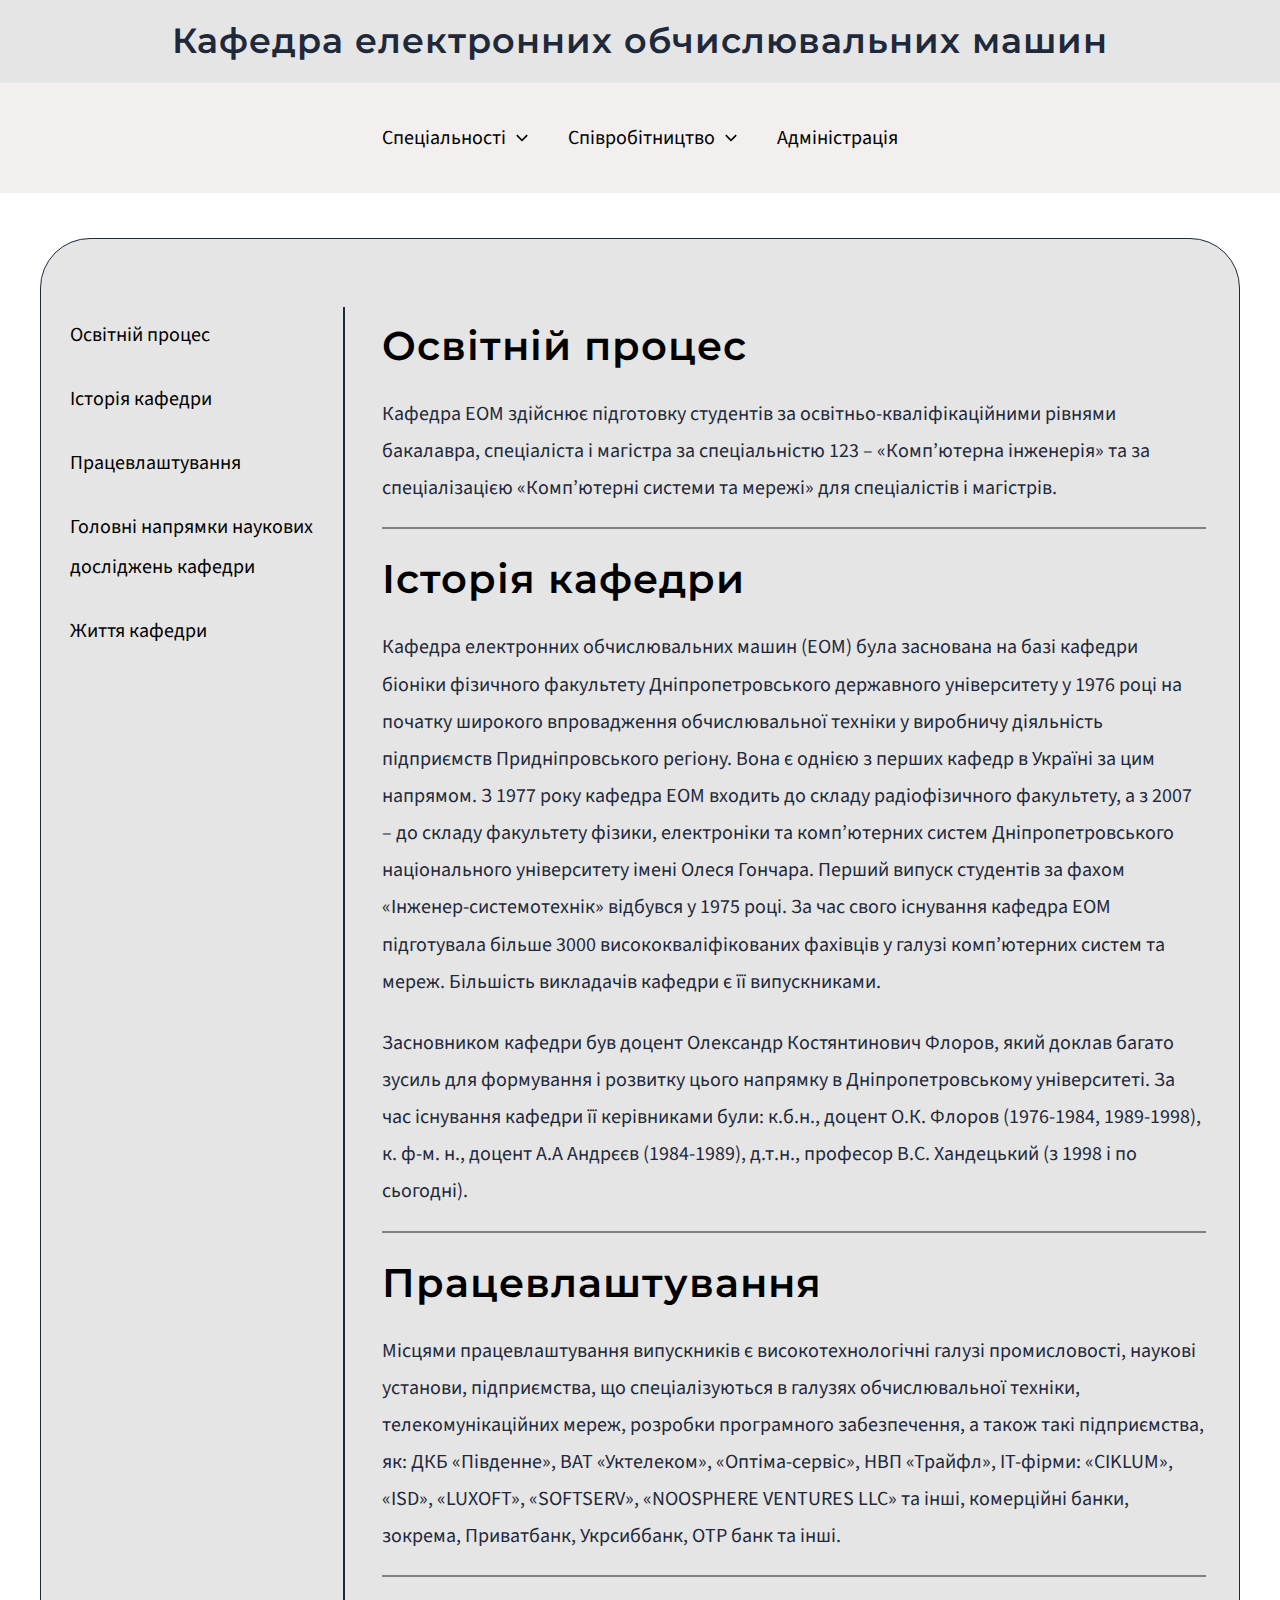
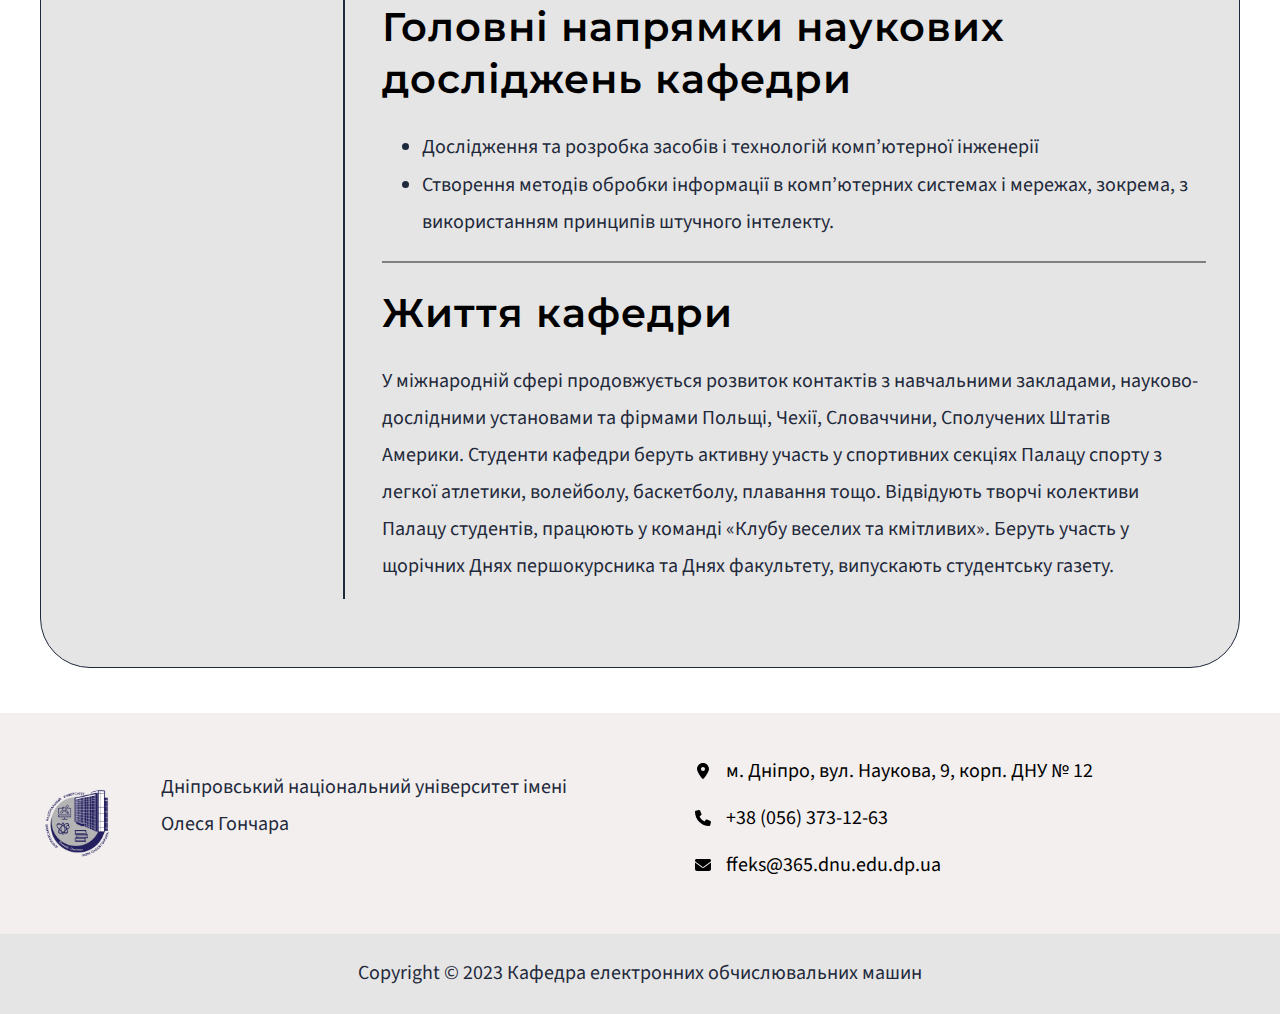
<file: index.html>
<!DOCTYPE html>
<html lang="uk">
<head>
<meta charset="UTF-8">
<meta name="viewport" content="width=device-width, initial-scale=1">
<link rel="profile" href="https://gmpg.org/xfn/11">

<title>Кафедра електронних обчислювальних машин</title>
<meta name="robots" content="max-image-preview:large">
<link rel="dns-prefetch" href="//fonts.googleapis.com">
<link rel="alternate" type="application/rss+xml" title="Кафедра електронних обчислювальних машин &raquo; стрічка" href="https://babaidi.github.io/keo/feed/">
<link rel="alternate" type="application/rss+xml" title="Кафедра електронних обчислювальних машин &raquo; Канал коментарів" href="https://babaidi.github.io/keo/comments/feed/">
<script>
window._wpemojiSettings = {"baseUrl":"https:\/\/s.w.org\/images\/core\/emoji\/14.0.0\/72x72\/","ext":".png","svgUrl":"https:\/\/s.w.org\/images\/core\/emoji\/14.0.0\/svg\/","svgExt":".svg","source":{"concatemoji":"https:\/\/babaidi.github.io\/keo\/wp-includes\/js\/wp-emoji-release.min.js?ver=6.2"}};
/*! This file is auto-generated */
!function(e,a,t){var n,r,o,i=a.createElement("canvas"),p=i.getContext&&i.getContext("2d");function s(e,t){p.clearRect(0,0,i.width,i.height),p.fillText(e,0,0);e=i.toDataURL();return p.clearRect(0,0,i.width,i.height),p.fillText(t,0,0),e===i.toDataURL()}function c(e){var t=a.createElement("script");t.src=e,t.defer=t.type="text/javascript",a.getElementsByTagName("head")[0].appendChild(t)}for(o=Array("flag","emoji"),t.supports={everything:!0,everythingExceptFlag:!0},r=0;r<o.length;r++)t.supports[o[r]]=function(e){if(p&&p.fillText)switch(p.textBaseline="top",p.font="600 32px Arial",e){case"flag":return s("🏳️‍⚧️","🏳️​⚧️")?!1:!s("🇺🇳","🇺​🇳")&&!s("🏴󠁧󠁢󠁥󠁮󠁧󠁿","🏴​󠁧​󠁢​󠁥​󠁮​󠁧​󠁿");case"emoji":return!s("🫱🏻‍🫲🏿","🫱🏻​🫲🏿")}return!1}(o[r]),t.supports.everything=t.supports.everything&&t.supports[o[r]],"flag"!==o[r]&&(t.supports.everythingExceptFlag=t.supports.everythingExceptFlag&&t.supports[o[r]]);t.supports.everythingExceptFlag=t.supports.everythingExceptFlag&&!t.supports.flag,t.DOMReady=!1,t.readyCallback=function(){t.DOMReady=!0},t.supports.everything||(n=function(){t.readyCallback()},a.addEventListener?(a.addEventListener("DOMContentLoaded",n,!1),e.addEventListener("load",n,!1)):(e.attachEvent("onload",n),a.attachEvent("onreadystatechange",function(){"complete"===a.readyState&&t.readyCallback()})),(e=t.source||{}).concatemoji?c(e.concatemoji):e.wpemoji&&e.twemoji&&(c(e.twemoji),c(e.wpemoji)))}(window,document,window._wpemojiSettings);
</script>
<style>img.wp-smiley,
img.emoji {
	display: inline !important;
	border: none !important;
	box-shadow: none !important;
	height: 1em !important;
	width: 1em !important;
	margin: 0 0.07em !important;
	vertical-align: -0.1em !important;
	background: none !important;
	padding: 0 !important;
}</style>
	<link rel="stylesheet" id="astra-theme-css-css" href="https://babaidi.github.io/keo/wp-content/themes/astra/assets/css/minified/main.min.css?ver=4.1.3" media="all">
<style id="astra-theme-css-inline-css">:root{--ast-container-default-xlg-padding:3em;--ast-container-default-lg-padding:3em;--ast-container-default-slg-padding:2em;--ast-container-default-md-padding:3em;--ast-container-default-sm-padding:3em;--ast-container-default-xs-padding:2.4em;--ast-container-default-xxs-padding:1.8em;--ast-code-block-background:#ECEFF3;--ast-comment-inputs-background:#F9FAFB;}html{font-size:125%;}a{color:var(--ast-global-color-0);}a:hover,a:focus{color:var(--ast-global-color-1);}body,button,input,select,textarea,.ast-button,.ast-custom-button{font-family:'Source Sans Pro',sans-serif;font-weight:inherit;font-size:20px;font-size:1rem;}blockquote{color:var(--ast-global-color-2);}h1,.entry-content h1,h2,.entry-content h2,h3,.entry-content h3,h4,.entry-content h4,h5,.entry-content h5,h6,.entry-content h6,.site-title,.site-title a{font-family:'Montserrat',sans-serif;font-weight:600;letter-spacing:1px;}.ast-site-identity .site-title a{color:var(--ast-global-color-2);}.ast-site-identity .site-title a:hover{color:var(--ast-global-color-8);}.site-title{font-size:35px;font-size:1.75rem;display:block;}.site-header .site-description{font-size:15px;font-size:0.75rem;display:none;}.entry-title{font-size:30px;font-size:1.5rem;}h1,.entry-content h1{font-size:48px;font-size:2.4rem;font-weight:600;font-family:'Montserrat',sans-serif;}h2,.entry-content h2{font-size:40px;font-size:2rem;font-weight:600;font-family:'Montserrat',sans-serif;}h3,.entry-content h3{font-size:32px;font-size:1.6rem;font-weight:600;font-family:'Montserrat',sans-serif;}h4,.entry-content h4{font-size:24px;font-size:1.2rem;font-weight:600;font-family:'Montserrat',sans-serif;}h5,.entry-content h5{font-size:20px;font-size:1rem;font-weight:600;font-family:'Montserrat',sans-serif;}h6,.entry-content h6{font-size:17px;font-size:0.85rem;font-weight:600;font-family:'Montserrat',sans-serif;}::selection{background-color:var(--ast-global-color-0);color:#ffffff;}body,h1,.entry-title a,.entry-content h1,h2,.entry-content h2,h3,.entry-content h3,h4,.entry-content h4,h5,.entry-content h5,h6,.entry-content h6{color:var(--ast-global-color-2);}.tagcloud a:hover,.tagcloud a:focus,.tagcloud a.current-item{color:#ffffff;border-color:var(--ast-global-color-0);background-color:var(--ast-global-color-0);}input:focus,input[type="text"]:focus,input[type="email"]:focus,input[type="url"]:focus,input[type="password"]:focus,input[type="reset"]:focus,input[type="search"]:focus,textarea:focus{border-color:var(--ast-global-color-0);}input[type="radio"]:checked,input[type=reset],input[type="checkbox"]:checked,input[type="checkbox"]:hover:checked,input[type="checkbox"]:focus:checked,input[type=range]::-webkit-slider-thumb{border-color:var(--ast-global-color-0);background-color:var(--ast-global-color-0);box-shadow:none;}.site-footer a:hover + .post-count,.site-footer a:focus + .post-count{background:var(--ast-global-color-0);border-color:var(--ast-global-color-0);}.single .nav-links .nav-previous,.single .nav-links .nav-next{color:var(--ast-global-color-0);}.entry-meta,.entry-meta *{line-height:1.45;color:var(--ast-global-color-0);}.entry-meta a:hover,.entry-meta a:hover *,.entry-meta a:focus,.entry-meta a:focus *,.page-links > .page-link,.page-links .page-link:hover,.post-navigation a:hover{color:var(--ast-global-color-1);}#cat option,.secondary .calendar_wrap thead a,.secondary .calendar_wrap thead a:visited{color:var(--ast-global-color-0);}.secondary .calendar_wrap #today,.ast-progress-val span{background:var(--ast-global-color-0);}.secondary a:hover + .post-count,.secondary a:focus + .post-count{background:var(--ast-global-color-0);border-color:var(--ast-global-color-0);}.calendar_wrap #today > a{color:#ffffff;}.page-links .page-link,.single .post-navigation a{color:var(--ast-global-color-0);}.ast-archive-title{color:var(--ast-global-color-8);}.widget-title{font-size:28px;font-size:1.4rem;color:var(--ast-global-color-8);}a:focus-visible,.ast-menu-toggle:focus-visible,.site .skip-link:focus-visible,.wp-block-loginout input:focus-visible,.wp-block-search.wp-block-search__button-inside .wp-block-search__inside-wrapper,.ast-header-navigation-arrow:focus-visible{outline-style:dotted;outline-color:inherit;outline-width:thin;border-color:transparent;}input:focus,input[type="text"]:focus,input[type="email"]:focus,input[type="url"]:focus,input[type="password"]:focus,input[type="reset"]:focus,input[type="search"]:focus,textarea:focus,.wp-block-search__input:focus,[data-section="section-header-mobile-trigger"] .ast-button-wrap .ast-mobile-menu-trigger-minimal:focus,.ast-mobile-popup-drawer.active .menu-toggle-close:focus,.woocommerce-ordering select.orderby:focus,#ast-scroll-top:focus,.woocommerce a.add_to_cart_button:focus,.woocommerce .button.single_add_to_cart_button:focus{border-style:dotted;border-color:inherit;border-width:thin;outline-color:transparent;}@media (max-width:921px){#ast-desktop-header{display:none;}}@media (min-width:921px){#ast-mobile-header{display:none;}}.wp-block-buttons.aligncenter{justify-content:center;}@media (max-width:921px){.ast-theme-transparent-header #primary,.ast-theme-transparent-header #secondary{padding:0;}}@media (max-width:921px){.ast-plain-container.ast-no-sidebar #primary{padding:0;}}.ast-plain-container.ast-no-sidebar #primary{margin-top:0;margin-bottom:0;}.wp-block-button.is-style-outline .wp-block-button__link{border-color:var(--ast-global-color-7);}div.wp-block-button.is-style-outline > .wp-block-button__link:not(.has-text-color),div.wp-block-button.wp-block-button__link.is-style-outline:not(.has-text-color){color:var(--ast-global-color-7);}.wp-block-button.is-style-outline .wp-block-button__link:hover,div.wp-block-button.is-style-outline .wp-block-button__link:focus,div.wp-block-button.is-style-outline > .wp-block-button__link:not(.has-text-color):hover,div.wp-block-button.wp-block-button__link.is-style-outline:not(.has-text-color):hover{color:var(--ast-global-color-2);background-color:var(--ast-global-color-7);border-color:var(--ast-global-color-7);}.post-page-numbers.current .page-link,.ast-pagination .page-numbers.current{color:#ffffff;border-color:var(--ast-global-color-0);background-color:var(--ast-global-color-0);border-radius:2px;}h1.widget-title{font-weight:600;}h2.widget-title{font-weight:600;}h3.widget-title{font-weight:600;}#page{display:flex;flex-direction:column;min-height:100vh;}.ast-404-layout-1 h1.page-title{color:var(--ast-global-color-2);}.single .post-navigation a{line-height:1em;height:inherit;}.error-404 .page-sub-title{font-size:1.5rem;font-weight:inherit;}.search .site-content .content-area .search-form{margin-bottom:0;}#page .site-content{flex-grow:1;}.widget{margin-bottom:3.5em;}#secondary li{line-height:1.5em;}#secondary .wp-block-group h2{margin-bottom:0.7em;}#secondary h2{font-size:1.7rem;}.ast-separate-container .ast-article-post,.ast-separate-container .ast-article-single,.ast-separate-container .ast-comment-list li.depth-1,.ast-separate-container .comment-respond{padding:3em;}.ast-separate-container .ast-comment-list li.depth-1,.hentry{margin-bottom:2em;}.ast-separate-container .ast-archive-description,.ast-separate-container .ast-author-box{background-color:var(--ast-global-color-5);border-bottom:1px solid var(--ast-border-color);}.ast-separate-container .comments-title{padding:2em 2em 0 2em;}.ast-page-builder-template .comment-form-textarea,.ast-comment-formwrap .ast-grid-common-col{padding:0;}.ast-comment-formwrap{padding:0 20px;display:inline-flex;column-gap:20px;}.archive.ast-page-builder-template .entry-header{margin-top:2em;}.ast-page-builder-template .ast-comment-formwrap{width:100%;}.entry-title{margin-bottom:0.5em;}.ast-archive-description p{font-size:inherit;font-weight:inherit;line-height:inherit;}@media (min-width:921px){.ast-left-sidebar.ast-page-builder-template #secondary,.archive.ast-right-sidebar.ast-page-builder-template .site-main{padding-left:20px;padding-right:20px;}}@media (max-width:544px){.ast-comment-formwrap.ast-row{column-gap:10px;display:inline-block;}#ast-commentform .ast-grid-common-col{position:relative;width:100%;}}@media (min-width:1201px){.ast-separate-container .ast-article-post,.ast-separate-container .ast-article-single,.ast-separate-container .ast-author-box,.ast-separate-container .ast-404-layout-1,.ast-separate-container .no-results{padding:3em;}}@media (max-width:921px){.ast-separate-container #primary,.ast-separate-container #secondary{padding:1.5em 0;}#primary,#secondary{padding:1.5em 0;margin:0;}.ast-left-sidebar #content > .ast-container{display:flex;flex-direction:column-reverse;width:100%;}}@media (min-width:922px){.ast-separate-container.ast-right-sidebar #primary,.ast-separate-container.ast-left-sidebar #primary{border:0;}.search-no-results.ast-separate-container #primary{margin-bottom:4em;}}.wp-block-button .wp-block-button__link{color:var(--ast-global-color-2);}.wp-block-button .wp-block-button__link:hover,.wp-block-button .wp-block-button__link:focus{color:var(--ast-global-color-2);background-color:var(--ast-global-color-7);border-color:var(--ast-global-color-7);}.wp-block-button .wp-block-button__link,.wp-block-search .wp-block-search__button,body .wp-block-file .wp-block-file__button{border-style:solid;border-top-width:0px;border-right-width:0px;border-left-width:0px;border-bottom-width:0px;border-color:var(--ast-global-color-7);background-color:var(--ast-global-color-7);color:var(--ast-global-color-2);font-family:inherit;font-weight:600;line-height:1em;font-size:20px;font-size:1rem;border-top-left-radius:50px;border-top-right-radius:50px;border-bottom-right-radius:50px;border-bottom-left-radius:50px;padding-top:20px;padding-right:40px;padding-bottom:20px;padding-left:40px;}@media (max-width:921px){.wp-block-button .wp-block-button__link,.wp-block-search .wp-block-search__button,body .wp-block-file .wp-block-file__button{padding-top:18px;padding-right:32px;padding-bottom:18px;padding-left:32px;}}@media (max-width:544px){.wp-block-button .wp-block-button__link,.wp-block-search .wp-block-search__button,body .wp-block-file .wp-block-file__button{padding-top:15px;padding-right:28px;padding-bottom:15px;padding-left:28px;}}.menu-toggle,button,.ast-button,.ast-custom-button,.button,input#submit,input[type="button"],input[type="submit"],input[type="reset"],form[CLASS*="wp-block-search__"].wp-block-search .wp-block-search__inside-wrapper .wp-block-search__button,body .wp-block-file .wp-block-file__button,.search .search-submit,.woocommerce a.button,.woocommerce button.button,.woocommerce .woocommerce-message a.button,.woocommerce #respond input#submit.alt,.woocommerce input.button.alt,.woocommerce input.button,.woocommerce input.button:disabled,.woocommerce input.button:disabled[disabled],.woocommerce input.button:disabled:hover,.woocommerce input.button:disabled[disabled]:hover,.woocommerce #respond input#submit,.woocommerce button.button.alt.disabled,.wc-block-grid__products .wc-block-grid__product .wp-block-button__link,.wc-block-grid__product-onsale,[CLASS*="wc-block"] button,.woocommerce-js .astra-cart-drawer .astra-cart-drawer-content .woocommerce-mini-cart__buttons .button:not(.checkout):not(.ast-continue-shopping),.woocommerce-js .astra-cart-drawer .astra-cart-drawer-content .woocommerce-mini-cart__buttons a.checkout,.woocommerce button.button.alt.disabled.wc-variation-selection-needed{border-style:solid;border-top-width:0px;border-right-width:0px;border-left-width:0px;border-bottom-width:0px;color:var(--ast-global-color-2);border-color:var(--ast-global-color-7);background-color:var(--ast-global-color-7);padding-top:20px;padding-right:40px;padding-bottom:20px;padding-left:40px;font-family:inherit;font-weight:600;font-size:20px;font-size:1rem;line-height:1em;border-top-left-radius:50px;border-top-right-radius:50px;border-bottom-right-radius:50px;border-bottom-left-radius:50px;}button:focus,.menu-toggle:hover,button:hover,.ast-button:hover,.ast-custom-button:hover .button:hover,.ast-custom-button:hover ,input[type=reset]:hover,input[type=reset]:focus,input#submit:hover,input#submit:focus,input[type="button"]:hover,input[type="button"]:focus,input[type="submit"]:hover,input[type="submit"]:focus,form[CLASS*="wp-block-search__"].wp-block-search .wp-block-search__inside-wrapper .wp-block-search__button:hover,form[CLASS*="wp-block-search__"].wp-block-search .wp-block-search__inside-wrapper .wp-block-search__button:focus,body .wp-block-file .wp-block-file__button:hover,body .wp-block-file .wp-block-file__button:focus,.woocommerce a.button:hover,.woocommerce button.button:hover,.woocommerce .woocommerce-message a.button:hover,.woocommerce #respond input#submit:hover,.woocommerce #respond input#submit.alt:hover,.woocommerce input.button.alt:hover,.woocommerce input.button:hover,.woocommerce button.button.alt.disabled:hover,.wc-block-grid__products .wc-block-grid__product .wp-block-button__link:hover,[CLASS*="wc-block"] button:hover,.woocommerce-js .astra-cart-drawer .astra-cart-drawer-content .woocommerce-mini-cart__buttons .button:not(.checkout):not(.ast-continue-shopping):hover,.woocommerce-js .astra-cart-drawer .astra-cart-drawer-content .woocommerce-mini-cart__buttons a.checkout:hover,.woocommerce button.button.alt.disabled.wc-variation-selection-needed:hover{color:var(--ast-global-color-2);background-color:var(--ast-global-color-7);border-color:var(--ast-global-color-7);}form[CLASS*="wp-block-search__"].wp-block-search .wp-block-search__inside-wrapper .wp-block-search__button.has-icon{padding-top:calc(20px - 3px);padding-right:calc(40px - 3px);padding-bottom:calc(20px - 3px);padding-left:calc(40px - 3px);}@media (max-width:921px){.menu-toggle,button,.ast-button,.ast-custom-button,.button,input#submit,input[type="button"],input[type="submit"],input[type="reset"],form[CLASS*="wp-block-search__"].wp-block-search .wp-block-search__inside-wrapper .wp-block-search__button,body .wp-block-file .wp-block-file__button,.search .search-submit,.woocommerce a.button,.woocommerce button.button,.woocommerce .woocommerce-message a.button,.woocommerce #respond input#submit.alt,.woocommerce input.button.alt,.woocommerce input.button,.woocommerce input.button:disabled,.woocommerce input.button:disabled[disabled],.woocommerce input.button:disabled:hover,.woocommerce input.button:disabled[disabled]:hover,.woocommerce #respond input#submit,.woocommerce button.button.alt.disabled,.wc-block-grid__products .wc-block-grid__product .wp-block-button__link,.wc-block-grid__product-onsale,[CLASS*="wc-block"] button,.woocommerce-js .astra-cart-drawer .astra-cart-drawer-content .woocommerce-mini-cart__buttons .button:not(.checkout):not(.ast-continue-shopping),.woocommerce-js .astra-cart-drawer .astra-cart-drawer-content .woocommerce-mini-cart__buttons a.checkout,.woocommerce button.button.alt.disabled.wc-variation-selection-needed{padding-top:18px;padding-right:32px;padding-bottom:18px;padding-left:32px;}}@media (max-width:544px){.menu-toggle,button,.ast-button,.ast-custom-button,.button,input#submit,input[type="button"],input[type="submit"],input[type="reset"],form[CLASS*="wp-block-search__"].wp-block-search .wp-block-search__inside-wrapper .wp-block-search__button,body .wp-block-file .wp-block-file__button,.search .search-submit,.woocommerce a.button,.woocommerce button.button,.woocommerce .woocommerce-message a.button,.woocommerce #respond input#submit.alt,.woocommerce input.button.alt,.woocommerce input.button,.woocommerce input.button:disabled,.woocommerce input.button:disabled[disabled],.woocommerce input.button:disabled:hover,.woocommerce input.button:disabled[disabled]:hover,.woocommerce #respond input#submit,.woocommerce button.button.alt.disabled,.wc-block-grid__products .wc-block-grid__product .wp-block-button__link,.wc-block-grid__product-onsale,[CLASS*="wc-block"] button,.woocommerce-js .astra-cart-drawer .astra-cart-drawer-content .woocommerce-mini-cart__buttons .button:not(.checkout):not(.ast-continue-shopping),.woocommerce-js .astra-cart-drawer .astra-cart-drawer-content .woocommerce-mini-cart__buttons a.checkout,.woocommerce button.button.alt.disabled.wc-variation-selection-needed{padding-top:15px;padding-right:28px;padding-bottom:15px;padding-left:28px;}}@media (max-width:921px){.ast-mobile-header-stack .main-header-bar .ast-search-menu-icon{display:inline-block;}.ast-header-break-point.ast-header-custom-item-outside .ast-mobile-header-stack .main-header-bar .ast-search-icon{margin:0;}.ast-comment-avatar-wrap img{max-width:2.5em;}.ast-separate-container .ast-comment-list li.depth-1{padding:1.5em 2.14em;}.ast-separate-container .comment-respond{padding:2em 2.14em;}.ast-comment-meta{padding:0 1.8888em 1.3333em;}}@media (min-width:544px){.ast-container{max-width:100%;}}@media (max-width:544px){.ast-separate-container .ast-article-post,.ast-separate-container .ast-article-single,.ast-separate-container .comments-title,.ast-separate-container .ast-archive-description{padding:1.5em 1em;}.ast-separate-container #content .ast-container{padding-left:0.54em;padding-right:0.54em;}.ast-separate-container .ast-comment-list li.depth-1{padding:1.5em 1em;margin-bottom:1.5em;}.ast-separate-container .ast-comment-list .bypostauthor{padding:.5em;}.ast-search-menu-icon.ast-dropdown-active .search-field{width:170px;}}@media (max-width:921px){.widget-title{font-size:24px;font-size:1.4117647058824rem;}body,button,input,select,textarea,.ast-button,.ast-custom-button{font-size:17px;font-size:0.85rem;}#secondary,#secondary button,#secondary input,#secondary select,#secondary textarea{font-size:17px;font-size:0.85rem;}.site-title{font-size:20px;font-size:1rem;display:block;}.site-header .site-description{display:none;}.entry-title{font-size:30px;}h1,.entry-content h1{font-size:36px;}h2,.entry-content h2{font-size:30px;}h3,.entry-content h3{font-size:25px;}h4,.entry-content h4{font-size:20px;font-size:1rem;}h5,.entry-content h5{font-size:17px;font-size:0.85rem;}h6,.entry-content h6{font-size:15px;font-size:0.75rem;}}@media (max-width:544px){.widget-title{font-size:24px;font-size:1.4117647058824rem;}body,button,input,select,textarea,.ast-button,.ast-custom-button{font-size:17px;font-size:0.85rem;}#secondary,#secondary button,#secondary input,#secondary select,#secondary textarea{font-size:17px;font-size:0.85rem;}.site-title{font-size:13px;font-size:0.65rem;display:block;}.site-header .site-description{display:none;}.entry-title{font-size:30px;}h1,.entry-content h1{font-size:32px;}h2,.entry-content h2{font-size:26px;}h3,.entry-content h3{font-size:22px;}h4,.entry-content h4{font-size:18px;font-size:0.9rem;}h5,.entry-content h5{font-size:15px;font-size:0.75rem;}h6,.entry-content h6{font-size:13px;font-size:0.65rem;}}@media (max-width:544px){html{font-size:125%;}}@media (min-width:922px){.ast-container{max-width:1240px;}}@media (min-width:922px){.site-content .ast-container{display:flex;}}@media (max-width:921px){.site-content .ast-container{flex-direction:column;}}@media (min-width:922px){.main-header-menu .sub-menu .menu-item.ast-left-align-sub-menu:hover > .sub-menu,.main-header-menu .sub-menu .menu-item.ast-left-align-sub-menu.focus > .sub-menu{margin-left:-0px;}}blockquote,cite {font-style: initial;}.wp-block-file {display: flex;align-items: center;flex-wrap: wrap;justify-content: space-between;}.wp-block-pullquote {border: none;}.wp-block-pullquote blockquote::before {content: "\201D";font-family: "Helvetica",sans-serif;display: flex;transform: rotate( 180deg );font-size: 6rem;font-style: normal;line-height: 1;font-weight: bold;align-items: center;justify-content: center;}.has-text-align-right > blockquote::before {justify-content: flex-start;}.has-text-align-left > blockquote::before {justify-content: flex-end;}figure.wp-block-pullquote.is-style-solid-color blockquote {max-width: 100%;text-align: inherit;}html body {--wp--custom--ast-default-block-top-padding: 100px;--wp--custom--ast-default-block-right-padding: 80px;--wp--custom--ast-default-block-bottom-padding: 100px;--wp--custom--ast-default-block-left-padding: 80px;--wp--custom--ast-container-width: 1200px;--wp--custom--ast-content-width-size: 1200px;--wp--custom--ast-wide-width-size: calc(1200px + var(--wp--custom--ast-default-block-left-padding) + var(--wp--custom--ast-default-block-right-padding));}.ast-narrow-container {--wp--custom--ast-content-width-size: 750px;--wp--custom--ast-wide-width-size: 750px;}@media(max-width: 921px) {html body {--wp--custom--ast-default-block-top-padding: 50px;--wp--custom--ast-default-block-right-padding: 50px;--wp--custom--ast-default-block-bottom-padding: 50px;--wp--custom--ast-default-block-left-padding: 50px;}}@media(max-width: 544px) {html body {--wp--custom--ast-default-block-top-padding: 50px;--wp--custom--ast-default-block-right-padding: 30px;--wp--custom--ast-default-block-bottom-padding: 50px;--wp--custom--ast-default-block-left-padding: 30px;}}.entry-content > .wp-block-group,.entry-content > .wp-block-cover,.entry-content > .wp-block-columns {padding-top: var(--wp--custom--ast-default-block-top-padding);padding-right: var(--wp--custom--ast-default-block-right-padding);padding-bottom: var(--wp--custom--ast-default-block-bottom-padding);padding-left: var(--wp--custom--ast-default-block-left-padding);}.ast-plain-container.ast-no-sidebar .entry-content > .alignfull,.ast-page-builder-template .ast-no-sidebar .entry-content > .alignfull {margin-left: calc( -50vw + 50%);margin-right: calc( -50vw + 50%);max-width: 100vw;width: 100vw;}.ast-plain-container.ast-no-sidebar .entry-content .alignfull .alignfull,.ast-page-builder-template.ast-no-sidebar .entry-content .alignfull .alignfull,.ast-plain-container.ast-no-sidebar .entry-content .alignfull .alignwide,.ast-page-builder-template.ast-no-sidebar .entry-content .alignfull .alignwide,.ast-plain-container.ast-no-sidebar .entry-content .alignwide .alignfull,.ast-page-builder-template.ast-no-sidebar .entry-content .alignwide .alignfull,.ast-plain-container.ast-no-sidebar .entry-content .alignwide .alignwide,.ast-page-builder-template.ast-no-sidebar .entry-content .alignwide .alignwide,.ast-plain-container.ast-no-sidebar .entry-content .wp-block-column .alignfull,.ast-page-builder-template.ast-no-sidebar .entry-content .wp-block-column .alignfull,.ast-plain-container.ast-no-sidebar .entry-content .wp-block-column .alignwide,.ast-page-builder-template.ast-no-sidebar .entry-content .wp-block-column .alignwide {margin-left: auto;margin-right: auto;width: 100%;}[ast-blocks-layout] .wp-block-separator:not(.is-style-dots) {height: 0;}[ast-blocks-layout] .wp-block-separator {margin: 20px auto;}[ast-blocks-layout] .wp-block-separator:not(.is-style-wide):not(.is-style-dots) {max-width: 100px;}[ast-blocks-layout] .wp-block-separator.has-background {padding: 0;}.entry-content[ast-blocks-layout] > * {max-width: var(--wp--custom--ast-content-width-size);margin-left: auto;margin-right: auto;}.entry-content[ast-blocks-layout] > .alignwide {max-width: var(--wp--custom--ast-wide-width-size);}.entry-content[ast-blocks-layout] .alignfull {max-width: none;}.entry-content .wp-block-columns {margin-bottom: 0;}blockquote {margin: 1.5em;border: none;}.wp-block-quote:not(.has-text-align-right):not(.has-text-align-center) {border-left: 5px solid rgba(0,0,0,0.05);}.has-text-align-right > blockquote,blockquote.has-text-align-right {border-right: 5px solid rgba(0,0,0,0.05);}.has-text-align-left > blockquote,blockquote.has-text-align-left {border-left: 5px solid rgba(0,0,0,0.05);}.wp-block-site-tagline,.wp-block-latest-posts .read-more {margin-top: 15px;}.wp-block-loginout p label {display: block;}.wp-block-loginout p:not(.login-remember):not(.login-submit) input {width: 100%;}.wp-block-loginout input:focus {border-color: transparent;}.wp-block-loginout input:focus {outline: thin dotted;}.entry-content .wp-block-media-text .wp-block-media-text__content {padding: 0 0 0 8%;}.entry-content .wp-block-media-text.has-media-on-the-right .wp-block-media-text__content {padding: 0 8% 0 0;}.entry-content .wp-block-media-text.has-background .wp-block-media-text__content {padding: 8%;}.entry-content .wp-block-cover:not([class*="background-color"]) .wp-block-cover__inner-container,.entry-content .wp-block-cover:not([class*="background-color"]) .wp-block-cover-image-text,.entry-content .wp-block-cover:not([class*="background-color"]) .wp-block-cover-text,.entry-content .wp-block-cover-image:not([class*="background-color"]) .wp-block-cover__inner-container,.entry-content .wp-block-cover-image:not([class*="background-color"]) .wp-block-cover-image-text,.entry-content .wp-block-cover-image:not([class*="background-color"]) .wp-block-cover-text {color: var(--ast-global-color-5);}.wp-block-loginout .login-remember input {width: 1.1rem;height: 1.1rem;margin: 0 5px 4px 0;vertical-align: middle;}.wp-block-latest-posts > li > *:first-child,.wp-block-latest-posts:not(.is-grid) > li:first-child {margin-top: 0;}.wp-block-search__inside-wrapper .wp-block-search__input {padding: 0 10px;color: var(--ast-global-color-3);background: var(--ast-global-color-5);border-color: var(--ast-border-color);}.wp-block-latest-posts .read-more {margin-bottom: 1.5em;}.wp-block-search__no-button .wp-block-search__inside-wrapper .wp-block-search__input {padding-top: 5px;padding-bottom: 5px;}.wp-block-latest-posts .wp-block-latest-posts__post-date,.wp-block-latest-posts .wp-block-latest-posts__post-author {font-size: 1rem;}.wp-block-latest-posts > li > *,.wp-block-latest-posts:not(.is-grid) > li {margin-top: 12px;margin-bottom: 12px;}.ast-page-builder-template .entry-content[ast-blocks-layout] > *,.ast-page-builder-template .entry-content[ast-blocks-layout] > .alignfull > * {max-width: none;}.ast-page-builder-template .entry-content[ast-blocks-layout] > .alignwide > * {max-width: var(--wp--custom--ast-wide-width-size);}.ast-page-builder-template .entry-content[ast-blocks-layout] > .inherit-container-width > *,.ast-page-builder-template .entry-content[ast-blocks-layout] > * > *,.entry-content[ast-blocks-layout] > .wp-block-cover .wp-block-cover__inner-container {max-width: var(--wp--custom--ast-content-width-size);margin-left: auto;margin-right: auto;}.entry-content[ast-blocks-layout] .wp-block-cover:not(.alignleft):not(.alignright) {width: auto;}@media(max-width: 1200px) {.ast-separate-container .entry-content > .alignfull,.ast-separate-container .entry-content[ast-blocks-layout] > .alignwide,.ast-plain-container .entry-content[ast-blocks-layout] > .alignwide,.ast-plain-container .entry-content .alignfull {margin-left: calc(-1 * min(var(--ast-container-default-xlg-padding),20px)) ;margin-right: calc(-1 * min(var(--ast-container-default-xlg-padding),20px));}}@media(min-width: 1201px) {.ast-separate-container .entry-content > .alignfull {margin-left: calc(-1 * var(--ast-container-default-xlg-padding) );margin-right: calc(-1 * var(--ast-container-default-xlg-padding) );}.ast-separate-container .entry-content[ast-blocks-layout] > .alignwide,.ast-plain-container .entry-content[ast-blocks-layout] > .alignwide {margin-left: calc(-1 * var(--wp--custom--ast-default-block-left-padding) );margin-right: calc(-1 * var(--wp--custom--ast-default-block-right-padding) );}}@media(min-width: 921px) {.ast-separate-container .entry-content .wp-block-group.alignwide:not(.inherit-container-width) > :where(:not(.alignleft):not(.alignright)),.ast-plain-container .entry-content .wp-block-group.alignwide:not(.inherit-container-width) > :where(:not(.alignleft):not(.alignright)) {max-width: calc( var(--wp--custom--ast-content-width-size) + 80px );}.ast-plain-container.ast-right-sidebar .entry-content[ast-blocks-layout] .alignfull,.ast-plain-container.ast-left-sidebar .entry-content[ast-blocks-layout] .alignfull {margin-left: -60px;margin-right: -60px;}}@media(min-width: 544px) {.entry-content > .alignleft {margin-right: 20px;}.entry-content > .alignright {margin-left: 20px;}}@media (max-width:544px){.wp-block-columns .wp-block-column:not(:last-child){margin-bottom:20px;}.wp-block-latest-posts{margin:0;}}@media( max-width: 600px ) {.entry-content .wp-block-media-text .wp-block-media-text__content,.entry-content .wp-block-media-text.has-media-on-the-right .wp-block-media-text__content {padding: 8% 0 0;}.entry-content .wp-block-media-text.has-background .wp-block-media-text__content {padding: 8%;}}.ast-narrow-container .site-content .wp-block-uagb-image--align-full .wp-block-uagb-image__figure {max-width: 100%;margin-left: auto;margin-right: auto;}.entry-content ul,.entry-content ol {padding: revert;margin: revert;}:root .has-ast-global-color-0-color{color:var(--ast-global-color-0);}:root .has-ast-global-color-0-background-color{background-color:var(--ast-global-color-0);}:root .wp-block-button .has-ast-global-color-0-color{color:var(--ast-global-color-0);}:root .wp-block-button .has-ast-global-color-0-background-color{background-color:var(--ast-global-color-0);}:root .has-ast-global-color-1-color{color:var(--ast-global-color-1);}:root .has-ast-global-color-1-background-color{background-color:var(--ast-global-color-1);}:root .wp-block-button .has-ast-global-color-1-color{color:var(--ast-global-color-1);}:root .wp-block-button .has-ast-global-color-1-background-color{background-color:var(--ast-global-color-1);}:root .has-ast-global-color-2-color{color:var(--ast-global-color-2);}:root .has-ast-global-color-2-background-color{background-color:var(--ast-global-color-2);}:root .wp-block-button .has-ast-global-color-2-color{color:var(--ast-global-color-2);}:root .wp-block-button .has-ast-global-color-2-background-color{background-color:var(--ast-global-color-2);}:root .has-ast-global-color-3-color{color:var(--ast-global-color-3);}:root .has-ast-global-color-3-background-color{background-color:var(--ast-global-color-3);}:root .wp-block-button .has-ast-global-color-3-color{color:var(--ast-global-color-3);}:root .wp-block-button .has-ast-global-color-3-background-color{background-color:var(--ast-global-color-3);}:root .has-ast-global-color-4-color{color:var(--ast-global-color-4);}:root .has-ast-global-color-4-background-color{background-color:var(--ast-global-color-4);}:root .wp-block-button .has-ast-global-color-4-color{color:var(--ast-global-color-4);}:root .wp-block-button .has-ast-global-color-4-background-color{background-color:var(--ast-global-color-4);}:root .has-ast-global-color-5-color{color:var(--ast-global-color-5);}:root .has-ast-global-color-5-background-color{background-color:var(--ast-global-color-5);}:root .wp-block-button .has-ast-global-color-5-color{color:var(--ast-global-color-5);}:root .wp-block-button .has-ast-global-color-5-background-color{background-color:var(--ast-global-color-5);}:root .has-ast-global-color-6-color{color:var(--ast-global-color-6);}:root .has-ast-global-color-6-background-color{background-color:var(--ast-global-color-6);}:root .wp-block-button .has-ast-global-color-6-color{color:var(--ast-global-color-6);}:root .wp-block-button .has-ast-global-color-6-background-color{background-color:var(--ast-global-color-6);}:root .has-ast-global-color-7-color{color:var(--ast-global-color-7);}:root .has-ast-global-color-7-background-color{background-color:var(--ast-global-color-7);}:root .wp-block-button .has-ast-global-color-7-color{color:var(--ast-global-color-7);}:root .wp-block-button .has-ast-global-color-7-background-color{background-color:var(--ast-global-color-7);}:root .has-ast-global-color-8-color{color:var(--ast-global-color-8);}:root .has-ast-global-color-8-background-color{background-color:var(--ast-global-color-8);}:root .wp-block-button .has-ast-global-color-8-color{color:var(--ast-global-color-8);}:root .wp-block-button .has-ast-global-color-8-background-color{background-color:var(--ast-global-color-8);}:root{--ast-global-color-0:#060097;--ast-global-color-1:#c10fff;--ast-global-color-2:#1e293b;--ast-global-color-3:#67768e;--ast-global-color-4:#f3efef;--ast-global-color-5:#f8f5f3;--ast-global-color-6:#e6e5e5;--ast-global-color-7:#ffcd57;--ast-global-color-8:#000000;}:root {--ast-border-color : var(--ast-global-color-6);}.ast-single-entry-banner {-js-display: flex;display: flex;flex-direction: column;justify-content: center;text-align: center;position: relative;background: #eeeeee;}.ast-single-entry-banner[data-banner-layout="layout-1"] {max-width: 1200px;background: inherit;padding: 20px 0;}.ast-single-entry-banner[data-banner-width-type="custom"] {margin: 0 auto;width: 100%;}.ast-single-entry-banner + .site-content .entry-header {margin-bottom: 0;}header.entry-header .entry-title{font-weight:600;font-size:32px;font-size:1.6rem;}header.entry-header > *:not(:last-child){margin-bottom:10px;}.ast-archive-entry-banner {-js-display: flex;display: flex;flex-direction: column;justify-content: center;text-align: center;position: relative;background: #eeeeee;}.ast-archive-entry-banner[data-banner-width-type="custom"] {margin: 0 auto;width: 100%;}.ast-archive-entry-banner[data-banner-layout="layout-1"] {background: inherit;padding: 20px 0;text-align: left;}body.archive .ast-archive-description{max-width:1200px;width:100%;text-align:left;padding-top:3em;padding-right:3em;padding-bottom:3em;padding-left:3em;}body.archive .ast-archive-description .ast-archive-title,body.archive .ast-archive-description .ast-archive-title *{font-weight:600;font-size:32px;font-size:1.6rem;}body.archive .ast-archive-description > *:not(:last-child){margin-bottom:10px;}@media (max-width:921px){body.archive .ast-archive-description{text-align:left;}}@media (max-width:544px){body.archive .ast-archive-description{text-align:left;}}.ast-breadcrumbs .trail-browse,.ast-breadcrumbs .trail-items,.ast-breadcrumbs .trail-items li{display:inline-block;margin:0;padding:0;border:none;background:inherit;text-indent:0;}.ast-breadcrumbs .trail-browse{font-size:inherit;font-style:inherit;font-weight:inherit;color:inherit;}.ast-breadcrumbs .trail-items{list-style:none;}.trail-items li::after{padding:0 0.3em;content:"\00bb";}.trail-items li:last-of-type::after{display:none;}h1,.entry-content h1,h2,.entry-content h2,h3,.entry-content h3,h4,.entry-content h4,h5,.entry-content h5,h6,.entry-content h6{color:var(--ast-global-color-8);}.entry-title a{color:var(--ast-global-color-8);}@media (max-width:921px){.ast-builder-grid-row-container.ast-builder-grid-row-tablet-3-firstrow .ast-builder-grid-row > *:first-child,.ast-builder-grid-row-container.ast-builder-grid-row-tablet-3-lastrow .ast-builder-grid-row > *:last-child{grid-column:1 / -1;}}@media (max-width:544px){.ast-builder-grid-row-container.ast-builder-grid-row-mobile-3-firstrow .ast-builder-grid-row > *:first-child,.ast-builder-grid-row-container.ast-builder-grid-row-mobile-3-lastrow .ast-builder-grid-row > *:last-child{grid-column:1 / -1;}}.ast-builder-layout-element[data-section="title_tagline"]{display:flex;}@media (max-width:921px){.ast-header-break-point .ast-builder-layout-element[data-section="title_tagline"]{display:flex;}}@media (max-width:544px){.ast-header-break-point .ast-builder-layout-element[data-section="title_tagline"]{display:flex;}}.ast-builder-menu-1{font-family:inherit;font-weight:inherit;}.ast-builder-menu-1 .menu-item > .menu-link{color:var(--ast-global-color-8);}.ast-builder-menu-1 .menu-item > .ast-menu-toggle{color:var(--ast-global-color-8);}.ast-builder-menu-1 .menu-item:hover > .menu-link,.ast-builder-menu-1 .inline-on-mobile .menu-item:hover > .ast-menu-toggle{color:var(--ast-global-color-8);}.ast-builder-menu-1 .menu-item:hover > .ast-menu-toggle{color:var(--ast-global-color-8);}.ast-builder-menu-1 .menu-item.current-menu-item > .menu-link,.ast-builder-menu-1 .inline-on-mobile .menu-item.current-menu-item > .ast-menu-toggle,.ast-builder-menu-1 .current-menu-ancestor > .menu-link{color:var(--ast-global-color-8);}.ast-builder-menu-1 .menu-item.current-menu-item > .ast-menu-toggle{color:var(--ast-global-color-8);}.ast-builder-menu-1 .sub-menu,.ast-builder-menu-1 .inline-on-mobile .sub-menu{border-top-width:2px;border-bottom-width:0px;border-right-width:0px;border-left-width:0px;border-color:var(--ast-global-color-0);border-style:solid;}.ast-builder-menu-1 .main-header-menu > .menu-item > .sub-menu,.ast-builder-menu-1 .main-header-menu > .menu-item > .astra-full-megamenu-wrapper{margin-top:0px;}.ast-desktop .ast-builder-menu-1 .main-header-menu > .menu-item > .sub-menu:before,.ast-desktop .ast-builder-menu-1 .main-header-menu > .menu-item > .astra-full-megamenu-wrapper:before{height:calc( 0px + 5px );}.ast-desktop .ast-builder-menu-1 .menu-item .sub-menu .menu-link{border-style:none;}@media (max-width:921px){.ast-header-break-point .ast-builder-menu-1 .menu-item.menu-item-has-children > .ast-menu-toggle{top:0;}.ast-builder-menu-1 .menu-item-has-children > .menu-link:after{content:unset;}.ast-builder-menu-1 .main-header-menu > .menu-item > .sub-menu,.ast-builder-menu-1 .main-header-menu > .menu-item > .astra-full-megamenu-wrapper{margin-top:0;}}@media (max-width:544px){.ast-header-break-point .ast-builder-menu-1 .menu-item.menu-item-has-children > .ast-menu-toggle{top:0;}.ast-builder-menu-1 .main-header-menu > .menu-item > .sub-menu,.ast-builder-menu-1 .main-header-menu > .menu-item > .astra-full-megamenu-wrapper{margin-top:0;}}.ast-builder-menu-1{display:flex;}@media (max-width:921px){.ast-header-break-point .ast-builder-menu-1{display:flex;}}@media (max-width:544px){.ast-header-break-point .ast-builder-menu-1{display:flex;}}.site-below-footer-wrap{padding-top:20px;padding-bottom:20px;}.site-below-footer-wrap[data-section="section-below-footer-builder"]{background-color:var(--ast-global-color-6);;background-image:none;;min-height:80px;}.site-below-footer-wrap[data-section="section-below-footer-builder"] .ast-builder-grid-row{max-width:1200px;margin-left:auto;margin-right:auto;}.site-below-footer-wrap[data-section="section-below-footer-builder"] .ast-builder-grid-row,.site-below-footer-wrap[data-section="section-below-footer-builder"] .site-footer-section{align-items:flex-start;}.site-below-footer-wrap[data-section="section-below-footer-builder"].ast-footer-row-inline .site-footer-section{display:flex;margin-bottom:0;}.ast-builder-grid-row-full .ast-builder-grid-row{grid-template-columns:1fr;}@media (max-width:921px){.site-below-footer-wrap[data-section="section-below-footer-builder"]{background-color:var(--ast-global-color-6);;background-image:none;;}.site-below-footer-wrap[data-section="section-below-footer-builder"].ast-footer-row-tablet-inline .site-footer-section{display:flex;margin-bottom:0;}.site-below-footer-wrap[data-section="section-below-footer-builder"].ast-footer-row-tablet-stack .site-footer-section{display:block;margin-bottom:10px;}.ast-builder-grid-row-container.ast-builder-grid-row-tablet-full .ast-builder-grid-row{grid-template-columns:1fr;}}@media (max-width:544px){.site-below-footer-wrap[data-section="section-below-footer-builder"].ast-footer-row-mobile-inline .site-footer-section{display:flex;margin-bottom:0;}.site-below-footer-wrap[data-section="section-below-footer-builder"].ast-footer-row-mobile-stack .site-footer-section{display:block;margin-bottom:10px;}.ast-builder-grid-row-container.ast-builder-grid-row-mobile-full .ast-builder-grid-row{grid-template-columns:1fr;}}.site-below-footer-wrap[data-section="section-below-footer-builder"]{display:grid;}@media (max-width:921px){.ast-header-break-point .site-below-footer-wrap[data-section="section-below-footer-builder"]{display:grid;}}@media (max-width:544px){.ast-header-break-point .site-below-footer-wrap[data-section="section-below-footer-builder"]{display:grid;}}.ast-footer-copyright{text-align:center;}.ast-footer-copyright {color:var(--ast-global-color-2);}@media (max-width:921px){.ast-footer-copyright{text-align:center;}}@media (max-width:544px){.ast-footer-copyright{text-align:center;}}.ast-footer-copyright.ast-builder-layout-element{display:flex;}@media (max-width:921px){.ast-header-break-point .ast-footer-copyright.ast-builder-layout-element{display:flex;}}@media (max-width:544px){.ast-header-break-point .ast-footer-copyright.ast-builder-layout-element{display:flex;}}.site-above-footer-wrap{padding-top:20px;padding-bottom:20px;}.site-above-footer-wrap[data-section="section-above-footer-builder"]{background-color:var(--ast-global-color-4);;background-image:none;;min-height:60px;}.site-above-footer-wrap[data-section="section-above-footer-builder"] .ast-builder-grid-row{max-width:100%;padding-left:35px;padding-right:35px;}.site-above-footer-wrap[data-section="section-above-footer-builder"] .ast-builder-grid-row,.site-above-footer-wrap[data-section="section-above-footer-builder"] .site-footer-section{align-items:center;}.site-above-footer-wrap[data-section="section-above-footer-builder"].ast-footer-row-inline .site-footer-section{display:flex;margin-bottom:0;}.ast-builder-grid-row-2-equal .ast-builder-grid-row{grid-template-columns:repeat( 2,1fr );}@media (max-width:921px){.site-above-footer-wrap[data-section="section-above-footer-builder"].ast-footer-row-tablet-inline .site-footer-section{display:flex;margin-bottom:0;}.site-above-footer-wrap[data-section="section-above-footer-builder"].ast-footer-row-tablet-stack .site-footer-section{display:block;margin-bottom:10px;}.ast-builder-grid-row-container.ast-builder-grid-row-tablet-2-equal .ast-builder-grid-row{grid-template-columns:repeat( 2,1fr );}}@media (max-width:544px){.site-above-footer-wrap[data-section="section-above-footer-builder"].ast-footer-row-mobile-inline .site-footer-section{display:flex;margin-bottom:0;}.site-above-footer-wrap[data-section="section-above-footer-builder"].ast-footer-row-mobile-stack .site-footer-section{display:block;margin-bottom:10px;}.ast-builder-grid-row-container.ast-builder-grid-row-mobile-full .ast-builder-grid-row{grid-template-columns:1fr;}}.site-above-footer-wrap[data-section="section-above-footer-builder"]{display:grid;}@media (max-width:921px){.ast-header-break-point .site-above-footer-wrap[data-section="section-above-footer-builder"]{display:grid;}}@media (max-width:544px){.ast-header-break-point .site-above-footer-wrap[data-section="section-above-footer-builder"]{display:grid;}}.site-footer{background-color:var(--ast-global-color-8);;background-image:none;;}.footer-widget-area[data-section="sidebar-widgets-footer-widget-1"].footer-widget-area-inner{text-align:left;}@media (max-width:921px){.footer-widget-area[data-section="sidebar-widgets-footer-widget-1"].footer-widget-area-inner{text-align:center;}}@media (max-width:544px){.footer-widget-area[data-section="sidebar-widgets-footer-widget-1"].footer-widget-area-inner{text-align:center;}}.footer-widget-area[data-section="sidebar-widgets-footer-widget-2"].footer-widget-area-inner{text-align:left;}@media (max-width:921px){.footer-widget-area[data-section="sidebar-widgets-footer-widget-2"].footer-widget-area-inner{text-align:center;}}@media (max-width:544px){.footer-widget-area[data-section="sidebar-widgets-footer-widget-2"].footer-widget-area-inner{text-align:center;}}.footer-widget-area.widget-area.site-footer-focus-item{width:auto;}.footer-widget-area[data-section="sidebar-widgets-footer-widget-1"]{display:block;}@media (max-width:921px){.ast-header-break-point .footer-widget-area[data-section="sidebar-widgets-footer-widget-1"]{display:block;}}@media (max-width:544px){.ast-header-break-point .footer-widget-area[data-section="sidebar-widgets-footer-widget-1"]{display:block;}}.footer-widget-area[data-section="sidebar-widgets-footer-widget-2"]{display:block;}@media (max-width:921px){.ast-header-break-point .footer-widget-area[data-section="sidebar-widgets-footer-widget-2"]{display:block;}}@media (max-width:544px){.ast-header-break-point .footer-widget-area[data-section="sidebar-widgets-footer-widget-2"]{display:block;}}.ast-header-break-point .main-header-bar{border-bottom-width:1px;}@media (min-width:922px){.main-header-bar{border-bottom-width:1px;}}.main-header-menu .menu-item, #astra-footer-menu .menu-item, .main-header-bar .ast-masthead-custom-menu-items{-js-display:flex;display:flex;-webkit-box-pack:center;-webkit-justify-content:center;-moz-box-pack:center;-ms-flex-pack:center;justify-content:center;-webkit-box-orient:vertical;-webkit-box-direction:normal;-webkit-flex-direction:column;-moz-box-orient:vertical;-moz-box-direction:normal;-ms-flex-direction:column;flex-direction:column;}.main-header-menu > .menu-item > .menu-link, #astra-footer-menu > .menu-item > .menu-link{height:100%;-webkit-box-align:center;-webkit-align-items:center;-moz-box-align:center;-ms-flex-align:center;align-items:center;-js-display:flex;display:flex;}.ast-header-break-point .main-navigation ul .menu-item .menu-link .icon-arrow:first-of-type svg{top:.2em;margin-top:0px;margin-left:0px;width:.65em;transform:translate(0, -2px) rotateZ(270deg);}.ast-mobile-popup-content .ast-submenu-expanded > .ast-menu-toggle{transform:rotateX(180deg);overflow-y:auto;}.ast-separate-container .blog-layout-1, .ast-separate-container .blog-layout-2, .ast-separate-container .blog-layout-3{background-color:transparent;background-image:none;}.ast-separate-container .ast-article-post{background-image:;;}@media (max-width:921px){.ast-separate-container .ast-article-post{background-color:var(--ast-global-color-5);;background-image:none;;}}@media (max-width:544px){.ast-separate-container .ast-article-post{background-color:var(--ast-global-color-5);;background-image:none;;}}.ast-separate-container .ast-article-single:not(.ast-related-post), .ast-separate-container .comments-area .comment-respond,.ast-separate-container .comments-area .ast-comment-list li, .ast-separate-container .ast-woocommerce-container, .ast-separate-container .error-404, .ast-separate-container .no-results, .single.ast-separate-container .site-main .ast-author-meta, .ast-separate-container .related-posts-title-wrapper, .ast-separate-container.ast-two-container #secondary .widget,.ast-separate-container .comments-count-wrapper, .ast-box-layout.ast-plain-container .site-content,.ast-padded-layout.ast-plain-container .site-content, .ast-separate-container .comments-area .comments-title, .ast-narrow-container .site-content{background-image:;;}@media (max-width:921px){.ast-separate-container .ast-article-single:not(.ast-related-post), .ast-separate-container .comments-area .comment-respond,.ast-separate-container .comments-area .ast-comment-list li, .ast-separate-container .ast-woocommerce-container, .ast-separate-container .error-404, .ast-separate-container .no-results, .single.ast-separate-container .site-main .ast-author-meta, .ast-separate-container .related-posts-title-wrapper, .ast-separate-container.ast-two-container #secondary .widget,.ast-separate-container .comments-count-wrapper, .ast-box-layout.ast-plain-container .site-content,.ast-padded-layout.ast-plain-container .site-content, .ast-separate-container .comments-area .comments-title, .ast-narrow-container .site-content{background-color:var(--ast-global-color-5);;background-image:none;;}}@media (max-width:544px){.ast-separate-container .ast-article-single:not(.ast-related-post), .ast-separate-container .comments-area .comment-respond,.ast-separate-container .comments-area .ast-comment-list li, .ast-separate-container .ast-woocommerce-container, .ast-separate-container .error-404, .ast-separate-container .no-results, .single.ast-separate-container .site-main .ast-author-meta, .ast-separate-container .related-posts-title-wrapper, .ast-separate-container.ast-two-container #secondary .widget,.ast-separate-container .comments-count-wrapper, .ast-box-layout.ast-plain-container .site-content,.ast-padded-layout.ast-plain-container .site-content, .ast-separate-container .comments-area .comments-title, .ast-narrow-container .site-content{background-color:var(--ast-global-color-5);;background-image:none;;}}.ast-plain-container, .ast-page-builder-template{background-image:;;}@media (max-width:921px){.ast-plain-container, .ast-page-builder-template{background-color:var(--ast-global-color-5);;background-image:none;;}}@media (max-width:544px){.ast-plain-container, .ast-page-builder-template{background-color:var(--ast-global-color-5);;background-image:none;;}}
		#ast-scroll-top {
			display: none;
			position: fixed;
			text-align: center;
			cursor: pointer;
			z-index: 99;
			width: 2.1em;
			height: 2.1em;
			line-height: 2.1;
			color: #ffffff;
			border-radius: 2px;
			content: "";
			outline: inherit;
		}
		@media (min-width: 769px) {
			#ast-scroll-top {
				content: "769";
			}
		}
		#ast-scroll-top .ast-icon.icon-arrow svg {
			margin-left: 0px;
			vertical-align: middle;
			transform: translate(0, -20%) rotate(180deg);
			width: 1.6em;
		}
		.ast-scroll-to-top-right {
			right: 30px;
			bottom: 30px;
		}
		.ast-scroll-to-top-left {
			left: 30px;
			bottom: 30px;
		}
	#ast-scroll-top{color:rgba(0,0,0,0.94);background-color:rgba(0,0,0,0);font-size:15px;font-size:0.75rem;}#ast-scroll-top:hover{color:rgba(0,0,0,0.99);}@media (max-width:921px){#ast-scroll-top .ast-icon.icon-arrow svg{width:1em;}}.ast-off-canvas-active body.ast-main-header-nav-open {overflow: hidden;}.ast-mobile-popup-drawer .ast-mobile-popup-overlay {background-color: rgba(0,0,0,0.4);position: fixed;top: 0;right: 0;bottom: 0;left: 0;visibility: hidden;opacity: 0;transition: opacity 0.2s ease-in-out;}.ast-mobile-popup-drawer .ast-mobile-popup-header {-js-display: flex;display: flex;justify-content: flex-end;min-height: calc( 1.2em + 24px);}.ast-mobile-popup-drawer .ast-mobile-popup-header .menu-toggle-close {background: transparent;border: 0;font-size: 24px;line-height: 1;padding: .6em;color: inherit;-js-display: flex;display: flex;box-shadow: none;}.ast-mobile-popup-drawer .ast-mobile-popup-header .menu-toggle-close:focus {outline: thin dotted;}.ast-mobile-popup-drawer.ast-mobile-popup-full-width .ast-mobile-popup-inner {max-width: none;transition: transform 0s ease-in,opacity 0.2s ease-in;}.ast-mobile-popup-drawer.active {left: 0;opacity: 1;right: 0;z-index: 100000;transition: opacity 0.25s ease-out;}.ast-mobile-popup-drawer.active .ast-mobile-popup-overlay {opacity: 1;cursor: pointer;visibility: visible;}body.admin-bar .ast-mobile-popup-drawer,body.admin-bar .ast-mobile-popup-drawer .ast-mobile-popup-inner {top: 32px;}body.admin-bar.ast-primary-sticky-header-active .ast-mobile-popup-drawer,body.admin-bar.ast-primary-sticky-header-active .ast-mobile-popup-drawer .ast-mobile-popup-inner{top: 0px;}@media (max-width: 782px) {body.admin-bar .ast-mobile-popup-drawer,body.admin-bar .ast-mobile-popup-drawer .ast-mobile-popup-inner {top: 46px;}}.ast-mobile-popup-content > *,.ast-desktop-popup-content > *{padding: 10px 0;height: auto;}.ast-mobile-popup-content > *:first-child,.ast-desktop-popup-content > *:first-child{padding-top: 10px;}.ast-mobile-popup-content > .ast-builder-menu,.ast-desktop-popup-content > .ast-builder-menu{padding-top: 0;}.ast-mobile-popup-content > *:last-child,.ast-desktop-popup-content > *:last-child {padding-bottom: 0;}.ast-mobile-popup-drawer .ast-mobile-popup-content .ast-search-icon,.ast-mobile-popup-drawer .main-header-bar-navigation .menu-item-has-children .sub-menu,.ast-mobile-popup-drawer .ast-desktop-popup-content .ast-search-icon {display: none;}.ast-mobile-popup-drawer .ast-mobile-popup-content .ast-search-menu-icon.ast-inline-search label,.ast-mobile-popup-drawer .ast-desktop-popup-content .ast-search-menu-icon.ast-inline-search label {width: 100%;}.ast-mobile-popup-content .ast-builder-menu-mobile .main-header-menu,.ast-mobile-popup-content .ast-builder-menu-mobile .main-header-menu .sub-menu {background-color: transparent;}.ast-mobile-popup-content .ast-icon svg {height: .85em;width: .95em;margin-top: 15px;}.ast-mobile-popup-content .ast-icon.icon-search svg {margin-top: 0;}.ast-desktop .ast-desktop-popup-content .astra-menu-animation-slide-up > .menu-item > .sub-menu,.ast-desktop .ast-desktop-popup-content .astra-menu-animation-slide-up > .menu-item .menu-item > .sub-menu,.ast-desktop .ast-desktop-popup-content .astra-menu-animation-slide-down > .menu-item > .sub-menu,.ast-desktop .ast-desktop-popup-content .astra-menu-animation-slide-down > .menu-item .menu-item > .sub-menu,.ast-desktop .ast-desktop-popup-content .astra-menu-animation-fade > .menu-item > .sub-menu,.ast-mobile-popup-drawer.show,.ast-desktop .ast-desktop-popup-content .astra-menu-animation-fade > .menu-item .menu-item > .sub-menu{opacity: 1;visibility: visible;}.ast-mobile-popup-drawer {position: fixed;top: 0;bottom: 0;left: -99999rem;right: 99999rem;transition: opacity 0.25s ease-in,left 0s 0.25s,right 0s 0.25s;opacity: 0;}.ast-mobile-popup-drawer .ast-mobile-popup-inner {width: 100%;transform: translateX(100%);max-width: 90%;right: 0;top: 0;background: #fafafa;color: #3a3a3a;bottom: 0;opacity: 0;position: fixed;box-shadow: 0 0 2rem 0 rgba(0,0,0,0.1);-js-display: flex;display: flex;flex-direction: column;transition: transform 0.2s ease-in,opacity 0.2s ease-in;overflow-y:auto;overflow-x:hidden;}.ast-mobile-popup-drawer.ast-mobile-popup-left .ast-mobile-popup-inner {transform: translateX(-100%);right: auto;left: 0;}.ast-hfb-header.ast-default-menu-enable.ast-header-break-point .ast-mobile-popup-drawer .main-header-bar-navigation ul .menu-item .sub-menu .menu-link {padding-left: 30px;}.ast-hfb-header.ast-default-menu-enable.ast-header-break-point .ast-mobile-popup-drawer .main-header-bar-navigation .sub-menu .menu-item .menu-item .menu-link {padding-left: 40px;}.ast-mobile-popup-drawer .main-header-bar-navigation .menu-item-has-children > .ast-menu-toggle {right: calc( 20px - 0.907em);}.ast-mobile-popup-drawer.content-align-flex-end .main-header-bar-navigation .menu-item-has-children > .ast-menu-toggle {left: calc( 20px - 0.907em);}.ast-mobile-popup-drawer .ast-mobile-popup-content .ast-search-menu-icon,.ast-mobile-popup-drawer .ast-mobile-popup-content .ast-search-menu-icon.slide-search,.ast-mobile-popup-drawer .ast-desktop-popup-content .ast-search-menu-icon,.ast-mobile-popup-drawer .ast-desktop-popup-content .ast-search-menu-icon.slide-search {width: 100%;position: relative;display: block;right: auto;transform: none;}.ast-mobile-popup-drawer .ast-mobile-popup-content .ast-search-menu-icon.slide-search .search-form,.ast-mobile-popup-drawer .ast-mobile-popup-content .ast-search-menu-icon .search-form,.ast-mobile-popup-drawer .ast-desktop-popup-content .ast-search-menu-icon.slide-search .search-form,.ast-mobile-popup-drawer .ast-desktop-popup-content .ast-search-menu-icon .search-form {right: 0;visibility: visible;opacity: 1;position: relative;top: auto;transform: none;padding: 0;display: block;overflow: hidden;}.ast-mobile-popup-drawer .ast-mobile-popup-content .ast-search-menu-icon.ast-inline-search .search-field,.ast-mobile-popup-drawer .ast-mobile-popup-content .ast-search-menu-icon .search-field,.ast-mobile-popup-drawer .ast-desktop-popup-content .ast-search-menu-icon.ast-inline-search .search-field,.ast-mobile-popup-drawer .ast-desktop-popup-content .ast-search-menu-icon .search-field {width: 100%;padding-right: 5.5em;}.ast-mobile-popup-drawer .ast-mobile-popup-content .ast-search-menu-icon .search-submit,.ast-mobile-popup-drawer .ast-desktop-popup-content .ast-search-menu-icon .search-submit {display: block;position: absolute;height: 100%;top: 0;right: 0;padding: 0 1em;border-radius: 0;}.ast-mobile-popup-drawer.active .ast-mobile-popup-inner {opacity: 1;visibility: visible;transform: translateX(0%);}.ast-mobile-popup-drawer.active .ast-mobile-popup-inner{background-image:;;}.ast-mobile-header-wrap .ast-mobile-header-content, .ast-desktop-header-content{background-image:;;}.ast-mobile-popup-content > *, .ast-mobile-header-content > *, .ast-desktop-popup-content > *, .ast-desktop-header-content > *{padding-top:0px;padding-bottom:0px;}.content-align-center .ast-builder-layout-element{justify-content:center;}.content-align-center .main-header-menu{text-align:center;}.ast-mobile-popup-drawer.active .menu-toggle-close{color:#3a3a3a;}.ast-mobile-header-wrap .ast-primary-header-bar,.ast-primary-header-bar .site-primary-header-wrap{min-height:110px;}.ast-desktop .ast-primary-header-bar .main-header-menu > .menu-item{line-height:110px;}@media (max-width:921px){#masthead .ast-mobile-header-wrap .ast-primary-header-bar,#masthead .ast-mobile-header-wrap .ast-below-header-bar{padding-left:20px;padding-right:20px;}}.ast-header-break-point .ast-primary-header-bar{border-bottom-width:0px;border-bottom-color:#eaeaea;border-bottom-style:solid;}@media (min-width:922px){.ast-primary-header-bar{border-bottom-width:0px;border-bottom-color:#eaeaea;border-bottom-style:solid;}}.ast-primary-header-bar{background-color:var(--ast-global-color-4);;background-image:none;;}@media (max-width:921px){.ast-primary-header-bar.ast-primary-header{background-color:var(--ast-global-color-6);;background-image:none;;}.ast-mobile-header-wrap .ast-primary-header-bar,.ast-primary-header-bar .site-primary-header-wrap{min-height:100px;}}@media (max-width:544px){.ast-mobile-header-wrap .ast-primary-header-bar ,.ast-primary-header-bar .site-primary-header-wrap{min-height:80px;}}.ast-primary-header-bar{display:block;}@media (max-width:921px){.ast-header-break-point .ast-primary-header-bar{display:grid;}}@media (max-width:544px){.ast-header-break-point .ast-primary-header-bar{display:grid;}}[data-section="section-header-mobile-trigger"] .ast-button-wrap .ast-mobile-menu-trigger-fill{color:var(--ast-global-color-8);border:none;background:rgba(255,255,255,0);border-top-left-radius:2px;border-top-right-radius:2px;border-bottom-right-radius:2px;border-bottom-left-radius:2px;}[data-section="section-header-mobile-trigger"] .ast-button-wrap .mobile-menu-toggle-icon .ast-mobile-svg{width:20px;height:20px;fill:var(--ast-global-color-8);}[data-section="section-header-mobile-trigger"] .ast-button-wrap .mobile-menu-wrap .mobile-menu{color:var(--ast-global-color-8);}.ast-builder-menu-mobile .main-navigation .menu-item.menu-item-has-children > .ast-menu-toggle{top:0;}.ast-builder-menu-mobile .main-navigation .menu-item-has-children > .menu-link:after{content:unset;}.ast-hfb-header .ast-builder-menu-mobile .main-navigation .main-header-menu, .ast-hfb-header .ast-builder-menu-mobile .main-navigation .main-header-menu, .ast-hfb-header .ast-mobile-header-content .ast-builder-menu-mobile .main-navigation .main-header-menu, .ast-hfb-header .ast-mobile-popup-content .ast-builder-menu-mobile .main-navigation .main-header-menu{border-top-width:1px;border-color:#eaeaea;}.ast-hfb-header .ast-builder-menu-mobile .main-navigation .menu-item .sub-menu .menu-link, .ast-hfb-header .ast-builder-menu-mobile .main-navigation .menu-item .menu-link, .ast-hfb-header .ast-builder-menu-mobile .main-navigation .menu-item .sub-menu .menu-link, .ast-hfb-header .ast-builder-menu-mobile .main-navigation .menu-item .menu-link, .ast-hfb-header .ast-mobile-header-content .ast-builder-menu-mobile .main-navigation .menu-item .sub-menu .menu-link, .ast-hfb-header .ast-mobile-header-content .ast-builder-menu-mobile .main-navigation .menu-item .menu-link, .ast-hfb-header .ast-mobile-popup-content .ast-builder-menu-mobile .main-navigation .menu-item .sub-menu .menu-link, .ast-hfb-header .ast-mobile-popup-content .ast-builder-menu-mobile .main-navigation .menu-item .menu-link{border-bottom-width:1px;border-color:#eaeaea;border-style:solid;}.ast-builder-menu-mobile .main-navigation .menu-item.menu-item-has-children > .ast-menu-toggle{top:0;}@media (max-width:921px){.ast-builder-menu-mobile .main-navigation .main-header-menu .menu-item > .menu-link{color:var(--ast-global-color-2);padding-top:10px;padding-bottom:10px;padding-left:15px;padding-right:15px;}.ast-builder-menu-mobile .main-navigation .menu-item > .ast-menu-toggle{color:var(--ast-global-color-2);}.ast-builder-menu-mobile .main-navigation .menu-item:hover > .menu-link, .ast-builder-menu-mobile .main-navigation .inline-on-mobile .menu-item:hover > .ast-menu-toggle{color:var(--ast-global-color-2);}.ast-builder-menu-mobile .main-navigation .menu-item:hover > .ast-menu-toggle{color:var(--ast-global-color-2);}.ast-builder-menu-mobile .main-navigation .menu-item.current-menu-item > .menu-link, .ast-builder-menu-mobile .main-navigation .inline-on-mobile .menu-item.current-menu-item > .ast-menu-toggle, .ast-builder-menu-mobile .main-navigation .menu-item.current-menu-ancestor > .menu-link, .ast-builder-menu-mobile .main-navigation .menu-item.current-menu-ancestor > .ast-menu-toggle{color:var(--ast-global-color-0);}.ast-builder-menu-mobile .main-navigation .menu-item.current-menu-item > .ast-menu-toggle{color:var(--ast-global-color-0);}.ast-builder-menu-mobile .main-navigation .menu-item.menu-item-has-children > .ast-menu-toggle{top:10px;right:calc( 15px - 0.907em );}.ast-builder-menu-mobile .main-navigation .menu-item-has-children > .menu-link:after{content:unset;}}@media (max-width:544px){.ast-builder-menu-mobile .main-navigation .menu-item.menu-item-has-children > .ast-menu-toggle{top:10px;}}.ast-builder-menu-mobile .main-navigation{display:block;}@media (max-width:921px){.ast-header-break-point .ast-builder-menu-mobile .main-navigation{display:block;}}@media (max-width:544px){.ast-header-break-point .ast-builder-menu-mobile .main-navigation{display:block;}}.ast-above-header .main-header-bar-navigation{height:100%;}.ast-header-break-point .ast-mobile-header-wrap .ast-above-header-wrap .main-header-bar-navigation .inline-on-mobile .menu-item .menu-link{border:none;}.ast-header-break-point .ast-mobile-header-wrap .ast-above-header-wrap .main-header-bar-navigation .inline-on-mobile .menu-item-has-children > .ast-menu-toggle::before{font-size:.6rem;}.ast-header-break-point .ast-mobile-header-wrap .ast-above-header-wrap .main-header-bar-navigation .ast-submenu-expanded > .ast-menu-toggle::before{transform:rotateX(180deg);}.ast-mobile-header-wrap .ast-above-header-bar ,.ast-above-header-bar .site-above-header-wrap{min-height:50px;}.ast-desktop .ast-above-header-bar .main-header-menu > .menu-item{line-height:50px;}.ast-desktop .ast-above-header-bar .ast-header-woo-cart,.ast-desktop .ast-above-header-bar .ast-header-edd-cart{line-height:50px;}.ast-above-header-bar{border-bottom-width:1px;border-bottom-color:#eaeaea;border-bottom-style:solid;}.ast-above-header.ast-above-header-bar{background-color:var(--ast-global-color-6);;background-image:none;;}.ast-header-break-point .ast-above-header-bar{background-color:var(--ast-global-color-6);}@media (max-width:921px){#masthead .ast-mobile-header-wrap .ast-above-header-bar{padding-left:20px;padding-right:20px;}}.ast-above-header-bar{display:block;}@media (max-width:921px){.ast-header-break-point .ast-above-header-bar{display:grid;}}@media (max-width:544px){.ast-header-break-point .ast-above-header-bar{display:grid;}}</style>
<link rel="stylesheet" id="astra-google-fonts-css" href="https://fonts.googleapis.com/css?family=Source+Sans+Pro%3A400%7CMontserrat%3A600%2C700&#038;display=fallback&#038;ver=4.1.3" media="all">
<link rel="stylesheet" id="astra-menu-animation-css" href="https://babaidi.github.io/keo/wp-content/themes/astra/assets/css/minified/menu-animation.min.css?ver=4.1.3" media="all">
<link rel="stylesheet" id="wp-block-library-css" href="https://babaidi.github.io/keo/wp-includes/css/dist/block-library/style.min.css?ver=6.2" media="all">
<link rel="stylesheet" id="wp-components-css" href="https://babaidi.github.io/keo/wp-includes/css/dist/components/style.min.css?ver=6.2" media="all">
<link rel="stylesheet" id="wp-block-editor-css" href="https://babaidi.github.io/keo/wp-includes/css/dist/block-editor/style.min.css?ver=6.2" media="all">
<link rel="stylesheet" id="wp-nux-css" href="https://babaidi.github.io/keo/wp-includes/css/dist/nux/style.min.css?ver=6.2" media="all">
<link rel="stylesheet" id="wp-reusable-blocks-css" href="https://babaidi.github.io/keo/wp-includes/css/dist/reusable-blocks/style.min.css?ver=6.2" media="all">
<link rel="stylesheet" id="wp-editor-css" href="https://babaidi.github.io/keo/wp-includes/css/dist/editor/style.min.css?ver=6.2" media="all">
<link rel="stylesheet" id="sticky_block-css-css" href="https://babaidi.github.io/keo/wp-content/plugins/sticky-block/dist/blocks.style.build.css" media="all">
<style id="global-styles-inline-css">body{--wp--preset--color--black: #000000;--wp--preset--color--cyan-bluish-gray: #abb8c3;--wp--preset--color--white: #ffffff;--wp--preset--color--pale-pink: #f78da7;--wp--preset--color--vivid-red: #cf2e2e;--wp--preset--color--luminous-vivid-orange: #ff6900;--wp--preset--color--luminous-vivid-amber: #fcb900;--wp--preset--color--light-green-cyan: #7bdcb5;--wp--preset--color--vivid-green-cyan: #00d084;--wp--preset--color--pale-cyan-blue: #8ed1fc;--wp--preset--color--vivid-cyan-blue: #0693e3;--wp--preset--color--vivid-purple: #9b51e0;--wp--preset--color--ast-global-color-0: var(--ast-global-color-0);--wp--preset--color--ast-global-color-1: var(--ast-global-color-1);--wp--preset--color--ast-global-color-2: var(--ast-global-color-2);--wp--preset--color--ast-global-color-3: var(--ast-global-color-3);--wp--preset--color--ast-global-color-4: var(--ast-global-color-4);--wp--preset--color--ast-global-color-5: var(--ast-global-color-5);--wp--preset--color--ast-global-color-6: var(--ast-global-color-6);--wp--preset--color--ast-global-color-7: var(--ast-global-color-7);--wp--preset--color--ast-global-color-8: var(--ast-global-color-8);--wp--preset--gradient--vivid-cyan-blue-to-vivid-purple: linear-gradient(135deg,rgba(6,147,227,1) 0%,rgb(155,81,224) 100%);--wp--preset--gradient--light-green-cyan-to-vivid-green-cyan: linear-gradient(135deg,rgb(122,220,180) 0%,rgb(0,208,130) 100%);--wp--preset--gradient--luminous-vivid-amber-to-luminous-vivid-orange: linear-gradient(135deg,rgba(252,185,0,1) 0%,rgba(255,105,0,1) 100%);--wp--preset--gradient--luminous-vivid-orange-to-vivid-red: linear-gradient(135deg,rgba(255,105,0,1) 0%,rgb(207,46,46) 100%);--wp--preset--gradient--very-light-gray-to-cyan-bluish-gray: linear-gradient(135deg,rgb(238,238,238) 0%,rgb(169,184,195) 100%);--wp--preset--gradient--cool-to-warm-spectrum: linear-gradient(135deg,rgb(74,234,220) 0%,rgb(151,120,209) 20%,rgb(207,42,186) 40%,rgb(238,44,130) 60%,rgb(251,105,98) 80%,rgb(254,248,76) 100%);--wp--preset--gradient--blush-light-purple: linear-gradient(135deg,rgb(255,206,236) 0%,rgb(152,150,240) 100%);--wp--preset--gradient--blush-bordeaux: linear-gradient(135deg,rgb(254,205,165) 0%,rgb(254,45,45) 50%,rgb(107,0,62) 100%);--wp--preset--gradient--luminous-dusk: linear-gradient(135deg,rgb(255,203,112) 0%,rgb(199,81,192) 50%,rgb(65,88,208) 100%);--wp--preset--gradient--pale-ocean: linear-gradient(135deg,rgb(255,245,203) 0%,rgb(182,227,212) 50%,rgb(51,167,181) 100%);--wp--preset--gradient--electric-grass: linear-gradient(135deg,rgb(202,248,128) 0%,rgb(113,206,126) 100%);--wp--preset--gradient--midnight: linear-gradient(135deg,rgb(2,3,129) 0%,rgb(40,116,252) 100%);--wp--preset--duotone--dark-grayscale: url('#wp-duotone-dark-grayscale');--wp--preset--duotone--grayscale: url('#wp-duotone-grayscale');--wp--preset--duotone--purple-yellow: url('#wp-duotone-purple-yellow');--wp--preset--duotone--blue-red: url('#wp-duotone-blue-red');--wp--preset--duotone--midnight: url('#wp-duotone-midnight');--wp--preset--duotone--magenta-yellow: url('#wp-duotone-magenta-yellow');--wp--preset--duotone--purple-green: url('#wp-duotone-purple-green');--wp--preset--duotone--blue-orange: url('#wp-duotone-blue-orange');--wp--preset--font-size--small: 13px;--wp--preset--font-size--medium: 20px;--wp--preset--font-size--large: 36px;--wp--preset--font-size--x-large: 42px;--wp--preset--spacing--20: 0.44rem;--wp--preset--spacing--30: 0.67rem;--wp--preset--spacing--40: 1rem;--wp--preset--spacing--50: 1.5rem;--wp--preset--spacing--60: 2.25rem;--wp--preset--spacing--70: 3.38rem;--wp--preset--spacing--80: 5.06rem;--wp--preset--shadow--natural: 6px 6px 9px rgba(0, 0, 0, 0.2);--wp--preset--shadow--deep: 12px 12px 50px rgba(0, 0, 0, 0.4);--wp--preset--shadow--sharp: 6px 6px 0px rgba(0, 0, 0, 0.2);--wp--preset--shadow--outlined: 6px 6px 0px -3px rgba(255, 255, 255, 1), 6px 6px rgba(0, 0, 0, 1);--wp--preset--shadow--crisp: 6px 6px 0px rgba(0, 0, 0, 1);}body { margin: 0;--wp--style--global--content-size: var(--wp--custom--ast-content-width-size);--wp--style--global--wide-size: var(--wp--custom--ast-wide-width-size); }.wp-site-blocks > .alignleft { float: left; margin-right: 2em; }.wp-site-blocks > .alignright { float: right; margin-left: 2em; }.wp-site-blocks > .aligncenter { justify-content: center; margin-left: auto; margin-right: auto; }.wp-site-blocks > * { margin-block-start: 0; margin-block-end: 0; }.wp-site-blocks > * + * { margin-block-start: 24px; }body { --wp--style--block-gap: 24px; }body .is-layout-flow > *{margin-block-start: 0;margin-block-end: 0;}body .is-layout-flow > * + *{margin-block-start: 24px;margin-block-end: 0;}body .is-layout-constrained > *{margin-block-start: 0;margin-block-end: 0;}body .is-layout-constrained > * + *{margin-block-start: 24px;margin-block-end: 0;}body .is-layout-flex{gap: 24px;}body .is-layout-flow > .alignleft{float: left;margin-inline-start: 0;margin-inline-end: 2em;}body .is-layout-flow > .alignright{float: right;margin-inline-start: 2em;margin-inline-end: 0;}body .is-layout-flow > .aligncenter{margin-left: auto !important;margin-right: auto !important;}body .is-layout-constrained > .alignleft{float: left;margin-inline-start: 0;margin-inline-end: 2em;}body .is-layout-constrained > .alignright{float: right;margin-inline-start: 2em;margin-inline-end: 0;}body .is-layout-constrained > .aligncenter{margin-left: auto !important;margin-right: auto !important;}body .is-layout-constrained > :where(:not(.alignleft):not(.alignright):not(.alignfull)){max-width: var(--wp--style--global--content-size);margin-left: auto !important;margin-right: auto !important;}body .is-layout-constrained > .alignwide{max-width: var(--wp--style--global--wide-size);}body .is-layout-flex{display: flex;}body .is-layout-flex{flex-wrap: wrap;align-items: center;}body .is-layout-flex > *{margin: 0;}body{padding-top: 0px;padding-right: 0px;padding-bottom: 0px;padding-left: 0px;}a:where(:not(.wp-element-button)){text-decoration: none;}.wp-element-button, .wp-block-button__link{background-color: #32373c;border-width: 0;color: #fff;font-family: inherit;font-size: inherit;line-height: inherit;padding: calc(0.667em + 2px) calc(1.333em + 2px);text-decoration: none;}.has-black-color{color: var(--wp--preset--color--black) !important;}.has-cyan-bluish-gray-color{color: var(--wp--preset--color--cyan-bluish-gray) !important;}.has-white-color{color: var(--wp--preset--color--white) !important;}.has-pale-pink-color{color: var(--wp--preset--color--pale-pink) !important;}.has-vivid-red-color{color: var(--wp--preset--color--vivid-red) !important;}.has-luminous-vivid-orange-color{color: var(--wp--preset--color--luminous-vivid-orange) !important;}.has-luminous-vivid-amber-color{color: var(--wp--preset--color--luminous-vivid-amber) !important;}.has-light-green-cyan-color{color: var(--wp--preset--color--light-green-cyan) !important;}.has-vivid-green-cyan-color{color: var(--wp--preset--color--vivid-green-cyan) !important;}.has-pale-cyan-blue-color{color: var(--wp--preset--color--pale-cyan-blue) !important;}.has-vivid-cyan-blue-color{color: var(--wp--preset--color--vivid-cyan-blue) !important;}.has-vivid-purple-color{color: var(--wp--preset--color--vivid-purple) !important;}.has-ast-global-color-0-color{color: var(--wp--preset--color--ast-global-color-0) !important;}.has-ast-global-color-1-color{color: var(--wp--preset--color--ast-global-color-1) !important;}.has-ast-global-color-2-color{color: var(--wp--preset--color--ast-global-color-2) !important;}.has-ast-global-color-3-color{color: var(--wp--preset--color--ast-global-color-3) !important;}.has-ast-global-color-4-color{color: var(--wp--preset--color--ast-global-color-4) !important;}.has-ast-global-color-5-color{color: var(--wp--preset--color--ast-global-color-5) !important;}.has-ast-global-color-6-color{color: var(--wp--preset--color--ast-global-color-6) !important;}.has-ast-global-color-7-color{color: var(--wp--preset--color--ast-global-color-7) !important;}.has-ast-global-color-8-color{color: var(--wp--preset--color--ast-global-color-8) !important;}.has-black-background-color{background-color: var(--wp--preset--color--black) !important;}.has-cyan-bluish-gray-background-color{background-color: var(--wp--preset--color--cyan-bluish-gray) !important;}.has-white-background-color{background-color: var(--wp--preset--color--white) !important;}.has-pale-pink-background-color{background-color: var(--wp--preset--color--pale-pink) !important;}.has-vivid-red-background-color{background-color: var(--wp--preset--color--vivid-red) !important;}.has-luminous-vivid-orange-background-color{background-color: var(--wp--preset--color--luminous-vivid-orange) !important;}.has-luminous-vivid-amber-background-color{background-color: var(--wp--preset--color--luminous-vivid-amber) !important;}.has-light-green-cyan-background-color{background-color: var(--wp--preset--color--light-green-cyan) !important;}.has-vivid-green-cyan-background-color{background-color: var(--wp--preset--color--vivid-green-cyan) !important;}.has-pale-cyan-blue-background-color{background-color: var(--wp--preset--color--pale-cyan-blue) !important;}.has-vivid-cyan-blue-background-color{background-color: var(--wp--preset--color--vivid-cyan-blue) !important;}.has-vivid-purple-background-color{background-color: var(--wp--preset--color--vivid-purple) !important;}.has-ast-global-color-0-background-color{background-color: var(--wp--preset--color--ast-global-color-0) !important;}.has-ast-global-color-1-background-color{background-color: var(--wp--preset--color--ast-global-color-1) !important;}.has-ast-global-color-2-background-color{background-color: var(--wp--preset--color--ast-global-color-2) !important;}.has-ast-global-color-3-background-color{background-color: var(--wp--preset--color--ast-global-color-3) !important;}.has-ast-global-color-4-background-color{background-color: var(--wp--preset--color--ast-global-color-4) !important;}.has-ast-global-color-5-background-color{background-color: var(--wp--preset--color--ast-global-color-5) !important;}.has-ast-global-color-6-background-color{background-color: var(--wp--preset--color--ast-global-color-6) !important;}.has-ast-global-color-7-background-color{background-color: var(--wp--preset--color--ast-global-color-7) !important;}.has-ast-global-color-8-background-color{background-color: var(--wp--preset--color--ast-global-color-8) !important;}.has-black-border-color{border-color: var(--wp--preset--color--black) !important;}.has-cyan-bluish-gray-border-color{border-color: var(--wp--preset--color--cyan-bluish-gray) !important;}.has-white-border-color{border-color: var(--wp--preset--color--white) !important;}.has-pale-pink-border-color{border-color: var(--wp--preset--color--pale-pink) !important;}.has-vivid-red-border-color{border-color: var(--wp--preset--color--vivid-red) !important;}.has-luminous-vivid-orange-border-color{border-color: var(--wp--preset--color--luminous-vivid-orange) !important;}.has-luminous-vivid-amber-border-color{border-color: var(--wp--preset--color--luminous-vivid-amber) !important;}.has-light-green-cyan-border-color{border-color: var(--wp--preset--color--light-green-cyan) !important;}.has-vivid-green-cyan-border-color{border-color: var(--wp--preset--color--vivid-green-cyan) !important;}.has-pale-cyan-blue-border-color{border-color: var(--wp--preset--color--pale-cyan-blue) !important;}.has-vivid-cyan-blue-border-color{border-color: var(--wp--preset--color--vivid-cyan-blue) !important;}.has-vivid-purple-border-color{border-color: var(--wp--preset--color--vivid-purple) !important;}.has-ast-global-color-0-border-color{border-color: var(--wp--preset--color--ast-global-color-0) !important;}.has-ast-global-color-1-border-color{border-color: var(--wp--preset--color--ast-global-color-1) !important;}.has-ast-global-color-2-border-color{border-color: var(--wp--preset--color--ast-global-color-2) !important;}.has-ast-global-color-3-border-color{border-color: var(--wp--preset--color--ast-global-color-3) !important;}.has-ast-global-color-4-border-color{border-color: var(--wp--preset--color--ast-global-color-4) !important;}.has-ast-global-color-5-border-color{border-color: var(--wp--preset--color--ast-global-color-5) !important;}.has-ast-global-color-6-border-color{border-color: var(--wp--preset--color--ast-global-color-6) !important;}.has-ast-global-color-7-border-color{border-color: var(--wp--preset--color--ast-global-color-7) !important;}.has-ast-global-color-8-border-color{border-color: var(--wp--preset--color--ast-global-color-8) !important;}.has-vivid-cyan-blue-to-vivid-purple-gradient-background{background: var(--wp--preset--gradient--vivid-cyan-blue-to-vivid-purple) !important;}.has-light-green-cyan-to-vivid-green-cyan-gradient-background{background: var(--wp--preset--gradient--light-green-cyan-to-vivid-green-cyan) !important;}.has-luminous-vivid-amber-to-luminous-vivid-orange-gradient-background{background: var(--wp--preset--gradient--luminous-vivid-amber-to-luminous-vivid-orange) !important;}.has-luminous-vivid-orange-to-vivid-red-gradient-background{background: var(--wp--preset--gradient--luminous-vivid-orange-to-vivid-red) !important;}.has-very-light-gray-to-cyan-bluish-gray-gradient-background{background: var(--wp--preset--gradient--very-light-gray-to-cyan-bluish-gray) !important;}.has-cool-to-warm-spectrum-gradient-background{background: var(--wp--preset--gradient--cool-to-warm-spectrum) !important;}.has-blush-light-purple-gradient-background{background: var(--wp--preset--gradient--blush-light-purple) !important;}.has-blush-bordeaux-gradient-background{background: var(--wp--preset--gradient--blush-bordeaux) !important;}.has-luminous-dusk-gradient-background{background: var(--wp--preset--gradient--luminous-dusk) !important;}.has-pale-ocean-gradient-background{background: var(--wp--preset--gradient--pale-ocean) !important;}.has-electric-grass-gradient-background{background: var(--wp--preset--gradient--electric-grass) !important;}.has-midnight-gradient-background{background: var(--wp--preset--gradient--midnight) !important;}.has-small-font-size{font-size: var(--wp--preset--font-size--small) !important;}.has-medium-font-size{font-size: var(--wp--preset--font-size--medium) !important;}.has-large-font-size{font-size: var(--wp--preset--font-size--large) !important;}.has-x-large-font-size{font-size: var(--wp--preset--font-size--x-large) !important;}
.wp-block-navigation a:where(:not(.wp-element-button)){color: inherit;}
.wp-block-pullquote{font-size: 1.5em;line-height: 1.6;}</style>
<link rel="stylesheet" id="uag-style-18-css" href="https://babaidi.github.io/keo/wp-content/uploads/uag-plugin/assets/0/uag-css-18-1682405147.css?ver=2.4.2" media="all">
<!--[if IE]>
<script src='http://localhost/wordpress/wp-content/themes/astra/assets/js/minified/flexibility.min.js?ver=4.1.3' id='astra-flexibility-js'></script>
<script id='astra-flexibility-js-after'>
flexibility(document.documentElement);
</script>
<![endif]-->
<script src="https://babaidi.github.io/keo/wp-includes/js/jquery/jquery.min.js?ver=3.6.3" id="jquery-core-js"></script>
<script src="https://babaidi.github.io/keo/wp-includes/js/jquery/jquery-migrate.min.js?ver=3.4.0" id="jquery-migrate-js"></script>
<link rel="https://api.w.org/" href="https://babaidi.github.io/keo/wp-json/">
<link rel="alternate" type="application/json" href="https://babaidi.github.io/keo/wp-json/wp/v2/pages/18">
<link rel="EditURI" type="application/rsd+xml" title="RSD" href="https://babaidi.github.io/keo/xmlrpc.php?rsd">
<link rel="wlwmanifest" type="application/wlwmanifest+xml" href="https://babaidi.github.io/keo/wp-includes/wlwmanifest.xml">
<meta name="generator" content="WordPress 6.2">
<link rel="canonical" href="https://babaidi.github.io/keo/">
<link rel="shortlink" href="https://babaidi.github.io/keo/">
<link rel="alternate" type="application/json+oembed" href="https://babaidi.github.io/keo/wp-json/oembed/1.0/embed?url=https%3A%2F%2Fbabaidi.github.io%2Fkeo%2F">
<link rel="alternate" type="text/xml+oembed" href="https://babaidi.github.io/keo/wp-json/oembed/1.0/embed?url=https%3A%2F%2Fbabaidi.github.io%2Fkeo%2F#038;format=xml">
<style id="uagb-style-conditional-extension">@media (min-width: 1025px){body .uag-hide-desktop.uagb-google-map__wrap,body .uag-hide-desktop{display:none !important}}@media (min-width: 768px) and (max-width: 1024px){body .uag-hide-tab.uagb-google-map__wrap,body .uag-hide-tab{display:none !important}}@media (max-width: 767px){body .uag-hide-mob.uagb-google-map__wrap,body .uag-hide-mob{display:none !important}}</style>
</head>

<body itemtype="https://schema.org/WebPage" itemscope="itemscope" class="home page-template-default page page-id-18 ast-desktop ast-plain-container ast-no-sidebar astra-4.1.3 ast-single-post ast-inherit-site-logo-transparent ast-hfb-header">
<svg xmlns="http://www.w3.org/2000/svg" viewbox="0 0 0 0" width="0" height="0" focusable="false" role="none" style="visibility: hidden; position: absolute; left: -9999px; overflow: hidden;"><defs><filter id="wp-duotone-dark-grayscale"><fecolormatrix color-interpolation-filters="sRGB" type="matrix" values=" .299 .587 .114 0 0 .299 .587 .114 0 0 .299 .587 .114 0 0 .299 .587 .114 0 0 "></fecolormatrix><fecomponenttransfer color-interpolation-filters="sRGB"><fefuncr type="table" tablevalues="0 0.49803921568627"></fefuncr><fefuncg type="table" tablevalues="0 0.49803921568627"></fefuncg><fefuncb type="table" tablevalues="0 0.49803921568627"></fefuncb><fefunca type="table" tablevalues="1 1"></fefunca></fecomponenttransfer><fecomposite in2="SourceGraphic" operator="in"></fecomposite></filter></defs></svg><svg xmlns="http://www.w3.org/2000/svg" viewbox="0 0 0 0" width="0" height="0" focusable="false" role="none" style="visibility: hidden; position: absolute; left: -9999px; overflow: hidden;"><defs><filter id="wp-duotone-grayscale"><fecolormatrix color-interpolation-filters="sRGB" type="matrix" values=" .299 .587 .114 0 0 .299 .587 .114 0 0 .299 .587 .114 0 0 .299 .587 .114 0 0 "></fecolormatrix><fecomponenttransfer color-interpolation-filters="sRGB"><fefuncr type="table" tablevalues="0 1"></fefuncr><fefuncg type="table" tablevalues="0 1"></fefuncg><fefuncb type="table" tablevalues="0 1"></fefuncb><fefunca type="table" tablevalues="1 1"></fefunca></fecomponenttransfer><fecomposite in2="SourceGraphic" operator="in"></fecomposite></filter></defs></svg><svg xmlns="http://www.w3.org/2000/svg" viewbox="0 0 0 0" width="0" height="0" focusable="false" role="none" style="visibility: hidden; position: absolute; left: -9999px; overflow: hidden;"><defs><filter id="wp-duotone-purple-yellow"><fecolormatrix color-interpolation-filters="sRGB" type="matrix" values=" .299 .587 .114 0 0 .299 .587 .114 0 0 .299 .587 .114 0 0 .299 .587 .114 0 0 "></fecolormatrix><fecomponenttransfer color-interpolation-filters="sRGB"><fefuncr type="table" tablevalues="0.54901960784314 0.98823529411765"></fefuncr><fefuncg type="table" tablevalues="0 1"></fefuncg><fefuncb type="table" tablevalues="0.71764705882353 0.25490196078431"></fefuncb><fefunca type="table" tablevalues="1 1"></fefunca></fecomponenttransfer><fecomposite in2="SourceGraphic" operator="in"></fecomposite></filter></defs></svg><svg xmlns="http://www.w3.org/2000/svg" viewbox="0 0 0 0" width="0" height="0" focusable="false" role="none" style="visibility: hidden; position: absolute; left: -9999px; overflow: hidden;"><defs><filter id="wp-duotone-blue-red"><fecolormatrix color-interpolation-filters="sRGB" type="matrix" values=" .299 .587 .114 0 0 .299 .587 .114 0 0 .299 .587 .114 0 0 .299 .587 .114 0 0 "></fecolormatrix><fecomponenttransfer color-interpolation-filters="sRGB"><fefuncr type="table" tablevalues="0 1"></fefuncr><fefuncg type="table" tablevalues="0 0.27843137254902"></fefuncg><fefuncb type="table" tablevalues="0.5921568627451 0.27843137254902"></fefuncb><fefunca type="table" tablevalues="1 1"></fefunca></fecomponenttransfer><fecomposite in2="SourceGraphic" operator="in"></fecomposite></filter></defs></svg><svg xmlns="http://www.w3.org/2000/svg" viewbox="0 0 0 0" width="0" height="0" focusable="false" role="none" style="visibility: hidden; position: absolute; left: -9999px; overflow: hidden;"><defs><filter id="wp-duotone-midnight"><fecolormatrix color-interpolation-filters="sRGB" type="matrix" values=" .299 .587 .114 0 0 .299 .587 .114 0 0 .299 .587 .114 0 0 .299 .587 .114 0 0 "></fecolormatrix><fecomponenttransfer color-interpolation-filters="sRGB"><fefuncr type="table" tablevalues="0 0"></fefuncr><fefuncg type="table" tablevalues="0 0.64705882352941"></fefuncg><fefuncb type="table" tablevalues="0 1"></fefuncb><fefunca type="table" tablevalues="1 1"></fefunca></fecomponenttransfer><fecomposite in2="SourceGraphic" operator="in"></fecomposite></filter></defs></svg><svg xmlns="http://www.w3.org/2000/svg" viewbox="0 0 0 0" width="0" height="0" focusable="false" role="none" style="visibility: hidden; position: absolute; left: -9999px; overflow: hidden;"><defs><filter id="wp-duotone-magenta-yellow"><fecolormatrix color-interpolation-filters="sRGB" type="matrix" values=" .299 .587 .114 0 0 .299 .587 .114 0 0 .299 .587 .114 0 0 .299 .587 .114 0 0 "></fecolormatrix><fecomponenttransfer color-interpolation-filters="sRGB"><fefuncr type="table" tablevalues="0.78039215686275 1"></fefuncr><fefuncg type="table" tablevalues="0 0.94901960784314"></fefuncg><fefuncb type="table" tablevalues="0.35294117647059 0.47058823529412"></fefuncb><fefunca type="table" tablevalues="1 1"></fefunca></fecomponenttransfer><fecomposite in2="SourceGraphic" operator="in"></fecomposite></filter></defs></svg><svg xmlns="http://www.w3.org/2000/svg" viewbox="0 0 0 0" width="0" height="0" focusable="false" role="none" style="visibility: hidden; position: absolute; left: -9999px; overflow: hidden;"><defs><filter id="wp-duotone-purple-green"><fecolormatrix color-interpolation-filters="sRGB" type="matrix" values=" .299 .587 .114 0 0 .299 .587 .114 0 0 .299 .587 .114 0 0 .299 .587 .114 0 0 "></fecolormatrix><fecomponenttransfer color-interpolation-filters="sRGB"><fefuncr type="table" tablevalues="0.65098039215686 0.40392156862745"></fefuncr><fefuncg type="table" tablevalues="0 1"></fefuncg><fefuncb type="table" tablevalues="0.44705882352941 0.4"></fefuncb><fefunca type="table" tablevalues="1 1"></fefunca></fecomponenttransfer><fecomposite in2="SourceGraphic" operator="in"></fecomposite></filter></defs></svg><svg xmlns="http://www.w3.org/2000/svg" viewbox="0 0 0 0" width="0" height="0" focusable="false" role="none" style="visibility: hidden; position: absolute; left: -9999px; overflow: hidden;"><defs><filter id="wp-duotone-blue-orange"><fecolormatrix color-interpolation-filters="sRGB" type="matrix" values=" .299 .587 .114 0 0 .299 .587 .114 0 0 .299 .587 .114 0 0 .299 .587 .114 0 0 "></fecolormatrix><fecomponenttransfer color-interpolation-filters="sRGB"><fefuncr type="table" tablevalues="0.098039215686275 1"></fefuncr><fefuncg type="table" tablevalues="0 0.66274509803922"></fefuncg><fefuncb type="table" tablevalues="0.84705882352941 0.41960784313725"></fefuncb><fefunca type="table" tablevalues="1 1"></fefunca></fecomponenttransfer><fecomposite in2="SourceGraphic" operator="in"></fecomposite></filter></defs></svg>
<a class="skip-link screen-reader-text" href="#content" role="link" title="Перейти до вмісту">
		Перейти до вмісту</a>

<div class="hfeed site" id="page">
			<header class="site-header header-main-layout-1 ast-primary-menu-enabled ast-hide-custom-menu-mobile ast-builder-menu-toggle-link ast-mobile-header-inline" id="masthead" itemtype="https://schema.org/WPHeader" itemscope="itemscope" itemid="#masthead">
			<div id="ast-desktop-header" data-toggle-type="off-canvas">
		<div class="ast-above-header-wrap  ">
		<div class="ast-above-header-bar ast-above-header  site-header-focus-item" data-section="section-above-header-builder">
						<div class="site-above-header-wrap ast-builder-grid-row-container site-header-focus-item ast-container" data-section="section-above-header-builder">
				<div class="ast-builder-grid-row ast-grid-center-col-layout-only ast-flex ast-grid-center-col-layout">
																		<div class="site-header-above-section-center site-header-section ast-flex ast-grid-section-center">
										<div class="ast-builder-layout-element ast-flex site-header-focus-item" data-section="title_tagline">
											<div class="site-branding ast-site-identity" itemtype="https://schema.org/Organization" itemscope="itemscope">
					<div class="ast-site-title-wrap">
						<h1 class="site-title" itemprop="name">
				<a href="https://babaidi.github.io/keo/" rel="home" itemprop="url">
					Кафедра електронних обчислювальних машин
				</a>
			</h1>
						
				</div>				</div>
			<!-- .site-branding -->
					</div>
									</div>
																		</div>
					</div>
								</div>
			</div>
		<div class="ast-main-header-wrap main-header-bar-wrap ">
		<div class="ast-primary-header-bar ast-primary-header main-header-bar site-header-focus-item" data-section="section-primary-header-builder">
						<div class="site-primary-header-wrap ast-builder-grid-row-container site-header-focus-item ast-container" data-section="section-primary-header-builder">
				<div class="ast-builder-grid-row ast-grid-center-col-layout-only ast-flex ast-grid-center-col-layout">
																		<div class="site-header-primary-section-center site-header-section ast-flex ast-grid-section-center">
										<div class="ast-builder-menu-1 ast-builder-menu ast-flex ast-builder-menu-1-focus-item ast-builder-layout-element site-header-focus-item" data-section="section-hb-menu-1">
			<div class="ast-main-header-bar-alignment"><div class="main-header-bar-navigation"><nav class="site-navigation ast-flex-grow-1 navigation-accessibility site-header-focus-item" id="primary-site-navigation-desktop" aria-label="Навігація по сайту" itemtype="https://schema.org/SiteNavigationElement" itemscope="itemscope"><div class="main-navigation ast-inline-flex"><ul id="ast-hf-menu-1" class="main-header-menu ast-menu-shadow ast-nav-menu ast-flex  submenu-with-border astra-menu-animation-fade  stack-on-mobile">
<li id="menu-item-47" class="menu-item menu-item-type-custom menu-item-object-custom menu-item-has-children menu-item-47">
<a href="#" class="menu-link">Спеціальності<span role="application" class="dropdown-menu-toggle ast-header-navigation-arrow" tabindex="0" aria-expanded="false" aria-label="Перемикач меню"><span class="ast-icon icon-arrow"><svg class="ast-arrow-svg" xmlns="http://www.w3.org/2000/svg" xmlns:xlink="http://www.w3.org/1999/xlink" version="1.1" x="0px" y="0px" width="26px" height="16.043px" viewbox="57 35.171 26 16.043" enable-background="new 57 35.171 26 16.043" xml:space="preserve">
                <path d="M57.5,38.193l12.5,12.5l12.5-12.5l-2.5-2.5l-10,10l-10-10L57.5,38.193z"></path>
                </svg></span></span></a><button class="ast-menu-toggle" aria-expanded="false"><span class="screen-reader-text">Перемикач меню</span><span class="ast-icon icon-arrow"><svg class="ast-arrow-svg" xmlns="http://www.w3.org/2000/svg" xmlns:xlink="http://www.w3.org/1999/xlink" version="1.1" x="0px" y="0px" width="26px" height="16.043px" viewbox="57 35.171 26 16.043" enable-background="new 57 35.171 26 16.043" xml:space="preserve">
                <path d="M57.5,38.193l12.5,12.5l12.5-12.5l-2.5-2.5l-10,10l-10-10L57.5,38.193z"></path>
                </svg></span></button>
<ul class="sub-menu">
	<li id="menu-item-77" class="menu-item menu-item-type-post_type menu-item-object-page menu-item-77"><a href="https://babaidi.github.io/keo/%d1%81%d0%bf%d0%b5%d1%86%d1%96%d0%b0%d0%bb%d1%8c%d0%bd%d1%96%d1%81%d1%82%d1%8c-123-%d0%ba%d0%be%d0%bc%d0%bf%d1%8e%d1%82%d0%b5%d1%80%d0%bd%d0%b0-%d1%96%d0%bd%d0%b6%d0%b5%d0%bd%d0%b5/" class="menu-link"><span class="ast-icon icon-arrow"><svg class="ast-arrow-svg" xmlns="http://www.w3.org/2000/svg" xmlns:xlink="http://www.w3.org/1999/xlink" version="1.1" x="0px" y="0px" width="26px" height="16.043px" viewbox="57 35.171 26 16.043" enable-background="new 57 35.171 26 16.043" xml:space="preserve">
                <path d="M57.5,38.193l12.5,12.5l12.5-12.5l-2.5-2.5l-10,10l-10-10L57.5,38.193z"></path>
                </svg></span>Спеціальність 123 “Комп’ютерна інженерія”</a></li>
</ul>
</li>
<li id="menu-item-48" class="menu-item menu-item-type-custom menu-item-object-custom menu-item-has-children menu-item-48">
<a href="#" class="menu-link">Співробітництво<span role="application" class="dropdown-menu-toggle ast-header-navigation-arrow" tabindex="0" aria-expanded="false" aria-label="Перемикач меню"><span class="ast-icon icon-arrow"><svg class="ast-arrow-svg" xmlns="http://www.w3.org/2000/svg" xmlns:xlink="http://www.w3.org/1999/xlink" version="1.1" x="0px" y="0px" width="26px" height="16.043px" viewbox="57 35.171 26 16.043" enable-background="new 57 35.171 26 16.043" xml:space="preserve">
                <path d="M57.5,38.193l12.5,12.5l12.5-12.5l-2.5-2.5l-10,10l-10-10L57.5,38.193z"></path>
                </svg></span></span></a><button class="ast-menu-toggle" aria-expanded="false"><span class="screen-reader-text">Перемикач меню</span><span class="ast-icon icon-arrow"><svg class="ast-arrow-svg" xmlns="http://www.w3.org/2000/svg" xmlns:xlink="http://www.w3.org/1999/xlink" version="1.1" x="0px" y="0px" width="26px" height="16.043px" viewbox="57 35.171 26 16.043" enable-background="new 57 35.171 26 16.043" xml:space="preserve">
                <path d="M57.5,38.193l12.5,12.5l12.5-12.5l-2.5-2.5l-10,10l-10-10L57.5,38.193z"></path>
                </svg></span></button>
<ul class="sub-menu">
	<li id="menu-item-75" class="menu-item menu-item-type-post_type menu-item-object-page menu-item-75"><a href="https://babaidi.github.io/keo/%d1%81%d0%bf%d1%96%d0%b2%d1%80%d0%be%d0%b1%d1%96%d1%82%d0%bd%d0%b8%d1%86%d1%82%d0%b2%d0%be-%d0%b7-%d0%bf%d1%80%d0%b8%d0%b2%d0%b0%d1%82%d0%b1%d0%b0%d0%bd%d0%ba/" class="menu-link"><span class="ast-icon icon-arrow"><svg class="ast-arrow-svg" xmlns="http://www.w3.org/2000/svg" xmlns:xlink="http://www.w3.org/1999/xlink" version="1.1" x="0px" y="0px" width="26px" height="16.043px" viewbox="57 35.171 26 16.043" enable-background="new 57 35.171 26 16.043" xml:space="preserve">
                <path d="M57.5,38.193l12.5,12.5l12.5-12.5l-2.5-2.5l-10,10l-10-10L57.5,38.193z"></path>
                </svg></span>Співробітництво з Приватбанк</a></li>
	<li id="menu-item-76" class="menu-item menu-item-type-post_type menu-item-object-page menu-item-76"><a href="https://babaidi.github.io/keo/%d1%81%d0%bf%d1%96%d0%b2%d1%80%d0%be%d0%b1%d1%96%d1%82%d0%bd%d0%b8%d1%86%d1%82%d0%b2%d0%be-%d0%b7-yalantis/" class="menu-link"><span class="ast-icon icon-arrow"><svg class="ast-arrow-svg" xmlns="http://www.w3.org/2000/svg" xmlns:xlink="http://www.w3.org/1999/xlink" version="1.1" x="0px" y="0px" width="26px" height="16.043px" viewbox="57 35.171 26 16.043" enable-background="new 57 35.171 26 16.043" xml:space="preserve">
                <path d="M57.5,38.193l12.5,12.5l12.5-12.5l-2.5-2.5l-10,10l-10-10L57.5,38.193z"></path>
                </svg></span>Співробітництво з Yalantis</a></li>
</ul>
</li>
<li id="menu-item-80" class="menu-item menu-item-type-post_type menu-item-object-page menu-item-80"><a href="https://babaidi.github.io/keo/%d0%bf%d1%80%d0%b0%d1%86%d1%96%d0%b2%d0%bd%d0%b8%d0%ba%d0%b8/" class="menu-link">Адміністрація</a></li>
</ul></div></nav></div></div>		</div>
									</div>
																		</div>
					</div>
								</div>
			</div>
	</div> <!-- Main Header Bar Wrap -->
<div id="ast-mobile-header" class="ast-mobile-header-wrap " data-type="off-canvas">
		<div class="ast-main-header-wrap main-header-bar-wrap">
		<div class="ast-primary-header-bar ast-primary-header main-header-bar site-primary-header-wrap site-header-focus-item ast-builder-grid-row-layout-default ast-builder-grid-row-tablet-layout-default ast-builder-grid-row-mobile-layout-default" data-section="section-primary-header-builder">
									<div class="ast-builder-grid-row ast-builder-grid-row-has-sides ast-builder-grid-row-no-center">
													<div class="site-header-primary-section-left site-header-section ast-flex site-header-section-left">
										<div class="ast-builder-layout-element ast-flex site-header-focus-item" data-section="title_tagline">
											<div class="site-branding ast-site-identity" itemtype="https://schema.org/Organization" itemscope="itemscope">
					<div class="ast-site-title-wrap">
						<span class="site-title" itemprop="name">
				<a href="https://babaidi.github.io/keo/" rel="home" itemprop="url">
					Кафедра електронних обчислювальних машин
				</a>
			</span>
						
				</div>				</div>
			<!-- .site-branding -->
					</div>
									</div>
																									<div class="site-header-primary-section-right site-header-section ast-flex ast-grid-right-section">
										<div class="ast-builder-layout-element ast-flex site-header-focus-item" data-section="section-header-mobile-trigger">
						<div class="ast-button-wrap">
				<button type="button" class="menu-toggle main-header-menu-toggle ast-mobile-menu-trigger-fill" aria-expanded="false">
					<span class="screen-reader-text">Main Menu</span>
					<span class="mobile-menu-toggle-icon">
						<span class="ahfb-svg-iconset ast-inline-flex svg-baseline"><svg class="ast-mobile-svg ast-menu2-svg" fill="currentColor" version="1.1" xmlns="http://www.w3.org/2000/svg" width="24" height="28" viewbox="0 0 24 28"><path d="M24 21v2c0 0.547-0.453 1-1 1h-22c-0.547 0-1-0.453-1-1v-2c0-0.547 0.453-1 1-1h22c0.547 0 1 0.453 1 1zM24 13v2c0 0.547-0.453 1-1 1h-22c-0.547 0-1-0.453-1-1v-2c0-0.547 0.453-1 1-1h22c0.547 0 1 0.453 1 1zM24 5v2c0 0.547-0.453 1-1 1h-22c-0.547 0-1-0.453-1-1v-2c0-0.547 0.453-1 1-1h22c0.547 0 1 0.453 1 1z"></path></svg></span><span class="ahfb-svg-iconset ast-inline-flex svg-baseline"><svg class="ast-mobile-svg ast-close-svg" fill="currentColor" version="1.1" xmlns="http://www.w3.org/2000/svg" width="24" height="24" viewbox="0 0 24 24"><path d="M5.293 6.707l5.293 5.293-5.293 5.293c-0.391 0.391-0.391 1.024 0 1.414s1.024 0.391 1.414 0l5.293-5.293 5.293 5.293c0.391 0.391 1.024 0.391 1.414 0s0.391-1.024 0-1.414l-5.293-5.293 5.293-5.293c0.391-0.391 0.391-1.024 0-1.414s-1.024-0.391-1.414 0l-5.293 5.293-5.293-5.293c-0.391-0.391-1.024-0.391-1.414 0s-0.391 1.024 0 1.414z"></path></svg></span>					</span>
									</button>
			</div>
					</div>
									</div>
											</div>
						</div>
	</div>
	</div>
		</header><!-- #masthead -->
			<div id="content" class="site-content">
		<div class="ast-container">
		

	<div id="primary" class="content-area primary">

		
					<main id="main" class="site-main">
				<article class="post-18 page type-page status-publish ast-article-single" id="post-18" itemtype="https://schema.org/CreativeWork" itemscope="itemscope">
	
	
	<header class="entry-header ast-no-thumbnail ast-no-title ast-header-without-markup">
			</header> <!-- .entry-header -->


<div class="entry-content clear" ast-blocks-layout="true" itemprop="text">

	
	
<div class="wp-block-columns has-ast-global-color-6-background-color has-background is-layout-flex wp-container-10" style="border-width:1px;border-radius:50px;margin-top:var(--wp--preset--spacing--60);margin-bottom:var(--wp--preset--spacing--60);padding-top:var(--wp--preset--spacing--70);padding-right:var(--wp--preset--spacing--40);padding-bottom:var(--wp--preset--spacing--70);padding-left:var(--wp--preset--spacing--40)">
<div class="wp-block-column has-link-color wp-elements-be7e507f4749fd34ce8f6215946c38ee is-layout-flow" style="border-top-style:none;border-top-width:0px;border-right-width:2px;border-bottom-style:none;border-bottom-width:0px;border-left-style:none;border-left-width:0px;padding-top:var(--wp--preset--spacing--20);padding-right:var(--wp--preset--spacing--20);padding-bottom:var(--wp--preset--spacing--20);padding-left:var(--wp--preset--spacing--20);flex-basis:25%">
<div class="wp-block-senff-sticky-block" data-topspace="40" data-cfa="true" data-minwidth="781" data-maxwidth="99999" data-pushup="footer" data-zindex="1"><nav style="line-height:2;" class="has-text-color has-ast-global-color-8-color  is-vertical wp-block-navigation is-layout-flex wp-container-2" aria-label="Головна"><ul class="wp-block-navigation__container">
<li class=" wp-block-navigation-item wp-block-navigation-link"><a class="wp-block-navigation-item__content" href="#Освітній-процес"><span class="wp-block-navigation-item__label">Освітній процес</span></a></li>
<li class=" wp-block-navigation-item wp-block-navigation-link"><a class="wp-block-navigation-item__content" href="#Історія-кафедри"><span class="wp-block-navigation-item__label">Історія кафедри</span></a></li>
<li class=" wp-block-navigation-item wp-block-navigation-link"><a class="wp-block-navigation-item__content" href="#Працевлаштування"><span class="wp-block-navigation-item__label">Працевлаштування</span></a></li>
<li class=" wp-block-navigation-item wp-block-navigation-link"><a class="wp-block-navigation-item__content" href="#Головні-напрямки-наукових-досліджень-кафедри"><span class="wp-block-navigation-item__label">Головні напрямки наукових досліджень кафедри</span></a></li>
<li class=" wp-block-navigation-item wp-block-navigation-link"><a class="wp-block-navigation-item__content" href="#Життя-кафедри"><span class="wp-block-navigation-item__label">Життя кафедри</span></a></li>
</ul></nav></div>
</div>



<div class="wp-block-column is-layout-flow" style="padding-top:var(--wp--preset--spacing--30);padding-right:var(--wp--preset--spacing--30);padding-bottom:var(--wp--preset--spacing--30);padding-left:var(--wp--preset--spacing--30);flex-basis:75%">
<div class="inherit-container-width wp-block-group alignfull is-layout-constrained">
<h2 class="wp-block-heading" id="Освітній-процес">Освітній процес</h2>



<p>Кафедра ЕОМ здійснює підготовку студентів за освітньо-кваліфікаційними рівнями бакалавра, спеціаліста і магістра за спеціальністю 123 – «Комп’ютерна інженерія» та за спеціалізацією «Комп’ютерні системи та мережі» для спеціалістів і магістрів.</p>
</div>



<hr class="wp-block-separator has-alpha-channel-opacity is-style-wide">



<div class="inherit-container-width wp-block-group is-layout-constrained">
<h2 class="wp-block-heading" id="Історія-кафедри">Історія кафедри</h2>



<p>Кафедра електронних обчислювальних машин (ЕОМ) була заснована на базі кафедри біоніки фізичного факультету Дніпропетровського державного університету у 1976 році на початку широкого впровадження обчислювальної техніки у виробничу діяльність підприємств Придніпровського регіону. Вона є однією з перших кафедр в Україні за цим напрямом. З 1977 року кафедра ЕОМ входить до складу радіофізичного факультету, а з 2007 – до складу факультету фізики, електроніки та комп’ютерних систем Дніпропетровського національного університету імені Олеся Гончара. Перший випуск студентів за фахом «Інженер-системотехнік» відбувся у 1975 році. За час свого існування кафедра ЕОМ підготувала більше 3000 висококваліфікованих фахівців у галузі комп’ютерних систем та мереж. Більшість викладачів кафедри є її випускниками.</p>



<p>Засновником кафедри був доцент Олександр Костянтинович Флоров, який доклав багато зусиль для формування і розвитку цього напрямку в Дніпропетровському університеті. За час існування кафедри її керівниками були: к.б.н., доцент О.К. Флоров (1976-1984, 1989-1998), к. ф-м. н., доцент А.А Андрєєв (1984-1989), д.т.н., професор В.С. Хандецький (з 1998 і по сьогодні).</p>
</div>



<hr class="wp-block-separator has-alpha-channel-opacity is-style-wide">



<div class="inherit-container-width wp-block-group is-layout-constrained">
<h2 class="wp-block-heading" id="Працевлаштування">Працевлаштування</h2>



<p>Місцями працевлаштування випускників&nbsp;є високотехнологічні галузі промисловості, наукові установи, підприємства, що спеціалізуються в галузях обчислювальної техніки, телекомунікаційних мереж, розробки програмного забезпечення, а також такі підприємства, як: ДКБ «Південне», ВАТ «Уктелеком», «Оптіма-сервіс», НВП «Трайфл», IT-фірми: «CIKLUM», «ISD», «LUXOFT», «SOFTSERV», «NOOSPHERE VENTURES LLC» та інші, комерційні банки, зокрема, Приватбанк, Укрсиббанк, ОТР банк та інші.</p>
</div>



<hr class="wp-block-separator has-alpha-channel-opacity is-style-wide">



<div class="inherit-container-width wp-block-group is-layout-constrained">
<h2 class="wp-block-heading" id="Головні-напрямки-наукових-досліджень-кафедри">Головні напрямки наукових досліджень кафедри</h2>



<ul>
<li>Дослідження та розробка засобів і технологій комп’ютерної інженерії</li>



<li>Створення методів обробки інформації в комп’ютерних системах і мережах, зокрема, з використанням принципів штучного інтелекту.</li>
</ul>
</div>



<hr class="wp-block-separator has-alpha-channel-opacity is-style-wide">



<div class="inherit-container-width wp-block-group is-layout-constrained">
<h2 class="wp-block-heading" id="Життя-кафедри">Життя кафедри</h2>



<p>У міжнародній сфері продовжується розвиток контактів з навчальними закладами, науково-дослідними установами та фірмами Польщі, Чехії, Словаччини, Сполучених Штатів Америки.&nbsp;Студенти кафедри беруть активну участь у спортивних секціях Палацу спорту з легкої атлетики, волейболу, баскетболу, плавання тощо. Відвідують творчі колективи Палацу студентів, працюють у команді «Клубу веселих та кмітливих». Беруть участь у щорічних Днях першокурсника та Днях факультету, випускають студентську газету.</p>
</div>
</div>
</div>

	
	
</div>
<!-- .entry-content .clear -->

	
	
</article><!-- #post-## -->

			</main><!-- #main -->
			
		
	</div>
<!-- #primary -->


	</div> <!-- ast-container -->
	</div>
<!-- #content -->
		<div id="ast-mobile-popup-wrapper">
			<div id="ast-mobile-popup" class="ast-mobile-popup-drawer content-align-center ast-mobile-popup-full-width">
			<div class="ast-mobile-popup-overlay"></div>
			<div class="ast-mobile-popup-inner">
					<div class="ast-mobile-popup-header">
						<button type="button" id="menu-toggle-close" class="menu-toggle-close" aria-label="Close menu" tabindex="0">
							<span class="ast-svg-iconset">
								<span class="ahfb-svg-iconset ast-inline-flex svg-baseline"><svg class="ast-mobile-svg ast-close-svg" fill="currentColor" version="1.1" xmlns="http://www.w3.org/2000/svg" width="24" height="24" viewbox="0 0 24 24"><path d="M5.293 6.707l5.293 5.293-5.293 5.293c-0.391 0.391-0.391 1.024 0 1.414s1.024 0.391 1.414 0l5.293-5.293 5.293 5.293c0.391 0.391 1.024 0.391 1.414 0s0.391-1.024 0-1.414l-5.293-5.293 5.293-5.293c0.391-0.391 0.391-1.024 0-1.414s-1.024-0.391-1.414 0l-5.293 5.293-5.293-5.293c-0.391-0.391-1.024-0.391-1.414 0s-0.391 1.024 0 1.414z"></path></svg></span>							</span>
						</button>
					</div>
					<div class="ast-mobile-popup-content">
								<div class="ast-builder-menu-mobile ast-builder-menu ast-builder-menu-mobile-focus-item ast-builder-layout-element site-header-focus-item" data-section="section-header-mobile-menu">
			<div class="ast-main-header-bar-alignment"><div class="main-header-bar-navigation"><nav class="site-navigation ast-flex-grow-1 navigation-accessibility site-header-focus-item" id="ast-mobile-site-navigation" aria-label="Навігація по сайту" itemtype="https://schema.org/SiteNavigationElement" itemscope="itemscope"><div class="main-navigation"><ul id="ast-hf-mobile-menu" class="main-header-menu ast-nav-menu ast-flex  submenu-with-border astra-menu-animation-fade  stack-on-mobile">
<li class="menu-item menu-item-type-custom menu-item-object-custom menu-item-has-children menu-item-47">
<a href="#" class="menu-link">Спеціальності<span role="application" class="dropdown-menu-toggle ast-header-navigation-arrow" tabindex="0" aria-expanded="false" aria-label="Перемикач меню"><span class="ast-icon icon-arrow"><svg class="ast-arrow-svg" xmlns="http://www.w3.org/2000/svg" xmlns:xlink="http://www.w3.org/1999/xlink" version="1.1" x="0px" y="0px" width="26px" height="16.043px" viewbox="57 35.171 26 16.043" enable-background="new 57 35.171 26 16.043" xml:space="preserve">
                <path d="M57.5,38.193l12.5,12.5l12.5-12.5l-2.5-2.5l-10,10l-10-10L57.5,38.193z"></path>
                </svg></span></span></a><button class="ast-menu-toggle" aria-expanded="false"><span class="screen-reader-text">Перемикач меню</span><span class="ast-icon icon-arrow"><svg class="ast-arrow-svg" xmlns="http://www.w3.org/2000/svg" xmlns:xlink="http://www.w3.org/1999/xlink" version="1.1" x="0px" y="0px" width="26px" height="16.043px" viewbox="57 35.171 26 16.043" enable-background="new 57 35.171 26 16.043" xml:space="preserve">
                <path d="M57.5,38.193l12.5,12.5l12.5-12.5l-2.5-2.5l-10,10l-10-10L57.5,38.193z"></path>
                </svg></span></button>
<ul class="sub-menu">
	<li class="menu-item menu-item-type-post_type menu-item-object-page menu-item-77"><a href="https://babaidi.github.io/keo/%d1%81%d0%bf%d0%b5%d1%86%d1%96%d0%b0%d0%bb%d1%8c%d0%bd%d1%96%d1%81%d1%82%d1%8c-123-%d0%ba%d0%be%d0%bc%d0%bf%d1%8e%d1%82%d0%b5%d1%80%d0%bd%d0%b0-%d1%96%d0%bd%d0%b6%d0%b5%d0%bd%d0%b5/" class="menu-link"><span class="ast-icon icon-arrow"><svg class="ast-arrow-svg" xmlns="http://www.w3.org/2000/svg" xmlns:xlink="http://www.w3.org/1999/xlink" version="1.1" x="0px" y="0px" width="26px" height="16.043px" viewbox="57 35.171 26 16.043" enable-background="new 57 35.171 26 16.043" xml:space="preserve">
                <path d="M57.5,38.193l12.5,12.5l12.5-12.5l-2.5-2.5l-10,10l-10-10L57.5,38.193z"></path>
                </svg></span>Спеціальність 123 “Комп’ютерна інженерія”</a></li>
</ul>
</li>
<li class="menu-item menu-item-type-custom menu-item-object-custom menu-item-has-children menu-item-48">
<a href="#" class="menu-link">Співробітництво<span role="application" class="dropdown-menu-toggle ast-header-navigation-arrow" tabindex="0" aria-expanded="false" aria-label="Перемикач меню"><span class="ast-icon icon-arrow"><svg class="ast-arrow-svg" xmlns="http://www.w3.org/2000/svg" xmlns:xlink="http://www.w3.org/1999/xlink" version="1.1" x="0px" y="0px" width="26px" height="16.043px" viewbox="57 35.171 26 16.043" enable-background="new 57 35.171 26 16.043" xml:space="preserve">
                <path d="M57.5,38.193l12.5,12.5l12.5-12.5l-2.5-2.5l-10,10l-10-10L57.5,38.193z"></path>
                </svg></span></span></a><button class="ast-menu-toggle" aria-expanded="false"><span class="screen-reader-text">Перемикач меню</span><span class="ast-icon icon-arrow"><svg class="ast-arrow-svg" xmlns="http://www.w3.org/2000/svg" xmlns:xlink="http://www.w3.org/1999/xlink" version="1.1" x="0px" y="0px" width="26px" height="16.043px" viewbox="57 35.171 26 16.043" enable-background="new 57 35.171 26 16.043" xml:space="preserve">
                <path d="M57.5,38.193l12.5,12.5l12.5-12.5l-2.5-2.5l-10,10l-10-10L57.5,38.193z"></path>
                </svg></span></button>
<ul class="sub-menu">
	<li class="menu-item menu-item-type-post_type menu-item-object-page menu-item-75"><a href="https://babaidi.github.io/keo/%d1%81%d0%bf%d1%96%d0%b2%d1%80%d0%be%d0%b1%d1%96%d1%82%d0%bd%d0%b8%d1%86%d1%82%d0%b2%d0%be-%d0%b7-%d0%bf%d1%80%d0%b8%d0%b2%d0%b0%d1%82%d0%b1%d0%b0%d0%bd%d0%ba/" class="menu-link"><span class="ast-icon icon-arrow"><svg class="ast-arrow-svg" xmlns="http://www.w3.org/2000/svg" xmlns:xlink="http://www.w3.org/1999/xlink" version="1.1" x="0px" y="0px" width="26px" height="16.043px" viewbox="57 35.171 26 16.043" enable-background="new 57 35.171 26 16.043" xml:space="preserve">
                <path d="M57.5,38.193l12.5,12.5l12.5-12.5l-2.5-2.5l-10,10l-10-10L57.5,38.193z"></path>
                </svg></span>Співробітництво з Приватбанк</a></li>
	<li class="menu-item menu-item-type-post_type menu-item-object-page menu-item-76"><a href="https://babaidi.github.io/keo/%d1%81%d0%bf%d1%96%d0%b2%d1%80%d0%be%d0%b1%d1%96%d1%82%d0%bd%d0%b8%d1%86%d1%82%d0%b2%d0%be-%d0%b7-yalantis/" class="menu-link"><span class="ast-icon icon-arrow"><svg class="ast-arrow-svg" xmlns="http://www.w3.org/2000/svg" xmlns:xlink="http://www.w3.org/1999/xlink" version="1.1" x="0px" y="0px" width="26px" height="16.043px" viewbox="57 35.171 26 16.043" enable-background="new 57 35.171 26 16.043" xml:space="preserve">
                <path d="M57.5,38.193l12.5,12.5l12.5-12.5l-2.5-2.5l-10,10l-10-10L57.5,38.193z"></path>
                </svg></span>Співробітництво з Yalantis</a></li>
</ul>
</li>
<li class="menu-item menu-item-type-post_type menu-item-object-page menu-item-80"><a href="https://babaidi.github.io/keo/%d0%bf%d1%80%d0%b0%d1%86%d1%96%d0%b2%d0%bd%d0%b8%d0%ba%d0%b8/" class="menu-link">Адміністрація</a></li>
</ul></div></nav></div></div>		</div>
							</div>
					<div class="ast-desktop-popup-content">
											</div>
				</div>
		</div>
		</div>

		<footer class="site-footer" id="colophon" itemtype="https://schema.org/WPFooter" itemscope="itemscope" itemid="#colophon">
			<div class="site-above-footer-wrap ast-builder-grid-row-container site-footer-focus-item ast-builder-grid-row-2-equal ast-builder-grid-row-tablet-2-equal ast-builder-grid-row-mobile-full ast-footer-row-stack ast-footer-row-tablet-inline ast-footer-row-mobile-stack" data-section="section-above-footer-builder">
	<div class="ast-builder-grid-row-container-inner">
					<div class="ast-builder-footer-grid-columns site-above-footer-inner-wrap ast-builder-grid-row">
											<div class="site-footer-above-section-1 site-footer-section site-footer-section-1">
							<aside class="footer-widget-area widget-area site-footer-focus-item footer-widget-area-inner" data-section="sidebar-widgets-footer-widget-2" aria-label="Footer Widget 2">
			<section id="block-32" class="widget widget_block">
<div class="wp-block-media-text alignwide is-stacked-on-mobile" style="grid-template-columns:15% auto">
<figure class="wp-block-media-text__media"><img decoding="async" width="500" height="500" src="https://babaidi.github.io/keo/wp-content/uploads/2023/04/imgonline-com-ua-Transparent-backgr-ThfNGUtghvjb.png" alt="" class="wp-image-85 size-full"></figure><div class="wp-block-media-text__content">
<p>Дніпровський національний університет імені Олеся Гончара</p>
</div>
</div>
</section>		</aside>
						</div>
											<div class="site-footer-above-section-2 site-footer-section site-footer-section-2">
							<aside class="footer-widget-area widget-area site-footer-focus-item footer-widget-area-inner" data-section="sidebar-widgets-footer-widget-1" aria-label="Footer Widget 1">
			<section id="block-30" class="widget widget_block">
<div class="wp-block-group has-ast-global-color-8-color has-text-color has-link-color wp-elements-d70f186fd01e95e7439badcb908591dc is-layout-constrained" style="padding-top:var(--wp--preset--spacing--40);padding-right:var(--wp--preset--spacing--50);padding-bottom:var(--wp--preset--spacing--40);padding-left:var(--wp--preset--spacing--50)">
<div class="wp-block-uagb-icon-list uagb-block-bad8baaf"><div class="uagb-icon-list__wrap">
<div class="wp-block-uagb-icon-list-child uagb-block-58e31cd0">
<a target="_blank" aria-label="м. Дніпро, вул. Наукова, 9, корп. ДНУ № 12" rel="noopener noreferrer" href="https://goo.gl/maps/HyiNwmaNFxY4Fur56"> </a><span class="uagb-icon-list__source-wrap"><svg xmlns="https://www.w3.org/2000/svg" viewbox="0 0 384 512"><path d="M168.3 499.2C116.1 435 0 279.4 0 192C0 85.96 85.96 0 192 0C298 0 384 85.96 384 192C384 279.4 267 435 215.7 499.2C203.4 514.5 180.6 514.5 168.3 499.2H168.3zM192 256C227.3 256 256 227.3 256 192C256 156.7 227.3 128 192 128C156.7 128 128 156.7 128 192C128 227.3 156.7 256 192 256z"></path></svg></span><span class="uagb-icon-list__label">м. Дніпро, вул. Наукова, 9, корп. ДНУ № 12</span>
</div>



<div class="wp-block-uagb-icon-list-child uagb-block-3642c7fe">
<span class="uagb-icon-list__source-wrap"><svg xmlns="https://www.w3.org/2000/svg" viewbox="0 0 512 512"><path d="M511.2 387l-23.25 100.8c-3.266 14.25-15.79 24.22-30.46 24.22C205.2 512 0 306.8 0 54.5c0-14.66 9.969-27.2 24.22-30.45l100.8-23.25C139.7-2.602 154.7 5.018 160.8 18.92l46.52 108.5c5.438 12.78 1.77 27.67-8.98 36.45L144.5 207.1c33.98 69.22 90.26 125.5 159.5 159.5l44.08-53.8c8.688-10.78 23.69-14.51 36.47-8.975l108.5 46.51C506.1 357.2 514.6 372.4 511.2 387z"></path></svg></span><span class="uagb-icon-list__label">+38 (056) 373-12-63</span>
</div>



<div class="wp-block-uagb-icon-list-child uagb-block-af166004">
<span class="uagb-icon-list__source-wrap"><svg xmlns="https://www.w3.org/2000/svg" viewbox="0 0 512 512"><path d="M464 64C490.5 64 512 85.49 512 112C512 127.1 504.9 141.3 492.8 150.4L275.2 313.6C263.8 322.1 248.2 322.1 236.8 313.6L19.2 150.4C7.113 141.3 0 127.1 0 112C0 85.49 21.49 64 48 64H464zM217.6 339.2C240.4 356.3 271.6 356.3 294.4 339.2L512 176V384C512 419.3 483.3 448 448 448H64C28.65 448 0 419.3 0 384V176L217.6 339.2z"></path></svg></span><span class="uagb-icon-list__label">ffeks@365.dnu.edu.dp.ua</span>
</div>
</div></div>
</div>
</section>		</aside>
						</div>
										</div>
			</div>

</div>
<div class="site-below-footer-wrap ast-builder-grid-row-container site-footer-focus-item ast-builder-grid-row-full ast-builder-grid-row-tablet-full ast-builder-grid-row-mobile-full ast-footer-row-stack ast-footer-row-tablet-stack ast-footer-row-mobile-stack" data-section="section-below-footer-builder">
	<div class="ast-builder-grid-row-container-inner">
					<div class="ast-builder-footer-grid-columns site-below-footer-inner-wrap ast-builder-grid-row">
											<div class="site-footer-below-section-1 site-footer-section site-footer-section-1">
								<div class="ast-builder-layout-element ast-flex site-footer-focus-item ast-footer-copyright" data-section="section-footer-builder">
				<div class="ast-footer-copyright">
<p>Copyright &copy; 2023 Кафедра електронних обчислювальних машин</p>
</div>			</div>
						</div>
										</div>
			</div>

</div>
	</footer><!-- #colophon -->
	</div>
<!-- #page -->

<div id="ast-scroll-top" tabindex="0" class="ast-scroll-top-icon ast-scroll-to-top-right" data-on-devices="both">
	<span class="ast-icon icon-arrow"><svg class="ast-arrow-svg" xmlns="http://www.w3.org/2000/svg" xmlns:xlink="http://www.w3.org/1999/xlink" version="1.1" x="0px" y="0px" width="26px" height="16.043px" viewbox="57 35.171 26 16.043" enable-background="new 57 35.171 26 16.043" xml:space="preserve">
                <path d="M57.5,38.193l12.5,12.5l12.5-12.5l-2.5-2.5l-10,10l-10-10L57.5,38.193z"></path>
                </svg></span>	<span class="screen-reader-text">Scroll to Top</span>
</div>
<style id="core-block-supports-inline-css">.wp-elements-be7e507f4749fd34ce8f6215946c38ee a{color:var(--wp--preset--color--black);}.wp-container-2.wp-container-2{flex-direction:column;align-items:flex-start;}.wp-container-10.wp-container-10{flex-wrap:nowrap;}.wp-elements-d70f186fd01e95e7439badcb908591dc a{color:var(--wp--preset--color--ast-global-color-8);}</style>
<script id="astra-theme-js-js-extra">var astra = {"break_point":"921","isRtl":"","is_scroll_to_id":"1","is_scroll_to_top":"1","is_header_footer_builder_active":"1"};</script>
<script src="https://babaidi.github.io/keo/wp-content/themes/astra/assets/js/minified/frontend.min.js?ver=4.1.3" id="astra-theme-js-js"></script>
<script src="https://babaidi.github.io/keo/wp-content/plugins/sticky-block/dist/sticky-block.min.js?ver=1.0" id="sticky_block-js-js"></script>
<script src="https://babaidi.github.io/keo/wp-includes/blocks/navigation/view.min.js?ver=c24330f635f5cb9d5e0e" id="wp-block-navigation-view-js"></script>
<script src="https://babaidi.github.io/keo/wp-includes/blocks/navigation/view-modal.min.js?ver=f51363b18f0497ec84da" id="wp-block-navigation-view-2-js"></script>
			<script>/(trident|msie)/i.test(navigator.userAgent)&&document.getElementById&&window.addEventListener&&window.addEventListener("hashchange",function(){var t,e=location.hash.substring(1);/^[A-z0-9_-]+$/.test(e)&&(t=document.getElementById(e))&&(/^(?:a|select|input|button|textarea)$/i.test(t.tagName)||(t.tabIndex=-1),t.focus())},!1);</script>
				</body>
</html>
</file>
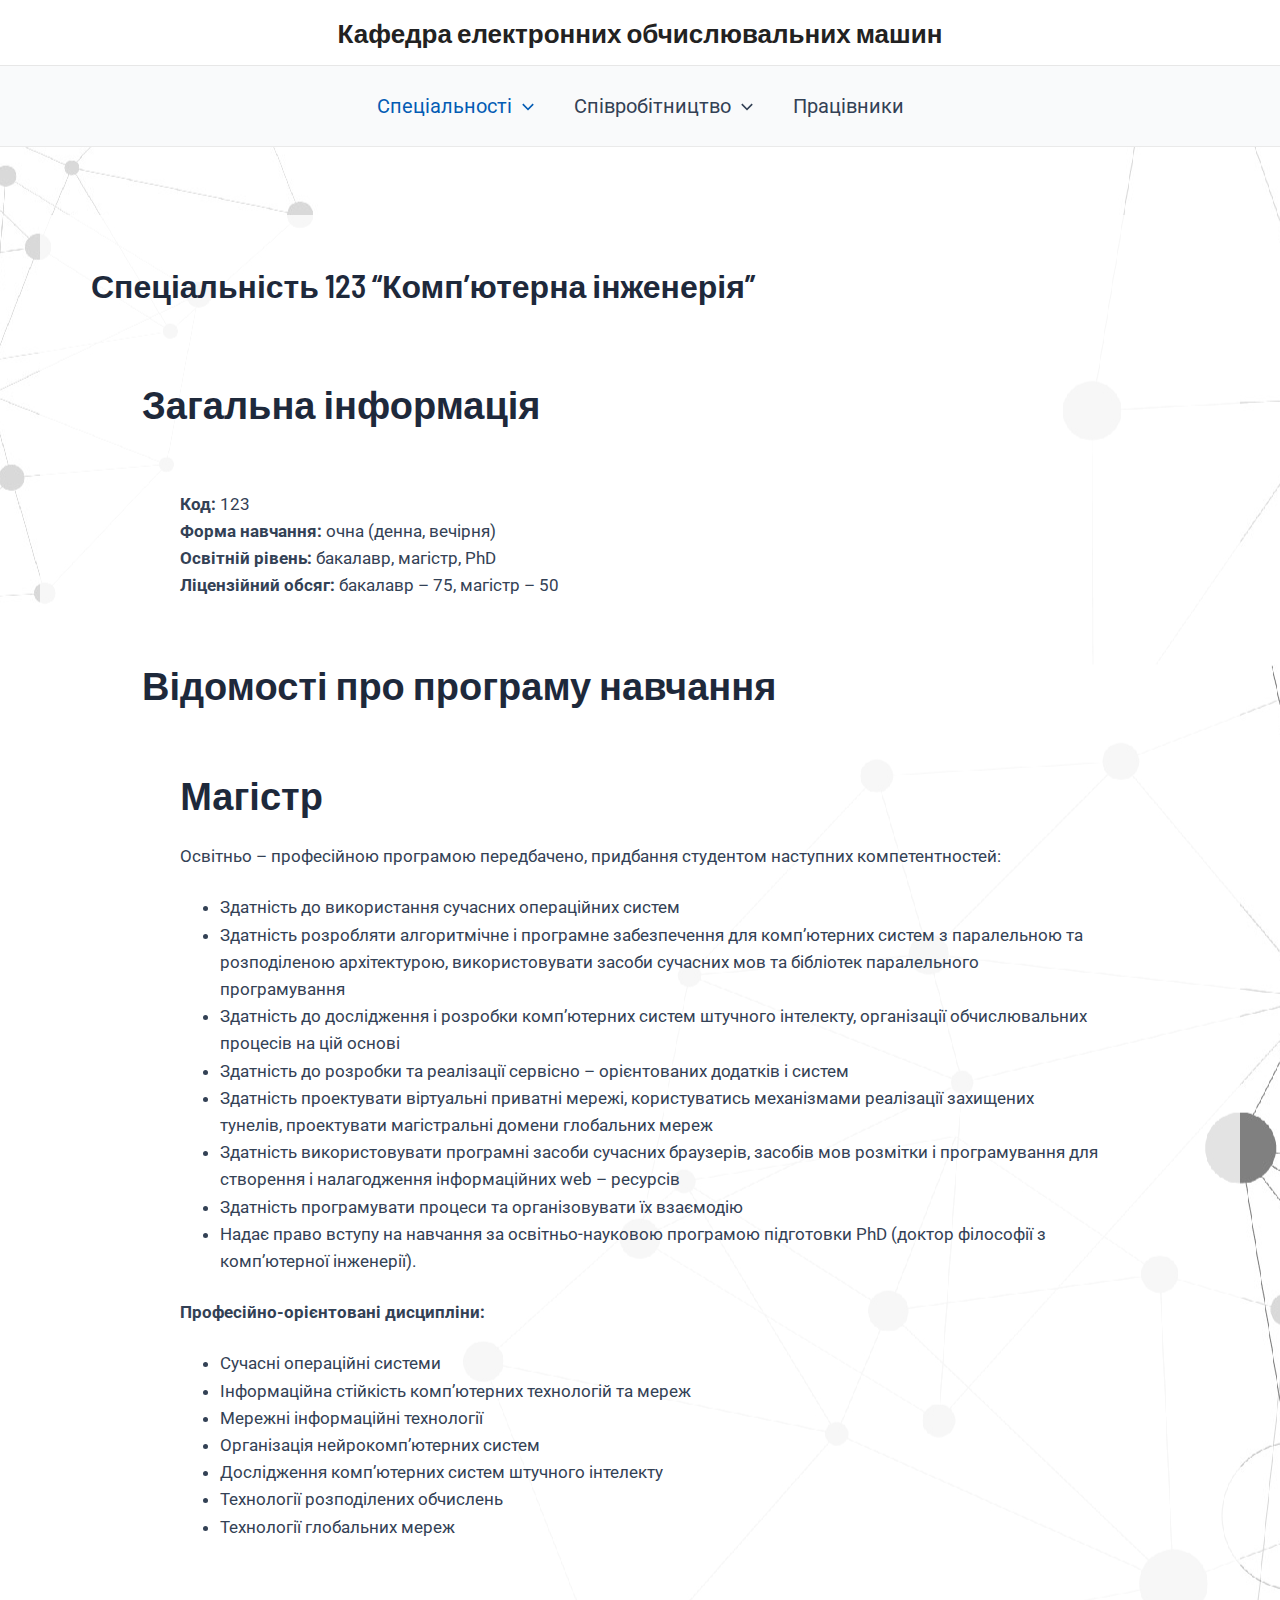
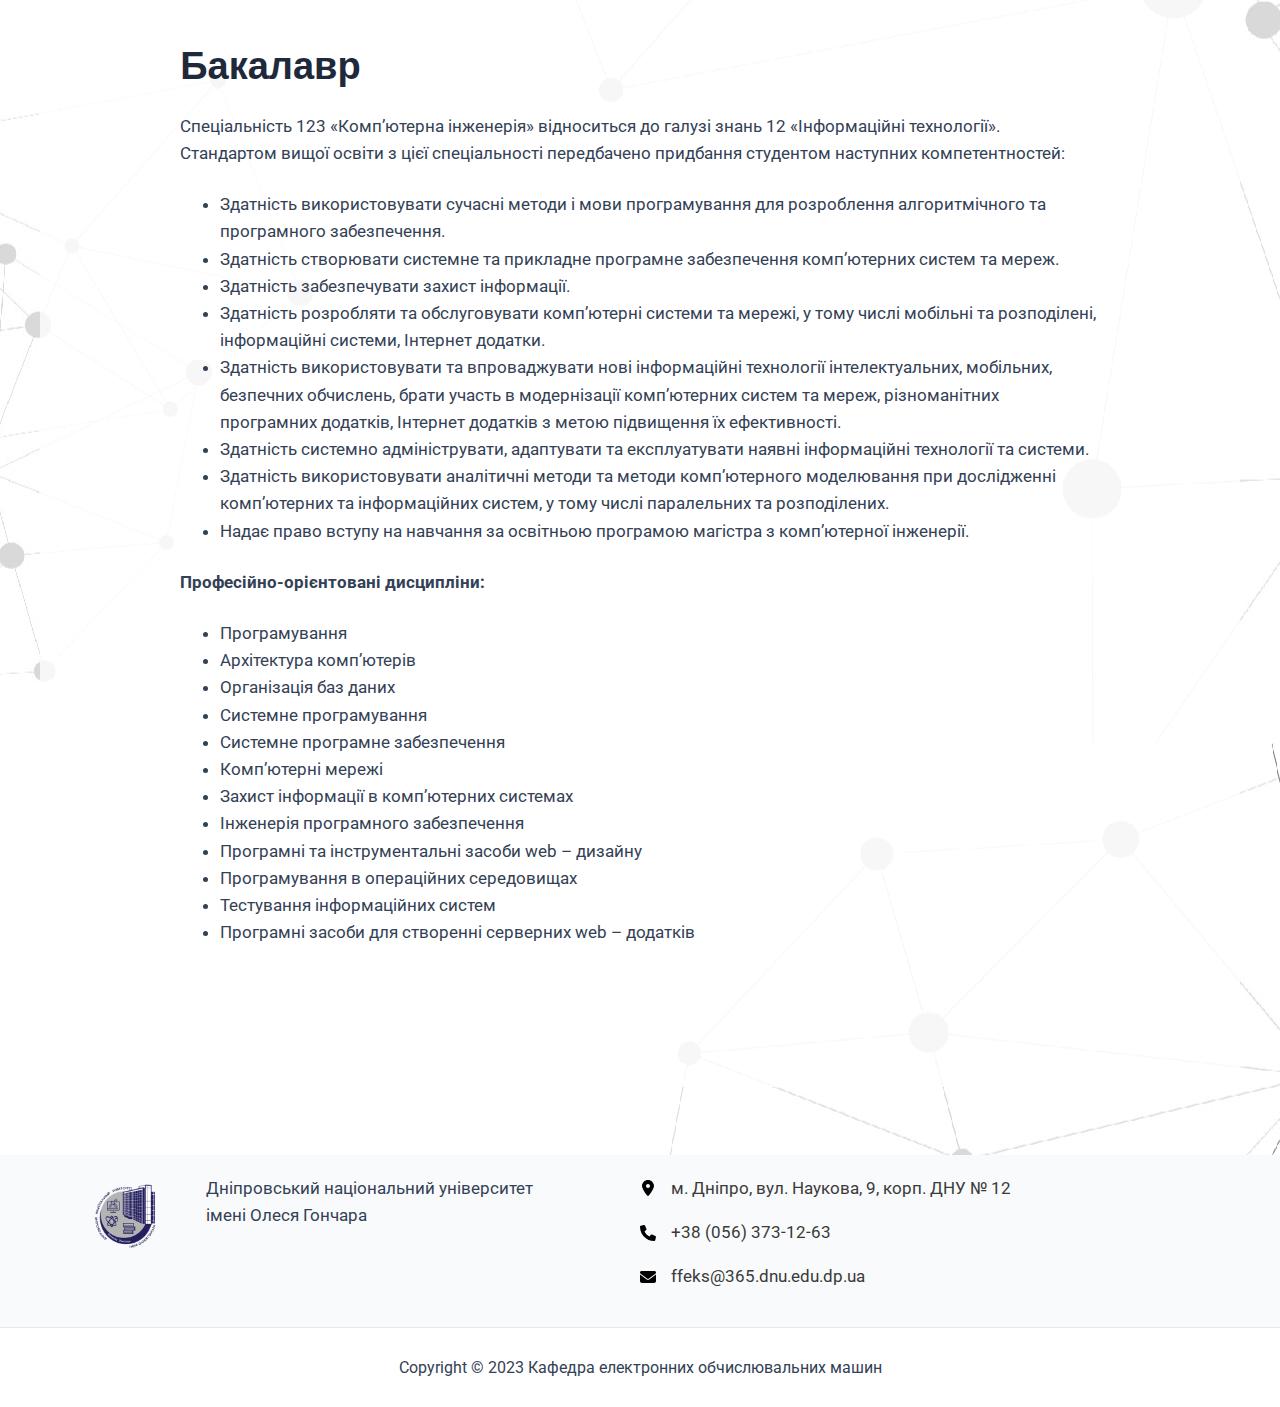
<file: загальна-інформація/index.html>
<!DOCTYPE html>
<html lang="uk">
<head>
<meta charset="UTF-8">
<meta name="viewport" content="width=device-width, initial-scale=1">
<link rel="profile" href="https://gmpg.org/xfn/11">

<title>Спеціальність 123 &#8220;Комп’ютерна інженерія&#8221; &#8211; Кафедра електронних обчислювальних машин</title>
<meta name="robots" content="max-image-preview:large">
<link rel="dns-prefetch" href="//fonts.googleapis.com">
<link rel="alternate" type="application/rss+xml" title="Кафедра електронних обчислювальних машин &raquo; стрічка" href="https://babaidi.github.io/keo/feed/">
<link rel="alternate" type="application/rss+xml" title="Кафедра електронних обчислювальних машин &raquo; Канал коментарів" href="https://babaidi.github.io/keo/comments/feed/">
<script>
window._wpemojiSettings = {"baseUrl":"https:\/\/s.w.org\/images\/core\/emoji\/14.0.0\/72x72\/","ext":".png","svgUrl":"https:\/\/s.w.org\/images\/core\/emoji\/14.0.0\/svg\/","svgExt":".svg","source":{"concatemoji":"https:\/\/babaidi.github.io\/keo\/wp-includes\/js\/wp-emoji-release.min.js?ver=6.2"}};
/*! This file is auto-generated */
!function(e,a,t){var n,r,o,i=a.createElement("canvas"),p=i.getContext&&i.getContext("2d");function s(e,t){p.clearRect(0,0,i.width,i.height),p.fillText(e,0,0);e=i.toDataURL();return p.clearRect(0,0,i.width,i.height),p.fillText(t,0,0),e===i.toDataURL()}function c(e){var t=a.createElement("script");t.src=e,t.defer=t.type="text/javascript",a.getElementsByTagName("head")[0].appendChild(t)}for(o=Array("flag","emoji"),t.supports={everything:!0,everythingExceptFlag:!0},r=0;r<o.length;r++)t.supports[o[r]]=function(e){if(p&&p.fillText)switch(p.textBaseline="top",p.font="600 32px Arial",e){case"flag":return s("🏳️‍⚧️","🏳️​⚧️")?!1:!s("🇺🇳","🇺​🇳")&&!s("🏴󠁧󠁢󠁥󠁮󠁧󠁿","🏴​󠁧​󠁢​󠁥​󠁮​󠁧​󠁿");case"emoji":return!s("🫱🏻‍🫲🏿","🫱🏻​🫲🏿")}return!1}(o[r]),t.supports.everything=t.supports.everything&&t.supports[o[r]],"flag"!==o[r]&&(t.supports.everythingExceptFlag=t.supports.everythingExceptFlag&&t.supports[o[r]]);t.supports.everythingExceptFlag=t.supports.everythingExceptFlag&&!t.supports.flag,t.DOMReady=!1,t.readyCallback=function(){t.DOMReady=!0},t.supports.everything||(n=function(){t.readyCallback()},a.addEventListener?(a.addEventListener("DOMContentLoaded",n,!1),e.addEventListener("load",n,!1)):(e.attachEvent("onload",n),a.attachEvent("onreadystatechange",function(){"complete"===a.readyState&&t.readyCallback()})),(e=t.source||{}).concatemoji?c(e.concatemoji):e.wpemoji&&e.twemoji&&(c(e.twemoji),c(e.wpemoji)))}(window,document,window._wpemojiSettings);
</script>
<style>img.wp-smiley,
img.emoji {
	display: inline !important;
	border: none !important;
	box-shadow: none !important;
	height: 1em !important;
	width: 1em !important;
	margin: 0 0.07em !important;
	vertical-align: -0.1em !important;
	background: none !important;
	padding: 0 !important;
}</style>
	<link rel="stylesheet" id="astra-theme-css-css" href="https://babaidi.github.io/keo/wp-content/themes/astra/assets/css/minified/main.min.css?ver=4.1.3" media="all">
<style id="astra-theme-css-inline-css">:root{--ast-container-default-xlg-padding:3em;--ast-container-default-lg-padding:3em;--ast-container-default-slg-padding:2em;--ast-container-default-md-padding:3em;--ast-container-default-sm-padding:3em;--ast-container-default-xs-padding:2.4em;--ast-container-default-xxs-padding:1.8em;--ast-code-block-background:#ECEFF3;--ast-comment-inputs-background:#F9FAFB;}html{font-size:106.25%;}a{color:var(--ast-global-color-0);}a:hover,a:focus{color:var(--ast-global-color-1);}body,button,input,select,textarea,.ast-button,.ast-custom-button{font-family:'Roboto',sans-serif;font-weight:400;font-size:17px;font-size:1rem;line-height:1.6em;text-decoration:initial;}blockquote{color:var(--ast-global-color-3);}h1,.entry-content h1,h2,.entry-content h2,h3,.entry-content h3,h4,.entry-content h4,h5,.entry-content h5,h6,.entry-content h6,.site-title,.site-title a{font-family:'Barlow Semi Condensed',sans-serif;font-weight:600;}.site-title{font-size:26px;font-size:1.5294117647059rem;display:block;}header .custom-logo-link img{max-width:40px;}.astra-logo-svg{width:40px;}.site-header .site-description{font-size:15px;font-size:0.88235294117647rem;display:none;}.entry-title{font-size:26px;font-size:1.5294117647059rem;}h1,.entry-content h1{font-size:48px;font-size:2.8235294117647rem;font-weight:600;font-family:'Barlow Semi Condensed',sans-serif;line-height:1.4em;}h2,.entry-content h2{font-size:38px;font-size:2.2352941176471rem;font-weight:600;font-family:'Barlow Semi Condensed',sans-serif;line-height:1.25em;}h3,.entry-content h3{font-size:30px;font-size:1.7647058823529rem;font-weight:600;font-family:'Barlow Semi Condensed',sans-serif;line-height:1.2em;}h4,.entry-content h4{font-size:24px;font-size:1.4117647058824rem;line-height:1.2em;font-weight:600;font-family:'Barlow Semi Condensed',sans-serif;}h5,.entry-content h5{font-size:20px;font-size:1.1764705882353rem;line-height:1.2em;font-weight:600;font-family:'Barlow Semi Condensed',sans-serif;}h6,.entry-content h6{font-size:17px;font-size:1rem;line-height:1.25em;font-weight:600;font-family:'Barlow Semi Condensed',sans-serif;}::selection{background-color:var(--ast-global-color-0);color:#ffffff;}body,h1,.entry-title a,.entry-content h1,h2,.entry-content h2,h3,.entry-content h3,h4,.entry-content h4,h5,.entry-content h5,h6,.entry-content h6{color:var(--ast-global-color-3);}.tagcloud a:hover,.tagcloud a:focus,.tagcloud a.current-item{color:#ffffff;border-color:var(--ast-global-color-0);background-color:var(--ast-global-color-0);}input:focus,input[type="text"]:focus,input[type="email"]:focus,input[type="url"]:focus,input[type="password"]:focus,input[type="reset"]:focus,input[type="search"]:focus,textarea:focus{border-color:var(--ast-global-color-0);}input[type="radio"]:checked,input[type=reset],input[type="checkbox"]:checked,input[type="checkbox"]:hover:checked,input[type="checkbox"]:focus:checked,input[type=range]::-webkit-slider-thumb{border-color:var(--ast-global-color-0);background-color:var(--ast-global-color-0);box-shadow:none;}.site-footer a:hover + .post-count,.site-footer a:focus + .post-count{background:var(--ast-global-color-0);border-color:var(--ast-global-color-0);}.single .nav-links .nav-previous,.single .nav-links .nav-next{color:var(--ast-global-color-0);}.entry-meta,.entry-meta *{line-height:1.45;color:var(--ast-global-color-0);}.entry-meta a:hover,.entry-meta a:hover *,.entry-meta a:focus,.entry-meta a:focus *,.page-links > .page-link,.page-links .page-link:hover,.post-navigation a:hover{color:var(--ast-global-color-1);}#cat option,.secondary .calendar_wrap thead a,.secondary .calendar_wrap thead a:visited{color:var(--ast-global-color-0);}.secondary .calendar_wrap #today,.ast-progress-val span{background:var(--ast-global-color-0);}.secondary a:hover + .post-count,.secondary a:focus + .post-count{background:var(--ast-global-color-0);border-color:var(--ast-global-color-0);}.calendar_wrap #today > a{color:#ffffff;}.page-links .page-link,.single .post-navigation a{color:var(--ast-global-color-0);}.ast-archive-title{color:var(--ast-global-color-2);}.widget-title{font-size:24px;font-size:1.4117647058824rem;color:var(--ast-global-color-2);}a:focus-visible,.ast-menu-toggle:focus-visible,.site .skip-link:focus-visible,.wp-block-loginout input:focus-visible,.wp-block-search.wp-block-search__button-inside .wp-block-search__inside-wrapper,.ast-header-navigation-arrow:focus-visible{outline-style:dotted;outline-color:inherit;outline-width:thin;border-color:transparent;}input:focus,input[type="text"]:focus,input[type="email"]:focus,input[type="url"]:focus,input[type="password"]:focus,input[type="reset"]:focus,input[type="search"]:focus,textarea:focus,.wp-block-search__input:focus,[data-section="section-header-mobile-trigger"] .ast-button-wrap .ast-mobile-menu-trigger-minimal:focus,.ast-mobile-popup-drawer.active .menu-toggle-close:focus,.woocommerce-ordering select.orderby:focus,#ast-scroll-top:focus,.woocommerce a.add_to_cart_button:focus,.woocommerce .button.single_add_to_cart_button:focus{border-style:dotted;border-color:inherit;border-width:thin;outline-color:transparent;}.ast-logo-title-inline .site-logo-img{padding-right:1em;}@media (max-width:921px){#ast-desktop-header{display:none;}}@media (min-width:921px){#ast-mobile-header{display:none;}}.wp-block-buttons.aligncenter{justify-content:center;}@media (max-width:921px){.ast-theme-transparent-header #primary,.ast-theme-transparent-header #secondary{padding:0;}}@media (max-width:921px){.ast-plain-container.ast-no-sidebar #primary{padding:0;}}.ast-plain-container.ast-no-sidebar #primary{margin-top:0;margin-bottom:0;}@media (min-width:1200px){.ast-plain-container.ast-no-sidebar #primary{margin-top:60px;margin-bottom:60px;}}.wp-block-button.is-style-outline .wp-block-button__link{border-color:var(--ast-global-color-0);}div.wp-block-button.is-style-outline > .wp-block-button__link:not(.has-text-color),div.wp-block-button.wp-block-button__link.is-style-outline:not(.has-text-color){color:var(--ast-global-color-0);}.wp-block-button.is-style-outline .wp-block-button__link:hover,div.wp-block-button.is-style-outline .wp-block-button__link:focus,div.wp-block-button.is-style-outline > .wp-block-button__link:not(.has-text-color):hover,div.wp-block-button.wp-block-button__link.is-style-outline:not(.has-text-color):hover{color:#ffffff;background-color:var(--ast-global-color-1);border-color:var(--ast-global-color-1);}.post-page-numbers.current .page-link,.ast-pagination .page-numbers.current{color:#ffffff;border-color:var(--ast-global-color-0);background-color:var(--ast-global-color-0);border-radius:2px;}h1.widget-title{font-weight:600;}h2.widget-title{font-weight:600;}h3.widget-title{font-weight:600;}#page{display:flex;flex-direction:column;min-height:100vh;}.ast-404-layout-1 h1.page-title{color:var(--ast-global-color-2);}.single .post-navigation a{line-height:1em;height:inherit;}.error-404 .page-sub-title{font-size:1.5rem;font-weight:inherit;}.search .site-content .content-area .search-form{margin-bottom:0;}#page .site-content{flex-grow:1;}.widget{margin-bottom:3.5em;}#secondary li{line-height:1.5em;}#secondary .wp-block-group h2{margin-bottom:0.7em;}#secondary h2{font-size:1.7rem;}.ast-separate-container .ast-article-post,.ast-separate-container .ast-article-single,.ast-separate-container .ast-comment-list li.depth-1,.ast-separate-container .comment-respond{padding:3em;}.ast-separate-container .ast-comment-list li.depth-1,.hentry{margin-bottom:2em;}.ast-separate-container .ast-archive-description,.ast-separate-container .ast-author-box{background-color:var(--ast-global-color-5);border-bottom:1px solid var(--ast-border-color);}.ast-separate-container .comments-title{padding:2em 2em 0 2em;}.ast-page-builder-template .comment-form-textarea,.ast-comment-formwrap .ast-grid-common-col{padding:0;}.ast-comment-formwrap{padding:0 20px;display:inline-flex;column-gap:20px;}.archive.ast-page-builder-template .entry-header{margin-top:2em;}.ast-page-builder-template .ast-comment-formwrap{width:100%;}.entry-title{margin-bottom:0.5em;}.ast-archive-description p{font-size:inherit;font-weight:inherit;line-height:inherit;}@media (min-width:921px){.ast-left-sidebar.ast-page-builder-template #secondary,.archive.ast-right-sidebar.ast-page-builder-template .site-main{padding-left:20px;padding-right:20px;}}@media (max-width:544px){.ast-comment-formwrap.ast-row{column-gap:10px;display:inline-block;}#ast-commentform .ast-grid-common-col{position:relative;width:100%;}}@media (min-width:1201px){.ast-separate-container .ast-article-post,.ast-separate-container .ast-article-single,.ast-separate-container .ast-author-box,.ast-separate-container .ast-404-layout-1,.ast-separate-container .no-results{padding:3em;}}@media (max-width:921px){.ast-separate-container #primary,.ast-separate-container #secondary{padding:1.5em 0;}#primary,#secondary{padding:1.5em 0;margin:0;}.ast-left-sidebar #content > .ast-container{display:flex;flex-direction:column-reverse;width:100%;}}@media (min-width:922px){.ast-separate-container.ast-right-sidebar #primary,.ast-separate-container.ast-left-sidebar #primary{border:0;}.search-no-results.ast-separate-container #primary{margin-bottom:4em;}}.wp-block-button .wp-block-button__link{color:#ffffff;}.wp-block-button .wp-block-button__link:hover,.wp-block-button .wp-block-button__link:focus{color:#ffffff;background-color:var(--ast-global-color-1);border-color:var(--ast-global-color-1);}.elementor-widget-heading h1.elementor-heading-title{line-height:1.4em;}.elementor-widget-heading h2.elementor-heading-title{line-height:1.25em;}.elementor-widget-heading h3.elementor-heading-title{line-height:1.2em;}.elementor-widget-heading h4.elementor-heading-title{line-height:1.2em;}.elementor-widget-heading h5.elementor-heading-title{line-height:1.2em;}.elementor-widget-heading h6.elementor-heading-title{line-height:1.25em;}.wp-block-button .wp-block-button__link,.wp-block-search .wp-block-search__button,body .wp-block-file .wp-block-file__button{border-color:var(--ast-global-color-0);background-color:var(--ast-global-color-0);color:#ffffff;font-family:inherit;font-weight:500;line-height:1em;font-size:16px;font-size:0.94117647058824rem;padding-top:15px;padding-right:30px;padding-bottom:15px;padding-left:30px;}@media (max-width:921px){.wp-block-button .wp-block-button__link,.wp-block-search .wp-block-search__button,body .wp-block-file .wp-block-file__button{padding-top:14px;padding-right:28px;padding-bottom:14px;padding-left:28px;}}@media (max-width:544px){.wp-block-button .wp-block-button__link,.wp-block-search .wp-block-search__button,body .wp-block-file .wp-block-file__button{padding-top:12px;padding-right:24px;padding-bottom:12px;padding-left:24px;}}.menu-toggle,button,.ast-button,.ast-custom-button,.button,input#submit,input[type="button"],input[type="submit"],input[type="reset"],form[CLASS*="wp-block-search__"].wp-block-search .wp-block-search__inside-wrapper .wp-block-search__button,body .wp-block-file .wp-block-file__button,.search .search-submit,.woocommerce a.button,.woocommerce button.button,.woocommerce .woocommerce-message a.button,.woocommerce #respond input#submit.alt,.woocommerce input.button.alt,.woocommerce input.button,.woocommerce input.button:disabled,.woocommerce input.button:disabled[disabled],.woocommerce input.button:disabled:hover,.woocommerce input.button:disabled[disabled]:hover,.woocommerce #respond input#submit,.woocommerce button.button.alt.disabled,.wc-block-grid__products .wc-block-grid__product .wp-block-button__link,.wc-block-grid__product-onsale,[CLASS*="wc-block"] button,.woocommerce-js .astra-cart-drawer .astra-cart-drawer-content .woocommerce-mini-cart__buttons .button:not(.checkout):not(.ast-continue-shopping),.woocommerce-js .astra-cart-drawer .astra-cart-drawer-content .woocommerce-mini-cart__buttons a.checkout,.woocommerce button.button.alt.disabled.wc-variation-selection-needed{border-style:solid;border-top-width:0;border-right-width:0;border-left-width:0;border-bottom-width:0;color:#ffffff;border-color:var(--ast-global-color-0);background-color:var(--ast-global-color-0);padding-top:15px;padding-right:30px;padding-bottom:15px;padding-left:30px;font-family:inherit;font-weight:500;font-size:16px;font-size:0.94117647058824rem;line-height:1em;}button:focus,.menu-toggle:hover,button:hover,.ast-button:hover,.ast-custom-button:hover .button:hover,.ast-custom-button:hover ,input[type=reset]:hover,input[type=reset]:focus,input#submit:hover,input#submit:focus,input[type="button"]:hover,input[type="button"]:focus,input[type="submit"]:hover,input[type="submit"]:focus,form[CLASS*="wp-block-search__"].wp-block-search .wp-block-search__inside-wrapper .wp-block-search__button:hover,form[CLASS*="wp-block-search__"].wp-block-search .wp-block-search__inside-wrapper .wp-block-search__button:focus,body .wp-block-file .wp-block-file__button:hover,body .wp-block-file .wp-block-file__button:focus,.woocommerce a.button:hover,.woocommerce button.button:hover,.woocommerce .woocommerce-message a.button:hover,.woocommerce #respond input#submit:hover,.woocommerce #respond input#submit.alt:hover,.woocommerce input.button.alt:hover,.woocommerce input.button:hover,.woocommerce button.button.alt.disabled:hover,.wc-block-grid__products .wc-block-grid__product .wp-block-button__link:hover,[CLASS*="wc-block"] button:hover,.woocommerce-js .astra-cart-drawer .astra-cart-drawer-content .woocommerce-mini-cart__buttons .button:not(.checkout):not(.ast-continue-shopping):hover,.woocommerce-js .astra-cart-drawer .astra-cart-drawer-content .woocommerce-mini-cart__buttons a.checkout:hover,.woocommerce button.button.alt.disabled.wc-variation-selection-needed:hover{color:#ffffff;background-color:var(--ast-global-color-1);border-color:var(--ast-global-color-1);}form[CLASS*="wp-block-search__"].wp-block-search .wp-block-search__inside-wrapper .wp-block-search__button.has-icon{padding-top:calc(15px - 3px);padding-right:calc(30px - 3px);padding-bottom:calc(15px - 3px);padding-left:calc(30px - 3px);}@media (max-width:921px){.menu-toggle,button,.ast-button,.ast-custom-button,.button,input#submit,input[type="button"],input[type="submit"],input[type="reset"],form[CLASS*="wp-block-search__"].wp-block-search .wp-block-search__inside-wrapper .wp-block-search__button,body .wp-block-file .wp-block-file__button,.search .search-submit,.woocommerce a.button,.woocommerce button.button,.woocommerce .woocommerce-message a.button,.woocommerce #respond input#submit.alt,.woocommerce input.button.alt,.woocommerce input.button,.woocommerce input.button:disabled,.woocommerce input.button:disabled[disabled],.woocommerce input.button:disabled:hover,.woocommerce input.button:disabled[disabled]:hover,.woocommerce #respond input#submit,.woocommerce button.button.alt.disabled,.wc-block-grid__products .wc-block-grid__product .wp-block-button__link,.wc-block-grid__product-onsale,[CLASS*="wc-block"] button,.woocommerce-js .astra-cart-drawer .astra-cart-drawer-content .woocommerce-mini-cart__buttons .button:not(.checkout):not(.ast-continue-shopping),.woocommerce-js .astra-cart-drawer .astra-cart-drawer-content .woocommerce-mini-cart__buttons a.checkout,.woocommerce button.button.alt.disabled.wc-variation-selection-needed{padding-top:14px;padding-right:28px;padding-bottom:14px;padding-left:28px;}}@media (max-width:544px){.menu-toggle,button,.ast-button,.ast-custom-button,.button,input#submit,input[type="button"],input[type="submit"],input[type="reset"],form[CLASS*="wp-block-search__"].wp-block-search .wp-block-search__inside-wrapper .wp-block-search__button,body .wp-block-file .wp-block-file__button,.search .search-submit,.woocommerce a.button,.woocommerce button.button,.woocommerce .woocommerce-message a.button,.woocommerce #respond input#submit.alt,.woocommerce input.button.alt,.woocommerce input.button,.woocommerce input.button:disabled,.woocommerce input.button:disabled[disabled],.woocommerce input.button:disabled:hover,.woocommerce input.button:disabled[disabled]:hover,.woocommerce #respond input#submit,.woocommerce button.button.alt.disabled,.wc-block-grid__products .wc-block-grid__product .wp-block-button__link,.wc-block-grid__product-onsale,[CLASS*="wc-block"] button,.woocommerce-js .astra-cart-drawer .astra-cart-drawer-content .woocommerce-mini-cart__buttons .button:not(.checkout):not(.ast-continue-shopping),.woocommerce-js .astra-cart-drawer .astra-cart-drawer-content .woocommerce-mini-cart__buttons a.checkout,.woocommerce button.button.alt.disabled.wc-variation-selection-needed{padding-top:12px;padding-right:24px;padding-bottom:12px;padding-left:24px;}}@media (max-width:921px){.ast-mobile-header-stack .main-header-bar .ast-search-menu-icon{display:inline-block;}.ast-header-break-point.ast-header-custom-item-outside .ast-mobile-header-stack .main-header-bar .ast-search-icon{margin:0;}.ast-comment-avatar-wrap img{max-width:2.5em;}.ast-separate-container .ast-comment-list li.depth-1{padding:1.5em 2.14em;}.ast-separate-container .comment-respond{padding:2em 2.14em;}.ast-comment-meta{padding:0 1.8888em 1.3333em;}}@media (min-width:544px){.ast-container{max-width:100%;}}@media (max-width:544px){.ast-separate-container .ast-article-post,.ast-separate-container .ast-article-single,.ast-separate-container .comments-title,.ast-separate-container .ast-archive-description{padding:1.5em 1em;}.ast-separate-container #content .ast-container{padding-left:0.54em;padding-right:0.54em;}.ast-separate-container .ast-comment-list li.depth-1{padding:1.5em 1em;margin-bottom:1.5em;}.ast-separate-container .ast-comment-list .bypostauthor{padding:.5em;}.ast-search-menu-icon.ast-dropdown-active .search-field{width:170px;}}.ast-separate-container{background-image:linear-gradient(to right,rgba(0,0,0,0),rgba(0,0,0,0)),url(https://babaidi.github.io/keo/wp-content/uploads/2023/04/Background-website-01.jpg);;background-repeat:repeat;background-position:center center;background-size:auto;background-attachment:scroll;}@media (max-width:921px){.widget-title{font-size:24px;font-size:1.4117647058824rem;}body,button,input,select,textarea,.ast-button,.ast-custom-button{font-size:17px;font-size:1rem;}#secondary,#secondary button,#secondary input,#secondary select,#secondary textarea{font-size:17px;font-size:1rem;}.site-title{display:block;}.site-header .site-description{display:none;}.entry-title{font-size:30px;}h1,.entry-content h1{font-size:40px;}h2,.entry-content h2{font-size:32px;}h3,.entry-content h3{font-size:26px;}h4,.entry-content h4{font-size:20px;font-size:1.1764705882353rem;}h5,.entry-content h5{font-size:17px;font-size:1rem;}h6,.entry-content h6{font-size:15px;font-size:0.88235294117647rem;}}@media (max-width:544px){.widget-title{font-size:24px;font-size:1.4117647058824rem;}body,button,input,select,textarea,.ast-button,.ast-custom-button{font-size:17px;font-size:1rem;}#secondary,#secondary button,#secondary input,#secondary select,#secondary textarea{font-size:17px;font-size:1rem;}.site-title{display:block;}.site-header .site-description{display:none;}.entry-title{font-size:30px;}h1,.entry-content h1{font-size:32px;}h2,.entry-content h2{font-size:25px;}h3,.entry-content h3{font-size:22px;}h4,.entry-content h4{font-size:18px;font-size:1.0588235294118rem;}h5,.entry-content h5{font-size:15px;font-size:0.88235294117647rem;}h6,.entry-content h6{font-size:13px;font-size:0.76470588235294rem;}}@media (max-width:544px){html{font-size:106.25%;}}@media (min-width:922px){.ast-container{max-width:1240px;}}@media (min-width:922px){.site-content .ast-container{display:flex;}}@media (max-width:921px){.site-content .ast-container{flex-direction:column;}}@media (min-width:922px){.main-header-menu .sub-menu .menu-item.ast-left-align-sub-menu:hover > .sub-menu,.main-header-menu .sub-menu .menu-item.ast-left-align-sub-menu.focus > .sub-menu{margin-left:-0px;}}blockquote,cite {font-style: initial;}.wp-block-file {display: flex;align-items: center;flex-wrap: wrap;justify-content: space-between;}.wp-block-pullquote {border: none;}.wp-block-pullquote blockquote::before {content: "\201D";font-family: "Helvetica",sans-serif;display: flex;transform: rotate( 180deg );font-size: 6rem;font-style: normal;line-height: 1;font-weight: bold;align-items: center;justify-content: center;}.has-text-align-right > blockquote::before {justify-content: flex-start;}.has-text-align-left > blockquote::before {justify-content: flex-end;}figure.wp-block-pullquote.is-style-solid-color blockquote {max-width: 100%;text-align: inherit;}html body {--wp--custom--ast-default-block-top-padding: 3em;--wp--custom--ast-default-block-right-padding: 3em;--wp--custom--ast-default-block-bottom-padding: 3em;--wp--custom--ast-default-block-left-padding: 3em;--wp--custom--ast-container-width: 1200px;--wp--custom--ast-content-width-size: 1200px;--wp--custom--ast-wide-width-size: calc(1200px + var(--wp--custom--ast-default-block-left-padding) + var(--wp--custom--ast-default-block-right-padding));}.ast-narrow-container {--wp--custom--ast-content-width-size: 750px;--wp--custom--ast-wide-width-size: 750px;}@media(max-width: 921px) {html body {--wp--custom--ast-default-block-top-padding: 3em;--wp--custom--ast-default-block-right-padding: 2em;--wp--custom--ast-default-block-bottom-padding: 3em;--wp--custom--ast-default-block-left-padding: 2em;}}@media(max-width: 544px) {html body {--wp--custom--ast-default-block-top-padding: 3em;--wp--custom--ast-default-block-right-padding: 1.5em;--wp--custom--ast-default-block-bottom-padding: 3em;--wp--custom--ast-default-block-left-padding: 1.5em;}}.entry-content > .wp-block-group,.entry-content > .wp-block-cover,.entry-content > .wp-block-columns {padding-top: var(--wp--custom--ast-default-block-top-padding);padding-right: var(--wp--custom--ast-default-block-right-padding);padding-bottom: var(--wp--custom--ast-default-block-bottom-padding);padding-left: var(--wp--custom--ast-default-block-left-padding);}.ast-plain-container.ast-no-sidebar .entry-content > .alignfull,.ast-page-builder-template .ast-no-sidebar .entry-content > .alignfull {margin-left: calc( -50vw + 50%);margin-right: calc( -50vw + 50%);max-width: 100vw;width: 100vw;}.ast-plain-container.ast-no-sidebar .entry-content .alignfull .alignfull,.ast-page-builder-template.ast-no-sidebar .entry-content .alignfull .alignfull,.ast-plain-container.ast-no-sidebar .entry-content .alignfull .alignwide,.ast-page-builder-template.ast-no-sidebar .entry-content .alignfull .alignwide,.ast-plain-container.ast-no-sidebar .entry-content .alignwide .alignfull,.ast-page-builder-template.ast-no-sidebar .entry-content .alignwide .alignfull,.ast-plain-container.ast-no-sidebar .entry-content .alignwide .alignwide,.ast-page-builder-template.ast-no-sidebar .entry-content .alignwide .alignwide,.ast-plain-container.ast-no-sidebar .entry-content .wp-block-column .alignfull,.ast-page-builder-template.ast-no-sidebar .entry-content .wp-block-column .alignfull,.ast-plain-container.ast-no-sidebar .entry-content .wp-block-column .alignwide,.ast-page-builder-template.ast-no-sidebar .entry-content .wp-block-column .alignwide {margin-left: auto;margin-right: auto;width: 100%;}[ast-blocks-layout] .wp-block-separator:not(.is-style-dots) {height: 0;}[ast-blocks-layout] .wp-block-separator {margin: 20px auto;}[ast-blocks-layout] .wp-block-separator:not(.is-style-wide):not(.is-style-dots) {max-width: 100px;}[ast-blocks-layout] .wp-block-separator.has-background {padding: 0;}.entry-content[ast-blocks-layout] > * {max-width: var(--wp--custom--ast-content-width-size);margin-left: auto;margin-right: auto;}.entry-content[ast-blocks-layout] > .alignwide {max-width: var(--wp--custom--ast-wide-width-size);}.entry-content[ast-blocks-layout] .alignfull {max-width: none;}.entry-content .wp-block-columns {margin-bottom: 0;}blockquote {margin: 1.5em;border: none;}.wp-block-quote:not(.has-text-align-right):not(.has-text-align-center) {border-left: 5px solid rgba(0,0,0,0.05);}.has-text-align-right > blockquote,blockquote.has-text-align-right {border-right: 5px solid rgba(0,0,0,0.05);}.has-text-align-left > blockquote,blockquote.has-text-align-left {border-left: 5px solid rgba(0,0,0,0.05);}.wp-block-site-tagline,.wp-block-latest-posts .read-more {margin-top: 15px;}.wp-block-loginout p label {display: block;}.wp-block-loginout p:not(.login-remember):not(.login-submit) input {width: 100%;}.wp-block-loginout input:focus {border-color: transparent;}.wp-block-loginout input:focus {outline: thin dotted;}.entry-content .wp-block-media-text .wp-block-media-text__content {padding: 0 0 0 8%;}.entry-content .wp-block-media-text.has-media-on-the-right .wp-block-media-text__content {padding: 0 8% 0 0;}.entry-content .wp-block-media-text.has-background .wp-block-media-text__content {padding: 8%;}.entry-content .wp-block-cover:not([class*="background-color"]) .wp-block-cover__inner-container,.entry-content .wp-block-cover:not([class*="background-color"]) .wp-block-cover-image-text,.entry-content .wp-block-cover:not([class*="background-color"]) .wp-block-cover-text,.entry-content .wp-block-cover-image:not([class*="background-color"]) .wp-block-cover__inner-container,.entry-content .wp-block-cover-image:not([class*="background-color"]) .wp-block-cover-image-text,.entry-content .wp-block-cover-image:not([class*="background-color"]) .wp-block-cover-text {color: var(--ast-global-color-5);}.wp-block-loginout .login-remember input {width: 1.1rem;height: 1.1rem;margin: 0 5px 4px 0;vertical-align: middle;}.wp-block-latest-posts > li > *:first-child,.wp-block-latest-posts:not(.is-grid) > li:first-child {margin-top: 0;}.wp-block-search__inside-wrapper .wp-block-search__input {padding: 0 10px;color: var(--ast-global-color-3);background: var(--ast-global-color-5);border-color: var(--ast-border-color);}.wp-block-latest-posts .read-more {margin-bottom: 1.5em;}.wp-block-search__no-button .wp-block-search__inside-wrapper .wp-block-search__input {padding-top: 5px;padding-bottom: 5px;}.wp-block-latest-posts .wp-block-latest-posts__post-date,.wp-block-latest-posts .wp-block-latest-posts__post-author {font-size: 1rem;}.wp-block-latest-posts > li > *,.wp-block-latest-posts:not(.is-grid) > li {margin-top: 12px;margin-bottom: 12px;}.ast-page-builder-template .entry-content[ast-blocks-layout] > *,.ast-page-builder-template .entry-content[ast-blocks-layout] > .alignfull > * {max-width: none;}.ast-page-builder-template .entry-content[ast-blocks-layout] > .alignwide > * {max-width: var(--wp--custom--ast-wide-width-size);}.ast-page-builder-template .entry-content[ast-blocks-layout] > .inherit-container-width > *,.ast-page-builder-template .entry-content[ast-blocks-layout] > * > *,.entry-content[ast-blocks-layout] > .wp-block-cover .wp-block-cover__inner-container {max-width: var(--wp--custom--ast-content-width-size);margin-left: auto;margin-right: auto;}.entry-content[ast-blocks-layout] .wp-block-cover:not(.alignleft):not(.alignright) {width: auto;}@media(max-width: 1200px) {.ast-separate-container .entry-content > .alignfull,.ast-separate-container .entry-content[ast-blocks-layout] > .alignwide,.ast-plain-container .entry-content[ast-blocks-layout] > .alignwide,.ast-plain-container .entry-content .alignfull {margin-left: calc(-1 * min(var(--ast-container-default-xlg-padding),20px)) ;margin-right: calc(-1 * min(var(--ast-container-default-xlg-padding),20px));}}@media(min-width: 1201px) {.ast-separate-container .entry-content > .alignfull {margin-left: calc(-1 * var(--ast-container-default-xlg-padding) );margin-right: calc(-1 * var(--ast-container-default-xlg-padding) );}.ast-separate-container .entry-content[ast-blocks-layout] > .alignwide,.ast-plain-container .entry-content[ast-blocks-layout] > .alignwide {margin-left: calc(-1 * var(--wp--custom--ast-default-block-left-padding) );margin-right: calc(-1 * var(--wp--custom--ast-default-block-right-padding) );}}@media(min-width: 921px) {.ast-separate-container .entry-content .wp-block-group.alignwide:not(.inherit-container-width) > :where(:not(.alignleft):not(.alignright)),.ast-plain-container .entry-content .wp-block-group.alignwide:not(.inherit-container-width) > :where(:not(.alignleft):not(.alignright)) {max-width: calc( var(--wp--custom--ast-content-width-size) + 80px );}.ast-plain-container.ast-right-sidebar .entry-content[ast-blocks-layout] .alignfull,.ast-plain-container.ast-left-sidebar .entry-content[ast-blocks-layout] .alignfull {margin-left: -60px;margin-right: -60px;}}@media(min-width: 544px) {.entry-content > .alignleft {margin-right: 20px;}.entry-content > .alignright {margin-left: 20px;}}@media (max-width:544px){.wp-block-columns .wp-block-column:not(:last-child){margin-bottom:20px;}.wp-block-latest-posts{margin:0;}}@media( max-width: 600px ) {.entry-content .wp-block-media-text .wp-block-media-text__content,.entry-content .wp-block-media-text.has-media-on-the-right .wp-block-media-text__content {padding: 8% 0 0;}.entry-content .wp-block-media-text.has-background .wp-block-media-text__content {padding: 8%;}}.ast-separate-container .entry-content .uagb-is-root-container {padding-left: 0;}.ast-page-builder-template .entry-header {padding-left: 0;}@media(min-width: 1201px) {.ast-separate-container .entry-content > .uagb-is-root-container {margin-left: 0;margin-right: 0;}}.ast-narrow-container .site-content .wp-block-uagb-image--align-full .wp-block-uagb-image__figure {max-width: 100%;margin-left: auto;margin-right: auto;}.entry-content ul,.entry-content ol {padding: revert;margin: revert;}:root .has-ast-global-color-0-color{color:var(--ast-global-color-0);}:root .has-ast-global-color-0-background-color{background-color:var(--ast-global-color-0);}:root .wp-block-button .has-ast-global-color-0-color{color:var(--ast-global-color-0);}:root .wp-block-button .has-ast-global-color-0-background-color{background-color:var(--ast-global-color-0);}:root .has-ast-global-color-1-color{color:var(--ast-global-color-1);}:root .has-ast-global-color-1-background-color{background-color:var(--ast-global-color-1);}:root .wp-block-button .has-ast-global-color-1-color{color:var(--ast-global-color-1);}:root .wp-block-button .has-ast-global-color-1-background-color{background-color:var(--ast-global-color-1);}:root .has-ast-global-color-2-color{color:var(--ast-global-color-2);}:root .has-ast-global-color-2-background-color{background-color:var(--ast-global-color-2);}:root .wp-block-button .has-ast-global-color-2-color{color:var(--ast-global-color-2);}:root .wp-block-button .has-ast-global-color-2-background-color{background-color:var(--ast-global-color-2);}:root .has-ast-global-color-3-color{color:var(--ast-global-color-3);}:root .has-ast-global-color-3-background-color{background-color:var(--ast-global-color-3);}:root .wp-block-button .has-ast-global-color-3-color{color:var(--ast-global-color-3);}:root .wp-block-button .has-ast-global-color-3-background-color{background-color:var(--ast-global-color-3);}:root .has-ast-global-color-4-color{color:var(--ast-global-color-4);}:root .has-ast-global-color-4-background-color{background-color:var(--ast-global-color-4);}:root .wp-block-button .has-ast-global-color-4-color{color:var(--ast-global-color-4);}:root .wp-block-button .has-ast-global-color-4-background-color{background-color:var(--ast-global-color-4);}:root .has-ast-global-color-5-color{color:var(--ast-global-color-5);}:root .has-ast-global-color-5-background-color{background-color:var(--ast-global-color-5);}:root .wp-block-button .has-ast-global-color-5-color{color:var(--ast-global-color-5);}:root .wp-block-button .has-ast-global-color-5-background-color{background-color:var(--ast-global-color-5);}:root .has-ast-global-color-6-color{color:var(--ast-global-color-6);}:root .has-ast-global-color-6-background-color{background-color:var(--ast-global-color-6);}:root .wp-block-button .has-ast-global-color-6-color{color:var(--ast-global-color-6);}:root .wp-block-button .has-ast-global-color-6-background-color{background-color:var(--ast-global-color-6);}:root .has-ast-global-color-7-color{color:var(--ast-global-color-7);}:root .has-ast-global-color-7-background-color{background-color:var(--ast-global-color-7);}:root .wp-block-button .has-ast-global-color-7-color{color:var(--ast-global-color-7);}:root .wp-block-button .has-ast-global-color-7-background-color{background-color:var(--ast-global-color-7);}:root .has-ast-global-color-8-color{color:var(--ast-global-color-8);}:root .has-ast-global-color-8-background-color{background-color:var(--ast-global-color-8);}:root .wp-block-button .has-ast-global-color-8-color{color:var(--ast-global-color-8);}:root .wp-block-button .has-ast-global-color-8-background-color{background-color:var(--ast-global-color-8);}:root{--ast-global-color-0:#046bd2;--ast-global-color-1:#045cb4;--ast-global-color-2:#1e293b;--ast-global-color-3:#334155;--ast-global-color-4:#f9fafb;--ast-global-color-5:#FFFFFF;--ast-global-color-6:#e2e8f0;--ast-global-color-7:#cbd5e1;--ast-global-color-8:#94a3b8;}:root {--ast-border-color : var(--ast-global-color-6);}.ast-single-entry-banner {-js-display: flex;display: flex;flex-direction: column;justify-content: center;text-align: center;position: relative;background: #eeeeee;}.ast-single-entry-banner[data-banner-layout="layout-1"] {max-width: 1200px;background: inherit;padding: 20px 0;}.ast-single-entry-banner[data-banner-width-type="custom"] {margin: 0 auto;width: 100%;}.ast-single-entry-banner + .site-content .entry-header {margin-bottom: 0;}header.entry-header:not(.related-entry-header) .entry-title{font-weight:600;font-size:32px;font-size:1.8823529411765rem;}header.entry-header:not(.related-entry-header) > *:not(:last-child){margin-bottom:10px;}.ast-archive-entry-banner {-js-display: flex;display: flex;flex-direction: column;justify-content: center;text-align: center;position: relative;background: #eeeeee;}.ast-archive-entry-banner[data-banner-width-type="custom"] {margin: 0 auto;width: 100%;}.ast-archive-entry-banner[data-banner-layout="layout-1"] {background: inherit;padding: 20px 0;text-align: left;}body.archive .ast-archive-description{max-width:1200px;width:100%;text-align:left;padding-top:3em;padding-right:3em;padding-bottom:3em;padding-left:3em;}body.archive .ast-archive-description .ast-archive-title,body.archive .ast-archive-description .ast-archive-title *{font-weight:600;font-size:32px;font-size:1.8823529411765rem;}body.archive .ast-archive-description > *:not(:last-child){margin-bottom:10px;}@media (max-width:921px){body.archive .ast-archive-description{text-align:left;}}@media (max-width:544px){body.archive .ast-archive-description{text-align:left;}}.ast-breadcrumbs .trail-browse,.ast-breadcrumbs .trail-items,.ast-breadcrumbs .trail-items li{display:inline-block;margin:0;padding:0;border:none;background:inherit;text-indent:0;}.ast-breadcrumbs .trail-browse{font-size:inherit;font-style:inherit;font-weight:inherit;color:inherit;}.ast-breadcrumbs .trail-items{list-style:none;}.trail-items li::after{padding:0 0.3em;content:"\00bb";}.trail-items li:last-of-type::after{display:none;}h1,.entry-content h1,h2,.entry-content h2,h3,.entry-content h3,h4,.entry-content h4,h5,.entry-content h5,h6,.entry-content h6{color:var(--ast-global-color-2);}.entry-title a{color:var(--ast-global-color-2);}@media (max-width:921px){.ast-builder-grid-row-container.ast-builder-grid-row-tablet-3-firstrow .ast-builder-grid-row > *:first-child,.ast-builder-grid-row-container.ast-builder-grid-row-tablet-3-lastrow .ast-builder-grid-row > *:last-child{grid-column:1 / -1;}}@media (max-width:544px){.ast-builder-grid-row-container.ast-builder-grid-row-mobile-3-firstrow .ast-builder-grid-row > *:first-child,.ast-builder-grid-row-container.ast-builder-grid-row-mobile-3-lastrow .ast-builder-grid-row > *:last-child{grid-column:1 / -1;}}.ast-builder-layout-element[data-section="title_tagline"]{display:flex;}@media (max-width:921px){.ast-header-break-point .ast-builder-layout-element[data-section="title_tagline"]{display:flex;}}@media (max-width:544px){.ast-header-break-point .ast-builder-layout-element[data-section="title_tagline"]{display:flex;}}.ast-builder-menu-1{font-family:inherit;font-weight:400;}.ast-builder-menu-1 .menu-item > .menu-link{font-size:20px;font-size:1.1764705882353rem;color:var(--ast-global-color-3);}.ast-builder-menu-1 .menu-item > .ast-menu-toggle{color:var(--ast-global-color-3);}.ast-builder-menu-1 .menu-item:hover > .menu-link,.ast-builder-menu-1 .inline-on-mobile .menu-item:hover > .ast-menu-toggle{color:var(--ast-global-color-1);}.ast-builder-menu-1 .menu-item:hover > .ast-menu-toggle{color:var(--ast-global-color-1);}.ast-builder-menu-1 .menu-item.current-menu-item > .menu-link,.ast-builder-menu-1 .inline-on-mobile .menu-item.current-menu-item > .ast-menu-toggle,.ast-builder-menu-1 .current-menu-ancestor > .menu-link{color:var(--ast-global-color-1);}.ast-builder-menu-1 .menu-item.current-menu-item > .ast-menu-toggle{color:var(--ast-global-color-1);}.ast-builder-menu-1 .sub-menu,.ast-builder-menu-1 .inline-on-mobile .sub-menu{border-top-width:0px;border-bottom-width:0px;border-right-width:0px;border-left-width:0px;border-color:var(--ast-global-color-0);border-style:solid;}.ast-builder-menu-1 .main-header-menu > .menu-item > .sub-menu,.ast-builder-menu-1 .main-header-menu > .menu-item > .astra-full-megamenu-wrapper{margin-top:0px;}.ast-desktop .ast-builder-menu-1 .main-header-menu > .menu-item > .sub-menu:before,.ast-desktop .ast-builder-menu-1 .main-header-menu > .menu-item > .astra-full-megamenu-wrapper:before{height:calc( 0px + 5px );}.ast-desktop .ast-builder-menu-1 .menu-item .sub-menu .menu-link{border-style:none;}@media (max-width:921px){.ast-header-break-point .ast-builder-menu-1 .menu-item.menu-item-has-children > .ast-menu-toggle{top:0;}.ast-builder-menu-1 .menu-item-has-children > .menu-link:after{content:unset;}.ast-builder-menu-1 .main-header-menu > .menu-item > .sub-menu,.ast-builder-menu-1 .main-header-menu > .menu-item > .astra-full-megamenu-wrapper{margin-top:0;}}@media (max-width:544px){.ast-header-break-point .ast-builder-menu-1 .menu-item.menu-item-has-children > .ast-menu-toggle{top:0;}.ast-builder-menu-1 .main-header-menu > .menu-item > .sub-menu,.ast-builder-menu-1 .main-header-menu > .menu-item > .astra-full-megamenu-wrapper{margin-top:0;}}.ast-builder-menu-1{display:flex;}@media (max-width:921px){.ast-header-break-point .ast-builder-menu-1{display:flex;}}@media (max-width:544px){.ast-header-break-point .ast-builder-menu-1{display:flex;}}.site-below-footer-wrap{padding-top:20px;padding-bottom:20px;}.site-below-footer-wrap[data-section="section-below-footer-builder"]{background-color:var(--ast-global-color-5);;background-image:none;;min-height:80px;border-style:solid;border-width:0px;border-top-width:1px;border-top-color:var(--ast-global-color-6);}.site-below-footer-wrap[data-section="section-below-footer-builder"] .ast-builder-grid-row{max-width:1200px;margin-left:auto;margin-right:auto;}.site-below-footer-wrap[data-section="section-below-footer-builder"] .ast-builder-grid-row,.site-below-footer-wrap[data-section="section-below-footer-builder"] .site-footer-section{align-items:flex-start;}.site-below-footer-wrap[data-section="section-below-footer-builder"].ast-footer-row-inline .site-footer-section{display:flex;margin-bottom:0;}.ast-builder-grid-row-full .ast-builder-grid-row{grid-template-columns:1fr;}@media (max-width:921px){.site-below-footer-wrap[data-section="section-below-footer-builder"].ast-footer-row-tablet-inline .site-footer-section{display:flex;margin-bottom:0;}.site-below-footer-wrap[data-section="section-below-footer-builder"].ast-footer-row-tablet-stack .site-footer-section{display:block;margin-bottom:10px;}.ast-builder-grid-row-container.ast-builder-grid-row-tablet-full .ast-builder-grid-row{grid-template-columns:1fr;}}@media (max-width:544px){.site-below-footer-wrap[data-section="section-below-footer-builder"].ast-footer-row-mobile-inline .site-footer-section{display:flex;margin-bottom:0;}.site-below-footer-wrap[data-section="section-below-footer-builder"].ast-footer-row-mobile-stack .site-footer-section{display:block;margin-bottom:10px;}.ast-builder-grid-row-container.ast-builder-grid-row-mobile-full .ast-builder-grid-row{grid-template-columns:1fr;}}.site-below-footer-wrap[data-section="section-below-footer-builder"]{display:grid;}@media (max-width:921px){.ast-header-break-point .site-below-footer-wrap[data-section="section-below-footer-builder"]{display:grid;}}@media (max-width:544px){.ast-header-break-point .site-below-footer-wrap[data-section="section-below-footer-builder"]{display:grid;}}.ast-footer-copyright{text-align:center;}.ast-footer-copyright {color:var(--ast-global-color-3);}@media (max-width:921px){.ast-footer-copyright{text-align:center;}}@media (max-width:544px){.ast-footer-copyright{text-align:center;}}.ast-footer-copyright {font-size:16px;font-size:0.94117647058824rem;}.ast-footer-copyright.ast-builder-layout-element{display:flex;}@media (max-width:921px){.ast-header-break-point .ast-footer-copyright.ast-builder-layout-element{display:flex;}}@media (max-width:544px){.ast-header-break-point .ast-footer-copyright.ast-builder-layout-element{display:flex;}}.site-above-footer-wrap{padding-top:20px;padding-bottom:20px;}.site-above-footer-wrap[data-section="section-above-footer-builder"]{background-color:var(--ast-global-color-4);;background-image:none;;min-height:60px;}.site-above-footer-wrap[data-section="section-above-footer-builder"] .ast-builder-grid-row{grid-column-gap:0px;max-width:100%;padding-left:35px;padding-right:35px;}.site-above-footer-wrap[data-section="section-above-footer-builder"] .ast-builder-grid-row,.site-above-footer-wrap[data-section="section-above-footer-builder"] .site-footer-section{align-items:flex-start;}.site-above-footer-wrap[data-section="section-above-footer-builder"].ast-footer-row-inline .site-footer-section{display:flex;margin-bottom:0;}.ast-builder-grid-row-2-equal .ast-builder-grid-row{grid-template-columns:repeat( 2,1fr );}@media (max-width:921px){.site-above-footer-wrap[data-section="section-above-footer-builder"].ast-footer-row-tablet-inline .site-footer-section{display:flex;margin-bottom:0;}.site-above-footer-wrap[data-section="section-above-footer-builder"].ast-footer-row-tablet-stack .site-footer-section{display:block;margin-bottom:10px;}.ast-builder-grid-row-container.ast-builder-grid-row-tablet-2-equal .ast-builder-grid-row{grid-template-columns:repeat( 2,1fr );}}@media (max-width:544px){.site-above-footer-wrap[data-section="section-above-footer-builder"].ast-footer-row-mobile-inline .site-footer-section{display:flex;margin-bottom:0;}.site-above-footer-wrap[data-section="section-above-footer-builder"].ast-footer-row-mobile-stack .site-footer-section{display:block;margin-bottom:10px;}.ast-builder-grid-row-container.ast-builder-grid-row-mobile-full .ast-builder-grid-row{grid-template-columns:1fr;}}.site-above-footer-wrap[data-section="section-above-footer-builder"]{padding-top:20px;padding-bottom:20px;padding-left:50px;padding-right:50px;}.site-above-footer-wrap[data-section="section-above-footer-builder"]{display:grid;}@media (max-width:921px){.ast-header-break-point .site-above-footer-wrap[data-section="section-above-footer-builder"]{display:grid;}}@media (max-width:544px){.ast-header-break-point .site-above-footer-wrap[data-section="section-above-footer-builder"]{display:grid;}}.footer-widget-area[data-section="sidebar-widgets-footer-widget-1"].footer-widget-area-inner{text-align:left;}.footer-widget-area[data-section="sidebar-widgets-footer-widget-2"].footer-widget-area-inner{text-align:left;}.footer-widget-area.widget-area.site-footer-focus-item{width:auto;}.footer-widget-area[data-section="sidebar-widgets-footer-widget-1"]{display:block;}@media (max-width:921px){.ast-header-break-point .footer-widget-area[data-section="sidebar-widgets-footer-widget-1"]{display:block;}}@media (max-width:544px){.ast-header-break-point .footer-widget-area[data-section="sidebar-widgets-footer-widget-1"]{display:block;}}.footer-widget-area[data-section="sidebar-widgets-footer-widget-2"]{display:block;}@media (max-width:921px){.ast-header-break-point .footer-widget-area[data-section="sidebar-widgets-footer-widget-2"]{display:block;}}@media (max-width:544px){.ast-header-break-point .footer-widget-area[data-section="sidebar-widgets-footer-widget-2"]{display:block;}}.ast-header-break-point .main-header-bar{border-bottom-width:1px;}@media (min-width:922px){.main-header-bar{border-bottom-width:1px;}}.main-header-menu .menu-item, #astra-footer-menu .menu-item, .main-header-bar .ast-masthead-custom-menu-items{-js-display:flex;display:flex;-webkit-box-pack:center;-webkit-justify-content:center;-moz-box-pack:center;-ms-flex-pack:center;justify-content:center;-webkit-box-orient:vertical;-webkit-box-direction:normal;-webkit-flex-direction:column;-moz-box-orient:vertical;-moz-box-direction:normal;-ms-flex-direction:column;flex-direction:column;}.main-header-menu > .menu-item > .menu-link, #astra-footer-menu > .menu-item > .menu-link{height:100%;-webkit-box-align:center;-webkit-align-items:center;-moz-box-align:center;-ms-flex-align:center;align-items:center;-js-display:flex;display:flex;}.ast-header-break-point .main-navigation ul .menu-item .menu-link .icon-arrow:first-of-type svg{top:.2em;margin-top:0px;margin-left:0px;width:.65em;transform:translate(0, -2px) rotateZ(270deg);}.ast-mobile-popup-content .ast-submenu-expanded > .ast-menu-toggle{transform:rotateX(180deg);overflow-y:auto;}.ast-separate-container .blog-layout-1, .ast-separate-container .blog-layout-2, .ast-separate-container .blog-layout-3{background-color:transparent;background-image:none;}.ast-separate-container .ast-article-post{background-color:rgba(255,255,255,0.78);;background-image:none;;}@media (max-width:921px){.ast-separate-container .ast-article-post{background-color:var(--ast-global-color-5);;background-image:none;;}}@media (max-width:544px){.ast-separate-container .ast-article-post{background-color:var(--ast-global-color-5);;background-image:none;;}}.ast-separate-container .ast-article-single:not(.ast-related-post), .ast-separate-container .comments-area .comment-respond,.ast-separate-container .comments-area .ast-comment-list li, .ast-separate-container .ast-woocommerce-container, .ast-separate-container .error-404, .ast-separate-container .no-results, .single.ast-separate-container .site-main .ast-author-meta, .ast-separate-container .related-posts-title-wrapper, .ast-separate-container.ast-two-container #secondary .widget,.ast-separate-container .comments-count-wrapper, .ast-box-layout.ast-plain-container .site-content,.ast-padded-layout.ast-plain-container .site-content, .ast-separate-container .comments-area .comments-title, .ast-narrow-container .site-content{background-color:rgba(255,255,255,0.78);;background-image:none;;}@media (max-width:921px){.ast-separate-container .ast-article-single:not(.ast-related-post), .ast-separate-container .comments-area .comment-respond,.ast-separate-container .comments-area .ast-comment-list li, .ast-separate-container .ast-woocommerce-container, .ast-separate-container .error-404, .ast-separate-container .no-results, .single.ast-separate-container .site-main .ast-author-meta, .ast-separate-container .related-posts-title-wrapper, .ast-separate-container.ast-two-container #secondary .widget,.ast-separate-container .comments-count-wrapper, .ast-box-layout.ast-plain-container .site-content,.ast-padded-layout.ast-plain-container .site-content, .ast-separate-container .comments-area .comments-title, .ast-narrow-container .site-content{background-color:var(--ast-global-color-5);;background-image:none;;}}@media (max-width:544px){.ast-separate-container .ast-article-single:not(.ast-related-post), .ast-separate-container .comments-area .comment-respond,.ast-separate-container .comments-area .ast-comment-list li, .ast-separate-container .ast-woocommerce-container, .ast-separate-container .error-404, .ast-separate-container .no-results, .single.ast-separate-container .site-main .ast-author-meta, .ast-separate-container .related-posts-title-wrapper, .ast-separate-container.ast-two-container #secondary .widget,.ast-separate-container .comments-count-wrapper, .ast-box-layout.ast-plain-container .site-content,.ast-padded-layout.ast-plain-container .site-content, .ast-separate-container .comments-area .comments-title, .ast-narrow-container .site-content{background-color:var(--ast-global-color-5);;background-image:none;;}}.ast-plain-container, .ast-page-builder-template{background-color:rgba(255,255,255,0.78);;background-image:none;;}@media (max-width:921px){.ast-plain-container, .ast-page-builder-template{background-color:var(--ast-global-color-5);;background-image:none;;}}@media (max-width:544px){.ast-plain-container, .ast-page-builder-template{background-color:var(--ast-global-color-5);;background-image:none;;}}
		#ast-scroll-top {
			display: none;
			position: fixed;
			text-align: center;
			cursor: pointer;
			z-index: 99;
			width: 2.1em;
			height: 2.1em;
			line-height: 2.1;
			color: #ffffff;
			border-radius: 2px;
			content: "";
			outline: inherit;
		}
		@media (min-width: 769px) {
			#ast-scroll-top {
				content: "769";
			}
		}
		#ast-scroll-top .ast-icon.icon-arrow svg {
			margin-left: 0px;
			vertical-align: middle;
			transform: translate(0, -20%) rotate(180deg);
			width: 1.6em;
		}
		.ast-scroll-to-top-right {
			right: 30px;
			bottom: 30px;
		}
		.ast-scroll-to-top-left {
			left: 30px;
			bottom: 30px;
		}
	#ast-scroll-top{color:rgba(0,0,0,0.64);background-color:rgba(0,0,0,0);font-size:20px;font-size:1.1764705882353rem;}#ast-scroll-top:hover{color:#000000;}@media (max-width:921px){#ast-scroll-top .ast-icon.icon-arrow svg{width:1em;}}.ast-mobile-header-content > *,.ast-desktop-header-content > * {padding: 10px 0;height: auto;}.ast-mobile-header-content > *:first-child,.ast-desktop-header-content > *:first-child {padding-top: 10px;}.ast-mobile-header-content > .ast-builder-menu,.ast-desktop-header-content > .ast-builder-menu {padding-top: 0;}.ast-mobile-header-content > *:last-child,.ast-desktop-header-content > *:last-child {padding-bottom: 0;}.ast-mobile-header-content .ast-search-menu-icon.ast-inline-search label,.ast-desktop-header-content .ast-search-menu-icon.ast-inline-search label {width: 100%;}.ast-desktop-header-content .main-header-bar-navigation .ast-submenu-expanded > .ast-menu-toggle::before {transform: rotateX(180deg);}#ast-desktop-header .ast-desktop-header-content,.ast-mobile-header-content .ast-search-icon,.ast-desktop-header-content .ast-search-icon,.ast-mobile-header-wrap .ast-mobile-header-content,.ast-main-header-nav-open.ast-popup-nav-open .ast-mobile-header-wrap .ast-mobile-header-content,.ast-main-header-nav-open.ast-popup-nav-open .ast-desktop-header-content {display: none;}.ast-main-header-nav-open.ast-header-break-point #ast-desktop-header .ast-desktop-header-content,.ast-main-header-nav-open.ast-header-break-point .ast-mobile-header-wrap .ast-mobile-header-content {display: block;}.ast-desktop .ast-desktop-header-content .astra-menu-animation-slide-up > .menu-item > .sub-menu,.ast-desktop .ast-desktop-header-content .astra-menu-animation-slide-up > .menu-item .menu-item > .sub-menu,.ast-desktop .ast-desktop-header-content .astra-menu-animation-slide-down > .menu-item > .sub-menu,.ast-desktop .ast-desktop-header-content .astra-menu-animation-slide-down > .menu-item .menu-item > .sub-menu,.ast-desktop .ast-desktop-header-content .astra-menu-animation-fade > .menu-item > .sub-menu,.ast-desktop .ast-desktop-header-content .astra-menu-animation-fade > .menu-item .menu-item > .sub-menu {opacity: 1;visibility: visible;}.ast-hfb-header.ast-default-menu-enable.ast-header-break-point .ast-mobile-header-wrap .ast-mobile-header-content .main-header-bar-navigation {width: unset;margin: unset;}.ast-mobile-header-content.content-align-flex-end .main-header-bar-navigation .menu-item-has-children > .ast-menu-toggle,.ast-desktop-header-content.content-align-flex-end .main-header-bar-navigation .menu-item-has-children > .ast-menu-toggle {left: calc( 20px - 0.907em);right: auto;}.ast-mobile-header-content .ast-search-menu-icon,.ast-mobile-header-content .ast-search-menu-icon.slide-search,.ast-desktop-header-content .ast-search-menu-icon,.ast-desktop-header-content .ast-search-menu-icon.slide-search {width: 100%;position: relative;display: block;right: auto;transform: none;}.ast-mobile-header-content .ast-search-menu-icon.slide-search .search-form,.ast-mobile-header-content .ast-search-menu-icon .search-form,.ast-desktop-header-content .ast-search-menu-icon.slide-search .search-form,.ast-desktop-header-content .ast-search-menu-icon .search-form {right: 0;visibility: visible;opacity: 1;position: relative;top: auto;transform: none;padding: 0;display: block;overflow: hidden;}.ast-mobile-header-content .ast-search-menu-icon.ast-inline-search .search-field,.ast-mobile-header-content .ast-search-menu-icon .search-field,.ast-desktop-header-content .ast-search-menu-icon.ast-inline-search .search-field,.ast-desktop-header-content .ast-search-menu-icon .search-field {width: 100%;padding-right: 5.5em;}.ast-mobile-header-content .ast-search-menu-icon .search-submit,.ast-desktop-header-content .ast-search-menu-icon .search-submit {display: block;position: absolute;height: 100%;top: 0;right: 0;padding: 0 1em;border-radius: 0;}.ast-hfb-header.ast-default-menu-enable.ast-header-break-point .ast-mobile-header-wrap .ast-mobile-header-content .main-header-bar-navigation ul .sub-menu .menu-link {padding-left: 30px;}.ast-hfb-header.ast-default-menu-enable.ast-header-break-point .ast-mobile-header-wrap .ast-mobile-header-content .main-header-bar-navigation .sub-menu .menu-item .menu-item .menu-link {padding-left: 40px;}.ast-mobile-popup-drawer.active .ast-mobile-popup-inner{background-color:#ffffff;;}.ast-mobile-header-wrap .ast-mobile-header-content, .ast-desktop-header-content{background-color:#ffffff;;}.ast-mobile-popup-content > *, .ast-mobile-header-content > *, .ast-desktop-popup-content > *, .ast-desktop-header-content > *{padding-top:0px;padding-bottom:0px;}.content-align-flex-start .ast-builder-layout-element{justify-content:flex-start;}.content-align-flex-start .main-header-menu{text-align:left;}.ast-mobile-popup-drawer.active .menu-toggle-close{color:#3a3a3a;}.ast-mobile-header-wrap .ast-primary-header-bar,.ast-primary-header-bar .site-primary-header-wrap{min-height:80px;}.ast-desktop .ast-primary-header-bar .main-header-menu > .menu-item{line-height:80px;}#masthead .ast-container,.site-header-focus-item + .ast-breadcrumbs-wrapper{max-width:100%;padding-left:35px;padding-right:35px;}@media (max-width:921px){#masthead .ast-mobile-header-wrap .ast-primary-header-bar,#masthead .ast-mobile-header-wrap .ast-below-header-bar{padding-left:20px;padding-right:20px;}}.ast-header-break-point .ast-primary-header-bar{border-bottom-width:1px;border-bottom-color:#eaeaea;border-bottom-style:solid;}@media (min-width:922px){.ast-primary-header-bar{border-bottom-width:1px;border-bottom-color:#eaeaea;border-bottom-style:solid;}}.ast-primary-header-bar{background-color:var(--ast-global-color-4);;background-image:none;;}.ast-primary-header-bar{display:block;}@media (max-width:921px){.ast-header-break-point .ast-primary-header-bar{display:grid;}}@media (max-width:544px){.ast-header-break-point .ast-primary-header-bar{display:grid;}}[data-section="section-header-mobile-trigger"] .ast-button-wrap .ast-mobile-menu-trigger-minimal{color:var(--ast-global-color-0);border:none;background:transparent;}[data-section="section-header-mobile-trigger"] .ast-button-wrap .mobile-menu-toggle-icon .ast-mobile-svg{width:20px;height:20px;fill:var(--ast-global-color-0);}[data-section="section-header-mobile-trigger"] .ast-button-wrap .mobile-menu-wrap .mobile-menu{color:var(--ast-global-color-0);}.ast-builder-menu-mobile .main-navigation .main-header-menu .menu-item > .menu-link{color:var(--ast-global-color-3);}.ast-builder-menu-mobile .main-navigation .main-header-menu .menu-item > .ast-menu-toggle{color:var(--ast-global-color-3);}.ast-builder-menu-mobile .main-navigation .menu-item:hover > .menu-link, .ast-builder-menu-mobile .main-navigation .inline-on-mobile .menu-item:hover > .ast-menu-toggle{color:var(--ast-global-color-1);}.ast-builder-menu-mobile .main-navigation .menu-item:hover > .ast-menu-toggle{color:var(--ast-global-color-1);}.ast-builder-menu-mobile .main-navigation .menu-item.current-menu-item > .menu-link, .ast-builder-menu-mobile .main-navigation .inline-on-mobile .menu-item.current-menu-item > .ast-menu-toggle, .ast-builder-menu-mobile .main-navigation .menu-item.current-menu-ancestor > .menu-link, .ast-builder-menu-mobile .main-navigation .menu-item.current-menu-ancestor > .ast-menu-toggle{color:var(--ast-global-color-1);}.ast-builder-menu-mobile .main-navigation .menu-item.current-menu-item > .ast-menu-toggle{color:var(--ast-global-color-1);}.ast-builder-menu-mobile .main-navigation .menu-item.menu-item-has-children > .ast-menu-toggle{top:0;}.ast-builder-menu-mobile .main-navigation .menu-item-has-children > .menu-link:after{content:unset;}.ast-hfb-header .ast-builder-menu-mobile .main-header-menu, .ast-hfb-header .ast-builder-menu-mobile .main-navigation .menu-item .menu-link, .ast-hfb-header .ast-builder-menu-mobile .main-navigation .menu-item .sub-menu .menu-link{border-style:none;}.ast-builder-menu-mobile .main-navigation .menu-item.menu-item-has-children > .ast-menu-toggle{top:0;}@media (max-width:921px){.ast-builder-menu-mobile .main-navigation .main-header-menu .menu-item > .menu-link{color:var(--ast-global-color-3);}.ast-builder-menu-mobile .main-navigation .menu-item > .ast-menu-toggle{color:var(--ast-global-color-3);}.ast-builder-menu-mobile .main-navigation .menu-item:hover > .menu-link, .ast-builder-menu-mobile .main-navigation .inline-on-mobile .menu-item:hover > .ast-menu-toggle{color:var(--ast-global-color-1);background:var(--ast-global-color-4);}.ast-builder-menu-mobile .main-navigation .menu-item:hover > .ast-menu-toggle{color:var(--ast-global-color-1);}.ast-builder-menu-mobile .main-navigation .menu-item.current-menu-item > .menu-link, .ast-builder-menu-mobile .main-navigation .inline-on-mobile .menu-item.current-menu-item > .ast-menu-toggle, .ast-builder-menu-mobile .main-navigation .menu-item.current-menu-ancestor > .menu-link, .ast-builder-menu-mobile .main-navigation .menu-item.current-menu-ancestor > .ast-menu-toggle{color:var(--ast-global-color-1);background:var(--ast-global-color-4);}.ast-builder-menu-mobile .main-navigation .menu-item.current-menu-item > .ast-menu-toggle{color:var(--ast-global-color-1);}.ast-builder-menu-mobile .main-navigation .menu-item.menu-item-has-children > .ast-menu-toggle{top:0;}.ast-builder-menu-mobile .main-navigation .menu-item-has-children > .menu-link:after{content:unset;}.ast-builder-menu-mobile .main-navigation .main-header-menu, .ast-builder-menu-mobile .main-navigation .main-header-menu .sub-menu{background-color:var(--ast-global-color-5);;background-image:none;;}}@media (max-width:544px){.ast-builder-menu-mobile .main-navigation .menu-item.menu-item-has-children > .ast-menu-toggle{top:0;}}.ast-builder-menu-mobile .main-navigation{display:block;}@media (max-width:921px){.ast-header-break-point .ast-builder-menu-mobile .main-navigation{display:block;}}@media (max-width:544px){.ast-header-break-point .ast-builder-menu-mobile .main-navigation{display:block;}}.ast-above-header .main-header-bar-navigation{height:100%;}.ast-header-break-point .ast-mobile-header-wrap .ast-above-header-wrap .main-header-bar-navigation .inline-on-mobile .menu-item .menu-link{border:none;}.ast-header-break-point .ast-mobile-header-wrap .ast-above-header-wrap .main-header-bar-navigation .inline-on-mobile .menu-item-has-children > .ast-menu-toggle::before{font-size:.6rem;}.ast-header-break-point .ast-mobile-header-wrap .ast-above-header-wrap .main-header-bar-navigation .ast-submenu-expanded > .ast-menu-toggle::before{transform:rotateX(180deg);}.ast-mobile-header-wrap .ast-above-header-bar ,.ast-above-header-bar .site-above-header-wrap{min-height:30px;}.ast-desktop .ast-above-header-bar .main-header-menu > .menu-item{line-height:30px;}.ast-desktop .ast-above-header-bar .ast-header-woo-cart,.ast-desktop .ast-above-header-bar .ast-header-edd-cart{line-height:30px;}.ast-above-header-bar{border-bottom-width:1px;border-bottom-color:#e7e7e7;border-bottom-style:solid;}.ast-above-header.ast-above-header-bar{background-color:var(--ast-global-color-5);;background-image:none;;}.ast-header-break-point .ast-above-header-bar{background-color:var(--ast-global-color-5);}@media (max-width:921px){#masthead .ast-mobile-header-wrap .ast-above-header-bar{padding-left:20px;padding-right:20px;}}.ast-above-header-bar{display:block;}@media (max-width:921px){.ast-header-break-point .ast-above-header-bar{display:grid;}}@media (max-width:544px){.ast-header-break-point .ast-above-header-bar{display:grid;}}</style>
<link rel="stylesheet" id="astra-google-fonts-css" href="https://fonts.googleapis.com/css?family=Roboto%3A400%7CBarlow+Semi+Condensed%3A600&#038;display=fallback&#038;ver=4.1.3" media="all">
<link rel="stylesheet" id="astra-menu-animation-css" href="https://babaidi.github.io/keo/wp-content/themes/astra/assets/css/minified/menu-animation.min.css?ver=4.1.3" media="all">
<link rel="stylesheet" id="wp-block-library-css" href="https://babaidi.github.io/keo/wp-includes/css/dist/block-library/style.min.css?ver=6.2" media="all">
<link rel="stylesheet" id="wp-components-css" href="https://babaidi.github.io/keo/wp-includes/css/dist/components/style.min.css?ver=6.2" media="all">
<link rel="stylesheet" id="wp-block-editor-css" href="https://babaidi.github.io/keo/wp-includes/css/dist/block-editor/style.min.css?ver=6.2" media="all">
<link rel="stylesheet" id="wp-nux-css" href="https://babaidi.github.io/keo/wp-includes/css/dist/nux/style.min.css?ver=6.2" media="all">
<link rel="stylesheet" id="wp-reusable-blocks-css" href="https://babaidi.github.io/keo/wp-includes/css/dist/reusable-blocks/style.min.css?ver=6.2" media="all">
<link rel="stylesheet" id="wp-editor-css" href="https://babaidi.github.io/keo/wp-includes/css/dist/editor/style.min.css?ver=6.2" media="all">
<link rel="stylesheet" id="sticky_block-css-css" href="https://babaidi.github.io/keo/wp-content/plugins/sticky-block/dist/blocks.style.build.css" media="all">
<style id="global-styles-inline-css">body{--wp--preset--color--black: #000000;--wp--preset--color--cyan-bluish-gray: #abb8c3;--wp--preset--color--white: #ffffff;--wp--preset--color--pale-pink: #f78da7;--wp--preset--color--vivid-red: #cf2e2e;--wp--preset--color--luminous-vivid-orange: #ff6900;--wp--preset--color--luminous-vivid-amber: #fcb900;--wp--preset--color--light-green-cyan: #7bdcb5;--wp--preset--color--vivid-green-cyan: #00d084;--wp--preset--color--pale-cyan-blue: #8ed1fc;--wp--preset--color--vivid-cyan-blue: #0693e3;--wp--preset--color--vivid-purple: #9b51e0;--wp--preset--color--ast-global-color-0: var(--ast-global-color-0);--wp--preset--color--ast-global-color-1: var(--ast-global-color-1);--wp--preset--color--ast-global-color-2: var(--ast-global-color-2);--wp--preset--color--ast-global-color-3: var(--ast-global-color-3);--wp--preset--color--ast-global-color-4: var(--ast-global-color-4);--wp--preset--color--ast-global-color-5: var(--ast-global-color-5);--wp--preset--color--ast-global-color-6: var(--ast-global-color-6);--wp--preset--color--ast-global-color-7: var(--ast-global-color-7);--wp--preset--color--ast-global-color-8: var(--ast-global-color-8);--wp--preset--gradient--vivid-cyan-blue-to-vivid-purple: linear-gradient(135deg,rgba(6,147,227,1) 0%,rgb(155,81,224) 100%);--wp--preset--gradient--light-green-cyan-to-vivid-green-cyan: linear-gradient(135deg,rgb(122,220,180) 0%,rgb(0,208,130) 100%);--wp--preset--gradient--luminous-vivid-amber-to-luminous-vivid-orange: linear-gradient(135deg,rgba(252,185,0,1) 0%,rgba(255,105,0,1) 100%);--wp--preset--gradient--luminous-vivid-orange-to-vivid-red: linear-gradient(135deg,rgba(255,105,0,1) 0%,rgb(207,46,46) 100%);--wp--preset--gradient--very-light-gray-to-cyan-bluish-gray: linear-gradient(135deg,rgb(238,238,238) 0%,rgb(169,184,195) 100%);--wp--preset--gradient--cool-to-warm-spectrum: linear-gradient(135deg,rgb(74,234,220) 0%,rgb(151,120,209) 20%,rgb(207,42,186) 40%,rgb(238,44,130) 60%,rgb(251,105,98) 80%,rgb(254,248,76) 100%);--wp--preset--gradient--blush-light-purple: linear-gradient(135deg,rgb(255,206,236) 0%,rgb(152,150,240) 100%);--wp--preset--gradient--blush-bordeaux: linear-gradient(135deg,rgb(254,205,165) 0%,rgb(254,45,45) 50%,rgb(107,0,62) 100%);--wp--preset--gradient--luminous-dusk: linear-gradient(135deg,rgb(255,203,112) 0%,rgb(199,81,192) 50%,rgb(65,88,208) 100%);--wp--preset--gradient--pale-ocean: linear-gradient(135deg,rgb(255,245,203) 0%,rgb(182,227,212) 50%,rgb(51,167,181) 100%);--wp--preset--gradient--electric-grass: linear-gradient(135deg,rgb(202,248,128) 0%,rgb(113,206,126) 100%);--wp--preset--gradient--midnight: linear-gradient(135deg,rgb(2,3,129) 0%,rgb(40,116,252) 100%);--wp--preset--duotone--dark-grayscale: url('#wp-duotone-dark-grayscale');--wp--preset--duotone--grayscale: url('#wp-duotone-grayscale');--wp--preset--duotone--purple-yellow: url('#wp-duotone-purple-yellow');--wp--preset--duotone--blue-red: url('#wp-duotone-blue-red');--wp--preset--duotone--midnight: url('#wp-duotone-midnight');--wp--preset--duotone--magenta-yellow: url('#wp-duotone-magenta-yellow');--wp--preset--duotone--purple-green: url('#wp-duotone-purple-green');--wp--preset--duotone--blue-orange: url('#wp-duotone-blue-orange');--wp--preset--font-size--small: 13px;--wp--preset--font-size--medium: 20px;--wp--preset--font-size--large: 36px;--wp--preset--font-size--x-large: 42px;--wp--preset--spacing--20: 0.44rem;--wp--preset--spacing--30: 0.67rem;--wp--preset--spacing--40: 1rem;--wp--preset--spacing--50: 1.5rem;--wp--preset--spacing--60: 2.25rem;--wp--preset--spacing--70: 3.38rem;--wp--preset--spacing--80: 5.06rem;--wp--preset--shadow--natural: 6px 6px 9px rgba(0, 0, 0, 0.2);--wp--preset--shadow--deep: 12px 12px 50px rgba(0, 0, 0, 0.4);--wp--preset--shadow--sharp: 6px 6px 0px rgba(0, 0, 0, 0.2);--wp--preset--shadow--outlined: 6px 6px 0px -3px rgba(255, 255, 255, 1), 6px 6px rgba(0, 0, 0, 1);--wp--preset--shadow--crisp: 6px 6px 0px rgba(0, 0, 0, 1);}body { margin: 0;--wp--style--global--content-size: var(--wp--custom--ast-content-width-size);--wp--style--global--wide-size: var(--wp--custom--ast-wide-width-size); }.wp-site-blocks > .alignleft { float: left; margin-right: 2em; }.wp-site-blocks > .alignright { float: right; margin-left: 2em; }.wp-site-blocks > .aligncenter { justify-content: center; margin-left: auto; margin-right: auto; }.wp-site-blocks > * { margin-block-start: 0; margin-block-end: 0; }.wp-site-blocks > * + * { margin-block-start: 24px; }body { --wp--style--block-gap: 24px; }body .is-layout-flow > *{margin-block-start: 0;margin-block-end: 0;}body .is-layout-flow > * + *{margin-block-start: 24px;margin-block-end: 0;}body .is-layout-constrained > *{margin-block-start: 0;margin-block-end: 0;}body .is-layout-constrained > * + *{margin-block-start: 24px;margin-block-end: 0;}body .is-layout-flex{gap: 24px;}body .is-layout-flow > .alignleft{float: left;margin-inline-start: 0;margin-inline-end: 2em;}body .is-layout-flow > .alignright{float: right;margin-inline-start: 2em;margin-inline-end: 0;}body .is-layout-flow > .aligncenter{margin-left: auto !important;margin-right: auto !important;}body .is-layout-constrained > .alignleft{float: left;margin-inline-start: 0;margin-inline-end: 2em;}body .is-layout-constrained > .alignright{float: right;margin-inline-start: 2em;margin-inline-end: 0;}body .is-layout-constrained > .aligncenter{margin-left: auto !important;margin-right: auto !important;}body .is-layout-constrained > :where(:not(.alignleft):not(.alignright):not(.alignfull)){max-width: var(--wp--style--global--content-size);margin-left: auto !important;margin-right: auto !important;}body .is-layout-constrained > .alignwide{max-width: var(--wp--style--global--wide-size);}body .is-layout-flex{display: flex;}body .is-layout-flex{flex-wrap: wrap;align-items: center;}body .is-layout-flex > *{margin: 0;}body{padding-top: 0px;padding-right: 0px;padding-bottom: 0px;padding-left: 0px;}a:where(:not(.wp-element-button)){text-decoration: none;}.wp-element-button, .wp-block-button__link{background-color: #32373c;border-width: 0;color: #fff;font-family: inherit;font-size: inherit;line-height: inherit;padding: calc(0.667em + 2px) calc(1.333em + 2px);text-decoration: none;}.has-black-color{color: var(--wp--preset--color--black) !important;}.has-cyan-bluish-gray-color{color: var(--wp--preset--color--cyan-bluish-gray) !important;}.has-white-color{color: var(--wp--preset--color--white) !important;}.has-pale-pink-color{color: var(--wp--preset--color--pale-pink) !important;}.has-vivid-red-color{color: var(--wp--preset--color--vivid-red) !important;}.has-luminous-vivid-orange-color{color: var(--wp--preset--color--luminous-vivid-orange) !important;}.has-luminous-vivid-amber-color{color: var(--wp--preset--color--luminous-vivid-amber) !important;}.has-light-green-cyan-color{color: var(--wp--preset--color--light-green-cyan) !important;}.has-vivid-green-cyan-color{color: var(--wp--preset--color--vivid-green-cyan) !important;}.has-pale-cyan-blue-color{color: var(--wp--preset--color--pale-cyan-blue) !important;}.has-vivid-cyan-blue-color{color: var(--wp--preset--color--vivid-cyan-blue) !important;}.has-vivid-purple-color{color: var(--wp--preset--color--vivid-purple) !important;}.has-ast-global-color-0-color{color: var(--wp--preset--color--ast-global-color-0) !important;}.has-ast-global-color-1-color{color: var(--wp--preset--color--ast-global-color-1) !important;}.has-ast-global-color-2-color{color: var(--wp--preset--color--ast-global-color-2) !important;}.has-ast-global-color-3-color{color: var(--wp--preset--color--ast-global-color-3) !important;}.has-ast-global-color-4-color{color: var(--wp--preset--color--ast-global-color-4) !important;}.has-ast-global-color-5-color{color: var(--wp--preset--color--ast-global-color-5) !important;}.has-ast-global-color-6-color{color: var(--wp--preset--color--ast-global-color-6) !important;}.has-ast-global-color-7-color{color: var(--wp--preset--color--ast-global-color-7) !important;}.has-ast-global-color-8-color{color: var(--wp--preset--color--ast-global-color-8) !important;}.has-black-background-color{background-color: var(--wp--preset--color--black) !important;}.has-cyan-bluish-gray-background-color{background-color: var(--wp--preset--color--cyan-bluish-gray) !important;}.has-white-background-color{background-color: var(--wp--preset--color--white) !important;}.has-pale-pink-background-color{background-color: var(--wp--preset--color--pale-pink) !important;}.has-vivid-red-background-color{background-color: var(--wp--preset--color--vivid-red) !important;}.has-luminous-vivid-orange-background-color{background-color: var(--wp--preset--color--luminous-vivid-orange) !important;}.has-luminous-vivid-amber-background-color{background-color: var(--wp--preset--color--luminous-vivid-amber) !important;}.has-light-green-cyan-background-color{background-color: var(--wp--preset--color--light-green-cyan) !important;}.has-vivid-green-cyan-background-color{background-color: var(--wp--preset--color--vivid-green-cyan) !important;}.has-pale-cyan-blue-background-color{background-color: var(--wp--preset--color--pale-cyan-blue) !important;}.has-vivid-cyan-blue-background-color{background-color: var(--wp--preset--color--vivid-cyan-blue) !important;}.has-vivid-purple-background-color{background-color: var(--wp--preset--color--vivid-purple) !important;}.has-ast-global-color-0-background-color{background-color: var(--wp--preset--color--ast-global-color-0) !important;}.has-ast-global-color-1-background-color{background-color: var(--wp--preset--color--ast-global-color-1) !important;}.has-ast-global-color-2-background-color{background-color: var(--wp--preset--color--ast-global-color-2) !important;}.has-ast-global-color-3-background-color{background-color: var(--wp--preset--color--ast-global-color-3) !important;}.has-ast-global-color-4-background-color{background-color: var(--wp--preset--color--ast-global-color-4) !important;}.has-ast-global-color-5-background-color{background-color: var(--wp--preset--color--ast-global-color-5) !important;}.has-ast-global-color-6-background-color{background-color: var(--wp--preset--color--ast-global-color-6) !important;}.has-ast-global-color-7-background-color{background-color: var(--wp--preset--color--ast-global-color-7) !important;}.has-ast-global-color-8-background-color{background-color: var(--wp--preset--color--ast-global-color-8) !important;}.has-black-border-color{border-color: var(--wp--preset--color--black) !important;}.has-cyan-bluish-gray-border-color{border-color: var(--wp--preset--color--cyan-bluish-gray) !important;}.has-white-border-color{border-color: var(--wp--preset--color--white) !important;}.has-pale-pink-border-color{border-color: var(--wp--preset--color--pale-pink) !important;}.has-vivid-red-border-color{border-color: var(--wp--preset--color--vivid-red) !important;}.has-luminous-vivid-orange-border-color{border-color: var(--wp--preset--color--luminous-vivid-orange) !important;}.has-luminous-vivid-amber-border-color{border-color: var(--wp--preset--color--luminous-vivid-amber) !important;}.has-light-green-cyan-border-color{border-color: var(--wp--preset--color--light-green-cyan) !important;}.has-vivid-green-cyan-border-color{border-color: var(--wp--preset--color--vivid-green-cyan) !important;}.has-pale-cyan-blue-border-color{border-color: var(--wp--preset--color--pale-cyan-blue) !important;}.has-vivid-cyan-blue-border-color{border-color: var(--wp--preset--color--vivid-cyan-blue) !important;}.has-vivid-purple-border-color{border-color: var(--wp--preset--color--vivid-purple) !important;}.has-ast-global-color-0-border-color{border-color: var(--wp--preset--color--ast-global-color-0) !important;}.has-ast-global-color-1-border-color{border-color: var(--wp--preset--color--ast-global-color-1) !important;}.has-ast-global-color-2-border-color{border-color: var(--wp--preset--color--ast-global-color-2) !important;}.has-ast-global-color-3-border-color{border-color: var(--wp--preset--color--ast-global-color-3) !important;}.has-ast-global-color-4-border-color{border-color: var(--wp--preset--color--ast-global-color-4) !important;}.has-ast-global-color-5-border-color{border-color: var(--wp--preset--color--ast-global-color-5) !important;}.has-ast-global-color-6-border-color{border-color: var(--wp--preset--color--ast-global-color-6) !important;}.has-ast-global-color-7-border-color{border-color: var(--wp--preset--color--ast-global-color-7) !important;}.has-ast-global-color-8-border-color{border-color: var(--wp--preset--color--ast-global-color-8) !important;}.has-vivid-cyan-blue-to-vivid-purple-gradient-background{background: var(--wp--preset--gradient--vivid-cyan-blue-to-vivid-purple) !important;}.has-light-green-cyan-to-vivid-green-cyan-gradient-background{background: var(--wp--preset--gradient--light-green-cyan-to-vivid-green-cyan) !important;}.has-luminous-vivid-amber-to-luminous-vivid-orange-gradient-background{background: var(--wp--preset--gradient--luminous-vivid-amber-to-luminous-vivid-orange) !important;}.has-luminous-vivid-orange-to-vivid-red-gradient-background{background: var(--wp--preset--gradient--luminous-vivid-orange-to-vivid-red) !important;}.has-very-light-gray-to-cyan-bluish-gray-gradient-background{background: var(--wp--preset--gradient--very-light-gray-to-cyan-bluish-gray) !important;}.has-cool-to-warm-spectrum-gradient-background{background: var(--wp--preset--gradient--cool-to-warm-spectrum) !important;}.has-blush-light-purple-gradient-background{background: var(--wp--preset--gradient--blush-light-purple) !important;}.has-blush-bordeaux-gradient-background{background: var(--wp--preset--gradient--blush-bordeaux) !important;}.has-luminous-dusk-gradient-background{background: var(--wp--preset--gradient--luminous-dusk) !important;}.has-pale-ocean-gradient-background{background: var(--wp--preset--gradient--pale-ocean) !important;}.has-electric-grass-gradient-background{background: var(--wp--preset--gradient--electric-grass) !important;}.has-midnight-gradient-background{background: var(--wp--preset--gradient--midnight) !important;}.has-small-font-size{font-size: var(--wp--preset--font-size--small) !important;}.has-medium-font-size{font-size: var(--wp--preset--font-size--medium) !important;}.has-large-font-size{font-size: var(--wp--preset--font-size--large) !important;}.has-x-large-font-size{font-size: var(--wp--preset--font-size--x-large) !important;}
.wp-block-navigation a:where(:not(.wp-element-button)){color: inherit;}
.wp-block-pullquote{font-size: 1.5em;line-height: 1.6;}</style>
<link rel="stylesheet" id="uag-style-67-css" href="https://babaidi.github.io/keo/wp-content/uploads/uag-plugin/assets/0/uag-css-67-1681122260.css?ver=2.4.1" media="all">
<!--[if IE]>
<script src='http://localhost/wordpress/wp-content/themes/astra/assets/js/minified/flexibility.min.js?ver=4.1.3' id='astra-flexibility-js'></script>
<script id='astra-flexibility-js-after'>
flexibility(document.documentElement);
</script>
<![endif]-->
<script src="https://babaidi.github.io/keo/wp-includes/js/jquery/jquery.min.js?ver=3.6.3" id="jquery-core-js"></script>
<script src="https://babaidi.github.io/keo/wp-includes/js/jquery/jquery-migrate.min.js?ver=3.4.0" id="jquery-migrate-js"></script>
<link rel="https://api.w.org/" href="https://babaidi.github.io/keo/wp-json/">
<link rel="alternate" type="application/json" href="https://babaidi.github.io/keo/wp-json/wp/v2/pages/67">
<link rel="EditURI" type="application/rsd+xml" title="RSD" href="https://babaidi.github.io/keo/xmlrpc.php?rsd">
<link rel="wlwmanifest" type="application/wlwmanifest+xml" href="https://babaidi.github.io/keo/wp-includes/wlwmanifest.xml">
<meta name="generator" content="WordPress 6.2">
<link rel="canonical" href="https://babaidi.github.io/keo/%d0%b7%d0%b0%d0%b3%d0%b0%d0%bb%d1%8c%d0%bd%d0%b0-%d1%96%d0%bd%d1%84%d0%be%d1%80%d0%bc%d0%b0%d1%86%d1%96%d1%8f/">
<link rel="shortlink" href="https://babaidi.github.io/keo/?p=67">
<link rel="alternate" type="application/json+oembed" href="https://babaidi.github.io/keo/wp-json/oembed/1.0/embed?url=https%3A%2F%2Fbabaidi.github.io%2Fkeo%2F%25d0%25b7%25d0%25b0%25d0%25b3%25d0%25b0%25d0%25bb%25d1%258c%25d0%25bd%25d0%25b0-%25d1%2596%25d0%25bd%25d1%2584%25d0%25be%25d1%2580%25d0%25bc%25d0%25b0%25d1%2586%25d1%2596%25d1%258f%2F">
<link rel="alternate" type="text/xml+oembed" href="https://babaidi.github.io/keo/wp-json/oembed/1.0/embed?url=https%3A%2F%2Fbabaidi.github.io%2Fkeo%2F%25d0%25b7%25d0%25b0%25d0%25b3%25d0%25b0%25d0%25bb%25d1%258c%25d0%25bd%25d0%25b0-%25d1%2596%25d0%25bd%25d1%2584%25d0%25be%25d1%2580%25d0%25bc%25d0%25b0%25d1%2586%25d1%2596%25d1%258f%2F#038;format=xml">
<style id="uagb-style-conditional-extension">@media (min-width: 1025px){body .uag-hide-desktop.uagb-google-map__wrap,body .uag-hide-desktop{display:none !important}}@media (min-width: 768px) and (max-width: 1024px){body .uag-hide-tab.uagb-google-map__wrap,body .uag-hide-tab{display:none !important}}@media (max-width: 767px){body .uag-hide-mob.uagb-google-map__wrap,body .uag-hide-mob{display:none !important}}</style>
</head>

<body itemtype="https://schema.org/WebPage" itemscope="itemscope" class="page-template-default page page-id-67 ast-desktop ast-separate-container ast-no-sidebar astra-4.1.3 ast-single-post ast-inherit-site-logo-transparent ast-hfb-header ast-full-width-primary-header ast-normal-title-enabled">
<svg xmlns="http://www.w3.org/2000/svg" viewbox="0 0 0 0" width="0" height="0" focusable="false" role="none" style="visibility: hidden; position: absolute; left: -9999px; overflow: hidden;"><defs><filter id="wp-duotone-dark-grayscale"><fecolormatrix color-interpolation-filters="sRGB" type="matrix" values=" .299 .587 .114 0 0 .299 .587 .114 0 0 .299 .587 .114 0 0 .299 .587 .114 0 0 "></fecolormatrix><fecomponenttransfer color-interpolation-filters="sRGB"><fefuncr type="table" tablevalues="0 0.49803921568627"></fefuncr><fefuncg type="table" tablevalues="0 0.49803921568627"></fefuncg><fefuncb type="table" tablevalues="0 0.49803921568627"></fefuncb><fefunca type="table" tablevalues="1 1"></fefunca></fecomponenttransfer><fecomposite in2="SourceGraphic" operator="in"></fecomposite></filter></defs></svg><svg xmlns="http://www.w3.org/2000/svg" viewbox="0 0 0 0" width="0" height="0" focusable="false" role="none" style="visibility: hidden; position: absolute; left: -9999px; overflow: hidden;"><defs><filter id="wp-duotone-grayscale"><fecolormatrix color-interpolation-filters="sRGB" type="matrix" values=" .299 .587 .114 0 0 .299 .587 .114 0 0 .299 .587 .114 0 0 .299 .587 .114 0 0 "></fecolormatrix><fecomponenttransfer color-interpolation-filters="sRGB"><fefuncr type="table" tablevalues="0 1"></fefuncr><fefuncg type="table" tablevalues="0 1"></fefuncg><fefuncb type="table" tablevalues="0 1"></fefuncb><fefunca type="table" tablevalues="1 1"></fefunca></fecomponenttransfer><fecomposite in2="SourceGraphic" operator="in"></fecomposite></filter></defs></svg><svg xmlns="http://www.w3.org/2000/svg" viewbox="0 0 0 0" width="0" height="0" focusable="false" role="none" style="visibility: hidden; position: absolute; left: -9999px; overflow: hidden;"><defs><filter id="wp-duotone-purple-yellow"><fecolormatrix color-interpolation-filters="sRGB" type="matrix" values=" .299 .587 .114 0 0 .299 .587 .114 0 0 .299 .587 .114 0 0 .299 .587 .114 0 0 "></fecolormatrix><fecomponenttransfer color-interpolation-filters="sRGB"><fefuncr type="table" tablevalues="0.54901960784314 0.98823529411765"></fefuncr><fefuncg type="table" tablevalues="0 1"></fefuncg><fefuncb type="table" tablevalues="0.71764705882353 0.25490196078431"></fefuncb><fefunca type="table" tablevalues="1 1"></fefunca></fecomponenttransfer><fecomposite in2="SourceGraphic" operator="in"></fecomposite></filter></defs></svg><svg xmlns="http://www.w3.org/2000/svg" viewbox="0 0 0 0" width="0" height="0" focusable="false" role="none" style="visibility: hidden; position: absolute; left: -9999px; overflow: hidden;"><defs><filter id="wp-duotone-blue-red"><fecolormatrix color-interpolation-filters="sRGB" type="matrix" values=" .299 .587 .114 0 0 .299 .587 .114 0 0 .299 .587 .114 0 0 .299 .587 .114 0 0 "></fecolormatrix><fecomponenttransfer color-interpolation-filters="sRGB"><fefuncr type="table" tablevalues="0 1"></fefuncr><fefuncg type="table" tablevalues="0 0.27843137254902"></fefuncg><fefuncb type="table" tablevalues="0.5921568627451 0.27843137254902"></fefuncb><fefunca type="table" tablevalues="1 1"></fefunca></fecomponenttransfer><fecomposite in2="SourceGraphic" operator="in"></fecomposite></filter></defs></svg><svg xmlns="http://www.w3.org/2000/svg" viewbox="0 0 0 0" width="0" height="0" focusable="false" role="none" style="visibility: hidden; position: absolute; left: -9999px; overflow: hidden;"><defs><filter id="wp-duotone-midnight"><fecolormatrix color-interpolation-filters="sRGB" type="matrix" values=" .299 .587 .114 0 0 .299 .587 .114 0 0 .299 .587 .114 0 0 .299 .587 .114 0 0 "></fecolormatrix><fecomponenttransfer color-interpolation-filters="sRGB"><fefuncr type="table" tablevalues="0 0"></fefuncr><fefuncg type="table" tablevalues="0 0.64705882352941"></fefuncg><fefuncb type="table" tablevalues="0 1"></fefuncb><fefunca type="table" tablevalues="1 1"></fefunca></fecomponenttransfer><fecomposite in2="SourceGraphic" operator="in"></fecomposite></filter></defs></svg><svg xmlns="http://www.w3.org/2000/svg" viewbox="0 0 0 0" width="0" height="0" focusable="false" role="none" style="visibility: hidden; position: absolute; left: -9999px; overflow: hidden;"><defs><filter id="wp-duotone-magenta-yellow"><fecolormatrix color-interpolation-filters="sRGB" type="matrix" values=" .299 .587 .114 0 0 .299 .587 .114 0 0 .299 .587 .114 0 0 .299 .587 .114 0 0 "></fecolormatrix><fecomponenttransfer color-interpolation-filters="sRGB"><fefuncr type="table" tablevalues="0.78039215686275 1"></fefuncr><fefuncg type="table" tablevalues="0 0.94901960784314"></fefuncg><fefuncb type="table" tablevalues="0.35294117647059 0.47058823529412"></fefuncb><fefunca type="table" tablevalues="1 1"></fefunca></fecomponenttransfer><fecomposite in2="SourceGraphic" operator="in"></fecomposite></filter></defs></svg><svg xmlns="http://www.w3.org/2000/svg" viewbox="0 0 0 0" width="0" height="0" focusable="false" role="none" style="visibility: hidden; position: absolute; left: -9999px; overflow: hidden;"><defs><filter id="wp-duotone-purple-green"><fecolormatrix color-interpolation-filters="sRGB" type="matrix" values=" .299 .587 .114 0 0 .299 .587 .114 0 0 .299 .587 .114 0 0 .299 .587 .114 0 0 "></fecolormatrix><fecomponenttransfer color-interpolation-filters="sRGB"><fefuncr type="table" tablevalues="0.65098039215686 0.40392156862745"></fefuncr><fefuncg type="table" tablevalues="0 1"></fefuncg><fefuncb type="table" tablevalues="0.44705882352941 0.4"></fefuncb><fefunca type="table" tablevalues="1 1"></fefunca></fecomponenttransfer><fecomposite in2="SourceGraphic" operator="in"></fecomposite></filter></defs></svg><svg xmlns="http://www.w3.org/2000/svg" viewbox="0 0 0 0" width="0" height="0" focusable="false" role="none" style="visibility: hidden; position: absolute; left: -9999px; overflow: hidden;"><defs><filter id="wp-duotone-blue-orange"><fecolormatrix color-interpolation-filters="sRGB" type="matrix" values=" .299 .587 .114 0 0 .299 .587 .114 0 0 .299 .587 .114 0 0 .299 .587 .114 0 0 "></fecolormatrix><fecomponenttransfer color-interpolation-filters="sRGB"><fefuncr type="table" tablevalues="0.098039215686275 1"></fefuncr><fefuncg type="table" tablevalues="0 0.66274509803922"></fefuncg><fefuncb type="table" tablevalues="0.84705882352941 0.41960784313725"></fefuncb><fefunca type="table" tablevalues="1 1"></fefunca></fecomponenttransfer><fecomposite in2="SourceGraphic" operator="in"></fecomposite></filter></defs></svg>
<a class="skip-link screen-reader-text" href="#content" role="link" title="Перейти до вмісту">
		Перейти до вмісту</a>

<div class="hfeed site" id="page">
			<header class="site-header header-main-layout-1 ast-primary-menu-enabled ast-logo-title-inline ast-hide-custom-menu-mobile ast-builder-menu-toggle-icon ast-mobile-header-inline" id="masthead" itemtype="https://schema.org/WPHeader" itemscope="itemscope" itemid="#masthead">
			<div id="ast-desktop-header" data-toggle-type="dropdown">
		<div class="ast-above-header-wrap  ">
		<div class="ast-above-header-bar ast-above-header  site-header-focus-item" data-section="section-above-header-builder">
						<div class="site-above-header-wrap ast-builder-grid-row-container site-header-focus-item ast-container" data-section="section-above-header-builder">
				<div class="ast-builder-grid-row ast-grid-center-col-layout-only ast-flex ast-grid-center-col-layout">
																		<div class="site-header-above-section-center site-header-section ast-flex ast-grid-section-center">
										<div class="ast-builder-layout-element ast-flex site-header-focus-item" data-section="title_tagline">
											<div class="site-branding ast-site-identity" itemtype="https://schema.org/Organization" itemscope="itemscope">
					<div class="ast-site-title-wrap">
						<span class="site-title" itemprop="name">
				<a href="https://babaidi.github.io/keo/" rel="home" itemprop="url">
					Кафедра електронних обчислювальних машин
				</a>
			</span>
						
				</div>				</div>
			<!-- .site-branding -->
					</div>
									</div>
																		</div>
					</div>
								</div>
			</div>
		<div class="ast-main-header-wrap main-header-bar-wrap ">
		<div class="ast-primary-header-bar ast-primary-header main-header-bar site-header-focus-item" data-section="section-primary-header-builder">
						<div class="site-primary-header-wrap ast-builder-grid-row-container site-header-focus-item ast-container" data-section="section-primary-header-builder">
				<div class="ast-builder-grid-row ast-grid-center-col-layout-only ast-flex ast-grid-center-col-layout">
																		<div class="site-header-primary-section-center site-header-section ast-flex ast-grid-section-center">
										<div class="ast-builder-menu-1 ast-builder-menu ast-flex ast-builder-menu-1-focus-item ast-builder-layout-element site-header-focus-item" data-section="section-hb-menu-1">
			<div class="ast-main-header-bar-alignment"><div class="main-header-bar-navigation"><nav class="site-navigation ast-flex-grow-1 navigation-accessibility site-header-focus-item" id="primary-site-navigation-desktop" aria-label="Навігація по сайту" itemtype="https://schema.org/SiteNavigationElement" itemscope="itemscope"><div class="main-navigation ast-inline-flex"><ul id="ast-hf-menu-1" class="main-header-menu ast-menu-shadow ast-nav-menu ast-flex  submenu-with-border astra-menu-animation-slide-down  stack-on-mobile">
<li id="menu-item-220" class="menu-item menu-item-type-custom menu-item-object-custom current-menu-ancestor current-menu-parent menu-item-has-children menu-item-220">
<a href="#" class="menu-link">Спеціальності<span role="application" class="dropdown-menu-toggle ast-header-navigation-arrow" tabindex="0" aria-expanded="false" aria-label="Перемикач меню"><span class="ast-icon icon-arrow"><svg class="ast-arrow-svg" xmlns="http://www.w3.org/2000/svg" xmlns:xlink="http://www.w3.org/1999/xlink" version="1.1" x="0px" y="0px" width="26px" height="16.043px" viewbox="57 35.171 26 16.043" enable-background="new 57 35.171 26 16.043" xml:space="preserve">
                <path d="M57.5,38.193l12.5,12.5l12.5-12.5l-2.5-2.5l-10,10l-10-10L57.5,38.193z"></path>
                </svg></span></span></a><button class="ast-menu-toggle" aria-expanded="false"><span class="screen-reader-text">Перемикач меню</span><span class="ast-icon icon-arrow"><svg class="ast-arrow-svg" xmlns="http://www.w3.org/2000/svg" xmlns:xlink="http://www.w3.org/1999/xlink" version="1.1" x="0px" y="0px" width="26px" height="16.043px" viewbox="57 35.171 26 16.043" enable-background="new 57 35.171 26 16.043" xml:space="preserve">
                <path d="M57.5,38.193l12.5,12.5l12.5-12.5l-2.5-2.5l-10,10l-10-10L57.5,38.193z"></path>
                </svg></span></button>
<ul class="sub-menu">
	<li id="menu-item-79" class="menu-item menu-item-type-post_type menu-item-object-page current-menu-item page_item page-item-67 current_page_item menu-item-79"><a href="https://babaidi.github.io/keo/%d0%b7%d0%b0%d0%b3%d0%b0%d0%bb%d1%8c%d0%bd%d0%b0-%d1%96%d0%bd%d1%84%d0%be%d1%80%d0%bc%d0%b0%d1%86%d1%96%d1%8f/" aria-current="page" class="menu-link"><span class="ast-icon icon-arrow"><svg class="ast-arrow-svg" xmlns="http://www.w3.org/2000/svg" xmlns:xlink="http://www.w3.org/1999/xlink" version="1.1" x="0px" y="0px" width="26px" height="16.043px" viewbox="57 35.171 26 16.043" enable-background="new 57 35.171 26 16.043" xml:space="preserve">
                <path d="M57.5,38.193l12.5,12.5l12.5-12.5l-2.5-2.5l-10,10l-10-10L57.5,38.193z"></path>
                </svg></span>Спеціальність 123 “Комп’ютерна інженерія”</a></li>
</ul>
</li>
<li id="menu-item-377" class="menu-item menu-item-type-custom menu-item-object-custom menu-item-has-children menu-item-377">
<a href="#" class="menu-link">Співробітництво<span role="application" class="dropdown-menu-toggle ast-header-navigation-arrow" tabindex="0" aria-expanded="false" aria-label="Перемикач меню"><span class="ast-icon icon-arrow"><svg class="ast-arrow-svg" xmlns="http://www.w3.org/2000/svg" xmlns:xlink="http://www.w3.org/1999/xlink" version="1.1" x="0px" y="0px" width="26px" height="16.043px" viewbox="57 35.171 26 16.043" enable-background="new 57 35.171 26 16.043" xml:space="preserve">
                <path d="M57.5,38.193l12.5,12.5l12.5-12.5l-2.5-2.5l-10,10l-10-10L57.5,38.193z"></path>
                </svg></span></span></a><button class="ast-menu-toggle" aria-expanded="false"><span class="screen-reader-text">Перемикач меню</span><span class="ast-icon icon-arrow"><svg class="ast-arrow-svg" xmlns="http://www.w3.org/2000/svg" xmlns:xlink="http://www.w3.org/1999/xlink" version="1.1" x="0px" y="0px" width="26px" height="16.043px" viewbox="57 35.171 26 16.043" enable-background="new 57 35.171 26 16.043" xml:space="preserve">
                <path d="M57.5,38.193l12.5,12.5l12.5-12.5l-2.5-2.5l-10,10l-10-10L57.5,38.193z"></path>
                </svg></span></button>
<ul class="sub-menu">
	<li id="menu-item-250" class="menu-item menu-item-type-post_type menu-item-object-post menu-item-250"><a href="https://babaidi.github.io/keo/blog/2023/04/09/%d1%81%d0%bf%d1%96%d0%b2%d1%80%d0%be%d0%b1%d1%96%d1%82%d0%bd%d0%b8%d1%86%d1%82%d0%b2%d0%be-%d0%b7-yalantis/" class="menu-link"><span class="ast-icon icon-arrow"><svg class="ast-arrow-svg" xmlns="http://www.w3.org/2000/svg" xmlns:xlink="http://www.w3.org/1999/xlink" version="1.1" x="0px" y="0px" width="26px" height="16.043px" viewbox="57 35.171 26 16.043" enable-background="new 57 35.171 26 16.043" xml:space="preserve">
                <path d="M57.5,38.193l12.5,12.5l12.5-12.5l-2.5-2.5l-10,10l-10-10L57.5,38.193z"></path>
                </svg></span>Співробітництво з Yalantis</a></li>
	<li id="menu-item-251" class="menu-item menu-item-type-post_type menu-item-object-post menu-item-251"><a href="https://babaidi.github.io/keo/blog/2023/04/09/%d1%81%d0%bf%d1%96%d0%b2%d1%80%d0%be%d0%b1%d1%96%d1%82%d0%bd%d0%b8%d1%86%d1%82%d0%b2%d0%be-%d0%b7-%d0%bf%d1%80%d0%b8%d0%b2%d0%b0%d1%82%d0%b1%d0%b0%d0%bd%d0%ba/" class="menu-link"><span class="ast-icon icon-arrow"><svg class="ast-arrow-svg" xmlns="http://www.w3.org/2000/svg" xmlns:xlink="http://www.w3.org/1999/xlink" version="1.1" x="0px" y="0px" width="26px" height="16.043px" viewbox="57 35.171 26 16.043" enable-background="new 57 35.171 26 16.043" xml:space="preserve">
                <path d="M57.5,38.193l12.5,12.5l12.5-12.5l-2.5-2.5l-10,10l-10-10L57.5,38.193z"></path>
                </svg></span>Співробітництво з Приватбанк</a></li>
</ul>
</li>
<li id="menu-item-78" class="menu-item menu-item-type-post_type menu-item-object-page menu-item-78"><a href="https://babaidi.github.io/keo/%d0%bf%d1%80%d0%b0%d1%86%d1%96%d0%b2%d0%bd%d0%b8%d0%ba%d0%b8/" class="menu-link">Працівники</a></li>
</ul></div></nav></div></div>		</div>
									</div>
																		</div>
					</div>
								</div>
			</div>
		<div class="ast-desktop-header-content content-align-flex-start ">
			</div>
</div> <!-- Main Header Bar Wrap -->
<div id="ast-mobile-header" class="ast-mobile-header-wrap " data-type="dropdown">
		<div class="ast-main-header-wrap main-header-bar-wrap">
		<div class="ast-primary-header-bar ast-primary-header main-header-bar site-primary-header-wrap site-header-focus-item ast-builder-grid-row-layout-default ast-builder-grid-row-tablet-layout-default ast-builder-grid-row-mobile-layout-default" data-section="section-primary-header-builder">
									<div class="ast-builder-grid-row ast-builder-grid-row-has-sides ast-builder-grid-row-no-center">
													<div class="site-header-primary-section-left site-header-section ast-flex site-header-section-left">
										<div class="ast-builder-layout-element ast-flex site-header-focus-item" data-section="title_tagline">
											<div class="site-branding ast-site-identity" itemtype="https://schema.org/Organization" itemscope="itemscope">
					<div class="ast-site-title-wrap">
						<span class="site-title" itemprop="name">
				<a href="https://babaidi.github.io/keo/" rel="home" itemprop="url">
					Кафедра електронних обчислювальних машин
				</a>
			</span>
						
				</div>				</div>
			<!-- .site-branding -->
					</div>
									</div>
																									<div class="site-header-primary-section-right site-header-section ast-flex ast-grid-right-section">
										<div class="ast-builder-layout-element ast-flex site-header-focus-item" data-section="section-header-mobile-trigger">
						<div class="ast-button-wrap">
				<button type="button" class="menu-toggle main-header-menu-toggle ast-mobile-menu-trigger-minimal" aria-expanded="false">
					<span class="screen-reader-text">Main Menu</span>
					<span class="mobile-menu-toggle-icon">
						<span class="ahfb-svg-iconset ast-inline-flex svg-baseline"><svg class="ast-mobile-svg ast-menu-svg" fill="currentColor" version="1.1" xmlns="http://www.w3.org/2000/svg" width="24" height="24" viewbox="0 0 24 24"><path d="M3 13h18c0.552 0 1-0.448 1-1s-0.448-1-1-1h-18c-0.552 0-1 0.448-1 1s0.448 1 1 1zM3 7h18c0.552 0 1-0.448 1-1s-0.448-1-1-1h-18c-0.552 0-1 0.448-1 1s0.448 1 1 1zM3 19h18c0.552 0 1-0.448 1-1s-0.448-1-1-1h-18c-0.552 0-1 0.448-1 1s0.448 1 1 1z"></path></svg></span><span class="ahfb-svg-iconset ast-inline-flex svg-baseline"><svg class="ast-mobile-svg ast-close-svg" fill="currentColor" version="1.1" xmlns="http://www.w3.org/2000/svg" width="24" height="24" viewbox="0 0 24 24"><path d="M5.293 6.707l5.293 5.293-5.293 5.293c-0.391 0.391-0.391 1.024 0 1.414s1.024 0.391 1.414 0l5.293-5.293 5.293 5.293c0.391 0.391 1.024 0.391 1.414 0s0.391-1.024 0-1.414l-5.293-5.293 5.293-5.293c0.391-0.391 0.391-1.024 0-1.414s-1.024-0.391-1.414 0l-5.293 5.293-5.293-5.293c-0.391-0.391-1.024-0.391-1.414 0s-0.391 1.024 0 1.414z"></path></svg></span>					</span>
									</button>
			</div>
					</div>
									</div>
											</div>
						</div>
	</div>
		<div class="ast-mobile-header-content content-align-flex-start ">
				<div class="ast-builder-menu-1 ast-builder-menu ast-flex ast-builder-menu-1-focus-item ast-builder-layout-element site-header-focus-item" data-section="section-hb-menu-1">
			<div class="ast-main-header-bar-alignment"><div class="main-header-bar-navigation"><nav class="site-navigation ast-flex-grow-1 navigation-accessibility site-header-focus-item" id="primary-site-navigation-mobile" aria-label="Навігація по сайту" itemtype="https://schema.org/SiteNavigationElement" itemscope="itemscope"><div class="main-navigation ast-inline-flex"><ul id="ast-hf-menu-1" class="main-header-menu ast-menu-shadow ast-nav-menu ast-flex  submenu-with-border astra-menu-animation-slide-down  stack-on-mobile">
<li class="menu-item menu-item-type-custom menu-item-object-custom current-menu-ancestor current-menu-parent menu-item-has-children menu-item-220">
<a href="#" class="menu-link">Спеціальності<span role="application" class="dropdown-menu-toggle ast-header-navigation-arrow" tabindex="0" aria-expanded="false" aria-label="Перемикач меню"><span class="ast-icon icon-arrow"><svg class="ast-arrow-svg" xmlns="http://www.w3.org/2000/svg" xmlns:xlink="http://www.w3.org/1999/xlink" version="1.1" x="0px" y="0px" width="26px" height="16.043px" viewbox="57 35.171 26 16.043" enable-background="new 57 35.171 26 16.043" xml:space="preserve">
                <path d="M57.5,38.193l12.5,12.5l12.5-12.5l-2.5-2.5l-10,10l-10-10L57.5,38.193z"></path>
                </svg></span></span></a><button class="ast-menu-toggle" aria-expanded="false"><span class="screen-reader-text">Перемикач меню</span><span class="ast-icon icon-arrow"><svg class="ast-arrow-svg" xmlns="http://www.w3.org/2000/svg" xmlns:xlink="http://www.w3.org/1999/xlink" version="1.1" x="0px" y="0px" width="26px" height="16.043px" viewbox="57 35.171 26 16.043" enable-background="new 57 35.171 26 16.043" xml:space="preserve">
                <path d="M57.5,38.193l12.5,12.5l12.5-12.5l-2.5-2.5l-10,10l-10-10L57.5,38.193z"></path>
                </svg></span></button>
<ul class="sub-menu">
	<li class="menu-item menu-item-type-post_type menu-item-object-page current-menu-item page_item page-item-67 current_page_item menu-item-79"><a href="https://babaidi.github.io/keo/%d0%b7%d0%b0%d0%b3%d0%b0%d0%bb%d1%8c%d0%bd%d0%b0-%d1%96%d0%bd%d1%84%d0%be%d1%80%d0%bc%d0%b0%d1%86%d1%96%d1%8f/" aria-current="page" class="menu-link"><span class="ast-icon icon-arrow"><svg class="ast-arrow-svg" xmlns="http://www.w3.org/2000/svg" xmlns:xlink="http://www.w3.org/1999/xlink" version="1.1" x="0px" y="0px" width="26px" height="16.043px" viewbox="57 35.171 26 16.043" enable-background="new 57 35.171 26 16.043" xml:space="preserve">
                <path d="M57.5,38.193l12.5,12.5l12.5-12.5l-2.5-2.5l-10,10l-10-10L57.5,38.193z"></path>
                </svg></span>Спеціальність 123 “Комп’ютерна інженерія”</a></li>
</ul>
</li>
<li class="menu-item menu-item-type-custom menu-item-object-custom menu-item-has-children menu-item-377">
<a href="#" class="menu-link">Співробітництво<span role="application" class="dropdown-menu-toggle ast-header-navigation-arrow" tabindex="0" aria-expanded="false" aria-label="Перемикач меню"><span class="ast-icon icon-arrow"><svg class="ast-arrow-svg" xmlns="http://www.w3.org/2000/svg" xmlns:xlink="http://www.w3.org/1999/xlink" version="1.1" x="0px" y="0px" width="26px" height="16.043px" viewbox="57 35.171 26 16.043" enable-background="new 57 35.171 26 16.043" xml:space="preserve">
                <path d="M57.5,38.193l12.5,12.5l12.5-12.5l-2.5-2.5l-10,10l-10-10L57.5,38.193z"></path>
                </svg></span></span></a><button class="ast-menu-toggle" aria-expanded="false"><span class="screen-reader-text">Перемикач меню</span><span class="ast-icon icon-arrow"><svg class="ast-arrow-svg" xmlns="http://www.w3.org/2000/svg" xmlns:xlink="http://www.w3.org/1999/xlink" version="1.1" x="0px" y="0px" width="26px" height="16.043px" viewbox="57 35.171 26 16.043" enable-background="new 57 35.171 26 16.043" xml:space="preserve">
                <path d="M57.5,38.193l12.5,12.5l12.5-12.5l-2.5-2.5l-10,10l-10-10L57.5,38.193z"></path>
                </svg></span></button>
<ul class="sub-menu">
	<li class="menu-item menu-item-type-post_type menu-item-object-post menu-item-250"><a href="https://babaidi.github.io/keo/blog/2023/04/09/%d1%81%d0%bf%d1%96%d0%b2%d1%80%d0%be%d0%b1%d1%96%d1%82%d0%bd%d0%b8%d1%86%d1%82%d0%b2%d0%be-%d0%b7-yalantis/" class="menu-link"><span class="ast-icon icon-arrow"><svg class="ast-arrow-svg" xmlns="http://www.w3.org/2000/svg" xmlns:xlink="http://www.w3.org/1999/xlink" version="1.1" x="0px" y="0px" width="26px" height="16.043px" viewbox="57 35.171 26 16.043" enable-background="new 57 35.171 26 16.043" xml:space="preserve">
                <path d="M57.5,38.193l12.5,12.5l12.5-12.5l-2.5-2.5l-10,10l-10-10L57.5,38.193z"></path>
                </svg></span>Співробітництво з Yalantis</a></li>
	<li class="menu-item menu-item-type-post_type menu-item-object-post menu-item-251"><a href="https://babaidi.github.io/keo/blog/2023/04/09/%d1%81%d0%bf%d1%96%d0%b2%d1%80%d0%be%d0%b1%d1%96%d1%82%d0%bd%d0%b8%d1%86%d1%82%d0%b2%d0%be-%d0%b7-%d0%bf%d1%80%d0%b8%d0%b2%d0%b0%d1%82%d0%b1%d0%b0%d0%bd%d0%ba/" class="menu-link"><span class="ast-icon icon-arrow"><svg class="ast-arrow-svg" xmlns="http://www.w3.org/2000/svg" xmlns:xlink="http://www.w3.org/1999/xlink" version="1.1" x="0px" y="0px" width="26px" height="16.043px" viewbox="57 35.171 26 16.043" enable-background="new 57 35.171 26 16.043" xml:space="preserve">
                <path d="M57.5,38.193l12.5,12.5l12.5-12.5l-2.5-2.5l-10,10l-10-10L57.5,38.193z"></path>
                </svg></span>Співробітництво з Приватбанк</a></li>
</ul>
</li>
<li class="menu-item menu-item-type-post_type menu-item-object-page menu-item-78"><a href="https://babaidi.github.io/keo/%d0%bf%d1%80%d0%b0%d1%86%d1%96%d0%b2%d0%bd%d0%b8%d0%ba%d0%b8/" class="menu-link">Працівники</a></li>
</ul></div></nav></div></div>		</div>
			</div>
</div>
		</header><!-- #masthead -->
			<div id="content" class="site-content">
		<div class="ast-container">
		

	<div id="primary" class="content-area primary">

		
					<main id="main" class="site-main">
				<article class="post-67 page type-page status-publish ast-article-single" id="post-67" itemtype="https://schema.org/CreativeWork" itemscope="itemscope">
	
	
	<header class="entry-header ast-no-thumbnail">
		<h1 class="entry-title" itemprop="headline">Спеціальність 123 &#8220;Комп’ютерна інженерія&#8221;</h1>	</header> <!-- .entry-header -->


<div class="entry-content clear" ast-blocks-layout="true" itemprop="text">

	
	
<div class="wp-block-group is-vertical is-layout-flex wp-container-4">
<h2 class="wp-block-heading загальна-інформація has-link-color wp-elements-88386ca1e5a58ecdaa28ff52cbc9e2da" id="загальна-інформація">Загальна інформація</h2>



<div class="wp-block-group is-vertical is-layout-flex wp-container-1" style="padding-top:var(--wp--preset--spacing--60);padding-right:var(--wp--preset--spacing--60);padding-bottom:var(--wp--preset--spacing--60);padding-left:var(--wp--preset--spacing--60)">
<p><strong>Код:</strong> 123</p>



<p><strong>Форма навчання:</strong> очна (денна, вечірня)</p>



<p><strong>Освітній рівень:</strong> бакалавр, магістр, PhD</p>



<p><strong>Ліцензійний обсяг:</strong> бакалавр – 75, магістр – 50</p>
</div>



<h2 class="wp-block-heading has-link-color wp-elements-fd14025b5a0da17ed90a5abac9a07f62" id="відомості-про-програму-навчання">Відомості про програму навчання</h2>



<div class="wp-block-group is-vertical is-layout-flex wp-container-2" style="padding-top:var(--wp--preset--spacing--60);padding-right:var(--wp--preset--spacing--60);padding-bottom:var(--wp--preset--spacing--60);padding-left:var(--wp--preset--spacing--60)">
<h2 class="wp-block-heading has-link-color wp-elements-6e323641eff79b714826693a7bfdbf68" id="магістр">Магістр</h2>



<p>Освітньо – професійною програмою передбачено, придбання студентом наступних компетентностей:</p>



<ul>
<li>Здатність до використання сучасних операційних систем</li>



<li>Здатність розробляти алгоритмічне і програмне забезпечення для комп’ютерних систем з паралельною та розподіленою архітектурою, використовувати засоби сучасних мов та бібліотек паралельного програмування</li>



<li>Здатність до дослідження і розробки комп’ютерних систем штучного інтелекту, організації обчислювальних процесів на цій основі</li>



<li>Здатність до розробки та реалізації сервісно – орієнтованих додатків і систем</li>



<li>Здатність проектувати віртуальні приватні мережі, користуватись механізмами реалізації захищених тунелів, проектувати магістральні домени глобальних мереж</li>



<li>Здатність використовувати програмні засоби сучасних браузерів, засобів мов розмітки і програмування для створення і налагодження інформаційних web – ресурсів</li>



<li>Здатність програмувати процеси та організовувати їх взаємодію</li>



<li>Надає право вступу на навчання за освітньо-науковою програмою підготовки PhD (доктор філософії з комп’ютерної інженерії).</li>
</ul>



<p><strong>Професійно-орієнтовані дисципліни:</strong>&nbsp;</p>



<ul>
<li>Сучасні операційні системи</li>



<li>Інформаційна стійкість комп’ютерних технологій та мереж</li>



<li>Мережні інформаційні технології</li>



<li>Організація нейрокомп’ютерних систем</li>



<li>Дослідження комп’ютерних систем штучного інтелекту</li>



<li>Технології розподілених обчислень</li>



<li>Технології глобальних мереж</li>
</ul>
</div>



<div class="wp-block-group is-vertical is-layout-flex wp-container-3" style="padding-top:var(--wp--preset--spacing--60);padding-right:var(--wp--preset--spacing--60);padding-bottom:var(--wp--preset--spacing--60);padding-left:var(--wp--preset--spacing--60)">
<h2 class="wp-block-heading has-link-color wp-elements-4e46d0c22b343beb39ddb613be993d41" id="бакалавр">Бакалавр</h2>



<p>Спеціальність 123 «Комп’ютерна інженерія» відноситься до галузі знань 12 «Інформаційні технології». Стандартом вищої освіти з цієї спеціальності передбачено придбання студентом наступних компетентностей:</p>



<ul>
<li>Здатність використовувати сучасні методи і мови програмування для розроблення алгоритмічного та програмного забезпечення.</li>



<li>Здатність створювати системне та прикладне програмне забезпечення комп’ютерних систем та мереж.</li>



<li>Здатність забезпечувати захист інформації.</li>



<li>Здатність розробляти та обслуговувати комп’ютерні системи та мережі, у тому числі мобільні та розподілені, інформаційні системи, Інтернет додатки.</li>



<li>Здатність використовувати та впроваджувати нові інформаційні технології інтелектуальних, мобільних, безпечних обчислень, брати участь в модернізації комп’ютерних систем та мереж, різноманітних програмних додатків, Інтернет додатків з метою підвищення їх ефективності.</li>



<li>Здатність системно адмініструвати, адаптувати та експлуатувати наявні інформаційні технології та системи. </li>



<li>Здатність використовувати аналітичні методи та методи комп’ютерного моделювання при дослідженні комп’ютерних та інформаційних систем, у тому числі паралельних та розподілених. </li>



<li>Надає право вступу на навчання за освітньою програмою магістра з комп’ютерної інженерії.</li>
</ul>



<p><strong>Професійно-орієнтовані дисципліни:&nbsp;</strong></p>



<ul>
<li>Програмування</li>



<li>Архітектура комп’ютерів</li>



<li>Організація баз даних</li>



<li>Системне програмування</li>



<li>Системне програмне забезпечення</li>



<li>Комп’ютерні мережі</li>



<li>Захист інформації в комп’ютерних системах</li>



<li>Інженерія програмного забезпечення</li>



<li>Програмні та інструментальні засоби web – дизайну</li>



<li>Програмування в операційних середовищах</li>



<li>Тестування інформаційних систем</li>



<li>Програмні засоби для створенні серверних web – додатків</li>
</ul>
</div>
</div>

	
	
</div>
<!-- .entry-content .clear -->

	
	
</article><!-- #post-## -->

			</main><!-- #main -->
			
		
	</div>
<!-- #primary -->


	</div> <!-- ast-container -->
	</div>
<!-- #content -->
<footer class="site-footer" id="colophon" itemtype="https://schema.org/WPFooter" itemscope="itemscope" itemid="#colophon">
			<div class="site-above-footer-wrap ast-builder-grid-row-container site-footer-focus-item ast-builder-grid-row-2-equal ast-builder-grid-row-tablet-2-equal ast-builder-grid-row-mobile-full ast-footer-row-stack ast-footer-row-tablet-stack ast-footer-row-mobile-stack" data-section="section-above-footer-builder">
	<div class="ast-builder-grid-row-container-inner">
					<div class="ast-builder-footer-grid-columns site-above-footer-inner-wrap ast-builder-grid-row">
											<div class="site-footer-above-section-1 site-footer-section site-footer-section-1">
							<aside class="footer-widget-area widget-area site-footer-focus-item footer-widget-area-inner" data-section="sidebar-widgets-footer-widget-2" aria-label="Footer Widget 2">
			<section id="block-26" class="widget widget_block">
<div class="wp-block-media-text alignwide is-stacked-on-mobile" style="grid-template-columns:15% auto">
<figure class="wp-block-media-text__media"><a href="https://www.dnu.dp.ua/"><img decoding="async" width="500" height="500" src="https://babaidi.github.io/keo/wp-content/uploads/2023/04/imgonline-com-ua-Transparent-backgr-ThfNGUtghvjb.png" alt="" class="wp-image-216 size-full"></a></figure><div class="wp-block-media-text__content">
<p class="has-text-align-left">Дніпровський національний університет<br>імені Олеся Гончара</p>
</div>
</div>
</section>		</aside>
						</div>
											<div class="site-footer-above-section-2 site-footer-section site-footer-section-2">
							<aside class="footer-widget-area widget-area site-footer-focus-item footer-widget-area-inner" data-section="sidebar-widgets-footer-widget-1" aria-label="Footer Widget 1">
			<section id="block-35" class="widget widget_block">
<div class="wp-block-uagb-icon-list uagb-block-de2b66c6"><div class="uagb-icon-list__wrap">
<div class="wp-block-uagb-icon-list-child uagb-block-758a46e6">
<a target="_self" aria-label="м. Дніпро, вул. Наукова, 9, корп. ДНУ № 12" rel="noopener noreferrer" href="https://goo.gl/maps/6ngWY8wD7DMunQWs6"> </a><span class="uagb-icon-list__source-wrap"><svg xmlns="https://www.w3.org/2000/svg" viewbox="0 0 384 512"><path d="M168.3 499.2C116.1 435 0 279.4 0 192C0 85.96 85.96 0 192 0C298 0 384 85.96 384 192C384 279.4 267 435 215.7 499.2C203.4 514.5 180.6 514.5 168.3 499.2H168.3zM192 256C227.3 256 256 227.3 256 192C256 156.7 227.3 128 192 128C156.7 128 128 156.7 128 192C128 227.3 156.7 256 192 256z"></path></svg></span><span class="uagb-icon-list__label">м. Дніпро, вул. Наукова, 9, корп. ДНУ № 12</span>
</div>



<div class="wp-block-uagb-icon-list-child uagb-block-562202a1">
<span class="uagb-icon-list__source-wrap"><svg xmlns="https://www.w3.org/2000/svg" viewbox="0 0 512 512"><path d="M511.2 387l-23.25 100.8c-3.266 14.25-15.79 24.22-30.46 24.22C205.2 512 0 306.8 0 54.5c0-14.66 9.969-27.2 24.22-30.45l100.8-23.25C139.7-2.602 154.7 5.018 160.8 18.92l46.52 108.5c5.438 12.78 1.77 27.67-8.98 36.45L144.5 207.1c33.98 69.22 90.26 125.5 159.5 159.5l44.08-53.8c8.688-10.78 23.69-14.51 36.47-8.975l108.5 46.51C506.1 357.2 514.6 372.4 511.2 387z"></path></svg></span><span class="uagb-icon-list__label">+38 (056) 373-12-63</span>
</div>



<div class="wp-block-uagb-icon-list-child uagb-block-41e72ec2">
<span class="uagb-icon-list__source-wrap"><svg xmlns="https://www.w3.org/2000/svg" viewbox="0 0 512 512"><path d="M464 64C490.5 64 512 85.49 512 112C512 127.1 504.9 141.3 492.8 150.4L275.2 313.6C263.8 322.1 248.2 322.1 236.8 313.6L19.2 150.4C7.113 141.3 0 127.1 0 112C0 85.49 21.49 64 48 64H464zM217.6 339.2C240.4 356.3 271.6 356.3 294.4 339.2L512 176V384C512 419.3 483.3 448 448 448H64C28.65 448 0 419.3 0 384V176L217.6 339.2z"></path></svg></span><span class="uagb-icon-list__label">ffeks@365.dnu.edu.dp.ua</span>
</div>
</div></div>
</section>		</aside>
						</div>
										</div>
			</div>

</div>
<div class="site-below-footer-wrap ast-builder-grid-row-container site-footer-focus-item ast-builder-grid-row-full ast-builder-grid-row-tablet-full ast-builder-grid-row-mobile-full ast-footer-row-stack ast-footer-row-tablet-stack ast-footer-row-mobile-stack" data-section="section-below-footer-builder">
	<div class="ast-builder-grid-row-container-inner">
					<div class="ast-builder-footer-grid-columns site-below-footer-inner-wrap ast-builder-grid-row">
											<div class="site-footer-below-section-1 site-footer-section site-footer-section-1">
								<div class="ast-builder-layout-element ast-flex site-footer-focus-item ast-footer-copyright" data-section="section-footer-builder">
				<div class="ast-footer-copyright">
<p>Copyright &copy; 2023 Кафедра електронних обчислювальних машин</p>
</div>			</div>
						</div>
										</div>
			</div>

</div>
	</footer><!-- #colophon -->
	</div>
<!-- #page -->

<div id="ast-scroll-top" tabindex="0" class="ast-scroll-top-icon ast-scroll-to-top-right" data-on-devices="both">
	<span class="ast-icon icon-arrow"><svg class="ast-arrow-svg" xmlns="http://www.w3.org/2000/svg" xmlns:xlink="http://www.w3.org/1999/xlink" version="1.1" x="0px" y="0px" width="26px" height="16.043px" viewbox="57 35.171 26 16.043" enable-background="new 57 35.171 26 16.043" xml:space="preserve">
                <path d="M57.5,38.193l12.5,12.5l12.5-12.5l-2.5-2.5l-10,10l-10-10L57.5,38.193z"></path>
                </svg></span>	<span class="screen-reader-text">Scroll to Top</span>
</div>
<style id="core-block-supports-inline-css">.wp-container-1.wp-container-1{gap:0;flex-direction:column;align-items:flex-start;}.wp-elements-88386ca1e5a58ecdaa28ff52cbc9e2da a,.wp-elements-fd14025b5a0da17ed90a5abac9a07f62 a,.wp-elements-6e323641eff79b714826693a7bfdbf68 a,.wp-elements-4e46d0c22b343beb39ddb613be993d41 a{color:var(--wp--preset--color--ast-global-color-2);}.wp-container-2.wp-container-2,.wp-container-3.wp-container-3,.wp-container-4.wp-container-4{flex-direction:column;align-items:flex-start;}</style>
<script id="astra-theme-js-js-extra">var astra = {"break_point":"921","isRtl":"","is_scroll_to_id":"1","is_scroll_to_top":"1","is_header_footer_builder_active":"1"};</script>
<script src="https://babaidi.github.io/keo/wp-content/themes/astra/assets/js/minified/frontend.min.js?ver=4.1.3" id="astra-theme-js-js"></script>
<script src="https://babaidi.github.io/keo/wp-content/plugins/sticky-block/dist/sticky-block.min.js?ver=1.0" id="sticky_block-js-js"></script>
			<script>/(trident|msie)/i.test(navigator.userAgent)&&document.getElementById&&window.addEventListener&&window.addEventListener("hashchange",function(){var t,e=location.hash.substring(1);/^[A-z0-9_-]+$/.test(e)&&(t=document.getElementById(e))&&(/^(?:a|select|input|button|textarea)$/i.test(t.tagName)||(t.tabIndex=-1),t.focus())},!1);</script>
				</body>
</html>
</file>
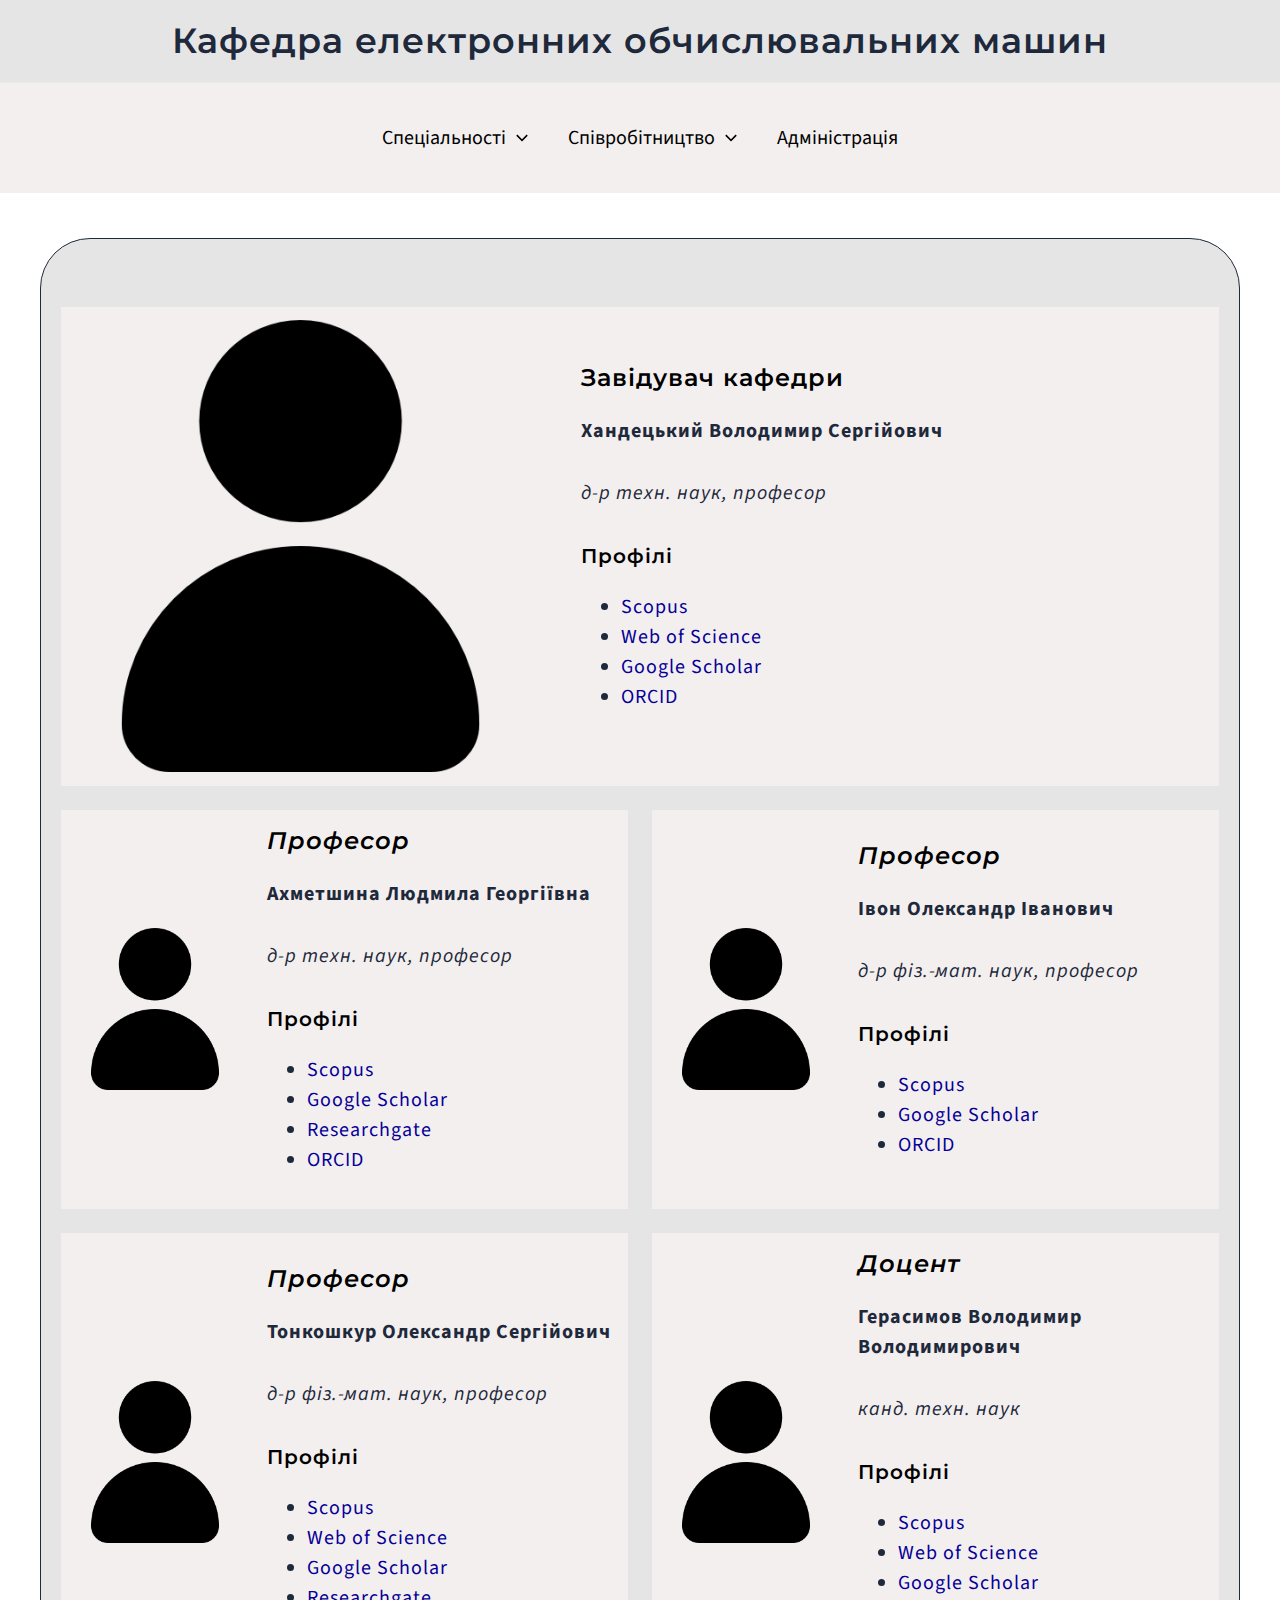
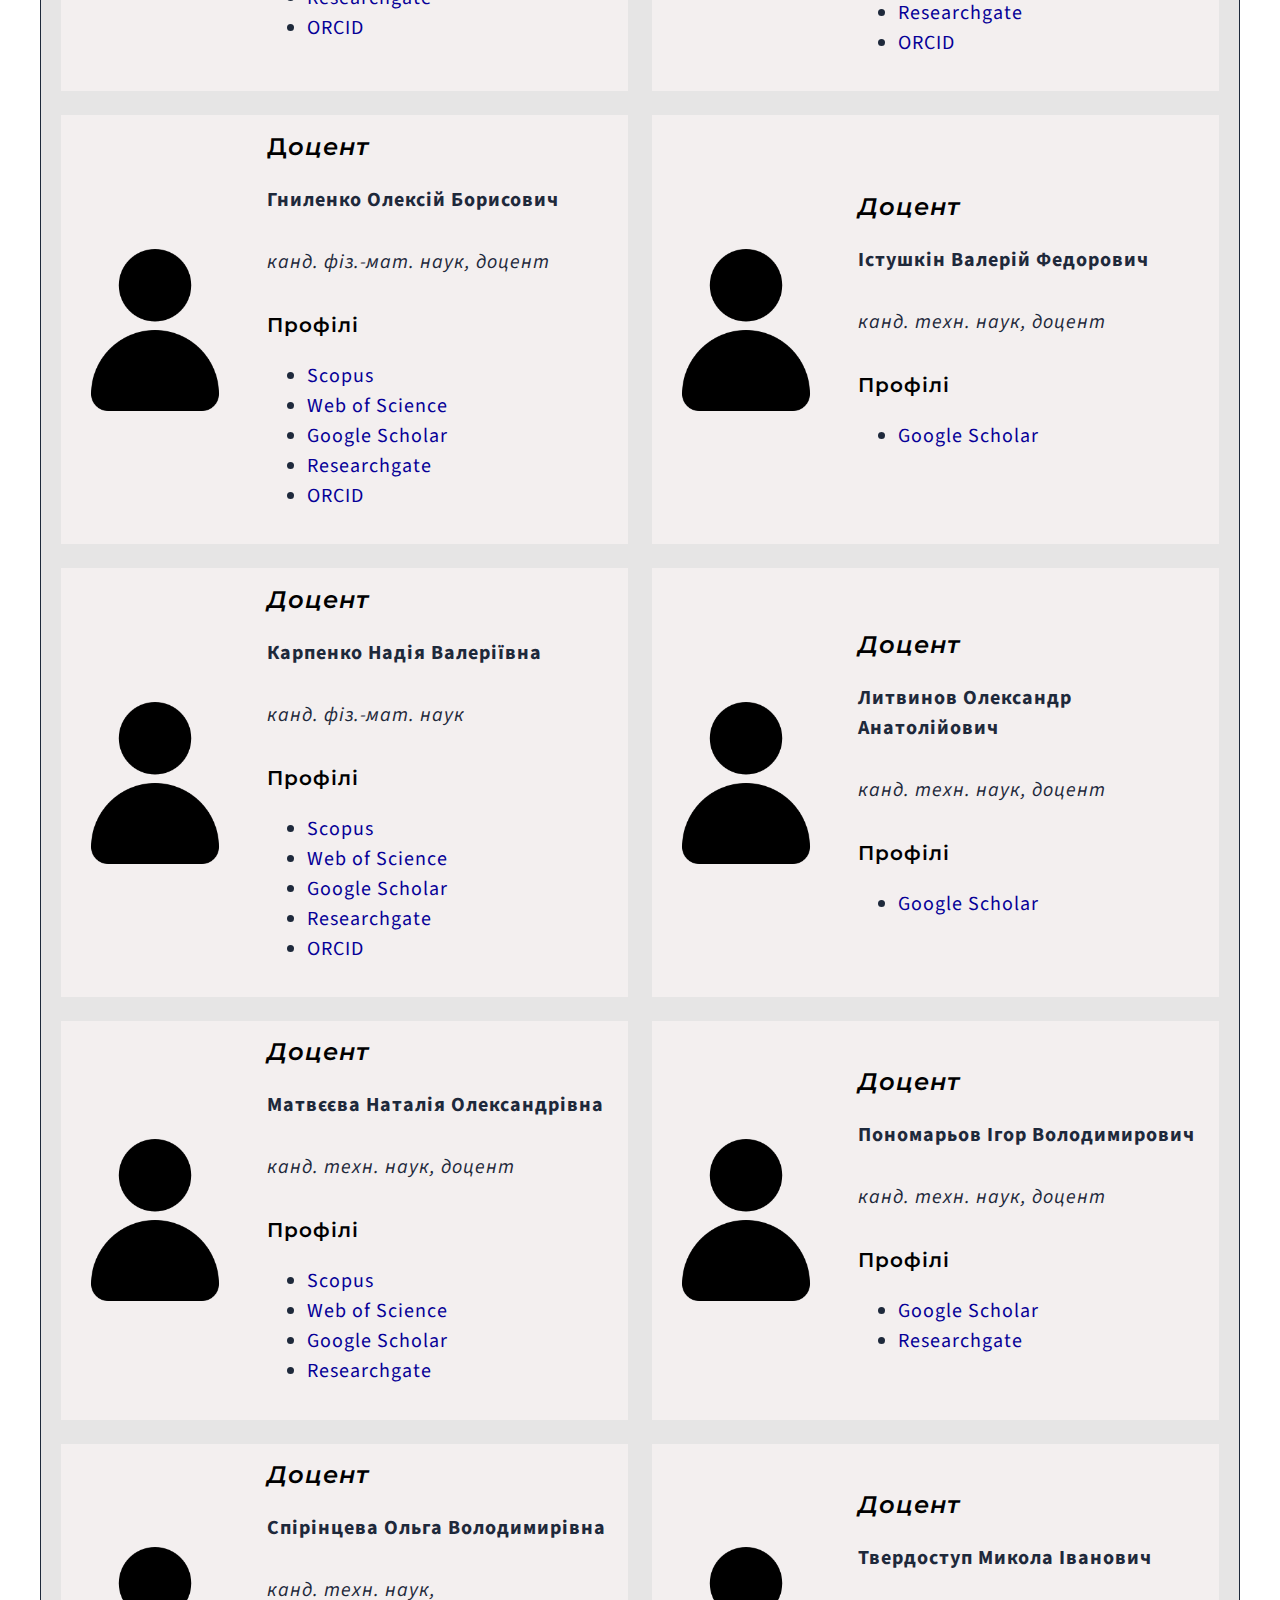
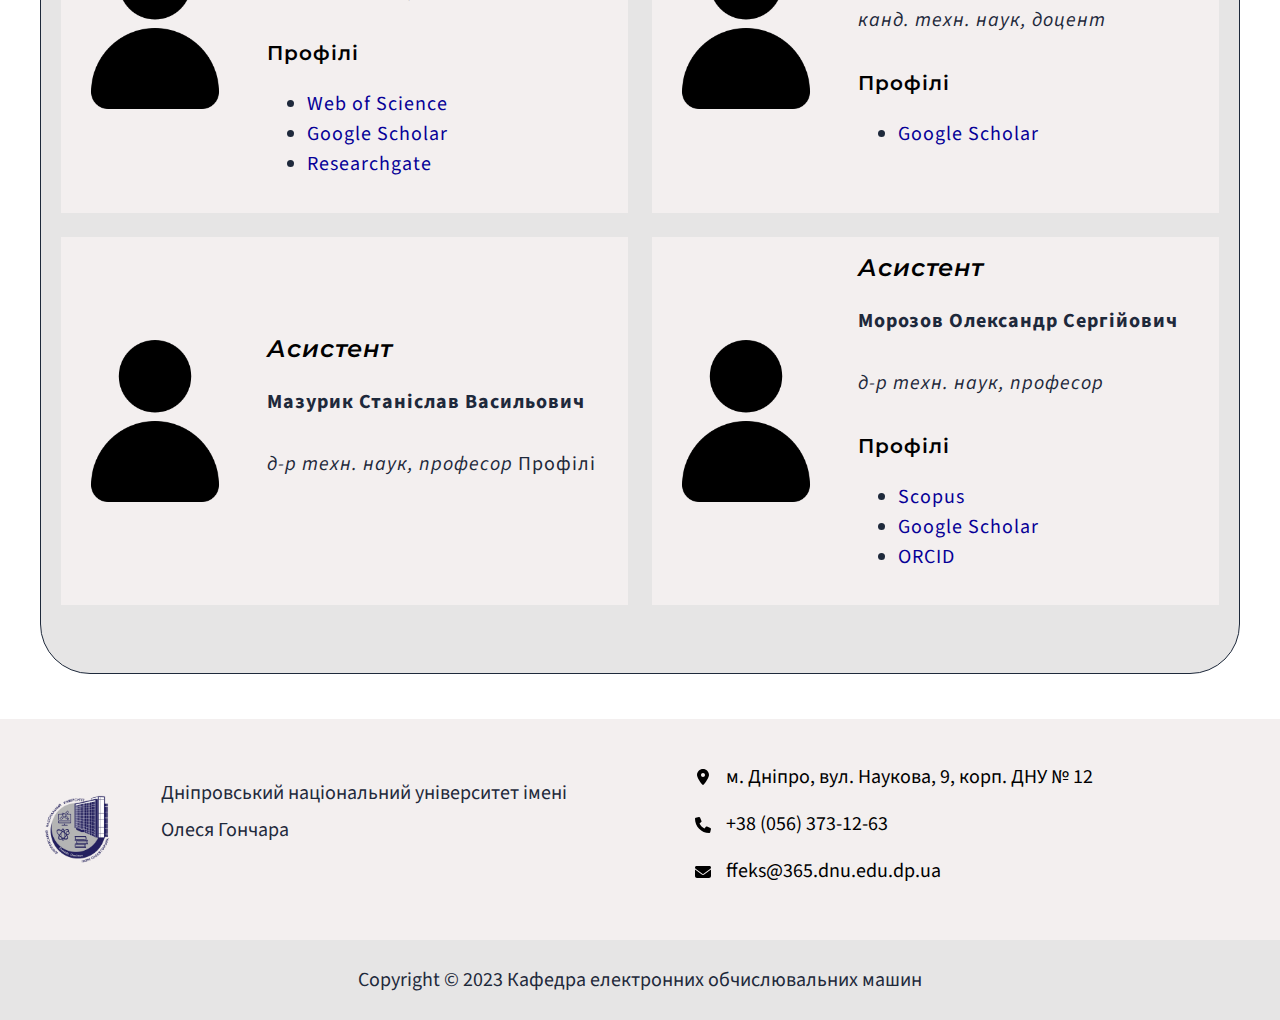
<file: працівники/index.html>
<!DOCTYPE html>
<html lang="uk">
<head>
<meta charset="UTF-8">
<meta name="viewport" content="width=device-width, initial-scale=1">
<link rel="profile" href="https://gmpg.org/xfn/11">

<title>Адміністрація &#8211; Кафедра електронних обчислювальних машин</title>
<meta name="robots" content="max-image-preview:large">
<link rel="dns-prefetch" href="//fonts.googleapis.com">
<link rel="alternate" type="application/rss+xml" title="Кафедра електронних обчислювальних машин &raquo; стрічка" href="https://babaidi.github.io/keo/feed/">
<link rel="alternate" type="application/rss+xml" title="Кафедра електронних обчислювальних машин &raquo; Канал коментарів" href="https://babaidi.github.io/keo/comments/feed/">
<script>
window._wpemojiSettings = {"baseUrl":"https:\/\/s.w.org\/images\/core\/emoji\/14.0.0\/72x72\/","ext":".png","svgUrl":"https:\/\/s.w.org\/images\/core\/emoji\/14.0.0\/svg\/","svgExt":".svg","source":{"concatemoji":"https:\/\/babaidi.github.io\/keo\/wp-includes\/js\/wp-emoji-release.min.js?ver=6.2"}};
/*! This file is auto-generated */
!function(e,a,t){var n,r,o,i=a.createElement("canvas"),p=i.getContext&&i.getContext("2d");function s(e,t){p.clearRect(0,0,i.width,i.height),p.fillText(e,0,0);e=i.toDataURL();return p.clearRect(0,0,i.width,i.height),p.fillText(t,0,0),e===i.toDataURL()}function c(e){var t=a.createElement("script");t.src=e,t.defer=t.type="text/javascript",a.getElementsByTagName("head")[0].appendChild(t)}for(o=Array("flag","emoji"),t.supports={everything:!0,everythingExceptFlag:!0},r=0;r<o.length;r++)t.supports[o[r]]=function(e){if(p&&p.fillText)switch(p.textBaseline="top",p.font="600 32px Arial",e){case"flag":return s("🏳️‍⚧️","🏳️​⚧️")?!1:!s("🇺🇳","🇺​🇳")&&!s("🏴󠁧󠁢󠁥󠁮󠁧󠁿","🏴​󠁧​󠁢​󠁥​󠁮​󠁧​󠁿");case"emoji":return!s("🫱🏻‍🫲🏿","🫱🏻​🫲🏿")}return!1}(o[r]),t.supports.everything=t.supports.everything&&t.supports[o[r]],"flag"!==o[r]&&(t.supports.everythingExceptFlag=t.supports.everythingExceptFlag&&t.supports[o[r]]);t.supports.everythingExceptFlag=t.supports.everythingExceptFlag&&!t.supports.flag,t.DOMReady=!1,t.readyCallback=function(){t.DOMReady=!0},t.supports.everything||(n=function(){t.readyCallback()},a.addEventListener?(a.addEventListener("DOMContentLoaded",n,!1),e.addEventListener("load",n,!1)):(e.attachEvent("onload",n),a.attachEvent("onreadystatechange",function(){"complete"===a.readyState&&t.readyCallback()})),(e=t.source||{}).concatemoji?c(e.concatemoji):e.wpemoji&&e.twemoji&&(c(e.twemoji),c(e.wpemoji)))}(window,document,window._wpemojiSettings);
</script>
<style>img.wp-smiley,
img.emoji {
	display: inline !important;
	border: none !important;
	box-shadow: none !important;
	height: 1em !important;
	width: 1em !important;
	margin: 0 0.07em !important;
	vertical-align: -0.1em !important;
	background: none !important;
	padding: 0 !important;
}</style>
	<link rel="stylesheet" id="astra-theme-css-css" href="https://babaidi.github.io/keo/wp-content/themes/astra/assets/css/minified/main.min.css?ver=4.1.3" media="all">
<style id="astra-theme-css-inline-css">:root{--ast-container-default-xlg-padding:3em;--ast-container-default-lg-padding:3em;--ast-container-default-slg-padding:2em;--ast-container-default-md-padding:3em;--ast-container-default-sm-padding:3em;--ast-container-default-xs-padding:2.4em;--ast-container-default-xxs-padding:1.8em;--ast-code-block-background:#ECEFF3;--ast-comment-inputs-background:#F9FAFB;}html{font-size:125%;}a{color:var(--ast-global-color-0);}a:hover,a:focus{color:var(--ast-global-color-1);}body,button,input,select,textarea,.ast-button,.ast-custom-button{font-family:'Source Sans Pro',sans-serif;font-weight:inherit;font-size:20px;font-size:1rem;}blockquote{color:var(--ast-global-color-2);}h1,.entry-content h1,h2,.entry-content h2,h3,.entry-content h3,h4,.entry-content h4,h5,.entry-content h5,h6,.entry-content h6,.site-title,.site-title a{font-family:'Montserrat',sans-serif;font-weight:600;letter-spacing:1px;}.ast-site-identity .site-title a{color:var(--ast-global-color-2);}.ast-site-identity .site-title a:hover{color:var(--ast-global-color-8);}.site-title{font-size:35px;font-size:1.75rem;display:block;}.site-header .site-description{font-size:15px;font-size:0.75rem;display:none;}.entry-title{font-size:30px;font-size:1.5rem;}h1,.entry-content h1{font-size:48px;font-size:2.4rem;font-weight:600;font-family:'Montserrat',sans-serif;}h2,.entry-content h2{font-size:40px;font-size:2rem;font-weight:600;font-family:'Montserrat',sans-serif;}h3,.entry-content h3{font-size:32px;font-size:1.6rem;font-weight:600;font-family:'Montserrat',sans-serif;}h4,.entry-content h4{font-size:24px;font-size:1.2rem;font-weight:600;font-family:'Montserrat',sans-serif;}h5,.entry-content h5{font-size:20px;font-size:1rem;font-weight:600;font-family:'Montserrat',sans-serif;}h6,.entry-content h6{font-size:17px;font-size:0.85rem;font-weight:600;font-family:'Montserrat',sans-serif;}::selection{background-color:var(--ast-global-color-0);color:#ffffff;}body,h1,.entry-title a,.entry-content h1,h2,.entry-content h2,h3,.entry-content h3,h4,.entry-content h4,h5,.entry-content h5,h6,.entry-content h6{color:var(--ast-global-color-2);}.tagcloud a:hover,.tagcloud a:focus,.tagcloud a.current-item{color:#ffffff;border-color:var(--ast-global-color-0);background-color:var(--ast-global-color-0);}input:focus,input[type="text"]:focus,input[type="email"]:focus,input[type="url"]:focus,input[type="password"]:focus,input[type="reset"]:focus,input[type="search"]:focus,textarea:focus{border-color:var(--ast-global-color-0);}input[type="radio"]:checked,input[type=reset],input[type="checkbox"]:checked,input[type="checkbox"]:hover:checked,input[type="checkbox"]:focus:checked,input[type=range]::-webkit-slider-thumb{border-color:var(--ast-global-color-0);background-color:var(--ast-global-color-0);box-shadow:none;}.site-footer a:hover + .post-count,.site-footer a:focus + .post-count{background:var(--ast-global-color-0);border-color:var(--ast-global-color-0);}.single .nav-links .nav-previous,.single .nav-links .nav-next{color:var(--ast-global-color-0);}.entry-meta,.entry-meta *{line-height:1.45;color:var(--ast-global-color-0);}.entry-meta a:hover,.entry-meta a:hover *,.entry-meta a:focus,.entry-meta a:focus *,.page-links > .page-link,.page-links .page-link:hover,.post-navigation a:hover{color:var(--ast-global-color-1);}#cat option,.secondary .calendar_wrap thead a,.secondary .calendar_wrap thead a:visited{color:var(--ast-global-color-0);}.secondary .calendar_wrap #today,.ast-progress-val span{background:var(--ast-global-color-0);}.secondary a:hover + .post-count,.secondary a:focus + .post-count{background:var(--ast-global-color-0);border-color:var(--ast-global-color-0);}.calendar_wrap #today > a{color:#ffffff;}.page-links .page-link,.single .post-navigation a{color:var(--ast-global-color-0);}.ast-archive-title{color:var(--ast-global-color-8);}.widget-title{font-size:28px;font-size:1.4rem;color:var(--ast-global-color-8);}a:focus-visible,.ast-menu-toggle:focus-visible,.site .skip-link:focus-visible,.wp-block-loginout input:focus-visible,.wp-block-search.wp-block-search__button-inside .wp-block-search__inside-wrapper,.ast-header-navigation-arrow:focus-visible{outline-style:dotted;outline-color:inherit;outline-width:thin;border-color:transparent;}input:focus,input[type="text"]:focus,input[type="email"]:focus,input[type="url"]:focus,input[type="password"]:focus,input[type="reset"]:focus,input[type="search"]:focus,textarea:focus,.wp-block-search__input:focus,[data-section="section-header-mobile-trigger"] .ast-button-wrap .ast-mobile-menu-trigger-minimal:focus,.ast-mobile-popup-drawer.active .menu-toggle-close:focus,.woocommerce-ordering select.orderby:focus,#ast-scroll-top:focus,.woocommerce a.add_to_cart_button:focus,.woocommerce .button.single_add_to_cart_button:focus{border-style:dotted;border-color:inherit;border-width:thin;outline-color:transparent;}@media (max-width:921px){#ast-desktop-header{display:none;}}@media (min-width:921px){#ast-mobile-header{display:none;}}.wp-block-buttons.aligncenter{justify-content:center;}@media (max-width:921px){.ast-theme-transparent-header #primary,.ast-theme-transparent-header #secondary{padding:0;}}@media (max-width:921px){.ast-plain-container.ast-no-sidebar #primary{padding:0;}}.ast-plain-container.ast-no-sidebar #primary{margin-top:0;margin-bottom:0;}.wp-block-button.is-style-outline .wp-block-button__link{border-color:var(--ast-global-color-7);}div.wp-block-button.is-style-outline > .wp-block-button__link:not(.has-text-color),div.wp-block-button.wp-block-button__link.is-style-outline:not(.has-text-color){color:var(--ast-global-color-7);}.wp-block-button.is-style-outline .wp-block-button__link:hover,div.wp-block-button.is-style-outline .wp-block-button__link:focus,div.wp-block-button.is-style-outline > .wp-block-button__link:not(.has-text-color):hover,div.wp-block-button.wp-block-button__link.is-style-outline:not(.has-text-color):hover{color:var(--ast-global-color-2);background-color:var(--ast-global-color-7);border-color:var(--ast-global-color-7);}.post-page-numbers.current .page-link,.ast-pagination .page-numbers.current{color:#ffffff;border-color:var(--ast-global-color-0);background-color:var(--ast-global-color-0);border-radius:2px;}h1.widget-title{font-weight:600;}h2.widget-title{font-weight:600;}h3.widget-title{font-weight:600;}#page{display:flex;flex-direction:column;min-height:100vh;}.ast-404-layout-1 h1.page-title{color:var(--ast-global-color-2);}.single .post-navigation a{line-height:1em;height:inherit;}.error-404 .page-sub-title{font-size:1.5rem;font-weight:inherit;}.search .site-content .content-area .search-form{margin-bottom:0;}#page .site-content{flex-grow:1;}.widget{margin-bottom:3.5em;}#secondary li{line-height:1.5em;}#secondary .wp-block-group h2{margin-bottom:0.7em;}#secondary h2{font-size:1.7rem;}.ast-separate-container .ast-article-post,.ast-separate-container .ast-article-single,.ast-separate-container .ast-comment-list li.depth-1,.ast-separate-container .comment-respond{padding:3em;}.ast-separate-container .ast-comment-list li.depth-1,.hentry{margin-bottom:2em;}.ast-separate-container .ast-archive-description,.ast-separate-container .ast-author-box{background-color:var(--ast-global-color-5);border-bottom:1px solid var(--ast-border-color);}.ast-separate-container .comments-title{padding:2em 2em 0 2em;}.ast-page-builder-template .comment-form-textarea,.ast-comment-formwrap .ast-grid-common-col{padding:0;}.ast-comment-formwrap{padding:0 20px;display:inline-flex;column-gap:20px;}.archive.ast-page-builder-template .entry-header{margin-top:2em;}.ast-page-builder-template .ast-comment-formwrap{width:100%;}.entry-title{margin-bottom:0.5em;}.ast-archive-description p{font-size:inherit;font-weight:inherit;line-height:inherit;}@media (min-width:921px){.ast-left-sidebar.ast-page-builder-template #secondary,.archive.ast-right-sidebar.ast-page-builder-template .site-main{padding-left:20px;padding-right:20px;}}@media (max-width:544px){.ast-comment-formwrap.ast-row{column-gap:10px;display:inline-block;}#ast-commentform .ast-grid-common-col{position:relative;width:100%;}}@media (min-width:1201px){.ast-separate-container .ast-article-post,.ast-separate-container .ast-article-single,.ast-separate-container .ast-author-box,.ast-separate-container .ast-404-layout-1,.ast-separate-container .no-results{padding:3em;}}@media (max-width:921px){.ast-separate-container #primary,.ast-separate-container #secondary{padding:1.5em 0;}#primary,#secondary{padding:1.5em 0;margin:0;}.ast-left-sidebar #content > .ast-container{display:flex;flex-direction:column-reverse;width:100%;}}@media (min-width:922px){.ast-separate-container.ast-right-sidebar #primary,.ast-separate-container.ast-left-sidebar #primary{border:0;}.search-no-results.ast-separate-container #primary{margin-bottom:4em;}}.wp-block-button .wp-block-button__link{color:var(--ast-global-color-2);}.wp-block-button .wp-block-button__link:hover,.wp-block-button .wp-block-button__link:focus{color:var(--ast-global-color-2);background-color:var(--ast-global-color-7);border-color:var(--ast-global-color-7);}.wp-block-button .wp-block-button__link,.wp-block-search .wp-block-search__button,body .wp-block-file .wp-block-file__button{border-style:solid;border-top-width:0px;border-right-width:0px;border-left-width:0px;border-bottom-width:0px;border-color:var(--ast-global-color-7);background-color:var(--ast-global-color-7);color:var(--ast-global-color-2);font-family:inherit;font-weight:600;line-height:1em;font-size:20px;font-size:1rem;border-top-left-radius:50px;border-top-right-radius:50px;border-bottom-right-radius:50px;border-bottom-left-radius:50px;padding-top:20px;padding-right:40px;padding-bottom:20px;padding-left:40px;}@media (max-width:921px){.wp-block-button .wp-block-button__link,.wp-block-search .wp-block-search__button,body .wp-block-file .wp-block-file__button{padding-top:18px;padding-right:32px;padding-bottom:18px;padding-left:32px;}}@media (max-width:544px){.wp-block-button .wp-block-button__link,.wp-block-search .wp-block-search__button,body .wp-block-file .wp-block-file__button{padding-top:15px;padding-right:28px;padding-bottom:15px;padding-left:28px;}}.menu-toggle,button,.ast-button,.ast-custom-button,.button,input#submit,input[type="button"],input[type="submit"],input[type="reset"],form[CLASS*="wp-block-search__"].wp-block-search .wp-block-search__inside-wrapper .wp-block-search__button,body .wp-block-file .wp-block-file__button,.search .search-submit,.woocommerce a.button,.woocommerce button.button,.woocommerce .woocommerce-message a.button,.woocommerce #respond input#submit.alt,.woocommerce input.button.alt,.woocommerce input.button,.woocommerce input.button:disabled,.woocommerce input.button:disabled[disabled],.woocommerce input.button:disabled:hover,.woocommerce input.button:disabled[disabled]:hover,.woocommerce #respond input#submit,.woocommerce button.button.alt.disabled,.wc-block-grid__products .wc-block-grid__product .wp-block-button__link,.wc-block-grid__product-onsale,[CLASS*="wc-block"] button,.woocommerce-js .astra-cart-drawer .astra-cart-drawer-content .woocommerce-mini-cart__buttons .button:not(.checkout):not(.ast-continue-shopping),.woocommerce-js .astra-cart-drawer .astra-cart-drawer-content .woocommerce-mini-cart__buttons a.checkout,.woocommerce button.button.alt.disabled.wc-variation-selection-needed{border-style:solid;border-top-width:0px;border-right-width:0px;border-left-width:0px;border-bottom-width:0px;color:var(--ast-global-color-2);border-color:var(--ast-global-color-7);background-color:var(--ast-global-color-7);padding-top:20px;padding-right:40px;padding-bottom:20px;padding-left:40px;font-family:inherit;font-weight:600;font-size:20px;font-size:1rem;line-height:1em;border-top-left-radius:50px;border-top-right-radius:50px;border-bottom-right-radius:50px;border-bottom-left-radius:50px;}button:focus,.menu-toggle:hover,button:hover,.ast-button:hover,.ast-custom-button:hover .button:hover,.ast-custom-button:hover ,input[type=reset]:hover,input[type=reset]:focus,input#submit:hover,input#submit:focus,input[type="button"]:hover,input[type="button"]:focus,input[type="submit"]:hover,input[type="submit"]:focus,form[CLASS*="wp-block-search__"].wp-block-search .wp-block-search__inside-wrapper .wp-block-search__button:hover,form[CLASS*="wp-block-search__"].wp-block-search .wp-block-search__inside-wrapper .wp-block-search__button:focus,body .wp-block-file .wp-block-file__button:hover,body .wp-block-file .wp-block-file__button:focus,.woocommerce a.button:hover,.woocommerce button.button:hover,.woocommerce .woocommerce-message a.button:hover,.woocommerce #respond input#submit:hover,.woocommerce #respond input#submit.alt:hover,.woocommerce input.button.alt:hover,.woocommerce input.button:hover,.woocommerce button.button.alt.disabled:hover,.wc-block-grid__products .wc-block-grid__product .wp-block-button__link:hover,[CLASS*="wc-block"] button:hover,.woocommerce-js .astra-cart-drawer .astra-cart-drawer-content .woocommerce-mini-cart__buttons .button:not(.checkout):not(.ast-continue-shopping):hover,.woocommerce-js .astra-cart-drawer .astra-cart-drawer-content .woocommerce-mini-cart__buttons a.checkout:hover,.woocommerce button.button.alt.disabled.wc-variation-selection-needed:hover{color:var(--ast-global-color-2);background-color:var(--ast-global-color-7);border-color:var(--ast-global-color-7);}form[CLASS*="wp-block-search__"].wp-block-search .wp-block-search__inside-wrapper .wp-block-search__button.has-icon{padding-top:calc(20px - 3px);padding-right:calc(40px - 3px);padding-bottom:calc(20px - 3px);padding-left:calc(40px - 3px);}@media (max-width:921px){.menu-toggle,button,.ast-button,.ast-custom-button,.button,input#submit,input[type="button"],input[type="submit"],input[type="reset"],form[CLASS*="wp-block-search__"].wp-block-search .wp-block-search__inside-wrapper .wp-block-search__button,body .wp-block-file .wp-block-file__button,.search .search-submit,.woocommerce a.button,.woocommerce button.button,.woocommerce .woocommerce-message a.button,.woocommerce #respond input#submit.alt,.woocommerce input.button.alt,.woocommerce input.button,.woocommerce input.button:disabled,.woocommerce input.button:disabled[disabled],.woocommerce input.button:disabled:hover,.woocommerce input.button:disabled[disabled]:hover,.woocommerce #respond input#submit,.woocommerce button.button.alt.disabled,.wc-block-grid__products .wc-block-grid__product .wp-block-button__link,.wc-block-grid__product-onsale,[CLASS*="wc-block"] button,.woocommerce-js .astra-cart-drawer .astra-cart-drawer-content .woocommerce-mini-cart__buttons .button:not(.checkout):not(.ast-continue-shopping),.woocommerce-js .astra-cart-drawer .astra-cart-drawer-content .woocommerce-mini-cart__buttons a.checkout,.woocommerce button.button.alt.disabled.wc-variation-selection-needed{padding-top:18px;padding-right:32px;padding-bottom:18px;padding-left:32px;}}@media (max-width:544px){.menu-toggle,button,.ast-button,.ast-custom-button,.button,input#submit,input[type="button"],input[type="submit"],input[type="reset"],form[CLASS*="wp-block-search__"].wp-block-search .wp-block-search__inside-wrapper .wp-block-search__button,body .wp-block-file .wp-block-file__button,.search .search-submit,.woocommerce a.button,.woocommerce button.button,.woocommerce .woocommerce-message a.button,.woocommerce #respond input#submit.alt,.woocommerce input.button.alt,.woocommerce input.button,.woocommerce input.button:disabled,.woocommerce input.button:disabled[disabled],.woocommerce input.button:disabled:hover,.woocommerce input.button:disabled[disabled]:hover,.woocommerce #respond input#submit,.woocommerce button.button.alt.disabled,.wc-block-grid__products .wc-block-grid__product .wp-block-button__link,.wc-block-grid__product-onsale,[CLASS*="wc-block"] button,.woocommerce-js .astra-cart-drawer .astra-cart-drawer-content .woocommerce-mini-cart__buttons .button:not(.checkout):not(.ast-continue-shopping),.woocommerce-js .astra-cart-drawer .astra-cart-drawer-content .woocommerce-mini-cart__buttons a.checkout,.woocommerce button.button.alt.disabled.wc-variation-selection-needed{padding-top:15px;padding-right:28px;padding-bottom:15px;padding-left:28px;}}@media (max-width:921px){.ast-mobile-header-stack .main-header-bar .ast-search-menu-icon{display:inline-block;}.ast-header-break-point.ast-header-custom-item-outside .ast-mobile-header-stack .main-header-bar .ast-search-icon{margin:0;}.ast-comment-avatar-wrap img{max-width:2.5em;}.ast-separate-container .ast-comment-list li.depth-1{padding:1.5em 2.14em;}.ast-separate-container .comment-respond{padding:2em 2.14em;}.ast-comment-meta{padding:0 1.8888em 1.3333em;}}@media (min-width:544px){.ast-container{max-width:100%;}}@media (max-width:544px){.ast-separate-container .ast-article-post,.ast-separate-container .ast-article-single,.ast-separate-container .comments-title,.ast-separate-container .ast-archive-description{padding:1.5em 1em;}.ast-separate-container #content .ast-container{padding-left:0.54em;padding-right:0.54em;}.ast-separate-container .ast-comment-list li.depth-1{padding:1.5em 1em;margin-bottom:1.5em;}.ast-separate-container .ast-comment-list .bypostauthor{padding:.5em;}.ast-search-menu-icon.ast-dropdown-active .search-field{width:170px;}}@media (max-width:921px){.widget-title{font-size:24px;font-size:1.4117647058824rem;}body,button,input,select,textarea,.ast-button,.ast-custom-button{font-size:17px;font-size:0.85rem;}#secondary,#secondary button,#secondary input,#secondary select,#secondary textarea{font-size:17px;font-size:0.85rem;}.site-title{font-size:20px;font-size:1rem;display:block;}.site-header .site-description{display:none;}.entry-title{font-size:30px;}h1,.entry-content h1{font-size:36px;}h2,.entry-content h2{font-size:30px;}h3,.entry-content h3{font-size:25px;}h4,.entry-content h4{font-size:20px;font-size:1rem;}h5,.entry-content h5{font-size:17px;font-size:0.85rem;}h6,.entry-content h6{font-size:15px;font-size:0.75rem;}}@media (max-width:544px){.widget-title{font-size:24px;font-size:1.4117647058824rem;}body,button,input,select,textarea,.ast-button,.ast-custom-button{font-size:17px;font-size:0.85rem;}#secondary,#secondary button,#secondary input,#secondary select,#secondary textarea{font-size:17px;font-size:0.85rem;}.site-title{font-size:13px;font-size:0.65rem;display:block;}.site-header .site-description{display:none;}.entry-title{font-size:30px;}h1,.entry-content h1{font-size:32px;}h2,.entry-content h2{font-size:26px;}h3,.entry-content h3{font-size:22px;}h4,.entry-content h4{font-size:18px;font-size:0.9rem;}h5,.entry-content h5{font-size:15px;font-size:0.75rem;}h6,.entry-content h6{font-size:13px;font-size:0.65rem;}}@media (max-width:544px){html{font-size:125%;}}@media (min-width:922px){.ast-container{max-width:1240px;}}@media (min-width:922px){.site-content .ast-container{display:flex;}}@media (max-width:921px){.site-content .ast-container{flex-direction:column;}}@media (min-width:922px){.main-header-menu .sub-menu .menu-item.ast-left-align-sub-menu:hover > .sub-menu,.main-header-menu .sub-menu .menu-item.ast-left-align-sub-menu.focus > .sub-menu{margin-left:-0px;}}blockquote,cite {font-style: initial;}.wp-block-file {display: flex;align-items: center;flex-wrap: wrap;justify-content: space-between;}.wp-block-pullquote {border: none;}.wp-block-pullquote blockquote::before {content: "\201D";font-family: "Helvetica",sans-serif;display: flex;transform: rotate( 180deg );font-size: 6rem;font-style: normal;line-height: 1;font-weight: bold;align-items: center;justify-content: center;}.has-text-align-right > blockquote::before {justify-content: flex-start;}.has-text-align-left > blockquote::before {justify-content: flex-end;}figure.wp-block-pullquote.is-style-solid-color blockquote {max-width: 100%;text-align: inherit;}html body {--wp--custom--ast-default-block-top-padding: 100px;--wp--custom--ast-default-block-right-padding: 80px;--wp--custom--ast-default-block-bottom-padding: 100px;--wp--custom--ast-default-block-left-padding: 80px;--wp--custom--ast-container-width: 1200px;--wp--custom--ast-content-width-size: 1200px;--wp--custom--ast-wide-width-size: calc(1200px + var(--wp--custom--ast-default-block-left-padding) + var(--wp--custom--ast-default-block-right-padding));}.ast-narrow-container {--wp--custom--ast-content-width-size: 750px;--wp--custom--ast-wide-width-size: 750px;}@media(max-width: 921px) {html body {--wp--custom--ast-default-block-top-padding: 50px;--wp--custom--ast-default-block-right-padding: 50px;--wp--custom--ast-default-block-bottom-padding: 50px;--wp--custom--ast-default-block-left-padding: 50px;}}@media(max-width: 544px) {html body {--wp--custom--ast-default-block-top-padding: 50px;--wp--custom--ast-default-block-right-padding: 30px;--wp--custom--ast-default-block-bottom-padding: 50px;--wp--custom--ast-default-block-left-padding: 30px;}}.entry-content > .wp-block-group,.entry-content > .wp-block-cover,.entry-content > .wp-block-columns {padding-top: var(--wp--custom--ast-default-block-top-padding);padding-right: var(--wp--custom--ast-default-block-right-padding);padding-bottom: var(--wp--custom--ast-default-block-bottom-padding);padding-left: var(--wp--custom--ast-default-block-left-padding);}.ast-plain-container.ast-no-sidebar .entry-content > .alignfull,.ast-page-builder-template .ast-no-sidebar .entry-content > .alignfull {margin-left: calc( -50vw + 50%);margin-right: calc( -50vw + 50%);max-width: 100vw;width: 100vw;}.ast-plain-container.ast-no-sidebar .entry-content .alignfull .alignfull,.ast-page-builder-template.ast-no-sidebar .entry-content .alignfull .alignfull,.ast-plain-container.ast-no-sidebar .entry-content .alignfull .alignwide,.ast-page-builder-template.ast-no-sidebar .entry-content .alignfull .alignwide,.ast-plain-container.ast-no-sidebar .entry-content .alignwide .alignfull,.ast-page-builder-template.ast-no-sidebar .entry-content .alignwide .alignfull,.ast-plain-container.ast-no-sidebar .entry-content .alignwide .alignwide,.ast-page-builder-template.ast-no-sidebar .entry-content .alignwide .alignwide,.ast-plain-container.ast-no-sidebar .entry-content .wp-block-column .alignfull,.ast-page-builder-template.ast-no-sidebar .entry-content .wp-block-column .alignfull,.ast-plain-container.ast-no-sidebar .entry-content .wp-block-column .alignwide,.ast-page-builder-template.ast-no-sidebar .entry-content .wp-block-column .alignwide {margin-left: auto;margin-right: auto;width: 100%;}[ast-blocks-layout] .wp-block-separator:not(.is-style-dots) {height: 0;}[ast-blocks-layout] .wp-block-separator {margin: 20px auto;}[ast-blocks-layout] .wp-block-separator:not(.is-style-wide):not(.is-style-dots) {max-width: 100px;}[ast-blocks-layout] .wp-block-separator.has-background {padding: 0;}.entry-content[ast-blocks-layout] > * {max-width: var(--wp--custom--ast-content-width-size);margin-left: auto;margin-right: auto;}.entry-content[ast-blocks-layout] > .alignwide {max-width: var(--wp--custom--ast-wide-width-size);}.entry-content[ast-blocks-layout] .alignfull {max-width: none;}.entry-content .wp-block-columns {margin-bottom: 0;}blockquote {margin: 1.5em;border: none;}.wp-block-quote:not(.has-text-align-right):not(.has-text-align-center) {border-left: 5px solid rgba(0,0,0,0.05);}.has-text-align-right > blockquote,blockquote.has-text-align-right {border-right: 5px solid rgba(0,0,0,0.05);}.has-text-align-left > blockquote,blockquote.has-text-align-left {border-left: 5px solid rgba(0,0,0,0.05);}.wp-block-site-tagline,.wp-block-latest-posts .read-more {margin-top: 15px;}.wp-block-loginout p label {display: block;}.wp-block-loginout p:not(.login-remember):not(.login-submit) input {width: 100%;}.wp-block-loginout input:focus {border-color: transparent;}.wp-block-loginout input:focus {outline: thin dotted;}.entry-content .wp-block-media-text .wp-block-media-text__content {padding: 0 0 0 8%;}.entry-content .wp-block-media-text.has-media-on-the-right .wp-block-media-text__content {padding: 0 8% 0 0;}.entry-content .wp-block-media-text.has-background .wp-block-media-text__content {padding: 8%;}.entry-content .wp-block-cover:not([class*="background-color"]) .wp-block-cover__inner-container,.entry-content .wp-block-cover:not([class*="background-color"]) .wp-block-cover-image-text,.entry-content .wp-block-cover:not([class*="background-color"]) .wp-block-cover-text,.entry-content .wp-block-cover-image:not([class*="background-color"]) .wp-block-cover__inner-container,.entry-content .wp-block-cover-image:not([class*="background-color"]) .wp-block-cover-image-text,.entry-content .wp-block-cover-image:not([class*="background-color"]) .wp-block-cover-text {color: var(--ast-global-color-5);}.wp-block-loginout .login-remember input {width: 1.1rem;height: 1.1rem;margin: 0 5px 4px 0;vertical-align: middle;}.wp-block-latest-posts > li > *:first-child,.wp-block-latest-posts:not(.is-grid) > li:first-child {margin-top: 0;}.wp-block-search__inside-wrapper .wp-block-search__input {padding: 0 10px;color: var(--ast-global-color-3);background: var(--ast-global-color-5);border-color: var(--ast-border-color);}.wp-block-latest-posts .read-more {margin-bottom: 1.5em;}.wp-block-search__no-button .wp-block-search__inside-wrapper .wp-block-search__input {padding-top: 5px;padding-bottom: 5px;}.wp-block-latest-posts .wp-block-latest-posts__post-date,.wp-block-latest-posts .wp-block-latest-posts__post-author {font-size: 1rem;}.wp-block-latest-posts > li > *,.wp-block-latest-posts:not(.is-grid) > li {margin-top: 12px;margin-bottom: 12px;}.ast-page-builder-template .entry-content[ast-blocks-layout] > *,.ast-page-builder-template .entry-content[ast-blocks-layout] > .alignfull > * {max-width: none;}.ast-page-builder-template .entry-content[ast-blocks-layout] > .alignwide > * {max-width: var(--wp--custom--ast-wide-width-size);}.ast-page-builder-template .entry-content[ast-blocks-layout] > .inherit-container-width > *,.ast-page-builder-template .entry-content[ast-blocks-layout] > * > *,.entry-content[ast-blocks-layout] > .wp-block-cover .wp-block-cover__inner-container {max-width: var(--wp--custom--ast-content-width-size);margin-left: auto;margin-right: auto;}.entry-content[ast-blocks-layout] .wp-block-cover:not(.alignleft):not(.alignright) {width: auto;}@media(max-width: 1200px) {.ast-separate-container .entry-content > .alignfull,.ast-separate-container .entry-content[ast-blocks-layout] > .alignwide,.ast-plain-container .entry-content[ast-blocks-layout] > .alignwide,.ast-plain-container .entry-content .alignfull {margin-left: calc(-1 * min(var(--ast-container-default-xlg-padding),20px)) ;margin-right: calc(-1 * min(var(--ast-container-default-xlg-padding),20px));}}@media(min-width: 1201px) {.ast-separate-container .entry-content > .alignfull {margin-left: calc(-1 * var(--ast-container-default-xlg-padding) );margin-right: calc(-1 * var(--ast-container-default-xlg-padding) );}.ast-separate-container .entry-content[ast-blocks-layout] > .alignwide,.ast-plain-container .entry-content[ast-blocks-layout] > .alignwide {margin-left: calc(-1 * var(--wp--custom--ast-default-block-left-padding) );margin-right: calc(-1 * var(--wp--custom--ast-default-block-right-padding) );}}@media(min-width: 921px) {.ast-separate-container .entry-content .wp-block-group.alignwide:not(.inherit-container-width) > :where(:not(.alignleft):not(.alignright)),.ast-plain-container .entry-content .wp-block-group.alignwide:not(.inherit-container-width) > :where(:not(.alignleft):not(.alignright)) {max-width: calc( var(--wp--custom--ast-content-width-size) + 80px );}.ast-plain-container.ast-right-sidebar .entry-content[ast-blocks-layout] .alignfull,.ast-plain-container.ast-left-sidebar .entry-content[ast-blocks-layout] .alignfull {margin-left: -60px;margin-right: -60px;}}@media(min-width: 544px) {.entry-content > .alignleft {margin-right: 20px;}.entry-content > .alignright {margin-left: 20px;}}@media (max-width:544px){.wp-block-columns .wp-block-column:not(:last-child){margin-bottom:20px;}.wp-block-latest-posts{margin:0;}}@media( max-width: 600px ) {.entry-content .wp-block-media-text .wp-block-media-text__content,.entry-content .wp-block-media-text.has-media-on-the-right .wp-block-media-text__content {padding: 8% 0 0;}.entry-content .wp-block-media-text.has-background .wp-block-media-text__content {padding: 8%;}}.ast-narrow-container .site-content .wp-block-uagb-image--align-full .wp-block-uagb-image__figure {max-width: 100%;margin-left: auto;margin-right: auto;}.entry-content ul,.entry-content ol {padding: revert;margin: revert;}:root .has-ast-global-color-0-color{color:var(--ast-global-color-0);}:root .has-ast-global-color-0-background-color{background-color:var(--ast-global-color-0);}:root .wp-block-button .has-ast-global-color-0-color{color:var(--ast-global-color-0);}:root .wp-block-button .has-ast-global-color-0-background-color{background-color:var(--ast-global-color-0);}:root .has-ast-global-color-1-color{color:var(--ast-global-color-1);}:root .has-ast-global-color-1-background-color{background-color:var(--ast-global-color-1);}:root .wp-block-button .has-ast-global-color-1-color{color:var(--ast-global-color-1);}:root .wp-block-button .has-ast-global-color-1-background-color{background-color:var(--ast-global-color-1);}:root .has-ast-global-color-2-color{color:var(--ast-global-color-2);}:root .has-ast-global-color-2-background-color{background-color:var(--ast-global-color-2);}:root .wp-block-button .has-ast-global-color-2-color{color:var(--ast-global-color-2);}:root .wp-block-button .has-ast-global-color-2-background-color{background-color:var(--ast-global-color-2);}:root .has-ast-global-color-3-color{color:var(--ast-global-color-3);}:root .has-ast-global-color-3-background-color{background-color:var(--ast-global-color-3);}:root .wp-block-button .has-ast-global-color-3-color{color:var(--ast-global-color-3);}:root .wp-block-button .has-ast-global-color-3-background-color{background-color:var(--ast-global-color-3);}:root .has-ast-global-color-4-color{color:var(--ast-global-color-4);}:root .has-ast-global-color-4-background-color{background-color:var(--ast-global-color-4);}:root .wp-block-button .has-ast-global-color-4-color{color:var(--ast-global-color-4);}:root .wp-block-button .has-ast-global-color-4-background-color{background-color:var(--ast-global-color-4);}:root .has-ast-global-color-5-color{color:var(--ast-global-color-5);}:root .has-ast-global-color-5-background-color{background-color:var(--ast-global-color-5);}:root .wp-block-button .has-ast-global-color-5-color{color:var(--ast-global-color-5);}:root .wp-block-button .has-ast-global-color-5-background-color{background-color:var(--ast-global-color-5);}:root .has-ast-global-color-6-color{color:var(--ast-global-color-6);}:root .has-ast-global-color-6-background-color{background-color:var(--ast-global-color-6);}:root .wp-block-button .has-ast-global-color-6-color{color:var(--ast-global-color-6);}:root .wp-block-button .has-ast-global-color-6-background-color{background-color:var(--ast-global-color-6);}:root .has-ast-global-color-7-color{color:var(--ast-global-color-7);}:root .has-ast-global-color-7-background-color{background-color:var(--ast-global-color-7);}:root .wp-block-button .has-ast-global-color-7-color{color:var(--ast-global-color-7);}:root .wp-block-button .has-ast-global-color-7-background-color{background-color:var(--ast-global-color-7);}:root .has-ast-global-color-8-color{color:var(--ast-global-color-8);}:root .has-ast-global-color-8-background-color{background-color:var(--ast-global-color-8);}:root .wp-block-button .has-ast-global-color-8-color{color:var(--ast-global-color-8);}:root .wp-block-button .has-ast-global-color-8-background-color{background-color:var(--ast-global-color-8);}:root{--ast-global-color-0:#060097;--ast-global-color-1:#c10fff;--ast-global-color-2:#1e293b;--ast-global-color-3:#67768e;--ast-global-color-4:#f3efef;--ast-global-color-5:#f8f5f3;--ast-global-color-6:#e6e5e5;--ast-global-color-7:#ffcd57;--ast-global-color-8:#000000;}:root {--ast-border-color : var(--ast-global-color-6);}.ast-single-entry-banner {-js-display: flex;display: flex;flex-direction: column;justify-content: center;text-align: center;position: relative;background: #eeeeee;}.ast-single-entry-banner[data-banner-layout="layout-1"] {max-width: 1200px;background: inherit;padding: 20px 0;}.ast-single-entry-banner[data-banner-width-type="custom"] {margin: 0 auto;width: 100%;}.ast-single-entry-banner + .site-content .entry-header {margin-bottom: 0;}header.entry-header .entry-title{font-weight:600;font-size:32px;font-size:1.6rem;}header.entry-header > *:not(:last-child){margin-bottom:10px;}.ast-archive-entry-banner {-js-display: flex;display: flex;flex-direction: column;justify-content: center;text-align: center;position: relative;background: #eeeeee;}.ast-archive-entry-banner[data-banner-width-type="custom"] {margin: 0 auto;width: 100%;}.ast-archive-entry-banner[data-banner-layout="layout-1"] {background: inherit;padding: 20px 0;text-align: left;}body.archive .ast-archive-description{max-width:1200px;width:100%;text-align:left;padding-top:3em;padding-right:3em;padding-bottom:3em;padding-left:3em;}body.archive .ast-archive-description .ast-archive-title,body.archive .ast-archive-description .ast-archive-title *{font-weight:600;font-size:32px;font-size:1.6rem;}body.archive .ast-archive-description > *:not(:last-child){margin-bottom:10px;}@media (max-width:921px){body.archive .ast-archive-description{text-align:left;}}@media (max-width:544px){body.archive .ast-archive-description{text-align:left;}}.ast-breadcrumbs .trail-browse,.ast-breadcrumbs .trail-items,.ast-breadcrumbs .trail-items li{display:inline-block;margin:0;padding:0;border:none;background:inherit;text-indent:0;}.ast-breadcrumbs .trail-browse{font-size:inherit;font-style:inherit;font-weight:inherit;color:inherit;}.ast-breadcrumbs .trail-items{list-style:none;}.trail-items li::after{padding:0 0.3em;content:"\00bb";}.trail-items li:last-of-type::after{display:none;}h1,.entry-content h1,h2,.entry-content h2,h3,.entry-content h3,h4,.entry-content h4,h5,.entry-content h5,h6,.entry-content h6{color:var(--ast-global-color-8);}.entry-title a{color:var(--ast-global-color-8);}@media (max-width:921px){.ast-builder-grid-row-container.ast-builder-grid-row-tablet-3-firstrow .ast-builder-grid-row > *:first-child,.ast-builder-grid-row-container.ast-builder-grid-row-tablet-3-lastrow .ast-builder-grid-row > *:last-child{grid-column:1 / -1;}}@media (max-width:544px){.ast-builder-grid-row-container.ast-builder-grid-row-mobile-3-firstrow .ast-builder-grid-row > *:first-child,.ast-builder-grid-row-container.ast-builder-grid-row-mobile-3-lastrow .ast-builder-grid-row > *:last-child{grid-column:1 / -1;}}.ast-builder-layout-element[data-section="title_tagline"]{display:flex;}@media (max-width:921px){.ast-header-break-point .ast-builder-layout-element[data-section="title_tagline"]{display:flex;}}@media (max-width:544px){.ast-header-break-point .ast-builder-layout-element[data-section="title_tagline"]{display:flex;}}.ast-builder-menu-1{font-family:inherit;font-weight:inherit;}.ast-builder-menu-1 .menu-item > .menu-link{color:var(--ast-global-color-8);}.ast-builder-menu-1 .menu-item > .ast-menu-toggle{color:var(--ast-global-color-8);}.ast-builder-menu-1 .menu-item:hover > .menu-link,.ast-builder-menu-1 .inline-on-mobile .menu-item:hover > .ast-menu-toggle{color:var(--ast-global-color-8);}.ast-builder-menu-1 .menu-item:hover > .ast-menu-toggle{color:var(--ast-global-color-8);}.ast-builder-menu-1 .menu-item.current-menu-item > .menu-link,.ast-builder-menu-1 .inline-on-mobile .menu-item.current-menu-item > .ast-menu-toggle,.ast-builder-menu-1 .current-menu-ancestor > .menu-link{color:var(--ast-global-color-8);}.ast-builder-menu-1 .menu-item.current-menu-item > .ast-menu-toggle{color:var(--ast-global-color-8);}.ast-builder-menu-1 .sub-menu,.ast-builder-menu-1 .inline-on-mobile .sub-menu{border-top-width:2px;border-bottom-width:0px;border-right-width:0px;border-left-width:0px;border-color:var(--ast-global-color-0);border-style:solid;}.ast-builder-menu-1 .main-header-menu > .menu-item > .sub-menu,.ast-builder-menu-1 .main-header-menu > .menu-item > .astra-full-megamenu-wrapper{margin-top:0px;}.ast-desktop .ast-builder-menu-1 .main-header-menu > .menu-item > .sub-menu:before,.ast-desktop .ast-builder-menu-1 .main-header-menu > .menu-item > .astra-full-megamenu-wrapper:before{height:calc( 0px + 5px );}.ast-desktop .ast-builder-menu-1 .menu-item .sub-menu .menu-link{border-style:none;}@media (max-width:921px){.ast-header-break-point .ast-builder-menu-1 .menu-item.menu-item-has-children > .ast-menu-toggle{top:0;}.ast-builder-menu-1 .menu-item-has-children > .menu-link:after{content:unset;}.ast-builder-menu-1 .main-header-menu > .menu-item > .sub-menu,.ast-builder-menu-1 .main-header-menu > .menu-item > .astra-full-megamenu-wrapper{margin-top:0;}}@media (max-width:544px){.ast-header-break-point .ast-builder-menu-1 .menu-item.menu-item-has-children > .ast-menu-toggle{top:0;}.ast-builder-menu-1 .main-header-menu > .menu-item > .sub-menu,.ast-builder-menu-1 .main-header-menu > .menu-item > .astra-full-megamenu-wrapper{margin-top:0;}}.ast-builder-menu-1{display:flex;}@media (max-width:921px){.ast-header-break-point .ast-builder-menu-1{display:flex;}}@media (max-width:544px){.ast-header-break-point .ast-builder-menu-1{display:flex;}}.site-below-footer-wrap{padding-top:20px;padding-bottom:20px;}.site-below-footer-wrap[data-section="section-below-footer-builder"]{background-color:var(--ast-global-color-6);;background-image:none;;min-height:80px;}.site-below-footer-wrap[data-section="section-below-footer-builder"] .ast-builder-grid-row{max-width:1200px;margin-left:auto;margin-right:auto;}.site-below-footer-wrap[data-section="section-below-footer-builder"] .ast-builder-grid-row,.site-below-footer-wrap[data-section="section-below-footer-builder"] .site-footer-section{align-items:flex-start;}.site-below-footer-wrap[data-section="section-below-footer-builder"].ast-footer-row-inline .site-footer-section{display:flex;margin-bottom:0;}.ast-builder-grid-row-full .ast-builder-grid-row{grid-template-columns:1fr;}@media (max-width:921px){.site-below-footer-wrap[data-section="section-below-footer-builder"]{background-color:var(--ast-global-color-6);;background-image:none;;}.site-below-footer-wrap[data-section="section-below-footer-builder"].ast-footer-row-tablet-inline .site-footer-section{display:flex;margin-bottom:0;}.site-below-footer-wrap[data-section="section-below-footer-builder"].ast-footer-row-tablet-stack .site-footer-section{display:block;margin-bottom:10px;}.ast-builder-grid-row-container.ast-builder-grid-row-tablet-full .ast-builder-grid-row{grid-template-columns:1fr;}}@media (max-width:544px){.site-below-footer-wrap[data-section="section-below-footer-builder"].ast-footer-row-mobile-inline .site-footer-section{display:flex;margin-bottom:0;}.site-below-footer-wrap[data-section="section-below-footer-builder"].ast-footer-row-mobile-stack .site-footer-section{display:block;margin-bottom:10px;}.ast-builder-grid-row-container.ast-builder-grid-row-mobile-full .ast-builder-grid-row{grid-template-columns:1fr;}}.site-below-footer-wrap[data-section="section-below-footer-builder"]{display:grid;}@media (max-width:921px){.ast-header-break-point .site-below-footer-wrap[data-section="section-below-footer-builder"]{display:grid;}}@media (max-width:544px){.ast-header-break-point .site-below-footer-wrap[data-section="section-below-footer-builder"]{display:grid;}}.ast-footer-copyright{text-align:center;}.ast-footer-copyright {color:var(--ast-global-color-2);}@media (max-width:921px){.ast-footer-copyright{text-align:center;}}@media (max-width:544px){.ast-footer-copyright{text-align:center;}}.ast-footer-copyright.ast-builder-layout-element{display:flex;}@media (max-width:921px){.ast-header-break-point .ast-footer-copyright.ast-builder-layout-element{display:flex;}}@media (max-width:544px){.ast-header-break-point .ast-footer-copyright.ast-builder-layout-element{display:flex;}}.site-above-footer-wrap{padding-top:20px;padding-bottom:20px;}.site-above-footer-wrap[data-section="section-above-footer-builder"]{background-color:var(--ast-global-color-4);;background-image:none;;min-height:60px;}.site-above-footer-wrap[data-section="section-above-footer-builder"] .ast-builder-grid-row{max-width:100%;padding-left:35px;padding-right:35px;}.site-above-footer-wrap[data-section="section-above-footer-builder"] .ast-builder-grid-row,.site-above-footer-wrap[data-section="section-above-footer-builder"] .site-footer-section{align-items:center;}.site-above-footer-wrap[data-section="section-above-footer-builder"].ast-footer-row-inline .site-footer-section{display:flex;margin-bottom:0;}.ast-builder-grid-row-2-equal .ast-builder-grid-row{grid-template-columns:repeat( 2,1fr );}@media (max-width:921px){.site-above-footer-wrap[data-section="section-above-footer-builder"].ast-footer-row-tablet-inline .site-footer-section{display:flex;margin-bottom:0;}.site-above-footer-wrap[data-section="section-above-footer-builder"].ast-footer-row-tablet-stack .site-footer-section{display:block;margin-bottom:10px;}.ast-builder-grid-row-container.ast-builder-grid-row-tablet-2-equal .ast-builder-grid-row{grid-template-columns:repeat( 2,1fr );}}@media (max-width:544px){.site-above-footer-wrap[data-section="section-above-footer-builder"].ast-footer-row-mobile-inline .site-footer-section{display:flex;margin-bottom:0;}.site-above-footer-wrap[data-section="section-above-footer-builder"].ast-footer-row-mobile-stack .site-footer-section{display:block;margin-bottom:10px;}.ast-builder-grid-row-container.ast-builder-grid-row-mobile-full .ast-builder-grid-row{grid-template-columns:1fr;}}.site-above-footer-wrap[data-section="section-above-footer-builder"]{display:grid;}@media (max-width:921px){.ast-header-break-point .site-above-footer-wrap[data-section="section-above-footer-builder"]{display:grid;}}@media (max-width:544px){.ast-header-break-point .site-above-footer-wrap[data-section="section-above-footer-builder"]{display:grid;}}.site-footer{background-color:var(--ast-global-color-8);;background-image:none;;}.footer-widget-area[data-section="sidebar-widgets-footer-widget-1"].footer-widget-area-inner{text-align:left;}@media (max-width:921px){.footer-widget-area[data-section="sidebar-widgets-footer-widget-1"].footer-widget-area-inner{text-align:center;}}@media (max-width:544px){.footer-widget-area[data-section="sidebar-widgets-footer-widget-1"].footer-widget-area-inner{text-align:center;}}.footer-widget-area[data-section="sidebar-widgets-footer-widget-2"].footer-widget-area-inner{text-align:left;}@media (max-width:921px){.footer-widget-area[data-section="sidebar-widgets-footer-widget-2"].footer-widget-area-inner{text-align:center;}}@media (max-width:544px){.footer-widget-area[data-section="sidebar-widgets-footer-widget-2"].footer-widget-area-inner{text-align:center;}}.footer-widget-area.widget-area.site-footer-focus-item{width:auto;}.footer-widget-area[data-section="sidebar-widgets-footer-widget-1"]{display:block;}@media (max-width:921px){.ast-header-break-point .footer-widget-area[data-section="sidebar-widgets-footer-widget-1"]{display:block;}}@media (max-width:544px){.ast-header-break-point .footer-widget-area[data-section="sidebar-widgets-footer-widget-1"]{display:block;}}.footer-widget-area[data-section="sidebar-widgets-footer-widget-2"]{display:block;}@media (max-width:921px){.ast-header-break-point .footer-widget-area[data-section="sidebar-widgets-footer-widget-2"]{display:block;}}@media (max-width:544px){.ast-header-break-point .footer-widget-area[data-section="sidebar-widgets-footer-widget-2"]{display:block;}}.ast-header-break-point .main-header-bar{border-bottom-width:1px;}@media (min-width:922px){.main-header-bar{border-bottom-width:1px;}}.main-header-menu .menu-item, #astra-footer-menu .menu-item, .main-header-bar .ast-masthead-custom-menu-items{-js-display:flex;display:flex;-webkit-box-pack:center;-webkit-justify-content:center;-moz-box-pack:center;-ms-flex-pack:center;justify-content:center;-webkit-box-orient:vertical;-webkit-box-direction:normal;-webkit-flex-direction:column;-moz-box-orient:vertical;-moz-box-direction:normal;-ms-flex-direction:column;flex-direction:column;}.main-header-menu > .menu-item > .menu-link, #astra-footer-menu > .menu-item > .menu-link{height:100%;-webkit-box-align:center;-webkit-align-items:center;-moz-box-align:center;-ms-flex-align:center;align-items:center;-js-display:flex;display:flex;}.ast-header-break-point .main-navigation ul .menu-item .menu-link .icon-arrow:first-of-type svg{top:.2em;margin-top:0px;margin-left:0px;width:.65em;transform:translate(0, -2px) rotateZ(270deg);}.ast-mobile-popup-content .ast-submenu-expanded > .ast-menu-toggle{transform:rotateX(180deg);overflow-y:auto;}.ast-separate-container .blog-layout-1, .ast-separate-container .blog-layout-2, .ast-separate-container .blog-layout-3{background-color:transparent;background-image:none;}.ast-separate-container .ast-article-post{background-image:;;}@media (max-width:921px){.ast-separate-container .ast-article-post{background-color:var(--ast-global-color-5);;background-image:none;;}}@media (max-width:544px){.ast-separate-container .ast-article-post{background-color:var(--ast-global-color-5);;background-image:none;;}}.ast-separate-container .ast-article-single:not(.ast-related-post), .ast-separate-container .comments-area .comment-respond,.ast-separate-container .comments-area .ast-comment-list li, .ast-separate-container .ast-woocommerce-container, .ast-separate-container .error-404, .ast-separate-container .no-results, .single.ast-separate-container .site-main .ast-author-meta, .ast-separate-container .related-posts-title-wrapper, .ast-separate-container.ast-two-container #secondary .widget,.ast-separate-container .comments-count-wrapper, .ast-box-layout.ast-plain-container .site-content,.ast-padded-layout.ast-plain-container .site-content, .ast-separate-container .comments-area .comments-title, .ast-narrow-container .site-content{background-image:;;}@media (max-width:921px){.ast-separate-container .ast-article-single:not(.ast-related-post), .ast-separate-container .comments-area .comment-respond,.ast-separate-container .comments-area .ast-comment-list li, .ast-separate-container .ast-woocommerce-container, .ast-separate-container .error-404, .ast-separate-container .no-results, .single.ast-separate-container .site-main .ast-author-meta, .ast-separate-container .related-posts-title-wrapper, .ast-separate-container.ast-two-container #secondary .widget,.ast-separate-container .comments-count-wrapper, .ast-box-layout.ast-plain-container .site-content,.ast-padded-layout.ast-plain-container .site-content, .ast-separate-container .comments-area .comments-title, .ast-narrow-container .site-content{background-color:var(--ast-global-color-5);;background-image:none;;}}@media (max-width:544px){.ast-separate-container .ast-article-single:not(.ast-related-post), .ast-separate-container .comments-area .comment-respond,.ast-separate-container .comments-area .ast-comment-list li, .ast-separate-container .ast-woocommerce-container, .ast-separate-container .error-404, .ast-separate-container .no-results, .single.ast-separate-container .site-main .ast-author-meta, .ast-separate-container .related-posts-title-wrapper, .ast-separate-container.ast-two-container #secondary .widget,.ast-separate-container .comments-count-wrapper, .ast-box-layout.ast-plain-container .site-content,.ast-padded-layout.ast-plain-container .site-content, .ast-separate-container .comments-area .comments-title, .ast-narrow-container .site-content{background-color:var(--ast-global-color-5);;background-image:none;;}}.ast-plain-container, .ast-page-builder-template{background-image:;;}@media (max-width:921px){.ast-plain-container, .ast-page-builder-template{background-color:var(--ast-global-color-5);;background-image:none;;}}@media (max-width:544px){.ast-plain-container, .ast-page-builder-template{background-color:var(--ast-global-color-5);;background-image:none;;}}
		#ast-scroll-top {
			display: none;
			position: fixed;
			text-align: center;
			cursor: pointer;
			z-index: 99;
			width: 2.1em;
			height: 2.1em;
			line-height: 2.1;
			color: #ffffff;
			border-radius: 2px;
			content: "";
			outline: inherit;
		}
		@media (min-width: 769px) {
			#ast-scroll-top {
				content: "769";
			}
		}
		#ast-scroll-top .ast-icon.icon-arrow svg {
			margin-left: 0px;
			vertical-align: middle;
			transform: translate(0, -20%) rotate(180deg);
			width: 1.6em;
		}
		.ast-scroll-to-top-right {
			right: 30px;
			bottom: 30px;
		}
		.ast-scroll-to-top-left {
			left: 30px;
			bottom: 30px;
		}
	#ast-scroll-top{color:rgba(0,0,0,0.94);background-color:rgba(0,0,0,0);font-size:15px;font-size:0.75rem;}#ast-scroll-top:hover{color:rgba(0,0,0,0.99);}@media (max-width:921px){#ast-scroll-top .ast-icon.icon-arrow svg{width:1em;}}.ast-off-canvas-active body.ast-main-header-nav-open {overflow: hidden;}.ast-mobile-popup-drawer .ast-mobile-popup-overlay {background-color: rgba(0,0,0,0.4);position: fixed;top: 0;right: 0;bottom: 0;left: 0;visibility: hidden;opacity: 0;transition: opacity 0.2s ease-in-out;}.ast-mobile-popup-drawer .ast-mobile-popup-header {-js-display: flex;display: flex;justify-content: flex-end;min-height: calc( 1.2em + 24px);}.ast-mobile-popup-drawer .ast-mobile-popup-header .menu-toggle-close {background: transparent;border: 0;font-size: 24px;line-height: 1;padding: .6em;color: inherit;-js-display: flex;display: flex;box-shadow: none;}.ast-mobile-popup-drawer .ast-mobile-popup-header .menu-toggle-close:focus {outline: thin dotted;}.ast-mobile-popup-drawer.ast-mobile-popup-full-width .ast-mobile-popup-inner {max-width: none;transition: transform 0s ease-in,opacity 0.2s ease-in;}.ast-mobile-popup-drawer.active {left: 0;opacity: 1;right: 0;z-index: 100000;transition: opacity 0.25s ease-out;}.ast-mobile-popup-drawer.active .ast-mobile-popup-overlay {opacity: 1;cursor: pointer;visibility: visible;}body.admin-bar .ast-mobile-popup-drawer,body.admin-bar .ast-mobile-popup-drawer .ast-mobile-popup-inner {top: 32px;}body.admin-bar.ast-primary-sticky-header-active .ast-mobile-popup-drawer,body.admin-bar.ast-primary-sticky-header-active .ast-mobile-popup-drawer .ast-mobile-popup-inner{top: 0px;}@media (max-width: 782px) {body.admin-bar .ast-mobile-popup-drawer,body.admin-bar .ast-mobile-popup-drawer .ast-mobile-popup-inner {top: 46px;}}.ast-mobile-popup-content > *,.ast-desktop-popup-content > *{padding: 10px 0;height: auto;}.ast-mobile-popup-content > *:first-child,.ast-desktop-popup-content > *:first-child{padding-top: 10px;}.ast-mobile-popup-content > .ast-builder-menu,.ast-desktop-popup-content > .ast-builder-menu{padding-top: 0;}.ast-mobile-popup-content > *:last-child,.ast-desktop-popup-content > *:last-child {padding-bottom: 0;}.ast-mobile-popup-drawer .ast-mobile-popup-content .ast-search-icon,.ast-mobile-popup-drawer .main-header-bar-navigation .menu-item-has-children .sub-menu,.ast-mobile-popup-drawer .ast-desktop-popup-content .ast-search-icon {display: none;}.ast-mobile-popup-drawer .ast-mobile-popup-content .ast-search-menu-icon.ast-inline-search label,.ast-mobile-popup-drawer .ast-desktop-popup-content .ast-search-menu-icon.ast-inline-search label {width: 100%;}.ast-mobile-popup-content .ast-builder-menu-mobile .main-header-menu,.ast-mobile-popup-content .ast-builder-menu-mobile .main-header-menu .sub-menu {background-color: transparent;}.ast-mobile-popup-content .ast-icon svg {height: .85em;width: .95em;margin-top: 15px;}.ast-mobile-popup-content .ast-icon.icon-search svg {margin-top: 0;}.ast-desktop .ast-desktop-popup-content .astra-menu-animation-slide-up > .menu-item > .sub-menu,.ast-desktop .ast-desktop-popup-content .astra-menu-animation-slide-up > .menu-item .menu-item > .sub-menu,.ast-desktop .ast-desktop-popup-content .astra-menu-animation-slide-down > .menu-item > .sub-menu,.ast-desktop .ast-desktop-popup-content .astra-menu-animation-slide-down > .menu-item .menu-item > .sub-menu,.ast-desktop .ast-desktop-popup-content .astra-menu-animation-fade > .menu-item > .sub-menu,.ast-mobile-popup-drawer.show,.ast-desktop .ast-desktop-popup-content .astra-menu-animation-fade > .menu-item .menu-item > .sub-menu{opacity: 1;visibility: visible;}.ast-mobile-popup-drawer {position: fixed;top: 0;bottom: 0;left: -99999rem;right: 99999rem;transition: opacity 0.25s ease-in,left 0s 0.25s,right 0s 0.25s;opacity: 0;}.ast-mobile-popup-drawer .ast-mobile-popup-inner {width: 100%;transform: translateX(100%);max-width: 90%;right: 0;top: 0;background: #fafafa;color: #3a3a3a;bottom: 0;opacity: 0;position: fixed;box-shadow: 0 0 2rem 0 rgba(0,0,0,0.1);-js-display: flex;display: flex;flex-direction: column;transition: transform 0.2s ease-in,opacity 0.2s ease-in;overflow-y:auto;overflow-x:hidden;}.ast-mobile-popup-drawer.ast-mobile-popup-left .ast-mobile-popup-inner {transform: translateX(-100%);right: auto;left: 0;}.ast-hfb-header.ast-default-menu-enable.ast-header-break-point .ast-mobile-popup-drawer .main-header-bar-navigation ul .menu-item .sub-menu .menu-link {padding-left: 30px;}.ast-hfb-header.ast-default-menu-enable.ast-header-break-point .ast-mobile-popup-drawer .main-header-bar-navigation .sub-menu .menu-item .menu-item .menu-link {padding-left: 40px;}.ast-mobile-popup-drawer .main-header-bar-navigation .menu-item-has-children > .ast-menu-toggle {right: calc( 20px - 0.907em);}.ast-mobile-popup-drawer.content-align-flex-end .main-header-bar-navigation .menu-item-has-children > .ast-menu-toggle {left: calc( 20px - 0.907em);}.ast-mobile-popup-drawer .ast-mobile-popup-content .ast-search-menu-icon,.ast-mobile-popup-drawer .ast-mobile-popup-content .ast-search-menu-icon.slide-search,.ast-mobile-popup-drawer .ast-desktop-popup-content .ast-search-menu-icon,.ast-mobile-popup-drawer .ast-desktop-popup-content .ast-search-menu-icon.slide-search {width: 100%;position: relative;display: block;right: auto;transform: none;}.ast-mobile-popup-drawer .ast-mobile-popup-content .ast-search-menu-icon.slide-search .search-form,.ast-mobile-popup-drawer .ast-mobile-popup-content .ast-search-menu-icon .search-form,.ast-mobile-popup-drawer .ast-desktop-popup-content .ast-search-menu-icon.slide-search .search-form,.ast-mobile-popup-drawer .ast-desktop-popup-content .ast-search-menu-icon .search-form {right: 0;visibility: visible;opacity: 1;position: relative;top: auto;transform: none;padding: 0;display: block;overflow: hidden;}.ast-mobile-popup-drawer .ast-mobile-popup-content .ast-search-menu-icon.ast-inline-search .search-field,.ast-mobile-popup-drawer .ast-mobile-popup-content .ast-search-menu-icon .search-field,.ast-mobile-popup-drawer .ast-desktop-popup-content .ast-search-menu-icon.ast-inline-search .search-field,.ast-mobile-popup-drawer .ast-desktop-popup-content .ast-search-menu-icon .search-field {width: 100%;padding-right: 5.5em;}.ast-mobile-popup-drawer .ast-mobile-popup-content .ast-search-menu-icon .search-submit,.ast-mobile-popup-drawer .ast-desktop-popup-content .ast-search-menu-icon .search-submit {display: block;position: absolute;height: 100%;top: 0;right: 0;padding: 0 1em;border-radius: 0;}.ast-mobile-popup-drawer.active .ast-mobile-popup-inner {opacity: 1;visibility: visible;transform: translateX(0%);}.ast-mobile-popup-drawer.active .ast-mobile-popup-inner{background-image:;;}.ast-mobile-header-wrap .ast-mobile-header-content, .ast-desktop-header-content{background-image:;;}.ast-mobile-popup-content > *, .ast-mobile-header-content > *, .ast-desktop-popup-content > *, .ast-desktop-header-content > *{padding-top:0px;padding-bottom:0px;}.content-align-center .ast-builder-layout-element{justify-content:center;}.content-align-center .main-header-menu{text-align:center;}.ast-mobile-popup-drawer.active .menu-toggle-close{color:#3a3a3a;}.ast-mobile-header-wrap .ast-primary-header-bar,.ast-primary-header-bar .site-primary-header-wrap{min-height:110px;}.ast-desktop .ast-primary-header-bar .main-header-menu > .menu-item{line-height:110px;}@media (max-width:921px){#masthead .ast-mobile-header-wrap .ast-primary-header-bar,#masthead .ast-mobile-header-wrap .ast-below-header-bar{padding-left:20px;padding-right:20px;}}.ast-header-break-point .ast-primary-header-bar{border-bottom-width:0px;border-bottom-color:#eaeaea;border-bottom-style:solid;}@media (min-width:922px){.ast-primary-header-bar{border-bottom-width:0px;border-bottom-color:#eaeaea;border-bottom-style:solid;}}.ast-primary-header-bar{background-color:var(--ast-global-color-4);;background-image:none;;}@media (max-width:921px){.ast-primary-header-bar.ast-primary-header{background-color:var(--ast-global-color-6);;background-image:none;;}.ast-mobile-header-wrap .ast-primary-header-bar,.ast-primary-header-bar .site-primary-header-wrap{min-height:100px;}}@media (max-width:544px){.ast-mobile-header-wrap .ast-primary-header-bar ,.ast-primary-header-bar .site-primary-header-wrap{min-height:80px;}}.ast-primary-header-bar{display:block;}@media (max-width:921px){.ast-header-break-point .ast-primary-header-bar{display:grid;}}@media (max-width:544px){.ast-header-break-point .ast-primary-header-bar{display:grid;}}[data-section="section-header-mobile-trigger"] .ast-button-wrap .ast-mobile-menu-trigger-fill{color:var(--ast-global-color-8);border:none;background:rgba(255,255,255,0);border-top-left-radius:2px;border-top-right-radius:2px;border-bottom-right-radius:2px;border-bottom-left-radius:2px;}[data-section="section-header-mobile-trigger"] .ast-button-wrap .mobile-menu-toggle-icon .ast-mobile-svg{width:20px;height:20px;fill:var(--ast-global-color-8);}[data-section="section-header-mobile-trigger"] .ast-button-wrap .mobile-menu-wrap .mobile-menu{color:var(--ast-global-color-8);}.ast-builder-menu-mobile .main-navigation .menu-item.menu-item-has-children > .ast-menu-toggle{top:0;}.ast-builder-menu-mobile .main-navigation .menu-item-has-children > .menu-link:after{content:unset;}.ast-hfb-header .ast-builder-menu-mobile .main-navigation .main-header-menu, .ast-hfb-header .ast-builder-menu-mobile .main-navigation .main-header-menu, .ast-hfb-header .ast-mobile-header-content .ast-builder-menu-mobile .main-navigation .main-header-menu, .ast-hfb-header .ast-mobile-popup-content .ast-builder-menu-mobile .main-navigation .main-header-menu{border-top-width:1px;border-color:#eaeaea;}.ast-hfb-header .ast-builder-menu-mobile .main-navigation .menu-item .sub-menu .menu-link, .ast-hfb-header .ast-builder-menu-mobile .main-navigation .menu-item .menu-link, .ast-hfb-header .ast-builder-menu-mobile .main-navigation .menu-item .sub-menu .menu-link, .ast-hfb-header .ast-builder-menu-mobile .main-navigation .menu-item .menu-link, .ast-hfb-header .ast-mobile-header-content .ast-builder-menu-mobile .main-navigation .menu-item .sub-menu .menu-link, .ast-hfb-header .ast-mobile-header-content .ast-builder-menu-mobile .main-navigation .menu-item .menu-link, .ast-hfb-header .ast-mobile-popup-content .ast-builder-menu-mobile .main-navigation .menu-item .sub-menu .menu-link, .ast-hfb-header .ast-mobile-popup-content .ast-builder-menu-mobile .main-navigation .menu-item .menu-link{border-bottom-width:1px;border-color:#eaeaea;border-style:solid;}.ast-builder-menu-mobile .main-navigation .menu-item.menu-item-has-children > .ast-menu-toggle{top:0;}@media (max-width:921px){.ast-builder-menu-mobile .main-navigation .main-header-menu .menu-item > .menu-link{color:var(--ast-global-color-2);padding-top:10px;padding-bottom:10px;padding-left:15px;padding-right:15px;}.ast-builder-menu-mobile .main-navigation .menu-item > .ast-menu-toggle{color:var(--ast-global-color-2);}.ast-builder-menu-mobile .main-navigation .menu-item:hover > .menu-link, .ast-builder-menu-mobile .main-navigation .inline-on-mobile .menu-item:hover > .ast-menu-toggle{color:var(--ast-global-color-2);}.ast-builder-menu-mobile .main-navigation .menu-item:hover > .ast-menu-toggle{color:var(--ast-global-color-2);}.ast-builder-menu-mobile .main-navigation .menu-item.current-menu-item > .menu-link, .ast-builder-menu-mobile .main-navigation .inline-on-mobile .menu-item.current-menu-item > .ast-menu-toggle, .ast-builder-menu-mobile .main-navigation .menu-item.current-menu-ancestor > .menu-link, .ast-builder-menu-mobile .main-navigation .menu-item.current-menu-ancestor > .ast-menu-toggle{color:var(--ast-global-color-0);}.ast-builder-menu-mobile .main-navigation .menu-item.current-menu-item > .ast-menu-toggle{color:var(--ast-global-color-0);}.ast-builder-menu-mobile .main-navigation .menu-item.menu-item-has-children > .ast-menu-toggle{top:10px;right:calc( 15px - 0.907em );}.ast-builder-menu-mobile .main-navigation .menu-item-has-children > .menu-link:after{content:unset;}}@media (max-width:544px){.ast-builder-menu-mobile .main-navigation .menu-item.menu-item-has-children > .ast-menu-toggle{top:10px;}}.ast-builder-menu-mobile .main-navigation{display:block;}@media (max-width:921px){.ast-header-break-point .ast-builder-menu-mobile .main-navigation{display:block;}}@media (max-width:544px){.ast-header-break-point .ast-builder-menu-mobile .main-navigation{display:block;}}.ast-above-header .main-header-bar-navigation{height:100%;}.ast-header-break-point .ast-mobile-header-wrap .ast-above-header-wrap .main-header-bar-navigation .inline-on-mobile .menu-item .menu-link{border:none;}.ast-header-break-point .ast-mobile-header-wrap .ast-above-header-wrap .main-header-bar-navigation .inline-on-mobile .menu-item-has-children > .ast-menu-toggle::before{font-size:.6rem;}.ast-header-break-point .ast-mobile-header-wrap .ast-above-header-wrap .main-header-bar-navigation .ast-submenu-expanded > .ast-menu-toggle::before{transform:rotateX(180deg);}.ast-mobile-header-wrap .ast-above-header-bar ,.ast-above-header-bar .site-above-header-wrap{min-height:50px;}.ast-desktop .ast-above-header-bar .main-header-menu > .menu-item{line-height:50px;}.ast-desktop .ast-above-header-bar .ast-header-woo-cart,.ast-desktop .ast-above-header-bar .ast-header-edd-cart{line-height:50px;}.ast-above-header-bar{border-bottom-width:1px;border-bottom-color:#eaeaea;border-bottom-style:solid;}.ast-above-header.ast-above-header-bar{background-color:var(--ast-global-color-6);;background-image:none;;}.ast-header-break-point .ast-above-header-bar{background-color:var(--ast-global-color-6);}@media (max-width:921px){#masthead .ast-mobile-header-wrap .ast-above-header-bar{padding-left:20px;padding-right:20px;}}.ast-above-header-bar{display:block;}@media (max-width:921px){.ast-header-break-point .ast-above-header-bar{display:grid;}}@media (max-width:544px){.ast-header-break-point .ast-above-header-bar{display:grid;}}</style>
<link rel="stylesheet" id="astra-google-fonts-css" href="https://fonts.googleapis.com/css?family=Source+Sans+Pro%3A400%7CMontserrat%3A600%2C700&#038;display=fallback&#038;ver=4.1.3" media="all">
<link rel="stylesheet" id="astra-menu-animation-css" href="https://babaidi.github.io/keo/wp-content/themes/astra/assets/css/minified/menu-animation.min.css?ver=4.1.3" media="all">
<link rel="stylesheet" id="wp-block-library-css" href="https://babaidi.github.io/keo/wp-includes/css/dist/block-library/style.min.css?ver=6.2" media="all">
<link rel="stylesheet" id="wp-components-css" href="https://babaidi.github.io/keo/wp-includes/css/dist/components/style.min.css?ver=6.2" media="all">
<link rel="stylesheet" id="wp-block-editor-css" href="https://babaidi.github.io/keo/wp-includes/css/dist/block-editor/style.min.css?ver=6.2" media="all">
<link rel="stylesheet" id="wp-nux-css" href="https://babaidi.github.io/keo/wp-includes/css/dist/nux/style.min.css?ver=6.2" media="all">
<link rel="stylesheet" id="wp-reusable-blocks-css" href="https://babaidi.github.io/keo/wp-includes/css/dist/reusable-blocks/style.min.css?ver=6.2" media="all">
<link rel="stylesheet" id="wp-editor-css" href="https://babaidi.github.io/keo/wp-includes/css/dist/editor/style.min.css?ver=6.2" media="all">
<link rel="stylesheet" id="sticky_block-css-css" href="https://babaidi.github.io/keo/wp-content/plugins/sticky-block/dist/blocks.style.build.css" media="all">
<style id="global-styles-inline-css">body{--wp--preset--color--black: #000000;--wp--preset--color--cyan-bluish-gray: #abb8c3;--wp--preset--color--white: #ffffff;--wp--preset--color--pale-pink: #f78da7;--wp--preset--color--vivid-red: #cf2e2e;--wp--preset--color--luminous-vivid-orange: #ff6900;--wp--preset--color--luminous-vivid-amber: #fcb900;--wp--preset--color--light-green-cyan: #7bdcb5;--wp--preset--color--vivid-green-cyan: #00d084;--wp--preset--color--pale-cyan-blue: #8ed1fc;--wp--preset--color--vivid-cyan-blue: #0693e3;--wp--preset--color--vivid-purple: #9b51e0;--wp--preset--color--ast-global-color-0: var(--ast-global-color-0);--wp--preset--color--ast-global-color-1: var(--ast-global-color-1);--wp--preset--color--ast-global-color-2: var(--ast-global-color-2);--wp--preset--color--ast-global-color-3: var(--ast-global-color-3);--wp--preset--color--ast-global-color-4: var(--ast-global-color-4);--wp--preset--color--ast-global-color-5: var(--ast-global-color-5);--wp--preset--color--ast-global-color-6: var(--ast-global-color-6);--wp--preset--color--ast-global-color-7: var(--ast-global-color-7);--wp--preset--color--ast-global-color-8: var(--ast-global-color-8);--wp--preset--gradient--vivid-cyan-blue-to-vivid-purple: linear-gradient(135deg,rgba(6,147,227,1) 0%,rgb(155,81,224) 100%);--wp--preset--gradient--light-green-cyan-to-vivid-green-cyan: linear-gradient(135deg,rgb(122,220,180) 0%,rgb(0,208,130) 100%);--wp--preset--gradient--luminous-vivid-amber-to-luminous-vivid-orange: linear-gradient(135deg,rgba(252,185,0,1) 0%,rgba(255,105,0,1) 100%);--wp--preset--gradient--luminous-vivid-orange-to-vivid-red: linear-gradient(135deg,rgba(255,105,0,1) 0%,rgb(207,46,46) 100%);--wp--preset--gradient--very-light-gray-to-cyan-bluish-gray: linear-gradient(135deg,rgb(238,238,238) 0%,rgb(169,184,195) 100%);--wp--preset--gradient--cool-to-warm-spectrum: linear-gradient(135deg,rgb(74,234,220) 0%,rgb(151,120,209) 20%,rgb(207,42,186) 40%,rgb(238,44,130) 60%,rgb(251,105,98) 80%,rgb(254,248,76) 100%);--wp--preset--gradient--blush-light-purple: linear-gradient(135deg,rgb(255,206,236) 0%,rgb(152,150,240) 100%);--wp--preset--gradient--blush-bordeaux: linear-gradient(135deg,rgb(254,205,165) 0%,rgb(254,45,45) 50%,rgb(107,0,62) 100%);--wp--preset--gradient--luminous-dusk: linear-gradient(135deg,rgb(255,203,112) 0%,rgb(199,81,192) 50%,rgb(65,88,208) 100%);--wp--preset--gradient--pale-ocean: linear-gradient(135deg,rgb(255,245,203) 0%,rgb(182,227,212) 50%,rgb(51,167,181) 100%);--wp--preset--gradient--electric-grass: linear-gradient(135deg,rgb(202,248,128) 0%,rgb(113,206,126) 100%);--wp--preset--gradient--midnight: linear-gradient(135deg,rgb(2,3,129) 0%,rgb(40,116,252) 100%);--wp--preset--duotone--dark-grayscale: url('#wp-duotone-dark-grayscale');--wp--preset--duotone--grayscale: url('#wp-duotone-grayscale');--wp--preset--duotone--purple-yellow: url('#wp-duotone-purple-yellow');--wp--preset--duotone--blue-red: url('#wp-duotone-blue-red');--wp--preset--duotone--midnight: url('#wp-duotone-midnight');--wp--preset--duotone--magenta-yellow: url('#wp-duotone-magenta-yellow');--wp--preset--duotone--purple-green: url('#wp-duotone-purple-green');--wp--preset--duotone--blue-orange: url('#wp-duotone-blue-orange');--wp--preset--font-size--small: 13px;--wp--preset--font-size--medium: 20px;--wp--preset--font-size--large: 36px;--wp--preset--font-size--x-large: 42px;--wp--preset--spacing--20: 0.44rem;--wp--preset--spacing--30: 0.67rem;--wp--preset--spacing--40: 1rem;--wp--preset--spacing--50: 1.5rem;--wp--preset--spacing--60: 2.25rem;--wp--preset--spacing--70: 3.38rem;--wp--preset--spacing--80: 5.06rem;--wp--preset--shadow--natural: 6px 6px 9px rgba(0, 0, 0, 0.2);--wp--preset--shadow--deep: 12px 12px 50px rgba(0, 0, 0, 0.4);--wp--preset--shadow--sharp: 6px 6px 0px rgba(0, 0, 0, 0.2);--wp--preset--shadow--outlined: 6px 6px 0px -3px rgba(255, 255, 255, 1), 6px 6px rgba(0, 0, 0, 1);--wp--preset--shadow--crisp: 6px 6px 0px rgba(0, 0, 0, 1);}body { margin: 0;--wp--style--global--content-size: var(--wp--custom--ast-content-width-size);--wp--style--global--wide-size: var(--wp--custom--ast-wide-width-size); }.wp-site-blocks > .alignleft { float: left; margin-right: 2em; }.wp-site-blocks > .alignright { float: right; margin-left: 2em; }.wp-site-blocks > .aligncenter { justify-content: center; margin-left: auto; margin-right: auto; }.wp-site-blocks > * { margin-block-start: 0; margin-block-end: 0; }.wp-site-blocks > * + * { margin-block-start: 24px; }body { --wp--style--block-gap: 24px; }body .is-layout-flow > *{margin-block-start: 0;margin-block-end: 0;}body .is-layout-flow > * + *{margin-block-start: 24px;margin-block-end: 0;}body .is-layout-constrained > *{margin-block-start: 0;margin-block-end: 0;}body .is-layout-constrained > * + *{margin-block-start: 24px;margin-block-end: 0;}body .is-layout-flex{gap: 24px;}body .is-layout-flow > .alignleft{float: left;margin-inline-start: 0;margin-inline-end: 2em;}body .is-layout-flow > .alignright{float: right;margin-inline-start: 2em;margin-inline-end: 0;}body .is-layout-flow > .aligncenter{margin-left: auto !important;margin-right: auto !important;}body .is-layout-constrained > .alignleft{float: left;margin-inline-start: 0;margin-inline-end: 2em;}body .is-layout-constrained > .alignright{float: right;margin-inline-start: 2em;margin-inline-end: 0;}body .is-layout-constrained > .aligncenter{margin-left: auto !important;margin-right: auto !important;}body .is-layout-constrained > :where(:not(.alignleft):not(.alignright):not(.alignfull)){max-width: var(--wp--style--global--content-size);margin-left: auto !important;margin-right: auto !important;}body .is-layout-constrained > .alignwide{max-width: var(--wp--style--global--wide-size);}body .is-layout-flex{display: flex;}body .is-layout-flex{flex-wrap: wrap;align-items: center;}body .is-layout-flex > *{margin: 0;}body{padding-top: 0px;padding-right: 0px;padding-bottom: 0px;padding-left: 0px;}a:where(:not(.wp-element-button)){text-decoration: none;}.wp-element-button, .wp-block-button__link{background-color: #32373c;border-width: 0;color: #fff;font-family: inherit;font-size: inherit;line-height: inherit;padding: calc(0.667em + 2px) calc(1.333em + 2px);text-decoration: none;}.has-black-color{color: var(--wp--preset--color--black) !important;}.has-cyan-bluish-gray-color{color: var(--wp--preset--color--cyan-bluish-gray) !important;}.has-white-color{color: var(--wp--preset--color--white) !important;}.has-pale-pink-color{color: var(--wp--preset--color--pale-pink) !important;}.has-vivid-red-color{color: var(--wp--preset--color--vivid-red) !important;}.has-luminous-vivid-orange-color{color: var(--wp--preset--color--luminous-vivid-orange) !important;}.has-luminous-vivid-amber-color{color: var(--wp--preset--color--luminous-vivid-amber) !important;}.has-light-green-cyan-color{color: var(--wp--preset--color--light-green-cyan) !important;}.has-vivid-green-cyan-color{color: var(--wp--preset--color--vivid-green-cyan) !important;}.has-pale-cyan-blue-color{color: var(--wp--preset--color--pale-cyan-blue) !important;}.has-vivid-cyan-blue-color{color: var(--wp--preset--color--vivid-cyan-blue) !important;}.has-vivid-purple-color{color: var(--wp--preset--color--vivid-purple) !important;}.has-ast-global-color-0-color{color: var(--wp--preset--color--ast-global-color-0) !important;}.has-ast-global-color-1-color{color: var(--wp--preset--color--ast-global-color-1) !important;}.has-ast-global-color-2-color{color: var(--wp--preset--color--ast-global-color-2) !important;}.has-ast-global-color-3-color{color: var(--wp--preset--color--ast-global-color-3) !important;}.has-ast-global-color-4-color{color: var(--wp--preset--color--ast-global-color-4) !important;}.has-ast-global-color-5-color{color: var(--wp--preset--color--ast-global-color-5) !important;}.has-ast-global-color-6-color{color: var(--wp--preset--color--ast-global-color-6) !important;}.has-ast-global-color-7-color{color: var(--wp--preset--color--ast-global-color-7) !important;}.has-ast-global-color-8-color{color: var(--wp--preset--color--ast-global-color-8) !important;}.has-black-background-color{background-color: var(--wp--preset--color--black) !important;}.has-cyan-bluish-gray-background-color{background-color: var(--wp--preset--color--cyan-bluish-gray) !important;}.has-white-background-color{background-color: var(--wp--preset--color--white) !important;}.has-pale-pink-background-color{background-color: var(--wp--preset--color--pale-pink) !important;}.has-vivid-red-background-color{background-color: var(--wp--preset--color--vivid-red) !important;}.has-luminous-vivid-orange-background-color{background-color: var(--wp--preset--color--luminous-vivid-orange) !important;}.has-luminous-vivid-amber-background-color{background-color: var(--wp--preset--color--luminous-vivid-amber) !important;}.has-light-green-cyan-background-color{background-color: var(--wp--preset--color--light-green-cyan) !important;}.has-vivid-green-cyan-background-color{background-color: var(--wp--preset--color--vivid-green-cyan) !important;}.has-pale-cyan-blue-background-color{background-color: var(--wp--preset--color--pale-cyan-blue) !important;}.has-vivid-cyan-blue-background-color{background-color: var(--wp--preset--color--vivid-cyan-blue) !important;}.has-vivid-purple-background-color{background-color: var(--wp--preset--color--vivid-purple) !important;}.has-ast-global-color-0-background-color{background-color: var(--wp--preset--color--ast-global-color-0) !important;}.has-ast-global-color-1-background-color{background-color: var(--wp--preset--color--ast-global-color-1) !important;}.has-ast-global-color-2-background-color{background-color: var(--wp--preset--color--ast-global-color-2) !important;}.has-ast-global-color-3-background-color{background-color: var(--wp--preset--color--ast-global-color-3) !important;}.has-ast-global-color-4-background-color{background-color: var(--wp--preset--color--ast-global-color-4) !important;}.has-ast-global-color-5-background-color{background-color: var(--wp--preset--color--ast-global-color-5) !important;}.has-ast-global-color-6-background-color{background-color: var(--wp--preset--color--ast-global-color-6) !important;}.has-ast-global-color-7-background-color{background-color: var(--wp--preset--color--ast-global-color-7) !important;}.has-ast-global-color-8-background-color{background-color: var(--wp--preset--color--ast-global-color-8) !important;}.has-black-border-color{border-color: var(--wp--preset--color--black) !important;}.has-cyan-bluish-gray-border-color{border-color: var(--wp--preset--color--cyan-bluish-gray) !important;}.has-white-border-color{border-color: var(--wp--preset--color--white) !important;}.has-pale-pink-border-color{border-color: var(--wp--preset--color--pale-pink) !important;}.has-vivid-red-border-color{border-color: var(--wp--preset--color--vivid-red) !important;}.has-luminous-vivid-orange-border-color{border-color: var(--wp--preset--color--luminous-vivid-orange) !important;}.has-luminous-vivid-amber-border-color{border-color: var(--wp--preset--color--luminous-vivid-amber) !important;}.has-light-green-cyan-border-color{border-color: var(--wp--preset--color--light-green-cyan) !important;}.has-vivid-green-cyan-border-color{border-color: var(--wp--preset--color--vivid-green-cyan) !important;}.has-pale-cyan-blue-border-color{border-color: var(--wp--preset--color--pale-cyan-blue) !important;}.has-vivid-cyan-blue-border-color{border-color: var(--wp--preset--color--vivid-cyan-blue) !important;}.has-vivid-purple-border-color{border-color: var(--wp--preset--color--vivid-purple) !important;}.has-ast-global-color-0-border-color{border-color: var(--wp--preset--color--ast-global-color-0) !important;}.has-ast-global-color-1-border-color{border-color: var(--wp--preset--color--ast-global-color-1) !important;}.has-ast-global-color-2-border-color{border-color: var(--wp--preset--color--ast-global-color-2) !important;}.has-ast-global-color-3-border-color{border-color: var(--wp--preset--color--ast-global-color-3) !important;}.has-ast-global-color-4-border-color{border-color: var(--wp--preset--color--ast-global-color-4) !important;}.has-ast-global-color-5-border-color{border-color: var(--wp--preset--color--ast-global-color-5) !important;}.has-ast-global-color-6-border-color{border-color: var(--wp--preset--color--ast-global-color-6) !important;}.has-ast-global-color-7-border-color{border-color: var(--wp--preset--color--ast-global-color-7) !important;}.has-ast-global-color-8-border-color{border-color: var(--wp--preset--color--ast-global-color-8) !important;}.has-vivid-cyan-blue-to-vivid-purple-gradient-background{background: var(--wp--preset--gradient--vivid-cyan-blue-to-vivid-purple) !important;}.has-light-green-cyan-to-vivid-green-cyan-gradient-background{background: var(--wp--preset--gradient--light-green-cyan-to-vivid-green-cyan) !important;}.has-luminous-vivid-amber-to-luminous-vivid-orange-gradient-background{background: var(--wp--preset--gradient--luminous-vivid-amber-to-luminous-vivid-orange) !important;}.has-luminous-vivid-orange-to-vivid-red-gradient-background{background: var(--wp--preset--gradient--luminous-vivid-orange-to-vivid-red) !important;}.has-very-light-gray-to-cyan-bluish-gray-gradient-background{background: var(--wp--preset--gradient--very-light-gray-to-cyan-bluish-gray) !important;}.has-cool-to-warm-spectrum-gradient-background{background: var(--wp--preset--gradient--cool-to-warm-spectrum) !important;}.has-blush-light-purple-gradient-background{background: var(--wp--preset--gradient--blush-light-purple) !important;}.has-blush-bordeaux-gradient-background{background: var(--wp--preset--gradient--blush-bordeaux) !important;}.has-luminous-dusk-gradient-background{background: var(--wp--preset--gradient--luminous-dusk) !important;}.has-pale-ocean-gradient-background{background: var(--wp--preset--gradient--pale-ocean) !important;}.has-electric-grass-gradient-background{background: var(--wp--preset--gradient--electric-grass) !important;}.has-midnight-gradient-background{background: var(--wp--preset--gradient--midnight) !important;}.has-small-font-size{font-size: var(--wp--preset--font-size--small) !important;}.has-medium-font-size{font-size: var(--wp--preset--font-size--medium) !important;}.has-large-font-size{font-size: var(--wp--preset--font-size--large) !important;}.has-x-large-font-size{font-size: var(--wp--preset--font-size--x-large) !important;}
.wp-block-navigation a:where(:not(.wp-element-button)){color: inherit;}
.wp-block-pullquote{font-size: 1.5em;line-height: 1.6;}</style>
<link rel="stylesheet" id="uag-style-78-css" href="https://babaidi.github.io/keo/wp-content/uploads/uag-plugin/assets/0/uag-css-78-1682406942.css?ver=2.4.2" media="all">
<!--[if IE]>
<script src='http://localhost/wordpress/wp-content/themes/astra/assets/js/minified/flexibility.min.js?ver=4.1.3' id='astra-flexibility-js'></script>
<script id='astra-flexibility-js-after'>
flexibility(document.documentElement);
</script>
<![endif]-->
<script src="https://babaidi.github.io/keo/wp-includes/js/jquery/jquery.min.js?ver=3.6.3" id="jquery-core-js"></script>
<script src="https://babaidi.github.io/keo/wp-includes/js/jquery/jquery-migrate.min.js?ver=3.4.0" id="jquery-migrate-js"></script>
<link rel="https://api.w.org/" href="https://babaidi.github.io/keo/wp-json/">
<link rel="alternate" type="application/json" href="https://babaidi.github.io/keo/wp-json/wp/v2/pages/78">
<link rel="EditURI" type="application/rsd+xml" title="RSD" href="https://babaidi.github.io/keo/xmlrpc.php?rsd">
<link rel="wlwmanifest" type="application/wlwmanifest+xml" href="https://babaidi.github.io/keo/wp-includes/wlwmanifest.xml">
<meta name="generator" content="WordPress 6.2">
<link rel="canonical" href="https://babaidi.github.io/keo/%d0%bf%d1%80%d0%b0%d1%86%d1%96%d0%b2%d0%bd%d0%b8%d0%ba%d0%b8/">
<link rel="shortlink" href="https://babaidi.github.io/keo/?p=78">
<link rel="alternate" type="application/json+oembed" href="https://babaidi.github.io/keo/wp-json/oembed/1.0/embed?url=https%3A%2F%2Fbabaidi.github.io%2Fkeo%2F%25d0%25bf%25d1%2580%25d0%25b0%25d1%2586%25d1%2596%25d0%25b2%25d0%25bd%25d0%25b8%25d0%25ba%25d0%25b8%2F">
<link rel="alternate" type="text/xml+oembed" href="https://babaidi.github.io/keo/wp-json/oembed/1.0/embed?url=https%3A%2F%2Fbabaidi.github.io%2Fkeo%2F%25d0%25bf%25d1%2580%25d0%25b0%25d1%2586%25d1%2596%25d0%25b2%25d0%25bd%25d0%25b8%25d0%25ba%25d0%25b8%2F#038;format=xml">
<style id="uagb-style-conditional-extension">@media (min-width: 1025px){body .uag-hide-desktop.uagb-google-map__wrap,body .uag-hide-desktop{display:none !important}}@media (min-width: 768px) and (max-width: 1024px){body .uag-hide-tab.uagb-google-map__wrap,body .uag-hide-tab{display:none !important}}@media (max-width: 767px){body .uag-hide-mob.uagb-google-map__wrap,body .uag-hide-mob{display:none !important}}</style>
</head>

<body itemtype="https://schema.org/WebPage" itemscope="itemscope" class="page-template-default page page-id-78 ast-desktop ast-plain-container ast-no-sidebar astra-4.1.3 ast-single-post ast-inherit-site-logo-transparent ast-hfb-header">
<svg xmlns="http://www.w3.org/2000/svg" viewbox="0 0 0 0" width="0" height="0" focusable="false" role="none" style="visibility: hidden; position: absolute; left: -9999px; overflow: hidden;"><defs><filter id="wp-duotone-dark-grayscale"><fecolormatrix color-interpolation-filters="sRGB" type="matrix" values=" .299 .587 .114 0 0 .299 .587 .114 0 0 .299 .587 .114 0 0 .299 .587 .114 0 0 "></fecolormatrix><fecomponenttransfer color-interpolation-filters="sRGB"><fefuncr type="table" tablevalues="0 0.49803921568627"></fefuncr><fefuncg type="table" tablevalues="0 0.49803921568627"></fefuncg><fefuncb type="table" tablevalues="0 0.49803921568627"></fefuncb><fefunca type="table" tablevalues="1 1"></fefunca></fecomponenttransfer><fecomposite in2="SourceGraphic" operator="in"></fecomposite></filter></defs></svg><svg xmlns="http://www.w3.org/2000/svg" viewbox="0 0 0 0" width="0" height="0" focusable="false" role="none" style="visibility: hidden; position: absolute; left: -9999px; overflow: hidden;"><defs><filter id="wp-duotone-grayscale"><fecolormatrix color-interpolation-filters="sRGB" type="matrix" values=" .299 .587 .114 0 0 .299 .587 .114 0 0 .299 .587 .114 0 0 .299 .587 .114 0 0 "></fecolormatrix><fecomponenttransfer color-interpolation-filters="sRGB"><fefuncr type="table" tablevalues="0 1"></fefuncr><fefuncg type="table" tablevalues="0 1"></fefuncg><fefuncb type="table" tablevalues="0 1"></fefuncb><fefunca type="table" tablevalues="1 1"></fefunca></fecomponenttransfer><fecomposite in2="SourceGraphic" operator="in"></fecomposite></filter></defs></svg><svg xmlns="http://www.w3.org/2000/svg" viewbox="0 0 0 0" width="0" height="0" focusable="false" role="none" style="visibility: hidden; position: absolute; left: -9999px; overflow: hidden;"><defs><filter id="wp-duotone-purple-yellow"><fecolormatrix color-interpolation-filters="sRGB" type="matrix" values=" .299 .587 .114 0 0 .299 .587 .114 0 0 .299 .587 .114 0 0 .299 .587 .114 0 0 "></fecolormatrix><fecomponenttransfer color-interpolation-filters="sRGB"><fefuncr type="table" tablevalues="0.54901960784314 0.98823529411765"></fefuncr><fefuncg type="table" tablevalues="0 1"></fefuncg><fefuncb type="table" tablevalues="0.71764705882353 0.25490196078431"></fefuncb><fefunca type="table" tablevalues="1 1"></fefunca></fecomponenttransfer><fecomposite in2="SourceGraphic" operator="in"></fecomposite></filter></defs></svg><svg xmlns="http://www.w3.org/2000/svg" viewbox="0 0 0 0" width="0" height="0" focusable="false" role="none" style="visibility: hidden; position: absolute; left: -9999px; overflow: hidden;"><defs><filter id="wp-duotone-blue-red"><fecolormatrix color-interpolation-filters="sRGB" type="matrix" values=" .299 .587 .114 0 0 .299 .587 .114 0 0 .299 .587 .114 0 0 .299 .587 .114 0 0 "></fecolormatrix><fecomponenttransfer color-interpolation-filters="sRGB"><fefuncr type="table" tablevalues="0 1"></fefuncr><fefuncg type="table" tablevalues="0 0.27843137254902"></fefuncg><fefuncb type="table" tablevalues="0.5921568627451 0.27843137254902"></fefuncb><fefunca type="table" tablevalues="1 1"></fefunca></fecomponenttransfer><fecomposite in2="SourceGraphic" operator="in"></fecomposite></filter></defs></svg><svg xmlns="http://www.w3.org/2000/svg" viewbox="0 0 0 0" width="0" height="0" focusable="false" role="none" style="visibility: hidden; position: absolute; left: -9999px; overflow: hidden;"><defs><filter id="wp-duotone-midnight"><fecolormatrix color-interpolation-filters="sRGB" type="matrix" values=" .299 .587 .114 0 0 .299 .587 .114 0 0 .299 .587 .114 0 0 .299 .587 .114 0 0 "></fecolormatrix><fecomponenttransfer color-interpolation-filters="sRGB"><fefuncr type="table" tablevalues="0 0"></fefuncr><fefuncg type="table" tablevalues="0 0.64705882352941"></fefuncg><fefuncb type="table" tablevalues="0 1"></fefuncb><fefunca type="table" tablevalues="1 1"></fefunca></fecomponenttransfer><fecomposite in2="SourceGraphic" operator="in"></fecomposite></filter></defs></svg><svg xmlns="http://www.w3.org/2000/svg" viewbox="0 0 0 0" width="0" height="0" focusable="false" role="none" style="visibility: hidden; position: absolute; left: -9999px; overflow: hidden;"><defs><filter id="wp-duotone-magenta-yellow"><fecolormatrix color-interpolation-filters="sRGB" type="matrix" values=" .299 .587 .114 0 0 .299 .587 .114 0 0 .299 .587 .114 0 0 .299 .587 .114 0 0 "></fecolormatrix><fecomponenttransfer color-interpolation-filters="sRGB"><fefuncr type="table" tablevalues="0.78039215686275 1"></fefuncr><fefuncg type="table" tablevalues="0 0.94901960784314"></fefuncg><fefuncb type="table" tablevalues="0.35294117647059 0.47058823529412"></fefuncb><fefunca type="table" tablevalues="1 1"></fefunca></fecomponenttransfer><fecomposite in2="SourceGraphic" operator="in"></fecomposite></filter></defs></svg><svg xmlns="http://www.w3.org/2000/svg" viewbox="0 0 0 0" width="0" height="0" focusable="false" role="none" style="visibility: hidden; position: absolute; left: -9999px; overflow: hidden;"><defs><filter id="wp-duotone-purple-green"><fecolormatrix color-interpolation-filters="sRGB" type="matrix" values=" .299 .587 .114 0 0 .299 .587 .114 0 0 .299 .587 .114 0 0 .299 .587 .114 0 0 "></fecolormatrix><fecomponenttransfer color-interpolation-filters="sRGB"><fefuncr type="table" tablevalues="0.65098039215686 0.40392156862745"></fefuncr><fefuncg type="table" tablevalues="0 1"></fefuncg><fefuncb type="table" tablevalues="0.44705882352941 0.4"></fefuncb><fefunca type="table" tablevalues="1 1"></fefunca></fecomponenttransfer><fecomposite in2="SourceGraphic" operator="in"></fecomposite></filter></defs></svg><svg xmlns="http://www.w3.org/2000/svg" viewbox="0 0 0 0" width="0" height="0" focusable="false" role="none" style="visibility: hidden; position: absolute; left: -9999px; overflow: hidden;"><defs><filter id="wp-duotone-blue-orange"><fecolormatrix color-interpolation-filters="sRGB" type="matrix" values=" .299 .587 .114 0 0 .299 .587 .114 0 0 .299 .587 .114 0 0 .299 .587 .114 0 0 "></fecolormatrix><fecomponenttransfer color-interpolation-filters="sRGB"><fefuncr type="table" tablevalues="0.098039215686275 1"></fefuncr><fefuncg type="table" tablevalues="0 0.66274509803922"></fefuncg><fefuncb type="table" tablevalues="0.84705882352941 0.41960784313725"></fefuncb><fefunca type="table" tablevalues="1 1"></fefunca></fecomponenttransfer><fecomposite in2="SourceGraphic" operator="in"></fecomposite></filter></defs></svg>
<a class="skip-link screen-reader-text" href="#content" role="link" title="Перейти до вмісту">
		Перейти до вмісту</a>

<div class="hfeed site" id="page">
			<header class="site-header header-main-layout-1 ast-primary-menu-enabled ast-hide-custom-menu-mobile ast-builder-menu-toggle-link ast-mobile-header-inline" id="masthead" itemtype="https://schema.org/WPHeader" itemscope="itemscope" itemid="#masthead">
			<div id="ast-desktop-header" data-toggle-type="off-canvas">
		<div class="ast-above-header-wrap  ">
		<div class="ast-above-header-bar ast-above-header  site-header-focus-item" data-section="section-above-header-builder">
						<div class="site-above-header-wrap ast-builder-grid-row-container site-header-focus-item ast-container" data-section="section-above-header-builder">
				<div class="ast-builder-grid-row ast-grid-center-col-layout-only ast-flex ast-grid-center-col-layout">
																		<div class="site-header-above-section-center site-header-section ast-flex ast-grid-section-center">
										<div class="ast-builder-layout-element ast-flex site-header-focus-item" data-section="title_tagline">
											<div class="site-branding ast-site-identity" itemtype="https://schema.org/Organization" itemscope="itemscope">
					<div class="ast-site-title-wrap">
						<span class="site-title" itemprop="name">
				<a href="https://babaidi.github.io/keo/" rel="home" itemprop="url">
					Кафедра електронних обчислювальних машин
				</a>
			</span>
						
				</div>				</div>
			<!-- .site-branding -->
					</div>
									</div>
																		</div>
					</div>
								</div>
			</div>
		<div class="ast-main-header-wrap main-header-bar-wrap ">
		<div class="ast-primary-header-bar ast-primary-header main-header-bar site-header-focus-item" data-section="section-primary-header-builder">
						<div class="site-primary-header-wrap ast-builder-grid-row-container site-header-focus-item ast-container" data-section="section-primary-header-builder">
				<div class="ast-builder-grid-row ast-grid-center-col-layout-only ast-flex ast-grid-center-col-layout">
																		<div class="site-header-primary-section-center site-header-section ast-flex ast-grid-section-center">
										<div class="ast-builder-menu-1 ast-builder-menu ast-flex ast-builder-menu-1-focus-item ast-builder-layout-element site-header-focus-item" data-section="section-hb-menu-1">
			<div class="ast-main-header-bar-alignment"><div class="main-header-bar-navigation"><nav class="site-navigation ast-flex-grow-1 navigation-accessibility site-header-focus-item" id="primary-site-navigation-desktop" aria-label="Навігація по сайту" itemtype="https://schema.org/SiteNavigationElement" itemscope="itemscope"><div class="main-navigation ast-inline-flex"><ul id="ast-hf-menu-1" class="main-header-menu ast-menu-shadow ast-nav-menu ast-flex  submenu-with-border astra-menu-animation-fade  stack-on-mobile">
<li id="menu-item-47" class="menu-item menu-item-type-custom menu-item-object-custom menu-item-has-children menu-item-47">
<a href="#" class="menu-link">Спеціальності<span role="application" class="dropdown-menu-toggle ast-header-navigation-arrow" tabindex="0" aria-expanded="false" aria-label="Перемикач меню"><span class="ast-icon icon-arrow"><svg class="ast-arrow-svg" xmlns="http://www.w3.org/2000/svg" xmlns:xlink="http://www.w3.org/1999/xlink" version="1.1" x="0px" y="0px" width="26px" height="16.043px" viewbox="57 35.171 26 16.043" enable-background="new 57 35.171 26 16.043" xml:space="preserve">
                <path d="M57.5,38.193l12.5,12.5l12.5-12.5l-2.5-2.5l-10,10l-10-10L57.5,38.193z"></path>
                </svg></span></span></a><button class="ast-menu-toggle" aria-expanded="false"><span class="screen-reader-text">Перемикач меню</span><span class="ast-icon icon-arrow"><svg class="ast-arrow-svg" xmlns="http://www.w3.org/2000/svg" xmlns:xlink="http://www.w3.org/1999/xlink" version="1.1" x="0px" y="0px" width="26px" height="16.043px" viewbox="57 35.171 26 16.043" enable-background="new 57 35.171 26 16.043" xml:space="preserve">
                <path d="M57.5,38.193l12.5,12.5l12.5-12.5l-2.5-2.5l-10,10l-10-10L57.5,38.193z"></path>
                </svg></span></button>
<ul class="sub-menu">
	<li id="menu-item-77" class="menu-item menu-item-type-post_type menu-item-object-page menu-item-77"><a href="https://babaidi.github.io/keo/%d1%81%d0%bf%d0%b5%d1%86%d1%96%d0%b0%d0%bb%d1%8c%d0%bd%d1%96%d1%81%d1%82%d1%8c-123-%d0%ba%d0%be%d0%bc%d0%bf%d1%8e%d1%82%d0%b5%d1%80%d0%bd%d0%b0-%d1%96%d0%bd%d0%b6%d0%b5%d0%bd%d0%b5/" class="menu-link"><span class="ast-icon icon-arrow"><svg class="ast-arrow-svg" xmlns="http://www.w3.org/2000/svg" xmlns:xlink="http://www.w3.org/1999/xlink" version="1.1" x="0px" y="0px" width="26px" height="16.043px" viewbox="57 35.171 26 16.043" enable-background="new 57 35.171 26 16.043" xml:space="preserve">
                <path d="M57.5,38.193l12.5,12.5l12.5-12.5l-2.5-2.5l-10,10l-10-10L57.5,38.193z"></path>
                </svg></span>Спеціальність 123 “Комп’ютерна інженерія”</a></li>
</ul>
</li>
<li id="menu-item-48" class="menu-item menu-item-type-custom menu-item-object-custom menu-item-has-children menu-item-48">
<a href="#" class="menu-link">Співробітництво<span role="application" class="dropdown-menu-toggle ast-header-navigation-arrow" tabindex="0" aria-expanded="false" aria-label="Перемикач меню"><span class="ast-icon icon-arrow"><svg class="ast-arrow-svg" xmlns="http://www.w3.org/2000/svg" xmlns:xlink="http://www.w3.org/1999/xlink" version="1.1" x="0px" y="0px" width="26px" height="16.043px" viewbox="57 35.171 26 16.043" enable-background="new 57 35.171 26 16.043" xml:space="preserve">
                <path d="M57.5,38.193l12.5,12.5l12.5-12.5l-2.5-2.5l-10,10l-10-10L57.5,38.193z"></path>
                </svg></span></span></a><button class="ast-menu-toggle" aria-expanded="false"><span class="screen-reader-text">Перемикач меню</span><span class="ast-icon icon-arrow"><svg class="ast-arrow-svg" xmlns="http://www.w3.org/2000/svg" xmlns:xlink="http://www.w3.org/1999/xlink" version="1.1" x="0px" y="0px" width="26px" height="16.043px" viewbox="57 35.171 26 16.043" enable-background="new 57 35.171 26 16.043" xml:space="preserve">
                <path d="M57.5,38.193l12.5,12.5l12.5-12.5l-2.5-2.5l-10,10l-10-10L57.5,38.193z"></path>
                </svg></span></button>
<ul class="sub-menu">
	<li id="menu-item-75" class="menu-item menu-item-type-post_type menu-item-object-page menu-item-75"><a href="https://babaidi.github.io/keo/%d1%81%d0%bf%d1%96%d0%b2%d1%80%d0%be%d0%b1%d1%96%d1%82%d0%bd%d0%b8%d1%86%d1%82%d0%b2%d0%be-%d0%b7-%d0%bf%d1%80%d0%b8%d0%b2%d0%b0%d1%82%d0%b1%d0%b0%d0%bd%d0%ba/" class="menu-link"><span class="ast-icon icon-arrow"><svg class="ast-arrow-svg" xmlns="http://www.w3.org/2000/svg" xmlns:xlink="http://www.w3.org/1999/xlink" version="1.1" x="0px" y="0px" width="26px" height="16.043px" viewbox="57 35.171 26 16.043" enable-background="new 57 35.171 26 16.043" xml:space="preserve">
                <path d="M57.5,38.193l12.5,12.5l12.5-12.5l-2.5-2.5l-10,10l-10-10L57.5,38.193z"></path>
                </svg></span>Співробітництво з Приватбанк</a></li>
	<li id="menu-item-76" class="menu-item menu-item-type-post_type menu-item-object-page menu-item-76"><a href="https://babaidi.github.io/keo/%d1%81%d0%bf%d1%96%d0%b2%d1%80%d0%be%d0%b1%d1%96%d1%82%d0%bd%d0%b8%d1%86%d1%82%d0%b2%d0%be-%d0%b7-yalantis/" class="menu-link"><span class="ast-icon icon-arrow"><svg class="ast-arrow-svg" xmlns="http://www.w3.org/2000/svg" xmlns:xlink="http://www.w3.org/1999/xlink" version="1.1" x="0px" y="0px" width="26px" height="16.043px" viewbox="57 35.171 26 16.043" enable-background="new 57 35.171 26 16.043" xml:space="preserve">
                <path d="M57.5,38.193l12.5,12.5l12.5-12.5l-2.5-2.5l-10,10l-10-10L57.5,38.193z"></path>
                </svg></span>Співробітництво з Yalantis</a></li>
</ul>
</li>
<li id="menu-item-80" class="menu-item menu-item-type-post_type menu-item-object-page current-menu-item page_item page-item-78 current_page_item menu-item-80"><a href="https://babaidi.github.io/keo/%d0%bf%d1%80%d0%b0%d1%86%d1%96%d0%b2%d0%bd%d0%b8%d0%ba%d0%b8/" aria-current="page" class="menu-link">Адміністрація</a></li>
</ul></div></nav></div></div>		</div>
									</div>
																		</div>
					</div>
								</div>
			</div>
	</div> <!-- Main Header Bar Wrap -->
<div id="ast-mobile-header" class="ast-mobile-header-wrap " data-type="off-canvas">
		<div class="ast-main-header-wrap main-header-bar-wrap">
		<div class="ast-primary-header-bar ast-primary-header main-header-bar site-primary-header-wrap site-header-focus-item ast-builder-grid-row-layout-default ast-builder-grid-row-tablet-layout-default ast-builder-grid-row-mobile-layout-default" data-section="section-primary-header-builder">
									<div class="ast-builder-grid-row ast-builder-grid-row-has-sides ast-builder-grid-row-no-center">
													<div class="site-header-primary-section-left site-header-section ast-flex site-header-section-left">
										<div class="ast-builder-layout-element ast-flex site-header-focus-item" data-section="title_tagline">
											<div class="site-branding ast-site-identity" itemtype="https://schema.org/Organization" itemscope="itemscope">
					<div class="ast-site-title-wrap">
						<span class="site-title" itemprop="name">
				<a href="https://babaidi.github.io/keo/" rel="home" itemprop="url">
					Кафедра електронних обчислювальних машин
				</a>
			</span>
						
				</div>				</div>
			<!-- .site-branding -->
					</div>
									</div>
																									<div class="site-header-primary-section-right site-header-section ast-flex ast-grid-right-section">
										<div class="ast-builder-layout-element ast-flex site-header-focus-item" data-section="section-header-mobile-trigger">
						<div class="ast-button-wrap">
				<button type="button" class="menu-toggle main-header-menu-toggle ast-mobile-menu-trigger-fill" aria-expanded="false">
					<span class="screen-reader-text">Main Menu</span>
					<span class="mobile-menu-toggle-icon">
						<span class="ahfb-svg-iconset ast-inline-flex svg-baseline"><svg class="ast-mobile-svg ast-menu2-svg" fill="currentColor" version="1.1" xmlns="http://www.w3.org/2000/svg" width="24" height="28" viewbox="0 0 24 28"><path d="M24 21v2c0 0.547-0.453 1-1 1h-22c-0.547 0-1-0.453-1-1v-2c0-0.547 0.453-1 1-1h22c0.547 0 1 0.453 1 1zM24 13v2c0 0.547-0.453 1-1 1h-22c-0.547 0-1-0.453-1-1v-2c0-0.547 0.453-1 1-1h22c0.547 0 1 0.453 1 1zM24 5v2c0 0.547-0.453 1-1 1h-22c-0.547 0-1-0.453-1-1v-2c0-0.547 0.453-1 1-1h22c0.547 0 1 0.453 1 1z"></path></svg></span><span class="ahfb-svg-iconset ast-inline-flex svg-baseline"><svg class="ast-mobile-svg ast-close-svg" fill="currentColor" version="1.1" xmlns="http://www.w3.org/2000/svg" width="24" height="24" viewbox="0 0 24 24"><path d="M5.293 6.707l5.293 5.293-5.293 5.293c-0.391 0.391-0.391 1.024 0 1.414s1.024 0.391 1.414 0l5.293-5.293 5.293 5.293c0.391 0.391 1.024 0.391 1.414 0s0.391-1.024 0-1.414l-5.293-5.293 5.293-5.293c0.391-0.391 0.391-1.024 0-1.414s-1.024-0.391-1.414 0l-5.293 5.293-5.293-5.293c-0.391-0.391-1.024-0.391-1.414 0s-0.391 1.024 0 1.414z"></path></svg></span>					</span>
									</button>
			</div>
					</div>
									</div>
											</div>
						</div>
	</div>
	</div>
		</header><!-- #masthead -->
			<div id="content" class="site-content">
		<div class="ast-container">
		

	<div id="primary" class="content-area primary">

		
					<main id="main" class="site-main">
				<article class="post-78 page type-page status-publish ast-article-single" id="post-78" itemtype="https://schema.org/CreativeWork" itemscope="itemscope">
	
	
	<header class="entry-header ast-no-thumbnail ast-no-title ast-header-without-markup">
			</header> <!-- .entry-header -->


<div class="entry-content clear" ast-blocks-layout="true" itemprop="text">

	
	
<div class="wp-block-columns has-ast-global-color-6-background-color has-background is-layout-flex wp-container-40" style="border-width:1px;border-radius:50px;margin-top:var(--wp--preset--spacing--60);margin-bottom:var(--wp--preset--spacing--60);padding-top:var(--wp--preset--spacing--70);padding-right:var(--wp--preset--spacing--40);padding-bottom:var(--wp--preset--spacing--70);padding-left:var(--wp--preset--spacing--40)">
<div class="wp-block-column is-layout-flow">
<div class="wp-block-columns is-layout-flex wp-container-3" style="border-style:none;border-width:0px;border-radius:50px">
<div class="wp-block-column has-ast-global-color-4-background-color has-background is-layout-flow" style="padding-top:var(--wp--preset--spacing--30);padding-right:var(--wp--preset--spacing--30);padding-bottom:var(--wp--preset--spacing--30);padding-left:var(--wp--preset--spacing--30)">
<div class="wp-block-media-text alignwide is-stacked-on-mobile is-vertically-aligned-center wp-container-content-1" style="margin-top:0;margin-right:0;margin-bottom:0;margin-left:0;padding-top:0;padding-right:0;padding-bottom:0;padding-left:0;letter-spacing:1px;line-height:1.5;grid-template-columns:40% auto">
<figure class="wp-block-media-text__media"><img decoding="async" width="512" height="512" src="https://babaidi.github.io/keo/wp-content/uploads/2023/04/avatar-icon.png" alt="" class="wp-image-104 size-full"></figure><div class="wp-block-media-text__content">
<h4 class="wp-block-heading">Завідувач кафедри</h4>



<p class="has-medium-font-size"><strong>Хандецький Володимир Сергійович</strong></p>



<p><em>д-р техн. наук, професор</em>&nbsp;</p>



<h5 class="wp-block-heading">Профілі</h5>



<ul>
<li><a rel="noreferrer noopener" href="https://www.scopus.com/authid/detail.uri?authorId=8594877600" target="_blank">Scopus</a></li>



<li><a rel="noreferrer noopener" href="https://publons.com/researcher/1972770/volodymyr-s-khandetskyi" target="_blank">Web of Science</a></li>



<li><a rel="noreferrer noopener" href="https://scholar.google.com.ua/citations?user=03LbABIAAAAJ&amp;hl=uk" target="_blank">Google Scholar</a></li>



<li><a rel="noreferrer noopener" href="https://orcid.org/0000-0002-6386-4637" target="_blank">ORCID</a></li>
</ul>
</div>
</div>
</div>
</div>



<div class="wp-block-columns is-layout-flex wp-container-8" style="border-style:none;border-width:0px;border-radius:50px;padding-top:0;padding-right:0;padding-bottom:0;padding-left:0">
<div class="wp-block-column has-ast-global-color-4-background-color has-background is-layout-flow" style="border-style:none;border-width:0px;padding-top:var(--wp--preset--spacing--30);padding-right:var(--wp--preset--spacing--30);padding-bottom:var(--wp--preset--spacing--30);padding-left:var(--wp--preset--spacing--30)">
<div class="wp-block-media-text alignwide is-stacked-on-mobile is-vertically-aligned-center wp-container-content-4" style="margin-top:0;margin-right:0;margin-bottom:0;margin-left:0;padding-top:0;padding-right:0;padding-bottom:0;padding-left:0;letter-spacing:1px;line-height:1.5;grid-template-columns:30% auto">
<figure class="wp-block-media-text__media"><img decoding="async" width="512" height="512" src="https://babaidi.github.io/keo/wp-content/uploads/2023/04/avatar-icon.png" alt="" class="wp-image-104 size-full"></figure><div class="wp-block-media-text__content">
<h4 class="wp-block-heading"><em>Професор</em></h4>



<p class="has-medium-font-size"><strong><strong>Ахметшина Людмила Георгіївна</strong></strong></p>



<p><em><em>д-р техн. наук, професор</em></em>&nbsp;</p>



<h5 class="wp-block-heading">Профілі</h5>



<ul>
<li><a rel="noreferrer noopener" href="http://www.scopus.com/authid/detail.uri?authorId=6507443621#" target="_blank">Scopus</a></li>



<li><a rel="noreferrer noopener" href="https://scholar.google.com.ua/citations?user=COio4YkAAAAJ&amp;hl=ru" target="_blank">Google Scholar</a></li>



<li><a href="https://www.researchgate.net/profile/Lyudmila-Akhmetshina/scores" data-type="URL" data-id="https://www.researchgate.net/profile/Lyudmila-Akhmetshina/scores">Researchgate</a></li>



<li><a rel="noreferrer noopener" href="https://orcid.org/0000-0002-5802-0907" target="_blank">ORCID</a></li>
</ul>
</div>
</div>
</div>



<div class="wp-block-column has-ast-global-color-4-background-color has-background is-content-justification-center is-layout-constrained" style="border-style:none;border-width:0px;padding-top:var(--wp--preset--spacing--30);padding-right:var(--wp--preset--spacing--30);padding-bottom:var(--wp--preset--spacing--30);padding-left:var(--wp--preset--spacing--30)">
<div class="wp-block-media-text alignwide is-stacked-on-mobile is-vertically-aligned-center wp-container-content-6" style="margin-top:0;margin-right:0;margin-bottom:0;margin-left:0;padding-top:0;padding-right:0;padding-bottom:0;padding-left:0;letter-spacing:1px;line-height:1.5;grid-template-columns:30% auto">
<figure class="wp-block-media-text__media"><img decoding="async" width="512" height="512" src="https://babaidi.github.io/keo/wp-content/uploads/2023/04/avatar-icon.png" alt="" class="wp-image-104 size-full"></figure><div class="wp-block-media-text__content">
<h4 class="wp-block-heading"><em>Професор</em></h4>



<p class="has-medium-font-size"><strong><strong>Івон Олександр Іванович</strong></strong></p>



<p><em><em>д-р фіз.-мат. наук</em>, професор</em></p>



<h5 class="wp-block-heading">Профілі</h5>



<ul>
<li><a rel="noreferrer noopener" href="https://www.scopus.com/authid/detail.uri?authorId=6602684012" target="_blank">Scopus</a></li>



<li><a rel="noreferrer noopener" href="https://scholar.google.com/citations?user=F9uGr-IAAAAJ&amp;hI=ru" target="_blank">Google Scholar</a></li>



<li><a rel="noreferrer noopener" href="https://orcid.org/0000-0001-6995-5698" target="_blank">ORCID</a></li>
</ul>
</div>
</div>
</div>
</div>



<div class="wp-block-columns is-layout-flex wp-container-13">
<div class="wp-block-column has-ast-global-color-4-background-color has-background is-layout-flow" style="padding-top:var(--wp--preset--spacing--30);padding-right:var(--wp--preset--spacing--30);padding-bottom:var(--wp--preset--spacing--30);padding-left:var(--wp--preset--spacing--30)">
<div class="wp-block-media-text alignwide is-stacked-on-mobile is-vertically-aligned-center wp-container-content-9" style="margin-top:0;margin-right:0;margin-bottom:0;margin-left:0;padding-top:0;padding-right:0;padding-bottom:0;padding-left:0;letter-spacing:1px;line-height:1.5;grid-template-columns:30% auto">
<figure class="wp-block-media-text__media"><img decoding="async" width="512" height="512" src="https://babaidi.github.io/keo/wp-content/uploads/2023/04/avatar-icon.png" alt="" class="wp-image-104 size-full"></figure><div class="wp-block-media-text__content">
<h4 class="wp-block-heading"><em>Професор</em></h4>



<p class="has-medium-font-size"><strong>Тонкошкур Олександр Сергійович</strong></p>



<p><em>д-р фіз.-мат. наук, професор</em>&nbsp;</p>



<h5 class="wp-block-heading">Профілі</h5>



<ul>
<li><a rel="noreferrer noopener" href="https://www.scopus.com/authid/detail.uri?authorId=6603488869" target="_blank">Scopus</a></li>



<li>
<a rel="noreferrer noopener" href="https://publons.com/researcher/1993292/alexander-s-tonkoshkur" target="_blank"></a><a rel="noreferrer noopener" href="https://publons.com/researcher/1993292/alexander-s-tonkoshkur" target="_blank">Web of Science</a>
</li>



<li>
<a rel="noreferrer noopener" href="https://scholar.google.com.ua/citations?user=ZF3tStIAAAAJ&amp;hl=ru" target="_blank"></a><a rel="noreferrer noopener" href="https://scholar.google.com.ua/citations?user=ZF3tStIAAAAJ&amp;hl=ru" target="_blank">Google Scholar</a>
</li>



<li><a href="https://www.researchgate.net/profile/A-Tonkoshkur/scores">Researchgate</a></li>



<li><a rel="noreferrer noopener" href="https://orcid.org/0000-0002-1648-675X" target="_blank">ORCID</a></li>
</ul>
</div>
</div>
</div>



<div class="wp-block-column has-ast-global-color-4-background-color has-background is-layout-flow" style="padding-top:var(--wp--preset--spacing--30);padding-right:var(--wp--preset--spacing--30);padding-bottom:var(--wp--preset--spacing--30);padding-left:var(--wp--preset--spacing--30)">
<div class="wp-block-media-text alignwide is-stacked-on-mobile is-vertically-aligned-center wp-container-content-11" style="margin-top:0;margin-right:0;margin-bottom:0;margin-left:0;padding-top:0;padding-right:0;padding-bottom:0;padding-left:0;letter-spacing:1px;line-height:1.5;grid-template-columns:30% auto">
<figure class="wp-block-media-text__media"><img decoding="async" width="512" height="512" src="https://babaidi.github.io/keo/wp-content/uploads/2023/04/avatar-icon.png" alt="" class="wp-image-104 size-full"></figure><div class="wp-block-media-text__content">
<h4 class="wp-block-heading"><em><em>Доцент</em></em></h4>



<p class="has-medium-font-size"><strong><strong>Герасимов Володимир Володимирович</strong></strong></p>



<p><em>канд. техн. наук</em></p>



<h5 class="wp-block-heading">Профілі</h5>



<ul>
<li>
<a rel="noreferrer noopener" href="https://www.scopus.com/authid/detail.uri?authorId=8594877600" target="_blank"></a><a rel="noreferrer noopener" href="https://www.scopus.com/authid/detail.uri?authorId=57191378683" target="_blank">Scopus</a>
</li>



<li><a rel="noreferrer noopener" href="https://publons.com/researcher/2008901/vladimir-gerasimov/" target="_blank">Web of Science</a></li>



<li><a rel="noreferrer noopener" href="https://scholar.google.com.ua/citations?user=NsBuu2sAAAAJ&amp;hl=ru" target="_blank">Google Scholar</a></li>



<li><a href="https://www.researchgate.net/profile/Vladimir-Gerasimov">Researchgate</a></li>



<li><a rel="noreferrer noopener" href="https://orcid.org/0000-0002-1366-715X" target="_blank">ORCID</a></li>
</ul>
</div>
</div>
</div>
</div>



<div class="wp-block-columns is-layout-flex wp-container-18">
<div class="wp-block-column has-ast-global-color-4-background-color has-background is-layout-flow" style="padding-top:var(--wp--preset--spacing--30);padding-right:var(--wp--preset--spacing--30);padding-bottom:var(--wp--preset--spacing--30);padding-left:var(--wp--preset--spacing--30)">
<div class="wp-block-media-text alignwide is-stacked-on-mobile is-vertically-aligned-center wp-container-content-14" style="margin-top:0;margin-right:0;margin-bottom:0;margin-left:0;padding-top:0;padding-right:0;padding-bottom:0;padding-left:0;letter-spacing:1px;line-height:1.5;grid-template-columns:30% auto">
<figure class="wp-block-media-text__media"><img decoding="async" width="512" height="512" src="https://babaidi.github.io/keo/wp-content/uploads/2023/04/avatar-icon.png" alt="" class="wp-image-104 size-full"></figure><div class="wp-block-media-text__content">
<h4 class="wp-block-heading">Д<em>оцент </em>
</h4>



<p class="has-medium-font-size"><strong>Гниленко Олексій Борисович</strong></p>



<p><em>канд. фіз.-мат. наук, доцент</em>&nbsp;</p>



<h5 class="wp-block-heading">Профілі</h5>



<ul>
<li><a rel="noreferrer noopener" href="https://www.scopus.com/authid/detail.uri?authorId=6602829670" target="_blank">Scopus</a></li>



<li><a rel="noreferrer noopener" href="https://publons.com/researcher/2005172/alexey-b-gnilenko/" target="_blank">Web of Science</a></li>



<li><a rel="noreferrer noopener" href="https://scholar.google.com/citations?hl=en&amp;authuser=1&amp;user=CrM5uj8AAAAJ" target="_blank">Google Scholar</a></li>



<li><a href="https://www.researchgate.net/profile/Alexey_Gnilenko/scores">Researchgate</a></li>



<li><a rel="noreferrer noopener" href="https://orcid.org/0000-0002-1380-1195" target="_blank">ORCID</a></li>
</ul>
</div>
</div>
</div>



<div class="wp-block-column has-ast-global-color-4-background-color has-background is-layout-flow" style="padding-top:var(--wp--preset--spacing--30);padding-right:var(--wp--preset--spacing--30);padding-bottom:var(--wp--preset--spacing--30);padding-left:var(--wp--preset--spacing--30)">
<div class="wp-block-media-text alignwide is-stacked-on-mobile is-vertically-aligned-center wp-container-content-16" style="margin-top:0;margin-right:0;margin-bottom:0;margin-left:0;padding-top:0;padding-right:0;padding-bottom:0;padding-left:0;letter-spacing:1px;line-height:1.5;grid-template-columns:30% auto">
<figure class="wp-block-media-text__media"><img decoding="async" width="512" height="512" src="https://babaidi.github.io/keo/wp-content/uploads/2023/04/avatar-icon.png" alt="" class="wp-image-104 size-full"></figure><div class="wp-block-media-text__content">
<h4 class="wp-block-heading"><em>Доцент</em></h4>



<p class="has-medium-font-size"><strong>Істушкін Валерій Федорович</strong></p>



<p><em>канд. техн. наук, доцент</em></p>



<h5 class="wp-block-heading">Профілі</h5>



<ul>
<li><a rel="noreferrer noopener" href="https://scholar.google.com.ua/citations?hl=ru&amp;user=gV2A1cMAAAAJ" target="_blank">Google Scholar</a></li>
</ul>
</div>
</div>
</div>
</div>



<div class="wp-block-columns is-layout-flex wp-container-23">
<div class="wp-block-column has-ast-global-color-4-background-color has-background is-layout-flow" style="padding-top:var(--wp--preset--spacing--30);padding-right:var(--wp--preset--spacing--30);padding-bottom:var(--wp--preset--spacing--30);padding-left:var(--wp--preset--spacing--30)">
<div class="wp-block-media-text alignwide is-stacked-on-mobile is-vertically-aligned-center wp-container-content-19" style="margin-top:0;margin-right:0;margin-bottom:0;margin-left:0;padding-top:0;padding-right:0;padding-bottom:0;padding-left:0;letter-spacing:1px;line-height:1.5;grid-template-columns:30% auto">
<figure class="wp-block-media-text__media"><img decoding="async" width="512" height="512" src="https://babaidi.github.io/keo/wp-content/uploads/2023/04/avatar-icon.png" alt="" class="wp-image-104 size-full"></figure><div class="wp-block-media-text__content">
<h4 class="wp-block-heading"><em>Доцент</em></h4>



<p class="has-medium-font-size"><strong><strong>Карпенко Надія Валеріївна</strong></strong></p>



<p><em>канд. фіз.-мат. наук</em></p>



<h5 class="wp-block-heading">Профілі</h5>



<ul>
<li>
<a rel="noreferrer noopener" href="https://www.scopus.com/authid/detail.uri?authorId=8594877600" target="_blank"></a><a rel="noreferrer noopener" href="https://www.scopus.com/authid/detail.uri?authorId=36754059600" target="_blank">Scopus</a>
</li>



<li><a rel="noreferrer noopener" href="https://publons.com/researcher/2008117/nadiia-karpenko/" target="_blank">Web of Science</a></li>



<li><a rel="noreferrer noopener" href="https://scholar.google.com.ua/citations?hl=ru&amp;user=cOfwgwkAAAAJ" target="_blank">Google Scholar</a></li>



<li><a href="https://www.researchgate.net/profile/Nadiia_Karpenko">Researchgate</a></li>



<li><a rel="noreferrer noopener" href="https://orcid.org/0000-0003-4700-6357" target="_blank">ORCID</a></li>
</ul>
</div>
</div>
</div>



<div class="wp-block-column has-ast-global-color-4-background-color has-background is-layout-flow" style="padding-top:var(--wp--preset--spacing--30);padding-right:var(--wp--preset--spacing--30);padding-bottom:var(--wp--preset--spacing--30);padding-left:var(--wp--preset--spacing--30)">
<div class="wp-block-media-text alignwide is-stacked-on-mobile is-vertically-aligned-center wp-container-content-21" style="margin-top:0;margin-right:0;margin-bottom:0;margin-left:0;padding-top:0;padding-right:0;padding-bottom:0;padding-left:0;letter-spacing:1px;line-height:1.5;grid-template-columns:30% auto">
<figure class="wp-block-media-text__media"><img decoding="async" width="512" height="512" src="https://babaidi.github.io/keo/wp-content/uploads/2023/04/avatar-icon.png" alt="" class="wp-image-104 size-full"></figure><div class="wp-block-media-text__content">
<h4 class="wp-block-heading"><em>Доцент</em></h4>



<p class="has-medium-font-size"><strong><strong>Литвинов Олександр Анатолійович</strong></strong></p>



<p><em>канд. техн. наук, доцент</em></p>



<h5 class="wp-block-heading">Профілі</h5>



<ul>
<li>
<a rel="noreferrer noopener" href="https://www.scopus.com/authid/detail.uri?authorId=8594877600" target="_blank"></a><a rel="noreferrer noopener" href="https://scholar.google.com.ua/citations?user=NsBuu2sAAAAJ&amp;hl=ru" target="_blank">Google Scholar</a>
</li>
</ul>
</div>
</div>
</div>
</div>



<div class="wp-block-columns is-layout-flex wp-container-28">
<div class="wp-block-column has-ast-global-color-4-background-color has-background is-layout-flow" style="padding-top:var(--wp--preset--spacing--30);padding-right:var(--wp--preset--spacing--30);padding-bottom:var(--wp--preset--spacing--30);padding-left:var(--wp--preset--spacing--30)">
<div class="wp-block-media-text alignwide is-stacked-on-mobile is-vertically-aligned-center wp-container-content-24" style="margin-top:0;margin-right:0;margin-bottom:0;margin-left:0;padding-top:0;padding-right:0;padding-bottom:0;padding-left:0;letter-spacing:1px;line-height:1.5;grid-template-columns:30% auto">
<figure class="wp-block-media-text__media"><img decoding="async" width="512" height="512" src="https://babaidi.github.io/keo/wp-content/uploads/2023/04/avatar-icon.png" alt="" class="wp-image-104 size-full"></figure><div class="wp-block-media-text__content">
<h4 class="wp-block-heading"><em>Доцент</em></h4>



<p class="has-medium-font-size"><strong><strong>Матвєєва Наталія Олександрівна</strong></strong></p>



<p><em><em>канд. техн. наук, доцент</em></em>&nbsp;</p>



<h5 class="wp-block-heading">Профілі</h5>



<ul>
<li>
<a rel="noreferrer noopener" href="https://www.scopus.com/authid/detail.uri?authorId=8594877600" target="_blank"></a><a rel="noreferrer noopener" href="https://www.scopus.com/authid/detail.uri?authorId=7102002750" target="_blank">Scopus</a>
</li>



<li><a rel="noreferrer noopener" href="https://publons.com/researcher/4058193/nataliya-matveeva" target="_blank">Web of Science</a></li>



<li><a rel="noreferrer noopener" href="https://scholar.google.com/citations?authuser=1&amp;user=Dg5Q9GgAAAAJ" target="_blank">Google Scholar</a></li>



<li><a href="https://www.researchgate.net/profile/Nataliya_Matveeva3/stats/report">Researchgate</a></li>
</ul>
</div>
</div>
</div>



<div class="wp-block-column has-ast-global-color-4-background-color has-background is-layout-flow" style="padding-top:var(--wp--preset--spacing--30);padding-right:var(--wp--preset--spacing--30);padding-bottom:var(--wp--preset--spacing--30);padding-left:var(--wp--preset--spacing--30)">
<div class="wp-block-media-text alignwide is-stacked-on-mobile is-vertically-aligned-center wp-container-content-26" style="margin-top:0;margin-right:0;margin-bottom:0;margin-left:0;padding-top:0;padding-right:0;padding-bottom:0;padding-left:0;letter-spacing:1px;line-height:1.5;grid-template-columns:30% auto">
<figure class="wp-block-media-text__media"><img decoding="async" width="512" height="512" src="https://babaidi.github.io/keo/wp-content/uploads/2023/04/avatar-icon.png" alt="" class="wp-image-104 size-full"></figure><div class="wp-block-media-text__content">
<h4 class="wp-block-heading"><em>Доцент</em></h4>



<p class="has-medium-font-size"><strong>Пономарьов Ігор Володимирович</strong></p>



<p><em>канд. техн. наук, доцент</em></p>



<h5 class="wp-block-heading">Профілі</h5>



<ul>
<li><a rel="noreferrer noopener" href="https://scholar.google.com/citations?hl=en&amp;user=X9Ag5xkAAAAJ&amp;scilu=&amp;scisig=AMD79ooAAAAAYauI8rRKEhGHrmjo7zGVUxcxVh3Y7-jE&amp;gmla=AJsN-F4V8QzYsohS4HleYCoPZCHsFkJC-7P0uBP62SiZ5z6AYj9SCAGF1vkVtPkrjQXZWA5JCIhQPG0gectfJTffYhA_GX1lRmSqe4rw29fSdh" target="_blank">Google Scholar</a></li>



<li><a href="https://www.researchgate.net/profile/Ponomarov-Volodimirovic/scores">Researchgate</a></li>
</ul>
</div>
</div>
</div>
</div>



<div class="wp-block-columns is-layout-flex wp-container-33">
<div class="wp-block-column has-ast-global-color-4-background-color has-background is-layout-flow" style="padding-top:var(--wp--preset--spacing--30);padding-right:var(--wp--preset--spacing--30);padding-bottom:var(--wp--preset--spacing--30);padding-left:var(--wp--preset--spacing--30)">
<div class="wp-block-media-text alignwide is-stacked-on-mobile is-vertically-aligned-center wp-container-content-29" style="margin-top:0;margin-right:0;margin-bottom:0;margin-left:0;padding-top:0;padding-right:0;padding-bottom:0;padding-left:0;letter-spacing:1px;line-height:1.5;grid-template-columns:30% auto">
<figure class="wp-block-media-text__media"><img decoding="async" width="512" height="512" src="https://babaidi.github.io/keo/wp-content/uploads/2023/04/avatar-icon.png" alt="" class="wp-image-104 size-full"></figure><div class="wp-block-media-text__content">
<h4 class="wp-block-heading"><em>Доцент</em></h4>



<p class="has-medium-font-size"><strong><strong>Спірінцева Ольга Володимирівна</strong></strong></p>



<p><em>канд. техн. наук,</em></p>



<h5 class="wp-block-heading">Профілі</h5>



<ul>
<li>
<a rel="noreferrer noopener" href="https://www.scopus.com/authid/detail.uri?authorId=8594877600" target="_blank"></a><a rel="noreferrer noopener" href="http://www.researcherid.com/rid/U-8187-2017" target="_blank">Web of Science</a>
</li>



<li><a href="https://scholar.google.com.ua/citations?view_op=list_works&amp;hl=ru&amp;user=ozF3lUAAAAAJ">Google Scholar</a></li>



<li><a href="https://www.researchgate.net/profile/Olga_Spirintseva">Researchgate</a></li>
</ul>
</div>
</div>
</div>



<div class="wp-block-column has-ast-global-color-4-background-color has-background is-layout-flow" style="padding-top:var(--wp--preset--spacing--30);padding-right:var(--wp--preset--spacing--30);padding-bottom:var(--wp--preset--spacing--30);padding-left:var(--wp--preset--spacing--30)">
<div class="wp-block-media-text alignwide is-stacked-on-mobile is-vertically-aligned-center wp-container-content-31" style="margin-top:0;margin-right:0;margin-bottom:0;margin-left:0;padding-top:0;padding-right:0;padding-bottom:0;padding-left:0;letter-spacing:1px;line-height:1.5;grid-template-columns:30% auto">
<figure class="wp-block-media-text__media"><img decoding="async" width="512" height="512" src="https://babaidi.github.io/keo/wp-content/uploads/2023/04/avatar-icon.png" alt="" class="wp-image-104 size-full"></figure><div class="wp-block-media-text__content">
<h4 class="wp-block-heading"><em>Доцент</em></h4>



<p class="has-medium-font-size"><strong>Твердоступ Микола Іванович</strong></p>



<p><em>канд. техн. наук, доцент</em></p>



<h5 class="wp-block-heading">Профілі</h5>



<ul>
<li><a rel="noreferrer noopener" href="https://scholar.google.com/citations?user=PC2kLC4AAAAJ&amp;hl=ru&amp;oi=sra" target="_blank">Google Scholar</a></li>
</ul>
</div>
</div>
</div>
</div>



<div class="wp-block-columns is-layout-flex wp-container-38">
<div class="wp-block-column has-ast-global-color-4-background-color has-background is-layout-flow" style="padding-top:var(--wp--preset--spacing--30);padding-right:var(--wp--preset--spacing--30);padding-bottom:var(--wp--preset--spacing--30);padding-left:var(--wp--preset--spacing--30)">
<div class="wp-block-media-text alignwide is-stacked-on-mobile is-vertically-aligned-center wp-container-content-34" style="margin-top:0;margin-right:0;margin-bottom:0;margin-left:0;padding-top:0;padding-right:0;padding-bottom:0;padding-left:0;letter-spacing:1px;line-height:1.5;grid-template-columns:30% auto">
<figure class="wp-block-media-text__media"><img decoding="async" width="512" height="512" src="https://babaidi.github.io/keo/wp-content/uploads/2023/04/avatar-icon.png" alt="" class="wp-image-104 size-full"></figure><div class="wp-block-media-text__content">
<h4 class="wp-block-heading"><em>Асистент</em></h4>



<p class="has-medium-font-size"><strong>Мазурик Станіслав Васильович</strong></p>



<p><em>д-р техн. наук, професор</em>&nbsp;Профілі</p>
</div>
</div>
</div>



<div class="wp-block-column has-ast-global-color-4-background-color has-background is-layout-flow" style="padding-top:var(--wp--preset--spacing--30);padding-right:var(--wp--preset--spacing--30);padding-bottom:var(--wp--preset--spacing--30);padding-left:var(--wp--preset--spacing--30)">
<div class="wp-block-media-text alignwide is-stacked-on-mobile is-vertically-aligned-center wp-container-content-36" style="margin-top:0;margin-right:0;margin-bottom:0;margin-left:0;padding-top:0;padding-right:0;padding-bottom:0;padding-left:0;letter-spacing:1px;line-height:1.5;grid-template-columns:30% auto">
<figure class="wp-block-media-text__media"><img decoding="async" width="512" height="512" src="https://babaidi.github.io/keo/wp-content/uploads/2023/04/avatar-icon.png" alt="" class="wp-image-104 size-full"></figure><div class="wp-block-media-text__content">
<h4 class="wp-block-heading"><em>Асистент</em></h4>



<p class="has-medium-font-size"><strong>Морозов Олександр Сергійович</strong></p>



<p><em>д-р техн. наук, професор</em>&nbsp;</p>



<h5 class="wp-block-heading">Профілі</h5>



<ul>
<li>
<a rel="noreferrer noopener" href="https://www.scopus.com/authid/detail.uri?authorId=8594877600" target="_blank"></a><a rel="noreferrer noopener" href="http://www.scopus.com/authid/detail.uri?authorId=57146462000" target="_blank">Scopus</a>
</li>



<li><a rel="noreferrer noopener" href="http://scholar.google.com.ua/citations?user=TKRb-rsAAAAJ&amp;hl=ru" target="_blank">Google Scholar</a></li>



<li><a rel="noreferrer noopener" href="https://orcid.org/0000-0003-1746-9553" target="_blank">ORCID</a></li>
</ul>
</div>
</div>
</div>
</div>
</div>
</div>

	
	
</div>
<!-- .entry-content .clear -->

	
	
</article><!-- #post-## -->

			</main><!-- #main -->
			
		
	</div>
<!-- #primary -->


	</div> <!-- ast-container -->
	</div>
<!-- #content -->
		<div id="ast-mobile-popup-wrapper">
			<div id="ast-mobile-popup" class="ast-mobile-popup-drawer content-align-center ast-mobile-popup-full-width">
			<div class="ast-mobile-popup-overlay"></div>
			<div class="ast-mobile-popup-inner">
					<div class="ast-mobile-popup-header">
						<button type="button" id="menu-toggle-close" class="menu-toggle-close" aria-label="Close menu" tabindex="0">
							<span class="ast-svg-iconset">
								<span class="ahfb-svg-iconset ast-inline-flex svg-baseline"><svg class="ast-mobile-svg ast-close-svg" fill="currentColor" version="1.1" xmlns="http://www.w3.org/2000/svg" width="24" height="24" viewbox="0 0 24 24"><path d="M5.293 6.707l5.293 5.293-5.293 5.293c-0.391 0.391-0.391 1.024 0 1.414s1.024 0.391 1.414 0l5.293-5.293 5.293 5.293c0.391 0.391 1.024 0.391 1.414 0s0.391-1.024 0-1.414l-5.293-5.293 5.293-5.293c0.391-0.391 0.391-1.024 0-1.414s-1.024-0.391-1.414 0l-5.293 5.293-5.293-5.293c-0.391-0.391-1.024-0.391-1.414 0s-0.391 1.024 0 1.414z"></path></svg></span>							</span>
						</button>
					</div>
					<div class="ast-mobile-popup-content">
								<div class="ast-builder-menu-mobile ast-builder-menu ast-builder-menu-mobile-focus-item ast-builder-layout-element site-header-focus-item" data-section="section-header-mobile-menu">
			<div class="ast-main-header-bar-alignment"><div class="main-header-bar-navigation"><nav class="site-navigation ast-flex-grow-1 navigation-accessibility site-header-focus-item" id="ast-mobile-site-navigation" aria-label="Навігація по сайту" itemtype="https://schema.org/SiteNavigationElement" itemscope="itemscope"><div class="main-navigation"><ul id="ast-hf-mobile-menu" class="main-header-menu ast-nav-menu ast-flex  submenu-with-border astra-menu-animation-fade  stack-on-mobile">
<li class="menu-item menu-item-type-custom menu-item-object-custom menu-item-has-children menu-item-47">
<a href="#" class="menu-link">Спеціальності<span role="application" class="dropdown-menu-toggle ast-header-navigation-arrow" tabindex="0" aria-expanded="false" aria-label="Перемикач меню"><span class="ast-icon icon-arrow"><svg class="ast-arrow-svg" xmlns="http://www.w3.org/2000/svg" xmlns:xlink="http://www.w3.org/1999/xlink" version="1.1" x="0px" y="0px" width="26px" height="16.043px" viewbox="57 35.171 26 16.043" enable-background="new 57 35.171 26 16.043" xml:space="preserve">
                <path d="M57.5,38.193l12.5,12.5l12.5-12.5l-2.5-2.5l-10,10l-10-10L57.5,38.193z"></path>
                </svg></span></span></a><button class="ast-menu-toggle" aria-expanded="false"><span class="screen-reader-text">Перемикач меню</span><span class="ast-icon icon-arrow"><svg class="ast-arrow-svg" xmlns="http://www.w3.org/2000/svg" xmlns:xlink="http://www.w3.org/1999/xlink" version="1.1" x="0px" y="0px" width="26px" height="16.043px" viewbox="57 35.171 26 16.043" enable-background="new 57 35.171 26 16.043" xml:space="preserve">
                <path d="M57.5,38.193l12.5,12.5l12.5-12.5l-2.5-2.5l-10,10l-10-10L57.5,38.193z"></path>
                </svg></span></button>
<ul class="sub-menu">
	<li class="menu-item menu-item-type-post_type menu-item-object-page menu-item-77"><a href="https://babaidi.github.io/keo/%d1%81%d0%bf%d0%b5%d1%86%d1%96%d0%b0%d0%bb%d1%8c%d0%bd%d1%96%d1%81%d1%82%d1%8c-123-%d0%ba%d0%be%d0%bc%d0%bf%d1%8e%d1%82%d0%b5%d1%80%d0%bd%d0%b0-%d1%96%d0%bd%d0%b6%d0%b5%d0%bd%d0%b5/" class="menu-link"><span class="ast-icon icon-arrow"><svg class="ast-arrow-svg" xmlns="http://www.w3.org/2000/svg" xmlns:xlink="http://www.w3.org/1999/xlink" version="1.1" x="0px" y="0px" width="26px" height="16.043px" viewbox="57 35.171 26 16.043" enable-background="new 57 35.171 26 16.043" xml:space="preserve">
                <path d="M57.5,38.193l12.5,12.5l12.5-12.5l-2.5-2.5l-10,10l-10-10L57.5,38.193z"></path>
                </svg></span>Спеціальність 123 “Комп’ютерна інженерія”</a></li>
</ul>
</li>
<li class="menu-item menu-item-type-custom menu-item-object-custom menu-item-has-children menu-item-48">
<a href="#" class="menu-link">Співробітництво<span role="application" class="dropdown-menu-toggle ast-header-navigation-arrow" tabindex="0" aria-expanded="false" aria-label="Перемикач меню"><span class="ast-icon icon-arrow"><svg class="ast-arrow-svg" xmlns="http://www.w3.org/2000/svg" xmlns:xlink="http://www.w3.org/1999/xlink" version="1.1" x="0px" y="0px" width="26px" height="16.043px" viewbox="57 35.171 26 16.043" enable-background="new 57 35.171 26 16.043" xml:space="preserve">
                <path d="M57.5,38.193l12.5,12.5l12.5-12.5l-2.5-2.5l-10,10l-10-10L57.5,38.193z"></path>
                </svg></span></span></a><button class="ast-menu-toggle" aria-expanded="false"><span class="screen-reader-text">Перемикач меню</span><span class="ast-icon icon-arrow"><svg class="ast-arrow-svg" xmlns="http://www.w3.org/2000/svg" xmlns:xlink="http://www.w3.org/1999/xlink" version="1.1" x="0px" y="0px" width="26px" height="16.043px" viewbox="57 35.171 26 16.043" enable-background="new 57 35.171 26 16.043" xml:space="preserve">
                <path d="M57.5,38.193l12.5,12.5l12.5-12.5l-2.5-2.5l-10,10l-10-10L57.5,38.193z"></path>
                </svg></span></button>
<ul class="sub-menu">
	<li class="menu-item menu-item-type-post_type menu-item-object-page menu-item-75"><a href="https://babaidi.github.io/keo/%d1%81%d0%bf%d1%96%d0%b2%d1%80%d0%be%d0%b1%d1%96%d1%82%d0%bd%d0%b8%d1%86%d1%82%d0%b2%d0%be-%d0%b7-%d0%bf%d1%80%d0%b8%d0%b2%d0%b0%d1%82%d0%b1%d0%b0%d0%bd%d0%ba/" class="menu-link"><span class="ast-icon icon-arrow"><svg class="ast-arrow-svg" xmlns="http://www.w3.org/2000/svg" xmlns:xlink="http://www.w3.org/1999/xlink" version="1.1" x="0px" y="0px" width="26px" height="16.043px" viewbox="57 35.171 26 16.043" enable-background="new 57 35.171 26 16.043" xml:space="preserve">
                <path d="M57.5,38.193l12.5,12.5l12.5-12.5l-2.5-2.5l-10,10l-10-10L57.5,38.193z"></path>
                </svg></span>Співробітництво з Приватбанк</a></li>
	<li class="menu-item menu-item-type-post_type menu-item-object-page menu-item-76"><a href="https://babaidi.github.io/keo/%d1%81%d0%bf%d1%96%d0%b2%d1%80%d0%be%d0%b1%d1%96%d1%82%d0%bd%d0%b8%d1%86%d1%82%d0%b2%d0%be-%d0%b7-yalantis/" class="menu-link"><span class="ast-icon icon-arrow"><svg class="ast-arrow-svg" xmlns="http://www.w3.org/2000/svg" xmlns:xlink="http://www.w3.org/1999/xlink" version="1.1" x="0px" y="0px" width="26px" height="16.043px" viewbox="57 35.171 26 16.043" enable-background="new 57 35.171 26 16.043" xml:space="preserve">
                <path d="M57.5,38.193l12.5,12.5l12.5-12.5l-2.5-2.5l-10,10l-10-10L57.5,38.193z"></path>
                </svg></span>Співробітництво з Yalantis</a></li>
</ul>
</li>
<li class="menu-item menu-item-type-post_type menu-item-object-page current-menu-item page_item page-item-78 current_page_item menu-item-80"><a href="https://babaidi.github.io/keo/%d0%bf%d1%80%d0%b0%d1%86%d1%96%d0%b2%d0%bd%d0%b8%d0%ba%d0%b8/" aria-current="page" class="menu-link">Адміністрація</a></li>
</ul></div></nav></div></div>		</div>
							</div>
					<div class="ast-desktop-popup-content">
											</div>
				</div>
		</div>
		</div>

		<footer class="site-footer" id="colophon" itemtype="https://schema.org/WPFooter" itemscope="itemscope" itemid="#colophon">
			<div class="site-above-footer-wrap ast-builder-grid-row-container site-footer-focus-item ast-builder-grid-row-2-equal ast-builder-grid-row-tablet-2-equal ast-builder-grid-row-mobile-full ast-footer-row-stack ast-footer-row-tablet-inline ast-footer-row-mobile-stack" data-section="section-above-footer-builder">
	<div class="ast-builder-grid-row-container-inner">
					<div class="ast-builder-footer-grid-columns site-above-footer-inner-wrap ast-builder-grid-row">
											<div class="site-footer-above-section-1 site-footer-section site-footer-section-1">
							<aside class="footer-widget-area widget-area site-footer-focus-item footer-widget-area-inner" data-section="sidebar-widgets-footer-widget-2" aria-label="Footer Widget 2">
			<section id="block-32" class="widget widget_block">
<div class="wp-block-media-text alignwide is-stacked-on-mobile" style="grid-template-columns:15% auto">
<figure class="wp-block-media-text__media"><img decoding="async" width="500" height="500" src="https://babaidi.github.io/keo/wp-content/uploads/2023/04/imgonline-com-ua-Transparent-backgr-ThfNGUtghvjb.png" alt="" class="wp-image-85 size-full"></figure><div class="wp-block-media-text__content">
<p>Дніпровський національний університет імені Олеся Гончара</p>
</div>
</div>
</section>		</aside>
						</div>
											<div class="site-footer-above-section-2 site-footer-section site-footer-section-2">
							<aside class="footer-widget-area widget-area site-footer-focus-item footer-widget-area-inner" data-section="sidebar-widgets-footer-widget-1" aria-label="Footer Widget 1">
			<section id="block-30" class="widget widget_block">
<div class="wp-block-group has-ast-global-color-8-color has-text-color has-link-color wp-elements-d70f186fd01e95e7439badcb908591dc is-layout-constrained" style="padding-top:var(--wp--preset--spacing--40);padding-right:var(--wp--preset--spacing--50);padding-bottom:var(--wp--preset--spacing--40);padding-left:var(--wp--preset--spacing--50)">
<div class="wp-block-uagb-icon-list uagb-block-bad8baaf"><div class="uagb-icon-list__wrap">
<div class="wp-block-uagb-icon-list-child uagb-block-58e31cd0">
<a target="_blank" aria-label="м. Дніпро, вул. Наукова, 9, корп. ДНУ № 12" rel="noopener noreferrer" href="https://goo.gl/maps/HyiNwmaNFxY4Fur56"> </a><span class="uagb-icon-list__source-wrap"><svg xmlns="https://www.w3.org/2000/svg" viewbox="0 0 384 512"><path d="M168.3 499.2C116.1 435 0 279.4 0 192C0 85.96 85.96 0 192 0C298 0 384 85.96 384 192C384 279.4 267 435 215.7 499.2C203.4 514.5 180.6 514.5 168.3 499.2H168.3zM192 256C227.3 256 256 227.3 256 192C256 156.7 227.3 128 192 128C156.7 128 128 156.7 128 192C128 227.3 156.7 256 192 256z"></path></svg></span><span class="uagb-icon-list__label">м. Дніпро, вул. Наукова, 9, корп. ДНУ № 12</span>
</div>



<div class="wp-block-uagb-icon-list-child uagb-block-3642c7fe">
<span class="uagb-icon-list__source-wrap"><svg xmlns="https://www.w3.org/2000/svg" viewbox="0 0 512 512"><path d="M511.2 387l-23.25 100.8c-3.266 14.25-15.79 24.22-30.46 24.22C205.2 512 0 306.8 0 54.5c0-14.66 9.969-27.2 24.22-30.45l100.8-23.25C139.7-2.602 154.7 5.018 160.8 18.92l46.52 108.5c5.438 12.78 1.77 27.67-8.98 36.45L144.5 207.1c33.98 69.22 90.26 125.5 159.5 159.5l44.08-53.8c8.688-10.78 23.69-14.51 36.47-8.975l108.5 46.51C506.1 357.2 514.6 372.4 511.2 387z"></path></svg></span><span class="uagb-icon-list__label">+38 (056) 373-12-63</span>
</div>



<div class="wp-block-uagb-icon-list-child uagb-block-af166004">
<span class="uagb-icon-list__source-wrap"><svg xmlns="https://www.w3.org/2000/svg" viewbox="0 0 512 512"><path d="M464 64C490.5 64 512 85.49 512 112C512 127.1 504.9 141.3 492.8 150.4L275.2 313.6C263.8 322.1 248.2 322.1 236.8 313.6L19.2 150.4C7.113 141.3 0 127.1 0 112C0 85.49 21.49 64 48 64H464zM217.6 339.2C240.4 356.3 271.6 356.3 294.4 339.2L512 176V384C512 419.3 483.3 448 448 448H64C28.65 448 0 419.3 0 384V176L217.6 339.2z"></path></svg></span><span class="uagb-icon-list__label">ffeks@365.dnu.edu.dp.ua</span>
</div>
</div></div>
</div>
</section>		</aside>
						</div>
										</div>
			</div>

</div>
<div class="site-below-footer-wrap ast-builder-grid-row-container site-footer-focus-item ast-builder-grid-row-full ast-builder-grid-row-tablet-full ast-builder-grid-row-mobile-full ast-footer-row-stack ast-footer-row-tablet-stack ast-footer-row-mobile-stack" data-section="section-below-footer-builder">
	<div class="ast-builder-grid-row-container-inner">
					<div class="ast-builder-footer-grid-columns site-below-footer-inner-wrap ast-builder-grid-row">
											<div class="site-footer-below-section-1 site-footer-section site-footer-section-1">
								<div class="ast-builder-layout-element ast-flex site-footer-focus-item ast-footer-copyright" data-section="section-footer-builder">
				<div class="ast-footer-copyright">
<p>Copyright &copy; 2023 Кафедра електронних обчислювальних машин</p>
</div>			</div>
						</div>
										</div>
			</div>

</div>
	</footer><!-- #colophon -->
	</div>
<!-- #page -->

<div id="ast-scroll-top" tabindex="0" class="ast-scroll-top-icon ast-scroll-to-top-right" data-on-devices="both">
	<span class="ast-icon icon-arrow"><svg class="ast-arrow-svg" xmlns="http://www.w3.org/2000/svg" xmlns:xlink="http://www.w3.org/1999/xlink" version="1.1" x="0px" y="0px" width="26px" height="16.043px" viewbox="57 35.171 26 16.043" enable-background="new 57 35.171 26 16.043" xml:space="preserve">
                <path d="M57.5,38.193l12.5,12.5l12.5-12.5l-2.5-2.5l-10,10l-10-10L57.5,38.193z"></path>
                </svg></span>	<span class="screen-reader-text">Scroll to Top</span>
</div>
<style id="core-block-supports-inline-css">.wp-elements-d70f186fd01e95e7439badcb908591dc a{color:var(--wp--preset--color--ast-global-color-8);}.wp-container-content-1,.wp-container-content-4,.wp-container-content-6,.wp-container-content-9,.wp-container-content-11,.wp-container-content-14,.wp-container-content-16,.wp-container-content-19,.wp-container-content-21,.wp-container-content-24,.wp-container-content-26,.wp-container-content-29,.wp-container-content-31,.wp-container-content-34,.wp-container-content-36{flex-grow:1;}.wp-container-3.wp-container-3,.wp-container-8.wp-container-8,.wp-container-13.wp-container-13,.wp-container-18.wp-container-18,.wp-container-23.wp-container-23,.wp-container-28.wp-container-28,.wp-container-33.wp-container-33,.wp-container-38.wp-container-38,.wp-container-40.wp-container-40{flex-wrap:nowrap;}</style>
<script id="astra-theme-js-js-extra">var astra = {"break_point":"921","isRtl":"","is_scroll_to_id":"1","is_scroll_to_top":"1","is_header_footer_builder_active":"1"};</script>
<script src="https://babaidi.github.io/keo/wp-content/themes/astra/assets/js/minified/frontend.min.js?ver=4.1.3" id="astra-theme-js-js"></script>
<script src="https://babaidi.github.io/keo/wp-content/plugins/sticky-block/dist/sticky-block.min.js?ver=1.0" id="sticky_block-js-js"></script>
			<script>/(trident|msie)/i.test(navigator.userAgent)&&document.getElementById&&window.addEventListener&&window.addEventListener("hashchange",function(){var t,e=location.hash.substring(1);/^[A-z0-9_-]+$/.test(e)&&(t=document.getElementById(e))&&(/^(?:a|select|input|button|textarea)$/i.test(t.tagName)||(t.tabIndex=-1),t.focus())},!1);</script>
				</body>
</html>
</file>
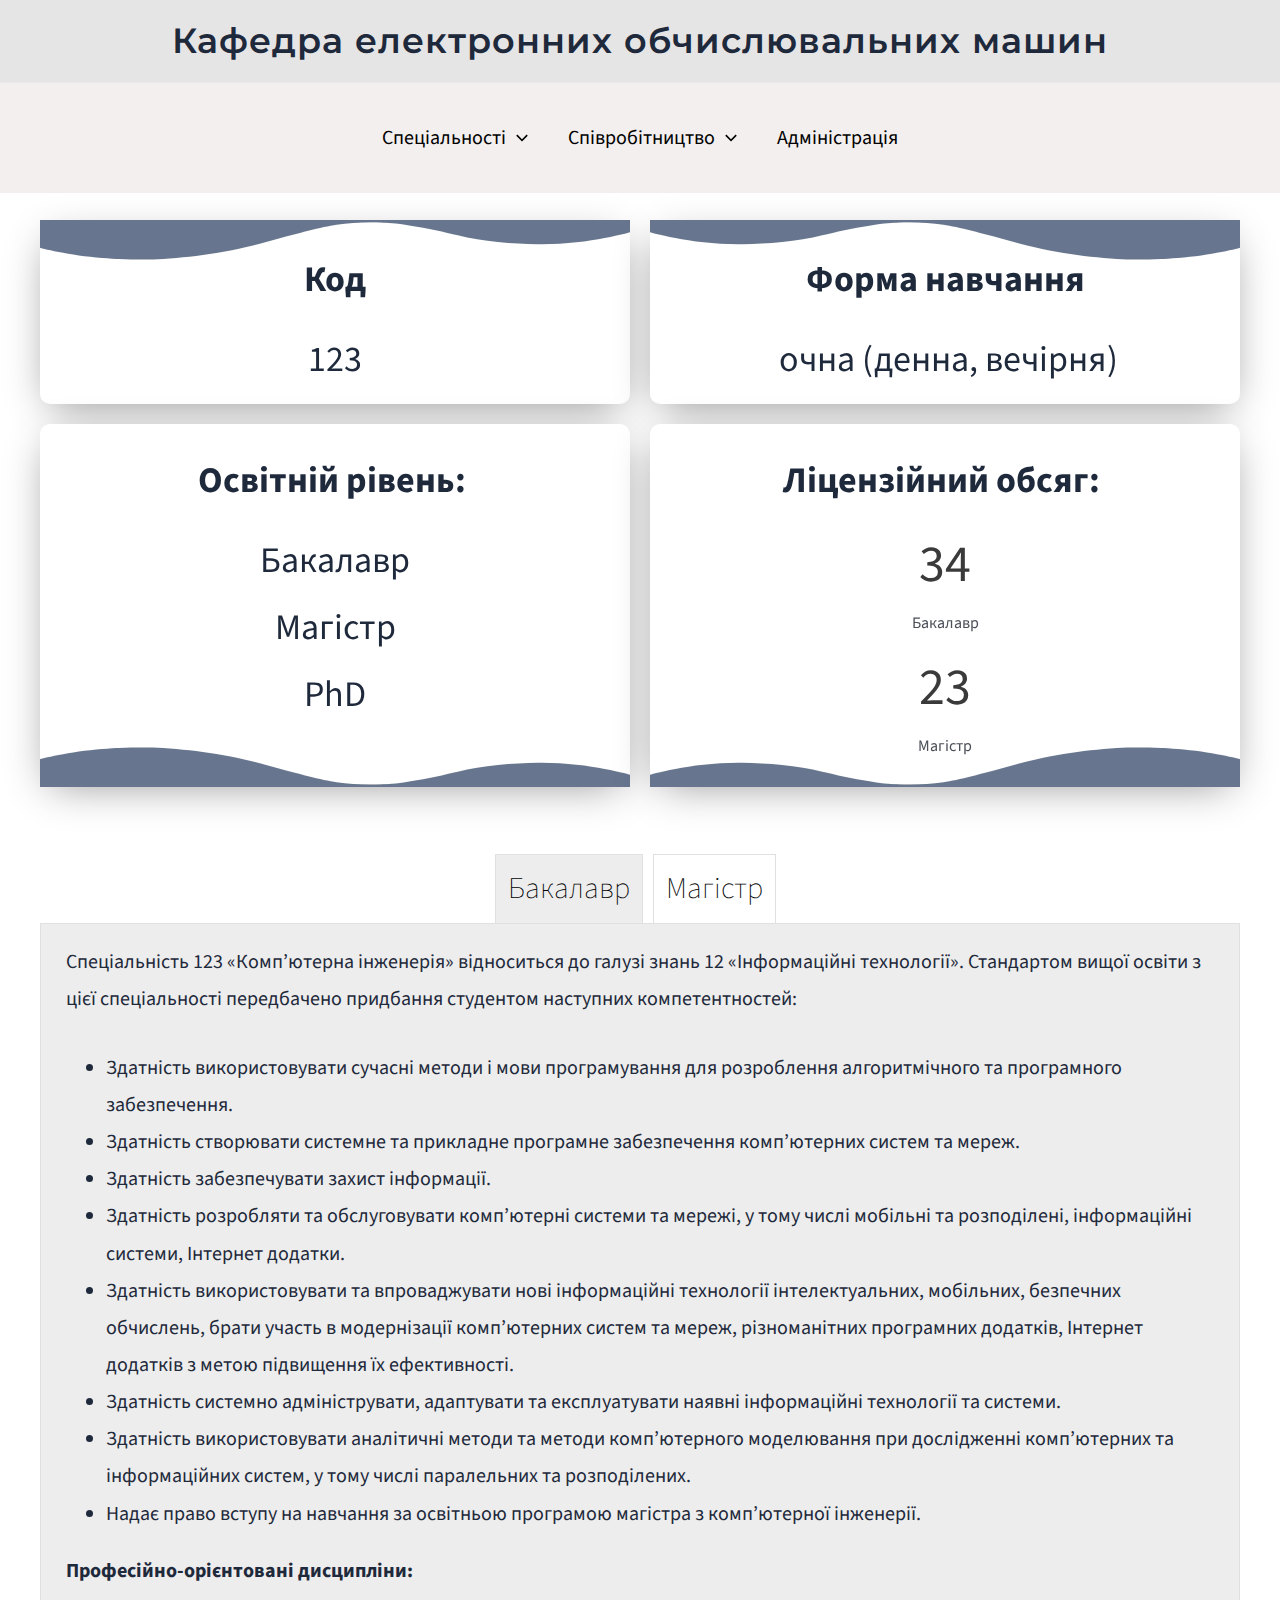
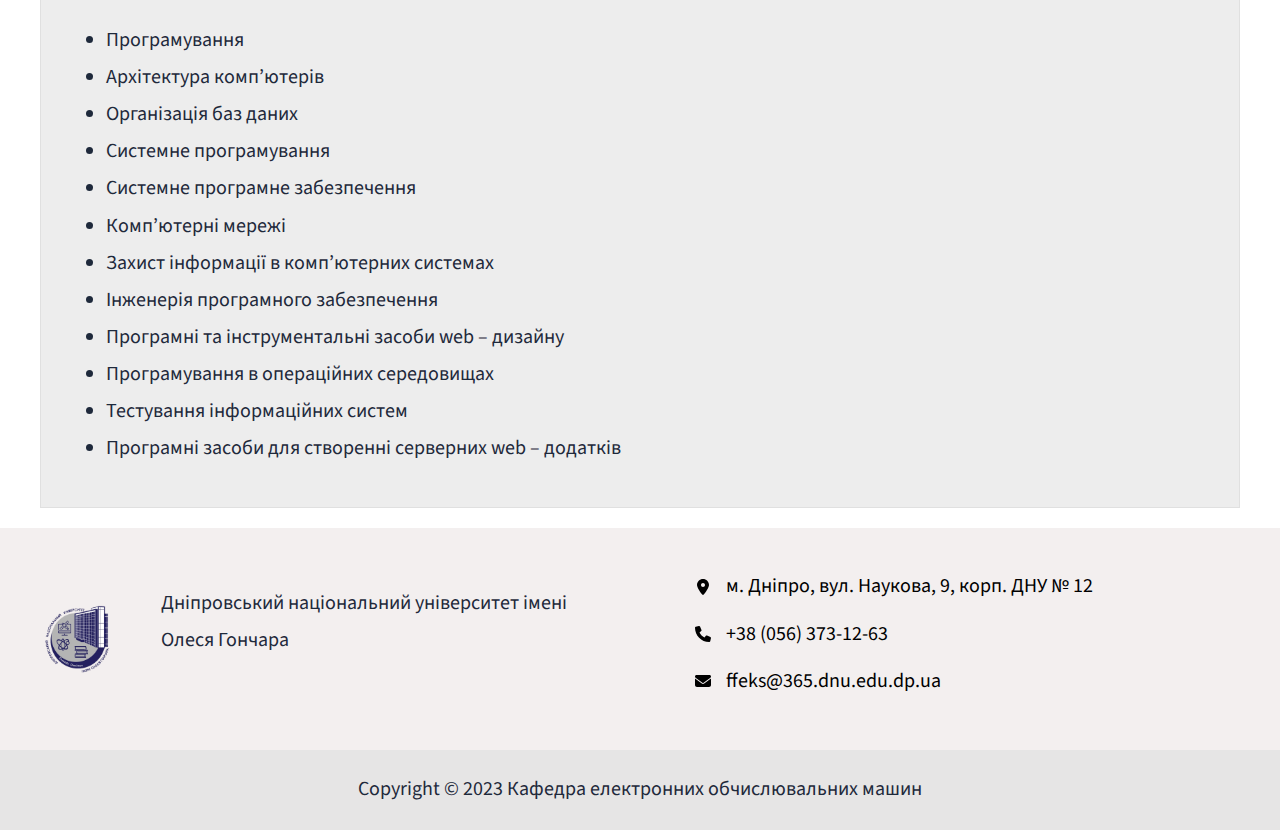
<file: спеціальність-123-компютерна-інжене/index.html>
<!DOCTYPE html>
<html lang="uk">
<head>
<meta charset="UTF-8">
<meta name="viewport" content="width=device-width, initial-scale=1">
<link rel="profile" href="https://gmpg.org/xfn/11">

<title>Спеціальність 123 “Комп’ютерна інженерія” &#8211; Кафедра електронних обчислювальних машин</title>
<meta name="robots" content="max-image-preview:large">
<link rel="dns-prefetch" href="//fonts.googleapis.com">
<link rel="alternate" type="application/rss+xml" title="Кафедра електронних обчислювальних машин &raquo; стрічка" href="https://babaidi.github.io/keo/feed/">
<link rel="alternate" type="application/rss+xml" title="Кафедра електронних обчислювальних машин &raquo; Канал коментарів" href="https://babaidi.github.io/keo/comments/feed/">
<script>
window._wpemojiSettings = {"baseUrl":"https:\/\/s.w.org\/images\/core\/emoji\/14.0.0\/72x72\/","ext":".png","svgUrl":"https:\/\/s.w.org\/images\/core\/emoji\/14.0.0\/svg\/","svgExt":".svg","source":{"concatemoji":"https:\/\/babaidi.github.io\/keo\/wp-includes\/js\/wp-emoji-release.min.js?ver=6.2"}};
/*! This file is auto-generated */
!function(e,a,t){var n,r,o,i=a.createElement("canvas"),p=i.getContext&&i.getContext("2d");function s(e,t){p.clearRect(0,0,i.width,i.height),p.fillText(e,0,0);e=i.toDataURL();return p.clearRect(0,0,i.width,i.height),p.fillText(t,0,0),e===i.toDataURL()}function c(e){var t=a.createElement("script");t.src=e,t.defer=t.type="text/javascript",a.getElementsByTagName("head")[0].appendChild(t)}for(o=Array("flag","emoji"),t.supports={everything:!0,everythingExceptFlag:!0},r=0;r<o.length;r++)t.supports[o[r]]=function(e){if(p&&p.fillText)switch(p.textBaseline="top",p.font="600 32px Arial",e){case"flag":return s("🏳️‍⚧️","🏳️​⚧️")?!1:!s("🇺🇳","🇺​🇳")&&!s("🏴󠁧󠁢󠁥󠁮󠁧󠁿","🏴​󠁧​󠁢​󠁥​󠁮​󠁧​󠁿");case"emoji":return!s("🫱🏻‍🫲🏿","🫱🏻​🫲🏿")}return!1}(o[r]),t.supports.everything=t.supports.everything&&t.supports[o[r]],"flag"!==o[r]&&(t.supports.everythingExceptFlag=t.supports.everythingExceptFlag&&t.supports[o[r]]);t.supports.everythingExceptFlag=t.supports.everythingExceptFlag&&!t.supports.flag,t.DOMReady=!1,t.readyCallback=function(){t.DOMReady=!0},t.supports.everything||(n=function(){t.readyCallback()},a.addEventListener?(a.addEventListener("DOMContentLoaded",n,!1),e.addEventListener("load",n,!1)):(e.attachEvent("onload",n),a.attachEvent("onreadystatechange",function(){"complete"===a.readyState&&t.readyCallback()})),(e=t.source||{}).concatemoji?c(e.concatemoji):e.wpemoji&&e.twemoji&&(c(e.twemoji),c(e.wpemoji)))}(window,document,window._wpemojiSettings);
</script>
<style>img.wp-smiley,
img.emoji {
	display: inline !important;
	border: none !important;
	box-shadow: none !important;
	height: 1em !important;
	width: 1em !important;
	margin: 0 0.07em !important;
	vertical-align: -0.1em !important;
	background: none !important;
	padding: 0 !important;
}</style>
	<link rel="stylesheet" id="astra-theme-css-css" href="https://babaidi.github.io/keo/wp-content/themes/astra/assets/css/minified/main.min.css?ver=4.1.3" media="all">
<style id="astra-theme-css-inline-css">:root{--ast-container-default-xlg-padding:3em;--ast-container-default-lg-padding:3em;--ast-container-default-slg-padding:2em;--ast-container-default-md-padding:3em;--ast-container-default-sm-padding:3em;--ast-container-default-xs-padding:2.4em;--ast-container-default-xxs-padding:1.8em;--ast-code-block-background:#ECEFF3;--ast-comment-inputs-background:#F9FAFB;}html{font-size:125%;}a{color:var(--ast-global-color-0);}a:hover,a:focus{color:var(--ast-global-color-1);}body,button,input,select,textarea,.ast-button,.ast-custom-button{font-family:'Source Sans Pro',sans-serif;font-weight:inherit;font-size:20px;font-size:1rem;}blockquote{color:var(--ast-global-color-2);}h1,.entry-content h1,h2,.entry-content h2,h3,.entry-content h3,h4,.entry-content h4,h5,.entry-content h5,h6,.entry-content h6,.site-title,.site-title a{font-family:'Montserrat',sans-serif;font-weight:600;letter-spacing:1px;}.ast-site-identity .site-title a{color:var(--ast-global-color-2);}.ast-site-identity .site-title a:hover{color:var(--ast-global-color-8);}.site-title{font-size:35px;font-size:1.75rem;display:block;}.site-header .site-description{font-size:15px;font-size:0.75rem;display:none;}.entry-title{font-size:30px;font-size:1.5rem;}h1,.entry-content h1{font-size:48px;font-size:2.4rem;font-weight:600;font-family:'Montserrat',sans-serif;}h2,.entry-content h2{font-size:40px;font-size:2rem;font-weight:600;font-family:'Montserrat',sans-serif;}h3,.entry-content h3{font-size:32px;font-size:1.6rem;font-weight:600;font-family:'Montserrat',sans-serif;}h4,.entry-content h4{font-size:24px;font-size:1.2rem;font-weight:600;font-family:'Montserrat',sans-serif;}h5,.entry-content h5{font-size:20px;font-size:1rem;font-weight:600;font-family:'Montserrat',sans-serif;}h6,.entry-content h6{font-size:17px;font-size:0.85rem;font-weight:600;font-family:'Montserrat',sans-serif;}::selection{background-color:var(--ast-global-color-0);color:#ffffff;}body,h1,.entry-title a,.entry-content h1,h2,.entry-content h2,h3,.entry-content h3,h4,.entry-content h4,h5,.entry-content h5,h6,.entry-content h6{color:var(--ast-global-color-2);}.tagcloud a:hover,.tagcloud a:focus,.tagcloud a.current-item{color:#ffffff;border-color:var(--ast-global-color-0);background-color:var(--ast-global-color-0);}input:focus,input[type="text"]:focus,input[type="email"]:focus,input[type="url"]:focus,input[type="password"]:focus,input[type="reset"]:focus,input[type="search"]:focus,textarea:focus{border-color:var(--ast-global-color-0);}input[type="radio"]:checked,input[type=reset],input[type="checkbox"]:checked,input[type="checkbox"]:hover:checked,input[type="checkbox"]:focus:checked,input[type=range]::-webkit-slider-thumb{border-color:var(--ast-global-color-0);background-color:var(--ast-global-color-0);box-shadow:none;}.site-footer a:hover + .post-count,.site-footer a:focus + .post-count{background:var(--ast-global-color-0);border-color:var(--ast-global-color-0);}.single .nav-links .nav-previous,.single .nav-links .nav-next{color:var(--ast-global-color-0);}.entry-meta,.entry-meta *{line-height:1.45;color:var(--ast-global-color-0);}.entry-meta a:hover,.entry-meta a:hover *,.entry-meta a:focus,.entry-meta a:focus *,.page-links > .page-link,.page-links .page-link:hover,.post-navigation a:hover{color:var(--ast-global-color-1);}#cat option,.secondary .calendar_wrap thead a,.secondary .calendar_wrap thead a:visited{color:var(--ast-global-color-0);}.secondary .calendar_wrap #today,.ast-progress-val span{background:var(--ast-global-color-0);}.secondary a:hover + .post-count,.secondary a:focus + .post-count{background:var(--ast-global-color-0);border-color:var(--ast-global-color-0);}.calendar_wrap #today > a{color:#ffffff;}.page-links .page-link,.single .post-navigation a{color:var(--ast-global-color-0);}.ast-archive-title{color:var(--ast-global-color-8);}.widget-title{font-size:28px;font-size:1.4rem;color:var(--ast-global-color-8);}a:focus-visible,.ast-menu-toggle:focus-visible,.site .skip-link:focus-visible,.wp-block-loginout input:focus-visible,.wp-block-search.wp-block-search__button-inside .wp-block-search__inside-wrapper,.ast-header-navigation-arrow:focus-visible{outline-style:dotted;outline-color:inherit;outline-width:thin;border-color:transparent;}input:focus,input[type="text"]:focus,input[type="email"]:focus,input[type="url"]:focus,input[type="password"]:focus,input[type="reset"]:focus,input[type="search"]:focus,textarea:focus,.wp-block-search__input:focus,[data-section="section-header-mobile-trigger"] .ast-button-wrap .ast-mobile-menu-trigger-minimal:focus,.ast-mobile-popup-drawer.active .menu-toggle-close:focus,.woocommerce-ordering select.orderby:focus,#ast-scroll-top:focus,.woocommerce a.add_to_cart_button:focus,.woocommerce .button.single_add_to_cart_button:focus{border-style:dotted;border-color:inherit;border-width:thin;outline-color:transparent;}@media (max-width:921px){#ast-desktop-header{display:none;}}@media (min-width:921px){#ast-mobile-header{display:none;}}.wp-block-buttons.aligncenter{justify-content:center;}@media (max-width:921px){.ast-theme-transparent-header #primary,.ast-theme-transparent-header #secondary{padding:0;}}@media (max-width:921px){.ast-plain-container.ast-no-sidebar #primary{padding:0;}}.ast-plain-container.ast-no-sidebar #primary{margin-top:0;margin-bottom:0;}.wp-block-button.is-style-outline .wp-block-button__link{border-color:var(--ast-global-color-7);}div.wp-block-button.is-style-outline > .wp-block-button__link:not(.has-text-color),div.wp-block-button.wp-block-button__link.is-style-outline:not(.has-text-color){color:var(--ast-global-color-7);}.wp-block-button.is-style-outline .wp-block-button__link:hover,div.wp-block-button.is-style-outline .wp-block-button__link:focus,div.wp-block-button.is-style-outline > .wp-block-button__link:not(.has-text-color):hover,div.wp-block-button.wp-block-button__link.is-style-outline:not(.has-text-color):hover{color:var(--ast-global-color-2);background-color:var(--ast-global-color-7);border-color:var(--ast-global-color-7);}.post-page-numbers.current .page-link,.ast-pagination .page-numbers.current{color:#ffffff;border-color:var(--ast-global-color-0);background-color:var(--ast-global-color-0);border-radius:2px;}h1.widget-title{font-weight:600;}h2.widget-title{font-weight:600;}h3.widget-title{font-weight:600;}#page{display:flex;flex-direction:column;min-height:100vh;}.ast-404-layout-1 h1.page-title{color:var(--ast-global-color-2);}.single .post-navigation a{line-height:1em;height:inherit;}.error-404 .page-sub-title{font-size:1.5rem;font-weight:inherit;}.search .site-content .content-area .search-form{margin-bottom:0;}#page .site-content{flex-grow:1;}.widget{margin-bottom:3.5em;}#secondary li{line-height:1.5em;}#secondary .wp-block-group h2{margin-bottom:0.7em;}#secondary h2{font-size:1.7rem;}.ast-separate-container .ast-article-post,.ast-separate-container .ast-article-single,.ast-separate-container .ast-comment-list li.depth-1,.ast-separate-container .comment-respond{padding:3em;}.ast-separate-container .ast-comment-list li.depth-1,.hentry{margin-bottom:2em;}.ast-separate-container .ast-archive-description,.ast-separate-container .ast-author-box{background-color:var(--ast-global-color-5);border-bottom:1px solid var(--ast-border-color);}.ast-separate-container .comments-title{padding:2em 2em 0 2em;}.ast-page-builder-template .comment-form-textarea,.ast-comment-formwrap .ast-grid-common-col{padding:0;}.ast-comment-formwrap{padding:0 20px;display:inline-flex;column-gap:20px;}.archive.ast-page-builder-template .entry-header{margin-top:2em;}.ast-page-builder-template .ast-comment-formwrap{width:100%;}.entry-title{margin-bottom:0.5em;}.ast-archive-description p{font-size:inherit;font-weight:inherit;line-height:inherit;}@media (min-width:921px){.ast-left-sidebar.ast-page-builder-template #secondary,.archive.ast-right-sidebar.ast-page-builder-template .site-main{padding-left:20px;padding-right:20px;}}@media (max-width:544px){.ast-comment-formwrap.ast-row{column-gap:10px;display:inline-block;}#ast-commentform .ast-grid-common-col{position:relative;width:100%;}}@media (min-width:1201px){.ast-separate-container .ast-article-post,.ast-separate-container .ast-article-single,.ast-separate-container .ast-author-box,.ast-separate-container .ast-404-layout-1,.ast-separate-container .no-results{padding:3em;}}@media (max-width:921px){.ast-separate-container #primary,.ast-separate-container #secondary{padding:1.5em 0;}#primary,#secondary{padding:1.5em 0;margin:0;}.ast-left-sidebar #content > .ast-container{display:flex;flex-direction:column-reverse;width:100%;}}@media (min-width:922px){.ast-separate-container.ast-right-sidebar #primary,.ast-separate-container.ast-left-sidebar #primary{border:0;}.search-no-results.ast-separate-container #primary{margin-bottom:4em;}}.wp-block-button .wp-block-button__link{color:var(--ast-global-color-2);}.wp-block-button .wp-block-button__link:hover,.wp-block-button .wp-block-button__link:focus{color:var(--ast-global-color-2);background-color:var(--ast-global-color-7);border-color:var(--ast-global-color-7);}.wp-block-button .wp-block-button__link,.wp-block-search .wp-block-search__button,body .wp-block-file .wp-block-file__button{border-style:solid;border-top-width:0px;border-right-width:0px;border-left-width:0px;border-bottom-width:0px;border-color:var(--ast-global-color-7);background-color:var(--ast-global-color-7);color:var(--ast-global-color-2);font-family:inherit;font-weight:600;line-height:1em;font-size:20px;font-size:1rem;border-top-left-radius:50px;border-top-right-radius:50px;border-bottom-right-radius:50px;border-bottom-left-radius:50px;padding-top:20px;padding-right:40px;padding-bottom:20px;padding-left:40px;}@media (max-width:921px){.wp-block-button .wp-block-button__link,.wp-block-search .wp-block-search__button,body .wp-block-file .wp-block-file__button{padding-top:18px;padding-right:32px;padding-bottom:18px;padding-left:32px;}}@media (max-width:544px){.wp-block-button .wp-block-button__link,.wp-block-search .wp-block-search__button,body .wp-block-file .wp-block-file__button{padding-top:15px;padding-right:28px;padding-bottom:15px;padding-left:28px;}}.menu-toggle,button,.ast-button,.ast-custom-button,.button,input#submit,input[type="button"],input[type="submit"],input[type="reset"],form[CLASS*="wp-block-search__"].wp-block-search .wp-block-search__inside-wrapper .wp-block-search__button,body .wp-block-file .wp-block-file__button,.search .search-submit,.woocommerce a.button,.woocommerce button.button,.woocommerce .woocommerce-message a.button,.woocommerce #respond input#submit.alt,.woocommerce input.button.alt,.woocommerce input.button,.woocommerce input.button:disabled,.woocommerce input.button:disabled[disabled],.woocommerce input.button:disabled:hover,.woocommerce input.button:disabled[disabled]:hover,.woocommerce #respond input#submit,.woocommerce button.button.alt.disabled,.wc-block-grid__products .wc-block-grid__product .wp-block-button__link,.wc-block-grid__product-onsale,[CLASS*="wc-block"] button,.woocommerce-js .astra-cart-drawer .astra-cart-drawer-content .woocommerce-mini-cart__buttons .button:not(.checkout):not(.ast-continue-shopping),.woocommerce-js .astra-cart-drawer .astra-cart-drawer-content .woocommerce-mini-cart__buttons a.checkout,.woocommerce button.button.alt.disabled.wc-variation-selection-needed{border-style:solid;border-top-width:0px;border-right-width:0px;border-left-width:0px;border-bottom-width:0px;color:var(--ast-global-color-2);border-color:var(--ast-global-color-7);background-color:var(--ast-global-color-7);padding-top:20px;padding-right:40px;padding-bottom:20px;padding-left:40px;font-family:inherit;font-weight:600;font-size:20px;font-size:1rem;line-height:1em;border-top-left-radius:50px;border-top-right-radius:50px;border-bottom-right-radius:50px;border-bottom-left-radius:50px;}button:focus,.menu-toggle:hover,button:hover,.ast-button:hover,.ast-custom-button:hover .button:hover,.ast-custom-button:hover ,input[type=reset]:hover,input[type=reset]:focus,input#submit:hover,input#submit:focus,input[type="button"]:hover,input[type="button"]:focus,input[type="submit"]:hover,input[type="submit"]:focus,form[CLASS*="wp-block-search__"].wp-block-search .wp-block-search__inside-wrapper .wp-block-search__button:hover,form[CLASS*="wp-block-search__"].wp-block-search .wp-block-search__inside-wrapper .wp-block-search__button:focus,body .wp-block-file .wp-block-file__button:hover,body .wp-block-file .wp-block-file__button:focus,.woocommerce a.button:hover,.woocommerce button.button:hover,.woocommerce .woocommerce-message a.button:hover,.woocommerce #respond input#submit:hover,.woocommerce #respond input#submit.alt:hover,.woocommerce input.button.alt:hover,.woocommerce input.button:hover,.woocommerce button.button.alt.disabled:hover,.wc-block-grid__products .wc-block-grid__product .wp-block-button__link:hover,[CLASS*="wc-block"] button:hover,.woocommerce-js .astra-cart-drawer .astra-cart-drawer-content .woocommerce-mini-cart__buttons .button:not(.checkout):not(.ast-continue-shopping):hover,.woocommerce-js .astra-cart-drawer .astra-cart-drawer-content .woocommerce-mini-cart__buttons a.checkout:hover,.woocommerce button.button.alt.disabled.wc-variation-selection-needed:hover{color:var(--ast-global-color-2);background-color:var(--ast-global-color-7);border-color:var(--ast-global-color-7);}form[CLASS*="wp-block-search__"].wp-block-search .wp-block-search__inside-wrapper .wp-block-search__button.has-icon{padding-top:calc(20px - 3px);padding-right:calc(40px - 3px);padding-bottom:calc(20px - 3px);padding-left:calc(40px - 3px);}@media (max-width:921px){.menu-toggle,button,.ast-button,.ast-custom-button,.button,input#submit,input[type="button"],input[type="submit"],input[type="reset"],form[CLASS*="wp-block-search__"].wp-block-search .wp-block-search__inside-wrapper .wp-block-search__button,body .wp-block-file .wp-block-file__button,.search .search-submit,.woocommerce a.button,.woocommerce button.button,.woocommerce .woocommerce-message a.button,.woocommerce #respond input#submit.alt,.woocommerce input.button.alt,.woocommerce input.button,.woocommerce input.button:disabled,.woocommerce input.button:disabled[disabled],.woocommerce input.button:disabled:hover,.woocommerce input.button:disabled[disabled]:hover,.woocommerce #respond input#submit,.woocommerce button.button.alt.disabled,.wc-block-grid__products .wc-block-grid__product .wp-block-button__link,.wc-block-grid__product-onsale,[CLASS*="wc-block"] button,.woocommerce-js .astra-cart-drawer .astra-cart-drawer-content .woocommerce-mini-cart__buttons .button:not(.checkout):not(.ast-continue-shopping),.woocommerce-js .astra-cart-drawer .astra-cart-drawer-content .woocommerce-mini-cart__buttons a.checkout,.woocommerce button.button.alt.disabled.wc-variation-selection-needed{padding-top:18px;padding-right:32px;padding-bottom:18px;padding-left:32px;}}@media (max-width:544px){.menu-toggle,button,.ast-button,.ast-custom-button,.button,input#submit,input[type="button"],input[type="submit"],input[type="reset"],form[CLASS*="wp-block-search__"].wp-block-search .wp-block-search__inside-wrapper .wp-block-search__button,body .wp-block-file .wp-block-file__button,.search .search-submit,.woocommerce a.button,.woocommerce button.button,.woocommerce .woocommerce-message a.button,.woocommerce #respond input#submit.alt,.woocommerce input.button.alt,.woocommerce input.button,.woocommerce input.button:disabled,.woocommerce input.button:disabled[disabled],.woocommerce input.button:disabled:hover,.woocommerce input.button:disabled[disabled]:hover,.woocommerce #respond input#submit,.woocommerce button.button.alt.disabled,.wc-block-grid__products .wc-block-grid__product .wp-block-button__link,.wc-block-grid__product-onsale,[CLASS*="wc-block"] button,.woocommerce-js .astra-cart-drawer .astra-cart-drawer-content .woocommerce-mini-cart__buttons .button:not(.checkout):not(.ast-continue-shopping),.woocommerce-js .astra-cart-drawer .astra-cart-drawer-content .woocommerce-mini-cart__buttons a.checkout,.woocommerce button.button.alt.disabled.wc-variation-selection-needed{padding-top:15px;padding-right:28px;padding-bottom:15px;padding-left:28px;}}@media (max-width:921px){.ast-mobile-header-stack .main-header-bar .ast-search-menu-icon{display:inline-block;}.ast-header-break-point.ast-header-custom-item-outside .ast-mobile-header-stack .main-header-bar .ast-search-icon{margin:0;}.ast-comment-avatar-wrap img{max-width:2.5em;}.ast-separate-container .ast-comment-list li.depth-1{padding:1.5em 2.14em;}.ast-separate-container .comment-respond{padding:2em 2.14em;}.ast-comment-meta{padding:0 1.8888em 1.3333em;}}@media (min-width:544px){.ast-container{max-width:100%;}}@media (max-width:544px){.ast-separate-container .ast-article-post,.ast-separate-container .ast-article-single,.ast-separate-container .comments-title,.ast-separate-container .ast-archive-description{padding:1.5em 1em;}.ast-separate-container #content .ast-container{padding-left:0.54em;padding-right:0.54em;}.ast-separate-container .ast-comment-list li.depth-1{padding:1.5em 1em;margin-bottom:1.5em;}.ast-separate-container .ast-comment-list .bypostauthor{padding:.5em;}.ast-search-menu-icon.ast-dropdown-active .search-field{width:170px;}}@media (max-width:921px){.widget-title{font-size:24px;font-size:1.4117647058824rem;}body,button,input,select,textarea,.ast-button,.ast-custom-button{font-size:17px;font-size:0.85rem;}#secondary,#secondary button,#secondary input,#secondary select,#secondary textarea{font-size:17px;font-size:0.85rem;}.site-title{font-size:20px;font-size:1rem;display:block;}.site-header .site-description{display:none;}.entry-title{font-size:30px;}h1,.entry-content h1{font-size:36px;}h2,.entry-content h2{font-size:30px;}h3,.entry-content h3{font-size:25px;}h4,.entry-content h4{font-size:20px;font-size:1rem;}h5,.entry-content h5{font-size:17px;font-size:0.85rem;}h6,.entry-content h6{font-size:15px;font-size:0.75rem;}}@media (max-width:544px){.widget-title{font-size:24px;font-size:1.4117647058824rem;}body,button,input,select,textarea,.ast-button,.ast-custom-button{font-size:17px;font-size:0.85rem;}#secondary,#secondary button,#secondary input,#secondary select,#secondary textarea{font-size:17px;font-size:0.85rem;}.site-title{font-size:13px;font-size:0.65rem;display:block;}.site-header .site-description{display:none;}.entry-title{font-size:30px;}h1,.entry-content h1{font-size:32px;}h2,.entry-content h2{font-size:26px;}h3,.entry-content h3{font-size:22px;}h4,.entry-content h4{font-size:18px;font-size:0.9rem;}h5,.entry-content h5{font-size:15px;font-size:0.75rem;}h6,.entry-content h6{font-size:13px;font-size:0.65rem;}}@media (max-width:544px){html{font-size:125%;}}@media (min-width:922px){.ast-container{max-width:1240px;}}@media (min-width:922px){.site-content .ast-container{display:flex;}}@media (max-width:921px){.site-content .ast-container{flex-direction:column;}}@media (min-width:922px){.main-header-menu .sub-menu .menu-item.ast-left-align-sub-menu:hover > .sub-menu,.main-header-menu .sub-menu .menu-item.ast-left-align-sub-menu.focus > .sub-menu{margin-left:-0px;}}blockquote,cite {font-style: initial;}.wp-block-file {display: flex;align-items: center;flex-wrap: wrap;justify-content: space-between;}.wp-block-pullquote {border: none;}.wp-block-pullquote blockquote::before {content: "\201D";font-family: "Helvetica",sans-serif;display: flex;transform: rotate( 180deg );font-size: 6rem;font-style: normal;line-height: 1;font-weight: bold;align-items: center;justify-content: center;}.has-text-align-right > blockquote::before {justify-content: flex-start;}.has-text-align-left > blockquote::before {justify-content: flex-end;}figure.wp-block-pullquote.is-style-solid-color blockquote {max-width: 100%;text-align: inherit;}html body {--wp--custom--ast-default-block-top-padding: 100px;--wp--custom--ast-default-block-right-padding: 80px;--wp--custom--ast-default-block-bottom-padding: 100px;--wp--custom--ast-default-block-left-padding: 80px;--wp--custom--ast-container-width: 1200px;--wp--custom--ast-content-width-size: 1200px;--wp--custom--ast-wide-width-size: calc(1200px + var(--wp--custom--ast-default-block-left-padding) + var(--wp--custom--ast-default-block-right-padding));}.ast-narrow-container {--wp--custom--ast-content-width-size: 750px;--wp--custom--ast-wide-width-size: 750px;}@media(max-width: 921px) {html body {--wp--custom--ast-default-block-top-padding: 50px;--wp--custom--ast-default-block-right-padding: 50px;--wp--custom--ast-default-block-bottom-padding: 50px;--wp--custom--ast-default-block-left-padding: 50px;}}@media(max-width: 544px) {html body {--wp--custom--ast-default-block-top-padding: 50px;--wp--custom--ast-default-block-right-padding: 30px;--wp--custom--ast-default-block-bottom-padding: 50px;--wp--custom--ast-default-block-left-padding: 30px;}}.entry-content > .wp-block-group,.entry-content > .wp-block-cover,.entry-content > .wp-block-columns {padding-top: var(--wp--custom--ast-default-block-top-padding);padding-right: var(--wp--custom--ast-default-block-right-padding);padding-bottom: var(--wp--custom--ast-default-block-bottom-padding);padding-left: var(--wp--custom--ast-default-block-left-padding);}.ast-plain-container.ast-no-sidebar .entry-content > .alignfull,.ast-page-builder-template .ast-no-sidebar .entry-content > .alignfull {margin-left: calc( -50vw + 50%);margin-right: calc( -50vw + 50%);max-width: 100vw;width: 100vw;}.ast-plain-container.ast-no-sidebar .entry-content .alignfull .alignfull,.ast-page-builder-template.ast-no-sidebar .entry-content .alignfull .alignfull,.ast-plain-container.ast-no-sidebar .entry-content .alignfull .alignwide,.ast-page-builder-template.ast-no-sidebar .entry-content .alignfull .alignwide,.ast-plain-container.ast-no-sidebar .entry-content .alignwide .alignfull,.ast-page-builder-template.ast-no-sidebar .entry-content .alignwide .alignfull,.ast-plain-container.ast-no-sidebar .entry-content .alignwide .alignwide,.ast-page-builder-template.ast-no-sidebar .entry-content .alignwide .alignwide,.ast-plain-container.ast-no-sidebar .entry-content .wp-block-column .alignfull,.ast-page-builder-template.ast-no-sidebar .entry-content .wp-block-column .alignfull,.ast-plain-container.ast-no-sidebar .entry-content .wp-block-column .alignwide,.ast-page-builder-template.ast-no-sidebar .entry-content .wp-block-column .alignwide {margin-left: auto;margin-right: auto;width: 100%;}[ast-blocks-layout] .wp-block-separator:not(.is-style-dots) {height: 0;}[ast-blocks-layout] .wp-block-separator {margin: 20px auto;}[ast-blocks-layout] .wp-block-separator:not(.is-style-wide):not(.is-style-dots) {max-width: 100px;}[ast-blocks-layout] .wp-block-separator.has-background {padding: 0;}.entry-content[ast-blocks-layout] > * {max-width: var(--wp--custom--ast-content-width-size);margin-left: auto;margin-right: auto;}.entry-content[ast-blocks-layout] > .alignwide {max-width: var(--wp--custom--ast-wide-width-size);}.entry-content[ast-blocks-layout] .alignfull {max-width: none;}.entry-content .wp-block-columns {margin-bottom: 0;}blockquote {margin: 1.5em;border: none;}.wp-block-quote:not(.has-text-align-right):not(.has-text-align-center) {border-left: 5px solid rgba(0,0,0,0.05);}.has-text-align-right > blockquote,blockquote.has-text-align-right {border-right: 5px solid rgba(0,0,0,0.05);}.has-text-align-left > blockquote,blockquote.has-text-align-left {border-left: 5px solid rgba(0,0,0,0.05);}.wp-block-site-tagline,.wp-block-latest-posts .read-more {margin-top: 15px;}.wp-block-loginout p label {display: block;}.wp-block-loginout p:not(.login-remember):not(.login-submit) input {width: 100%;}.wp-block-loginout input:focus {border-color: transparent;}.wp-block-loginout input:focus {outline: thin dotted;}.entry-content .wp-block-media-text .wp-block-media-text__content {padding: 0 0 0 8%;}.entry-content .wp-block-media-text.has-media-on-the-right .wp-block-media-text__content {padding: 0 8% 0 0;}.entry-content .wp-block-media-text.has-background .wp-block-media-text__content {padding: 8%;}.entry-content .wp-block-cover:not([class*="background-color"]) .wp-block-cover__inner-container,.entry-content .wp-block-cover:not([class*="background-color"]) .wp-block-cover-image-text,.entry-content .wp-block-cover:not([class*="background-color"]) .wp-block-cover-text,.entry-content .wp-block-cover-image:not([class*="background-color"]) .wp-block-cover__inner-container,.entry-content .wp-block-cover-image:not([class*="background-color"]) .wp-block-cover-image-text,.entry-content .wp-block-cover-image:not([class*="background-color"]) .wp-block-cover-text {color: var(--ast-global-color-5);}.wp-block-loginout .login-remember input {width: 1.1rem;height: 1.1rem;margin: 0 5px 4px 0;vertical-align: middle;}.wp-block-latest-posts > li > *:first-child,.wp-block-latest-posts:not(.is-grid) > li:first-child {margin-top: 0;}.wp-block-search__inside-wrapper .wp-block-search__input {padding: 0 10px;color: var(--ast-global-color-3);background: var(--ast-global-color-5);border-color: var(--ast-border-color);}.wp-block-latest-posts .read-more {margin-bottom: 1.5em;}.wp-block-search__no-button .wp-block-search__inside-wrapper .wp-block-search__input {padding-top: 5px;padding-bottom: 5px;}.wp-block-latest-posts .wp-block-latest-posts__post-date,.wp-block-latest-posts .wp-block-latest-posts__post-author {font-size: 1rem;}.wp-block-latest-posts > li > *,.wp-block-latest-posts:not(.is-grid) > li {margin-top: 12px;margin-bottom: 12px;}.ast-page-builder-template .entry-content[ast-blocks-layout] > *,.ast-page-builder-template .entry-content[ast-blocks-layout] > .alignfull > * {max-width: none;}.ast-page-builder-template .entry-content[ast-blocks-layout] > .alignwide > * {max-width: var(--wp--custom--ast-wide-width-size);}.ast-page-builder-template .entry-content[ast-blocks-layout] > .inherit-container-width > *,.ast-page-builder-template .entry-content[ast-blocks-layout] > * > *,.entry-content[ast-blocks-layout] > .wp-block-cover .wp-block-cover__inner-container {max-width: var(--wp--custom--ast-content-width-size);margin-left: auto;margin-right: auto;}.entry-content[ast-blocks-layout] .wp-block-cover:not(.alignleft):not(.alignright) {width: auto;}@media(max-width: 1200px) {.ast-separate-container .entry-content > .alignfull,.ast-separate-container .entry-content[ast-blocks-layout] > .alignwide,.ast-plain-container .entry-content[ast-blocks-layout] > .alignwide,.ast-plain-container .entry-content .alignfull {margin-left: calc(-1 * min(var(--ast-container-default-xlg-padding),20px)) ;margin-right: calc(-1 * min(var(--ast-container-default-xlg-padding),20px));}}@media(min-width: 1201px) {.ast-separate-container .entry-content > .alignfull {margin-left: calc(-1 * var(--ast-container-default-xlg-padding) );margin-right: calc(-1 * var(--ast-container-default-xlg-padding) );}.ast-separate-container .entry-content[ast-blocks-layout] > .alignwide,.ast-plain-container .entry-content[ast-blocks-layout] > .alignwide {margin-left: calc(-1 * var(--wp--custom--ast-default-block-left-padding) );margin-right: calc(-1 * var(--wp--custom--ast-default-block-right-padding) );}}@media(min-width: 921px) {.ast-separate-container .entry-content .wp-block-group.alignwide:not(.inherit-container-width) > :where(:not(.alignleft):not(.alignright)),.ast-plain-container .entry-content .wp-block-group.alignwide:not(.inherit-container-width) > :where(:not(.alignleft):not(.alignright)) {max-width: calc( var(--wp--custom--ast-content-width-size) + 80px );}.ast-plain-container.ast-right-sidebar .entry-content[ast-blocks-layout] .alignfull,.ast-plain-container.ast-left-sidebar .entry-content[ast-blocks-layout] .alignfull {margin-left: -60px;margin-right: -60px;}}@media(min-width: 544px) {.entry-content > .alignleft {margin-right: 20px;}.entry-content > .alignright {margin-left: 20px;}}@media (max-width:544px){.wp-block-columns .wp-block-column:not(:last-child){margin-bottom:20px;}.wp-block-latest-posts{margin:0;}}@media( max-width: 600px ) {.entry-content .wp-block-media-text .wp-block-media-text__content,.entry-content .wp-block-media-text.has-media-on-the-right .wp-block-media-text__content {padding: 8% 0 0;}.entry-content .wp-block-media-text.has-background .wp-block-media-text__content {padding: 8%;}}.ast-narrow-container .site-content .wp-block-uagb-image--align-full .wp-block-uagb-image__figure {max-width: 100%;margin-left: auto;margin-right: auto;}.entry-content ul,.entry-content ol {padding: revert;margin: revert;}:root .has-ast-global-color-0-color{color:var(--ast-global-color-0);}:root .has-ast-global-color-0-background-color{background-color:var(--ast-global-color-0);}:root .wp-block-button .has-ast-global-color-0-color{color:var(--ast-global-color-0);}:root .wp-block-button .has-ast-global-color-0-background-color{background-color:var(--ast-global-color-0);}:root .has-ast-global-color-1-color{color:var(--ast-global-color-1);}:root .has-ast-global-color-1-background-color{background-color:var(--ast-global-color-1);}:root .wp-block-button .has-ast-global-color-1-color{color:var(--ast-global-color-1);}:root .wp-block-button .has-ast-global-color-1-background-color{background-color:var(--ast-global-color-1);}:root .has-ast-global-color-2-color{color:var(--ast-global-color-2);}:root .has-ast-global-color-2-background-color{background-color:var(--ast-global-color-2);}:root .wp-block-button .has-ast-global-color-2-color{color:var(--ast-global-color-2);}:root .wp-block-button .has-ast-global-color-2-background-color{background-color:var(--ast-global-color-2);}:root .has-ast-global-color-3-color{color:var(--ast-global-color-3);}:root .has-ast-global-color-3-background-color{background-color:var(--ast-global-color-3);}:root .wp-block-button .has-ast-global-color-3-color{color:var(--ast-global-color-3);}:root .wp-block-button .has-ast-global-color-3-background-color{background-color:var(--ast-global-color-3);}:root .has-ast-global-color-4-color{color:var(--ast-global-color-4);}:root .has-ast-global-color-4-background-color{background-color:var(--ast-global-color-4);}:root .wp-block-button .has-ast-global-color-4-color{color:var(--ast-global-color-4);}:root .wp-block-button .has-ast-global-color-4-background-color{background-color:var(--ast-global-color-4);}:root .has-ast-global-color-5-color{color:var(--ast-global-color-5);}:root .has-ast-global-color-5-background-color{background-color:var(--ast-global-color-5);}:root .wp-block-button .has-ast-global-color-5-color{color:var(--ast-global-color-5);}:root .wp-block-button .has-ast-global-color-5-background-color{background-color:var(--ast-global-color-5);}:root .has-ast-global-color-6-color{color:var(--ast-global-color-6);}:root .has-ast-global-color-6-background-color{background-color:var(--ast-global-color-6);}:root .wp-block-button .has-ast-global-color-6-color{color:var(--ast-global-color-6);}:root .wp-block-button .has-ast-global-color-6-background-color{background-color:var(--ast-global-color-6);}:root .has-ast-global-color-7-color{color:var(--ast-global-color-7);}:root .has-ast-global-color-7-background-color{background-color:var(--ast-global-color-7);}:root .wp-block-button .has-ast-global-color-7-color{color:var(--ast-global-color-7);}:root .wp-block-button .has-ast-global-color-7-background-color{background-color:var(--ast-global-color-7);}:root .has-ast-global-color-8-color{color:var(--ast-global-color-8);}:root .has-ast-global-color-8-background-color{background-color:var(--ast-global-color-8);}:root .wp-block-button .has-ast-global-color-8-color{color:var(--ast-global-color-8);}:root .wp-block-button .has-ast-global-color-8-background-color{background-color:var(--ast-global-color-8);}:root{--ast-global-color-0:#060097;--ast-global-color-1:#c10fff;--ast-global-color-2:#1e293b;--ast-global-color-3:#67768e;--ast-global-color-4:#f3efef;--ast-global-color-5:#f8f5f3;--ast-global-color-6:#e6e5e5;--ast-global-color-7:#ffcd57;--ast-global-color-8:#000000;}:root {--ast-border-color : var(--ast-global-color-6);}.ast-single-entry-banner {-js-display: flex;display: flex;flex-direction: column;justify-content: center;text-align: center;position: relative;background: #eeeeee;}.ast-single-entry-banner[data-banner-layout="layout-1"] {max-width: 1200px;background: inherit;padding: 20px 0;}.ast-single-entry-banner[data-banner-width-type="custom"] {margin: 0 auto;width: 100%;}.ast-single-entry-banner + .site-content .entry-header {margin-bottom: 0;}header.entry-header .entry-title{font-weight:600;font-size:32px;font-size:1.6rem;}header.entry-header > *:not(:last-child){margin-bottom:10px;}.ast-archive-entry-banner {-js-display: flex;display: flex;flex-direction: column;justify-content: center;text-align: center;position: relative;background: #eeeeee;}.ast-archive-entry-banner[data-banner-width-type="custom"] {margin: 0 auto;width: 100%;}.ast-archive-entry-banner[data-banner-layout="layout-1"] {background: inherit;padding: 20px 0;text-align: left;}body.archive .ast-archive-description{max-width:1200px;width:100%;text-align:left;padding-top:3em;padding-right:3em;padding-bottom:3em;padding-left:3em;}body.archive .ast-archive-description .ast-archive-title,body.archive .ast-archive-description .ast-archive-title *{font-weight:600;font-size:32px;font-size:1.6rem;}body.archive .ast-archive-description > *:not(:last-child){margin-bottom:10px;}@media (max-width:921px){body.archive .ast-archive-description{text-align:left;}}@media (max-width:544px){body.archive .ast-archive-description{text-align:left;}}.ast-breadcrumbs .trail-browse,.ast-breadcrumbs .trail-items,.ast-breadcrumbs .trail-items li{display:inline-block;margin:0;padding:0;border:none;background:inherit;text-indent:0;}.ast-breadcrumbs .trail-browse{font-size:inherit;font-style:inherit;font-weight:inherit;color:inherit;}.ast-breadcrumbs .trail-items{list-style:none;}.trail-items li::after{padding:0 0.3em;content:"\00bb";}.trail-items li:last-of-type::after{display:none;}h1,.entry-content h1,h2,.entry-content h2,h3,.entry-content h3,h4,.entry-content h4,h5,.entry-content h5,h6,.entry-content h6{color:var(--ast-global-color-8);}.entry-title a{color:var(--ast-global-color-8);}@media (max-width:921px){.ast-builder-grid-row-container.ast-builder-grid-row-tablet-3-firstrow .ast-builder-grid-row > *:first-child,.ast-builder-grid-row-container.ast-builder-grid-row-tablet-3-lastrow .ast-builder-grid-row > *:last-child{grid-column:1 / -1;}}@media (max-width:544px){.ast-builder-grid-row-container.ast-builder-grid-row-mobile-3-firstrow .ast-builder-grid-row > *:first-child,.ast-builder-grid-row-container.ast-builder-grid-row-mobile-3-lastrow .ast-builder-grid-row > *:last-child{grid-column:1 / -1;}}.ast-builder-layout-element[data-section="title_tagline"]{display:flex;}@media (max-width:921px){.ast-header-break-point .ast-builder-layout-element[data-section="title_tagline"]{display:flex;}}@media (max-width:544px){.ast-header-break-point .ast-builder-layout-element[data-section="title_tagline"]{display:flex;}}.ast-builder-menu-1{font-family:inherit;font-weight:inherit;}.ast-builder-menu-1 .menu-item > .menu-link{color:var(--ast-global-color-8);}.ast-builder-menu-1 .menu-item > .ast-menu-toggle{color:var(--ast-global-color-8);}.ast-builder-menu-1 .menu-item:hover > .menu-link,.ast-builder-menu-1 .inline-on-mobile .menu-item:hover > .ast-menu-toggle{color:var(--ast-global-color-8);}.ast-builder-menu-1 .menu-item:hover > .ast-menu-toggle{color:var(--ast-global-color-8);}.ast-builder-menu-1 .menu-item.current-menu-item > .menu-link,.ast-builder-menu-1 .inline-on-mobile .menu-item.current-menu-item > .ast-menu-toggle,.ast-builder-menu-1 .current-menu-ancestor > .menu-link{color:var(--ast-global-color-8);}.ast-builder-menu-1 .menu-item.current-menu-item > .ast-menu-toggle{color:var(--ast-global-color-8);}.ast-builder-menu-1 .sub-menu,.ast-builder-menu-1 .inline-on-mobile .sub-menu{border-top-width:2px;border-bottom-width:0px;border-right-width:0px;border-left-width:0px;border-color:var(--ast-global-color-0);border-style:solid;}.ast-builder-menu-1 .main-header-menu > .menu-item > .sub-menu,.ast-builder-menu-1 .main-header-menu > .menu-item > .astra-full-megamenu-wrapper{margin-top:0px;}.ast-desktop .ast-builder-menu-1 .main-header-menu > .menu-item > .sub-menu:before,.ast-desktop .ast-builder-menu-1 .main-header-menu > .menu-item > .astra-full-megamenu-wrapper:before{height:calc( 0px + 5px );}.ast-desktop .ast-builder-menu-1 .menu-item .sub-menu .menu-link{border-style:none;}@media (max-width:921px){.ast-header-break-point .ast-builder-menu-1 .menu-item.menu-item-has-children > .ast-menu-toggle{top:0;}.ast-builder-menu-1 .menu-item-has-children > .menu-link:after{content:unset;}.ast-builder-menu-1 .main-header-menu > .menu-item > .sub-menu,.ast-builder-menu-1 .main-header-menu > .menu-item > .astra-full-megamenu-wrapper{margin-top:0;}}@media (max-width:544px){.ast-header-break-point .ast-builder-menu-1 .menu-item.menu-item-has-children > .ast-menu-toggle{top:0;}.ast-builder-menu-1 .main-header-menu > .menu-item > .sub-menu,.ast-builder-menu-1 .main-header-menu > .menu-item > .astra-full-megamenu-wrapper{margin-top:0;}}.ast-builder-menu-1{display:flex;}@media (max-width:921px){.ast-header-break-point .ast-builder-menu-1{display:flex;}}@media (max-width:544px){.ast-header-break-point .ast-builder-menu-1{display:flex;}}.site-below-footer-wrap{padding-top:20px;padding-bottom:20px;}.site-below-footer-wrap[data-section="section-below-footer-builder"]{background-color:var(--ast-global-color-6);;background-image:none;;min-height:80px;}.site-below-footer-wrap[data-section="section-below-footer-builder"] .ast-builder-grid-row{max-width:1200px;margin-left:auto;margin-right:auto;}.site-below-footer-wrap[data-section="section-below-footer-builder"] .ast-builder-grid-row,.site-below-footer-wrap[data-section="section-below-footer-builder"] .site-footer-section{align-items:flex-start;}.site-below-footer-wrap[data-section="section-below-footer-builder"].ast-footer-row-inline .site-footer-section{display:flex;margin-bottom:0;}.ast-builder-grid-row-full .ast-builder-grid-row{grid-template-columns:1fr;}@media (max-width:921px){.site-below-footer-wrap[data-section="section-below-footer-builder"]{background-color:var(--ast-global-color-6);;background-image:none;;}.site-below-footer-wrap[data-section="section-below-footer-builder"].ast-footer-row-tablet-inline .site-footer-section{display:flex;margin-bottom:0;}.site-below-footer-wrap[data-section="section-below-footer-builder"].ast-footer-row-tablet-stack .site-footer-section{display:block;margin-bottom:10px;}.ast-builder-grid-row-container.ast-builder-grid-row-tablet-full .ast-builder-grid-row{grid-template-columns:1fr;}}@media (max-width:544px){.site-below-footer-wrap[data-section="section-below-footer-builder"].ast-footer-row-mobile-inline .site-footer-section{display:flex;margin-bottom:0;}.site-below-footer-wrap[data-section="section-below-footer-builder"].ast-footer-row-mobile-stack .site-footer-section{display:block;margin-bottom:10px;}.ast-builder-grid-row-container.ast-builder-grid-row-mobile-full .ast-builder-grid-row{grid-template-columns:1fr;}}.site-below-footer-wrap[data-section="section-below-footer-builder"]{display:grid;}@media (max-width:921px){.ast-header-break-point .site-below-footer-wrap[data-section="section-below-footer-builder"]{display:grid;}}@media (max-width:544px){.ast-header-break-point .site-below-footer-wrap[data-section="section-below-footer-builder"]{display:grid;}}.ast-footer-copyright{text-align:center;}.ast-footer-copyright {color:var(--ast-global-color-2);}@media (max-width:921px){.ast-footer-copyright{text-align:center;}}@media (max-width:544px){.ast-footer-copyright{text-align:center;}}.ast-footer-copyright.ast-builder-layout-element{display:flex;}@media (max-width:921px){.ast-header-break-point .ast-footer-copyright.ast-builder-layout-element{display:flex;}}@media (max-width:544px){.ast-header-break-point .ast-footer-copyright.ast-builder-layout-element{display:flex;}}.site-above-footer-wrap{padding-top:20px;padding-bottom:20px;}.site-above-footer-wrap[data-section="section-above-footer-builder"]{background-color:var(--ast-global-color-4);;background-image:none;;min-height:60px;}.site-above-footer-wrap[data-section="section-above-footer-builder"] .ast-builder-grid-row{max-width:100%;padding-left:35px;padding-right:35px;}.site-above-footer-wrap[data-section="section-above-footer-builder"] .ast-builder-grid-row,.site-above-footer-wrap[data-section="section-above-footer-builder"] .site-footer-section{align-items:center;}.site-above-footer-wrap[data-section="section-above-footer-builder"].ast-footer-row-inline .site-footer-section{display:flex;margin-bottom:0;}.ast-builder-grid-row-2-equal .ast-builder-grid-row{grid-template-columns:repeat( 2,1fr );}@media (max-width:921px){.site-above-footer-wrap[data-section="section-above-footer-builder"].ast-footer-row-tablet-inline .site-footer-section{display:flex;margin-bottom:0;}.site-above-footer-wrap[data-section="section-above-footer-builder"].ast-footer-row-tablet-stack .site-footer-section{display:block;margin-bottom:10px;}.ast-builder-grid-row-container.ast-builder-grid-row-tablet-2-equal .ast-builder-grid-row{grid-template-columns:repeat( 2,1fr );}}@media (max-width:544px){.site-above-footer-wrap[data-section="section-above-footer-builder"].ast-footer-row-mobile-inline .site-footer-section{display:flex;margin-bottom:0;}.site-above-footer-wrap[data-section="section-above-footer-builder"].ast-footer-row-mobile-stack .site-footer-section{display:block;margin-bottom:10px;}.ast-builder-grid-row-container.ast-builder-grid-row-mobile-full .ast-builder-grid-row{grid-template-columns:1fr;}}.site-above-footer-wrap[data-section="section-above-footer-builder"]{display:grid;}@media (max-width:921px){.ast-header-break-point .site-above-footer-wrap[data-section="section-above-footer-builder"]{display:grid;}}@media (max-width:544px){.ast-header-break-point .site-above-footer-wrap[data-section="section-above-footer-builder"]{display:grid;}}.site-footer{background-color:var(--ast-global-color-8);;background-image:none;;}.footer-widget-area[data-section="sidebar-widgets-footer-widget-1"].footer-widget-area-inner{text-align:left;}@media (max-width:921px){.footer-widget-area[data-section="sidebar-widgets-footer-widget-1"].footer-widget-area-inner{text-align:center;}}@media (max-width:544px){.footer-widget-area[data-section="sidebar-widgets-footer-widget-1"].footer-widget-area-inner{text-align:center;}}.footer-widget-area[data-section="sidebar-widgets-footer-widget-2"].footer-widget-area-inner{text-align:left;}@media (max-width:921px){.footer-widget-area[data-section="sidebar-widgets-footer-widget-2"].footer-widget-area-inner{text-align:center;}}@media (max-width:544px){.footer-widget-area[data-section="sidebar-widgets-footer-widget-2"].footer-widget-area-inner{text-align:center;}}.footer-widget-area.widget-area.site-footer-focus-item{width:auto;}.footer-widget-area[data-section="sidebar-widgets-footer-widget-1"]{display:block;}@media (max-width:921px){.ast-header-break-point .footer-widget-area[data-section="sidebar-widgets-footer-widget-1"]{display:block;}}@media (max-width:544px){.ast-header-break-point .footer-widget-area[data-section="sidebar-widgets-footer-widget-1"]{display:block;}}.footer-widget-area[data-section="sidebar-widgets-footer-widget-2"]{display:block;}@media (max-width:921px){.ast-header-break-point .footer-widget-area[data-section="sidebar-widgets-footer-widget-2"]{display:block;}}@media (max-width:544px){.ast-header-break-point .footer-widget-area[data-section="sidebar-widgets-footer-widget-2"]{display:block;}}.ast-header-break-point .main-header-bar{border-bottom-width:1px;}@media (min-width:922px){.main-header-bar{border-bottom-width:1px;}}.main-header-menu .menu-item, #astra-footer-menu .menu-item, .main-header-bar .ast-masthead-custom-menu-items{-js-display:flex;display:flex;-webkit-box-pack:center;-webkit-justify-content:center;-moz-box-pack:center;-ms-flex-pack:center;justify-content:center;-webkit-box-orient:vertical;-webkit-box-direction:normal;-webkit-flex-direction:column;-moz-box-orient:vertical;-moz-box-direction:normal;-ms-flex-direction:column;flex-direction:column;}.main-header-menu > .menu-item > .menu-link, #astra-footer-menu > .menu-item > .menu-link{height:100%;-webkit-box-align:center;-webkit-align-items:center;-moz-box-align:center;-ms-flex-align:center;align-items:center;-js-display:flex;display:flex;}.ast-header-break-point .main-navigation ul .menu-item .menu-link .icon-arrow:first-of-type svg{top:.2em;margin-top:0px;margin-left:0px;width:.65em;transform:translate(0, -2px) rotateZ(270deg);}.ast-mobile-popup-content .ast-submenu-expanded > .ast-menu-toggle{transform:rotateX(180deg);overflow-y:auto;}.ast-separate-container .blog-layout-1, .ast-separate-container .blog-layout-2, .ast-separate-container .blog-layout-3{background-color:transparent;background-image:none;}.ast-separate-container .ast-article-post{background-image:;;}@media (max-width:921px){.ast-separate-container .ast-article-post{background-color:var(--ast-global-color-5);;background-image:none;;}}@media (max-width:544px){.ast-separate-container .ast-article-post{background-color:var(--ast-global-color-5);;background-image:none;;}}.ast-separate-container .ast-article-single:not(.ast-related-post), .ast-separate-container .comments-area .comment-respond,.ast-separate-container .comments-area .ast-comment-list li, .ast-separate-container .ast-woocommerce-container, .ast-separate-container .error-404, .ast-separate-container .no-results, .single.ast-separate-container .site-main .ast-author-meta, .ast-separate-container .related-posts-title-wrapper, .ast-separate-container.ast-two-container #secondary .widget,.ast-separate-container .comments-count-wrapper, .ast-box-layout.ast-plain-container .site-content,.ast-padded-layout.ast-plain-container .site-content, .ast-separate-container .comments-area .comments-title, .ast-narrow-container .site-content{background-image:;;}@media (max-width:921px){.ast-separate-container .ast-article-single:not(.ast-related-post), .ast-separate-container .comments-area .comment-respond,.ast-separate-container .comments-area .ast-comment-list li, .ast-separate-container .ast-woocommerce-container, .ast-separate-container .error-404, .ast-separate-container .no-results, .single.ast-separate-container .site-main .ast-author-meta, .ast-separate-container .related-posts-title-wrapper, .ast-separate-container.ast-two-container #secondary .widget,.ast-separate-container .comments-count-wrapper, .ast-box-layout.ast-plain-container .site-content,.ast-padded-layout.ast-plain-container .site-content, .ast-separate-container .comments-area .comments-title, .ast-narrow-container .site-content{background-color:var(--ast-global-color-5);;background-image:none;;}}@media (max-width:544px){.ast-separate-container .ast-article-single:not(.ast-related-post), .ast-separate-container .comments-area .comment-respond,.ast-separate-container .comments-area .ast-comment-list li, .ast-separate-container .ast-woocommerce-container, .ast-separate-container .error-404, .ast-separate-container .no-results, .single.ast-separate-container .site-main .ast-author-meta, .ast-separate-container .related-posts-title-wrapper, .ast-separate-container.ast-two-container #secondary .widget,.ast-separate-container .comments-count-wrapper, .ast-box-layout.ast-plain-container .site-content,.ast-padded-layout.ast-plain-container .site-content, .ast-separate-container .comments-area .comments-title, .ast-narrow-container .site-content{background-color:var(--ast-global-color-5);;background-image:none;;}}.ast-plain-container, .ast-page-builder-template{background-image:;;}@media (max-width:921px){.ast-plain-container, .ast-page-builder-template{background-color:var(--ast-global-color-5);;background-image:none;;}}@media (max-width:544px){.ast-plain-container, .ast-page-builder-template{background-color:var(--ast-global-color-5);;background-image:none;;}}
		#ast-scroll-top {
			display: none;
			position: fixed;
			text-align: center;
			cursor: pointer;
			z-index: 99;
			width: 2.1em;
			height: 2.1em;
			line-height: 2.1;
			color: #ffffff;
			border-radius: 2px;
			content: "";
			outline: inherit;
		}
		@media (min-width: 769px) {
			#ast-scroll-top {
				content: "769";
			}
		}
		#ast-scroll-top .ast-icon.icon-arrow svg {
			margin-left: 0px;
			vertical-align: middle;
			transform: translate(0, -20%) rotate(180deg);
			width: 1.6em;
		}
		.ast-scroll-to-top-right {
			right: 30px;
			bottom: 30px;
		}
		.ast-scroll-to-top-left {
			left: 30px;
			bottom: 30px;
		}
	#ast-scroll-top{color:rgba(0,0,0,0.94);background-color:rgba(0,0,0,0);font-size:15px;font-size:0.75rem;}#ast-scroll-top:hover{color:rgba(0,0,0,0.99);}@media (max-width:921px){#ast-scroll-top .ast-icon.icon-arrow svg{width:1em;}}.ast-off-canvas-active body.ast-main-header-nav-open {overflow: hidden;}.ast-mobile-popup-drawer .ast-mobile-popup-overlay {background-color: rgba(0,0,0,0.4);position: fixed;top: 0;right: 0;bottom: 0;left: 0;visibility: hidden;opacity: 0;transition: opacity 0.2s ease-in-out;}.ast-mobile-popup-drawer .ast-mobile-popup-header {-js-display: flex;display: flex;justify-content: flex-end;min-height: calc( 1.2em + 24px);}.ast-mobile-popup-drawer .ast-mobile-popup-header .menu-toggle-close {background: transparent;border: 0;font-size: 24px;line-height: 1;padding: .6em;color: inherit;-js-display: flex;display: flex;box-shadow: none;}.ast-mobile-popup-drawer .ast-mobile-popup-header .menu-toggle-close:focus {outline: thin dotted;}.ast-mobile-popup-drawer.ast-mobile-popup-full-width .ast-mobile-popup-inner {max-width: none;transition: transform 0s ease-in,opacity 0.2s ease-in;}.ast-mobile-popup-drawer.active {left: 0;opacity: 1;right: 0;z-index: 100000;transition: opacity 0.25s ease-out;}.ast-mobile-popup-drawer.active .ast-mobile-popup-overlay {opacity: 1;cursor: pointer;visibility: visible;}body.admin-bar .ast-mobile-popup-drawer,body.admin-bar .ast-mobile-popup-drawer .ast-mobile-popup-inner {top: 32px;}body.admin-bar.ast-primary-sticky-header-active .ast-mobile-popup-drawer,body.admin-bar.ast-primary-sticky-header-active .ast-mobile-popup-drawer .ast-mobile-popup-inner{top: 0px;}@media (max-width: 782px) {body.admin-bar .ast-mobile-popup-drawer,body.admin-bar .ast-mobile-popup-drawer .ast-mobile-popup-inner {top: 46px;}}.ast-mobile-popup-content > *,.ast-desktop-popup-content > *{padding: 10px 0;height: auto;}.ast-mobile-popup-content > *:first-child,.ast-desktop-popup-content > *:first-child{padding-top: 10px;}.ast-mobile-popup-content > .ast-builder-menu,.ast-desktop-popup-content > .ast-builder-menu{padding-top: 0;}.ast-mobile-popup-content > *:last-child,.ast-desktop-popup-content > *:last-child {padding-bottom: 0;}.ast-mobile-popup-drawer .ast-mobile-popup-content .ast-search-icon,.ast-mobile-popup-drawer .main-header-bar-navigation .menu-item-has-children .sub-menu,.ast-mobile-popup-drawer .ast-desktop-popup-content .ast-search-icon {display: none;}.ast-mobile-popup-drawer .ast-mobile-popup-content .ast-search-menu-icon.ast-inline-search label,.ast-mobile-popup-drawer .ast-desktop-popup-content .ast-search-menu-icon.ast-inline-search label {width: 100%;}.ast-mobile-popup-content .ast-builder-menu-mobile .main-header-menu,.ast-mobile-popup-content .ast-builder-menu-mobile .main-header-menu .sub-menu {background-color: transparent;}.ast-mobile-popup-content .ast-icon svg {height: .85em;width: .95em;margin-top: 15px;}.ast-mobile-popup-content .ast-icon.icon-search svg {margin-top: 0;}.ast-desktop .ast-desktop-popup-content .astra-menu-animation-slide-up > .menu-item > .sub-menu,.ast-desktop .ast-desktop-popup-content .astra-menu-animation-slide-up > .menu-item .menu-item > .sub-menu,.ast-desktop .ast-desktop-popup-content .astra-menu-animation-slide-down > .menu-item > .sub-menu,.ast-desktop .ast-desktop-popup-content .astra-menu-animation-slide-down > .menu-item .menu-item > .sub-menu,.ast-desktop .ast-desktop-popup-content .astra-menu-animation-fade > .menu-item > .sub-menu,.ast-mobile-popup-drawer.show,.ast-desktop .ast-desktop-popup-content .astra-menu-animation-fade > .menu-item .menu-item > .sub-menu{opacity: 1;visibility: visible;}.ast-mobile-popup-drawer {position: fixed;top: 0;bottom: 0;left: -99999rem;right: 99999rem;transition: opacity 0.25s ease-in,left 0s 0.25s,right 0s 0.25s;opacity: 0;}.ast-mobile-popup-drawer .ast-mobile-popup-inner {width: 100%;transform: translateX(100%);max-width: 90%;right: 0;top: 0;background: #fafafa;color: #3a3a3a;bottom: 0;opacity: 0;position: fixed;box-shadow: 0 0 2rem 0 rgba(0,0,0,0.1);-js-display: flex;display: flex;flex-direction: column;transition: transform 0.2s ease-in,opacity 0.2s ease-in;overflow-y:auto;overflow-x:hidden;}.ast-mobile-popup-drawer.ast-mobile-popup-left .ast-mobile-popup-inner {transform: translateX(-100%);right: auto;left: 0;}.ast-hfb-header.ast-default-menu-enable.ast-header-break-point .ast-mobile-popup-drawer .main-header-bar-navigation ul .menu-item .sub-menu .menu-link {padding-left: 30px;}.ast-hfb-header.ast-default-menu-enable.ast-header-break-point .ast-mobile-popup-drawer .main-header-bar-navigation .sub-menu .menu-item .menu-item .menu-link {padding-left: 40px;}.ast-mobile-popup-drawer .main-header-bar-navigation .menu-item-has-children > .ast-menu-toggle {right: calc( 20px - 0.907em);}.ast-mobile-popup-drawer.content-align-flex-end .main-header-bar-navigation .menu-item-has-children > .ast-menu-toggle {left: calc( 20px - 0.907em);}.ast-mobile-popup-drawer .ast-mobile-popup-content .ast-search-menu-icon,.ast-mobile-popup-drawer .ast-mobile-popup-content .ast-search-menu-icon.slide-search,.ast-mobile-popup-drawer .ast-desktop-popup-content .ast-search-menu-icon,.ast-mobile-popup-drawer .ast-desktop-popup-content .ast-search-menu-icon.slide-search {width: 100%;position: relative;display: block;right: auto;transform: none;}.ast-mobile-popup-drawer .ast-mobile-popup-content .ast-search-menu-icon.slide-search .search-form,.ast-mobile-popup-drawer .ast-mobile-popup-content .ast-search-menu-icon .search-form,.ast-mobile-popup-drawer .ast-desktop-popup-content .ast-search-menu-icon.slide-search .search-form,.ast-mobile-popup-drawer .ast-desktop-popup-content .ast-search-menu-icon .search-form {right: 0;visibility: visible;opacity: 1;position: relative;top: auto;transform: none;padding: 0;display: block;overflow: hidden;}.ast-mobile-popup-drawer .ast-mobile-popup-content .ast-search-menu-icon.ast-inline-search .search-field,.ast-mobile-popup-drawer .ast-mobile-popup-content .ast-search-menu-icon .search-field,.ast-mobile-popup-drawer .ast-desktop-popup-content .ast-search-menu-icon.ast-inline-search .search-field,.ast-mobile-popup-drawer .ast-desktop-popup-content .ast-search-menu-icon .search-field {width: 100%;padding-right: 5.5em;}.ast-mobile-popup-drawer .ast-mobile-popup-content .ast-search-menu-icon .search-submit,.ast-mobile-popup-drawer .ast-desktop-popup-content .ast-search-menu-icon .search-submit {display: block;position: absolute;height: 100%;top: 0;right: 0;padding: 0 1em;border-radius: 0;}.ast-mobile-popup-drawer.active .ast-mobile-popup-inner {opacity: 1;visibility: visible;transform: translateX(0%);}.ast-mobile-popup-drawer.active .ast-mobile-popup-inner{background-image:;;}.ast-mobile-header-wrap .ast-mobile-header-content, .ast-desktop-header-content{background-image:;;}.ast-mobile-popup-content > *, .ast-mobile-header-content > *, .ast-desktop-popup-content > *, .ast-desktop-header-content > *{padding-top:0px;padding-bottom:0px;}.content-align-center .ast-builder-layout-element{justify-content:center;}.content-align-center .main-header-menu{text-align:center;}.ast-mobile-popup-drawer.active .menu-toggle-close{color:#3a3a3a;}.ast-mobile-header-wrap .ast-primary-header-bar,.ast-primary-header-bar .site-primary-header-wrap{min-height:110px;}.ast-desktop .ast-primary-header-bar .main-header-menu > .menu-item{line-height:110px;}@media (max-width:921px){#masthead .ast-mobile-header-wrap .ast-primary-header-bar,#masthead .ast-mobile-header-wrap .ast-below-header-bar{padding-left:20px;padding-right:20px;}}.ast-header-break-point .ast-primary-header-bar{border-bottom-width:0px;border-bottom-color:#eaeaea;border-bottom-style:solid;}@media (min-width:922px){.ast-primary-header-bar{border-bottom-width:0px;border-bottom-color:#eaeaea;border-bottom-style:solid;}}.ast-primary-header-bar{background-color:var(--ast-global-color-4);;background-image:none;;}@media (max-width:921px){.ast-primary-header-bar.ast-primary-header{background-color:var(--ast-global-color-6);;background-image:none;;}.ast-mobile-header-wrap .ast-primary-header-bar,.ast-primary-header-bar .site-primary-header-wrap{min-height:100px;}}@media (max-width:544px){.ast-mobile-header-wrap .ast-primary-header-bar ,.ast-primary-header-bar .site-primary-header-wrap{min-height:80px;}}.ast-primary-header-bar{display:block;}@media (max-width:921px){.ast-header-break-point .ast-primary-header-bar{display:grid;}}@media (max-width:544px){.ast-header-break-point .ast-primary-header-bar{display:grid;}}[data-section="section-header-mobile-trigger"] .ast-button-wrap .ast-mobile-menu-trigger-fill{color:var(--ast-global-color-8);border:none;background:rgba(255,255,255,0);border-top-left-radius:2px;border-top-right-radius:2px;border-bottom-right-radius:2px;border-bottom-left-radius:2px;}[data-section="section-header-mobile-trigger"] .ast-button-wrap .mobile-menu-toggle-icon .ast-mobile-svg{width:20px;height:20px;fill:var(--ast-global-color-8);}[data-section="section-header-mobile-trigger"] .ast-button-wrap .mobile-menu-wrap .mobile-menu{color:var(--ast-global-color-8);}.ast-builder-menu-mobile .main-navigation .menu-item.menu-item-has-children > .ast-menu-toggle{top:0;}.ast-builder-menu-mobile .main-navigation .menu-item-has-children > .menu-link:after{content:unset;}.ast-hfb-header .ast-builder-menu-mobile .main-navigation .main-header-menu, .ast-hfb-header .ast-builder-menu-mobile .main-navigation .main-header-menu, .ast-hfb-header .ast-mobile-header-content .ast-builder-menu-mobile .main-navigation .main-header-menu, .ast-hfb-header .ast-mobile-popup-content .ast-builder-menu-mobile .main-navigation .main-header-menu{border-top-width:1px;border-color:#eaeaea;}.ast-hfb-header .ast-builder-menu-mobile .main-navigation .menu-item .sub-menu .menu-link, .ast-hfb-header .ast-builder-menu-mobile .main-navigation .menu-item .menu-link, .ast-hfb-header .ast-builder-menu-mobile .main-navigation .menu-item .sub-menu .menu-link, .ast-hfb-header .ast-builder-menu-mobile .main-navigation .menu-item .menu-link, .ast-hfb-header .ast-mobile-header-content .ast-builder-menu-mobile .main-navigation .menu-item .sub-menu .menu-link, .ast-hfb-header .ast-mobile-header-content .ast-builder-menu-mobile .main-navigation .menu-item .menu-link, .ast-hfb-header .ast-mobile-popup-content .ast-builder-menu-mobile .main-navigation .menu-item .sub-menu .menu-link, .ast-hfb-header .ast-mobile-popup-content .ast-builder-menu-mobile .main-navigation .menu-item .menu-link{border-bottom-width:1px;border-color:#eaeaea;border-style:solid;}.ast-builder-menu-mobile .main-navigation .menu-item.menu-item-has-children > .ast-menu-toggle{top:0;}@media (max-width:921px){.ast-builder-menu-mobile .main-navigation .main-header-menu .menu-item > .menu-link{color:var(--ast-global-color-2);padding-top:10px;padding-bottom:10px;padding-left:15px;padding-right:15px;}.ast-builder-menu-mobile .main-navigation .menu-item > .ast-menu-toggle{color:var(--ast-global-color-2);}.ast-builder-menu-mobile .main-navigation .menu-item:hover > .menu-link, .ast-builder-menu-mobile .main-navigation .inline-on-mobile .menu-item:hover > .ast-menu-toggle{color:var(--ast-global-color-2);}.ast-builder-menu-mobile .main-navigation .menu-item:hover > .ast-menu-toggle{color:var(--ast-global-color-2);}.ast-builder-menu-mobile .main-navigation .menu-item.current-menu-item > .menu-link, .ast-builder-menu-mobile .main-navigation .inline-on-mobile .menu-item.current-menu-item > .ast-menu-toggle, .ast-builder-menu-mobile .main-navigation .menu-item.current-menu-ancestor > .menu-link, .ast-builder-menu-mobile .main-navigation .menu-item.current-menu-ancestor > .ast-menu-toggle{color:var(--ast-global-color-0);}.ast-builder-menu-mobile .main-navigation .menu-item.current-menu-item > .ast-menu-toggle{color:var(--ast-global-color-0);}.ast-builder-menu-mobile .main-navigation .menu-item.menu-item-has-children > .ast-menu-toggle{top:10px;right:calc( 15px - 0.907em );}.ast-builder-menu-mobile .main-navigation .menu-item-has-children > .menu-link:after{content:unset;}}@media (max-width:544px){.ast-builder-menu-mobile .main-navigation .menu-item.menu-item-has-children > .ast-menu-toggle{top:10px;}}.ast-builder-menu-mobile .main-navigation{display:block;}@media (max-width:921px){.ast-header-break-point .ast-builder-menu-mobile .main-navigation{display:block;}}@media (max-width:544px){.ast-header-break-point .ast-builder-menu-mobile .main-navigation{display:block;}}.ast-above-header .main-header-bar-navigation{height:100%;}.ast-header-break-point .ast-mobile-header-wrap .ast-above-header-wrap .main-header-bar-navigation .inline-on-mobile .menu-item .menu-link{border:none;}.ast-header-break-point .ast-mobile-header-wrap .ast-above-header-wrap .main-header-bar-navigation .inline-on-mobile .menu-item-has-children > .ast-menu-toggle::before{font-size:.6rem;}.ast-header-break-point .ast-mobile-header-wrap .ast-above-header-wrap .main-header-bar-navigation .ast-submenu-expanded > .ast-menu-toggle::before{transform:rotateX(180deg);}.ast-mobile-header-wrap .ast-above-header-bar ,.ast-above-header-bar .site-above-header-wrap{min-height:50px;}.ast-desktop .ast-above-header-bar .main-header-menu > .menu-item{line-height:50px;}.ast-desktop .ast-above-header-bar .ast-header-woo-cart,.ast-desktop .ast-above-header-bar .ast-header-edd-cart{line-height:50px;}.ast-above-header-bar{border-bottom-width:1px;border-bottom-color:#eaeaea;border-bottom-style:solid;}.ast-above-header.ast-above-header-bar{background-color:var(--ast-global-color-6);;background-image:none;;}.ast-header-break-point .ast-above-header-bar{background-color:var(--ast-global-color-6);}@media (max-width:921px){#masthead .ast-mobile-header-wrap .ast-above-header-bar{padding-left:20px;padding-right:20px;}}.ast-above-header-bar{display:block;}@media (max-width:921px){.ast-header-break-point .ast-above-header-bar{display:grid;}}@media (max-width:544px){.ast-header-break-point .ast-above-header-bar{display:grid;}}</style>
<link rel="stylesheet" id="astra-google-fonts-css" href="https://fonts.googleapis.com/css?family=Source+Sans+Pro%3A400%7CMontserrat%3A600%2C700&#038;display=fallback&#038;ver=4.1.3" media="all">
<link rel="stylesheet" id="astra-menu-animation-css" href="https://babaidi.github.io/keo/wp-content/themes/astra/assets/css/minified/menu-animation.min.css?ver=4.1.3" media="all">
<link rel="stylesheet" id="wp-block-library-css" href="https://babaidi.github.io/keo/wp-includes/css/dist/block-library/style.min.css?ver=6.2" media="all">
<link rel="stylesheet" id="wp-components-css" href="https://babaidi.github.io/keo/wp-includes/css/dist/components/style.min.css?ver=6.2" media="all">
<link rel="stylesheet" id="wp-block-editor-css" href="https://babaidi.github.io/keo/wp-includes/css/dist/block-editor/style.min.css?ver=6.2" media="all">
<link rel="stylesheet" id="wp-nux-css" href="https://babaidi.github.io/keo/wp-includes/css/dist/nux/style.min.css?ver=6.2" media="all">
<link rel="stylesheet" id="wp-reusable-blocks-css" href="https://babaidi.github.io/keo/wp-includes/css/dist/reusable-blocks/style.min.css?ver=6.2" media="all">
<link rel="stylesheet" id="wp-editor-css" href="https://babaidi.github.io/keo/wp-includes/css/dist/editor/style.min.css?ver=6.2" media="all">
<link rel="stylesheet" id="sticky_block-css-css" href="https://babaidi.github.io/keo/wp-content/plugins/sticky-block/dist/blocks.style.build.css" media="all">
<style id="global-styles-inline-css">body{--wp--preset--color--black: #000000;--wp--preset--color--cyan-bluish-gray: #abb8c3;--wp--preset--color--white: #ffffff;--wp--preset--color--pale-pink: #f78da7;--wp--preset--color--vivid-red: #cf2e2e;--wp--preset--color--luminous-vivid-orange: #ff6900;--wp--preset--color--luminous-vivid-amber: #fcb900;--wp--preset--color--light-green-cyan: #7bdcb5;--wp--preset--color--vivid-green-cyan: #00d084;--wp--preset--color--pale-cyan-blue: #8ed1fc;--wp--preset--color--vivid-cyan-blue: #0693e3;--wp--preset--color--vivid-purple: #9b51e0;--wp--preset--color--ast-global-color-0: var(--ast-global-color-0);--wp--preset--color--ast-global-color-1: var(--ast-global-color-1);--wp--preset--color--ast-global-color-2: var(--ast-global-color-2);--wp--preset--color--ast-global-color-3: var(--ast-global-color-3);--wp--preset--color--ast-global-color-4: var(--ast-global-color-4);--wp--preset--color--ast-global-color-5: var(--ast-global-color-5);--wp--preset--color--ast-global-color-6: var(--ast-global-color-6);--wp--preset--color--ast-global-color-7: var(--ast-global-color-7);--wp--preset--color--ast-global-color-8: var(--ast-global-color-8);--wp--preset--gradient--vivid-cyan-blue-to-vivid-purple: linear-gradient(135deg,rgba(6,147,227,1) 0%,rgb(155,81,224) 100%);--wp--preset--gradient--light-green-cyan-to-vivid-green-cyan: linear-gradient(135deg,rgb(122,220,180) 0%,rgb(0,208,130) 100%);--wp--preset--gradient--luminous-vivid-amber-to-luminous-vivid-orange: linear-gradient(135deg,rgba(252,185,0,1) 0%,rgba(255,105,0,1) 100%);--wp--preset--gradient--luminous-vivid-orange-to-vivid-red: linear-gradient(135deg,rgba(255,105,0,1) 0%,rgb(207,46,46) 100%);--wp--preset--gradient--very-light-gray-to-cyan-bluish-gray: linear-gradient(135deg,rgb(238,238,238) 0%,rgb(169,184,195) 100%);--wp--preset--gradient--cool-to-warm-spectrum: linear-gradient(135deg,rgb(74,234,220) 0%,rgb(151,120,209) 20%,rgb(207,42,186) 40%,rgb(238,44,130) 60%,rgb(251,105,98) 80%,rgb(254,248,76) 100%);--wp--preset--gradient--blush-light-purple: linear-gradient(135deg,rgb(255,206,236) 0%,rgb(152,150,240) 100%);--wp--preset--gradient--blush-bordeaux: linear-gradient(135deg,rgb(254,205,165) 0%,rgb(254,45,45) 50%,rgb(107,0,62) 100%);--wp--preset--gradient--luminous-dusk: linear-gradient(135deg,rgb(255,203,112) 0%,rgb(199,81,192) 50%,rgb(65,88,208) 100%);--wp--preset--gradient--pale-ocean: linear-gradient(135deg,rgb(255,245,203) 0%,rgb(182,227,212) 50%,rgb(51,167,181) 100%);--wp--preset--gradient--electric-grass: linear-gradient(135deg,rgb(202,248,128) 0%,rgb(113,206,126) 100%);--wp--preset--gradient--midnight: linear-gradient(135deg,rgb(2,3,129) 0%,rgb(40,116,252) 100%);--wp--preset--duotone--dark-grayscale: url('#wp-duotone-dark-grayscale');--wp--preset--duotone--grayscale: url('#wp-duotone-grayscale');--wp--preset--duotone--purple-yellow: url('#wp-duotone-purple-yellow');--wp--preset--duotone--blue-red: url('#wp-duotone-blue-red');--wp--preset--duotone--midnight: url('#wp-duotone-midnight');--wp--preset--duotone--magenta-yellow: url('#wp-duotone-magenta-yellow');--wp--preset--duotone--purple-green: url('#wp-duotone-purple-green');--wp--preset--duotone--blue-orange: url('#wp-duotone-blue-orange');--wp--preset--font-size--small: 13px;--wp--preset--font-size--medium: 20px;--wp--preset--font-size--large: 36px;--wp--preset--font-size--x-large: 42px;--wp--preset--spacing--20: 0.44rem;--wp--preset--spacing--30: 0.67rem;--wp--preset--spacing--40: 1rem;--wp--preset--spacing--50: 1.5rem;--wp--preset--spacing--60: 2.25rem;--wp--preset--spacing--70: 3.38rem;--wp--preset--spacing--80: 5.06rem;--wp--preset--shadow--natural: 6px 6px 9px rgba(0, 0, 0, 0.2);--wp--preset--shadow--deep: 12px 12px 50px rgba(0, 0, 0, 0.4);--wp--preset--shadow--sharp: 6px 6px 0px rgba(0, 0, 0, 0.2);--wp--preset--shadow--outlined: 6px 6px 0px -3px rgba(255, 255, 255, 1), 6px 6px rgba(0, 0, 0, 1);--wp--preset--shadow--crisp: 6px 6px 0px rgba(0, 0, 0, 1);}body { margin: 0;--wp--style--global--content-size: var(--wp--custom--ast-content-width-size);--wp--style--global--wide-size: var(--wp--custom--ast-wide-width-size); }.wp-site-blocks > .alignleft { float: left; margin-right: 2em; }.wp-site-blocks > .alignright { float: right; margin-left: 2em; }.wp-site-blocks > .aligncenter { justify-content: center; margin-left: auto; margin-right: auto; }.wp-site-blocks > * { margin-block-start: 0; margin-block-end: 0; }.wp-site-blocks > * + * { margin-block-start: 24px; }body { --wp--style--block-gap: 24px; }body .is-layout-flow > *{margin-block-start: 0;margin-block-end: 0;}body .is-layout-flow > * + *{margin-block-start: 24px;margin-block-end: 0;}body .is-layout-constrained > *{margin-block-start: 0;margin-block-end: 0;}body .is-layout-constrained > * + *{margin-block-start: 24px;margin-block-end: 0;}body .is-layout-flex{gap: 24px;}body .is-layout-flow > .alignleft{float: left;margin-inline-start: 0;margin-inline-end: 2em;}body .is-layout-flow > .alignright{float: right;margin-inline-start: 2em;margin-inline-end: 0;}body .is-layout-flow > .aligncenter{margin-left: auto !important;margin-right: auto !important;}body .is-layout-constrained > .alignleft{float: left;margin-inline-start: 0;margin-inline-end: 2em;}body .is-layout-constrained > .alignright{float: right;margin-inline-start: 2em;margin-inline-end: 0;}body .is-layout-constrained > .aligncenter{margin-left: auto !important;margin-right: auto !important;}body .is-layout-constrained > :where(:not(.alignleft):not(.alignright):not(.alignfull)){max-width: var(--wp--style--global--content-size);margin-left: auto !important;margin-right: auto !important;}body .is-layout-constrained > .alignwide{max-width: var(--wp--style--global--wide-size);}body .is-layout-flex{display: flex;}body .is-layout-flex{flex-wrap: wrap;align-items: center;}body .is-layout-flex > *{margin: 0;}body{padding-top: 0px;padding-right: 0px;padding-bottom: 0px;padding-left: 0px;}a:where(:not(.wp-element-button)){text-decoration: none;}.wp-element-button, .wp-block-button__link{background-color: #32373c;border-width: 0;color: #fff;font-family: inherit;font-size: inherit;line-height: inherit;padding: calc(0.667em + 2px) calc(1.333em + 2px);text-decoration: none;}.has-black-color{color: var(--wp--preset--color--black) !important;}.has-cyan-bluish-gray-color{color: var(--wp--preset--color--cyan-bluish-gray) !important;}.has-white-color{color: var(--wp--preset--color--white) !important;}.has-pale-pink-color{color: var(--wp--preset--color--pale-pink) !important;}.has-vivid-red-color{color: var(--wp--preset--color--vivid-red) !important;}.has-luminous-vivid-orange-color{color: var(--wp--preset--color--luminous-vivid-orange) !important;}.has-luminous-vivid-amber-color{color: var(--wp--preset--color--luminous-vivid-amber) !important;}.has-light-green-cyan-color{color: var(--wp--preset--color--light-green-cyan) !important;}.has-vivid-green-cyan-color{color: var(--wp--preset--color--vivid-green-cyan) !important;}.has-pale-cyan-blue-color{color: var(--wp--preset--color--pale-cyan-blue) !important;}.has-vivid-cyan-blue-color{color: var(--wp--preset--color--vivid-cyan-blue) !important;}.has-vivid-purple-color{color: var(--wp--preset--color--vivid-purple) !important;}.has-ast-global-color-0-color{color: var(--wp--preset--color--ast-global-color-0) !important;}.has-ast-global-color-1-color{color: var(--wp--preset--color--ast-global-color-1) !important;}.has-ast-global-color-2-color{color: var(--wp--preset--color--ast-global-color-2) !important;}.has-ast-global-color-3-color{color: var(--wp--preset--color--ast-global-color-3) !important;}.has-ast-global-color-4-color{color: var(--wp--preset--color--ast-global-color-4) !important;}.has-ast-global-color-5-color{color: var(--wp--preset--color--ast-global-color-5) !important;}.has-ast-global-color-6-color{color: var(--wp--preset--color--ast-global-color-6) !important;}.has-ast-global-color-7-color{color: var(--wp--preset--color--ast-global-color-7) !important;}.has-ast-global-color-8-color{color: var(--wp--preset--color--ast-global-color-8) !important;}.has-black-background-color{background-color: var(--wp--preset--color--black) !important;}.has-cyan-bluish-gray-background-color{background-color: var(--wp--preset--color--cyan-bluish-gray) !important;}.has-white-background-color{background-color: var(--wp--preset--color--white) !important;}.has-pale-pink-background-color{background-color: var(--wp--preset--color--pale-pink) !important;}.has-vivid-red-background-color{background-color: var(--wp--preset--color--vivid-red) !important;}.has-luminous-vivid-orange-background-color{background-color: var(--wp--preset--color--luminous-vivid-orange) !important;}.has-luminous-vivid-amber-background-color{background-color: var(--wp--preset--color--luminous-vivid-amber) !important;}.has-light-green-cyan-background-color{background-color: var(--wp--preset--color--light-green-cyan) !important;}.has-vivid-green-cyan-background-color{background-color: var(--wp--preset--color--vivid-green-cyan) !important;}.has-pale-cyan-blue-background-color{background-color: var(--wp--preset--color--pale-cyan-blue) !important;}.has-vivid-cyan-blue-background-color{background-color: var(--wp--preset--color--vivid-cyan-blue) !important;}.has-vivid-purple-background-color{background-color: var(--wp--preset--color--vivid-purple) !important;}.has-ast-global-color-0-background-color{background-color: var(--wp--preset--color--ast-global-color-0) !important;}.has-ast-global-color-1-background-color{background-color: var(--wp--preset--color--ast-global-color-1) !important;}.has-ast-global-color-2-background-color{background-color: var(--wp--preset--color--ast-global-color-2) !important;}.has-ast-global-color-3-background-color{background-color: var(--wp--preset--color--ast-global-color-3) !important;}.has-ast-global-color-4-background-color{background-color: var(--wp--preset--color--ast-global-color-4) !important;}.has-ast-global-color-5-background-color{background-color: var(--wp--preset--color--ast-global-color-5) !important;}.has-ast-global-color-6-background-color{background-color: var(--wp--preset--color--ast-global-color-6) !important;}.has-ast-global-color-7-background-color{background-color: var(--wp--preset--color--ast-global-color-7) !important;}.has-ast-global-color-8-background-color{background-color: var(--wp--preset--color--ast-global-color-8) !important;}.has-black-border-color{border-color: var(--wp--preset--color--black) !important;}.has-cyan-bluish-gray-border-color{border-color: var(--wp--preset--color--cyan-bluish-gray) !important;}.has-white-border-color{border-color: var(--wp--preset--color--white) !important;}.has-pale-pink-border-color{border-color: var(--wp--preset--color--pale-pink) !important;}.has-vivid-red-border-color{border-color: var(--wp--preset--color--vivid-red) !important;}.has-luminous-vivid-orange-border-color{border-color: var(--wp--preset--color--luminous-vivid-orange) !important;}.has-luminous-vivid-amber-border-color{border-color: var(--wp--preset--color--luminous-vivid-amber) !important;}.has-light-green-cyan-border-color{border-color: var(--wp--preset--color--light-green-cyan) !important;}.has-vivid-green-cyan-border-color{border-color: var(--wp--preset--color--vivid-green-cyan) !important;}.has-pale-cyan-blue-border-color{border-color: var(--wp--preset--color--pale-cyan-blue) !important;}.has-vivid-cyan-blue-border-color{border-color: var(--wp--preset--color--vivid-cyan-blue) !important;}.has-vivid-purple-border-color{border-color: var(--wp--preset--color--vivid-purple) !important;}.has-ast-global-color-0-border-color{border-color: var(--wp--preset--color--ast-global-color-0) !important;}.has-ast-global-color-1-border-color{border-color: var(--wp--preset--color--ast-global-color-1) !important;}.has-ast-global-color-2-border-color{border-color: var(--wp--preset--color--ast-global-color-2) !important;}.has-ast-global-color-3-border-color{border-color: var(--wp--preset--color--ast-global-color-3) !important;}.has-ast-global-color-4-border-color{border-color: var(--wp--preset--color--ast-global-color-4) !important;}.has-ast-global-color-5-border-color{border-color: var(--wp--preset--color--ast-global-color-5) !important;}.has-ast-global-color-6-border-color{border-color: var(--wp--preset--color--ast-global-color-6) !important;}.has-ast-global-color-7-border-color{border-color: var(--wp--preset--color--ast-global-color-7) !important;}.has-ast-global-color-8-border-color{border-color: var(--wp--preset--color--ast-global-color-8) !important;}.has-vivid-cyan-blue-to-vivid-purple-gradient-background{background: var(--wp--preset--gradient--vivid-cyan-blue-to-vivid-purple) !important;}.has-light-green-cyan-to-vivid-green-cyan-gradient-background{background: var(--wp--preset--gradient--light-green-cyan-to-vivid-green-cyan) !important;}.has-luminous-vivid-amber-to-luminous-vivid-orange-gradient-background{background: var(--wp--preset--gradient--luminous-vivid-amber-to-luminous-vivid-orange) !important;}.has-luminous-vivid-orange-to-vivid-red-gradient-background{background: var(--wp--preset--gradient--luminous-vivid-orange-to-vivid-red) !important;}.has-very-light-gray-to-cyan-bluish-gray-gradient-background{background: var(--wp--preset--gradient--very-light-gray-to-cyan-bluish-gray) !important;}.has-cool-to-warm-spectrum-gradient-background{background: var(--wp--preset--gradient--cool-to-warm-spectrum) !important;}.has-blush-light-purple-gradient-background{background: var(--wp--preset--gradient--blush-light-purple) !important;}.has-blush-bordeaux-gradient-background{background: var(--wp--preset--gradient--blush-bordeaux) !important;}.has-luminous-dusk-gradient-background{background: var(--wp--preset--gradient--luminous-dusk) !important;}.has-pale-ocean-gradient-background{background: var(--wp--preset--gradient--pale-ocean) !important;}.has-electric-grass-gradient-background{background: var(--wp--preset--gradient--electric-grass) !important;}.has-midnight-gradient-background{background: var(--wp--preset--gradient--midnight) !important;}.has-small-font-size{font-size: var(--wp--preset--font-size--small) !important;}.has-medium-font-size{font-size: var(--wp--preset--font-size--medium) !important;}.has-large-font-size{font-size: var(--wp--preset--font-size--large) !important;}.has-x-large-font-size{font-size: var(--wp--preset--font-size--x-large) !important;}
.wp-block-navigation a:where(:not(.wp-element-button)){color: inherit;}
.wp-block-pullquote{font-size: 1.5em;line-height: 1.6;}</style>
<link rel="stylesheet" id="uag-style-60-css" href="https://babaidi.github.io/keo/wp-content/uploads/uag-plugin/assets/0/uag-css-60-1682407056.css?ver=2.4.2" media="all">
<!--[if IE]>
<script src='http://localhost/wordpress/wp-content/themes/astra/assets/js/minified/flexibility.min.js?ver=4.1.3' id='astra-flexibility-js'></script>
<script id='astra-flexibility-js-after'>
flexibility(document.documentElement);
</script>
<![endif]-->
<script src="https://babaidi.github.io/keo/wp-includes/js/jquery/jquery.min.js?ver=3.6.3" id="jquery-core-js"></script>
<script src="https://babaidi.github.io/keo/wp-includes/js/jquery/jquery-migrate.min.js?ver=3.4.0" id="jquery-migrate-js"></script>
<link rel="https://api.w.org/" href="https://babaidi.github.io/keo/wp-json/">
<link rel="alternate" type="application/json" href="https://babaidi.github.io/keo/wp-json/wp/v2/pages/60">
<link rel="EditURI" type="application/rsd+xml" title="RSD" href="https://babaidi.github.io/keo/xmlrpc.php?rsd">
<link rel="wlwmanifest" type="application/wlwmanifest+xml" href="https://babaidi.github.io/keo/wp-includes/wlwmanifest.xml">
<meta name="generator" content="WordPress 6.2">
<link rel="canonical" href="https://babaidi.github.io/keo/%d1%81%d0%bf%d0%b5%d1%86%d1%96%d0%b0%d0%bb%d1%8c%d0%bd%d1%96%d1%81%d1%82%d1%8c-123-%d0%ba%d0%be%d0%bc%d0%bf%d1%8e%d1%82%d0%b5%d1%80%d0%bd%d0%b0-%d1%96%d0%bd%d0%b6%d0%b5%d0%bd%d0%b5/">
<link rel="shortlink" href="https://babaidi.github.io/keo/?p=60">
<link rel="alternate" type="application/json+oembed" href="https://babaidi.github.io/keo/wp-json/oembed/1.0/embed?url=https%3A%2F%2Fbabaidi.github.io%2Fkeo%2F%25d1%2581%25d0%25bf%25d0%25b5%25d1%2586%25d1%2596%25d0%25b0%25d0%25bb%25d1%258c%25d0%25bd%25d1%2596%25d1%2581%25d1%2582%25d1%258c-123-%25d0%25ba%25d0%25be%25d0%25bc%25d0%25bf%25d1%258e%25d1%2582%25d0%25b5%25d1%2580%25d0%25bd%25d0%25b0-%25d1%2596%25d0%25bd%25d0%25b6%25d0%25b5%25d0%25bd%25d0%25b5%2F">
<link rel="alternate" type="text/xml+oembed" href="https://babaidi.github.io/keo/wp-json/oembed/1.0/embed?url=https%3A%2F%2Fbabaidi.github.io%2Fkeo%2F%25d1%2581%25d0%25bf%25d0%25b5%25d1%2586%25d1%2596%25d0%25b0%25d0%25bb%25d1%258c%25d0%25bd%25d1%2596%25d1%2581%25d1%2582%25d1%258c-123-%25d0%25ba%25d0%25be%25d0%25bc%25d0%25bf%25d1%258e%25d1%2582%25d0%25b5%25d1%2580%25d0%25bd%25d0%25b0-%25d1%2596%25d0%25bd%25d0%25b6%25d0%25b5%25d0%25bd%25d0%25b5%2F#038;format=xml">
<style id="uagb-style-conditional-extension">@media (min-width: 1025px){body .uag-hide-desktop.uagb-google-map__wrap,body .uag-hide-desktop{display:none !important}}@media (min-width: 768px) and (max-width: 1024px){body .uag-hide-tab.uagb-google-map__wrap,body .uag-hide-tab{display:none !important}}@media (max-width: 767px){body .uag-hide-mob.uagb-google-map__wrap,body .uag-hide-mob{display:none !important}}</style>
</head>

<body itemtype="https://schema.org/WebPage" itemscope="itemscope" class="page-template-default page page-id-60 ast-desktop ast-plain-container ast-no-sidebar astra-4.1.3 ast-single-post ast-inherit-site-logo-transparent ast-hfb-header">
<svg xmlns="http://www.w3.org/2000/svg" viewbox="0 0 0 0" width="0" height="0" focusable="false" role="none" style="visibility: hidden; position: absolute; left: -9999px; overflow: hidden;"><defs><filter id="wp-duotone-dark-grayscale"><fecolormatrix color-interpolation-filters="sRGB" type="matrix" values=" .299 .587 .114 0 0 .299 .587 .114 0 0 .299 .587 .114 0 0 .299 .587 .114 0 0 "></fecolormatrix><fecomponenttransfer color-interpolation-filters="sRGB"><fefuncr type="table" tablevalues="0 0.49803921568627"></fefuncr><fefuncg type="table" tablevalues="0 0.49803921568627"></fefuncg><fefuncb type="table" tablevalues="0 0.49803921568627"></fefuncb><fefunca type="table" tablevalues="1 1"></fefunca></fecomponenttransfer><fecomposite in2="SourceGraphic" operator="in"></fecomposite></filter></defs></svg><svg xmlns="http://www.w3.org/2000/svg" viewbox="0 0 0 0" width="0" height="0" focusable="false" role="none" style="visibility: hidden; position: absolute; left: -9999px; overflow: hidden;"><defs><filter id="wp-duotone-grayscale"><fecolormatrix color-interpolation-filters="sRGB" type="matrix" values=" .299 .587 .114 0 0 .299 .587 .114 0 0 .299 .587 .114 0 0 .299 .587 .114 0 0 "></fecolormatrix><fecomponenttransfer color-interpolation-filters="sRGB"><fefuncr type="table" tablevalues="0 1"></fefuncr><fefuncg type="table" tablevalues="0 1"></fefuncg><fefuncb type="table" tablevalues="0 1"></fefuncb><fefunca type="table" tablevalues="1 1"></fefunca></fecomponenttransfer><fecomposite in2="SourceGraphic" operator="in"></fecomposite></filter></defs></svg><svg xmlns="http://www.w3.org/2000/svg" viewbox="0 0 0 0" width="0" height="0" focusable="false" role="none" style="visibility: hidden; position: absolute; left: -9999px; overflow: hidden;"><defs><filter id="wp-duotone-purple-yellow"><fecolormatrix color-interpolation-filters="sRGB" type="matrix" values=" .299 .587 .114 0 0 .299 .587 .114 0 0 .299 .587 .114 0 0 .299 .587 .114 0 0 "></fecolormatrix><fecomponenttransfer color-interpolation-filters="sRGB"><fefuncr type="table" tablevalues="0.54901960784314 0.98823529411765"></fefuncr><fefuncg type="table" tablevalues="0 1"></fefuncg><fefuncb type="table" tablevalues="0.71764705882353 0.25490196078431"></fefuncb><fefunca type="table" tablevalues="1 1"></fefunca></fecomponenttransfer><fecomposite in2="SourceGraphic" operator="in"></fecomposite></filter></defs></svg><svg xmlns="http://www.w3.org/2000/svg" viewbox="0 0 0 0" width="0" height="0" focusable="false" role="none" style="visibility: hidden; position: absolute; left: -9999px; overflow: hidden;"><defs><filter id="wp-duotone-blue-red"><fecolormatrix color-interpolation-filters="sRGB" type="matrix" values=" .299 .587 .114 0 0 .299 .587 .114 0 0 .299 .587 .114 0 0 .299 .587 .114 0 0 "></fecolormatrix><fecomponenttransfer color-interpolation-filters="sRGB"><fefuncr type="table" tablevalues="0 1"></fefuncr><fefuncg type="table" tablevalues="0 0.27843137254902"></fefuncg><fefuncb type="table" tablevalues="0.5921568627451 0.27843137254902"></fefuncb><fefunca type="table" tablevalues="1 1"></fefunca></fecomponenttransfer><fecomposite in2="SourceGraphic" operator="in"></fecomposite></filter></defs></svg><svg xmlns="http://www.w3.org/2000/svg" viewbox="0 0 0 0" width="0" height="0" focusable="false" role="none" style="visibility: hidden; position: absolute; left: -9999px; overflow: hidden;"><defs><filter id="wp-duotone-midnight"><fecolormatrix color-interpolation-filters="sRGB" type="matrix" values=" .299 .587 .114 0 0 .299 .587 .114 0 0 .299 .587 .114 0 0 .299 .587 .114 0 0 "></fecolormatrix><fecomponenttransfer color-interpolation-filters="sRGB"><fefuncr type="table" tablevalues="0 0"></fefuncr><fefuncg type="table" tablevalues="0 0.64705882352941"></fefuncg><fefuncb type="table" tablevalues="0 1"></fefuncb><fefunca type="table" tablevalues="1 1"></fefunca></fecomponenttransfer><fecomposite in2="SourceGraphic" operator="in"></fecomposite></filter></defs></svg><svg xmlns="http://www.w3.org/2000/svg" viewbox="0 0 0 0" width="0" height="0" focusable="false" role="none" style="visibility: hidden; position: absolute; left: -9999px; overflow: hidden;"><defs><filter id="wp-duotone-magenta-yellow"><fecolormatrix color-interpolation-filters="sRGB" type="matrix" values=" .299 .587 .114 0 0 .299 .587 .114 0 0 .299 .587 .114 0 0 .299 .587 .114 0 0 "></fecolormatrix><fecomponenttransfer color-interpolation-filters="sRGB"><fefuncr type="table" tablevalues="0.78039215686275 1"></fefuncr><fefuncg type="table" tablevalues="0 0.94901960784314"></fefuncg><fefuncb type="table" tablevalues="0.35294117647059 0.47058823529412"></fefuncb><fefunca type="table" tablevalues="1 1"></fefunca></fecomponenttransfer><fecomposite in2="SourceGraphic" operator="in"></fecomposite></filter></defs></svg><svg xmlns="http://www.w3.org/2000/svg" viewbox="0 0 0 0" width="0" height="0" focusable="false" role="none" style="visibility: hidden; position: absolute; left: -9999px; overflow: hidden;"><defs><filter id="wp-duotone-purple-green"><fecolormatrix color-interpolation-filters="sRGB" type="matrix" values=" .299 .587 .114 0 0 .299 .587 .114 0 0 .299 .587 .114 0 0 .299 .587 .114 0 0 "></fecolormatrix><fecomponenttransfer color-interpolation-filters="sRGB"><fefuncr type="table" tablevalues="0.65098039215686 0.40392156862745"></fefuncr><fefuncg type="table" tablevalues="0 1"></fefuncg><fefuncb type="table" tablevalues="0.44705882352941 0.4"></fefuncb><fefunca type="table" tablevalues="1 1"></fefunca></fecomponenttransfer><fecomposite in2="SourceGraphic" operator="in"></fecomposite></filter></defs></svg><svg xmlns="http://www.w3.org/2000/svg" viewbox="0 0 0 0" width="0" height="0" focusable="false" role="none" style="visibility: hidden; position: absolute; left: -9999px; overflow: hidden;"><defs><filter id="wp-duotone-blue-orange"><fecolormatrix color-interpolation-filters="sRGB" type="matrix" values=" .299 .587 .114 0 0 .299 .587 .114 0 0 .299 .587 .114 0 0 .299 .587 .114 0 0 "></fecolormatrix><fecomponenttransfer color-interpolation-filters="sRGB"><fefuncr type="table" tablevalues="0.098039215686275 1"></fefuncr><fefuncg type="table" tablevalues="0 0.66274509803922"></fefuncg><fefuncb type="table" tablevalues="0.84705882352941 0.41960784313725"></fefuncb><fefunca type="table" tablevalues="1 1"></fefunca></fecomponenttransfer><fecomposite in2="SourceGraphic" operator="in"></fecomposite></filter></defs></svg>
<a class="skip-link screen-reader-text" href="#content" role="link" title="Перейти до вмісту">
		Перейти до вмісту</a>

<div class="hfeed site" id="page">
			<header class="site-header header-main-layout-1 ast-primary-menu-enabled ast-hide-custom-menu-mobile ast-builder-menu-toggle-link ast-mobile-header-inline" id="masthead" itemtype="https://schema.org/WPHeader" itemscope="itemscope" itemid="#masthead">
			<div id="ast-desktop-header" data-toggle-type="off-canvas">
		<div class="ast-above-header-wrap  ">
		<div class="ast-above-header-bar ast-above-header  site-header-focus-item" data-section="section-above-header-builder">
						<div class="site-above-header-wrap ast-builder-grid-row-container site-header-focus-item ast-container" data-section="section-above-header-builder">
				<div class="ast-builder-grid-row ast-grid-center-col-layout-only ast-flex ast-grid-center-col-layout">
																		<div class="site-header-above-section-center site-header-section ast-flex ast-grid-section-center">
										<div class="ast-builder-layout-element ast-flex site-header-focus-item" data-section="title_tagline">
											<div class="site-branding ast-site-identity" itemtype="https://schema.org/Organization" itemscope="itemscope">
					<div class="ast-site-title-wrap">
						<span class="site-title" itemprop="name">
				<a href="https://babaidi.github.io/keo/" rel="home" itemprop="url">
					Кафедра електронних обчислювальних машин
				</a>
			</span>
						
				</div>				</div>
			<!-- .site-branding -->
					</div>
									</div>
																		</div>
					</div>
								</div>
			</div>
		<div class="ast-main-header-wrap main-header-bar-wrap ">
		<div class="ast-primary-header-bar ast-primary-header main-header-bar site-header-focus-item" data-section="section-primary-header-builder">
						<div class="site-primary-header-wrap ast-builder-grid-row-container site-header-focus-item ast-container" data-section="section-primary-header-builder">
				<div class="ast-builder-grid-row ast-grid-center-col-layout-only ast-flex ast-grid-center-col-layout">
																		<div class="site-header-primary-section-center site-header-section ast-flex ast-grid-section-center">
										<div class="ast-builder-menu-1 ast-builder-menu ast-flex ast-builder-menu-1-focus-item ast-builder-layout-element site-header-focus-item" data-section="section-hb-menu-1">
			<div class="ast-main-header-bar-alignment"><div class="main-header-bar-navigation"><nav class="site-navigation ast-flex-grow-1 navigation-accessibility site-header-focus-item" id="primary-site-navigation-desktop" aria-label="Навігація по сайту" itemtype="https://schema.org/SiteNavigationElement" itemscope="itemscope"><div class="main-navigation ast-inline-flex"><ul id="ast-hf-menu-1" class="main-header-menu ast-menu-shadow ast-nav-menu ast-flex  submenu-with-border astra-menu-animation-fade  stack-on-mobile">
<li id="menu-item-47" class="menu-item menu-item-type-custom menu-item-object-custom current-menu-ancestor current-menu-parent menu-item-has-children menu-item-47">
<a href="#" class="menu-link">Спеціальності<span role="application" class="dropdown-menu-toggle ast-header-navigation-arrow" tabindex="0" aria-expanded="false" aria-label="Перемикач меню"><span class="ast-icon icon-arrow"><svg class="ast-arrow-svg" xmlns="http://www.w3.org/2000/svg" xmlns:xlink="http://www.w3.org/1999/xlink" version="1.1" x="0px" y="0px" width="26px" height="16.043px" viewbox="57 35.171 26 16.043" enable-background="new 57 35.171 26 16.043" xml:space="preserve">
                <path d="M57.5,38.193l12.5,12.5l12.5-12.5l-2.5-2.5l-10,10l-10-10L57.5,38.193z"></path>
                </svg></span></span></a><button class="ast-menu-toggle" aria-expanded="false"><span class="screen-reader-text">Перемикач меню</span><span class="ast-icon icon-arrow"><svg class="ast-arrow-svg" xmlns="http://www.w3.org/2000/svg" xmlns:xlink="http://www.w3.org/1999/xlink" version="1.1" x="0px" y="0px" width="26px" height="16.043px" viewbox="57 35.171 26 16.043" enable-background="new 57 35.171 26 16.043" xml:space="preserve">
                <path d="M57.5,38.193l12.5,12.5l12.5-12.5l-2.5-2.5l-10,10l-10-10L57.5,38.193z"></path>
                </svg></span></button>
<ul class="sub-menu">
	<li id="menu-item-77" class="menu-item menu-item-type-post_type menu-item-object-page current-menu-item page_item page-item-60 current_page_item menu-item-77"><a href="https://babaidi.github.io/keo/%d1%81%d0%bf%d0%b5%d1%86%d1%96%d0%b0%d0%bb%d1%8c%d0%bd%d1%96%d1%81%d1%82%d1%8c-123-%d0%ba%d0%be%d0%bc%d0%bf%d1%8e%d1%82%d0%b5%d1%80%d0%bd%d0%b0-%d1%96%d0%bd%d0%b6%d0%b5%d0%bd%d0%b5/" aria-current="page" class="menu-link"><span class="ast-icon icon-arrow"><svg class="ast-arrow-svg" xmlns="http://www.w3.org/2000/svg" xmlns:xlink="http://www.w3.org/1999/xlink" version="1.1" x="0px" y="0px" width="26px" height="16.043px" viewbox="57 35.171 26 16.043" enable-background="new 57 35.171 26 16.043" xml:space="preserve">
                <path d="M57.5,38.193l12.5,12.5l12.5-12.5l-2.5-2.5l-10,10l-10-10L57.5,38.193z"></path>
                </svg></span>Спеціальність 123 “Комп’ютерна інженерія”</a></li>
</ul>
</li>
<li id="menu-item-48" class="menu-item menu-item-type-custom menu-item-object-custom menu-item-has-children menu-item-48">
<a href="#" class="menu-link">Співробітництво<span role="application" class="dropdown-menu-toggle ast-header-navigation-arrow" tabindex="0" aria-expanded="false" aria-label="Перемикач меню"><span class="ast-icon icon-arrow"><svg class="ast-arrow-svg" xmlns="http://www.w3.org/2000/svg" xmlns:xlink="http://www.w3.org/1999/xlink" version="1.1" x="0px" y="0px" width="26px" height="16.043px" viewbox="57 35.171 26 16.043" enable-background="new 57 35.171 26 16.043" xml:space="preserve">
                <path d="M57.5,38.193l12.5,12.5l12.5-12.5l-2.5-2.5l-10,10l-10-10L57.5,38.193z"></path>
                </svg></span></span></a><button class="ast-menu-toggle" aria-expanded="false"><span class="screen-reader-text">Перемикач меню</span><span class="ast-icon icon-arrow"><svg class="ast-arrow-svg" xmlns="http://www.w3.org/2000/svg" xmlns:xlink="http://www.w3.org/1999/xlink" version="1.1" x="0px" y="0px" width="26px" height="16.043px" viewbox="57 35.171 26 16.043" enable-background="new 57 35.171 26 16.043" xml:space="preserve">
                <path d="M57.5,38.193l12.5,12.5l12.5-12.5l-2.5-2.5l-10,10l-10-10L57.5,38.193z"></path>
                </svg></span></button>
<ul class="sub-menu">
	<li id="menu-item-75" class="menu-item menu-item-type-post_type menu-item-object-page menu-item-75"><a href="https://babaidi.github.io/keo/%d1%81%d0%bf%d1%96%d0%b2%d1%80%d0%be%d0%b1%d1%96%d1%82%d0%bd%d0%b8%d1%86%d1%82%d0%b2%d0%be-%d0%b7-%d0%bf%d1%80%d0%b8%d0%b2%d0%b0%d1%82%d0%b1%d0%b0%d0%bd%d0%ba/" class="menu-link"><span class="ast-icon icon-arrow"><svg class="ast-arrow-svg" xmlns="http://www.w3.org/2000/svg" xmlns:xlink="http://www.w3.org/1999/xlink" version="1.1" x="0px" y="0px" width="26px" height="16.043px" viewbox="57 35.171 26 16.043" enable-background="new 57 35.171 26 16.043" xml:space="preserve">
                <path d="M57.5,38.193l12.5,12.5l12.5-12.5l-2.5-2.5l-10,10l-10-10L57.5,38.193z"></path>
                </svg></span>Співробітництво з Приватбанк</a></li>
	<li id="menu-item-76" class="menu-item menu-item-type-post_type menu-item-object-page menu-item-76"><a href="https://babaidi.github.io/keo/%d1%81%d0%bf%d1%96%d0%b2%d1%80%d0%be%d0%b1%d1%96%d1%82%d0%bd%d0%b8%d1%86%d1%82%d0%b2%d0%be-%d0%b7-yalantis/" class="menu-link"><span class="ast-icon icon-arrow"><svg class="ast-arrow-svg" xmlns="http://www.w3.org/2000/svg" xmlns:xlink="http://www.w3.org/1999/xlink" version="1.1" x="0px" y="0px" width="26px" height="16.043px" viewbox="57 35.171 26 16.043" enable-background="new 57 35.171 26 16.043" xml:space="preserve">
                <path d="M57.5,38.193l12.5,12.5l12.5-12.5l-2.5-2.5l-10,10l-10-10L57.5,38.193z"></path>
                </svg></span>Співробітництво з Yalantis</a></li>
</ul>
</li>
<li id="menu-item-80" class="menu-item menu-item-type-post_type menu-item-object-page menu-item-80"><a href="https://babaidi.github.io/keo/%d0%bf%d1%80%d0%b0%d1%86%d1%96%d0%b2%d0%bd%d0%b8%d0%ba%d0%b8/" class="menu-link">Адміністрація</a></li>
</ul></div></nav></div></div>		</div>
									</div>
																		</div>
					</div>
								</div>
			</div>
	</div> <!-- Main Header Bar Wrap -->
<div id="ast-mobile-header" class="ast-mobile-header-wrap " data-type="off-canvas">
		<div class="ast-main-header-wrap main-header-bar-wrap">
		<div class="ast-primary-header-bar ast-primary-header main-header-bar site-primary-header-wrap site-header-focus-item ast-builder-grid-row-layout-default ast-builder-grid-row-tablet-layout-default ast-builder-grid-row-mobile-layout-default" data-section="section-primary-header-builder">
									<div class="ast-builder-grid-row ast-builder-grid-row-has-sides ast-builder-grid-row-no-center">
													<div class="site-header-primary-section-left site-header-section ast-flex site-header-section-left">
										<div class="ast-builder-layout-element ast-flex site-header-focus-item" data-section="title_tagline">
											<div class="site-branding ast-site-identity" itemtype="https://schema.org/Organization" itemscope="itemscope">
					<div class="ast-site-title-wrap">
						<span class="site-title" itemprop="name">
				<a href="https://babaidi.github.io/keo/" rel="home" itemprop="url">
					Кафедра електронних обчислювальних машин
				</a>
			</span>
						
				</div>				</div>
			<!-- .site-branding -->
					</div>
									</div>
																									<div class="site-header-primary-section-right site-header-section ast-flex ast-grid-right-section">
										<div class="ast-builder-layout-element ast-flex site-header-focus-item" data-section="section-header-mobile-trigger">
						<div class="ast-button-wrap">
				<button type="button" class="menu-toggle main-header-menu-toggle ast-mobile-menu-trigger-fill" aria-expanded="false">
					<span class="screen-reader-text">Main Menu</span>
					<span class="mobile-menu-toggle-icon">
						<span class="ahfb-svg-iconset ast-inline-flex svg-baseline"><svg class="ast-mobile-svg ast-menu2-svg" fill="currentColor" version="1.1" xmlns="http://www.w3.org/2000/svg" width="24" height="28" viewbox="0 0 24 28"><path d="M24 21v2c0 0.547-0.453 1-1 1h-22c-0.547 0-1-0.453-1-1v-2c0-0.547 0.453-1 1-1h22c0.547 0 1 0.453 1 1zM24 13v2c0 0.547-0.453 1-1 1h-22c-0.547 0-1-0.453-1-1v-2c0-0.547 0.453-1 1-1h22c0.547 0 1 0.453 1 1zM24 5v2c0 0.547-0.453 1-1 1h-22c-0.547 0-1-0.453-1-1v-2c0-0.547 0.453-1 1-1h22c0.547 0 1 0.453 1 1z"></path></svg></span><span class="ahfb-svg-iconset ast-inline-flex svg-baseline"><svg class="ast-mobile-svg ast-close-svg" fill="currentColor" version="1.1" xmlns="http://www.w3.org/2000/svg" width="24" height="24" viewbox="0 0 24 24"><path d="M5.293 6.707l5.293 5.293-5.293 5.293c-0.391 0.391-0.391 1.024 0 1.414s1.024 0.391 1.414 0l5.293-5.293 5.293 5.293c0.391 0.391 1.024 0.391 1.414 0s0.391-1.024 0-1.414l-5.293-5.293 5.293-5.293c0.391-0.391 0.391-1.024 0-1.414s-1.024-0.391-1.414 0l-5.293 5.293-5.293-5.293c-0.391-0.391-1.024-0.391-1.414 0s-0.391 1.024 0 1.414z"></path></svg></span>					</span>
									</button>
			</div>
					</div>
									</div>
											</div>
						</div>
	</div>
	</div>
		</header><!-- #masthead -->
			<div id="content" class="site-content">
		<div class="ast-container">
		

	<div id="primary" class="content-area primary">

		
					<main id="main" class="site-main">
				<article class="post-60 page type-page status-publish ast-article-single" id="post-60" itemtype="https://schema.org/CreativeWork" itemscope="itemscope">
	
	
	<header class="entry-header ast-no-thumbnail ast-no-title ast-header-without-markup">
			</header> <!-- .entry-header -->


<div class="entry-content clear" ast-blocks-layout="true" itemprop="text">

	
	
<div class="wp-block-uagb-container uagb-block-e46adf41 alignfull uagb-is-root-container"><div class="uagb-container-inner-blocks-wrap">
<div class="wp-block-uagb-container uagb-block-a39c3d34">
<div class="uagb-container__shape uagb-container__shape-top uagb-container__shape-flip"><svg xmlns="https://www.w3.org/2000/svg" viewbox="0 0 1000 100" preserveaspectratio="none"><path class="uagb-container__shape-fill" d="M421.9,6.5c22.6-2.5,51.5,0.4,75.5,5.3c23.6,4.9,70.9,23.5,100.5,35.7c75.8,32.2,133.7,44.5,192.6,49.7  c23.6,2.1,48.7,3.5,103.4-2.5c54.7-6,106.2-25.6,106.2-25.6V0H0v30.3c0,0,72,32.6,158.4,30.5c39.2-0.7,92.8-6.7,134-22.4  c21.2-8.1,52.2-18.2,79.7-24.2C399.3,7.9,411.6,7.5,421.9,6.5z"></path></svg></div>
<p class="has-text-align-center has-large-font-size" style="margin-top:var(--wp--preset--spacing--40);margin-right:var(--wp--preset--spacing--40);margin-bottom:var(--wp--preset--spacing--40);margin-left:var(--wp--preset--spacing--40);padding-top:0;padding-right:0;padding-bottom:0;padding-left:0;line-height:1.5"><strong>Код</strong></p>



<p class="has-text-align-center has-large-font-size" style="margin-top:0;margin-right:0;margin-bottom:0;margin-left:0;padding-top:0;padding-right:0;padding-bottom:0;padding-left:0">123</p>
</div>



<div class="wp-block-uagb-container uagb-block-23fc1edc">
<div class="uagb-container__shape uagb-container__shape-top"><svg xmlns="https://www.w3.org/2000/svg" viewbox="0 0 1000 100" preserveaspectratio="none"><path class="uagb-container__shape-fill" d="M421.9,6.5c22.6-2.5,51.5,0.4,75.5,5.3c23.6,4.9,70.9,23.5,100.5,35.7c75.8,32.2,133.7,44.5,192.6,49.7  c23.6,2.1,48.7,3.5,103.4-2.5c54.7-6,106.2-25.6,106.2-25.6V0H0v30.3c0,0,72,32.6,158.4,30.5c39.2-0.7,92.8-6.7,134-22.4  c21.2-8.1,52.2-18.2,79.7-24.2C399.3,7.9,411.6,7.5,421.9,6.5z"></path></svg></div>
<p class="has-text-align-center has-large-font-size" style="margin-top:var(--wp--preset--spacing--40);margin-right:var(--wp--preset--spacing--40);margin-bottom:var(--wp--preset--spacing--40);margin-left:var(--wp--preset--spacing--40);padding-top:0;padding-right:0;padding-bottom:0;padding-left:0;line-height:1.5"><strong>Форма навчання</strong></p>



<p class="has-text-align-center has-large-font-size" style="margin-top:0;margin-right:0;margin-bottom:0;margin-left:0;padding-top:0;padding-right:0;padding-bottom:0;padding-left:0">&nbsp;очна (денна, вечірня)</p>
</div>
</div></div>



<div class="wp-block-uagb-container uagb-block-fb0d56a2 alignfull uagb-is-root-container"><div class="uagb-container-inner-blocks-wrap">
<div class="wp-block-uagb-container uagb-block-b433fe6f">
<p class="has-text-align-center has-large-font-size" style="margin-top:var(--wp--preset--spacing--40);margin-right:var(--wp--preset--spacing--40);margin-bottom:var(--wp--preset--spacing--40);margin-left:var(--wp--preset--spacing--40);padding-top:0;padding-right:0;padding-bottom:0;padding-left:0;line-height:1.5"><strong>Освітній рівень:</strong>&nbsp;</p>



<p class="has-text-align-center has-large-font-size" style="margin-top:0;margin-right:0;margin-bottom:0;margin-left:0">Бакалавр</p>



<p class="has-text-align-center has-large-font-size" style="margin-top:0;margin-right:0;margin-bottom:0;margin-left:0;padding-top:0;padding-right:0;padding-bottom:0;padding-left:0">Магістр</p>



<p class="has-text-align-center has-large-font-size" style="margin-top:0;margin-right:0;margin-bottom:0;margin-left:0;padding-top:0;padding-right:0;padding-bottom:0;padding-left:0">PhD</p>
<div class="uagb-container__shape uagb-container__shape-bottom uagb-container__invert" data-negative="false"><svg xmlns="https://www.w3.org/2000/svg" viewbox="0 0 1000 100" preserveaspectratio="none"><path class="uagb-container__shape-fill" d="M421.9,6.5c22.6-2.5,51.5,0.4,75.5,5.3c23.6,4.9,70.9,23.5,100.5,35.7c75.8,32.2,133.7,44.5,192.6,49.7  c23.6,2.1,48.7,3.5,103.4-2.5c54.7-6,106.2-25.6,106.2-25.6V0H0v30.3c0,0,72,32.6,158.4,30.5c39.2-0.7,92.8-6.7,134-22.4  c21.2-8.1,52.2-18.2,79.7-24.2C399.3,7.9,411.6,7.5,421.9,6.5z"></path></svg></div>
</div>



<div class="wp-block-uagb-container uagb-block-a41a4a7c">
<p class="has-text-align-center has-large-font-size" style="margin-top:var(--wp--preset--spacing--40);margin-right:var(--wp--preset--spacing--40);margin-bottom:var(--wp--preset--spacing--40);margin-left:var(--wp--preset--spacing--40);padding-top:0;padding-right:0;padding-bottom:0;padding-left:0;line-height:1.5"><strong>Ліцензійний обсяг:</strong>&nbsp;</p>



<div class="wp-block-uagb-counter uagb-block-de49711d wp-block-uagb-counter--number">
<div class="wp-block-uagb-counter__number"><span class="uagb-counter-block-number" data-duration="1.5" data-to-value="75" data-from-value="0" data-delimiter=""></span></div>
<div class="wp-block-uagb-counter__title">Бакалавр</div>
</div>



<div class="wp-block-uagb-counter uagb-block-6a028957 wp-block-uagb-counter--number">
<div class="wp-block-uagb-counter__number"><span class="uagb-counter-block-number" data-duration="1.5" data-to-value="50" data-from-value="0" data-delimiter=","></span></div>
<div class="wp-block-uagb-counter__title">Магістр</div>
</div>
<div class="uagb-container__shape uagb-container__shape-bottom uagb-container__shape-flip uagb-container__invert" data-negative="false"><svg xmlns="https://www.w3.org/2000/svg" viewbox="0 0 1000 100" preserveaspectratio="none"><path class="uagb-container__shape-fill" d="M421.9,6.5c22.6-2.5,51.5,0.4,75.5,5.3c23.6,4.9,70.9,23.5,100.5,35.7c75.8,32.2,133.7,44.5,192.6,49.7  c23.6,2.1,48.7,3.5,103.4-2.5c54.7-6,106.2-25.6,106.2-25.6V0H0v30.3c0,0,72,32.6,158.4,30.5c39.2-0.7,92.8-6.7,134-22.4  c21.2-8.1,52.2-18.2,79.7-24.2C399.3,7.9,411.6,7.5,421.9,6.5z"></path></svg></div>
</div>
</div></div>



<div class="wp-block-uagb-tabs uagb-block-6d85f4e6 uagb-tabs__wrap uagb-tabs__hstyle3-desktop uagb-tabs__hstyle3-tablet uagb-tabs__stack4-mobile" data-tab-active="0">
<ul class="uagb-tabs__panel uagb-tabs__align-center" role="tablist">
<li class="uagb-tab uagb-tabs__active" role="none"><a href="#uagb-tabs__tab0" class="uagb-tabs-list uagb-tabs__icon-position-left" data-tab="0" role="tab">Бакалавр</a></li>
<li class="uagb-tab " role="none"><a href="#uagb-tabs__tab1" class="uagb-tabs-list uagb-tabs__icon-position-left" data-tab="1" role="tab">Магістр</a></li>
</ul>
<div class="uagb-tabs__body-wrap">
<div class="wp-block-uagb-tabs-child uagb-tabs__body-container uagb-inner-tab-0" aria-labelledby="uagb-tabs__tab0">
<p class="has-medium-font-size">Спеціальність 123 «Комп’ютерна інженерія» відноситься до галузі знань 12 «Інформаційні технології». Стандартом вищої освіти з цієї спеціальності передбачено придбання студентом наступних компетентностей:</p>



<ul class="has-medium-font-size">
<li>Здатність використовувати сучасні методи і мови програмування для розроблення алгоритмічного та програмного забезпечення.</li>



<li>Здатність створювати системне та прикладне програмне забезпечення комп’ютерних систем та мереж.</li>



<li>Здатність забезпечувати захист інформації.</li>



<li>Здатність розробляти та обслуговувати комп’ютерні системи та мережі, у тому числі мобільні та розподілені, інформаційні системи, Інтернет додатки.</li>



<li>Здатність використовувати та впроваджувати нові інформаційні технології інтелектуальних, мобільних, безпечних обчислень, брати участь в модернізації комп’ютерних систем та мереж, різноманітних програмних додатків, Інтернет додатків з метою підвищення їх ефективності.</li>



<li>Здатність системно адмініструвати, адаптувати та експлуатувати наявні інформаційні технології та системи.</li>



<li>Здатність використовувати аналітичні методи та методи комп’ютерного моделювання при дослідженні комп’ютерних та інформаційних систем, у тому числі паралельних та розподілених.</li>



<li>Надає право вступу на навчання за освітньою програмою магістра з комп’ютерної інженерії.</li>
</ul>



<p class="has-medium-font-size"><strong>Професійно-орієнтовані дисципліни:&nbsp;</strong></p>



<ul class="has-medium-font-size">
<li>Програмування</li>



<li>Архітектура комп’ютерів</li>



<li>Організація баз даних</li>



<li>Системне програмування</li>



<li>Системне програмне забезпечення</li>



<li>Комп’ютерні мережі</li>



<li>Захист інформації в комп’ютерних системах</li>



<li>Інженерія програмного забезпечення</li>



<li>Програмні та інструментальні засоби web – дизайну</li>



<li>Програмування в операційних середовищах</li>



<li>Тестування інформаційних систем</li>



<li>Програмні засоби для створенні серверних web – додатків</li>
</ul>
</div>



<div class="wp-block-uagb-tabs-child uagb-tabs__body-container uagb-inner-tab-1" aria-labelledby="uagb-tabs__tab1">
<p class="has-medium-font-size">Освітньо – професійною програмою передбачено, придбання студентом наступних компетентностей:</p>



<ul class="has-medium-font-size">
<li>Здатність до використання сучасних операційних систем</li>



<li>Здатність розробляти алгоритмічне і програмне забезпечення для комп’ютерних систем з паралельною та розподіленою архітектурою, використовувати засоби сучасних мов та бібліотек паралельного програмування</li>



<li>Здатність до дослідження і розробки комп’ютерних систем штучного інтелекту, організації обчислювальних процесів на цій основі</li>



<li>Здатність до розробки та реалізації сервісно – орієнтованих додатків і систем</li>



<li>Здатність проектувати віртуальні приватні мережі, користуватись механізмами реалізації захищених тунелів, проектувати магістральні домени глобальних мереж</li>



<li>Здатність використовувати програмні засоби сучасних браузерів, засобів мов розмітки і програмування для створення і налагодження інформаційних web – ресурсів</li>



<li>Здатність програмувати процеси та організовувати їх взаємодію</li>



<li>Надає право вступу на навчання за освітньо-науковою програмою підготовки PhD (доктор філософії з комп’ютерної інженерії).</li>
</ul>



<p class="has-medium-font-size"><strong>Професійно-орієнтовані дисципліни:</strong>&nbsp;</p>



<ul class="has-medium-font-size">
<li>Сучасні операційні системи</li>



<li>Інформаційна стійкість комп’ютерних технологій та мереж</li>



<li>Мережні інформаційні технології</li>



<li>Організація нейрокомп’ютерних систем</li>



<li>Дослідження комп’ютерних систем штучного інтелекту</li>



<li>Технології розподілених обчислень</li>



<li>Технології глобальних мереж</li>
</ul>
</div>
</div>
</div>

	
	
</div>
<!-- .entry-content .clear -->

	
	
</article><!-- #post-## -->

			</main><!-- #main -->
			
		
	</div>
<!-- #primary -->


	</div> <!-- ast-container -->
	</div>
<!-- #content -->
		<div id="ast-mobile-popup-wrapper">
			<div id="ast-mobile-popup" class="ast-mobile-popup-drawer content-align-center ast-mobile-popup-full-width">
			<div class="ast-mobile-popup-overlay"></div>
			<div class="ast-mobile-popup-inner">
					<div class="ast-mobile-popup-header">
						<button type="button" id="menu-toggle-close" class="menu-toggle-close" aria-label="Close menu" tabindex="0">
							<span class="ast-svg-iconset">
								<span class="ahfb-svg-iconset ast-inline-flex svg-baseline"><svg class="ast-mobile-svg ast-close-svg" fill="currentColor" version="1.1" xmlns="http://www.w3.org/2000/svg" width="24" height="24" viewbox="0 0 24 24"><path d="M5.293 6.707l5.293 5.293-5.293 5.293c-0.391 0.391-0.391 1.024 0 1.414s1.024 0.391 1.414 0l5.293-5.293 5.293 5.293c0.391 0.391 1.024 0.391 1.414 0s0.391-1.024 0-1.414l-5.293-5.293 5.293-5.293c0.391-0.391 0.391-1.024 0-1.414s-1.024-0.391-1.414 0l-5.293 5.293-5.293-5.293c-0.391-0.391-1.024-0.391-1.414 0s-0.391 1.024 0 1.414z"></path></svg></span>							</span>
						</button>
					</div>
					<div class="ast-mobile-popup-content">
								<div class="ast-builder-menu-mobile ast-builder-menu ast-builder-menu-mobile-focus-item ast-builder-layout-element site-header-focus-item" data-section="section-header-mobile-menu">
			<div class="ast-main-header-bar-alignment"><div class="main-header-bar-navigation"><nav class="site-navigation ast-flex-grow-1 navigation-accessibility site-header-focus-item" id="ast-mobile-site-navigation" aria-label="Навігація по сайту" itemtype="https://schema.org/SiteNavigationElement" itemscope="itemscope"><div class="main-navigation"><ul id="ast-hf-mobile-menu" class="main-header-menu ast-nav-menu ast-flex  submenu-with-border astra-menu-animation-fade  stack-on-mobile">
<li class="menu-item menu-item-type-custom menu-item-object-custom current-menu-ancestor current-menu-parent menu-item-has-children menu-item-47">
<a href="#" class="menu-link">Спеціальності<span role="application" class="dropdown-menu-toggle ast-header-navigation-arrow" tabindex="0" aria-expanded="false" aria-label="Перемикач меню"><span class="ast-icon icon-arrow"><svg class="ast-arrow-svg" xmlns="http://www.w3.org/2000/svg" xmlns:xlink="http://www.w3.org/1999/xlink" version="1.1" x="0px" y="0px" width="26px" height="16.043px" viewbox="57 35.171 26 16.043" enable-background="new 57 35.171 26 16.043" xml:space="preserve">
                <path d="M57.5,38.193l12.5,12.5l12.5-12.5l-2.5-2.5l-10,10l-10-10L57.5,38.193z"></path>
                </svg></span></span></a><button class="ast-menu-toggle" aria-expanded="false"><span class="screen-reader-text">Перемикач меню</span><span class="ast-icon icon-arrow"><svg class="ast-arrow-svg" xmlns="http://www.w3.org/2000/svg" xmlns:xlink="http://www.w3.org/1999/xlink" version="1.1" x="0px" y="0px" width="26px" height="16.043px" viewbox="57 35.171 26 16.043" enable-background="new 57 35.171 26 16.043" xml:space="preserve">
                <path d="M57.5,38.193l12.5,12.5l12.5-12.5l-2.5-2.5l-10,10l-10-10L57.5,38.193z"></path>
                </svg></span></button>
<ul class="sub-menu">
	<li class="menu-item menu-item-type-post_type menu-item-object-page current-menu-item page_item page-item-60 current_page_item menu-item-77"><a href="https://babaidi.github.io/keo/%d1%81%d0%bf%d0%b5%d1%86%d1%96%d0%b0%d0%bb%d1%8c%d0%bd%d1%96%d1%81%d1%82%d1%8c-123-%d0%ba%d0%be%d0%bc%d0%bf%d1%8e%d1%82%d0%b5%d1%80%d0%bd%d0%b0-%d1%96%d0%bd%d0%b6%d0%b5%d0%bd%d0%b5/" aria-current="page" class="menu-link"><span class="ast-icon icon-arrow"><svg class="ast-arrow-svg" xmlns="http://www.w3.org/2000/svg" xmlns:xlink="http://www.w3.org/1999/xlink" version="1.1" x="0px" y="0px" width="26px" height="16.043px" viewbox="57 35.171 26 16.043" enable-background="new 57 35.171 26 16.043" xml:space="preserve">
                <path d="M57.5,38.193l12.5,12.5l12.5-12.5l-2.5-2.5l-10,10l-10-10L57.5,38.193z"></path>
                </svg></span>Спеціальність 123 “Комп’ютерна інженерія”</a></li>
</ul>
</li>
<li class="menu-item menu-item-type-custom menu-item-object-custom menu-item-has-children menu-item-48">
<a href="#" class="menu-link">Співробітництво<span role="application" class="dropdown-menu-toggle ast-header-navigation-arrow" tabindex="0" aria-expanded="false" aria-label="Перемикач меню"><span class="ast-icon icon-arrow"><svg class="ast-arrow-svg" xmlns="http://www.w3.org/2000/svg" xmlns:xlink="http://www.w3.org/1999/xlink" version="1.1" x="0px" y="0px" width="26px" height="16.043px" viewbox="57 35.171 26 16.043" enable-background="new 57 35.171 26 16.043" xml:space="preserve">
                <path d="M57.5,38.193l12.5,12.5l12.5-12.5l-2.5-2.5l-10,10l-10-10L57.5,38.193z"></path>
                </svg></span></span></a><button class="ast-menu-toggle" aria-expanded="false"><span class="screen-reader-text">Перемикач меню</span><span class="ast-icon icon-arrow"><svg class="ast-arrow-svg" xmlns="http://www.w3.org/2000/svg" xmlns:xlink="http://www.w3.org/1999/xlink" version="1.1" x="0px" y="0px" width="26px" height="16.043px" viewbox="57 35.171 26 16.043" enable-background="new 57 35.171 26 16.043" xml:space="preserve">
                <path d="M57.5,38.193l12.5,12.5l12.5-12.5l-2.5-2.5l-10,10l-10-10L57.5,38.193z"></path>
                </svg></span></button>
<ul class="sub-menu">
	<li class="menu-item menu-item-type-post_type menu-item-object-page menu-item-75"><a href="https://babaidi.github.io/keo/%d1%81%d0%bf%d1%96%d0%b2%d1%80%d0%be%d0%b1%d1%96%d1%82%d0%bd%d0%b8%d1%86%d1%82%d0%b2%d0%be-%d0%b7-%d0%bf%d1%80%d0%b8%d0%b2%d0%b0%d1%82%d0%b1%d0%b0%d0%bd%d0%ba/" class="menu-link"><span class="ast-icon icon-arrow"><svg class="ast-arrow-svg" xmlns="http://www.w3.org/2000/svg" xmlns:xlink="http://www.w3.org/1999/xlink" version="1.1" x="0px" y="0px" width="26px" height="16.043px" viewbox="57 35.171 26 16.043" enable-background="new 57 35.171 26 16.043" xml:space="preserve">
                <path d="M57.5,38.193l12.5,12.5l12.5-12.5l-2.5-2.5l-10,10l-10-10L57.5,38.193z"></path>
                </svg></span>Співробітництво з Приватбанк</a></li>
	<li class="menu-item menu-item-type-post_type menu-item-object-page menu-item-76"><a href="https://babaidi.github.io/keo/%d1%81%d0%bf%d1%96%d0%b2%d1%80%d0%be%d0%b1%d1%96%d1%82%d0%bd%d0%b8%d1%86%d1%82%d0%b2%d0%be-%d0%b7-yalantis/" class="menu-link"><span class="ast-icon icon-arrow"><svg class="ast-arrow-svg" xmlns="http://www.w3.org/2000/svg" xmlns:xlink="http://www.w3.org/1999/xlink" version="1.1" x="0px" y="0px" width="26px" height="16.043px" viewbox="57 35.171 26 16.043" enable-background="new 57 35.171 26 16.043" xml:space="preserve">
                <path d="M57.5,38.193l12.5,12.5l12.5-12.5l-2.5-2.5l-10,10l-10-10L57.5,38.193z"></path>
                </svg></span>Співробітництво з Yalantis</a></li>
</ul>
</li>
<li class="menu-item menu-item-type-post_type menu-item-object-page menu-item-80"><a href="https://babaidi.github.io/keo/%d0%bf%d1%80%d0%b0%d1%86%d1%96%d0%b2%d0%bd%d0%b8%d0%ba%d0%b8/" class="menu-link">Адміністрація</a></li>
</ul></div></nav></div></div>		</div>
							</div>
					<div class="ast-desktop-popup-content">
											</div>
				</div>
		</div>
		</div>

		<footer class="site-footer" id="colophon" itemtype="https://schema.org/WPFooter" itemscope="itemscope" itemid="#colophon">
			<div class="site-above-footer-wrap ast-builder-grid-row-container site-footer-focus-item ast-builder-grid-row-2-equal ast-builder-grid-row-tablet-2-equal ast-builder-grid-row-mobile-full ast-footer-row-stack ast-footer-row-tablet-inline ast-footer-row-mobile-stack" data-section="section-above-footer-builder">
	<div class="ast-builder-grid-row-container-inner">
					<div class="ast-builder-footer-grid-columns site-above-footer-inner-wrap ast-builder-grid-row">
											<div class="site-footer-above-section-1 site-footer-section site-footer-section-1">
							<aside class="footer-widget-area widget-area site-footer-focus-item footer-widget-area-inner" data-section="sidebar-widgets-footer-widget-2" aria-label="Footer Widget 2">
			<section id="block-32" class="widget widget_block">
<div class="wp-block-media-text alignwide is-stacked-on-mobile" style="grid-template-columns:15% auto">
<figure class="wp-block-media-text__media"><img decoding="async" width="500" height="500" src="https://babaidi.github.io/keo/wp-content/uploads/2023/04/imgonline-com-ua-Transparent-backgr-ThfNGUtghvjb.png" alt="" class="wp-image-85 size-full"></figure><div class="wp-block-media-text__content">
<p>Дніпровський національний університет імені Олеся Гончара</p>
</div>
</div>
</section>		</aside>
						</div>
											<div class="site-footer-above-section-2 site-footer-section site-footer-section-2">
							<aside class="footer-widget-area widget-area site-footer-focus-item footer-widget-area-inner" data-section="sidebar-widgets-footer-widget-1" aria-label="Footer Widget 1">
			<section id="block-30" class="widget widget_block">
<div class="wp-block-group has-ast-global-color-8-color has-text-color has-link-color wp-elements-d70f186fd01e95e7439badcb908591dc is-layout-constrained" style="padding-top:var(--wp--preset--spacing--40);padding-right:var(--wp--preset--spacing--50);padding-bottom:var(--wp--preset--spacing--40);padding-left:var(--wp--preset--spacing--50)">
<div class="wp-block-uagb-icon-list uagb-block-bad8baaf"><div class="uagb-icon-list__wrap">
<div class="wp-block-uagb-icon-list-child uagb-block-58e31cd0">
<a target="_blank" aria-label="м. Дніпро, вул. Наукова, 9, корп. ДНУ № 12" rel="noopener noreferrer" href="https://goo.gl/maps/HyiNwmaNFxY4Fur56"> </a><span class="uagb-icon-list__source-wrap"><svg xmlns="https://www.w3.org/2000/svg" viewbox="0 0 384 512"><path d="M168.3 499.2C116.1 435 0 279.4 0 192C0 85.96 85.96 0 192 0C298 0 384 85.96 384 192C384 279.4 267 435 215.7 499.2C203.4 514.5 180.6 514.5 168.3 499.2H168.3zM192 256C227.3 256 256 227.3 256 192C256 156.7 227.3 128 192 128C156.7 128 128 156.7 128 192C128 227.3 156.7 256 192 256z"></path></svg></span><span class="uagb-icon-list__label">м. Дніпро, вул. Наукова, 9, корп. ДНУ № 12</span>
</div>



<div class="wp-block-uagb-icon-list-child uagb-block-3642c7fe">
<span class="uagb-icon-list__source-wrap"><svg xmlns="https://www.w3.org/2000/svg" viewbox="0 0 512 512"><path d="M511.2 387l-23.25 100.8c-3.266 14.25-15.79 24.22-30.46 24.22C205.2 512 0 306.8 0 54.5c0-14.66 9.969-27.2 24.22-30.45l100.8-23.25C139.7-2.602 154.7 5.018 160.8 18.92l46.52 108.5c5.438 12.78 1.77 27.67-8.98 36.45L144.5 207.1c33.98 69.22 90.26 125.5 159.5 159.5l44.08-53.8c8.688-10.78 23.69-14.51 36.47-8.975l108.5 46.51C506.1 357.2 514.6 372.4 511.2 387z"></path></svg></span><span class="uagb-icon-list__label">+38 (056) 373-12-63</span>
</div>



<div class="wp-block-uagb-icon-list-child uagb-block-af166004">
<span class="uagb-icon-list__source-wrap"><svg xmlns="https://www.w3.org/2000/svg" viewbox="0 0 512 512"><path d="M464 64C490.5 64 512 85.49 512 112C512 127.1 504.9 141.3 492.8 150.4L275.2 313.6C263.8 322.1 248.2 322.1 236.8 313.6L19.2 150.4C7.113 141.3 0 127.1 0 112C0 85.49 21.49 64 48 64H464zM217.6 339.2C240.4 356.3 271.6 356.3 294.4 339.2L512 176V384C512 419.3 483.3 448 448 448H64C28.65 448 0 419.3 0 384V176L217.6 339.2z"></path></svg></span><span class="uagb-icon-list__label">ffeks@365.dnu.edu.dp.ua</span>
</div>
</div></div>
</div>
</section>		</aside>
						</div>
										</div>
			</div>

</div>
<div class="site-below-footer-wrap ast-builder-grid-row-container site-footer-focus-item ast-builder-grid-row-full ast-builder-grid-row-tablet-full ast-builder-grid-row-mobile-full ast-footer-row-stack ast-footer-row-tablet-stack ast-footer-row-mobile-stack" data-section="section-below-footer-builder">
	<div class="ast-builder-grid-row-container-inner">
					<div class="ast-builder-footer-grid-columns site-below-footer-inner-wrap ast-builder-grid-row">
											<div class="site-footer-below-section-1 site-footer-section site-footer-section-1">
								<div class="ast-builder-layout-element ast-flex site-footer-focus-item ast-footer-copyright" data-section="section-footer-builder">
				<div class="ast-footer-copyright">
<p>Copyright &copy; 2023 Кафедра електронних обчислювальних машин</p>
</div>			</div>
						</div>
										</div>
			</div>

</div>
	</footer><!-- #colophon -->
	</div>
<!-- #page -->

<div id="ast-scroll-top" tabindex="0" class="ast-scroll-top-icon ast-scroll-to-top-right" data-on-devices="both">
	<span class="ast-icon icon-arrow"><svg class="ast-arrow-svg" xmlns="http://www.w3.org/2000/svg" xmlns:xlink="http://www.w3.org/1999/xlink" version="1.1" x="0px" y="0px" width="26px" height="16.043px" viewbox="57 35.171 26 16.043" enable-background="new 57 35.171 26 16.043" xml:space="preserve">
                <path d="M57.5,38.193l12.5,12.5l12.5-12.5l-2.5-2.5l-10,10l-10-10L57.5,38.193z"></path>
                </svg></span>	<span class="screen-reader-text">Scroll to Top</span>
</div>
<style id="core-block-supports-inline-css">.wp-elements-d70f186fd01e95e7439badcb908591dc a{color:var(--wp--preset--color--ast-global-color-8);}</style>
<script id="astra-theme-js-js-extra">var astra = {"break_point":"921","isRtl":"","is_scroll_to_id":"1","is_scroll_to_top":"1","is_header_footer_builder_active":"1"};</script>
<script src="https://babaidi.github.io/keo/wp-content/themes/astra/assets/js/minified/frontend.min.js?ver=4.1.3" id="astra-theme-js-js"></script>
<script src="https://babaidi.github.io/keo/wp-content/plugins/sticky-block/dist/sticky-block.min.js?ver=1.0" id="sticky_block-js-js"></script>
<script src="https://babaidi.github.io/keo/wp-content/plugins/ultimate-addons-for-gutenberg/assets/js/spectra-counter.min.js?ver=2.4.2" id="uagb-counter-js-js"></script>
<script src="https://babaidi.github.io/keo/wp-content/plugins/ultimate-addons-for-gutenberg/assets/js/countUp.min.js?ver=2.4.2" id="uagb-countUp-js-js"></script>
<script src="https://babaidi.github.io/keo/wp-content/plugins/ultimate-addons-for-gutenberg/assets/js/tabs.min.js?ver=2.4.2" id="uagb-tabs-js-js"></script>
<script src="https://babaidi.github.io/keo/wp-content/uploads/uag-plugin/assets/0/uag-js-60-1682407056.js?ver=2.4.2" id="uag-script-60-js"></script>
			<script>/(trident|msie)/i.test(navigator.userAgent)&&document.getElementById&&window.addEventListener&&window.addEventListener("hashchange",function(){var t,e=location.hash.substring(1);/^[A-z0-9_-]+$/.test(e)&&(t=document.getElementById(e))&&(/^(?:a|select|input|button|textarea)$/i.test(t.tagName)||(t.tabIndex=-1),t.focus())},!1);</script>
				</body>
</html>
</file>
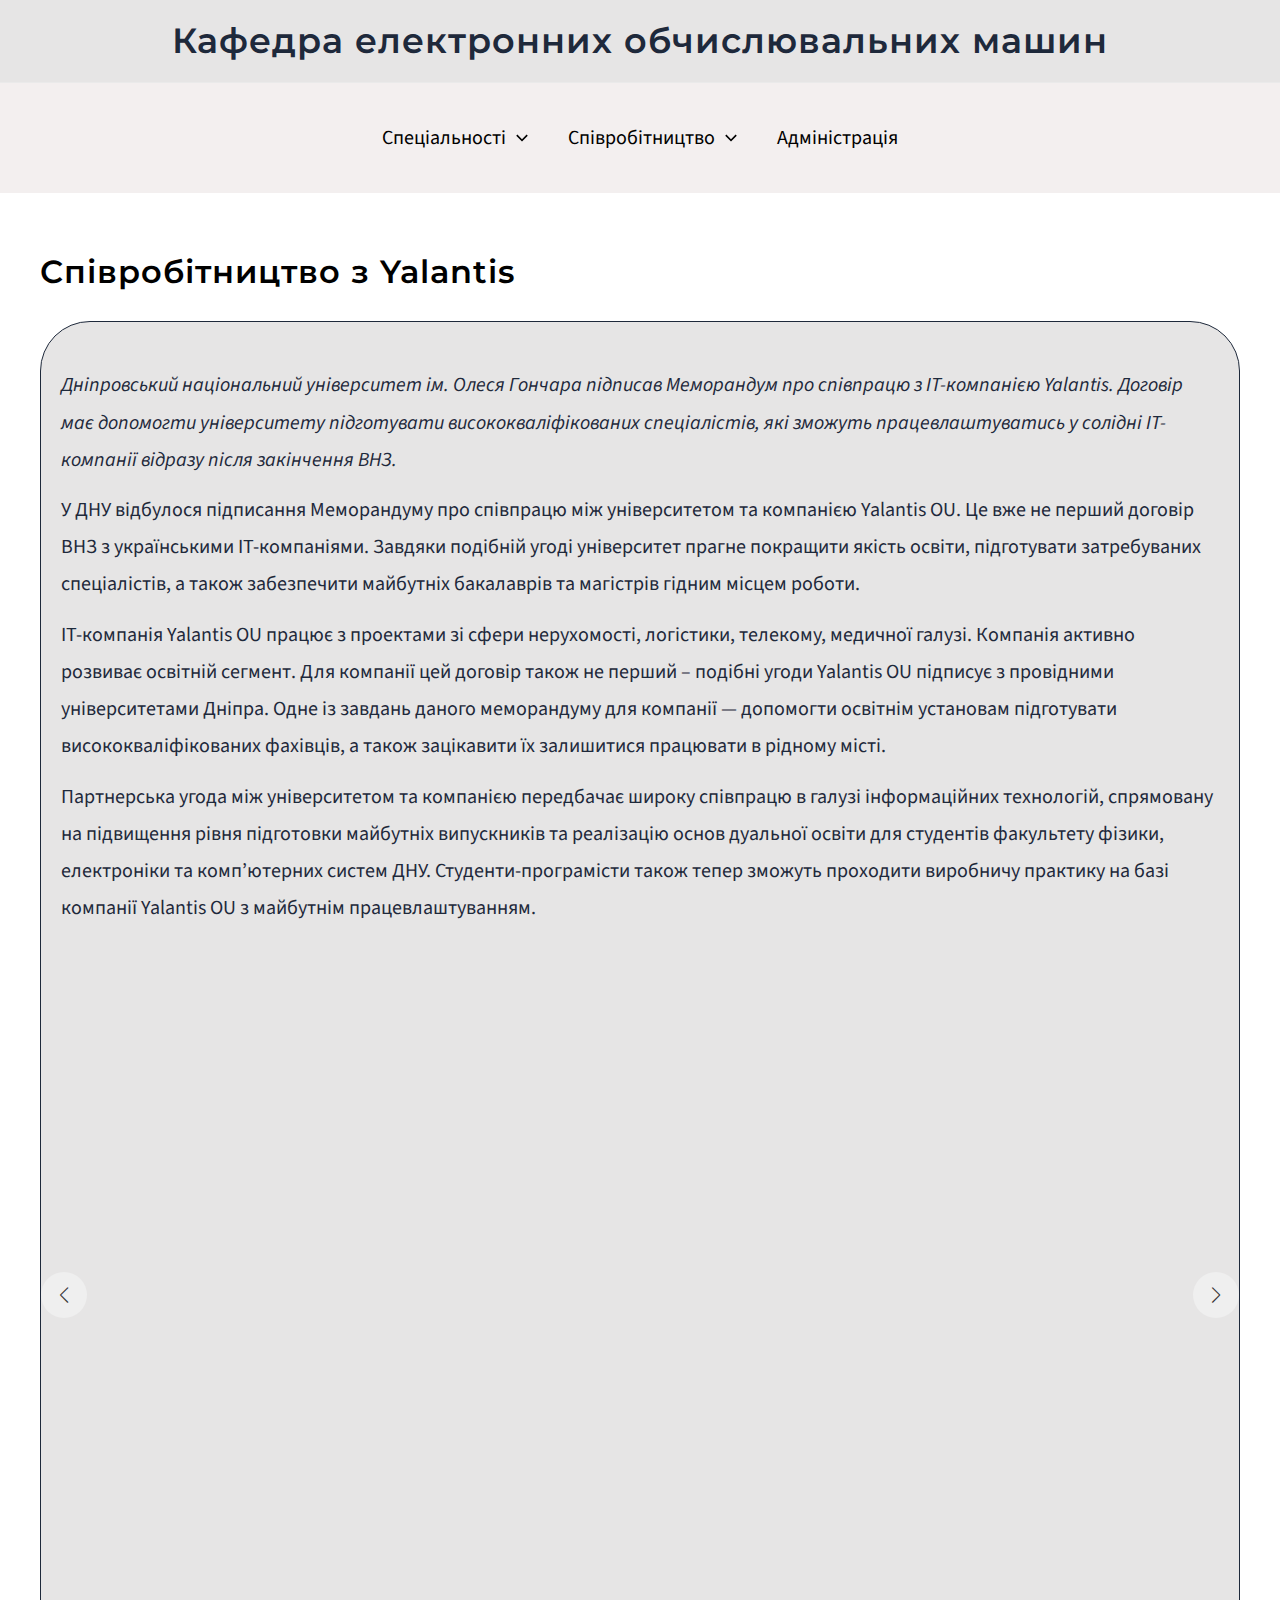
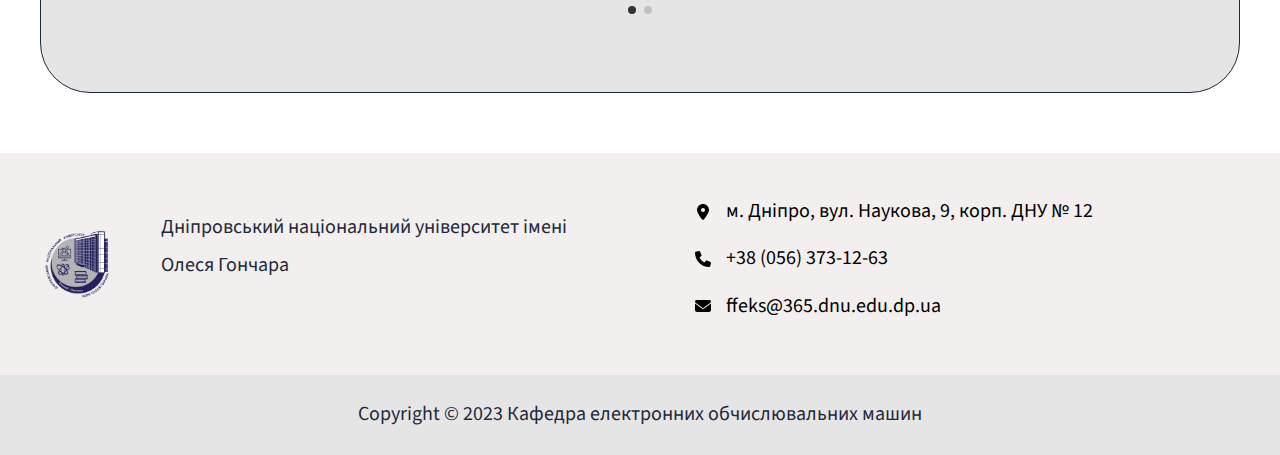
<file: співробітництво-з-yalantis/index.html>
<!DOCTYPE html>
<html lang="uk">
<head>
<meta charset="UTF-8">
<meta name="viewport" content="width=device-width, initial-scale=1">
<link rel="profile" href="https://gmpg.org/xfn/11">

<title>Співробітництво з Yalantis &#8211; Кафедра електронних обчислювальних машин</title>
<meta name="robots" content="max-image-preview:large">
<link rel="dns-prefetch" href="//fonts.googleapis.com">
<link rel="alternate" type="application/rss+xml" title="Кафедра електронних обчислювальних машин &raquo; стрічка" href="https://babaidi.github.io/keo/feed/">
<link rel="alternate" type="application/rss+xml" title="Кафедра електронних обчислювальних машин &raquo; Канал коментарів" href="https://babaidi.github.io/keo/comments/feed/">
<script>
window._wpemojiSettings = {"baseUrl":"https:\/\/s.w.org\/images\/core\/emoji\/14.0.0\/72x72\/","ext":".png","svgUrl":"https:\/\/s.w.org\/images\/core\/emoji\/14.0.0\/svg\/","svgExt":".svg","source":{"concatemoji":"https:\/\/babaidi.github.io\/keo\/wp-includes\/js\/wp-emoji-release.min.js?ver=6.2"}};
/*! This file is auto-generated */
!function(e,a,t){var n,r,o,i=a.createElement("canvas"),p=i.getContext&&i.getContext("2d");function s(e,t){p.clearRect(0,0,i.width,i.height),p.fillText(e,0,0);e=i.toDataURL();return p.clearRect(0,0,i.width,i.height),p.fillText(t,0,0),e===i.toDataURL()}function c(e){var t=a.createElement("script");t.src=e,t.defer=t.type="text/javascript",a.getElementsByTagName("head")[0].appendChild(t)}for(o=Array("flag","emoji"),t.supports={everything:!0,everythingExceptFlag:!0},r=0;r<o.length;r++)t.supports[o[r]]=function(e){if(p&&p.fillText)switch(p.textBaseline="top",p.font="600 32px Arial",e){case"flag":return s("🏳️‍⚧️","🏳️​⚧️")?!1:!s("🇺🇳","🇺​🇳")&&!s("🏴󠁧󠁢󠁥󠁮󠁧󠁿","🏴​󠁧​󠁢​󠁥​󠁮​󠁧​󠁿");case"emoji":return!s("🫱🏻‍🫲🏿","🫱🏻​🫲🏿")}return!1}(o[r]),t.supports.everything=t.supports.everything&&t.supports[o[r]],"flag"!==o[r]&&(t.supports.everythingExceptFlag=t.supports.everythingExceptFlag&&t.supports[o[r]]);t.supports.everythingExceptFlag=t.supports.everythingExceptFlag&&!t.supports.flag,t.DOMReady=!1,t.readyCallback=function(){t.DOMReady=!0},t.supports.everything||(n=function(){t.readyCallback()},a.addEventListener?(a.addEventListener("DOMContentLoaded",n,!1),e.addEventListener("load",n,!1)):(e.attachEvent("onload",n),a.attachEvent("onreadystatechange",function(){"complete"===a.readyState&&t.readyCallback()})),(e=t.source||{}).concatemoji?c(e.concatemoji):e.wpemoji&&e.twemoji&&(c(e.twemoji),c(e.wpemoji)))}(window,document,window._wpemojiSettings);
</script>
<style>img.wp-smiley,
img.emoji {
	display: inline !important;
	border: none !important;
	box-shadow: none !important;
	height: 1em !important;
	width: 1em !important;
	margin: 0 0.07em !important;
	vertical-align: -0.1em !important;
	background: none !important;
	padding: 0 !important;
}</style>
	<link rel="stylesheet" id="astra-theme-css-css" href="https://babaidi.github.io/keo/wp-content/themes/astra/assets/css/minified/main.min.css?ver=4.1.3" media="all">
<style id="astra-theme-css-inline-css">:root{--ast-container-default-xlg-padding:3em;--ast-container-default-lg-padding:3em;--ast-container-default-slg-padding:2em;--ast-container-default-md-padding:3em;--ast-container-default-sm-padding:3em;--ast-container-default-xs-padding:2.4em;--ast-container-default-xxs-padding:1.8em;--ast-code-block-background:#ECEFF3;--ast-comment-inputs-background:#F9FAFB;}html{font-size:125%;}a{color:var(--ast-global-color-0);}a:hover,a:focus{color:var(--ast-global-color-1);}body,button,input,select,textarea,.ast-button,.ast-custom-button{font-family:'Source Sans Pro',sans-serif;font-weight:inherit;font-size:20px;font-size:1rem;}blockquote{color:var(--ast-global-color-2);}h1,.entry-content h1,h2,.entry-content h2,h3,.entry-content h3,h4,.entry-content h4,h5,.entry-content h5,h6,.entry-content h6,.site-title,.site-title a{font-family:'Montserrat',sans-serif;font-weight:600;letter-spacing:1px;}.ast-site-identity .site-title a{color:var(--ast-global-color-2);}.ast-site-identity .site-title a:hover{color:var(--ast-global-color-8);}.site-title{font-size:35px;font-size:1.75rem;display:block;}.site-header .site-description{font-size:15px;font-size:0.75rem;display:none;}.entry-title{font-size:30px;font-size:1.5rem;}h1,.entry-content h1{font-size:48px;font-size:2.4rem;font-weight:600;font-family:'Montserrat',sans-serif;}h2,.entry-content h2{font-size:40px;font-size:2rem;font-weight:600;font-family:'Montserrat',sans-serif;}h3,.entry-content h3{font-size:32px;font-size:1.6rem;font-weight:600;font-family:'Montserrat',sans-serif;}h4,.entry-content h4{font-size:24px;font-size:1.2rem;font-weight:600;font-family:'Montserrat',sans-serif;}h5,.entry-content h5{font-size:20px;font-size:1rem;font-weight:600;font-family:'Montserrat',sans-serif;}h6,.entry-content h6{font-size:17px;font-size:0.85rem;font-weight:600;font-family:'Montserrat',sans-serif;}::selection{background-color:var(--ast-global-color-0);color:#ffffff;}body,h1,.entry-title a,.entry-content h1,h2,.entry-content h2,h3,.entry-content h3,h4,.entry-content h4,h5,.entry-content h5,h6,.entry-content h6{color:var(--ast-global-color-2);}.tagcloud a:hover,.tagcloud a:focus,.tagcloud a.current-item{color:#ffffff;border-color:var(--ast-global-color-0);background-color:var(--ast-global-color-0);}input:focus,input[type="text"]:focus,input[type="email"]:focus,input[type="url"]:focus,input[type="password"]:focus,input[type="reset"]:focus,input[type="search"]:focus,textarea:focus{border-color:var(--ast-global-color-0);}input[type="radio"]:checked,input[type=reset],input[type="checkbox"]:checked,input[type="checkbox"]:hover:checked,input[type="checkbox"]:focus:checked,input[type=range]::-webkit-slider-thumb{border-color:var(--ast-global-color-0);background-color:var(--ast-global-color-0);box-shadow:none;}.site-footer a:hover + .post-count,.site-footer a:focus + .post-count{background:var(--ast-global-color-0);border-color:var(--ast-global-color-0);}.single .nav-links .nav-previous,.single .nav-links .nav-next{color:var(--ast-global-color-0);}.entry-meta,.entry-meta *{line-height:1.45;color:var(--ast-global-color-0);}.entry-meta a:hover,.entry-meta a:hover *,.entry-meta a:focus,.entry-meta a:focus *,.page-links > .page-link,.page-links .page-link:hover,.post-navigation a:hover{color:var(--ast-global-color-1);}#cat option,.secondary .calendar_wrap thead a,.secondary .calendar_wrap thead a:visited{color:var(--ast-global-color-0);}.secondary .calendar_wrap #today,.ast-progress-val span{background:var(--ast-global-color-0);}.secondary a:hover + .post-count,.secondary a:focus + .post-count{background:var(--ast-global-color-0);border-color:var(--ast-global-color-0);}.calendar_wrap #today > a{color:#ffffff;}.page-links .page-link,.single .post-navigation a{color:var(--ast-global-color-0);}.ast-archive-title{color:var(--ast-global-color-8);}.widget-title{font-size:28px;font-size:1.4rem;color:var(--ast-global-color-8);}a:focus-visible,.ast-menu-toggle:focus-visible,.site .skip-link:focus-visible,.wp-block-loginout input:focus-visible,.wp-block-search.wp-block-search__button-inside .wp-block-search__inside-wrapper,.ast-header-navigation-arrow:focus-visible{outline-style:dotted;outline-color:inherit;outline-width:thin;border-color:transparent;}input:focus,input[type="text"]:focus,input[type="email"]:focus,input[type="url"]:focus,input[type="password"]:focus,input[type="reset"]:focus,input[type="search"]:focus,textarea:focus,.wp-block-search__input:focus,[data-section="section-header-mobile-trigger"] .ast-button-wrap .ast-mobile-menu-trigger-minimal:focus,.ast-mobile-popup-drawer.active .menu-toggle-close:focus,.woocommerce-ordering select.orderby:focus,#ast-scroll-top:focus,.woocommerce a.add_to_cart_button:focus,.woocommerce .button.single_add_to_cart_button:focus{border-style:dotted;border-color:inherit;border-width:thin;outline-color:transparent;}@media (max-width:921px){#ast-desktop-header{display:none;}}@media (min-width:921px){#ast-mobile-header{display:none;}}.wp-block-buttons.aligncenter{justify-content:center;}@media (max-width:921px){.ast-theme-transparent-header #primary,.ast-theme-transparent-header #secondary{padding:0;}}@media (max-width:921px){.ast-plain-container.ast-no-sidebar #primary{padding:0;}}.ast-plain-container.ast-no-sidebar #primary{margin-top:0;margin-bottom:0;}@media (min-width:1200px){.ast-plain-container.ast-no-sidebar #primary{margin-top:60px;margin-bottom:60px;}}.wp-block-button.is-style-outline .wp-block-button__link{border-color:var(--ast-global-color-7);}div.wp-block-button.is-style-outline > .wp-block-button__link:not(.has-text-color),div.wp-block-button.wp-block-button__link.is-style-outline:not(.has-text-color){color:var(--ast-global-color-7);}.wp-block-button.is-style-outline .wp-block-button__link:hover,div.wp-block-button.is-style-outline .wp-block-button__link:focus,div.wp-block-button.is-style-outline > .wp-block-button__link:not(.has-text-color):hover,div.wp-block-button.wp-block-button__link.is-style-outline:not(.has-text-color):hover{color:var(--ast-global-color-2);background-color:var(--ast-global-color-7);border-color:var(--ast-global-color-7);}.post-page-numbers.current .page-link,.ast-pagination .page-numbers.current{color:#ffffff;border-color:var(--ast-global-color-0);background-color:var(--ast-global-color-0);border-radius:2px;}h1.widget-title{font-weight:600;}h2.widget-title{font-weight:600;}h3.widget-title{font-weight:600;}#page{display:flex;flex-direction:column;min-height:100vh;}.ast-404-layout-1 h1.page-title{color:var(--ast-global-color-2);}.single .post-navigation a{line-height:1em;height:inherit;}.error-404 .page-sub-title{font-size:1.5rem;font-weight:inherit;}.search .site-content .content-area .search-form{margin-bottom:0;}#page .site-content{flex-grow:1;}.widget{margin-bottom:3.5em;}#secondary li{line-height:1.5em;}#secondary .wp-block-group h2{margin-bottom:0.7em;}#secondary h2{font-size:1.7rem;}.ast-separate-container .ast-article-post,.ast-separate-container .ast-article-single,.ast-separate-container .ast-comment-list li.depth-1,.ast-separate-container .comment-respond{padding:3em;}.ast-separate-container .ast-comment-list li.depth-1,.hentry{margin-bottom:2em;}.ast-separate-container .ast-archive-description,.ast-separate-container .ast-author-box{background-color:var(--ast-global-color-5);border-bottom:1px solid var(--ast-border-color);}.ast-separate-container .comments-title{padding:2em 2em 0 2em;}.ast-page-builder-template .comment-form-textarea,.ast-comment-formwrap .ast-grid-common-col{padding:0;}.ast-comment-formwrap{padding:0 20px;display:inline-flex;column-gap:20px;}.archive.ast-page-builder-template .entry-header{margin-top:2em;}.ast-page-builder-template .ast-comment-formwrap{width:100%;}.entry-title{margin-bottom:0.5em;}.ast-archive-description p{font-size:inherit;font-weight:inherit;line-height:inherit;}@media (min-width:921px){.ast-left-sidebar.ast-page-builder-template #secondary,.archive.ast-right-sidebar.ast-page-builder-template .site-main{padding-left:20px;padding-right:20px;}}@media (max-width:544px){.ast-comment-formwrap.ast-row{column-gap:10px;display:inline-block;}#ast-commentform .ast-grid-common-col{position:relative;width:100%;}}@media (min-width:1201px){.ast-separate-container .ast-article-post,.ast-separate-container .ast-article-single,.ast-separate-container .ast-author-box,.ast-separate-container .ast-404-layout-1,.ast-separate-container .no-results{padding:3em;}}@media (max-width:921px){.ast-separate-container #primary,.ast-separate-container #secondary{padding:1.5em 0;}#primary,#secondary{padding:1.5em 0;margin:0;}.ast-left-sidebar #content > .ast-container{display:flex;flex-direction:column-reverse;width:100%;}}@media (min-width:922px){.ast-separate-container.ast-right-sidebar #primary,.ast-separate-container.ast-left-sidebar #primary{border:0;}.search-no-results.ast-separate-container #primary{margin-bottom:4em;}}.wp-block-button .wp-block-button__link{color:var(--ast-global-color-2);}.wp-block-button .wp-block-button__link:hover,.wp-block-button .wp-block-button__link:focus{color:var(--ast-global-color-2);background-color:var(--ast-global-color-7);border-color:var(--ast-global-color-7);}.wp-block-button .wp-block-button__link,.wp-block-search .wp-block-search__button,body .wp-block-file .wp-block-file__button{border-style:solid;border-top-width:0px;border-right-width:0px;border-left-width:0px;border-bottom-width:0px;border-color:var(--ast-global-color-7);background-color:var(--ast-global-color-7);color:var(--ast-global-color-2);font-family:inherit;font-weight:600;line-height:1em;font-size:20px;font-size:1rem;border-top-left-radius:50px;border-top-right-radius:50px;border-bottom-right-radius:50px;border-bottom-left-radius:50px;padding-top:20px;padding-right:40px;padding-bottom:20px;padding-left:40px;}@media (max-width:921px){.wp-block-button .wp-block-button__link,.wp-block-search .wp-block-search__button,body .wp-block-file .wp-block-file__button{padding-top:18px;padding-right:32px;padding-bottom:18px;padding-left:32px;}}@media (max-width:544px){.wp-block-button .wp-block-button__link,.wp-block-search .wp-block-search__button,body .wp-block-file .wp-block-file__button{padding-top:15px;padding-right:28px;padding-bottom:15px;padding-left:28px;}}.menu-toggle,button,.ast-button,.ast-custom-button,.button,input#submit,input[type="button"],input[type="submit"],input[type="reset"],form[CLASS*="wp-block-search__"].wp-block-search .wp-block-search__inside-wrapper .wp-block-search__button,body .wp-block-file .wp-block-file__button,.search .search-submit,.woocommerce a.button,.woocommerce button.button,.woocommerce .woocommerce-message a.button,.woocommerce #respond input#submit.alt,.woocommerce input.button.alt,.woocommerce input.button,.woocommerce input.button:disabled,.woocommerce input.button:disabled[disabled],.woocommerce input.button:disabled:hover,.woocommerce input.button:disabled[disabled]:hover,.woocommerce #respond input#submit,.woocommerce button.button.alt.disabled,.wc-block-grid__products .wc-block-grid__product .wp-block-button__link,.wc-block-grid__product-onsale,[CLASS*="wc-block"] button,.woocommerce-js .astra-cart-drawer .astra-cart-drawer-content .woocommerce-mini-cart__buttons .button:not(.checkout):not(.ast-continue-shopping),.woocommerce-js .astra-cart-drawer .astra-cart-drawer-content .woocommerce-mini-cart__buttons a.checkout,.woocommerce button.button.alt.disabled.wc-variation-selection-needed{border-style:solid;border-top-width:0px;border-right-width:0px;border-left-width:0px;border-bottom-width:0px;color:var(--ast-global-color-2);border-color:var(--ast-global-color-7);background-color:var(--ast-global-color-7);padding-top:20px;padding-right:40px;padding-bottom:20px;padding-left:40px;font-family:inherit;font-weight:600;font-size:20px;font-size:1rem;line-height:1em;border-top-left-radius:50px;border-top-right-radius:50px;border-bottom-right-radius:50px;border-bottom-left-radius:50px;}button:focus,.menu-toggle:hover,button:hover,.ast-button:hover,.ast-custom-button:hover .button:hover,.ast-custom-button:hover ,input[type=reset]:hover,input[type=reset]:focus,input#submit:hover,input#submit:focus,input[type="button"]:hover,input[type="button"]:focus,input[type="submit"]:hover,input[type="submit"]:focus,form[CLASS*="wp-block-search__"].wp-block-search .wp-block-search__inside-wrapper .wp-block-search__button:hover,form[CLASS*="wp-block-search__"].wp-block-search .wp-block-search__inside-wrapper .wp-block-search__button:focus,body .wp-block-file .wp-block-file__button:hover,body .wp-block-file .wp-block-file__button:focus,.woocommerce a.button:hover,.woocommerce button.button:hover,.woocommerce .woocommerce-message a.button:hover,.woocommerce #respond input#submit:hover,.woocommerce #respond input#submit.alt:hover,.woocommerce input.button.alt:hover,.woocommerce input.button:hover,.woocommerce button.button.alt.disabled:hover,.wc-block-grid__products .wc-block-grid__product .wp-block-button__link:hover,[CLASS*="wc-block"] button:hover,.woocommerce-js .astra-cart-drawer .astra-cart-drawer-content .woocommerce-mini-cart__buttons .button:not(.checkout):not(.ast-continue-shopping):hover,.woocommerce-js .astra-cart-drawer .astra-cart-drawer-content .woocommerce-mini-cart__buttons a.checkout:hover,.woocommerce button.button.alt.disabled.wc-variation-selection-needed:hover{color:var(--ast-global-color-2);background-color:var(--ast-global-color-7);border-color:var(--ast-global-color-7);}form[CLASS*="wp-block-search__"].wp-block-search .wp-block-search__inside-wrapper .wp-block-search__button.has-icon{padding-top:calc(20px - 3px);padding-right:calc(40px - 3px);padding-bottom:calc(20px - 3px);padding-left:calc(40px - 3px);}@media (max-width:921px){.menu-toggle,button,.ast-button,.ast-custom-button,.button,input#submit,input[type="button"],input[type="submit"],input[type="reset"],form[CLASS*="wp-block-search__"].wp-block-search .wp-block-search__inside-wrapper .wp-block-search__button,body .wp-block-file .wp-block-file__button,.search .search-submit,.woocommerce a.button,.woocommerce button.button,.woocommerce .woocommerce-message a.button,.woocommerce #respond input#submit.alt,.woocommerce input.button.alt,.woocommerce input.button,.woocommerce input.button:disabled,.woocommerce input.button:disabled[disabled],.woocommerce input.button:disabled:hover,.woocommerce input.button:disabled[disabled]:hover,.woocommerce #respond input#submit,.woocommerce button.button.alt.disabled,.wc-block-grid__products .wc-block-grid__product .wp-block-button__link,.wc-block-grid__product-onsale,[CLASS*="wc-block"] button,.woocommerce-js .astra-cart-drawer .astra-cart-drawer-content .woocommerce-mini-cart__buttons .button:not(.checkout):not(.ast-continue-shopping),.woocommerce-js .astra-cart-drawer .astra-cart-drawer-content .woocommerce-mini-cart__buttons a.checkout,.woocommerce button.button.alt.disabled.wc-variation-selection-needed{padding-top:18px;padding-right:32px;padding-bottom:18px;padding-left:32px;}}@media (max-width:544px){.menu-toggle,button,.ast-button,.ast-custom-button,.button,input#submit,input[type="button"],input[type="submit"],input[type="reset"],form[CLASS*="wp-block-search__"].wp-block-search .wp-block-search__inside-wrapper .wp-block-search__button,body .wp-block-file .wp-block-file__button,.search .search-submit,.woocommerce a.button,.woocommerce button.button,.woocommerce .woocommerce-message a.button,.woocommerce #respond input#submit.alt,.woocommerce input.button.alt,.woocommerce input.button,.woocommerce input.button:disabled,.woocommerce input.button:disabled[disabled],.woocommerce input.button:disabled:hover,.woocommerce input.button:disabled[disabled]:hover,.woocommerce #respond input#submit,.woocommerce button.button.alt.disabled,.wc-block-grid__products .wc-block-grid__product .wp-block-button__link,.wc-block-grid__product-onsale,[CLASS*="wc-block"] button,.woocommerce-js .astra-cart-drawer .astra-cart-drawer-content .woocommerce-mini-cart__buttons .button:not(.checkout):not(.ast-continue-shopping),.woocommerce-js .astra-cart-drawer .astra-cart-drawer-content .woocommerce-mini-cart__buttons a.checkout,.woocommerce button.button.alt.disabled.wc-variation-selection-needed{padding-top:15px;padding-right:28px;padding-bottom:15px;padding-left:28px;}}@media (max-width:921px){.ast-mobile-header-stack .main-header-bar .ast-search-menu-icon{display:inline-block;}.ast-header-break-point.ast-header-custom-item-outside .ast-mobile-header-stack .main-header-bar .ast-search-icon{margin:0;}.ast-comment-avatar-wrap img{max-width:2.5em;}.ast-separate-container .ast-comment-list li.depth-1{padding:1.5em 2.14em;}.ast-separate-container .comment-respond{padding:2em 2.14em;}.ast-comment-meta{padding:0 1.8888em 1.3333em;}}@media (min-width:544px){.ast-container{max-width:100%;}}@media (max-width:544px){.ast-separate-container .ast-article-post,.ast-separate-container .ast-article-single,.ast-separate-container .comments-title,.ast-separate-container .ast-archive-description{padding:1.5em 1em;}.ast-separate-container #content .ast-container{padding-left:0.54em;padding-right:0.54em;}.ast-separate-container .ast-comment-list li.depth-1{padding:1.5em 1em;margin-bottom:1.5em;}.ast-separate-container .ast-comment-list .bypostauthor{padding:.5em;}.ast-search-menu-icon.ast-dropdown-active .search-field{width:170px;}}@media (max-width:921px){.widget-title{font-size:24px;font-size:1.4117647058824rem;}body,button,input,select,textarea,.ast-button,.ast-custom-button{font-size:17px;font-size:0.85rem;}#secondary,#secondary button,#secondary input,#secondary select,#secondary textarea{font-size:17px;font-size:0.85rem;}.site-title{font-size:20px;font-size:1rem;display:block;}.site-header .site-description{display:none;}.entry-title{font-size:30px;}h1,.entry-content h1{font-size:36px;}h2,.entry-content h2{font-size:30px;}h3,.entry-content h3{font-size:25px;}h4,.entry-content h4{font-size:20px;font-size:1rem;}h5,.entry-content h5{font-size:17px;font-size:0.85rem;}h6,.entry-content h6{font-size:15px;font-size:0.75rem;}}@media (max-width:544px){.widget-title{font-size:24px;font-size:1.4117647058824rem;}body,button,input,select,textarea,.ast-button,.ast-custom-button{font-size:17px;font-size:0.85rem;}#secondary,#secondary button,#secondary input,#secondary select,#secondary textarea{font-size:17px;font-size:0.85rem;}.site-title{font-size:13px;font-size:0.65rem;display:block;}.site-header .site-description{display:none;}.entry-title{font-size:30px;}h1,.entry-content h1{font-size:32px;}h2,.entry-content h2{font-size:26px;}h3,.entry-content h3{font-size:22px;}h4,.entry-content h4{font-size:18px;font-size:0.9rem;}h5,.entry-content h5{font-size:15px;font-size:0.75rem;}h6,.entry-content h6{font-size:13px;font-size:0.65rem;}}@media (max-width:544px){html{font-size:125%;}}@media (min-width:922px){.ast-container{max-width:1240px;}}@media (min-width:922px){.site-content .ast-container{display:flex;}}@media (max-width:921px){.site-content .ast-container{flex-direction:column;}}@media (min-width:922px){.main-header-menu .sub-menu .menu-item.ast-left-align-sub-menu:hover > .sub-menu,.main-header-menu .sub-menu .menu-item.ast-left-align-sub-menu.focus > .sub-menu{margin-left:-0px;}}blockquote,cite {font-style: initial;}.wp-block-file {display: flex;align-items: center;flex-wrap: wrap;justify-content: space-between;}.wp-block-pullquote {border: none;}.wp-block-pullquote blockquote::before {content: "\201D";font-family: "Helvetica",sans-serif;display: flex;transform: rotate( 180deg );font-size: 6rem;font-style: normal;line-height: 1;font-weight: bold;align-items: center;justify-content: center;}.has-text-align-right > blockquote::before {justify-content: flex-start;}.has-text-align-left > blockquote::before {justify-content: flex-end;}figure.wp-block-pullquote.is-style-solid-color blockquote {max-width: 100%;text-align: inherit;}html body {--wp--custom--ast-default-block-top-padding: 100px;--wp--custom--ast-default-block-right-padding: 80px;--wp--custom--ast-default-block-bottom-padding: 100px;--wp--custom--ast-default-block-left-padding: 80px;--wp--custom--ast-container-width: 1200px;--wp--custom--ast-content-width-size: 1200px;--wp--custom--ast-wide-width-size: calc(1200px + var(--wp--custom--ast-default-block-left-padding) + var(--wp--custom--ast-default-block-right-padding));}.ast-narrow-container {--wp--custom--ast-content-width-size: 750px;--wp--custom--ast-wide-width-size: 750px;}@media(max-width: 921px) {html body {--wp--custom--ast-default-block-top-padding: 50px;--wp--custom--ast-default-block-right-padding: 50px;--wp--custom--ast-default-block-bottom-padding: 50px;--wp--custom--ast-default-block-left-padding: 50px;}}@media(max-width: 544px) {html body {--wp--custom--ast-default-block-top-padding: 50px;--wp--custom--ast-default-block-right-padding: 30px;--wp--custom--ast-default-block-bottom-padding: 50px;--wp--custom--ast-default-block-left-padding: 30px;}}.entry-content > .wp-block-group,.entry-content > .wp-block-cover,.entry-content > .wp-block-columns {padding-top: var(--wp--custom--ast-default-block-top-padding);padding-right: var(--wp--custom--ast-default-block-right-padding);padding-bottom: var(--wp--custom--ast-default-block-bottom-padding);padding-left: var(--wp--custom--ast-default-block-left-padding);}.ast-plain-container.ast-no-sidebar .entry-content > .alignfull,.ast-page-builder-template .ast-no-sidebar .entry-content > .alignfull {margin-left: calc( -50vw + 50%);margin-right: calc( -50vw + 50%);max-width: 100vw;width: 100vw;}.ast-plain-container.ast-no-sidebar .entry-content .alignfull .alignfull,.ast-page-builder-template.ast-no-sidebar .entry-content .alignfull .alignfull,.ast-plain-container.ast-no-sidebar .entry-content .alignfull .alignwide,.ast-page-builder-template.ast-no-sidebar .entry-content .alignfull .alignwide,.ast-plain-container.ast-no-sidebar .entry-content .alignwide .alignfull,.ast-page-builder-template.ast-no-sidebar .entry-content .alignwide .alignfull,.ast-plain-container.ast-no-sidebar .entry-content .alignwide .alignwide,.ast-page-builder-template.ast-no-sidebar .entry-content .alignwide .alignwide,.ast-plain-container.ast-no-sidebar .entry-content .wp-block-column .alignfull,.ast-page-builder-template.ast-no-sidebar .entry-content .wp-block-column .alignfull,.ast-plain-container.ast-no-sidebar .entry-content .wp-block-column .alignwide,.ast-page-builder-template.ast-no-sidebar .entry-content .wp-block-column .alignwide {margin-left: auto;margin-right: auto;width: 100%;}[ast-blocks-layout] .wp-block-separator:not(.is-style-dots) {height: 0;}[ast-blocks-layout] .wp-block-separator {margin: 20px auto;}[ast-blocks-layout] .wp-block-separator:not(.is-style-wide):not(.is-style-dots) {max-width: 100px;}[ast-blocks-layout] .wp-block-separator.has-background {padding: 0;}.entry-content[ast-blocks-layout] > * {max-width: var(--wp--custom--ast-content-width-size);margin-left: auto;margin-right: auto;}.entry-content[ast-blocks-layout] > .alignwide {max-width: var(--wp--custom--ast-wide-width-size);}.entry-content[ast-blocks-layout] .alignfull {max-width: none;}.entry-content .wp-block-columns {margin-bottom: 0;}blockquote {margin: 1.5em;border: none;}.wp-block-quote:not(.has-text-align-right):not(.has-text-align-center) {border-left: 5px solid rgba(0,0,0,0.05);}.has-text-align-right > blockquote,blockquote.has-text-align-right {border-right: 5px solid rgba(0,0,0,0.05);}.has-text-align-left > blockquote,blockquote.has-text-align-left {border-left: 5px solid rgba(0,0,0,0.05);}.wp-block-site-tagline,.wp-block-latest-posts .read-more {margin-top: 15px;}.wp-block-loginout p label {display: block;}.wp-block-loginout p:not(.login-remember):not(.login-submit) input {width: 100%;}.wp-block-loginout input:focus {border-color: transparent;}.wp-block-loginout input:focus {outline: thin dotted;}.entry-content .wp-block-media-text .wp-block-media-text__content {padding: 0 0 0 8%;}.entry-content .wp-block-media-text.has-media-on-the-right .wp-block-media-text__content {padding: 0 8% 0 0;}.entry-content .wp-block-media-text.has-background .wp-block-media-text__content {padding: 8%;}.entry-content .wp-block-cover:not([class*="background-color"]) .wp-block-cover__inner-container,.entry-content .wp-block-cover:not([class*="background-color"]) .wp-block-cover-image-text,.entry-content .wp-block-cover:not([class*="background-color"]) .wp-block-cover-text,.entry-content .wp-block-cover-image:not([class*="background-color"]) .wp-block-cover__inner-container,.entry-content .wp-block-cover-image:not([class*="background-color"]) .wp-block-cover-image-text,.entry-content .wp-block-cover-image:not([class*="background-color"]) .wp-block-cover-text {color: var(--ast-global-color-5);}.wp-block-loginout .login-remember input {width: 1.1rem;height: 1.1rem;margin: 0 5px 4px 0;vertical-align: middle;}.wp-block-latest-posts > li > *:first-child,.wp-block-latest-posts:not(.is-grid) > li:first-child {margin-top: 0;}.wp-block-search__inside-wrapper .wp-block-search__input {padding: 0 10px;color: var(--ast-global-color-3);background: var(--ast-global-color-5);border-color: var(--ast-border-color);}.wp-block-latest-posts .read-more {margin-bottom: 1.5em;}.wp-block-search__no-button .wp-block-search__inside-wrapper .wp-block-search__input {padding-top: 5px;padding-bottom: 5px;}.wp-block-latest-posts .wp-block-latest-posts__post-date,.wp-block-latest-posts .wp-block-latest-posts__post-author {font-size: 1rem;}.wp-block-latest-posts > li > *,.wp-block-latest-posts:not(.is-grid) > li {margin-top: 12px;margin-bottom: 12px;}.ast-page-builder-template .entry-content[ast-blocks-layout] > *,.ast-page-builder-template .entry-content[ast-blocks-layout] > .alignfull > * {max-width: none;}.ast-page-builder-template .entry-content[ast-blocks-layout] > .alignwide > * {max-width: var(--wp--custom--ast-wide-width-size);}.ast-page-builder-template .entry-content[ast-blocks-layout] > .inherit-container-width > *,.ast-page-builder-template .entry-content[ast-blocks-layout] > * > *,.entry-content[ast-blocks-layout] > .wp-block-cover .wp-block-cover__inner-container {max-width: var(--wp--custom--ast-content-width-size);margin-left: auto;margin-right: auto;}.entry-content[ast-blocks-layout] .wp-block-cover:not(.alignleft):not(.alignright) {width: auto;}@media(max-width: 1200px) {.ast-separate-container .entry-content > .alignfull,.ast-separate-container .entry-content[ast-blocks-layout] > .alignwide,.ast-plain-container .entry-content[ast-blocks-layout] > .alignwide,.ast-plain-container .entry-content .alignfull {margin-left: calc(-1 * min(var(--ast-container-default-xlg-padding),20px)) ;margin-right: calc(-1 * min(var(--ast-container-default-xlg-padding),20px));}}@media(min-width: 1201px) {.ast-separate-container .entry-content > .alignfull {margin-left: calc(-1 * var(--ast-container-default-xlg-padding) );margin-right: calc(-1 * var(--ast-container-default-xlg-padding) );}.ast-separate-container .entry-content[ast-blocks-layout] > .alignwide,.ast-plain-container .entry-content[ast-blocks-layout] > .alignwide {margin-left: calc(-1 * var(--wp--custom--ast-default-block-left-padding) );margin-right: calc(-1 * var(--wp--custom--ast-default-block-right-padding) );}}@media(min-width: 921px) {.ast-separate-container .entry-content .wp-block-group.alignwide:not(.inherit-container-width) > :where(:not(.alignleft):not(.alignright)),.ast-plain-container .entry-content .wp-block-group.alignwide:not(.inherit-container-width) > :where(:not(.alignleft):not(.alignright)) {max-width: calc( var(--wp--custom--ast-content-width-size) + 80px );}.ast-plain-container.ast-right-sidebar .entry-content[ast-blocks-layout] .alignfull,.ast-plain-container.ast-left-sidebar .entry-content[ast-blocks-layout] .alignfull {margin-left: -60px;margin-right: -60px;}}@media(min-width: 544px) {.entry-content > .alignleft {margin-right: 20px;}.entry-content > .alignright {margin-left: 20px;}}@media (max-width:544px){.wp-block-columns .wp-block-column:not(:last-child){margin-bottom:20px;}.wp-block-latest-posts{margin:0;}}@media( max-width: 600px ) {.entry-content .wp-block-media-text .wp-block-media-text__content,.entry-content .wp-block-media-text.has-media-on-the-right .wp-block-media-text__content {padding: 8% 0 0;}.entry-content .wp-block-media-text.has-background .wp-block-media-text__content {padding: 8%;}}.ast-narrow-container .site-content .wp-block-uagb-image--align-full .wp-block-uagb-image__figure {max-width: 100%;margin-left: auto;margin-right: auto;}.entry-content ul,.entry-content ol {padding: revert;margin: revert;}:root .has-ast-global-color-0-color{color:var(--ast-global-color-0);}:root .has-ast-global-color-0-background-color{background-color:var(--ast-global-color-0);}:root .wp-block-button .has-ast-global-color-0-color{color:var(--ast-global-color-0);}:root .wp-block-button .has-ast-global-color-0-background-color{background-color:var(--ast-global-color-0);}:root .has-ast-global-color-1-color{color:var(--ast-global-color-1);}:root .has-ast-global-color-1-background-color{background-color:var(--ast-global-color-1);}:root .wp-block-button .has-ast-global-color-1-color{color:var(--ast-global-color-1);}:root .wp-block-button .has-ast-global-color-1-background-color{background-color:var(--ast-global-color-1);}:root .has-ast-global-color-2-color{color:var(--ast-global-color-2);}:root .has-ast-global-color-2-background-color{background-color:var(--ast-global-color-2);}:root .wp-block-button .has-ast-global-color-2-color{color:var(--ast-global-color-2);}:root .wp-block-button .has-ast-global-color-2-background-color{background-color:var(--ast-global-color-2);}:root .has-ast-global-color-3-color{color:var(--ast-global-color-3);}:root .has-ast-global-color-3-background-color{background-color:var(--ast-global-color-3);}:root .wp-block-button .has-ast-global-color-3-color{color:var(--ast-global-color-3);}:root .wp-block-button .has-ast-global-color-3-background-color{background-color:var(--ast-global-color-3);}:root .has-ast-global-color-4-color{color:var(--ast-global-color-4);}:root .has-ast-global-color-4-background-color{background-color:var(--ast-global-color-4);}:root .wp-block-button .has-ast-global-color-4-color{color:var(--ast-global-color-4);}:root .wp-block-button .has-ast-global-color-4-background-color{background-color:var(--ast-global-color-4);}:root .has-ast-global-color-5-color{color:var(--ast-global-color-5);}:root .has-ast-global-color-5-background-color{background-color:var(--ast-global-color-5);}:root .wp-block-button .has-ast-global-color-5-color{color:var(--ast-global-color-5);}:root .wp-block-button .has-ast-global-color-5-background-color{background-color:var(--ast-global-color-5);}:root .has-ast-global-color-6-color{color:var(--ast-global-color-6);}:root .has-ast-global-color-6-background-color{background-color:var(--ast-global-color-6);}:root .wp-block-button .has-ast-global-color-6-color{color:var(--ast-global-color-6);}:root .wp-block-button .has-ast-global-color-6-background-color{background-color:var(--ast-global-color-6);}:root .has-ast-global-color-7-color{color:var(--ast-global-color-7);}:root .has-ast-global-color-7-background-color{background-color:var(--ast-global-color-7);}:root .wp-block-button .has-ast-global-color-7-color{color:var(--ast-global-color-7);}:root .wp-block-button .has-ast-global-color-7-background-color{background-color:var(--ast-global-color-7);}:root .has-ast-global-color-8-color{color:var(--ast-global-color-8);}:root .has-ast-global-color-8-background-color{background-color:var(--ast-global-color-8);}:root .wp-block-button .has-ast-global-color-8-color{color:var(--ast-global-color-8);}:root .wp-block-button .has-ast-global-color-8-background-color{background-color:var(--ast-global-color-8);}:root{--ast-global-color-0:#060097;--ast-global-color-1:#c10fff;--ast-global-color-2:#1e293b;--ast-global-color-3:#67768e;--ast-global-color-4:#f3efef;--ast-global-color-5:#f8f5f3;--ast-global-color-6:#e6e5e5;--ast-global-color-7:#ffcd57;--ast-global-color-8:#000000;}:root {--ast-border-color : var(--ast-global-color-6);}.ast-single-entry-banner {-js-display: flex;display: flex;flex-direction: column;justify-content: center;text-align: center;position: relative;background: #eeeeee;}.ast-single-entry-banner[data-banner-layout="layout-1"] {max-width: 1200px;background: inherit;padding: 20px 0;}.ast-single-entry-banner[data-banner-width-type="custom"] {margin: 0 auto;width: 100%;}.ast-single-entry-banner + .site-content .entry-header {margin-bottom: 0;}header.entry-header .entry-title{font-weight:600;font-size:32px;font-size:1.6rem;}header.entry-header > *:not(:last-child){margin-bottom:10px;}.ast-archive-entry-banner {-js-display: flex;display: flex;flex-direction: column;justify-content: center;text-align: center;position: relative;background: #eeeeee;}.ast-archive-entry-banner[data-banner-width-type="custom"] {margin: 0 auto;width: 100%;}.ast-archive-entry-banner[data-banner-layout="layout-1"] {background: inherit;padding: 20px 0;text-align: left;}body.archive .ast-archive-description{max-width:1200px;width:100%;text-align:left;padding-top:3em;padding-right:3em;padding-bottom:3em;padding-left:3em;}body.archive .ast-archive-description .ast-archive-title,body.archive .ast-archive-description .ast-archive-title *{font-weight:600;font-size:32px;font-size:1.6rem;}body.archive .ast-archive-description > *:not(:last-child){margin-bottom:10px;}@media (max-width:921px){body.archive .ast-archive-description{text-align:left;}}@media (max-width:544px){body.archive .ast-archive-description{text-align:left;}}.ast-breadcrumbs .trail-browse,.ast-breadcrumbs .trail-items,.ast-breadcrumbs .trail-items li{display:inline-block;margin:0;padding:0;border:none;background:inherit;text-indent:0;}.ast-breadcrumbs .trail-browse{font-size:inherit;font-style:inherit;font-weight:inherit;color:inherit;}.ast-breadcrumbs .trail-items{list-style:none;}.trail-items li::after{padding:0 0.3em;content:"\00bb";}.trail-items li:last-of-type::after{display:none;}h1,.entry-content h1,h2,.entry-content h2,h3,.entry-content h3,h4,.entry-content h4,h5,.entry-content h5,h6,.entry-content h6{color:var(--ast-global-color-8);}.entry-title a{color:var(--ast-global-color-8);}@media (max-width:921px){.ast-builder-grid-row-container.ast-builder-grid-row-tablet-3-firstrow .ast-builder-grid-row > *:first-child,.ast-builder-grid-row-container.ast-builder-grid-row-tablet-3-lastrow .ast-builder-grid-row > *:last-child{grid-column:1 / -1;}}@media (max-width:544px){.ast-builder-grid-row-container.ast-builder-grid-row-mobile-3-firstrow .ast-builder-grid-row > *:first-child,.ast-builder-grid-row-container.ast-builder-grid-row-mobile-3-lastrow .ast-builder-grid-row > *:last-child{grid-column:1 / -1;}}.ast-builder-layout-element[data-section="title_tagline"]{display:flex;}@media (max-width:921px){.ast-header-break-point .ast-builder-layout-element[data-section="title_tagline"]{display:flex;}}@media (max-width:544px){.ast-header-break-point .ast-builder-layout-element[data-section="title_tagline"]{display:flex;}}.ast-builder-menu-1{font-family:inherit;font-weight:inherit;}.ast-builder-menu-1 .menu-item > .menu-link{color:var(--ast-global-color-8);}.ast-builder-menu-1 .menu-item > .ast-menu-toggle{color:var(--ast-global-color-8);}.ast-builder-menu-1 .menu-item:hover > .menu-link,.ast-builder-menu-1 .inline-on-mobile .menu-item:hover > .ast-menu-toggle{color:var(--ast-global-color-8);}.ast-builder-menu-1 .menu-item:hover > .ast-menu-toggle{color:var(--ast-global-color-8);}.ast-builder-menu-1 .menu-item.current-menu-item > .menu-link,.ast-builder-menu-1 .inline-on-mobile .menu-item.current-menu-item > .ast-menu-toggle,.ast-builder-menu-1 .current-menu-ancestor > .menu-link{color:var(--ast-global-color-8);}.ast-builder-menu-1 .menu-item.current-menu-item > .ast-menu-toggle{color:var(--ast-global-color-8);}.ast-builder-menu-1 .sub-menu,.ast-builder-menu-1 .inline-on-mobile .sub-menu{border-top-width:2px;border-bottom-width:0px;border-right-width:0px;border-left-width:0px;border-color:var(--ast-global-color-0);border-style:solid;}.ast-builder-menu-1 .main-header-menu > .menu-item > .sub-menu,.ast-builder-menu-1 .main-header-menu > .menu-item > .astra-full-megamenu-wrapper{margin-top:0px;}.ast-desktop .ast-builder-menu-1 .main-header-menu > .menu-item > .sub-menu:before,.ast-desktop .ast-builder-menu-1 .main-header-menu > .menu-item > .astra-full-megamenu-wrapper:before{height:calc( 0px + 5px );}.ast-desktop .ast-builder-menu-1 .menu-item .sub-menu .menu-link{border-style:none;}@media (max-width:921px){.ast-header-break-point .ast-builder-menu-1 .menu-item.menu-item-has-children > .ast-menu-toggle{top:0;}.ast-builder-menu-1 .menu-item-has-children > .menu-link:after{content:unset;}.ast-builder-menu-1 .main-header-menu > .menu-item > .sub-menu,.ast-builder-menu-1 .main-header-menu > .menu-item > .astra-full-megamenu-wrapper{margin-top:0;}}@media (max-width:544px){.ast-header-break-point .ast-builder-menu-1 .menu-item.menu-item-has-children > .ast-menu-toggle{top:0;}.ast-builder-menu-1 .main-header-menu > .menu-item > .sub-menu,.ast-builder-menu-1 .main-header-menu > .menu-item > .astra-full-megamenu-wrapper{margin-top:0;}}.ast-builder-menu-1{display:flex;}@media (max-width:921px){.ast-header-break-point .ast-builder-menu-1{display:flex;}}@media (max-width:544px){.ast-header-break-point .ast-builder-menu-1{display:flex;}}.site-below-footer-wrap{padding-top:20px;padding-bottom:20px;}.site-below-footer-wrap[data-section="section-below-footer-builder"]{background-color:var(--ast-global-color-6);;background-image:none;;min-height:80px;}.site-below-footer-wrap[data-section="section-below-footer-builder"] .ast-builder-grid-row{max-width:1200px;margin-left:auto;margin-right:auto;}.site-below-footer-wrap[data-section="section-below-footer-builder"] .ast-builder-grid-row,.site-below-footer-wrap[data-section="section-below-footer-builder"] .site-footer-section{align-items:flex-start;}.site-below-footer-wrap[data-section="section-below-footer-builder"].ast-footer-row-inline .site-footer-section{display:flex;margin-bottom:0;}.ast-builder-grid-row-full .ast-builder-grid-row{grid-template-columns:1fr;}@media (max-width:921px){.site-below-footer-wrap[data-section="section-below-footer-builder"]{background-color:var(--ast-global-color-6);;background-image:none;;}.site-below-footer-wrap[data-section="section-below-footer-builder"].ast-footer-row-tablet-inline .site-footer-section{display:flex;margin-bottom:0;}.site-below-footer-wrap[data-section="section-below-footer-builder"].ast-footer-row-tablet-stack .site-footer-section{display:block;margin-bottom:10px;}.ast-builder-grid-row-container.ast-builder-grid-row-tablet-full .ast-builder-grid-row{grid-template-columns:1fr;}}@media (max-width:544px){.site-below-footer-wrap[data-section="section-below-footer-builder"].ast-footer-row-mobile-inline .site-footer-section{display:flex;margin-bottom:0;}.site-below-footer-wrap[data-section="section-below-footer-builder"].ast-footer-row-mobile-stack .site-footer-section{display:block;margin-bottom:10px;}.ast-builder-grid-row-container.ast-builder-grid-row-mobile-full .ast-builder-grid-row{grid-template-columns:1fr;}}.site-below-footer-wrap[data-section="section-below-footer-builder"]{display:grid;}@media (max-width:921px){.ast-header-break-point .site-below-footer-wrap[data-section="section-below-footer-builder"]{display:grid;}}@media (max-width:544px){.ast-header-break-point .site-below-footer-wrap[data-section="section-below-footer-builder"]{display:grid;}}.ast-footer-copyright{text-align:center;}.ast-footer-copyright {color:var(--ast-global-color-2);}@media (max-width:921px){.ast-footer-copyright{text-align:center;}}@media (max-width:544px){.ast-footer-copyright{text-align:center;}}.ast-footer-copyright.ast-builder-layout-element{display:flex;}@media (max-width:921px){.ast-header-break-point .ast-footer-copyright.ast-builder-layout-element{display:flex;}}@media (max-width:544px){.ast-header-break-point .ast-footer-copyright.ast-builder-layout-element{display:flex;}}.site-above-footer-wrap{padding-top:20px;padding-bottom:20px;}.site-above-footer-wrap[data-section="section-above-footer-builder"]{background-color:var(--ast-global-color-4);;background-image:none;;min-height:60px;}.site-above-footer-wrap[data-section="section-above-footer-builder"] .ast-builder-grid-row{max-width:100%;padding-left:35px;padding-right:35px;}.site-above-footer-wrap[data-section="section-above-footer-builder"] .ast-builder-grid-row,.site-above-footer-wrap[data-section="section-above-footer-builder"] .site-footer-section{align-items:center;}.site-above-footer-wrap[data-section="section-above-footer-builder"].ast-footer-row-inline .site-footer-section{display:flex;margin-bottom:0;}.ast-builder-grid-row-2-equal .ast-builder-grid-row{grid-template-columns:repeat( 2,1fr );}@media (max-width:921px){.site-above-footer-wrap[data-section="section-above-footer-builder"].ast-footer-row-tablet-inline .site-footer-section{display:flex;margin-bottom:0;}.site-above-footer-wrap[data-section="section-above-footer-builder"].ast-footer-row-tablet-stack .site-footer-section{display:block;margin-bottom:10px;}.ast-builder-grid-row-container.ast-builder-grid-row-tablet-2-equal .ast-builder-grid-row{grid-template-columns:repeat( 2,1fr );}}@media (max-width:544px){.site-above-footer-wrap[data-section="section-above-footer-builder"].ast-footer-row-mobile-inline .site-footer-section{display:flex;margin-bottom:0;}.site-above-footer-wrap[data-section="section-above-footer-builder"].ast-footer-row-mobile-stack .site-footer-section{display:block;margin-bottom:10px;}.ast-builder-grid-row-container.ast-builder-grid-row-mobile-full .ast-builder-grid-row{grid-template-columns:1fr;}}.site-above-footer-wrap[data-section="section-above-footer-builder"]{display:grid;}@media (max-width:921px){.ast-header-break-point .site-above-footer-wrap[data-section="section-above-footer-builder"]{display:grid;}}@media (max-width:544px){.ast-header-break-point .site-above-footer-wrap[data-section="section-above-footer-builder"]{display:grid;}}.site-footer{background-color:var(--ast-global-color-8);;background-image:none;;}.footer-widget-area[data-section="sidebar-widgets-footer-widget-1"].footer-widget-area-inner{text-align:left;}@media (max-width:921px){.footer-widget-area[data-section="sidebar-widgets-footer-widget-1"].footer-widget-area-inner{text-align:center;}}@media (max-width:544px){.footer-widget-area[data-section="sidebar-widgets-footer-widget-1"].footer-widget-area-inner{text-align:center;}}.footer-widget-area[data-section="sidebar-widgets-footer-widget-2"].footer-widget-area-inner{text-align:left;}@media (max-width:921px){.footer-widget-area[data-section="sidebar-widgets-footer-widget-2"].footer-widget-area-inner{text-align:center;}}@media (max-width:544px){.footer-widget-area[data-section="sidebar-widgets-footer-widget-2"].footer-widget-area-inner{text-align:center;}}.footer-widget-area.widget-area.site-footer-focus-item{width:auto;}.footer-widget-area[data-section="sidebar-widgets-footer-widget-1"]{display:block;}@media (max-width:921px){.ast-header-break-point .footer-widget-area[data-section="sidebar-widgets-footer-widget-1"]{display:block;}}@media (max-width:544px){.ast-header-break-point .footer-widget-area[data-section="sidebar-widgets-footer-widget-1"]{display:block;}}.footer-widget-area[data-section="sidebar-widgets-footer-widget-2"]{display:block;}@media (max-width:921px){.ast-header-break-point .footer-widget-area[data-section="sidebar-widgets-footer-widget-2"]{display:block;}}@media (max-width:544px){.ast-header-break-point .footer-widget-area[data-section="sidebar-widgets-footer-widget-2"]{display:block;}}.ast-header-break-point .main-header-bar{border-bottom-width:1px;}@media (min-width:922px){.main-header-bar{border-bottom-width:1px;}}.main-header-menu .menu-item, #astra-footer-menu .menu-item, .main-header-bar .ast-masthead-custom-menu-items{-js-display:flex;display:flex;-webkit-box-pack:center;-webkit-justify-content:center;-moz-box-pack:center;-ms-flex-pack:center;justify-content:center;-webkit-box-orient:vertical;-webkit-box-direction:normal;-webkit-flex-direction:column;-moz-box-orient:vertical;-moz-box-direction:normal;-ms-flex-direction:column;flex-direction:column;}.main-header-menu > .menu-item > .menu-link, #astra-footer-menu > .menu-item > .menu-link{height:100%;-webkit-box-align:center;-webkit-align-items:center;-moz-box-align:center;-ms-flex-align:center;align-items:center;-js-display:flex;display:flex;}.ast-header-break-point .main-navigation ul .menu-item .menu-link .icon-arrow:first-of-type svg{top:.2em;margin-top:0px;margin-left:0px;width:.65em;transform:translate(0, -2px) rotateZ(270deg);}.ast-mobile-popup-content .ast-submenu-expanded > .ast-menu-toggle{transform:rotateX(180deg);overflow-y:auto;}.ast-separate-container .blog-layout-1, .ast-separate-container .blog-layout-2, .ast-separate-container .blog-layout-3{background-color:transparent;background-image:none;}.ast-separate-container .ast-article-post{background-image:;;}@media (max-width:921px){.ast-separate-container .ast-article-post{background-color:var(--ast-global-color-5);;background-image:none;;}}@media (max-width:544px){.ast-separate-container .ast-article-post{background-color:var(--ast-global-color-5);;background-image:none;;}}.ast-separate-container .ast-article-single:not(.ast-related-post), .ast-separate-container .comments-area .comment-respond,.ast-separate-container .comments-area .ast-comment-list li, .ast-separate-container .ast-woocommerce-container, .ast-separate-container .error-404, .ast-separate-container .no-results, .single.ast-separate-container .site-main .ast-author-meta, .ast-separate-container .related-posts-title-wrapper, .ast-separate-container.ast-two-container #secondary .widget,.ast-separate-container .comments-count-wrapper, .ast-box-layout.ast-plain-container .site-content,.ast-padded-layout.ast-plain-container .site-content, .ast-separate-container .comments-area .comments-title, .ast-narrow-container .site-content{background-image:;;}@media (max-width:921px){.ast-separate-container .ast-article-single:not(.ast-related-post), .ast-separate-container .comments-area .comment-respond,.ast-separate-container .comments-area .ast-comment-list li, .ast-separate-container .ast-woocommerce-container, .ast-separate-container .error-404, .ast-separate-container .no-results, .single.ast-separate-container .site-main .ast-author-meta, .ast-separate-container .related-posts-title-wrapper, .ast-separate-container.ast-two-container #secondary .widget,.ast-separate-container .comments-count-wrapper, .ast-box-layout.ast-plain-container .site-content,.ast-padded-layout.ast-plain-container .site-content, .ast-separate-container .comments-area .comments-title, .ast-narrow-container .site-content{background-color:var(--ast-global-color-5);;background-image:none;;}}@media (max-width:544px){.ast-separate-container .ast-article-single:not(.ast-related-post), .ast-separate-container .comments-area .comment-respond,.ast-separate-container .comments-area .ast-comment-list li, .ast-separate-container .ast-woocommerce-container, .ast-separate-container .error-404, .ast-separate-container .no-results, .single.ast-separate-container .site-main .ast-author-meta, .ast-separate-container .related-posts-title-wrapper, .ast-separate-container.ast-two-container #secondary .widget,.ast-separate-container .comments-count-wrapper, .ast-box-layout.ast-plain-container .site-content,.ast-padded-layout.ast-plain-container .site-content, .ast-separate-container .comments-area .comments-title, .ast-narrow-container .site-content{background-color:var(--ast-global-color-5);;background-image:none;;}}.ast-plain-container, .ast-page-builder-template{background-image:;;}@media (max-width:921px){.ast-plain-container, .ast-page-builder-template{background-color:var(--ast-global-color-5);;background-image:none;;}}@media (max-width:544px){.ast-plain-container, .ast-page-builder-template{background-color:var(--ast-global-color-5);;background-image:none;;}}
		#ast-scroll-top {
			display: none;
			position: fixed;
			text-align: center;
			cursor: pointer;
			z-index: 99;
			width: 2.1em;
			height: 2.1em;
			line-height: 2.1;
			color: #ffffff;
			border-radius: 2px;
			content: "";
			outline: inherit;
		}
		@media (min-width: 769px) {
			#ast-scroll-top {
				content: "769";
			}
		}
		#ast-scroll-top .ast-icon.icon-arrow svg {
			margin-left: 0px;
			vertical-align: middle;
			transform: translate(0, -20%) rotate(180deg);
			width: 1.6em;
		}
		.ast-scroll-to-top-right {
			right: 30px;
			bottom: 30px;
		}
		.ast-scroll-to-top-left {
			left: 30px;
			bottom: 30px;
		}
	#ast-scroll-top{color:rgba(0,0,0,0.94);background-color:rgba(0,0,0,0);font-size:15px;font-size:0.75rem;}#ast-scroll-top:hover{color:rgba(0,0,0,0.99);}@media (max-width:921px){#ast-scroll-top .ast-icon.icon-arrow svg{width:1em;}}.ast-off-canvas-active body.ast-main-header-nav-open {overflow: hidden;}.ast-mobile-popup-drawer .ast-mobile-popup-overlay {background-color: rgba(0,0,0,0.4);position: fixed;top: 0;right: 0;bottom: 0;left: 0;visibility: hidden;opacity: 0;transition: opacity 0.2s ease-in-out;}.ast-mobile-popup-drawer .ast-mobile-popup-header {-js-display: flex;display: flex;justify-content: flex-end;min-height: calc( 1.2em + 24px);}.ast-mobile-popup-drawer .ast-mobile-popup-header .menu-toggle-close {background: transparent;border: 0;font-size: 24px;line-height: 1;padding: .6em;color: inherit;-js-display: flex;display: flex;box-shadow: none;}.ast-mobile-popup-drawer .ast-mobile-popup-header .menu-toggle-close:focus {outline: thin dotted;}.ast-mobile-popup-drawer.ast-mobile-popup-full-width .ast-mobile-popup-inner {max-width: none;transition: transform 0s ease-in,opacity 0.2s ease-in;}.ast-mobile-popup-drawer.active {left: 0;opacity: 1;right: 0;z-index: 100000;transition: opacity 0.25s ease-out;}.ast-mobile-popup-drawer.active .ast-mobile-popup-overlay {opacity: 1;cursor: pointer;visibility: visible;}body.admin-bar .ast-mobile-popup-drawer,body.admin-bar .ast-mobile-popup-drawer .ast-mobile-popup-inner {top: 32px;}body.admin-bar.ast-primary-sticky-header-active .ast-mobile-popup-drawer,body.admin-bar.ast-primary-sticky-header-active .ast-mobile-popup-drawer .ast-mobile-popup-inner{top: 0px;}@media (max-width: 782px) {body.admin-bar .ast-mobile-popup-drawer,body.admin-bar .ast-mobile-popup-drawer .ast-mobile-popup-inner {top: 46px;}}.ast-mobile-popup-content > *,.ast-desktop-popup-content > *{padding: 10px 0;height: auto;}.ast-mobile-popup-content > *:first-child,.ast-desktop-popup-content > *:first-child{padding-top: 10px;}.ast-mobile-popup-content > .ast-builder-menu,.ast-desktop-popup-content > .ast-builder-menu{padding-top: 0;}.ast-mobile-popup-content > *:last-child,.ast-desktop-popup-content > *:last-child {padding-bottom: 0;}.ast-mobile-popup-drawer .ast-mobile-popup-content .ast-search-icon,.ast-mobile-popup-drawer .main-header-bar-navigation .menu-item-has-children .sub-menu,.ast-mobile-popup-drawer .ast-desktop-popup-content .ast-search-icon {display: none;}.ast-mobile-popup-drawer .ast-mobile-popup-content .ast-search-menu-icon.ast-inline-search label,.ast-mobile-popup-drawer .ast-desktop-popup-content .ast-search-menu-icon.ast-inline-search label {width: 100%;}.ast-mobile-popup-content .ast-builder-menu-mobile .main-header-menu,.ast-mobile-popup-content .ast-builder-menu-mobile .main-header-menu .sub-menu {background-color: transparent;}.ast-mobile-popup-content .ast-icon svg {height: .85em;width: .95em;margin-top: 15px;}.ast-mobile-popup-content .ast-icon.icon-search svg {margin-top: 0;}.ast-desktop .ast-desktop-popup-content .astra-menu-animation-slide-up > .menu-item > .sub-menu,.ast-desktop .ast-desktop-popup-content .astra-menu-animation-slide-up > .menu-item .menu-item > .sub-menu,.ast-desktop .ast-desktop-popup-content .astra-menu-animation-slide-down > .menu-item > .sub-menu,.ast-desktop .ast-desktop-popup-content .astra-menu-animation-slide-down > .menu-item .menu-item > .sub-menu,.ast-desktop .ast-desktop-popup-content .astra-menu-animation-fade > .menu-item > .sub-menu,.ast-mobile-popup-drawer.show,.ast-desktop .ast-desktop-popup-content .astra-menu-animation-fade > .menu-item .menu-item > .sub-menu{opacity: 1;visibility: visible;}.ast-mobile-popup-drawer {position: fixed;top: 0;bottom: 0;left: -99999rem;right: 99999rem;transition: opacity 0.25s ease-in,left 0s 0.25s,right 0s 0.25s;opacity: 0;}.ast-mobile-popup-drawer .ast-mobile-popup-inner {width: 100%;transform: translateX(100%);max-width: 90%;right: 0;top: 0;background: #fafafa;color: #3a3a3a;bottom: 0;opacity: 0;position: fixed;box-shadow: 0 0 2rem 0 rgba(0,0,0,0.1);-js-display: flex;display: flex;flex-direction: column;transition: transform 0.2s ease-in,opacity 0.2s ease-in;overflow-y:auto;overflow-x:hidden;}.ast-mobile-popup-drawer.ast-mobile-popup-left .ast-mobile-popup-inner {transform: translateX(-100%);right: auto;left: 0;}.ast-hfb-header.ast-default-menu-enable.ast-header-break-point .ast-mobile-popup-drawer .main-header-bar-navigation ul .menu-item .sub-menu .menu-link {padding-left: 30px;}.ast-hfb-header.ast-default-menu-enable.ast-header-break-point .ast-mobile-popup-drawer .main-header-bar-navigation .sub-menu .menu-item .menu-item .menu-link {padding-left: 40px;}.ast-mobile-popup-drawer .main-header-bar-navigation .menu-item-has-children > .ast-menu-toggle {right: calc( 20px - 0.907em);}.ast-mobile-popup-drawer.content-align-flex-end .main-header-bar-navigation .menu-item-has-children > .ast-menu-toggle {left: calc( 20px - 0.907em);}.ast-mobile-popup-drawer .ast-mobile-popup-content .ast-search-menu-icon,.ast-mobile-popup-drawer .ast-mobile-popup-content .ast-search-menu-icon.slide-search,.ast-mobile-popup-drawer .ast-desktop-popup-content .ast-search-menu-icon,.ast-mobile-popup-drawer .ast-desktop-popup-content .ast-search-menu-icon.slide-search {width: 100%;position: relative;display: block;right: auto;transform: none;}.ast-mobile-popup-drawer .ast-mobile-popup-content .ast-search-menu-icon.slide-search .search-form,.ast-mobile-popup-drawer .ast-mobile-popup-content .ast-search-menu-icon .search-form,.ast-mobile-popup-drawer .ast-desktop-popup-content .ast-search-menu-icon.slide-search .search-form,.ast-mobile-popup-drawer .ast-desktop-popup-content .ast-search-menu-icon .search-form {right: 0;visibility: visible;opacity: 1;position: relative;top: auto;transform: none;padding: 0;display: block;overflow: hidden;}.ast-mobile-popup-drawer .ast-mobile-popup-content .ast-search-menu-icon.ast-inline-search .search-field,.ast-mobile-popup-drawer .ast-mobile-popup-content .ast-search-menu-icon .search-field,.ast-mobile-popup-drawer .ast-desktop-popup-content .ast-search-menu-icon.ast-inline-search .search-field,.ast-mobile-popup-drawer .ast-desktop-popup-content .ast-search-menu-icon .search-field {width: 100%;padding-right: 5.5em;}.ast-mobile-popup-drawer .ast-mobile-popup-content .ast-search-menu-icon .search-submit,.ast-mobile-popup-drawer .ast-desktop-popup-content .ast-search-menu-icon .search-submit {display: block;position: absolute;height: 100%;top: 0;right: 0;padding: 0 1em;border-radius: 0;}.ast-mobile-popup-drawer.active .ast-mobile-popup-inner {opacity: 1;visibility: visible;transform: translateX(0%);}.ast-mobile-popup-drawer.active .ast-mobile-popup-inner{background-image:;;}.ast-mobile-header-wrap .ast-mobile-header-content, .ast-desktop-header-content{background-image:;;}.ast-mobile-popup-content > *, .ast-mobile-header-content > *, .ast-desktop-popup-content > *, .ast-desktop-header-content > *{padding-top:0px;padding-bottom:0px;}.content-align-center .ast-builder-layout-element{justify-content:center;}.content-align-center .main-header-menu{text-align:center;}.ast-mobile-popup-drawer.active .menu-toggle-close{color:#3a3a3a;}.ast-mobile-header-wrap .ast-primary-header-bar,.ast-primary-header-bar .site-primary-header-wrap{min-height:110px;}.ast-desktop .ast-primary-header-bar .main-header-menu > .menu-item{line-height:110px;}@media (max-width:921px){#masthead .ast-mobile-header-wrap .ast-primary-header-bar,#masthead .ast-mobile-header-wrap .ast-below-header-bar{padding-left:20px;padding-right:20px;}}.ast-header-break-point .ast-primary-header-bar{border-bottom-width:0px;border-bottom-color:#eaeaea;border-bottom-style:solid;}@media (min-width:922px){.ast-primary-header-bar{border-bottom-width:0px;border-bottom-color:#eaeaea;border-bottom-style:solid;}}.ast-primary-header-bar{background-color:var(--ast-global-color-4);;background-image:none;;}@media (max-width:921px){.ast-primary-header-bar.ast-primary-header{background-color:var(--ast-global-color-6);;background-image:none;;}.ast-mobile-header-wrap .ast-primary-header-bar,.ast-primary-header-bar .site-primary-header-wrap{min-height:100px;}}@media (max-width:544px){.ast-mobile-header-wrap .ast-primary-header-bar ,.ast-primary-header-bar .site-primary-header-wrap{min-height:80px;}}.ast-primary-header-bar{display:block;}@media (max-width:921px){.ast-header-break-point .ast-primary-header-bar{display:grid;}}@media (max-width:544px){.ast-header-break-point .ast-primary-header-bar{display:grid;}}[data-section="section-header-mobile-trigger"] .ast-button-wrap .ast-mobile-menu-trigger-fill{color:var(--ast-global-color-8);border:none;background:rgba(255,255,255,0);border-top-left-radius:2px;border-top-right-radius:2px;border-bottom-right-radius:2px;border-bottom-left-radius:2px;}[data-section="section-header-mobile-trigger"] .ast-button-wrap .mobile-menu-toggle-icon .ast-mobile-svg{width:20px;height:20px;fill:var(--ast-global-color-8);}[data-section="section-header-mobile-trigger"] .ast-button-wrap .mobile-menu-wrap .mobile-menu{color:var(--ast-global-color-8);}.ast-builder-menu-mobile .main-navigation .menu-item.menu-item-has-children > .ast-menu-toggle{top:0;}.ast-builder-menu-mobile .main-navigation .menu-item-has-children > .menu-link:after{content:unset;}.ast-hfb-header .ast-builder-menu-mobile .main-navigation .main-header-menu, .ast-hfb-header .ast-builder-menu-mobile .main-navigation .main-header-menu, .ast-hfb-header .ast-mobile-header-content .ast-builder-menu-mobile .main-navigation .main-header-menu, .ast-hfb-header .ast-mobile-popup-content .ast-builder-menu-mobile .main-navigation .main-header-menu{border-top-width:1px;border-color:#eaeaea;}.ast-hfb-header .ast-builder-menu-mobile .main-navigation .menu-item .sub-menu .menu-link, .ast-hfb-header .ast-builder-menu-mobile .main-navigation .menu-item .menu-link, .ast-hfb-header .ast-builder-menu-mobile .main-navigation .menu-item .sub-menu .menu-link, .ast-hfb-header .ast-builder-menu-mobile .main-navigation .menu-item .menu-link, .ast-hfb-header .ast-mobile-header-content .ast-builder-menu-mobile .main-navigation .menu-item .sub-menu .menu-link, .ast-hfb-header .ast-mobile-header-content .ast-builder-menu-mobile .main-navigation .menu-item .menu-link, .ast-hfb-header .ast-mobile-popup-content .ast-builder-menu-mobile .main-navigation .menu-item .sub-menu .menu-link, .ast-hfb-header .ast-mobile-popup-content .ast-builder-menu-mobile .main-navigation .menu-item .menu-link{border-bottom-width:1px;border-color:#eaeaea;border-style:solid;}.ast-builder-menu-mobile .main-navigation .menu-item.menu-item-has-children > .ast-menu-toggle{top:0;}@media (max-width:921px){.ast-builder-menu-mobile .main-navigation .main-header-menu .menu-item > .menu-link{color:var(--ast-global-color-2);padding-top:10px;padding-bottom:10px;padding-left:15px;padding-right:15px;}.ast-builder-menu-mobile .main-navigation .menu-item > .ast-menu-toggle{color:var(--ast-global-color-2);}.ast-builder-menu-mobile .main-navigation .menu-item:hover > .menu-link, .ast-builder-menu-mobile .main-navigation .inline-on-mobile .menu-item:hover > .ast-menu-toggle{color:var(--ast-global-color-2);}.ast-builder-menu-mobile .main-navigation .menu-item:hover > .ast-menu-toggle{color:var(--ast-global-color-2);}.ast-builder-menu-mobile .main-navigation .menu-item.current-menu-item > .menu-link, .ast-builder-menu-mobile .main-navigation .inline-on-mobile .menu-item.current-menu-item > .ast-menu-toggle, .ast-builder-menu-mobile .main-navigation .menu-item.current-menu-ancestor > .menu-link, .ast-builder-menu-mobile .main-navigation .menu-item.current-menu-ancestor > .ast-menu-toggle{color:var(--ast-global-color-0);}.ast-builder-menu-mobile .main-navigation .menu-item.current-menu-item > .ast-menu-toggle{color:var(--ast-global-color-0);}.ast-builder-menu-mobile .main-navigation .menu-item.menu-item-has-children > .ast-menu-toggle{top:10px;right:calc( 15px - 0.907em );}.ast-builder-menu-mobile .main-navigation .menu-item-has-children > .menu-link:after{content:unset;}}@media (max-width:544px){.ast-builder-menu-mobile .main-navigation .menu-item.menu-item-has-children > .ast-menu-toggle{top:10px;}}.ast-builder-menu-mobile .main-navigation{display:block;}@media (max-width:921px){.ast-header-break-point .ast-builder-menu-mobile .main-navigation{display:block;}}@media (max-width:544px){.ast-header-break-point .ast-builder-menu-mobile .main-navigation{display:block;}}.ast-above-header .main-header-bar-navigation{height:100%;}.ast-header-break-point .ast-mobile-header-wrap .ast-above-header-wrap .main-header-bar-navigation .inline-on-mobile .menu-item .menu-link{border:none;}.ast-header-break-point .ast-mobile-header-wrap .ast-above-header-wrap .main-header-bar-navigation .inline-on-mobile .menu-item-has-children > .ast-menu-toggle::before{font-size:.6rem;}.ast-header-break-point .ast-mobile-header-wrap .ast-above-header-wrap .main-header-bar-navigation .ast-submenu-expanded > .ast-menu-toggle::before{transform:rotateX(180deg);}.ast-mobile-header-wrap .ast-above-header-bar ,.ast-above-header-bar .site-above-header-wrap{min-height:50px;}.ast-desktop .ast-above-header-bar .main-header-menu > .menu-item{line-height:50px;}.ast-desktop .ast-above-header-bar .ast-header-woo-cart,.ast-desktop .ast-above-header-bar .ast-header-edd-cart{line-height:50px;}.ast-above-header-bar{border-bottom-width:1px;border-bottom-color:#eaeaea;border-bottom-style:solid;}.ast-above-header.ast-above-header-bar{background-color:var(--ast-global-color-6);;background-image:none;;}.ast-header-break-point .ast-above-header-bar{background-color:var(--ast-global-color-6);}@media (max-width:921px){#masthead .ast-mobile-header-wrap .ast-above-header-bar{padding-left:20px;padding-right:20px;}}.ast-above-header-bar{display:block;}@media (max-width:921px){.ast-header-break-point .ast-above-header-bar{display:grid;}}@media (max-width:544px){.ast-header-break-point .ast-above-header-bar{display:grid;}}</style>
<link rel="stylesheet" id="astra-google-fonts-css" href="https://fonts.googleapis.com/css?family=Source+Sans+Pro%3A400%7CMontserrat%3A600%2C700&#038;display=fallback&#038;ver=4.1.3" media="all">
<link rel="stylesheet" id="astra-menu-animation-css" href="https://babaidi.github.io/keo/wp-content/themes/astra/assets/css/minified/menu-animation.min.css?ver=4.1.3" media="all">
<link rel="stylesheet" id="wp-block-library-css" href="https://babaidi.github.io/keo/wp-includes/css/dist/block-library/style.min.css?ver=6.2" media="all">
<link rel="stylesheet" id="wp-components-css" href="https://babaidi.github.io/keo/wp-includes/css/dist/components/style.min.css?ver=6.2" media="all">
<link rel="stylesheet" id="wp-block-editor-css" href="https://babaidi.github.io/keo/wp-includes/css/dist/block-editor/style.min.css?ver=6.2" media="all">
<link rel="stylesheet" id="wp-nux-css" href="https://babaidi.github.io/keo/wp-includes/css/dist/nux/style.min.css?ver=6.2" media="all">
<link rel="stylesheet" id="wp-reusable-blocks-css" href="https://babaidi.github.io/keo/wp-includes/css/dist/reusable-blocks/style.min.css?ver=6.2" media="all">
<link rel="stylesheet" id="wp-editor-css" href="https://babaidi.github.io/keo/wp-includes/css/dist/editor/style.min.css?ver=6.2" media="all">
<link rel="stylesheet" id="sticky_block-css-css" href="https://babaidi.github.io/keo/wp-content/plugins/sticky-block/dist/blocks.style.build.css" media="all">
<style id="global-styles-inline-css">body{--wp--preset--color--black: #000000;--wp--preset--color--cyan-bluish-gray: #abb8c3;--wp--preset--color--white: #ffffff;--wp--preset--color--pale-pink: #f78da7;--wp--preset--color--vivid-red: #cf2e2e;--wp--preset--color--luminous-vivid-orange: #ff6900;--wp--preset--color--luminous-vivid-amber: #fcb900;--wp--preset--color--light-green-cyan: #7bdcb5;--wp--preset--color--vivid-green-cyan: #00d084;--wp--preset--color--pale-cyan-blue: #8ed1fc;--wp--preset--color--vivid-cyan-blue: #0693e3;--wp--preset--color--vivid-purple: #9b51e0;--wp--preset--color--ast-global-color-0: var(--ast-global-color-0);--wp--preset--color--ast-global-color-1: var(--ast-global-color-1);--wp--preset--color--ast-global-color-2: var(--ast-global-color-2);--wp--preset--color--ast-global-color-3: var(--ast-global-color-3);--wp--preset--color--ast-global-color-4: var(--ast-global-color-4);--wp--preset--color--ast-global-color-5: var(--ast-global-color-5);--wp--preset--color--ast-global-color-6: var(--ast-global-color-6);--wp--preset--color--ast-global-color-7: var(--ast-global-color-7);--wp--preset--color--ast-global-color-8: var(--ast-global-color-8);--wp--preset--gradient--vivid-cyan-blue-to-vivid-purple: linear-gradient(135deg,rgba(6,147,227,1) 0%,rgb(155,81,224) 100%);--wp--preset--gradient--light-green-cyan-to-vivid-green-cyan: linear-gradient(135deg,rgb(122,220,180) 0%,rgb(0,208,130) 100%);--wp--preset--gradient--luminous-vivid-amber-to-luminous-vivid-orange: linear-gradient(135deg,rgba(252,185,0,1) 0%,rgba(255,105,0,1) 100%);--wp--preset--gradient--luminous-vivid-orange-to-vivid-red: linear-gradient(135deg,rgba(255,105,0,1) 0%,rgb(207,46,46) 100%);--wp--preset--gradient--very-light-gray-to-cyan-bluish-gray: linear-gradient(135deg,rgb(238,238,238) 0%,rgb(169,184,195) 100%);--wp--preset--gradient--cool-to-warm-spectrum: linear-gradient(135deg,rgb(74,234,220) 0%,rgb(151,120,209) 20%,rgb(207,42,186) 40%,rgb(238,44,130) 60%,rgb(251,105,98) 80%,rgb(254,248,76) 100%);--wp--preset--gradient--blush-light-purple: linear-gradient(135deg,rgb(255,206,236) 0%,rgb(152,150,240) 100%);--wp--preset--gradient--blush-bordeaux: linear-gradient(135deg,rgb(254,205,165) 0%,rgb(254,45,45) 50%,rgb(107,0,62) 100%);--wp--preset--gradient--luminous-dusk: linear-gradient(135deg,rgb(255,203,112) 0%,rgb(199,81,192) 50%,rgb(65,88,208) 100%);--wp--preset--gradient--pale-ocean: linear-gradient(135deg,rgb(255,245,203) 0%,rgb(182,227,212) 50%,rgb(51,167,181) 100%);--wp--preset--gradient--electric-grass: linear-gradient(135deg,rgb(202,248,128) 0%,rgb(113,206,126) 100%);--wp--preset--gradient--midnight: linear-gradient(135deg,rgb(2,3,129) 0%,rgb(40,116,252) 100%);--wp--preset--duotone--dark-grayscale: url('#wp-duotone-dark-grayscale');--wp--preset--duotone--grayscale: url('#wp-duotone-grayscale');--wp--preset--duotone--purple-yellow: url('#wp-duotone-purple-yellow');--wp--preset--duotone--blue-red: url('#wp-duotone-blue-red');--wp--preset--duotone--midnight: url('#wp-duotone-midnight');--wp--preset--duotone--magenta-yellow: url('#wp-duotone-magenta-yellow');--wp--preset--duotone--purple-green: url('#wp-duotone-purple-green');--wp--preset--duotone--blue-orange: url('#wp-duotone-blue-orange');--wp--preset--font-size--small: 13px;--wp--preset--font-size--medium: 20px;--wp--preset--font-size--large: 36px;--wp--preset--font-size--x-large: 42px;--wp--preset--spacing--20: 0.44rem;--wp--preset--spacing--30: 0.67rem;--wp--preset--spacing--40: 1rem;--wp--preset--spacing--50: 1.5rem;--wp--preset--spacing--60: 2.25rem;--wp--preset--spacing--70: 3.38rem;--wp--preset--spacing--80: 5.06rem;--wp--preset--shadow--natural: 6px 6px 9px rgba(0, 0, 0, 0.2);--wp--preset--shadow--deep: 12px 12px 50px rgba(0, 0, 0, 0.4);--wp--preset--shadow--sharp: 6px 6px 0px rgba(0, 0, 0, 0.2);--wp--preset--shadow--outlined: 6px 6px 0px -3px rgba(255, 255, 255, 1), 6px 6px rgba(0, 0, 0, 1);--wp--preset--shadow--crisp: 6px 6px 0px rgba(0, 0, 0, 1);}body { margin: 0;--wp--style--global--content-size: var(--wp--custom--ast-content-width-size);--wp--style--global--wide-size: var(--wp--custom--ast-wide-width-size); }.wp-site-blocks > .alignleft { float: left; margin-right: 2em; }.wp-site-blocks > .alignright { float: right; margin-left: 2em; }.wp-site-blocks > .aligncenter { justify-content: center; margin-left: auto; margin-right: auto; }.wp-site-blocks > * { margin-block-start: 0; margin-block-end: 0; }.wp-site-blocks > * + * { margin-block-start: 24px; }body { --wp--style--block-gap: 24px; }body .is-layout-flow > *{margin-block-start: 0;margin-block-end: 0;}body .is-layout-flow > * + *{margin-block-start: 24px;margin-block-end: 0;}body .is-layout-constrained > *{margin-block-start: 0;margin-block-end: 0;}body .is-layout-constrained > * + *{margin-block-start: 24px;margin-block-end: 0;}body .is-layout-flex{gap: 24px;}body .is-layout-flow > .alignleft{float: left;margin-inline-start: 0;margin-inline-end: 2em;}body .is-layout-flow > .alignright{float: right;margin-inline-start: 2em;margin-inline-end: 0;}body .is-layout-flow > .aligncenter{margin-left: auto !important;margin-right: auto !important;}body .is-layout-constrained > .alignleft{float: left;margin-inline-start: 0;margin-inline-end: 2em;}body .is-layout-constrained > .alignright{float: right;margin-inline-start: 2em;margin-inline-end: 0;}body .is-layout-constrained > .aligncenter{margin-left: auto !important;margin-right: auto !important;}body .is-layout-constrained > :where(:not(.alignleft):not(.alignright):not(.alignfull)){max-width: var(--wp--style--global--content-size);margin-left: auto !important;margin-right: auto !important;}body .is-layout-constrained > .alignwide{max-width: var(--wp--style--global--wide-size);}body .is-layout-flex{display: flex;}body .is-layout-flex{flex-wrap: wrap;align-items: center;}body .is-layout-flex > *{margin: 0;}body{padding-top: 0px;padding-right: 0px;padding-bottom: 0px;padding-left: 0px;}a:where(:not(.wp-element-button)){text-decoration: none;}.wp-element-button, .wp-block-button__link{background-color: #32373c;border-width: 0;color: #fff;font-family: inherit;font-size: inherit;line-height: inherit;padding: calc(0.667em + 2px) calc(1.333em + 2px);text-decoration: none;}.has-black-color{color: var(--wp--preset--color--black) !important;}.has-cyan-bluish-gray-color{color: var(--wp--preset--color--cyan-bluish-gray) !important;}.has-white-color{color: var(--wp--preset--color--white) !important;}.has-pale-pink-color{color: var(--wp--preset--color--pale-pink) !important;}.has-vivid-red-color{color: var(--wp--preset--color--vivid-red) !important;}.has-luminous-vivid-orange-color{color: var(--wp--preset--color--luminous-vivid-orange) !important;}.has-luminous-vivid-amber-color{color: var(--wp--preset--color--luminous-vivid-amber) !important;}.has-light-green-cyan-color{color: var(--wp--preset--color--light-green-cyan) !important;}.has-vivid-green-cyan-color{color: var(--wp--preset--color--vivid-green-cyan) !important;}.has-pale-cyan-blue-color{color: var(--wp--preset--color--pale-cyan-blue) !important;}.has-vivid-cyan-blue-color{color: var(--wp--preset--color--vivid-cyan-blue) !important;}.has-vivid-purple-color{color: var(--wp--preset--color--vivid-purple) !important;}.has-ast-global-color-0-color{color: var(--wp--preset--color--ast-global-color-0) !important;}.has-ast-global-color-1-color{color: var(--wp--preset--color--ast-global-color-1) !important;}.has-ast-global-color-2-color{color: var(--wp--preset--color--ast-global-color-2) !important;}.has-ast-global-color-3-color{color: var(--wp--preset--color--ast-global-color-3) !important;}.has-ast-global-color-4-color{color: var(--wp--preset--color--ast-global-color-4) !important;}.has-ast-global-color-5-color{color: var(--wp--preset--color--ast-global-color-5) !important;}.has-ast-global-color-6-color{color: var(--wp--preset--color--ast-global-color-6) !important;}.has-ast-global-color-7-color{color: var(--wp--preset--color--ast-global-color-7) !important;}.has-ast-global-color-8-color{color: var(--wp--preset--color--ast-global-color-8) !important;}.has-black-background-color{background-color: var(--wp--preset--color--black) !important;}.has-cyan-bluish-gray-background-color{background-color: var(--wp--preset--color--cyan-bluish-gray) !important;}.has-white-background-color{background-color: var(--wp--preset--color--white) !important;}.has-pale-pink-background-color{background-color: var(--wp--preset--color--pale-pink) !important;}.has-vivid-red-background-color{background-color: var(--wp--preset--color--vivid-red) !important;}.has-luminous-vivid-orange-background-color{background-color: var(--wp--preset--color--luminous-vivid-orange) !important;}.has-luminous-vivid-amber-background-color{background-color: var(--wp--preset--color--luminous-vivid-amber) !important;}.has-light-green-cyan-background-color{background-color: var(--wp--preset--color--light-green-cyan) !important;}.has-vivid-green-cyan-background-color{background-color: var(--wp--preset--color--vivid-green-cyan) !important;}.has-pale-cyan-blue-background-color{background-color: var(--wp--preset--color--pale-cyan-blue) !important;}.has-vivid-cyan-blue-background-color{background-color: var(--wp--preset--color--vivid-cyan-blue) !important;}.has-vivid-purple-background-color{background-color: var(--wp--preset--color--vivid-purple) !important;}.has-ast-global-color-0-background-color{background-color: var(--wp--preset--color--ast-global-color-0) !important;}.has-ast-global-color-1-background-color{background-color: var(--wp--preset--color--ast-global-color-1) !important;}.has-ast-global-color-2-background-color{background-color: var(--wp--preset--color--ast-global-color-2) !important;}.has-ast-global-color-3-background-color{background-color: var(--wp--preset--color--ast-global-color-3) !important;}.has-ast-global-color-4-background-color{background-color: var(--wp--preset--color--ast-global-color-4) !important;}.has-ast-global-color-5-background-color{background-color: var(--wp--preset--color--ast-global-color-5) !important;}.has-ast-global-color-6-background-color{background-color: var(--wp--preset--color--ast-global-color-6) !important;}.has-ast-global-color-7-background-color{background-color: var(--wp--preset--color--ast-global-color-7) !important;}.has-ast-global-color-8-background-color{background-color: var(--wp--preset--color--ast-global-color-8) !important;}.has-black-border-color{border-color: var(--wp--preset--color--black) !important;}.has-cyan-bluish-gray-border-color{border-color: var(--wp--preset--color--cyan-bluish-gray) !important;}.has-white-border-color{border-color: var(--wp--preset--color--white) !important;}.has-pale-pink-border-color{border-color: var(--wp--preset--color--pale-pink) !important;}.has-vivid-red-border-color{border-color: var(--wp--preset--color--vivid-red) !important;}.has-luminous-vivid-orange-border-color{border-color: var(--wp--preset--color--luminous-vivid-orange) !important;}.has-luminous-vivid-amber-border-color{border-color: var(--wp--preset--color--luminous-vivid-amber) !important;}.has-light-green-cyan-border-color{border-color: var(--wp--preset--color--light-green-cyan) !important;}.has-vivid-green-cyan-border-color{border-color: var(--wp--preset--color--vivid-green-cyan) !important;}.has-pale-cyan-blue-border-color{border-color: var(--wp--preset--color--pale-cyan-blue) !important;}.has-vivid-cyan-blue-border-color{border-color: var(--wp--preset--color--vivid-cyan-blue) !important;}.has-vivid-purple-border-color{border-color: var(--wp--preset--color--vivid-purple) !important;}.has-ast-global-color-0-border-color{border-color: var(--wp--preset--color--ast-global-color-0) !important;}.has-ast-global-color-1-border-color{border-color: var(--wp--preset--color--ast-global-color-1) !important;}.has-ast-global-color-2-border-color{border-color: var(--wp--preset--color--ast-global-color-2) !important;}.has-ast-global-color-3-border-color{border-color: var(--wp--preset--color--ast-global-color-3) !important;}.has-ast-global-color-4-border-color{border-color: var(--wp--preset--color--ast-global-color-4) !important;}.has-ast-global-color-5-border-color{border-color: var(--wp--preset--color--ast-global-color-5) !important;}.has-ast-global-color-6-border-color{border-color: var(--wp--preset--color--ast-global-color-6) !important;}.has-ast-global-color-7-border-color{border-color: var(--wp--preset--color--ast-global-color-7) !important;}.has-ast-global-color-8-border-color{border-color: var(--wp--preset--color--ast-global-color-8) !important;}.has-vivid-cyan-blue-to-vivid-purple-gradient-background{background: var(--wp--preset--gradient--vivid-cyan-blue-to-vivid-purple) !important;}.has-light-green-cyan-to-vivid-green-cyan-gradient-background{background: var(--wp--preset--gradient--light-green-cyan-to-vivid-green-cyan) !important;}.has-luminous-vivid-amber-to-luminous-vivid-orange-gradient-background{background: var(--wp--preset--gradient--luminous-vivid-amber-to-luminous-vivid-orange) !important;}.has-luminous-vivid-orange-to-vivid-red-gradient-background{background: var(--wp--preset--gradient--luminous-vivid-orange-to-vivid-red) !important;}.has-very-light-gray-to-cyan-bluish-gray-gradient-background{background: var(--wp--preset--gradient--very-light-gray-to-cyan-bluish-gray) !important;}.has-cool-to-warm-spectrum-gradient-background{background: var(--wp--preset--gradient--cool-to-warm-spectrum) !important;}.has-blush-light-purple-gradient-background{background: var(--wp--preset--gradient--blush-light-purple) !important;}.has-blush-bordeaux-gradient-background{background: var(--wp--preset--gradient--blush-bordeaux) !important;}.has-luminous-dusk-gradient-background{background: var(--wp--preset--gradient--luminous-dusk) !important;}.has-pale-ocean-gradient-background{background: var(--wp--preset--gradient--pale-ocean) !important;}.has-electric-grass-gradient-background{background: var(--wp--preset--gradient--electric-grass) !important;}.has-midnight-gradient-background{background: var(--wp--preset--gradient--midnight) !important;}.has-small-font-size{font-size: var(--wp--preset--font-size--small) !important;}.has-medium-font-size{font-size: var(--wp--preset--font-size--medium) !important;}.has-large-font-size{font-size: var(--wp--preset--font-size--large) !important;}.has-x-large-font-size{font-size: var(--wp--preset--font-size--x-large) !important;}
.wp-block-navigation a:where(:not(.wp-element-button)){color: inherit;}
.wp-block-pullquote{font-size: 1.5em;line-height: 1.6;}</style>
<link rel="stylesheet" id="uagb-swiper-css-css" href="https://babaidi.github.io/keo/wp-content/plugins/ultimate-addons-for-gutenberg/assets/css/swiper-bundle.min.css?ver=2.4.2" media="all">
<link rel="stylesheet" id="uag-style-62-css" href="https://babaidi.github.io/keo/wp-content/uploads/uag-plugin/assets/0/uag-css-62-1682405490.css?ver=2.4.2" media="all">
<!--[if IE]>
<script src='http://localhost/wordpress/wp-content/themes/astra/assets/js/minified/flexibility.min.js?ver=4.1.3' id='astra-flexibility-js'></script>
<script id='astra-flexibility-js-after'>
flexibility(document.documentElement);
</script>
<![endif]-->
<script src="https://babaidi.github.io/keo/wp-includes/js/jquery/jquery.min.js?ver=3.6.3" id="jquery-core-js"></script>
<script src="https://babaidi.github.io/keo/wp-includes/js/jquery/jquery-migrate.min.js?ver=3.4.0" id="jquery-migrate-js"></script>
<link rel="https://api.w.org/" href="https://babaidi.github.io/keo/wp-json/">
<link rel="alternate" type="application/json" href="https://babaidi.github.io/keo/wp-json/wp/v2/pages/62">
<link rel="EditURI" type="application/rsd+xml" title="RSD" href="https://babaidi.github.io/keo/xmlrpc.php?rsd">
<link rel="wlwmanifest" type="application/wlwmanifest+xml" href="https://babaidi.github.io/keo/wp-includes/wlwmanifest.xml">
<meta name="generator" content="WordPress 6.2">
<link rel="canonical" href="https://babaidi.github.io/keo/%d1%81%d0%bf%d1%96%d0%b2%d1%80%d0%be%d0%b1%d1%96%d1%82%d0%bd%d0%b8%d1%86%d1%82%d0%b2%d0%be-%d0%b7-yalantis/">
<link rel="shortlink" href="https://babaidi.github.io/keo/?p=62">
<link rel="alternate" type="application/json+oembed" href="https://babaidi.github.io/keo/wp-json/oembed/1.0/embed?url=https%3A%2F%2Fbabaidi.github.io%2Fkeo%2F%25d1%2581%25d0%25bf%25d1%2596%25d0%25b2%25d1%2580%25d0%25be%25d0%25b1%25d1%2596%25d1%2582%25d0%25bd%25d0%25b8%25d1%2586%25d1%2582%25d0%25b2%25d0%25be-%25d0%25b7-yalantis%2F">
<link rel="alternate" type="text/xml+oembed" href="https://babaidi.github.io/keo/wp-json/oembed/1.0/embed?url=https%3A%2F%2Fbabaidi.github.io%2Fkeo%2F%25d1%2581%25d0%25bf%25d1%2596%25d0%25b2%25d1%2580%25d0%25be%25d0%25b1%25d1%2596%25d1%2582%25d0%25bd%25d0%25b8%25d1%2586%25d1%2582%25d0%25b2%25d0%25be-%25d0%25b7-yalantis%2F#038;format=xml">
<style id="uagb-style-conditional-extension">@media (min-width: 1025px){body .uag-hide-desktop.uagb-google-map__wrap,body .uag-hide-desktop{display:none !important}}@media (min-width: 768px) and (max-width: 1024px){body .uag-hide-tab.uagb-google-map__wrap,body .uag-hide-tab{display:none !important}}@media (max-width: 767px){body .uag-hide-mob.uagb-google-map__wrap,body .uag-hide-mob{display:none !important}}</style>
</head>

<body itemtype="https://schema.org/WebPage" itemscope="itemscope" class="page-template-default page page-id-62 ast-desktop ast-plain-container ast-no-sidebar astra-4.1.3 ast-single-post ast-inherit-site-logo-transparent ast-hfb-header ast-normal-title-enabled">
<svg xmlns="http://www.w3.org/2000/svg" viewbox="0 0 0 0" width="0" height="0" focusable="false" role="none" style="visibility: hidden; position: absolute; left: -9999px; overflow: hidden;"><defs><filter id="wp-duotone-dark-grayscale"><fecolormatrix color-interpolation-filters="sRGB" type="matrix" values=" .299 .587 .114 0 0 .299 .587 .114 0 0 .299 .587 .114 0 0 .299 .587 .114 0 0 "></fecolormatrix><fecomponenttransfer color-interpolation-filters="sRGB"><fefuncr type="table" tablevalues="0 0.49803921568627"></fefuncr><fefuncg type="table" tablevalues="0 0.49803921568627"></fefuncg><fefuncb type="table" tablevalues="0 0.49803921568627"></fefuncb><fefunca type="table" tablevalues="1 1"></fefunca></fecomponenttransfer><fecomposite in2="SourceGraphic" operator="in"></fecomposite></filter></defs></svg><svg xmlns="http://www.w3.org/2000/svg" viewbox="0 0 0 0" width="0" height="0" focusable="false" role="none" style="visibility: hidden; position: absolute; left: -9999px; overflow: hidden;"><defs><filter id="wp-duotone-grayscale"><fecolormatrix color-interpolation-filters="sRGB" type="matrix" values=" .299 .587 .114 0 0 .299 .587 .114 0 0 .299 .587 .114 0 0 .299 .587 .114 0 0 "></fecolormatrix><fecomponenttransfer color-interpolation-filters="sRGB"><fefuncr type="table" tablevalues="0 1"></fefuncr><fefuncg type="table" tablevalues="0 1"></fefuncg><fefuncb type="table" tablevalues="0 1"></fefuncb><fefunca type="table" tablevalues="1 1"></fefunca></fecomponenttransfer><fecomposite in2="SourceGraphic" operator="in"></fecomposite></filter></defs></svg><svg xmlns="http://www.w3.org/2000/svg" viewbox="0 0 0 0" width="0" height="0" focusable="false" role="none" style="visibility: hidden; position: absolute; left: -9999px; overflow: hidden;"><defs><filter id="wp-duotone-purple-yellow"><fecolormatrix color-interpolation-filters="sRGB" type="matrix" values=" .299 .587 .114 0 0 .299 .587 .114 0 0 .299 .587 .114 0 0 .299 .587 .114 0 0 "></fecolormatrix><fecomponenttransfer color-interpolation-filters="sRGB"><fefuncr type="table" tablevalues="0.54901960784314 0.98823529411765"></fefuncr><fefuncg type="table" tablevalues="0 1"></fefuncg><fefuncb type="table" tablevalues="0.71764705882353 0.25490196078431"></fefuncb><fefunca type="table" tablevalues="1 1"></fefunca></fecomponenttransfer><fecomposite in2="SourceGraphic" operator="in"></fecomposite></filter></defs></svg><svg xmlns="http://www.w3.org/2000/svg" viewbox="0 0 0 0" width="0" height="0" focusable="false" role="none" style="visibility: hidden; position: absolute; left: -9999px; overflow: hidden;"><defs><filter id="wp-duotone-blue-red"><fecolormatrix color-interpolation-filters="sRGB" type="matrix" values=" .299 .587 .114 0 0 .299 .587 .114 0 0 .299 .587 .114 0 0 .299 .587 .114 0 0 "></fecolormatrix><fecomponenttransfer color-interpolation-filters="sRGB"><fefuncr type="table" tablevalues="0 1"></fefuncr><fefuncg type="table" tablevalues="0 0.27843137254902"></fefuncg><fefuncb type="table" tablevalues="0.5921568627451 0.27843137254902"></fefuncb><fefunca type="table" tablevalues="1 1"></fefunca></fecomponenttransfer><fecomposite in2="SourceGraphic" operator="in"></fecomposite></filter></defs></svg><svg xmlns="http://www.w3.org/2000/svg" viewbox="0 0 0 0" width="0" height="0" focusable="false" role="none" style="visibility: hidden; position: absolute; left: -9999px; overflow: hidden;"><defs><filter id="wp-duotone-midnight"><fecolormatrix color-interpolation-filters="sRGB" type="matrix" values=" .299 .587 .114 0 0 .299 .587 .114 0 0 .299 .587 .114 0 0 .299 .587 .114 0 0 "></fecolormatrix><fecomponenttransfer color-interpolation-filters="sRGB"><fefuncr type="table" tablevalues="0 0"></fefuncr><fefuncg type="table" tablevalues="0 0.64705882352941"></fefuncg><fefuncb type="table" tablevalues="0 1"></fefuncb><fefunca type="table" tablevalues="1 1"></fefunca></fecomponenttransfer><fecomposite in2="SourceGraphic" operator="in"></fecomposite></filter></defs></svg><svg xmlns="http://www.w3.org/2000/svg" viewbox="0 0 0 0" width="0" height="0" focusable="false" role="none" style="visibility: hidden; position: absolute; left: -9999px; overflow: hidden;"><defs><filter id="wp-duotone-magenta-yellow"><fecolormatrix color-interpolation-filters="sRGB" type="matrix" values=" .299 .587 .114 0 0 .299 .587 .114 0 0 .299 .587 .114 0 0 .299 .587 .114 0 0 "></fecolormatrix><fecomponenttransfer color-interpolation-filters="sRGB"><fefuncr type="table" tablevalues="0.78039215686275 1"></fefuncr><fefuncg type="table" tablevalues="0 0.94901960784314"></fefuncg><fefuncb type="table" tablevalues="0.35294117647059 0.47058823529412"></fefuncb><fefunca type="table" tablevalues="1 1"></fefunca></fecomponenttransfer><fecomposite in2="SourceGraphic" operator="in"></fecomposite></filter></defs></svg><svg xmlns="http://www.w3.org/2000/svg" viewbox="0 0 0 0" width="0" height="0" focusable="false" role="none" style="visibility: hidden; position: absolute; left: -9999px; overflow: hidden;"><defs><filter id="wp-duotone-purple-green"><fecolormatrix color-interpolation-filters="sRGB" type="matrix" values=" .299 .587 .114 0 0 .299 .587 .114 0 0 .299 .587 .114 0 0 .299 .587 .114 0 0 "></fecolormatrix><fecomponenttransfer color-interpolation-filters="sRGB"><fefuncr type="table" tablevalues="0.65098039215686 0.40392156862745"></fefuncr><fefuncg type="table" tablevalues="0 1"></fefuncg><fefuncb type="table" tablevalues="0.44705882352941 0.4"></fefuncb><fefunca type="table" tablevalues="1 1"></fefunca></fecomponenttransfer><fecomposite in2="SourceGraphic" operator="in"></fecomposite></filter></defs></svg><svg xmlns="http://www.w3.org/2000/svg" viewbox="0 0 0 0" width="0" height="0" focusable="false" role="none" style="visibility: hidden; position: absolute; left: -9999px; overflow: hidden;"><defs><filter id="wp-duotone-blue-orange"><fecolormatrix color-interpolation-filters="sRGB" type="matrix" values=" .299 .587 .114 0 0 .299 .587 .114 0 0 .299 .587 .114 0 0 .299 .587 .114 0 0 "></fecolormatrix><fecomponenttransfer color-interpolation-filters="sRGB"><fefuncr type="table" tablevalues="0.098039215686275 1"></fefuncr><fefuncg type="table" tablevalues="0 0.66274509803922"></fefuncg><fefuncb type="table" tablevalues="0.84705882352941 0.41960784313725"></fefuncb><fefunca type="table" tablevalues="1 1"></fefunca></fecomponenttransfer><fecomposite in2="SourceGraphic" operator="in"></fecomposite></filter></defs></svg>
<a class="skip-link screen-reader-text" href="#content" role="link" title="Перейти до вмісту">
		Перейти до вмісту</a>

<div class="hfeed site" id="page">
			<header class="site-header header-main-layout-1 ast-primary-menu-enabled ast-hide-custom-menu-mobile ast-builder-menu-toggle-link ast-mobile-header-inline" id="masthead" itemtype="https://schema.org/WPHeader" itemscope="itemscope" itemid="#masthead">
			<div id="ast-desktop-header" data-toggle-type="off-canvas">
		<div class="ast-above-header-wrap  ">
		<div class="ast-above-header-bar ast-above-header  site-header-focus-item" data-section="section-above-header-builder">
						<div class="site-above-header-wrap ast-builder-grid-row-container site-header-focus-item ast-container" data-section="section-above-header-builder">
				<div class="ast-builder-grid-row ast-grid-center-col-layout-only ast-flex ast-grid-center-col-layout">
																		<div class="site-header-above-section-center site-header-section ast-flex ast-grid-section-center">
										<div class="ast-builder-layout-element ast-flex site-header-focus-item" data-section="title_tagline">
											<div class="site-branding ast-site-identity" itemtype="https://schema.org/Organization" itemscope="itemscope">
					<div class="ast-site-title-wrap">
						<span class="site-title" itemprop="name">
				<a href="https://babaidi.github.io/keo/" rel="home" itemprop="url">
					Кафедра електронних обчислювальних машин
				</a>
			</span>
						
				</div>				</div>
			<!-- .site-branding -->
					</div>
									</div>
																		</div>
					</div>
								</div>
			</div>
		<div class="ast-main-header-wrap main-header-bar-wrap ">
		<div class="ast-primary-header-bar ast-primary-header main-header-bar site-header-focus-item" data-section="section-primary-header-builder">
						<div class="site-primary-header-wrap ast-builder-grid-row-container site-header-focus-item ast-container" data-section="section-primary-header-builder">
				<div class="ast-builder-grid-row ast-grid-center-col-layout-only ast-flex ast-grid-center-col-layout">
																		<div class="site-header-primary-section-center site-header-section ast-flex ast-grid-section-center">
										<div class="ast-builder-menu-1 ast-builder-menu ast-flex ast-builder-menu-1-focus-item ast-builder-layout-element site-header-focus-item" data-section="section-hb-menu-1">
			<div class="ast-main-header-bar-alignment"><div class="main-header-bar-navigation"><nav class="site-navigation ast-flex-grow-1 navigation-accessibility site-header-focus-item" id="primary-site-navigation-desktop" aria-label="Навігація по сайту" itemtype="https://schema.org/SiteNavigationElement" itemscope="itemscope"><div class="main-navigation ast-inline-flex"><ul id="ast-hf-menu-1" class="main-header-menu ast-menu-shadow ast-nav-menu ast-flex  submenu-with-border astra-menu-animation-fade  stack-on-mobile">
<li id="menu-item-47" class="menu-item menu-item-type-custom menu-item-object-custom menu-item-has-children menu-item-47">
<a href="#" class="menu-link">Спеціальності<span role="application" class="dropdown-menu-toggle ast-header-navigation-arrow" tabindex="0" aria-expanded="false" aria-label="Перемикач меню"><span class="ast-icon icon-arrow"><svg class="ast-arrow-svg" xmlns="http://www.w3.org/2000/svg" xmlns:xlink="http://www.w3.org/1999/xlink" version="1.1" x="0px" y="0px" width="26px" height="16.043px" viewbox="57 35.171 26 16.043" enable-background="new 57 35.171 26 16.043" xml:space="preserve">
                <path d="M57.5,38.193l12.5,12.5l12.5-12.5l-2.5-2.5l-10,10l-10-10L57.5,38.193z"></path>
                </svg></span></span></a><button class="ast-menu-toggle" aria-expanded="false"><span class="screen-reader-text">Перемикач меню</span><span class="ast-icon icon-arrow"><svg class="ast-arrow-svg" xmlns="http://www.w3.org/2000/svg" xmlns:xlink="http://www.w3.org/1999/xlink" version="1.1" x="0px" y="0px" width="26px" height="16.043px" viewbox="57 35.171 26 16.043" enable-background="new 57 35.171 26 16.043" xml:space="preserve">
                <path d="M57.5,38.193l12.5,12.5l12.5-12.5l-2.5-2.5l-10,10l-10-10L57.5,38.193z"></path>
                </svg></span></button>
<ul class="sub-menu">
	<li id="menu-item-77" class="menu-item menu-item-type-post_type menu-item-object-page menu-item-77"><a href="https://babaidi.github.io/keo/%d1%81%d0%bf%d0%b5%d1%86%d1%96%d0%b0%d0%bb%d1%8c%d0%bd%d1%96%d1%81%d1%82%d1%8c-123-%d0%ba%d0%be%d0%bc%d0%bf%d1%8e%d1%82%d0%b5%d1%80%d0%bd%d0%b0-%d1%96%d0%bd%d0%b6%d0%b5%d0%bd%d0%b5/" class="menu-link"><span class="ast-icon icon-arrow"><svg class="ast-arrow-svg" xmlns="http://www.w3.org/2000/svg" xmlns:xlink="http://www.w3.org/1999/xlink" version="1.1" x="0px" y="0px" width="26px" height="16.043px" viewbox="57 35.171 26 16.043" enable-background="new 57 35.171 26 16.043" xml:space="preserve">
                <path d="M57.5,38.193l12.5,12.5l12.5-12.5l-2.5-2.5l-10,10l-10-10L57.5,38.193z"></path>
                </svg></span>Спеціальність 123 “Комп’ютерна інженерія”</a></li>
</ul>
</li>
<li id="menu-item-48" class="menu-item menu-item-type-custom menu-item-object-custom current-menu-ancestor current-menu-parent menu-item-has-children menu-item-48">
<a href="#" class="menu-link">Співробітництво<span role="application" class="dropdown-menu-toggle ast-header-navigation-arrow" tabindex="0" aria-expanded="false" aria-label="Перемикач меню"><span class="ast-icon icon-arrow"><svg class="ast-arrow-svg" xmlns="http://www.w3.org/2000/svg" xmlns:xlink="http://www.w3.org/1999/xlink" version="1.1" x="0px" y="0px" width="26px" height="16.043px" viewbox="57 35.171 26 16.043" enable-background="new 57 35.171 26 16.043" xml:space="preserve">
                <path d="M57.5,38.193l12.5,12.5l12.5-12.5l-2.5-2.5l-10,10l-10-10L57.5,38.193z"></path>
                </svg></span></span></a><button class="ast-menu-toggle" aria-expanded="false"><span class="screen-reader-text">Перемикач меню</span><span class="ast-icon icon-arrow"><svg class="ast-arrow-svg" xmlns="http://www.w3.org/2000/svg" xmlns:xlink="http://www.w3.org/1999/xlink" version="1.1" x="0px" y="0px" width="26px" height="16.043px" viewbox="57 35.171 26 16.043" enable-background="new 57 35.171 26 16.043" xml:space="preserve">
                <path d="M57.5,38.193l12.5,12.5l12.5-12.5l-2.5-2.5l-10,10l-10-10L57.5,38.193z"></path>
                </svg></span></button>
<ul class="sub-menu">
	<li id="menu-item-75" class="menu-item menu-item-type-post_type menu-item-object-page menu-item-75"><a href="https://babaidi.github.io/keo/%d1%81%d0%bf%d1%96%d0%b2%d1%80%d0%be%d0%b1%d1%96%d1%82%d0%bd%d0%b8%d1%86%d1%82%d0%b2%d0%be-%d0%b7-%d0%bf%d1%80%d0%b8%d0%b2%d0%b0%d1%82%d0%b1%d0%b0%d0%bd%d0%ba/" class="menu-link"><span class="ast-icon icon-arrow"><svg class="ast-arrow-svg" xmlns="http://www.w3.org/2000/svg" xmlns:xlink="http://www.w3.org/1999/xlink" version="1.1" x="0px" y="0px" width="26px" height="16.043px" viewbox="57 35.171 26 16.043" enable-background="new 57 35.171 26 16.043" xml:space="preserve">
                <path d="M57.5,38.193l12.5,12.5l12.5-12.5l-2.5-2.5l-10,10l-10-10L57.5,38.193z"></path>
                </svg></span>Співробітництво з Приватбанк</a></li>
	<li id="menu-item-76" class="menu-item menu-item-type-post_type menu-item-object-page current-menu-item page_item page-item-62 current_page_item menu-item-76"><a href="https://babaidi.github.io/keo/%d1%81%d0%bf%d1%96%d0%b2%d1%80%d0%be%d0%b1%d1%96%d1%82%d0%bd%d0%b8%d1%86%d1%82%d0%b2%d0%be-%d0%b7-yalantis/" aria-current="page" class="menu-link"><span class="ast-icon icon-arrow"><svg class="ast-arrow-svg" xmlns="http://www.w3.org/2000/svg" xmlns:xlink="http://www.w3.org/1999/xlink" version="1.1" x="0px" y="0px" width="26px" height="16.043px" viewbox="57 35.171 26 16.043" enable-background="new 57 35.171 26 16.043" xml:space="preserve">
                <path d="M57.5,38.193l12.5,12.5l12.5-12.5l-2.5-2.5l-10,10l-10-10L57.5,38.193z"></path>
                </svg></span>Співробітництво з Yalantis</a></li>
</ul>
</li>
<li id="menu-item-80" class="menu-item menu-item-type-post_type menu-item-object-page menu-item-80"><a href="https://babaidi.github.io/keo/%d0%bf%d1%80%d0%b0%d1%86%d1%96%d0%b2%d0%bd%d0%b8%d0%ba%d0%b8/" class="menu-link">Адміністрація</a></li>
</ul></div></nav></div></div>		</div>
									</div>
																		</div>
					</div>
								</div>
			</div>
	</div> <!-- Main Header Bar Wrap -->
<div id="ast-mobile-header" class="ast-mobile-header-wrap " data-type="off-canvas">
		<div class="ast-main-header-wrap main-header-bar-wrap">
		<div class="ast-primary-header-bar ast-primary-header main-header-bar site-primary-header-wrap site-header-focus-item ast-builder-grid-row-layout-default ast-builder-grid-row-tablet-layout-default ast-builder-grid-row-mobile-layout-default" data-section="section-primary-header-builder">
									<div class="ast-builder-grid-row ast-builder-grid-row-has-sides ast-builder-grid-row-no-center">
													<div class="site-header-primary-section-left site-header-section ast-flex site-header-section-left">
										<div class="ast-builder-layout-element ast-flex site-header-focus-item" data-section="title_tagline">
											<div class="site-branding ast-site-identity" itemtype="https://schema.org/Organization" itemscope="itemscope">
					<div class="ast-site-title-wrap">
						<span class="site-title" itemprop="name">
				<a href="https://babaidi.github.io/keo/" rel="home" itemprop="url">
					Кафедра електронних обчислювальних машин
				</a>
			</span>
						
				</div>				</div>
			<!-- .site-branding -->
					</div>
									</div>
																									<div class="site-header-primary-section-right site-header-section ast-flex ast-grid-right-section">
										<div class="ast-builder-layout-element ast-flex site-header-focus-item" data-section="section-header-mobile-trigger">
						<div class="ast-button-wrap">
				<button type="button" class="menu-toggle main-header-menu-toggle ast-mobile-menu-trigger-fill" aria-expanded="false">
					<span class="screen-reader-text">Main Menu</span>
					<span class="mobile-menu-toggle-icon">
						<span class="ahfb-svg-iconset ast-inline-flex svg-baseline"><svg class="ast-mobile-svg ast-menu2-svg" fill="currentColor" version="1.1" xmlns="http://www.w3.org/2000/svg" width="24" height="28" viewbox="0 0 24 28"><path d="M24 21v2c0 0.547-0.453 1-1 1h-22c-0.547 0-1-0.453-1-1v-2c0-0.547 0.453-1 1-1h22c0.547 0 1 0.453 1 1zM24 13v2c0 0.547-0.453 1-1 1h-22c-0.547 0-1-0.453-1-1v-2c0-0.547 0.453-1 1-1h22c0.547 0 1 0.453 1 1zM24 5v2c0 0.547-0.453 1-1 1h-22c-0.547 0-1-0.453-1-1v-2c0-0.547 0.453-1 1-1h22c0.547 0 1 0.453 1 1z"></path></svg></span><span class="ahfb-svg-iconset ast-inline-flex svg-baseline"><svg class="ast-mobile-svg ast-close-svg" fill="currentColor" version="1.1" xmlns="http://www.w3.org/2000/svg" width="24" height="24" viewbox="0 0 24 24"><path d="M5.293 6.707l5.293 5.293-5.293 5.293c-0.391 0.391-0.391 1.024 0 1.414s1.024 0.391 1.414 0l5.293-5.293 5.293 5.293c0.391 0.391 1.024 0.391 1.414 0s0.391-1.024 0-1.414l-5.293-5.293 5.293-5.293c0.391-0.391 0.391-1.024 0-1.414s-1.024-0.391-1.414 0l-5.293 5.293-5.293-5.293c-0.391-0.391-1.024-0.391-1.414 0s-0.391 1.024 0 1.414z"></path></svg></span>					</span>
									</button>
			</div>
					</div>
									</div>
											</div>
						</div>
	</div>
	</div>
		</header><!-- #masthead -->
			<div id="content" class="site-content">
		<div class="ast-container">
		

	<div id="primary" class="content-area primary">

		
					<main id="main" class="site-main">
				<article class="post-62 page type-page status-publish ast-article-single" id="post-62" itemtype="https://schema.org/CreativeWork" itemscope="itemscope">
	
	
	<header class="entry-header ast-no-thumbnail">
		<h1 class="entry-title" itemprop="headline">Співробітництво з Yalantis</h1>	</header> <!-- .entry-header -->


<div class="entry-content clear" ast-blocks-layout="true" itemprop="text">

	
	
<div class="wp-block-group has-ast-global-color-6-background-color has-background is-vertical is-layout-flex wp-container-1" style="border-width:1px;border-radius:50px;padding-top:var(--wp--preset--spacing--60);padding-right:var(--wp--preset--spacing--40);padding-bottom:var(--wp--preset--spacing--60);padding-left:var(--wp--preset--spacing--40)">
<p class="wp-embed-aspect-4-3 wp-has-aspect-ratio"><em>Дніпровський національний університет ім.&nbsp;Олеся Гончара підписав Меморандум про співпрацю з IT-компанією Yalantis.&nbsp;Договір має допомогти університету підготувати висококваліфікованих спеціалістів, які зможуть працевлаштуватись у солідні IT-компанії відразу після закінчення ВНЗ.</em></p>



<p class="wp-embed-aspect-4-3 wp-has-aspect-ratio">У ДНУ відбулося підписання Меморандуму про співпрацю між університетом та компанією Yalantis OU. Це вже не перший договір ВНЗ з українськими IT-компаніями. Завдяки подібній угоді університет прагне покращити якість освіти, підготувати затребуваних спеціалістів, а також забезпечити майбутніх бакалаврів та магістрів гідним місцем роботи.</p>



<p class="wp-embed-aspect-4-3 wp-has-aspect-ratio">IT-компанія Yalantis OU працює з проектами зі сфери нерухомості, логістики, телекому, медичної галузі. Компанія активно розвиває освітній сегмент. Для компанії цей договір також не перший – подібні угоди Yalantis OU підписує з провідними університетами Дніпра. Одне із завдань даного меморандуму для компанії — допомогти освітнім установам підготувати висококваліфікованих фахівців, а також зацікавити їх залишитися працювати в рідному місті.</p>



<p class="wp-embed-aspect-4-3 wp-has-aspect-ratio">Партнерська угода між університетом та компанією передбачає широку співпрацю в галузі інформаційних технологій, спрямовану на підвищення рівня підготовки майбутніх випускників та реалізацію основ дуальної освіти для студентів факультету фізики, електроніки та комп’ютерних систем ДНУ. Студенти-програмісти також тепер зможуть проходити виробничу практику на базі компанії Yalantis OU з майбутнім працевлаштуванням.</p>



<div class="wp-block-uagb-slider wp-embed-aspect-4-3 wp-has-aspect-ratio uagb-block-5add9466 uagb-slider-container">
<div class="uagb-slides uagb-swiper"><div class="swiper-wrapper">
<div class="wp-block-uagb-slider-child uagb-slider-child-wrap swiper-slide uagb-block-47d77428"><div class="swiper-content">
<div class="wp-block-uagb-container uagb-block-839ba694 alignfull uagb-is-root-container"><div class="uagb-container-inner-blocks-wrap">
<figure class="wp-block-embed is-type-video is-provider-youtube wp-block-embed-youtube wp-embed-aspect-16-9 wp-has-aspect-ratio"><div class="wp-block-embed__wrapper">
<div class="ast-oembed-container" style="height: 100%;"><iframe title="Перед студентами Дніпропетровщини відкривається простір IT-індустрії" width="1200" height="675" src="https://www.youtube.com/embed/n_AkLGOwU4c?feature=oembed" frameborder="0" allow="accelerometer; autoplay; clipboard-write; encrypted-media; gyroscope; picture-in-picture; web-share" allowfullscreen></iframe></div>
</div></figure>
</div></div>
</div></div>



<div class="wp-block-uagb-slider-child uagb-slider-child-wrap swiper-slide uagb-block-f6091162"><div class="swiper-content">
<div class="wp-block-uagb-container uagb-block-b9acb480 alignfull uagb-is-root-container"><div class="uagb-container-inner-blocks-wrap">
<figure class="wp-block-embed is-type-video is-provider-youtube wp-block-embed-youtube wp-embed-aspect-4-3 wp-has-aspect-ratio"><div class="wp-block-embed__wrapper">
<div class="ast-oembed-container" style="height: 100%;"><iframe title="Підписано Меморандум про співпрацю між ДНУ ім. О. Гончара та IT-компанією" width="1200" height="900" src="https://www.youtube.com/embed/aJP7oexSjkg?feature=oembed" frameborder="0" allow="accelerometer; autoplay; clipboard-write; encrypted-media; gyroscope; picture-in-picture; web-share" allowfullscreen></iframe></div>
</div></figure>
</div></div>
</div></div>
</div></div>
<div class="swiper-pagination"></div>
<div class="swiper-button-prev"></div>
<div class="swiper-button-next"></div>
</div>
</div>

	
	
</div>
<!-- .entry-content .clear -->

	
	
</article><!-- #post-## -->

			</main><!-- #main -->
			
		
	</div>
<!-- #primary -->


	</div> <!-- ast-container -->
	</div>
<!-- #content -->
		<div id="ast-mobile-popup-wrapper">
			<div id="ast-mobile-popup" class="ast-mobile-popup-drawer content-align-center ast-mobile-popup-full-width">
			<div class="ast-mobile-popup-overlay"></div>
			<div class="ast-mobile-popup-inner">
					<div class="ast-mobile-popup-header">
						<button type="button" id="menu-toggle-close" class="menu-toggle-close" aria-label="Close menu" tabindex="0">
							<span class="ast-svg-iconset">
								<span class="ahfb-svg-iconset ast-inline-flex svg-baseline"><svg class="ast-mobile-svg ast-close-svg" fill="currentColor" version="1.1" xmlns="http://www.w3.org/2000/svg" width="24" height="24" viewbox="0 0 24 24"><path d="M5.293 6.707l5.293 5.293-5.293 5.293c-0.391 0.391-0.391 1.024 0 1.414s1.024 0.391 1.414 0l5.293-5.293 5.293 5.293c0.391 0.391 1.024 0.391 1.414 0s0.391-1.024 0-1.414l-5.293-5.293 5.293-5.293c0.391-0.391 0.391-1.024 0-1.414s-1.024-0.391-1.414 0l-5.293 5.293-5.293-5.293c-0.391-0.391-1.024-0.391-1.414 0s-0.391 1.024 0 1.414z"></path></svg></span>							</span>
						</button>
					</div>
					<div class="ast-mobile-popup-content">
								<div class="ast-builder-menu-mobile ast-builder-menu ast-builder-menu-mobile-focus-item ast-builder-layout-element site-header-focus-item" data-section="section-header-mobile-menu">
			<div class="ast-main-header-bar-alignment"><div class="main-header-bar-navigation"><nav class="site-navigation ast-flex-grow-1 navigation-accessibility site-header-focus-item" id="ast-mobile-site-navigation" aria-label="Навігація по сайту" itemtype="https://schema.org/SiteNavigationElement" itemscope="itemscope"><div class="main-navigation"><ul id="ast-hf-mobile-menu" class="main-header-menu ast-nav-menu ast-flex  submenu-with-border astra-menu-animation-fade  stack-on-mobile">
<li class="menu-item menu-item-type-custom menu-item-object-custom menu-item-has-children menu-item-47">
<a href="#" class="menu-link">Спеціальності<span role="application" class="dropdown-menu-toggle ast-header-navigation-arrow" tabindex="0" aria-expanded="false" aria-label="Перемикач меню"><span class="ast-icon icon-arrow"><svg class="ast-arrow-svg" xmlns="http://www.w3.org/2000/svg" xmlns:xlink="http://www.w3.org/1999/xlink" version="1.1" x="0px" y="0px" width="26px" height="16.043px" viewbox="57 35.171 26 16.043" enable-background="new 57 35.171 26 16.043" xml:space="preserve">
                <path d="M57.5,38.193l12.5,12.5l12.5-12.5l-2.5-2.5l-10,10l-10-10L57.5,38.193z"></path>
                </svg></span></span></a><button class="ast-menu-toggle" aria-expanded="false"><span class="screen-reader-text">Перемикач меню</span><span class="ast-icon icon-arrow"><svg class="ast-arrow-svg" xmlns="http://www.w3.org/2000/svg" xmlns:xlink="http://www.w3.org/1999/xlink" version="1.1" x="0px" y="0px" width="26px" height="16.043px" viewbox="57 35.171 26 16.043" enable-background="new 57 35.171 26 16.043" xml:space="preserve">
                <path d="M57.5,38.193l12.5,12.5l12.5-12.5l-2.5-2.5l-10,10l-10-10L57.5,38.193z"></path>
                </svg></span></button>
<ul class="sub-menu">
	<li class="menu-item menu-item-type-post_type menu-item-object-page menu-item-77"><a href="https://babaidi.github.io/keo/%d1%81%d0%bf%d0%b5%d1%86%d1%96%d0%b0%d0%bb%d1%8c%d0%bd%d1%96%d1%81%d1%82%d1%8c-123-%d0%ba%d0%be%d0%bc%d0%bf%d1%8e%d1%82%d0%b5%d1%80%d0%bd%d0%b0-%d1%96%d0%bd%d0%b6%d0%b5%d0%bd%d0%b5/" class="menu-link"><span class="ast-icon icon-arrow"><svg class="ast-arrow-svg" xmlns="http://www.w3.org/2000/svg" xmlns:xlink="http://www.w3.org/1999/xlink" version="1.1" x="0px" y="0px" width="26px" height="16.043px" viewbox="57 35.171 26 16.043" enable-background="new 57 35.171 26 16.043" xml:space="preserve">
                <path d="M57.5,38.193l12.5,12.5l12.5-12.5l-2.5-2.5l-10,10l-10-10L57.5,38.193z"></path>
                </svg></span>Спеціальність 123 “Комп’ютерна інженерія”</a></li>
</ul>
</li>
<li class="menu-item menu-item-type-custom menu-item-object-custom current-menu-ancestor current-menu-parent menu-item-has-children menu-item-48">
<a href="#" class="menu-link">Співробітництво<span role="application" class="dropdown-menu-toggle ast-header-navigation-arrow" tabindex="0" aria-expanded="false" aria-label="Перемикач меню"><span class="ast-icon icon-arrow"><svg class="ast-arrow-svg" xmlns="http://www.w3.org/2000/svg" xmlns:xlink="http://www.w3.org/1999/xlink" version="1.1" x="0px" y="0px" width="26px" height="16.043px" viewbox="57 35.171 26 16.043" enable-background="new 57 35.171 26 16.043" xml:space="preserve">
                <path d="M57.5,38.193l12.5,12.5l12.5-12.5l-2.5-2.5l-10,10l-10-10L57.5,38.193z"></path>
                </svg></span></span></a><button class="ast-menu-toggle" aria-expanded="false"><span class="screen-reader-text">Перемикач меню</span><span class="ast-icon icon-arrow"><svg class="ast-arrow-svg" xmlns="http://www.w3.org/2000/svg" xmlns:xlink="http://www.w3.org/1999/xlink" version="1.1" x="0px" y="0px" width="26px" height="16.043px" viewbox="57 35.171 26 16.043" enable-background="new 57 35.171 26 16.043" xml:space="preserve">
                <path d="M57.5,38.193l12.5,12.5l12.5-12.5l-2.5-2.5l-10,10l-10-10L57.5,38.193z"></path>
                </svg></span></button>
<ul class="sub-menu">
	<li class="menu-item menu-item-type-post_type menu-item-object-page menu-item-75"><a href="https://babaidi.github.io/keo/%d1%81%d0%bf%d1%96%d0%b2%d1%80%d0%be%d0%b1%d1%96%d1%82%d0%bd%d0%b8%d1%86%d1%82%d0%b2%d0%be-%d0%b7-%d0%bf%d1%80%d0%b8%d0%b2%d0%b0%d1%82%d0%b1%d0%b0%d0%bd%d0%ba/" class="menu-link"><span class="ast-icon icon-arrow"><svg class="ast-arrow-svg" xmlns="http://www.w3.org/2000/svg" xmlns:xlink="http://www.w3.org/1999/xlink" version="1.1" x="0px" y="0px" width="26px" height="16.043px" viewbox="57 35.171 26 16.043" enable-background="new 57 35.171 26 16.043" xml:space="preserve">
                <path d="M57.5,38.193l12.5,12.5l12.5-12.5l-2.5-2.5l-10,10l-10-10L57.5,38.193z"></path>
                </svg></span>Співробітництво з Приватбанк</a></li>
	<li class="menu-item menu-item-type-post_type menu-item-object-page current-menu-item page_item page-item-62 current_page_item menu-item-76"><a href="https://babaidi.github.io/keo/%d1%81%d0%bf%d1%96%d0%b2%d1%80%d0%be%d0%b1%d1%96%d1%82%d0%bd%d0%b8%d1%86%d1%82%d0%b2%d0%be-%d0%b7-yalantis/" aria-current="page" class="menu-link"><span class="ast-icon icon-arrow"><svg class="ast-arrow-svg" xmlns="http://www.w3.org/2000/svg" xmlns:xlink="http://www.w3.org/1999/xlink" version="1.1" x="0px" y="0px" width="26px" height="16.043px" viewbox="57 35.171 26 16.043" enable-background="new 57 35.171 26 16.043" xml:space="preserve">
                <path d="M57.5,38.193l12.5,12.5l12.5-12.5l-2.5-2.5l-10,10l-10-10L57.5,38.193z"></path>
                </svg></span>Співробітництво з Yalantis</a></li>
</ul>
</li>
<li class="menu-item menu-item-type-post_type menu-item-object-page menu-item-80"><a href="https://babaidi.github.io/keo/%d0%bf%d1%80%d0%b0%d1%86%d1%96%d0%b2%d0%bd%d0%b8%d0%ba%d0%b8/" class="menu-link">Адміністрація</a></li>
</ul></div></nav></div></div>		</div>
							</div>
					<div class="ast-desktop-popup-content">
											</div>
				</div>
		</div>
		</div>

		<footer class="site-footer" id="colophon" itemtype="https://schema.org/WPFooter" itemscope="itemscope" itemid="#colophon">
			<div class="site-above-footer-wrap ast-builder-grid-row-container site-footer-focus-item ast-builder-grid-row-2-equal ast-builder-grid-row-tablet-2-equal ast-builder-grid-row-mobile-full ast-footer-row-stack ast-footer-row-tablet-inline ast-footer-row-mobile-stack" data-section="section-above-footer-builder">
	<div class="ast-builder-grid-row-container-inner">
					<div class="ast-builder-footer-grid-columns site-above-footer-inner-wrap ast-builder-grid-row">
											<div class="site-footer-above-section-1 site-footer-section site-footer-section-1">
							<aside class="footer-widget-area widget-area site-footer-focus-item footer-widget-area-inner" data-section="sidebar-widgets-footer-widget-2" aria-label="Footer Widget 2">
			<section id="block-32" class="widget widget_block">
<div class="wp-block-media-text alignwide is-stacked-on-mobile" style="grid-template-columns:15% auto">
<figure class="wp-block-media-text__media"><img decoding="async" width="500" height="500" src="https://babaidi.github.io/keo/wp-content/uploads/2023/04/imgonline-com-ua-Transparent-backgr-ThfNGUtghvjb.png" alt="" class="wp-image-85 size-full"></figure><div class="wp-block-media-text__content">
<p>Дніпровський національний університет імені Олеся Гончара</p>
</div>
</div>
</section>		</aside>
						</div>
											<div class="site-footer-above-section-2 site-footer-section site-footer-section-2">
							<aside class="footer-widget-area widget-area site-footer-focus-item footer-widget-area-inner" data-section="sidebar-widgets-footer-widget-1" aria-label="Footer Widget 1">
			<section id="block-30" class="widget widget_block">
<div class="wp-block-group has-ast-global-color-8-color has-text-color has-link-color wp-elements-d70f186fd01e95e7439badcb908591dc is-layout-constrained" style="padding-top:var(--wp--preset--spacing--40);padding-right:var(--wp--preset--spacing--50);padding-bottom:var(--wp--preset--spacing--40);padding-left:var(--wp--preset--spacing--50)">
<div class="wp-block-uagb-icon-list uagb-block-bad8baaf"><div class="uagb-icon-list__wrap">
<div class="wp-block-uagb-icon-list-child uagb-block-58e31cd0">
<a target="_blank" aria-label="м. Дніпро, вул. Наукова, 9, корп. ДНУ № 12" rel="noopener noreferrer" href="https://goo.gl/maps/HyiNwmaNFxY4Fur56"> </a><span class="uagb-icon-list__source-wrap"><svg xmlns="https://www.w3.org/2000/svg" viewbox="0 0 384 512"><path d="M168.3 499.2C116.1 435 0 279.4 0 192C0 85.96 85.96 0 192 0C298 0 384 85.96 384 192C384 279.4 267 435 215.7 499.2C203.4 514.5 180.6 514.5 168.3 499.2H168.3zM192 256C227.3 256 256 227.3 256 192C256 156.7 227.3 128 192 128C156.7 128 128 156.7 128 192C128 227.3 156.7 256 192 256z"></path></svg></span><span class="uagb-icon-list__label">м. Дніпро, вул. Наукова, 9, корп. ДНУ № 12</span>
</div>



<div class="wp-block-uagb-icon-list-child uagb-block-3642c7fe">
<span class="uagb-icon-list__source-wrap"><svg xmlns="https://www.w3.org/2000/svg" viewbox="0 0 512 512"><path d="M511.2 387l-23.25 100.8c-3.266 14.25-15.79 24.22-30.46 24.22C205.2 512 0 306.8 0 54.5c0-14.66 9.969-27.2 24.22-30.45l100.8-23.25C139.7-2.602 154.7 5.018 160.8 18.92l46.52 108.5c5.438 12.78 1.77 27.67-8.98 36.45L144.5 207.1c33.98 69.22 90.26 125.5 159.5 159.5l44.08-53.8c8.688-10.78 23.69-14.51 36.47-8.975l108.5 46.51C506.1 357.2 514.6 372.4 511.2 387z"></path></svg></span><span class="uagb-icon-list__label">+38 (056) 373-12-63</span>
</div>



<div class="wp-block-uagb-icon-list-child uagb-block-af166004">
<span class="uagb-icon-list__source-wrap"><svg xmlns="https://www.w3.org/2000/svg" viewbox="0 0 512 512"><path d="M464 64C490.5 64 512 85.49 512 112C512 127.1 504.9 141.3 492.8 150.4L275.2 313.6C263.8 322.1 248.2 322.1 236.8 313.6L19.2 150.4C7.113 141.3 0 127.1 0 112C0 85.49 21.49 64 48 64H464zM217.6 339.2C240.4 356.3 271.6 356.3 294.4 339.2L512 176V384C512 419.3 483.3 448 448 448H64C28.65 448 0 419.3 0 384V176L217.6 339.2z"></path></svg></span><span class="uagb-icon-list__label">ffeks@365.dnu.edu.dp.ua</span>
</div>
</div></div>
</div>
</section>		</aside>
						</div>
										</div>
			</div>

</div>
<div class="site-below-footer-wrap ast-builder-grid-row-container site-footer-focus-item ast-builder-grid-row-full ast-builder-grid-row-tablet-full ast-builder-grid-row-mobile-full ast-footer-row-stack ast-footer-row-tablet-stack ast-footer-row-mobile-stack" data-section="section-below-footer-builder">
	<div class="ast-builder-grid-row-container-inner">
					<div class="ast-builder-footer-grid-columns site-below-footer-inner-wrap ast-builder-grid-row">
											<div class="site-footer-below-section-1 site-footer-section site-footer-section-1">
								<div class="ast-builder-layout-element ast-flex site-footer-focus-item ast-footer-copyright" data-section="section-footer-builder">
				<div class="ast-footer-copyright">
<p>Copyright &copy; 2023 Кафедра електронних обчислювальних машин</p>
</div>			</div>
						</div>
										</div>
			</div>

</div>
	</footer><!-- #colophon -->
	</div>
<!-- #page -->

<div id="ast-scroll-top" tabindex="0" class="ast-scroll-top-icon ast-scroll-to-top-right" data-on-devices="both">
	<span class="ast-icon icon-arrow"><svg class="ast-arrow-svg" xmlns="http://www.w3.org/2000/svg" xmlns:xlink="http://www.w3.org/1999/xlink" version="1.1" x="0px" y="0px" width="26px" height="16.043px" viewbox="57 35.171 26 16.043" enable-background="new 57 35.171 26 16.043" xml:space="preserve">
                <path d="M57.5,38.193l12.5,12.5l12.5-12.5l-2.5-2.5l-10,10l-10-10L57.5,38.193z"></path>
                </svg></span>	<span class="screen-reader-text">Scroll to Top</span>
</div>
<style id="core-block-supports-inline-css">.wp-container-1.wp-container-1{gap:var(--wp--preset--spacing--30);flex-direction:column;align-items:flex-start;}.wp-elements-d70f186fd01e95e7439badcb908591dc a{color:var(--wp--preset--color--ast-global-color-8);}</style>
<script id="astra-theme-js-js-extra">var astra = {"break_point":"921","isRtl":"","is_scroll_to_id":"1","is_scroll_to_top":"1","is_header_footer_builder_active":"1"};</script>
<script src="https://babaidi.github.io/keo/wp-content/themes/astra/assets/js/minified/frontend.min.js?ver=4.1.3" id="astra-theme-js-js"></script>
<script src="https://babaidi.github.io/keo/wp-content/plugins/sticky-block/dist/sticky-block.min.js?ver=1.0" id="sticky_block-js-js"></script>
<script src="https://babaidi.github.io/keo/wp-content/plugins/ultimate-addons-for-gutenberg/assets/js/swiper-bundle.min.js?ver=2.4.2" id="uagb-swiper-js-js"></script>
<script src="https://babaidi.github.io/keo/wp-content/uploads/uag-plugin/assets/0/uag-js-62-1682405490.js?ver=2.4.2" id="uag-script-62-js"></script>
			<script>/(trident|msie)/i.test(navigator.userAgent)&&document.getElementById&&window.addEventListener&&window.addEventListener("hashchange",function(){var t,e=location.hash.substring(1);/^[A-z0-9_-]+$/.test(e)&&(t=document.getElementById(e))&&(/^(?:a|select|input|button|textarea)$/i.test(t.tagName)||(t.tabIndex=-1),t.focus())},!1);</script>
				</body>
</html>
</file>
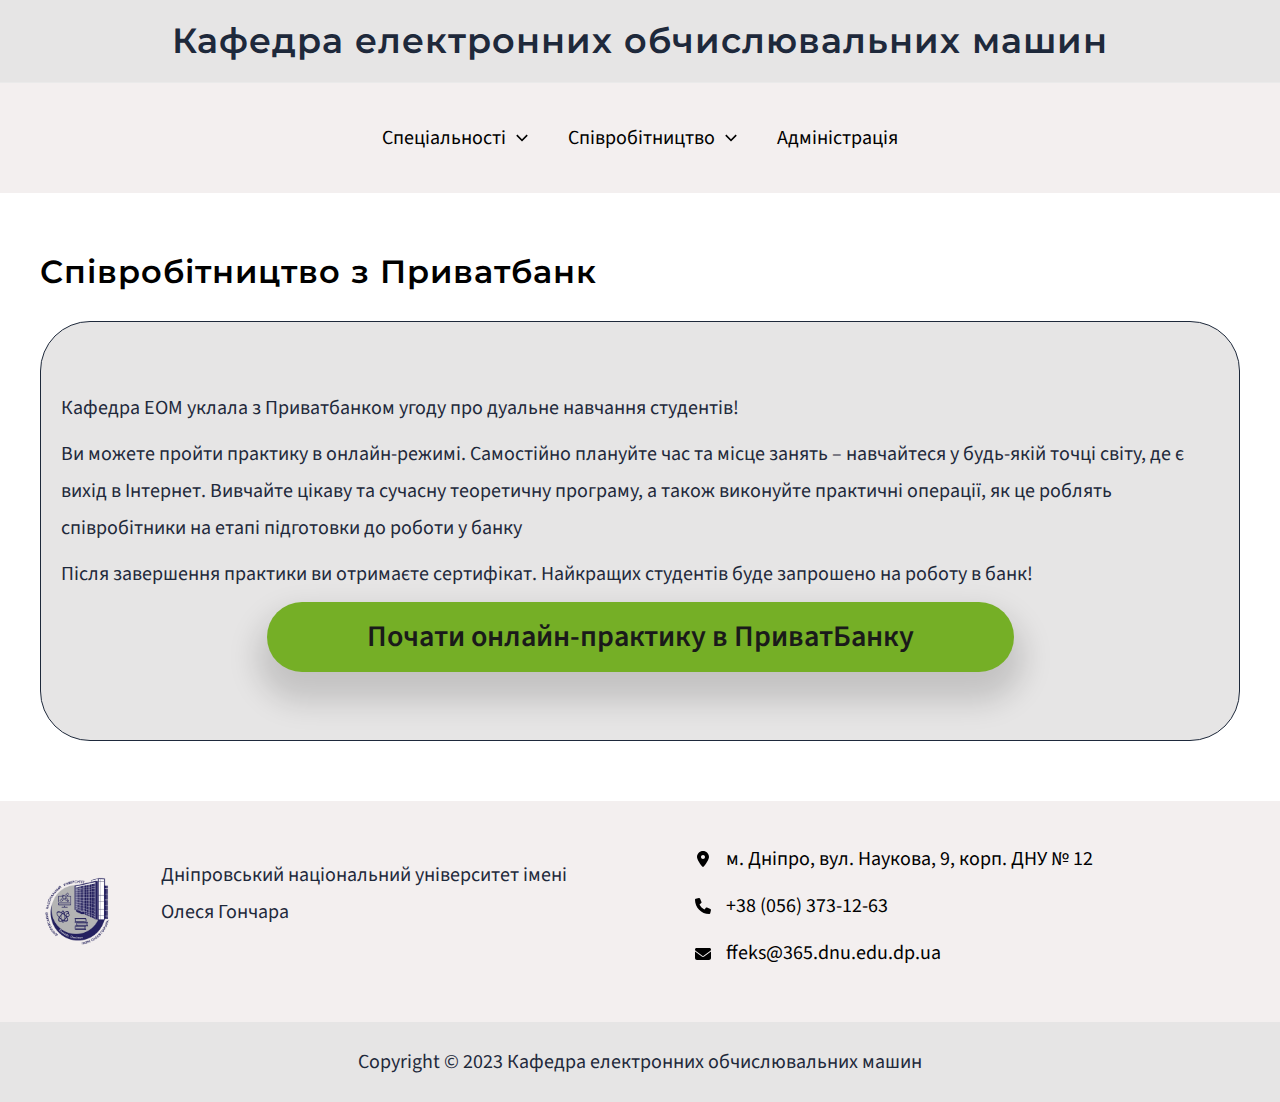
<file: співробітництво-з-приватбанк/index.html>
<!DOCTYPE html>
<html lang="uk">
<head>
<meta charset="UTF-8">
<meta name="viewport" content="width=device-width, initial-scale=1">
<link rel="profile" href="https://gmpg.org/xfn/11">

<title>Співробітництво з Приватбанк &#8211; Кафедра електронних обчислювальних машин</title>
<meta name="robots" content="max-image-preview:large">
<link rel="dns-prefetch" href="//fonts.googleapis.com">
<link rel="alternate" type="application/rss+xml" title="Кафедра електронних обчислювальних машин &raquo; стрічка" href="https://babaidi.github.io/keo/feed/">
<link rel="alternate" type="application/rss+xml" title="Кафедра електронних обчислювальних машин &raquo; Канал коментарів" href="https://babaidi.github.io/keo/comments/feed/">
<script>
window._wpemojiSettings = {"baseUrl":"https:\/\/s.w.org\/images\/core\/emoji\/14.0.0\/72x72\/","ext":".png","svgUrl":"https:\/\/s.w.org\/images\/core\/emoji\/14.0.0\/svg\/","svgExt":".svg","source":{"concatemoji":"https:\/\/babaidi.github.io\/keo\/wp-includes\/js\/wp-emoji-release.min.js?ver=6.2"}};
/*! This file is auto-generated */
!function(e,a,t){var n,r,o,i=a.createElement("canvas"),p=i.getContext&&i.getContext("2d");function s(e,t){p.clearRect(0,0,i.width,i.height),p.fillText(e,0,0);e=i.toDataURL();return p.clearRect(0,0,i.width,i.height),p.fillText(t,0,0),e===i.toDataURL()}function c(e){var t=a.createElement("script");t.src=e,t.defer=t.type="text/javascript",a.getElementsByTagName("head")[0].appendChild(t)}for(o=Array("flag","emoji"),t.supports={everything:!0,everythingExceptFlag:!0},r=0;r<o.length;r++)t.supports[o[r]]=function(e){if(p&&p.fillText)switch(p.textBaseline="top",p.font="600 32px Arial",e){case"flag":return s("🏳️‍⚧️","🏳️​⚧️")?!1:!s("🇺🇳","🇺​🇳")&&!s("🏴󠁧󠁢󠁥󠁮󠁧󠁿","🏴​󠁧​󠁢​󠁥​󠁮​󠁧​󠁿");case"emoji":return!s("🫱🏻‍🫲🏿","🫱🏻​🫲🏿")}return!1}(o[r]),t.supports.everything=t.supports.everything&&t.supports[o[r]],"flag"!==o[r]&&(t.supports.everythingExceptFlag=t.supports.everythingExceptFlag&&t.supports[o[r]]);t.supports.everythingExceptFlag=t.supports.everythingExceptFlag&&!t.supports.flag,t.DOMReady=!1,t.readyCallback=function(){t.DOMReady=!0},t.supports.everything||(n=function(){t.readyCallback()},a.addEventListener?(a.addEventListener("DOMContentLoaded",n,!1),e.addEventListener("load",n,!1)):(e.attachEvent("onload",n),a.attachEvent("onreadystatechange",function(){"complete"===a.readyState&&t.readyCallback()})),(e=t.source||{}).concatemoji?c(e.concatemoji):e.wpemoji&&e.twemoji&&(c(e.twemoji),c(e.wpemoji)))}(window,document,window._wpemojiSettings);
</script>
<style>img.wp-smiley,
img.emoji {
	display: inline !important;
	border: none !important;
	box-shadow: none !important;
	height: 1em !important;
	width: 1em !important;
	margin: 0 0.07em !important;
	vertical-align: -0.1em !important;
	background: none !important;
	padding: 0 !important;
}</style>
	<link rel="stylesheet" id="astra-theme-css-css" href="https://babaidi.github.io/keo/wp-content/themes/astra/assets/css/minified/main.min.css?ver=4.1.3" media="all">
<style id="astra-theme-css-inline-css">:root{--ast-container-default-xlg-padding:3em;--ast-container-default-lg-padding:3em;--ast-container-default-slg-padding:2em;--ast-container-default-md-padding:3em;--ast-container-default-sm-padding:3em;--ast-container-default-xs-padding:2.4em;--ast-container-default-xxs-padding:1.8em;--ast-code-block-background:#ECEFF3;--ast-comment-inputs-background:#F9FAFB;}html{font-size:125%;}a{color:var(--ast-global-color-0);}a:hover,a:focus{color:var(--ast-global-color-1);}body,button,input,select,textarea,.ast-button,.ast-custom-button{font-family:'Source Sans Pro',sans-serif;font-weight:inherit;font-size:20px;font-size:1rem;}blockquote{color:var(--ast-global-color-2);}h1,.entry-content h1,h2,.entry-content h2,h3,.entry-content h3,h4,.entry-content h4,h5,.entry-content h5,h6,.entry-content h6,.site-title,.site-title a{font-family:'Montserrat',sans-serif;font-weight:600;letter-spacing:1px;}.ast-site-identity .site-title a{color:var(--ast-global-color-2);}.ast-site-identity .site-title a:hover{color:var(--ast-global-color-8);}.site-title{font-size:35px;font-size:1.75rem;display:block;}.site-header .site-description{font-size:15px;font-size:0.75rem;display:none;}.entry-title{font-size:30px;font-size:1.5rem;}h1,.entry-content h1{font-size:48px;font-size:2.4rem;font-weight:600;font-family:'Montserrat',sans-serif;}h2,.entry-content h2{font-size:40px;font-size:2rem;font-weight:600;font-family:'Montserrat',sans-serif;}h3,.entry-content h3{font-size:32px;font-size:1.6rem;font-weight:600;font-family:'Montserrat',sans-serif;}h4,.entry-content h4{font-size:24px;font-size:1.2rem;font-weight:600;font-family:'Montserrat',sans-serif;}h5,.entry-content h5{font-size:20px;font-size:1rem;font-weight:600;font-family:'Montserrat',sans-serif;}h6,.entry-content h6{font-size:17px;font-size:0.85rem;font-weight:600;font-family:'Montserrat',sans-serif;}::selection{background-color:var(--ast-global-color-0);color:#ffffff;}body,h1,.entry-title a,.entry-content h1,h2,.entry-content h2,h3,.entry-content h3,h4,.entry-content h4,h5,.entry-content h5,h6,.entry-content h6{color:var(--ast-global-color-2);}.tagcloud a:hover,.tagcloud a:focus,.tagcloud a.current-item{color:#ffffff;border-color:var(--ast-global-color-0);background-color:var(--ast-global-color-0);}input:focus,input[type="text"]:focus,input[type="email"]:focus,input[type="url"]:focus,input[type="password"]:focus,input[type="reset"]:focus,input[type="search"]:focus,textarea:focus{border-color:var(--ast-global-color-0);}input[type="radio"]:checked,input[type=reset],input[type="checkbox"]:checked,input[type="checkbox"]:hover:checked,input[type="checkbox"]:focus:checked,input[type=range]::-webkit-slider-thumb{border-color:var(--ast-global-color-0);background-color:var(--ast-global-color-0);box-shadow:none;}.site-footer a:hover + .post-count,.site-footer a:focus + .post-count{background:var(--ast-global-color-0);border-color:var(--ast-global-color-0);}.single .nav-links .nav-previous,.single .nav-links .nav-next{color:var(--ast-global-color-0);}.entry-meta,.entry-meta *{line-height:1.45;color:var(--ast-global-color-0);}.entry-meta a:hover,.entry-meta a:hover *,.entry-meta a:focus,.entry-meta a:focus *,.page-links > .page-link,.page-links .page-link:hover,.post-navigation a:hover{color:var(--ast-global-color-1);}#cat option,.secondary .calendar_wrap thead a,.secondary .calendar_wrap thead a:visited{color:var(--ast-global-color-0);}.secondary .calendar_wrap #today,.ast-progress-val span{background:var(--ast-global-color-0);}.secondary a:hover + .post-count,.secondary a:focus + .post-count{background:var(--ast-global-color-0);border-color:var(--ast-global-color-0);}.calendar_wrap #today > a{color:#ffffff;}.page-links .page-link,.single .post-navigation a{color:var(--ast-global-color-0);}.ast-archive-title{color:var(--ast-global-color-8);}.widget-title{font-size:28px;font-size:1.4rem;color:var(--ast-global-color-8);}a:focus-visible,.ast-menu-toggle:focus-visible,.site .skip-link:focus-visible,.wp-block-loginout input:focus-visible,.wp-block-search.wp-block-search__button-inside .wp-block-search__inside-wrapper,.ast-header-navigation-arrow:focus-visible{outline-style:dotted;outline-color:inherit;outline-width:thin;border-color:transparent;}input:focus,input[type="text"]:focus,input[type="email"]:focus,input[type="url"]:focus,input[type="password"]:focus,input[type="reset"]:focus,input[type="search"]:focus,textarea:focus,.wp-block-search__input:focus,[data-section="section-header-mobile-trigger"] .ast-button-wrap .ast-mobile-menu-trigger-minimal:focus,.ast-mobile-popup-drawer.active .menu-toggle-close:focus,.woocommerce-ordering select.orderby:focus,#ast-scroll-top:focus,.woocommerce a.add_to_cart_button:focus,.woocommerce .button.single_add_to_cart_button:focus{border-style:dotted;border-color:inherit;border-width:thin;outline-color:transparent;}@media (max-width:921px){#ast-desktop-header{display:none;}}@media (min-width:921px){#ast-mobile-header{display:none;}}.wp-block-buttons.aligncenter{justify-content:center;}@media (max-width:921px){.ast-theme-transparent-header #primary,.ast-theme-transparent-header #secondary{padding:0;}}@media (max-width:921px){.ast-plain-container.ast-no-sidebar #primary{padding:0;}}.ast-plain-container.ast-no-sidebar #primary{margin-top:0;margin-bottom:0;}@media (min-width:1200px){.ast-plain-container.ast-no-sidebar #primary{margin-top:60px;margin-bottom:60px;}}.wp-block-button.is-style-outline .wp-block-button__link{border-color:var(--ast-global-color-7);}div.wp-block-button.is-style-outline > .wp-block-button__link:not(.has-text-color),div.wp-block-button.wp-block-button__link.is-style-outline:not(.has-text-color){color:var(--ast-global-color-7);}.wp-block-button.is-style-outline .wp-block-button__link:hover,div.wp-block-button.is-style-outline .wp-block-button__link:focus,div.wp-block-button.is-style-outline > .wp-block-button__link:not(.has-text-color):hover,div.wp-block-button.wp-block-button__link.is-style-outline:not(.has-text-color):hover{color:var(--ast-global-color-2);background-color:var(--ast-global-color-7);border-color:var(--ast-global-color-7);}.post-page-numbers.current .page-link,.ast-pagination .page-numbers.current{color:#ffffff;border-color:var(--ast-global-color-0);background-color:var(--ast-global-color-0);border-radius:2px;}h1.widget-title{font-weight:600;}h2.widget-title{font-weight:600;}h3.widget-title{font-weight:600;}#page{display:flex;flex-direction:column;min-height:100vh;}.ast-404-layout-1 h1.page-title{color:var(--ast-global-color-2);}.single .post-navigation a{line-height:1em;height:inherit;}.error-404 .page-sub-title{font-size:1.5rem;font-weight:inherit;}.search .site-content .content-area .search-form{margin-bottom:0;}#page .site-content{flex-grow:1;}.widget{margin-bottom:3.5em;}#secondary li{line-height:1.5em;}#secondary .wp-block-group h2{margin-bottom:0.7em;}#secondary h2{font-size:1.7rem;}.ast-separate-container .ast-article-post,.ast-separate-container .ast-article-single,.ast-separate-container .ast-comment-list li.depth-1,.ast-separate-container .comment-respond{padding:3em;}.ast-separate-container .ast-comment-list li.depth-1,.hentry{margin-bottom:2em;}.ast-separate-container .ast-archive-description,.ast-separate-container .ast-author-box{background-color:var(--ast-global-color-5);border-bottom:1px solid var(--ast-border-color);}.ast-separate-container .comments-title{padding:2em 2em 0 2em;}.ast-page-builder-template .comment-form-textarea,.ast-comment-formwrap .ast-grid-common-col{padding:0;}.ast-comment-formwrap{padding:0 20px;display:inline-flex;column-gap:20px;}.archive.ast-page-builder-template .entry-header{margin-top:2em;}.ast-page-builder-template .ast-comment-formwrap{width:100%;}.entry-title{margin-bottom:0.5em;}.ast-archive-description p{font-size:inherit;font-weight:inherit;line-height:inherit;}@media (min-width:921px){.ast-left-sidebar.ast-page-builder-template #secondary,.archive.ast-right-sidebar.ast-page-builder-template .site-main{padding-left:20px;padding-right:20px;}}@media (max-width:544px){.ast-comment-formwrap.ast-row{column-gap:10px;display:inline-block;}#ast-commentform .ast-grid-common-col{position:relative;width:100%;}}@media (min-width:1201px){.ast-separate-container .ast-article-post,.ast-separate-container .ast-article-single,.ast-separate-container .ast-author-box,.ast-separate-container .ast-404-layout-1,.ast-separate-container .no-results{padding:3em;}}@media (max-width:921px){.ast-separate-container #primary,.ast-separate-container #secondary{padding:1.5em 0;}#primary,#secondary{padding:1.5em 0;margin:0;}.ast-left-sidebar #content > .ast-container{display:flex;flex-direction:column-reverse;width:100%;}}@media (min-width:922px){.ast-separate-container.ast-right-sidebar #primary,.ast-separate-container.ast-left-sidebar #primary{border:0;}.search-no-results.ast-separate-container #primary{margin-bottom:4em;}}.wp-block-button .wp-block-button__link{color:var(--ast-global-color-2);}.wp-block-button .wp-block-button__link:hover,.wp-block-button .wp-block-button__link:focus{color:var(--ast-global-color-2);background-color:var(--ast-global-color-7);border-color:var(--ast-global-color-7);}.wp-block-button .wp-block-button__link,.wp-block-search .wp-block-search__button,body .wp-block-file .wp-block-file__button{border-style:solid;border-top-width:0px;border-right-width:0px;border-left-width:0px;border-bottom-width:0px;border-color:var(--ast-global-color-7);background-color:var(--ast-global-color-7);color:var(--ast-global-color-2);font-family:inherit;font-weight:600;line-height:1em;font-size:20px;font-size:1rem;border-top-left-radius:50px;border-top-right-radius:50px;border-bottom-right-radius:50px;border-bottom-left-radius:50px;padding-top:20px;padding-right:40px;padding-bottom:20px;padding-left:40px;}@media (max-width:921px){.wp-block-button .wp-block-button__link,.wp-block-search .wp-block-search__button,body .wp-block-file .wp-block-file__button{padding-top:18px;padding-right:32px;padding-bottom:18px;padding-left:32px;}}@media (max-width:544px){.wp-block-button .wp-block-button__link,.wp-block-search .wp-block-search__button,body .wp-block-file .wp-block-file__button{padding-top:15px;padding-right:28px;padding-bottom:15px;padding-left:28px;}}.menu-toggle,button,.ast-button,.ast-custom-button,.button,input#submit,input[type="button"],input[type="submit"],input[type="reset"],form[CLASS*="wp-block-search__"].wp-block-search .wp-block-search__inside-wrapper .wp-block-search__button,body .wp-block-file .wp-block-file__button,.search .search-submit,.woocommerce a.button,.woocommerce button.button,.woocommerce .woocommerce-message a.button,.woocommerce #respond input#submit.alt,.woocommerce input.button.alt,.woocommerce input.button,.woocommerce input.button:disabled,.woocommerce input.button:disabled[disabled],.woocommerce input.button:disabled:hover,.woocommerce input.button:disabled[disabled]:hover,.woocommerce #respond input#submit,.woocommerce button.button.alt.disabled,.wc-block-grid__products .wc-block-grid__product .wp-block-button__link,.wc-block-grid__product-onsale,[CLASS*="wc-block"] button,.woocommerce-js .astra-cart-drawer .astra-cart-drawer-content .woocommerce-mini-cart__buttons .button:not(.checkout):not(.ast-continue-shopping),.woocommerce-js .astra-cart-drawer .astra-cart-drawer-content .woocommerce-mini-cart__buttons a.checkout,.woocommerce button.button.alt.disabled.wc-variation-selection-needed{border-style:solid;border-top-width:0px;border-right-width:0px;border-left-width:0px;border-bottom-width:0px;color:var(--ast-global-color-2);border-color:var(--ast-global-color-7);background-color:var(--ast-global-color-7);padding-top:20px;padding-right:40px;padding-bottom:20px;padding-left:40px;font-family:inherit;font-weight:600;font-size:20px;font-size:1rem;line-height:1em;border-top-left-radius:50px;border-top-right-radius:50px;border-bottom-right-radius:50px;border-bottom-left-radius:50px;}button:focus,.menu-toggle:hover,button:hover,.ast-button:hover,.ast-custom-button:hover .button:hover,.ast-custom-button:hover ,input[type=reset]:hover,input[type=reset]:focus,input#submit:hover,input#submit:focus,input[type="button"]:hover,input[type="button"]:focus,input[type="submit"]:hover,input[type="submit"]:focus,form[CLASS*="wp-block-search__"].wp-block-search .wp-block-search__inside-wrapper .wp-block-search__button:hover,form[CLASS*="wp-block-search__"].wp-block-search .wp-block-search__inside-wrapper .wp-block-search__button:focus,body .wp-block-file .wp-block-file__button:hover,body .wp-block-file .wp-block-file__button:focus,.woocommerce a.button:hover,.woocommerce button.button:hover,.woocommerce .woocommerce-message a.button:hover,.woocommerce #respond input#submit:hover,.woocommerce #respond input#submit.alt:hover,.woocommerce input.button.alt:hover,.woocommerce input.button:hover,.woocommerce button.button.alt.disabled:hover,.wc-block-grid__products .wc-block-grid__product .wp-block-button__link:hover,[CLASS*="wc-block"] button:hover,.woocommerce-js .astra-cart-drawer .astra-cart-drawer-content .woocommerce-mini-cart__buttons .button:not(.checkout):not(.ast-continue-shopping):hover,.woocommerce-js .astra-cart-drawer .astra-cart-drawer-content .woocommerce-mini-cart__buttons a.checkout:hover,.woocommerce button.button.alt.disabled.wc-variation-selection-needed:hover{color:var(--ast-global-color-2);background-color:var(--ast-global-color-7);border-color:var(--ast-global-color-7);}form[CLASS*="wp-block-search__"].wp-block-search .wp-block-search__inside-wrapper .wp-block-search__button.has-icon{padding-top:calc(20px - 3px);padding-right:calc(40px - 3px);padding-bottom:calc(20px - 3px);padding-left:calc(40px - 3px);}@media (max-width:921px){.menu-toggle,button,.ast-button,.ast-custom-button,.button,input#submit,input[type="button"],input[type="submit"],input[type="reset"],form[CLASS*="wp-block-search__"].wp-block-search .wp-block-search__inside-wrapper .wp-block-search__button,body .wp-block-file .wp-block-file__button,.search .search-submit,.woocommerce a.button,.woocommerce button.button,.woocommerce .woocommerce-message a.button,.woocommerce #respond input#submit.alt,.woocommerce input.button.alt,.woocommerce input.button,.woocommerce input.button:disabled,.woocommerce input.button:disabled[disabled],.woocommerce input.button:disabled:hover,.woocommerce input.button:disabled[disabled]:hover,.woocommerce #respond input#submit,.woocommerce button.button.alt.disabled,.wc-block-grid__products .wc-block-grid__product .wp-block-button__link,.wc-block-grid__product-onsale,[CLASS*="wc-block"] button,.woocommerce-js .astra-cart-drawer .astra-cart-drawer-content .woocommerce-mini-cart__buttons .button:not(.checkout):not(.ast-continue-shopping),.woocommerce-js .astra-cart-drawer .astra-cart-drawer-content .woocommerce-mini-cart__buttons a.checkout,.woocommerce button.button.alt.disabled.wc-variation-selection-needed{padding-top:18px;padding-right:32px;padding-bottom:18px;padding-left:32px;}}@media (max-width:544px){.menu-toggle,button,.ast-button,.ast-custom-button,.button,input#submit,input[type="button"],input[type="submit"],input[type="reset"],form[CLASS*="wp-block-search__"].wp-block-search .wp-block-search__inside-wrapper .wp-block-search__button,body .wp-block-file .wp-block-file__button,.search .search-submit,.woocommerce a.button,.woocommerce button.button,.woocommerce .woocommerce-message a.button,.woocommerce #respond input#submit.alt,.woocommerce input.button.alt,.woocommerce input.button,.woocommerce input.button:disabled,.woocommerce input.button:disabled[disabled],.woocommerce input.button:disabled:hover,.woocommerce input.button:disabled[disabled]:hover,.woocommerce #respond input#submit,.woocommerce button.button.alt.disabled,.wc-block-grid__products .wc-block-grid__product .wp-block-button__link,.wc-block-grid__product-onsale,[CLASS*="wc-block"] button,.woocommerce-js .astra-cart-drawer .astra-cart-drawer-content .woocommerce-mini-cart__buttons .button:not(.checkout):not(.ast-continue-shopping),.woocommerce-js .astra-cart-drawer .astra-cart-drawer-content .woocommerce-mini-cart__buttons a.checkout,.woocommerce button.button.alt.disabled.wc-variation-selection-needed{padding-top:15px;padding-right:28px;padding-bottom:15px;padding-left:28px;}}@media (max-width:921px){.ast-mobile-header-stack .main-header-bar .ast-search-menu-icon{display:inline-block;}.ast-header-break-point.ast-header-custom-item-outside .ast-mobile-header-stack .main-header-bar .ast-search-icon{margin:0;}.ast-comment-avatar-wrap img{max-width:2.5em;}.ast-separate-container .ast-comment-list li.depth-1{padding:1.5em 2.14em;}.ast-separate-container .comment-respond{padding:2em 2.14em;}.ast-comment-meta{padding:0 1.8888em 1.3333em;}}@media (min-width:544px){.ast-container{max-width:100%;}}@media (max-width:544px){.ast-separate-container .ast-article-post,.ast-separate-container .ast-article-single,.ast-separate-container .comments-title,.ast-separate-container .ast-archive-description{padding:1.5em 1em;}.ast-separate-container #content .ast-container{padding-left:0.54em;padding-right:0.54em;}.ast-separate-container .ast-comment-list li.depth-1{padding:1.5em 1em;margin-bottom:1.5em;}.ast-separate-container .ast-comment-list .bypostauthor{padding:.5em;}.ast-search-menu-icon.ast-dropdown-active .search-field{width:170px;}}@media (max-width:921px){.widget-title{font-size:24px;font-size:1.4117647058824rem;}body,button,input,select,textarea,.ast-button,.ast-custom-button{font-size:17px;font-size:0.85rem;}#secondary,#secondary button,#secondary input,#secondary select,#secondary textarea{font-size:17px;font-size:0.85rem;}.site-title{font-size:20px;font-size:1rem;display:block;}.site-header .site-description{display:none;}.entry-title{font-size:30px;}h1,.entry-content h1{font-size:36px;}h2,.entry-content h2{font-size:30px;}h3,.entry-content h3{font-size:25px;}h4,.entry-content h4{font-size:20px;font-size:1rem;}h5,.entry-content h5{font-size:17px;font-size:0.85rem;}h6,.entry-content h6{font-size:15px;font-size:0.75rem;}}@media (max-width:544px){.widget-title{font-size:24px;font-size:1.4117647058824rem;}body,button,input,select,textarea,.ast-button,.ast-custom-button{font-size:17px;font-size:0.85rem;}#secondary,#secondary button,#secondary input,#secondary select,#secondary textarea{font-size:17px;font-size:0.85rem;}.site-title{font-size:13px;font-size:0.65rem;display:block;}.site-header .site-description{display:none;}.entry-title{font-size:30px;}h1,.entry-content h1{font-size:32px;}h2,.entry-content h2{font-size:26px;}h3,.entry-content h3{font-size:22px;}h4,.entry-content h4{font-size:18px;font-size:0.9rem;}h5,.entry-content h5{font-size:15px;font-size:0.75rem;}h6,.entry-content h6{font-size:13px;font-size:0.65rem;}}@media (max-width:544px){html{font-size:125%;}}@media (min-width:922px){.ast-container{max-width:1240px;}}@media (min-width:922px){.site-content .ast-container{display:flex;}}@media (max-width:921px){.site-content .ast-container{flex-direction:column;}}@media (min-width:922px){.main-header-menu .sub-menu .menu-item.ast-left-align-sub-menu:hover > .sub-menu,.main-header-menu .sub-menu .menu-item.ast-left-align-sub-menu.focus > .sub-menu{margin-left:-0px;}}blockquote,cite {font-style: initial;}.wp-block-file {display: flex;align-items: center;flex-wrap: wrap;justify-content: space-between;}.wp-block-pullquote {border: none;}.wp-block-pullquote blockquote::before {content: "\201D";font-family: "Helvetica",sans-serif;display: flex;transform: rotate( 180deg );font-size: 6rem;font-style: normal;line-height: 1;font-weight: bold;align-items: center;justify-content: center;}.has-text-align-right > blockquote::before {justify-content: flex-start;}.has-text-align-left > blockquote::before {justify-content: flex-end;}figure.wp-block-pullquote.is-style-solid-color blockquote {max-width: 100%;text-align: inherit;}html body {--wp--custom--ast-default-block-top-padding: 100px;--wp--custom--ast-default-block-right-padding: 80px;--wp--custom--ast-default-block-bottom-padding: 100px;--wp--custom--ast-default-block-left-padding: 80px;--wp--custom--ast-container-width: 1200px;--wp--custom--ast-content-width-size: 1200px;--wp--custom--ast-wide-width-size: calc(1200px + var(--wp--custom--ast-default-block-left-padding) + var(--wp--custom--ast-default-block-right-padding));}.ast-narrow-container {--wp--custom--ast-content-width-size: 750px;--wp--custom--ast-wide-width-size: 750px;}@media(max-width: 921px) {html body {--wp--custom--ast-default-block-top-padding: 50px;--wp--custom--ast-default-block-right-padding: 50px;--wp--custom--ast-default-block-bottom-padding: 50px;--wp--custom--ast-default-block-left-padding: 50px;}}@media(max-width: 544px) {html body {--wp--custom--ast-default-block-top-padding: 50px;--wp--custom--ast-default-block-right-padding: 30px;--wp--custom--ast-default-block-bottom-padding: 50px;--wp--custom--ast-default-block-left-padding: 30px;}}.entry-content > .wp-block-group,.entry-content > .wp-block-cover,.entry-content > .wp-block-columns {padding-top: var(--wp--custom--ast-default-block-top-padding);padding-right: var(--wp--custom--ast-default-block-right-padding);padding-bottom: var(--wp--custom--ast-default-block-bottom-padding);padding-left: var(--wp--custom--ast-default-block-left-padding);}.ast-plain-container.ast-no-sidebar .entry-content > .alignfull,.ast-page-builder-template .ast-no-sidebar .entry-content > .alignfull {margin-left: calc( -50vw + 50%);margin-right: calc( -50vw + 50%);max-width: 100vw;width: 100vw;}.ast-plain-container.ast-no-sidebar .entry-content .alignfull .alignfull,.ast-page-builder-template.ast-no-sidebar .entry-content .alignfull .alignfull,.ast-plain-container.ast-no-sidebar .entry-content .alignfull .alignwide,.ast-page-builder-template.ast-no-sidebar .entry-content .alignfull .alignwide,.ast-plain-container.ast-no-sidebar .entry-content .alignwide .alignfull,.ast-page-builder-template.ast-no-sidebar .entry-content .alignwide .alignfull,.ast-plain-container.ast-no-sidebar .entry-content .alignwide .alignwide,.ast-page-builder-template.ast-no-sidebar .entry-content .alignwide .alignwide,.ast-plain-container.ast-no-sidebar .entry-content .wp-block-column .alignfull,.ast-page-builder-template.ast-no-sidebar .entry-content .wp-block-column .alignfull,.ast-plain-container.ast-no-sidebar .entry-content .wp-block-column .alignwide,.ast-page-builder-template.ast-no-sidebar .entry-content .wp-block-column .alignwide {margin-left: auto;margin-right: auto;width: 100%;}[ast-blocks-layout] .wp-block-separator:not(.is-style-dots) {height: 0;}[ast-blocks-layout] .wp-block-separator {margin: 20px auto;}[ast-blocks-layout] .wp-block-separator:not(.is-style-wide):not(.is-style-dots) {max-width: 100px;}[ast-blocks-layout] .wp-block-separator.has-background {padding: 0;}.entry-content[ast-blocks-layout] > * {max-width: var(--wp--custom--ast-content-width-size);margin-left: auto;margin-right: auto;}.entry-content[ast-blocks-layout] > .alignwide {max-width: var(--wp--custom--ast-wide-width-size);}.entry-content[ast-blocks-layout] .alignfull {max-width: none;}.entry-content .wp-block-columns {margin-bottom: 0;}blockquote {margin: 1.5em;border: none;}.wp-block-quote:not(.has-text-align-right):not(.has-text-align-center) {border-left: 5px solid rgba(0,0,0,0.05);}.has-text-align-right > blockquote,blockquote.has-text-align-right {border-right: 5px solid rgba(0,0,0,0.05);}.has-text-align-left > blockquote,blockquote.has-text-align-left {border-left: 5px solid rgba(0,0,0,0.05);}.wp-block-site-tagline,.wp-block-latest-posts .read-more {margin-top: 15px;}.wp-block-loginout p label {display: block;}.wp-block-loginout p:not(.login-remember):not(.login-submit) input {width: 100%;}.wp-block-loginout input:focus {border-color: transparent;}.wp-block-loginout input:focus {outline: thin dotted;}.entry-content .wp-block-media-text .wp-block-media-text__content {padding: 0 0 0 8%;}.entry-content .wp-block-media-text.has-media-on-the-right .wp-block-media-text__content {padding: 0 8% 0 0;}.entry-content .wp-block-media-text.has-background .wp-block-media-text__content {padding: 8%;}.entry-content .wp-block-cover:not([class*="background-color"]) .wp-block-cover__inner-container,.entry-content .wp-block-cover:not([class*="background-color"]) .wp-block-cover-image-text,.entry-content .wp-block-cover:not([class*="background-color"]) .wp-block-cover-text,.entry-content .wp-block-cover-image:not([class*="background-color"]) .wp-block-cover__inner-container,.entry-content .wp-block-cover-image:not([class*="background-color"]) .wp-block-cover-image-text,.entry-content .wp-block-cover-image:not([class*="background-color"]) .wp-block-cover-text {color: var(--ast-global-color-5);}.wp-block-loginout .login-remember input {width: 1.1rem;height: 1.1rem;margin: 0 5px 4px 0;vertical-align: middle;}.wp-block-latest-posts > li > *:first-child,.wp-block-latest-posts:not(.is-grid) > li:first-child {margin-top: 0;}.wp-block-search__inside-wrapper .wp-block-search__input {padding: 0 10px;color: var(--ast-global-color-3);background: var(--ast-global-color-5);border-color: var(--ast-border-color);}.wp-block-latest-posts .read-more {margin-bottom: 1.5em;}.wp-block-search__no-button .wp-block-search__inside-wrapper .wp-block-search__input {padding-top: 5px;padding-bottom: 5px;}.wp-block-latest-posts .wp-block-latest-posts__post-date,.wp-block-latest-posts .wp-block-latest-posts__post-author {font-size: 1rem;}.wp-block-latest-posts > li > *,.wp-block-latest-posts:not(.is-grid) > li {margin-top: 12px;margin-bottom: 12px;}.ast-page-builder-template .entry-content[ast-blocks-layout] > *,.ast-page-builder-template .entry-content[ast-blocks-layout] > .alignfull > * {max-width: none;}.ast-page-builder-template .entry-content[ast-blocks-layout] > .alignwide > * {max-width: var(--wp--custom--ast-wide-width-size);}.ast-page-builder-template .entry-content[ast-blocks-layout] > .inherit-container-width > *,.ast-page-builder-template .entry-content[ast-blocks-layout] > * > *,.entry-content[ast-blocks-layout] > .wp-block-cover .wp-block-cover__inner-container {max-width: var(--wp--custom--ast-content-width-size);margin-left: auto;margin-right: auto;}.entry-content[ast-blocks-layout] .wp-block-cover:not(.alignleft):not(.alignright) {width: auto;}@media(max-width: 1200px) {.ast-separate-container .entry-content > .alignfull,.ast-separate-container .entry-content[ast-blocks-layout] > .alignwide,.ast-plain-container .entry-content[ast-blocks-layout] > .alignwide,.ast-plain-container .entry-content .alignfull {margin-left: calc(-1 * min(var(--ast-container-default-xlg-padding),20px)) ;margin-right: calc(-1 * min(var(--ast-container-default-xlg-padding),20px));}}@media(min-width: 1201px) {.ast-separate-container .entry-content > .alignfull {margin-left: calc(-1 * var(--ast-container-default-xlg-padding) );margin-right: calc(-1 * var(--ast-container-default-xlg-padding) );}.ast-separate-container .entry-content[ast-blocks-layout] > .alignwide,.ast-plain-container .entry-content[ast-blocks-layout] > .alignwide {margin-left: calc(-1 * var(--wp--custom--ast-default-block-left-padding) );margin-right: calc(-1 * var(--wp--custom--ast-default-block-right-padding) );}}@media(min-width: 921px) {.ast-separate-container .entry-content .wp-block-group.alignwide:not(.inherit-container-width) > :where(:not(.alignleft):not(.alignright)),.ast-plain-container .entry-content .wp-block-group.alignwide:not(.inherit-container-width) > :where(:not(.alignleft):not(.alignright)) {max-width: calc( var(--wp--custom--ast-content-width-size) + 80px );}.ast-plain-container.ast-right-sidebar .entry-content[ast-blocks-layout] .alignfull,.ast-plain-container.ast-left-sidebar .entry-content[ast-blocks-layout] .alignfull {margin-left: -60px;margin-right: -60px;}}@media(min-width: 544px) {.entry-content > .alignleft {margin-right: 20px;}.entry-content > .alignright {margin-left: 20px;}}@media (max-width:544px){.wp-block-columns .wp-block-column:not(:last-child){margin-bottom:20px;}.wp-block-latest-posts{margin:0;}}@media( max-width: 600px ) {.entry-content .wp-block-media-text .wp-block-media-text__content,.entry-content .wp-block-media-text.has-media-on-the-right .wp-block-media-text__content {padding: 8% 0 0;}.entry-content .wp-block-media-text.has-background .wp-block-media-text__content {padding: 8%;}}.ast-narrow-container .site-content .wp-block-uagb-image--align-full .wp-block-uagb-image__figure {max-width: 100%;margin-left: auto;margin-right: auto;}.entry-content ul,.entry-content ol {padding: revert;margin: revert;}:root .has-ast-global-color-0-color{color:var(--ast-global-color-0);}:root .has-ast-global-color-0-background-color{background-color:var(--ast-global-color-0);}:root .wp-block-button .has-ast-global-color-0-color{color:var(--ast-global-color-0);}:root .wp-block-button .has-ast-global-color-0-background-color{background-color:var(--ast-global-color-0);}:root .has-ast-global-color-1-color{color:var(--ast-global-color-1);}:root .has-ast-global-color-1-background-color{background-color:var(--ast-global-color-1);}:root .wp-block-button .has-ast-global-color-1-color{color:var(--ast-global-color-1);}:root .wp-block-button .has-ast-global-color-1-background-color{background-color:var(--ast-global-color-1);}:root .has-ast-global-color-2-color{color:var(--ast-global-color-2);}:root .has-ast-global-color-2-background-color{background-color:var(--ast-global-color-2);}:root .wp-block-button .has-ast-global-color-2-color{color:var(--ast-global-color-2);}:root .wp-block-button .has-ast-global-color-2-background-color{background-color:var(--ast-global-color-2);}:root .has-ast-global-color-3-color{color:var(--ast-global-color-3);}:root .has-ast-global-color-3-background-color{background-color:var(--ast-global-color-3);}:root .wp-block-button .has-ast-global-color-3-color{color:var(--ast-global-color-3);}:root .wp-block-button .has-ast-global-color-3-background-color{background-color:var(--ast-global-color-3);}:root .has-ast-global-color-4-color{color:var(--ast-global-color-4);}:root .has-ast-global-color-4-background-color{background-color:var(--ast-global-color-4);}:root .wp-block-button .has-ast-global-color-4-color{color:var(--ast-global-color-4);}:root .wp-block-button .has-ast-global-color-4-background-color{background-color:var(--ast-global-color-4);}:root .has-ast-global-color-5-color{color:var(--ast-global-color-5);}:root .has-ast-global-color-5-background-color{background-color:var(--ast-global-color-5);}:root .wp-block-button .has-ast-global-color-5-color{color:var(--ast-global-color-5);}:root .wp-block-button .has-ast-global-color-5-background-color{background-color:var(--ast-global-color-5);}:root .has-ast-global-color-6-color{color:var(--ast-global-color-6);}:root .has-ast-global-color-6-background-color{background-color:var(--ast-global-color-6);}:root .wp-block-button .has-ast-global-color-6-color{color:var(--ast-global-color-6);}:root .wp-block-button .has-ast-global-color-6-background-color{background-color:var(--ast-global-color-6);}:root .has-ast-global-color-7-color{color:var(--ast-global-color-7);}:root .has-ast-global-color-7-background-color{background-color:var(--ast-global-color-7);}:root .wp-block-button .has-ast-global-color-7-color{color:var(--ast-global-color-7);}:root .wp-block-button .has-ast-global-color-7-background-color{background-color:var(--ast-global-color-7);}:root .has-ast-global-color-8-color{color:var(--ast-global-color-8);}:root .has-ast-global-color-8-background-color{background-color:var(--ast-global-color-8);}:root .wp-block-button .has-ast-global-color-8-color{color:var(--ast-global-color-8);}:root .wp-block-button .has-ast-global-color-8-background-color{background-color:var(--ast-global-color-8);}:root{--ast-global-color-0:#060097;--ast-global-color-1:#c10fff;--ast-global-color-2:#1e293b;--ast-global-color-3:#67768e;--ast-global-color-4:#f3efef;--ast-global-color-5:#f8f5f3;--ast-global-color-6:#e6e5e5;--ast-global-color-7:#ffcd57;--ast-global-color-8:#000000;}:root {--ast-border-color : var(--ast-global-color-6);}.ast-single-entry-banner {-js-display: flex;display: flex;flex-direction: column;justify-content: center;text-align: center;position: relative;background: #eeeeee;}.ast-single-entry-banner[data-banner-layout="layout-1"] {max-width: 1200px;background: inherit;padding: 20px 0;}.ast-single-entry-banner[data-banner-width-type="custom"] {margin: 0 auto;width: 100%;}.ast-single-entry-banner + .site-content .entry-header {margin-bottom: 0;}header.entry-header .entry-title{font-weight:600;font-size:32px;font-size:1.6rem;}header.entry-header > *:not(:last-child){margin-bottom:10px;}.ast-archive-entry-banner {-js-display: flex;display: flex;flex-direction: column;justify-content: center;text-align: center;position: relative;background: #eeeeee;}.ast-archive-entry-banner[data-banner-width-type="custom"] {margin: 0 auto;width: 100%;}.ast-archive-entry-banner[data-banner-layout="layout-1"] {background: inherit;padding: 20px 0;text-align: left;}body.archive .ast-archive-description{max-width:1200px;width:100%;text-align:left;padding-top:3em;padding-right:3em;padding-bottom:3em;padding-left:3em;}body.archive .ast-archive-description .ast-archive-title,body.archive .ast-archive-description .ast-archive-title *{font-weight:600;font-size:32px;font-size:1.6rem;}body.archive .ast-archive-description > *:not(:last-child){margin-bottom:10px;}@media (max-width:921px){body.archive .ast-archive-description{text-align:left;}}@media (max-width:544px){body.archive .ast-archive-description{text-align:left;}}.ast-breadcrumbs .trail-browse,.ast-breadcrumbs .trail-items,.ast-breadcrumbs .trail-items li{display:inline-block;margin:0;padding:0;border:none;background:inherit;text-indent:0;}.ast-breadcrumbs .trail-browse{font-size:inherit;font-style:inherit;font-weight:inherit;color:inherit;}.ast-breadcrumbs .trail-items{list-style:none;}.trail-items li::after{padding:0 0.3em;content:"\00bb";}.trail-items li:last-of-type::after{display:none;}h1,.entry-content h1,h2,.entry-content h2,h3,.entry-content h3,h4,.entry-content h4,h5,.entry-content h5,h6,.entry-content h6{color:var(--ast-global-color-8);}.entry-title a{color:var(--ast-global-color-8);}@media (max-width:921px){.ast-builder-grid-row-container.ast-builder-grid-row-tablet-3-firstrow .ast-builder-grid-row > *:first-child,.ast-builder-grid-row-container.ast-builder-grid-row-tablet-3-lastrow .ast-builder-grid-row > *:last-child{grid-column:1 / -1;}}@media (max-width:544px){.ast-builder-grid-row-container.ast-builder-grid-row-mobile-3-firstrow .ast-builder-grid-row > *:first-child,.ast-builder-grid-row-container.ast-builder-grid-row-mobile-3-lastrow .ast-builder-grid-row > *:last-child{grid-column:1 / -1;}}.ast-builder-layout-element[data-section="title_tagline"]{display:flex;}@media (max-width:921px){.ast-header-break-point .ast-builder-layout-element[data-section="title_tagline"]{display:flex;}}@media (max-width:544px){.ast-header-break-point .ast-builder-layout-element[data-section="title_tagline"]{display:flex;}}.ast-builder-menu-1{font-family:inherit;font-weight:inherit;}.ast-builder-menu-1 .menu-item > .menu-link{color:var(--ast-global-color-8);}.ast-builder-menu-1 .menu-item > .ast-menu-toggle{color:var(--ast-global-color-8);}.ast-builder-menu-1 .menu-item:hover > .menu-link,.ast-builder-menu-1 .inline-on-mobile .menu-item:hover > .ast-menu-toggle{color:var(--ast-global-color-8);}.ast-builder-menu-1 .menu-item:hover > .ast-menu-toggle{color:var(--ast-global-color-8);}.ast-builder-menu-1 .menu-item.current-menu-item > .menu-link,.ast-builder-menu-1 .inline-on-mobile .menu-item.current-menu-item > .ast-menu-toggle,.ast-builder-menu-1 .current-menu-ancestor > .menu-link{color:var(--ast-global-color-8);}.ast-builder-menu-1 .menu-item.current-menu-item > .ast-menu-toggle{color:var(--ast-global-color-8);}.ast-builder-menu-1 .sub-menu,.ast-builder-menu-1 .inline-on-mobile .sub-menu{border-top-width:2px;border-bottom-width:0px;border-right-width:0px;border-left-width:0px;border-color:var(--ast-global-color-0);border-style:solid;}.ast-builder-menu-1 .main-header-menu > .menu-item > .sub-menu,.ast-builder-menu-1 .main-header-menu > .menu-item > .astra-full-megamenu-wrapper{margin-top:0px;}.ast-desktop .ast-builder-menu-1 .main-header-menu > .menu-item > .sub-menu:before,.ast-desktop .ast-builder-menu-1 .main-header-menu > .menu-item > .astra-full-megamenu-wrapper:before{height:calc( 0px + 5px );}.ast-desktop .ast-builder-menu-1 .menu-item .sub-menu .menu-link{border-style:none;}@media (max-width:921px){.ast-header-break-point .ast-builder-menu-1 .menu-item.menu-item-has-children > .ast-menu-toggle{top:0;}.ast-builder-menu-1 .menu-item-has-children > .menu-link:after{content:unset;}.ast-builder-menu-1 .main-header-menu > .menu-item > .sub-menu,.ast-builder-menu-1 .main-header-menu > .menu-item > .astra-full-megamenu-wrapper{margin-top:0;}}@media (max-width:544px){.ast-header-break-point .ast-builder-menu-1 .menu-item.menu-item-has-children > .ast-menu-toggle{top:0;}.ast-builder-menu-1 .main-header-menu > .menu-item > .sub-menu,.ast-builder-menu-1 .main-header-menu > .menu-item > .astra-full-megamenu-wrapper{margin-top:0;}}.ast-builder-menu-1{display:flex;}@media (max-width:921px){.ast-header-break-point .ast-builder-menu-1{display:flex;}}@media (max-width:544px){.ast-header-break-point .ast-builder-menu-1{display:flex;}}.site-below-footer-wrap{padding-top:20px;padding-bottom:20px;}.site-below-footer-wrap[data-section="section-below-footer-builder"]{background-color:var(--ast-global-color-6);;background-image:none;;min-height:80px;}.site-below-footer-wrap[data-section="section-below-footer-builder"] .ast-builder-grid-row{max-width:1200px;margin-left:auto;margin-right:auto;}.site-below-footer-wrap[data-section="section-below-footer-builder"] .ast-builder-grid-row,.site-below-footer-wrap[data-section="section-below-footer-builder"] .site-footer-section{align-items:flex-start;}.site-below-footer-wrap[data-section="section-below-footer-builder"].ast-footer-row-inline .site-footer-section{display:flex;margin-bottom:0;}.ast-builder-grid-row-full .ast-builder-grid-row{grid-template-columns:1fr;}@media (max-width:921px){.site-below-footer-wrap[data-section="section-below-footer-builder"]{background-color:var(--ast-global-color-6);;background-image:none;;}.site-below-footer-wrap[data-section="section-below-footer-builder"].ast-footer-row-tablet-inline .site-footer-section{display:flex;margin-bottom:0;}.site-below-footer-wrap[data-section="section-below-footer-builder"].ast-footer-row-tablet-stack .site-footer-section{display:block;margin-bottom:10px;}.ast-builder-grid-row-container.ast-builder-grid-row-tablet-full .ast-builder-grid-row{grid-template-columns:1fr;}}@media (max-width:544px){.site-below-footer-wrap[data-section="section-below-footer-builder"].ast-footer-row-mobile-inline .site-footer-section{display:flex;margin-bottom:0;}.site-below-footer-wrap[data-section="section-below-footer-builder"].ast-footer-row-mobile-stack .site-footer-section{display:block;margin-bottom:10px;}.ast-builder-grid-row-container.ast-builder-grid-row-mobile-full .ast-builder-grid-row{grid-template-columns:1fr;}}.site-below-footer-wrap[data-section="section-below-footer-builder"]{display:grid;}@media (max-width:921px){.ast-header-break-point .site-below-footer-wrap[data-section="section-below-footer-builder"]{display:grid;}}@media (max-width:544px){.ast-header-break-point .site-below-footer-wrap[data-section="section-below-footer-builder"]{display:grid;}}.ast-footer-copyright{text-align:center;}.ast-footer-copyright {color:var(--ast-global-color-2);}@media (max-width:921px){.ast-footer-copyright{text-align:center;}}@media (max-width:544px){.ast-footer-copyright{text-align:center;}}.ast-footer-copyright.ast-builder-layout-element{display:flex;}@media (max-width:921px){.ast-header-break-point .ast-footer-copyright.ast-builder-layout-element{display:flex;}}@media (max-width:544px){.ast-header-break-point .ast-footer-copyright.ast-builder-layout-element{display:flex;}}.site-above-footer-wrap{padding-top:20px;padding-bottom:20px;}.site-above-footer-wrap[data-section="section-above-footer-builder"]{background-color:var(--ast-global-color-4);;background-image:none;;min-height:60px;}.site-above-footer-wrap[data-section="section-above-footer-builder"] .ast-builder-grid-row{max-width:100%;padding-left:35px;padding-right:35px;}.site-above-footer-wrap[data-section="section-above-footer-builder"] .ast-builder-grid-row,.site-above-footer-wrap[data-section="section-above-footer-builder"] .site-footer-section{align-items:center;}.site-above-footer-wrap[data-section="section-above-footer-builder"].ast-footer-row-inline .site-footer-section{display:flex;margin-bottom:0;}.ast-builder-grid-row-2-equal .ast-builder-grid-row{grid-template-columns:repeat( 2,1fr );}@media (max-width:921px){.site-above-footer-wrap[data-section="section-above-footer-builder"].ast-footer-row-tablet-inline .site-footer-section{display:flex;margin-bottom:0;}.site-above-footer-wrap[data-section="section-above-footer-builder"].ast-footer-row-tablet-stack .site-footer-section{display:block;margin-bottom:10px;}.ast-builder-grid-row-container.ast-builder-grid-row-tablet-2-equal .ast-builder-grid-row{grid-template-columns:repeat( 2,1fr );}}@media (max-width:544px){.site-above-footer-wrap[data-section="section-above-footer-builder"].ast-footer-row-mobile-inline .site-footer-section{display:flex;margin-bottom:0;}.site-above-footer-wrap[data-section="section-above-footer-builder"].ast-footer-row-mobile-stack .site-footer-section{display:block;margin-bottom:10px;}.ast-builder-grid-row-container.ast-builder-grid-row-mobile-full .ast-builder-grid-row{grid-template-columns:1fr;}}.site-above-footer-wrap[data-section="section-above-footer-builder"]{display:grid;}@media (max-width:921px){.ast-header-break-point .site-above-footer-wrap[data-section="section-above-footer-builder"]{display:grid;}}@media (max-width:544px){.ast-header-break-point .site-above-footer-wrap[data-section="section-above-footer-builder"]{display:grid;}}.site-footer{background-color:var(--ast-global-color-8);;background-image:none;;}.footer-widget-area[data-section="sidebar-widgets-footer-widget-1"].footer-widget-area-inner{text-align:left;}@media (max-width:921px){.footer-widget-area[data-section="sidebar-widgets-footer-widget-1"].footer-widget-area-inner{text-align:center;}}@media (max-width:544px){.footer-widget-area[data-section="sidebar-widgets-footer-widget-1"].footer-widget-area-inner{text-align:center;}}.footer-widget-area[data-section="sidebar-widgets-footer-widget-2"].footer-widget-area-inner{text-align:left;}@media (max-width:921px){.footer-widget-area[data-section="sidebar-widgets-footer-widget-2"].footer-widget-area-inner{text-align:center;}}@media (max-width:544px){.footer-widget-area[data-section="sidebar-widgets-footer-widget-2"].footer-widget-area-inner{text-align:center;}}.footer-widget-area.widget-area.site-footer-focus-item{width:auto;}.footer-widget-area[data-section="sidebar-widgets-footer-widget-1"]{display:block;}@media (max-width:921px){.ast-header-break-point .footer-widget-area[data-section="sidebar-widgets-footer-widget-1"]{display:block;}}@media (max-width:544px){.ast-header-break-point .footer-widget-area[data-section="sidebar-widgets-footer-widget-1"]{display:block;}}.footer-widget-area[data-section="sidebar-widgets-footer-widget-2"]{display:block;}@media (max-width:921px){.ast-header-break-point .footer-widget-area[data-section="sidebar-widgets-footer-widget-2"]{display:block;}}@media (max-width:544px){.ast-header-break-point .footer-widget-area[data-section="sidebar-widgets-footer-widget-2"]{display:block;}}.ast-header-break-point .main-header-bar{border-bottom-width:1px;}@media (min-width:922px){.main-header-bar{border-bottom-width:1px;}}.main-header-menu .menu-item, #astra-footer-menu .menu-item, .main-header-bar .ast-masthead-custom-menu-items{-js-display:flex;display:flex;-webkit-box-pack:center;-webkit-justify-content:center;-moz-box-pack:center;-ms-flex-pack:center;justify-content:center;-webkit-box-orient:vertical;-webkit-box-direction:normal;-webkit-flex-direction:column;-moz-box-orient:vertical;-moz-box-direction:normal;-ms-flex-direction:column;flex-direction:column;}.main-header-menu > .menu-item > .menu-link, #astra-footer-menu > .menu-item > .menu-link{height:100%;-webkit-box-align:center;-webkit-align-items:center;-moz-box-align:center;-ms-flex-align:center;align-items:center;-js-display:flex;display:flex;}.ast-header-break-point .main-navigation ul .menu-item .menu-link .icon-arrow:first-of-type svg{top:.2em;margin-top:0px;margin-left:0px;width:.65em;transform:translate(0, -2px) rotateZ(270deg);}.ast-mobile-popup-content .ast-submenu-expanded > .ast-menu-toggle{transform:rotateX(180deg);overflow-y:auto;}.ast-separate-container .blog-layout-1, .ast-separate-container .blog-layout-2, .ast-separate-container .blog-layout-3{background-color:transparent;background-image:none;}.ast-separate-container .ast-article-post{background-image:;;}@media (max-width:921px){.ast-separate-container .ast-article-post{background-color:var(--ast-global-color-5);;background-image:none;;}}@media (max-width:544px){.ast-separate-container .ast-article-post{background-color:var(--ast-global-color-5);;background-image:none;;}}.ast-separate-container .ast-article-single:not(.ast-related-post), .ast-separate-container .comments-area .comment-respond,.ast-separate-container .comments-area .ast-comment-list li, .ast-separate-container .ast-woocommerce-container, .ast-separate-container .error-404, .ast-separate-container .no-results, .single.ast-separate-container .site-main .ast-author-meta, .ast-separate-container .related-posts-title-wrapper, .ast-separate-container.ast-two-container #secondary .widget,.ast-separate-container .comments-count-wrapper, .ast-box-layout.ast-plain-container .site-content,.ast-padded-layout.ast-plain-container .site-content, .ast-separate-container .comments-area .comments-title, .ast-narrow-container .site-content{background-image:;;}@media (max-width:921px){.ast-separate-container .ast-article-single:not(.ast-related-post), .ast-separate-container .comments-area .comment-respond,.ast-separate-container .comments-area .ast-comment-list li, .ast-separate-container .ast-woocommerce-container, .ast-separate-container .error-404, .ast-separate-container .no-results, .single.ast-separate-container .site-main .ast-author-meta, .ast-separate-container .related-posts-title-wrapper, .ast-separate-container.ast-two-container #secondary .widget,.ast-separate-container .comments-count-wrapper, .ast-box-layout.ast-plain-container .site-content,.ast-padded-layout.ast-plain-container .site-content, .ast-separate-container .comments-area .comments-title, .ast-narrow-container .site-content{background-color:var(--ast-global-color-5);;background-image:none;;}}@media (max-width:544px){.ast-separate-container .ast-article-single:not(.ast-related-post), .ast-separate-container .comments-area .comment-respond,.ast-separate-container .comments-area .ast-comment-list li, .ast-separate-container .ast-woocommerce-container, .ast-separate-container .error-404, .ast-separate-container .no-results, .single.ast-separate-container .site-main .ast-author-meta, .ast-separate-container .related-posts-title-wrapper, .ast-separate-container.ast-two-container #secondary .widget,.ast-separate-container .comments-count-wrapper, .ast-box-layout.ast-plain-container .site-content,.ast-padded-layout.ast-plain-container .site-content, .ast-separate-container .comments-area .comments-title, .ast-narrow-container .site-content{background-color:var(--ast-global-color-5);;background-image:none;;}}.ast-plain-container, .ast-page-builder-template{background-image:;;}@media (max-width:921px){.ast-plain-container, .ast-page-builder-template{background-color:var(--ast-global-color-5);;background-image:none;;}}@media (max-width:544px){.ast-plain-container, .ast-page-builder-template{background-color:var(--ast-global-color-5);;background-image:none;;}}
		#ast-scroll-top {
			display: none;
			position: fixed;
			text-align: center;
			cursor: pointer;
			z-index: 99;
			width: 2.1em;
			height: 2.1em;
			line-height: 2.1;
			color: #ffffff;
			border-radius: 2px;
			content: "";
			outline: inherit;
		}
		@media (min-width: 769px) {
			#ast-scroll-top {
				content: "769";
			}
		}
		#ast-scroll-top .ast-icon.icon-arrow svg {
			margin-left: 0px;
			vertical-align: middle;
			transform: translate(0, -20%) rotate(180deg);
			width: 1.6em;
		}
		.ast-scroll-to-top-right {
			right: 30px;
			bottom: 30px;
		}
		.ast-scroll-to-top-left {
			left: 30px;
			bottom: 30px;
		}
	#ast-scroll-top{color:rgba(0,0,0,0.94);background-color:rgba(0,0,0,0);font-size:15px;font-size:0.75rem;}#ast-scroll-top:hover{color:rgba(0,0,0,0.99);}@media (max-width:921px){#ast-scroll-top .ast-icon.icon-arrow svg{width:1em;}}.ast-off-canvas-active body.ast-main-header-nav-open {overflow: hidden;}.ast-mobile-popup-drawer .ast-mobile-popup-overlay {background-color: rgba(0,0,0,0.4);position: fixed;top: 0;right: 0;bottom: 0;left: 0;visibility: hidden;opacity: 0;transition: opacity 0.2s ease-in-out;}.ast-mobile-popup-drawer .ast-mobile-popup-header {-js-display: flex;display: flex;justify-content: flex-end;min-height: calc( 1.2em + 24px);}.ast-mobile-popup-drawer .ast-mobile-popup-header .menu-toggle-close {background: transparent;border: 0;font-size: 24px;line-height: 1;padding: .6em;color: inherit;-js-display: flex;display: flex;box-shadow: none;}.ast-mobile-popup-drawer .ast-mobile-popup-header .menu-toggle-close:focus {outline: thin dotted;}.ast-mobile-popup-drawer.ast-mobile-popup-full-width .ast-mobile-popup-inner {max-width: none;transition: transform 0s ease-in,opacity 0.2s ease-in;}.ast-mobile-popup-drawer.active {left: 0;opacity: 1;right: 0;z-index: 100000;transition: opacity 0.25s ease-out;}.ast-mobile-popup-drawer.active .ast-mobile-popup-overlay {opacity: 1;cursor: pointer;visibility: visible;}body.admin-bar .ast-mobile-popup-drawer,body.admin-bar .ast-mobile-popup-drawer .ast-mobile-popup-inner {top: 32px;}body.admin-bar.ast-primary-sticky-header-active .ast-mobile-popup-drawer,body.admin-bar.ast-primary-sticky-header-active .ast-mobile-popup-drawer .ast-mobile-popup-inner{top: 0px;}@media (max-width: 782px) {body.admin-bar .ast-mobile-popup-drawer,body.admin-bar .ast-mobile-popup-drawer .ast-mobile-popup-inner {top: 46px;}}.ast-mobile-popup-content > *,.ast-desktop-popup-content > *{padding: 10px 0;height: auto;}.ast-mobile-popup-content > *:first-child,.ast-desktop-popup-content > *:first-child{padding-top: 10px;}.ast-mobile-popup-content > .ast-builder-menu,.ast-desktop-popup-content > .ast-builder-menu{padding-top: 0;}.ast-mobile-popup-content > *:last-child,.ast-desktop-popup-content > *:last-child {padding-bottom: 0;}.ast-mobile-popup-drawer .ast-mobile-popup-content .ast-search-icon,.ast-mobile-popup-drawer .main-header-bar-navigation .menu-item-has-children .sub-menu,.ast-mobile-popup-drawer .ast-desktop-popup-content .ast-search-icon {display: none;}.ast-mobile-popup-drawer .ast-mobile-popup-content .ast-search-menu-icon.ast-inline-search label,.ast-mobile-popup-drawer .ast-desktop-popup-content .ast-search-menu-icon.ast-inline-search label {width: 100%;}.ast-mobile-popup-content .ast-builder-menu-mobile .main-header-menu,.ast-mobile-popup-content .ast-builder-menu-mobile .main-header-menu .sub-menu {background-color: transparent;}.ast-mobile-popup-content .ast-icon svg {height: .85em;width: .95em;margin-top: 15px;}.ast-mobile-popup-content .ast-icon.icon-search svg {margin-top: 0;}.ast-desktop .ast-desktop-popup-content .astra-menu-animation-slide-up > .menu-item > .sub-menu,.ast-desktop .ast-desktop-popup-content .astra-menu-animation-slide-up > .menu-item .menu-item > .sub-menu,.ast-desktop .ast-desktop-popup-content .astra-menu-animation-slide-down > .menu-item > .sub-menu,.ast-desktop .ast-desktop-popup-content .astra-menu-animation-slide-down > .menu-item .menu-item > .sub-menu,.ast-desktop .ast-desktop-popup-content .astra-menu-animation-fade > .menu-item > .sub-menu,.ast-mobile-popup-drawer.show,.ast-desktop .ast-desktop-popup-content .astra-menu-animation-fade > .menu-item .menu-item > .sub-menu{opacity: 1;visibility: visible;}.ast-mobile-popup-drawer {position: fixed;top: 0;bottom: 0;left: -99999rem;right: 99999rem;transition: opacity 0.25s ease-in,left 0s 0.25s,right 0s 0.25s;opacity: 0;}.ast-mobile-popup-drawer .ast-mobile-popup-inner {width: 100%;transform: translateX(100%);max-width: 90%;right: 0;top: 0;background: #fafafa;color: #3a3a3a;bottom: 0;opacity: 0;position: fixed;box-shadow: 0 0 2rem 0 rgba(0,0,0,0.1);-js-display: flex;display: flex;flex-direction: column;transition: transform 0.2s ease-in,opacity 0.2s ease-in;overflow-y:auto;overflow-x:hidden;}.ast-mobile-popup-drawer.ast-mobile-popup-left .ast-mobile-popup-inner {transform: translateX(-100%);right: auto;left: 0;}.ast-hfb-header.ast-default-menu-enable.ast-header-break-point .ast-mobile-popup-drawer .main-header-bar-navigation ul .menu-item .sub-menu .menu-link {padding-left: 30px;}.ast-hfb-header.ast-default-menu-enable.ast-header-break-point .ast-mobile-popup-drawer .main-header-bar-navigation .sub-menu .menu-item .menu-item .menu-link {padding-left: 40px;}.ast-mobile-popup-drawer .main-header-bar-navigation .menu-item-has-children > .ast-menu-toggle {right: calc( 20px - 0.907em);}.ast-mobile-popup-drawer.content-align-flex-end .main-header-bar-navigation .menu-item-has-children > .ast-menu-toggle {left: calc( 20px - 0.907em);}.ast-mobile-popup-drawer .ast-mobile-popup-content .ast-search-menu-icon,.ast-mobile-popup-drawer .ast-mobile-popup-content .ast-search-menu-icon.slide-search,.ast-mobile-popup-drawer .ast-desktop-popup-content .ast-search-menu-icon,.ast-mobile-popup-drawer .ast-desktop-popup-content .ast-search-menu-icon.slide-search {width: 100%;position: relative;display: block;right: auto;transform: none;}.ast-mobile-popup-drawer .ast-mobile-popup-content .ast-search-menu-icon.slide-search .search-form,.ast-mobile-popup-drawer .ast-mobile-popup-content .ast-search-menu-icon .search-form,.ast-mobile-popup-drawer .ast-desktop-popup-content .ast-search-menu-icon.slide-search .search-form,.ast-mobile-popup-drawer .ast-desktop-popup-content .ast-search-menu-icon .search-form {right: 0;visibility: visible;opacity: 1;position: relative;top: auto;transform: none;padding: 0;display: block;overflow: hidden;}.ast-mobile-popup-drawer .ast-mobile-popup-content .ast-search-menu-icon.ast-inline-search .search-field,.ast-mobile-popup-drawer .ast-mobile-popup-content .ast-search-menu-icon .search-field,.ast-mobile-popup-drawer .ast-desktop-popup-content .ast-search-menu-icon.ast-inline-search .search-field,.ast-mobile-popup-drawer .ast-desktop-popup-content .ast-search-menu-icon .search-field {width: 100%;padding-right: 5.5em;}.ast-mobile-popup-drawer .ast-mobile-popup-content .ast-search-menu-icon .search-submit,.ast-mobile-popup-drawer .ast-desktop-popup-content .ast-search-menu-icon .search-submit {display: block;position: absolute;height: 100%;top: 0;right: 0;padding: 0 1em;border-radius: 0;}.ast-mobile-popup-drawer.active .ast-mobile-popup-inner {opacity: 1;visibility: visible;transform: translateX(0%);}.ast-mobile-popup-drawer.active .ast-mobile-popup-inner{background-image:;;}.ast-mobile-header-wrap .ast-mobile-header-content, .ast-desktop-header-content{background-image:;;}.ast-mobile-popup-content > *, .ast-mobile-header-content > *, .ast-desktop-popup-content > *, .ast-desktop-header-content > *{padding-top:0px;padding-bottom:0px;}.content-align-center .ast-builder-layout-element{justify-content:center;}.content-align-center .main-header-menu{text-align:center;}.ast-mobile-popup-drawer.active .menu-toggle-close{color:#3a3a3a;}.ast-mobile-header-wrap .ast-primary-header-bar,.ast-primary-header-bar .site-primary-header-wrap{min-height:110px;}.ast-desktop .ast-primary-header-bar .main-header-menu > .menu-item{line-height:110px;}@media (max-width:921px){#masthead .ast-mobile-header-wrap .ast-primary-header-bar,#masthead .ast-mobile-header-wrap .ast-below-header-bar{padding-left:20px;padding-right:20px;}}.ast-header-break-point .ast-primary-header-bar{border-bottom-width:0px;border-bottom-color:#eaeaea;border-bottom-style:solid;}@media (min-width:922px){.ast-primary-header-bar{border-bottom-width:0px;border-bottom-color:#eaeaea;border-bottom-style:solid;}}.ast-primary-header-bar{background-color:var(--ast-global-color-4);;background-image:none;;}@media (max-width:921px){.ast-primary-header-bar.ast-primary-header{background-color:var(--ast-global-color-6);;background-image:none;;}.ast-mobile-header-wrap .ast-primary-header-bar,.ast-primary-header-bar .site-primary-header-wrap{min-height:100px;}}@media (max-width:544px){.ast-mobile-header-wrap .ast-primary-header-bar ,.ast-primary-header-bar .site-primary-header-wrap{min-height:80px;}}.ast-primary-header-bar{display:block;}@media (max-width:921px){.ast-header-break-point .ast-primary-header-bar{display:grid;}}@media (max-width:544px){.ast-header-break-point .ast-primary-header-bar{display:grid;}}[data-section="section-header-mobile-trigger"] .ast-button-wrap .ast-mobile-menu-trigger-fill{color:var(--ast-global-color-8);border:none;background:rgba(255,255,255,0);border-top-left-radius:2px;border-top-right-radius:2px;border-bottom-right-radius:2px;border-bottom-left-radius:2px;}[data-section="section-header-mobile-trigger"] .ast-button-wrap .mobile-menu-toggle-icon .ast-mobile-svg{width:20px;height:20px;fill:var(--ast-global-color-8);}[data-section="section-header-mobile-trigger"] .ast-button-wrap .mobile-menu-wrap .mobile-menu{color:var(--ast-global-color-8);}.ast-builder-menu-mobile .main-navigation .menu-item.menu-item-has-children > .ast-menu-toggle{top:0;}.ast-builder-menu-mobile .main-navigation .menu-item-has-children > .menu-link:after{content:unset;}.ast-hfb-header .ast-builder-menu-mobile .main-navigation .main-header-menu, .ast-hfb-header .ast-builder-menu-mobile .main-navigation .main-header-menu, .ast-hfb-header .ast-mobile-header-content .ast-builder-menu-mobile .main-navigation .main-header-menu, .ast-hfb-header .ast-mobile-popup-content .ast-builder-menu-mobile .main-navigation .main-header-menu{border-top-width:1px;border-color:#eaeaea;}.ast-hfb-header .ast-builder-menu-mobile .main-navigation .menu-item .sub-menu .menu-link, .ast-hfb-header .ast-builder-menu-mobile .main-navigation .menu-item .menu-link, .ast-hfb-header .ast-builder-menu-mobile .main-navigation .menu-item .sub-menu .menu-link, .ast-hfb-header .ast-builder-menu-mobile .main-navigation .menu-item .menu-link, .ast-hfb-header .ast-mobile-header-content .ast-builder-menu-mobile .main-navigation .menu-item .sub-menu .menu-link, .ast-hfb-header .ast-mobile-header-content .ast-builder-menu-mobile .main-navigation .menu-item .menu-link, .ast-hfb-header .ast-mobile-popup-content .ast-builder-menu-mobile .main-navigation .menu-item .sub-menu .menu-link, .ast-hfb-header .ast-mobile-popup-content .ast-builder-menu-mobile .main-navigation .menu-item .menu-link{border-bottom-width:1px;border-color:#eaeaea;border-style:solid;}.ast-builder-menu-mobile .main-navigation .menu-item.menu-item-has-children > .ast-menu-toggle{top:0;}@media (max-width:921px){.ast-builder-menu-mobile .main-navigation .main-header-menu .menu-item > .menu-link{color:var(--ast-global-color-2);padding-top:10px;padding-bottom:10px;padding-left:15px;padding-right:15px;}.ast-builder-menu-mobile .main-navigation .menu-item > .ast-menu-toggle{color:var(--ast-global-color-2);}.ast-builder-menu-mobile .main-navigation .menu-item:hover > .menu-link, .ast-builder-menu-mobile .main-navigation .inline-on-mobile .menu-item:hover > .ast-menu-toggle{color:var(--ast-global-color-2);}.ast-builder-menu-mobile .main-navigation .menu-item:hover > .ast-menu-toggle{color:var(--ast-global-color-2);}.ast-builder-menu-mobile .main-navigation .menu-item.current-menu-item > .menu-link, .ast-builder-menu-mobile .main-navigation .inline-on-mobile .menu-item.current-menu-item > .ast-menu-toggle, .ast-builder-menu-mobile .main-navigation .menu-item.current-menu-ancestor > .menu-link, .ast-builder-menu-mobile .main-navigation .menu-item.current-menu-ancestor > .ast-menu-toggle{color:var(--ast-global-color-0);}.ast-builder-menu-mobile .main-navigation .menu-item.current-menu-item > .ast-menu-toggle{color:var(--ast-global-color-0);}.ast-builder-menu-mobile .main-navigation .menu-item.menu-item-has-children > .ast-menu-toggle{top:10px;right:calc( 15px - 0.907em );}.ast-builder-menu-mobile .main-navigation .menu-item-has-children > .menu-link:after{content:unset;}}@media (max-width:544px){.ast-builder-menu-mobile .main-navigation .menu-item.menu-item-has-children > .ast-menu-toggle{top:10px;}}.ast-builder-menu-mobile .main-navigation{display:block;}@media (max-width:921px){.ast-header-break-point .ast-builder-menu-mobile .main-navigation{display:block;}}@media (max-width:544px){.ast-header-break-point .ast-builder-menu-mobile .main-navigation{display:block;}}.ast-above-header .main-header-bar-navigation{height:100%;}.ast-header-break-point .ast-mobile-header-wrap .ast-above-header-wrap .main-header-bar-navigation .inline-on-mobile .menu-item .menu-link{border:none;}.ast-header-break-point .ast-mobile-header-wrap .ast-above-header-wrap .main-header-bar-navigation .inline-on-mobile .menu-item-has-children > .ast-menu-toggle::before{font-size:.6rem;}.ast-header-break-point .ast-mobile-header-wrap .ast-above-header-wrap .main-header-bar-navigation .ast-submenu-expanded > .ast-menu-toggle::before{transform:rotateX(180deg);}.ast-mobile-header-wrap .ast-above-header-bar ,.ast-above-header-bar .site-above-header-wrap{min-height:50px;}.ast-desktop .ast-above-header-bar .main-header-menu > .menu-item{line-height:50px;}.ast-desktop .ast-above-header-bar .ast-header-woo-cart,.ast-desktop .ast-above-header-bar .ast-header-edd-cart{line-height:50px;}.ast-above-header-bar{border-bottom-width:1px;border-bottom-color:#eaeaea;border-bottom-style:solid;}.ast-above-header.ast-above-header-bar{background-color:var(--ast-global-color-6);;background-image:none;;}.ast-header-break-point .ast-above-header-bar{background-color:var(--ast-global-color-6);}@media (max-width:921px){#masthead .ast-mobile-header-wrap .ast-above-header-bar{padding-left:20px;padding-right:20px;}}.ast-above-header-bar{display:block;}@media (max-width:921px){.ast-header-break-point .ast-above-header-bar{display:grid;}}@media (max-width:544px){.ast-header-break-point .ast-above-header-bar{display:grid;}}</style>
<link rel="stylesheet" id="astra-google-fonts-css" href="https://fonts.googleapis.com/css?family=Source+Sans+Pro%3A400%7CMontserrat%3A600%2C700&#038;display=fallback&#038;ver=4.1.3" media="all">
<link rel="stylesheet" id="astra-menu-animation-css" href="https://babaidi.github.io/keo/wp-content/themes/astra/assets/css/minified/menu-animation.min.css?ver=4.1.3" media="all">
<link rel="stylesheet" id="wp-block-library-css" href="https://babaidi.github.io/keo/wp-includes/css/dist/block-library/style.min.css?ver=6.2" media="all">
<link rel="stylesheet" id="wp-components-css" href="https://babaidi.github.io/keo/wp-includes/css/dist/components/style.min.css?ver=6.2" media="all">
<link rel="stylesheet" id="wp-block-editor-css" href="https://babaidi.github.io/keo/wp-includes/css/dist/block-editor/style.min.css?ver=6.2" media="all">
<link rel="stylesheet" id="wp-nux-css" href="https://babaidi.github.io/keo/wp-includes/css/dist/nux/style.min.css?ver=6.2" media="all">
<link rel="stylesheet" id="wp-reusable-blocks-css" href="https://babaidi.github.io/keo/wp-includes/css/dist/reusable-blocks/style.min.css?ver=6.2" media="all">
<link rel="stylesheet" id="wp-editor-css" href="https://babaidi.github.io/keo/wp-includes/css/dist/editor/style.min.css?ver=6.2" media="all">
<link rel="stylesheet" id="sticky_block-css-css" href="https://babaidi.github.io/keo/wp-content/plugins/sticky-block/dist/blocks.style.build.css" media="all">
<style id="global-styles-inline-css">body{--wp--preset--color--black: #000000;--wp--preset--color--cyan-bluish-gray: #abb8c3;--wp--preset--color--white: #ffffff;--wp--preset--color--pale-pink: #f78da7;--wp--preset--color--vivid-red: #cf2e2e;--wp--preset--color--luminous-vivid-orange: #ff6900;--wp--preset--color--luminous-vivid-amber: #fcb900;--wp--preset--color--light-green-cyan: #7bdcb5;--wp--preset--color--vivid-green-cyan: #00d084;--wp--preset--color--pale-cyan-blue: #8ed1fc;--wp--preset--color--vivid-cyan-blue: #0693e3;--wp--preset--color--vivid-purple: #9b51e0;--wp--preset--color--ast-global-color-0: var(--ast-global-color-0);--wp--preset--color--ast-global-color-1: var(--ast-global-color-1);--wp--preset--color--ast-global-color-2: var(--ast-global-color-2);--wp--preset--color--ast-global-color-3: var(--ast-global-color-3);--wp--preset--color--ast-global-color-4: var(--ast-global-color-4);--wp--preset--color--ast-global-color-5: var(--ast-global-color-5);--wp--preset--color--ast-global-color-6: var(--ast-global-color-6);--wp--preset--color--ast-global-color-7: var(--ast-global-color-7);--wp--preset--color--ast-global-color-8: var(--ast-global-color-8);--wp--preset--gradient--vivid-cyan-blue-to-vivid-purple: linear-gradient(135deg,rgba(6,147,227,1) 0%,rgb(155,81,224) 100%);--wp--preset--gradient--light-green-cyan-to-vivid-green-cyan: linear-gradient(135deg,rgb(122,220,180) 0%,rgb(0,208,130) 100%);--wp--preset--gradient--luminous-vivid-amber-to-luminous-vivid-orange: linear-gradient(135deg,rgba(252,185,0,1) 0%,rgba(255,105,0,1) 100%);--wp--preset--gradient--luminous-vivid-orange-to-vivid-red: linear-gradient(135deg,rgba(255,105,0,1) 0%,rgb(207,46,46) 100%);--wp--preset--gradient--very-light-gray-to-cyan-bluish-gray: linear-gradient(135deg,rgb(238,238,238) 0%,rgb(169,184,195) 100%);--wp--preset--gradient--cool-to-warm-spectrum: linear-gradient(135deg,rgb(74,234,220) 0%,rgb(151,120,209) 20%,rgb(207,42,186) 40%,rgb(238,44,130) 60%,rgb(251,105,98) 80%,rgb(254,248,76) 100%);--wp--preset--gradient--blush-light-purple: linear-gradient(135deg,rgb(255,206,236) 0%,rgb(152,150,240) 100%);--wp--preset--gradient--blush-bordeaux: linear-gradient(135deg,rgb(254,205,165) 0%,rgb(254,45,45) 50%,rgb(107,0,62) 100%);--wp--preset--gradient--luminous-dusk: linear-gradient(135deg,rgb(255,203,112) 0%,rgb(199,81,192) 50%,rgb(65,88,208) 100%);--wp--preset--gradient--pale-ocean: linear-gradient(135deg,rgb(255,245,203) 0%,rgb(182,227,212) 50%,rgb(51,167,181) 100%);--wp--preset--gradient--electric-grass: linear-gradient(135deg,rgb(202,248,128) 0%,rgb(113,206,126) 100%);--wp--preset--gradient--midnight: linear-gradient(135deg,rgb(2,3,129) 0%,rgb(40,116,252) 100%);--wp--preset--duotone--dark-grayscale: url('#wp-duotone-dark-grayscale');--wp--preset--duotone--grayscale: url('#wp-duotone-grayscale');--wp--preset--duotone--purple-yellow: url('#wp-duotone-purple-yellow');--wp--preset--duotone--blue-red: url('#wp-duotone-blue-red');--wp--preset--duotone--midnight: url('#wp-duotone-midnight');--wp--preset--duotone--magenta-yellow: url('#wp-duotone-magenta-yellow');--wp--preset--duotone--purple-green: url('#wp-duotone-purple-green');--wp--preset--duotone--blue-orange: url('#wp-duotone-blue-orange');--wp--preset--font-size--small: 13px;--wp--preset--font-size--medium: 20px;--wp--preset--font-size--large: 36px;--wp--preset--font-size--x-large: 42px;--wp--preset--spacing--20: 0.44rem;--wp--preset--spacing--30: 0.67rem;--wp--preset--spacing--40: 1rem;--wp--preset--spacing--50: 1.5rem;--wp--preset--spacing--60: 2.25rem;--wp--preset--spacing--70: 3.38rem;--wp--preset--spacing--80: 5.06rem;--wp--preset--shadow--natural: 6px 6px 9px rgba(0, 0, 0, 0.2);--wp--preset--shadow--deep: 12px 12px 50px rgba(0, 0, 0, 0.4);--wp--preset--shadow--sharp: 6px 6px 0px rgba(0, 0, 0, 0.2);--wp--preset--shadow--outlined: 6px 6px 0px -3px rgba(255, 255, 255, 1), 6px 6px rgba(0, 0, 0, 1);--wp--preset--shadow--crisp: 6px 6px 0px rgba(0, 0, 0, 1);}body { margin: 0;--wp--style--global--content-size: var(--wp--custom--ast-content-width-size);--wp--style--global--wide-size: var(--wp--custom--ast-wide-width-size); }.wp-site-blocks > .alignleft { float: left; margin-right: 2em; }.wp-site-blocks > .alignright { float: right; margin-left: 2em; }.wp-site-blocks > .aligncenter { justify-content: center; margin-left: auto; margin-right: auto; }.wp-site-blocks > * { margin-block-start: 0; margin-block-end: 0; }.wp-site-blocks > * + * { margin-block-start: 24px; }body { --wp--style--block-gap: 24px; }body .is-layout-flow > *{margin-block-start: 0;margin-block-end: 0;}body .is-layout-flow > * + *{margin-block-start: 24px;margin-block-end: 0;}body .is-layout-constrained > *{margin-block-start: 0;margin-block-end: 0;}body .is-layout-constrained > * + *{margin-block-start: 24px;margin-block-end: 0;}body .is-layout-flex{gap: 24px;}body .is-layout-flow > .alignleft{float: left;margin-inline-start: 0;margin-inline-end: 2em;}body .is-layout-flow > .alignright{float: right;margin-inline-start: 2em;margin-inline-end: 0;}body .is-layout-flow > .aligncenter{margin-left: auto !important;margin-right: auto !important;}body .is-layout-constrained > .alignleft{float: left;margin-inline-start: 0;margin-inline-end: 2em;}body .is-layout-constrained > .alignright{float: right;margin-inline-start: 2em;margin-inline-end: 0;}body .is-layout-constrained > .aligncenter{margin-left: auto !important;margin-right: auto !important;}body .is-layout-constrained > :where(:not(.alignleft):not(.alignright):not(.alignfull)){max-width: var(--wp--style--global--content-size);margin-left: auto !important;margin-right: auto !important;}body .is-layout-constrained > .alignwide{max-width: var(--wp--style--global--wide-size);}body .is-layout-flex{display: flex;}body .is-layout-flex{flex-wrap: wrap;align-items: center;}body .is-layout-flex > *{margin: 0;}body{padding-top: 0px;padding-right: 0px;padding-bottom: 0px;padding-left: 0px;}a:where(:not(.wp-element-button)){text-decoration: none;}.wp-element-button, .wp-block-button__link{background-color: #32373c;border-width: 0;color: #fff;font-family: inherit;font-size: inherit;line-height: inherit;padding: calc(0.667em + 2px) calc(1.333em + 2px);text-decoration: none;}.has-black-color{color: var(--wp--preset--color--black) !important;}.has-cyan-bluish-gray-color{color: var(--wp--preset--color--cyan-bluish-gray) !important;}.has-white-color{color: var(--wp--preset--color--white) !important;}.has-pale-pink-color{color: var(--wp--preset--color--pale-pink) !important;}.has-vivid-red-color{color: var(--wp--preset--color--vivid-red) !important;}.has-luminous-vivid-orange-color{color: var(--wp--preset--color--luminous-vivid-orange) !important;}.has-luminous-vivid-amber-color{color: var(--wp--preset--color--luminous-vivid-amber) !important;}.has-light-green-cyan-color{color: var(--wp--preset--color--light-green-cyan) !important;}.has-vivid-green-cyan-color{color: var(--wp--preset--color--vivid-green-cyan) !important;}.has-pale-cyan-blue-color{color: var(--wp--preset--color--pale-cyan-blue) !important;}.has-vivid-cyan-blue-color{color: var(--wp--preset--color--vivid-cyan-blue) !important;}.has-vivid-purple-color{color: var(--wp--preset--color--vivid-purple) !important;}.has-ast-global-color-0-color{color: var(--wp--preset--color--ast-global-color-0) !important;}.has-ast-global-color-1-color{color: var(--wp--preset--color--ast-global-color-1) !important;}.has-ast-global-color-2-color{color: var(--wp--preset--color--ast-global-color-2) !important;}.has-ast-global-color-3-color{color: var(--wp--preset--color--ast-global-color-3) !important;}.has-ast-global-color-4-color{color: var(--wp--preset--color--ast-global-color-4) !important;}.has-ast-global-color-5-color{color: var(--wp--preset--color--ast-global-color-5) !important;}.has-ast-global-color-6-color{color: var(--wp--preset--color--ast-global-color-6) !important;}.has-ast-global-color-7-color{color: var(--wp--preset--color--ast-global-color-7) !important;}.has-ast-global-color-8-color{color: var(--wp--preset--color--ast-global-color-8) !important;}.has-black-background-color{background-color: var(--wp--preset--color--black) !important;}.has-cyan-bluish-gray-background-color{background-color: var(--wp--preset--color--cyan-bluish-gray) !important;}.has-white-background-color{background-color: var(--wp--preset--color--white) !important;}.has-pale-pink-background-color{background-color: var(--wp--preset--color--pale-pink) !important;}.has-vivid-red-background-color{background-color: var(--wp--preset--color--vivid-red) !important;}.has-luminous-vivid-orange-background-color{background-color: var(--wp--preset--color--luminous-vivid-orange) !important;}.has-luminous-vivid-amber-background-color{background-color: var(--wp--preset--color--luminous-vivid-amber) !important;}.has-light-green-cyan-background-color{background-color: var(--wp--preset--color--light-green-cyan) !important;}.has-vivid-green-cyan-background-color{background-color: var(--wp--preset--color--vivid-green-cyan) !important;}.has-pale-cyan-blue-background-color{background-color: var(--wp--preset--color--pale-cyan-blue) !important;}.has-vivid-cyan-blue-background-color{background-color: var(--wp--preset--color--vivid-cyan-blue) !important;}.has-vivid-purple-background-color{background-color: var(--wp--preset--color--vivid-purple) !important;}.has-ast-global-color-0-background-color{background-color: var(--wp--preset--color--ast-global-color-0) !important;}.has-ast-global-color-1-background-color{background-color: var(--wp--preset--color--ast-global-color-1) !important;}.has-ast-global-color-2-background-color{background-color: var(--wp--preset--color--ast-global-color-2) !important;}.has-ast-global-color-3-background-color{background-color: var(--wp--preset--color--ast-global-color-3) !important;}.has-ast-global-color-4-background-color{background-color: var(--wp--preset--color--ast-global-color-4) !important;}.has-ast-global-color-5-background-color{background-color: var(--wp--preset--color--ast-global-color-5) !important;}.has-ast-global-color-6-background-color{background-color: var(--wp--preset--color--ast-global-color-6) !important;}.has-ast-global-color-7-background-color{background-color: var(--wp--preset--color--ast-global-color-7) !important;}.has-ast-global-color-8-background-color{background-color: var(--wp--preset--color--ast-global-color-8) !important;}.has-black-border-color{border-color: var(--wp--preset--color--black) !important;}.has-cyan-bluish-gray-border-color{border-color: var(--wp--preset--color--cyan-bluish-gray) !important;}.has-white-border-color{border-color: var(--wp--preset--color--white) !important;}.has-pale-pink-border-color{border-color: var(--wp--preset--color--pale-pink) !important;}.has-vivid-red-border-color{border-color: var(--wp--preset--color--vivid-red) !important;}.has-luminous-vivid-orange-border-color{border-color: var(--wp--preset--color--luminous-vivid-orange) !important;}.has-luminous-vivid-amber-border-color{border-color: var(--wp--preset--color--luminous-vivid-amber) !important;}.has-light-green-cyan-border-color{border-color: var(--wp--preset--color--light-green-cyan) !important;}.has-vivid-green-cyan-border-color{border-color: var(--wp--preset--color--vivid-green-cyan) !important;}.has-pale-cyan-blue-border-color{border-color: var(--wp--preset--color--pale-cyan-blue) !important;}.has-vivid-cyan-blue-border-color{border-color: var(--wp--preset--color--vivid-cyan-blue) !important;}.has-vivid-purple-border-color{border-color: var(--wp--preset--color--vivid-purple) !important;}.has-ast-global-color-0-border-color{border-color: var(--wp--preset--color--ast-global-color-0) !important;}.has-ast-global-color-1-border-color{border-color: var(--wp--preset--color--ast-global-color-1) !important;}.has-ast-global-color-2-border-color{border-color: var(--wp--preset--color--ast-global-color-2) !important;}.has-ast-global-color-3-border-color{border-color: var(--wp--preset--color--ast-global-color-3) !important;}.has-ast-global-color-4-border-color{border-color: var(--wp--preset--color--ast-global-color-4) !important;}.has-ast-global-color-5-border-color{border-color: var(--wp--preset--color--ast-global-color-5) !important;}.has-ast-global-color-6-border-color{border-color: var(--wp--preset--color--ast-global-color-6) !important;}.has-ast-global-color-7-border-color{border-color: var(--wp--preset--color--ast-global-color-7) !important;}.has-ast-global-color-8-border-color{border-color: var(--wp--preset--color--ast-global-color-8) !important;}.has-vivid-cyan-blue-to-vivid-purple-gradient-background{background: var(--wp--preset--gradient--vivid-cyan-blue-to-vivid-purple) !important;}.has-light-green-cyan-to-vivid-green-cyan-gradient-background{background: var(--wp--preset--gradient--light-green-cyan-to-vivid-green-cyan) !important;}.has-luminous-vivid-amber-to-luminous-vivid-orange-gradient-background{background: var(--wp--preset--gradient--luminous-vivid-amber-to-luminous-vivid-orange) !important;}.has-luminous-vivid-orange-to-vivid-red-gradient-background{background: var(--wp--preset--gradient--luminous-vivid-orange-to-vivid-red) !important;}.has-very-light-gray-to-cyan-bluish-gray-gradient-background{background: var(--wp--preset--gradient--very-light-gray-to-cyan-bluish-gray) !important;}.has-cool-to-warm-spectrum-gradient-background{background: var(--wp--preset--gradient--cool-to-warm-spectrum) !important;}.has-blush-light-purple-gradient-background{background: var(--wp--preset--gradient--blush-light-purple) !important;}.has-blush-bordeaux-gradient-background{background: var(--wp--preset--gradient--blush-bordeaux) !important;}.has-luminous-dusk-gradient-background{background: var(--wp--preset--gradient--luminous-dusk) !important;}.has-pale-ocean-gradient-background{background: var(--wp--preset--gradient--pale-ocean) !important;}.has-electric-grass-gradient-background{background: var(--wp--preset--gradient--electric-grass) !important;}.has-midnight-gradient-background{background: var(--wp--preset--gradient--midnight) !important;}.has-small-font-size{font-size: var(--wp--preset--font-size--small) !important;}.has-medium-font-size{font-size: var(--wp--preset--font-size--medium) !important;}.has-large-font-size{font-size: var(--wp--preset--font-size--large) !important;}.has-x-large-font-size{font-size: var(--wp--preset--font-size--x-large) !important;}
.wp-block-navigation a:where(:not(.wp-element-button)){color: inherit;}
.wp-block-pullquote{font-size: 1.5em;line-height: 1.6;}</style>
<link rel="stylesheet" id="uag-style-71-css" href="https://babaidi.github.io/keo/wp-content/uploads/uag-plugin/assets/0/uag-css-71-1682405486.css?ver=2.4.2" media="all">
<!--[if IE]>
<script src='http://localhost/wordpress/wp-content/themes/astra/assets/js/minified/flexibility.min.js?ver=4.1.3' id='astra-flexibility-js'></script>
<script id='astra-flexibility-js-after'>
flexibility(document.documentElement);
</script>
<![endif]-->
<script src="https://babaidi.github.io/keo/wp-includes/js/jquery/jquery.min.js?ver=3.6.3" id="jquery-core-js"></script>
<script src="https://babaidi.github.io/keo/wp-includes/js/jquery/jquery-migrate.min.js?ver=3.4.0" id="jquery-migrate-js"></script>
<link rel="https://api.w.org/" href="https://babaidi.github.io/keo/wp-json/">
<link rel="alternate" type="application/json" href="https://babaidi.github.io/keo/wp-json/wp/v2/pages/71">
<link rel="EditURI" type="application/rsd+xml" title="RSD" href="https://babaidi.github.io/keo/xmlrpc.php?rsd">
<link rel="wlwmanifest" type="application/wlwmanifest+xml" href="https://babaidi.github.io/keo/wp-includes/wlwmanifest.xml">
<meta name="generator" content="WordPress 6.2">
<link rel="canonical" href="https://babaidi.github.io/keo/%d1%81%d0%bf%d1%96%d0%b2%d1%80%d0%be%d0%b1%d1%96%d1%82%d0%bd%d0%b8%d1%86%d1%82%d0%b2%d0%be-%d0%b7-%d0%bf%d1%80%d0%b8%d0%b2%d0%b0%d1%82%d0%b1%d0%b0%d0%bd%d0%ba/">
<link rel="shortlink" href="https://babaidi.github.io/keo/?p=71">
<link rel="alternate" type="application/json+oembed" href="https://babaidi.github.io/keo/wp-json/oembed/1.0/embed?url=https%3A%2F%2Fbabaidi.github.io%2Fkeo%2F%25d1%2581%25d0%25bf%25d1%2596%25d0%25b2%25d1%2580%25d0%25be%25d0%25b1%25d1%2596%25d1%2582%25d0%25bd%25d0%25b8%25d1%2586%25d1%2582%25d0%25b2%25d0%25be-%25d0%25b7-%25d0%25bf%25d1%2580%25d0%25b8%25d0%25b2%25d0%25b0%25d1%2582%25d0%25b1%25d0%25b0%25d0%25bd%25d0%25ba%2F">
<link rel="alternate" type="text/xml+oembed" href="https://babaidi.github.io/keo/wp-json/oembed/1.0/embed?url=https%3A%2F%2Fbabaidi.github.io%2Fkeo%2F%25d1%2581%25d0%25bf%25d1%2596%25d0%25b2%25d1%2580%25d0%25be%25d0%25b1%25d1%2596%25d1%2582%25d0%25bd%25d0%25b8%25d1%2586%25d1%2582%25d0%25b2%25d0%25be-%25d0%25b7-%25d0%25bf%25d1%2580%25d0%25b8%25d0%25b2%25d0%25b0%25d1%2582%25d0%25b1%25d0%25b0%25d0%25bd%25d0%25ba%2F#038;format=xml">
<style id="uagb-style-conditional-extension">@media (min-width: 1025px){body .uag-hide-desktop.uagb-google-map__wrap,body .uag-hide-desktop{display:none !important}}@media (min-width: 768px) and (max-width: 1024px){body .uag-hide-tab.uagb-google-map__wrap,body .uag-hide-tab{display:none !important}}@media (max-width: 767px){body .uag-hide-mob.uagb-google-map__wrap,body .uag-hide-mob{display:none !important}}</style>
</head>

<body itemtype="https://schema.org/WebPage" itemscope="itemscope" class="page-template-default page page-id-71 ast-desktop ast-plain-container ast-no-sidebar astra-4.1.3 ast-single-post ast-inherit-site-logo-transparent ast-hfb-header ast-normal-title-enabled">
<svg xmlns="http://www.w3.org/2000/svg" viewbox="0 0 0 0" width="0" height="0" focusable="false" role="none" style="visibility: hidden; position: absolute; left: -9999px; overflow: hidden;"><defs><filter id="wp-duotone-dark-grayscale"><fecolormatrix color-interpolation-filters="sRGB" type="matrix" values=" .299 .587 .114 0 0 .299 .587 .114 0 0 .299 .587 .114 0 0 .299 .587 .114 0 0 "></fecolormatrix><fecomponenttransfer color-interpolation-filters="sRGB"><fefuncr type="table" tablevalues="0 0.49803921568627"></fefuncr><fefuncg type="table" tablevalues="0 0.49803921568627"></fefuncg><fefuncb type="table" tablevalues="0 0.49803921568627"></fefuncb><fefunca type="table" tablevalues="1 1"></fefunca></fecomponenttransfer><fecomposite in2="SourceGraphic" operator="in"></fecomposite></filter></defs></svg><svg xmlns="http://www.w3.org/2000/svg" viewbox="0 0 0 0" width="0" height="0" focusable="false" role="none" style="visibility: hidden; position: absolute; left: -9999px; overflow: hidden;"><defs><filter id="wp-duotone-grayscale"><fecolormatrix color-interpolation-filters="sRGB" type="matrix" values=" .299 .587 .114 0 0 .299 .587 .114 0 0 .299 .587 .114 0 0 .299 .587 .114 0 0 "></fecolormatrix><fecomponenttransfer color-interpolation-filters="sRGB"><fefuncr type="table" tablevalues="0 1"></fefuncr><fefuncg type="table" tablevalues="0 1"></fefuncg><fefuncb type="table" tablevalues="0 1"></fefuncb><fefunca type="table" tablevalues="1 1"></fefunca></fecomponenttransfer><fecomposite in2="SourceGraphic" operator="in"></fecomposite></filter></defs></svg><svg xmlns="http://www.w3.org/2000/svg" viewbox="0 0 0 0" width="0" height="0" focusable="false" role="none" style="visibility: hidden; position: absolute; left: -9999px; overflow: hidden;"><defs><filter id="wp-duotone-purple-yellow"><fecolormatrix color-interpolation-filters="sRGB" type="matrix" values=" .299 .587 .114 0 0 .299 .587 .114 0 0 .299 .587 .114 0 0 .299 .587 .114 0 0 "></fecolormatrix><fecomponenttransfer color-interpolation-filters="sRGB"><fefuncr type="table" tablevalues="0.54901960784314 0.98823529411765"></fefuncr><fefuncg type="table" tablevalues="0 1"></fefuncg><fefuncb type="table" tablevalues="0.71764705882353 0.25490196078431"></fefuncb><fefunca type="table" tablevalues="1 1"></fefunca></fecomponenttransfer><fecomposite in2="SourceGraphic" operator="in"></fecomposite></filter></defs></svg><svg xmlns="http://www.w3.org/2000/svg" viewbox="0 0 0 0" width="0" height="0" focusable="false" role="none" style="visibility: hidden; position: absolute; left: -9999px; overflow: hidden;"><defs><filter id="wp-duotone-blue-red"><fecolormatrix color-interpolation-filters="sRGB" type="matrix" values=" .299 .587 .114 0 0 .299 .587 .114 0 0 .299 .587 .114 0 0 .299 .587 .114 0 0 "></fecolormatrix><fecomponenttransfer color-interpolation-filters="sRGB"><fefuncr type="table" tablevalues="0 1"></fefuncr><fefuncg type="table" tablevalues="0 0.27843137254902"></fefuncg><fefuncb type="table" tablevalues="0.5921568627451 0.27843137254902"></fefuncb><fefunca type="table" tablevalues="1 1"></fefunca></fecomponenttransfer><fecomposite in2="SourceGraphic" operator="in"></fecomposite></filter></defs></svg><svg xmlns="http://www.w3.org/2000/svg" viewbox="0 0 0 0" width="0" height="0" focusable="false" role="none" style="visibility: hidden; position: absolute; left: -9999px; overflow: hidden;"><defs><filter id="wp-duotone-midnight"><fecolormatrix color-interpolation-filters="sRGB" type="matrix" values=" .299 .587 .114 0 0 .299 .587 .114 0 0 .299 .587 .114 0 0 .299 .587 .114 0 0 "></fecolormatrix><fecomponenttransfer color-interpolation-filters="sRGB"><fefuncr type="table" tablevalues="0 0"></fefuncr><fefuncg type="table" tablevalues="0 0.64705882352941"></fefuncg><fefuncb type="table" tablevalues="0 1"></fefuncb><fefunca type="table" tablevalues="1 1"></fefunca></fecomponenttransfer><fecomposite in2="SourceGraphic" operator="in"></fecomposite></filter></defs></svg><svg xmlns="http://www.w3.org/2000/svg" viewbox="0 0 0 0" width="0" height="0" focusable="false" role="none" style="visibility: hidden; position: absolute; left: -9999px; overflow: hidden;"><defs><filter id="wp-duotone-magenta-yellow"><fecolormatrix color-interpolation-filters="sRGB" type="matrix" values=" .299 .587 .114 0 0 .299 .587 .114 0 0 .299 .587 .114 0 0 .299 .587 .114 0 0 "></fecolormatrix><fecomponenttransfer color-interpolation-filters="sRGB"><fefuncr type="table" tablevalues="0.78039215686275 1"></fefuncr><fefuncg type="table" tablevalues="0 0.94901960784314"></fefuncg><fefuncb type="table" tablevalues="0.35294117647059 0.47058823529412"></fefuncb><fefunca type="table" tablevalues="1 1"></fefunca></fecomponenttransfer><fecomposite in2="SourceGraphic" operator="in"></fecomposite></filter></defs></svg><svg xmlns="http://www.w3.org/2000/svg" viewbox="0 0 0 0" width="0" height="0" focusable="false" role="none" style="visibility: hidden; position: absolute; left: -9999px; overflow: hidden;"><defs><filter id="wp-duotone-purple-green"><fecolormatrix color-interpolation-filters="sRGB" type="matrix" values=" .299 .587 .114 0 0 .299 .587 .114 0 0 .299 .587 .114 0 0 .299 .587 .114 0 0 "></fecolormatrix><fecomponenttransfer color-interpolation-filters="sRGB"><fefuncr type="table" tablevalues="0.65098039215686 0.40392156862745"></fefuncr><fefuncg type="table" tablevalues="0 1"></fefuncg><fefuncb type="table" tablevalues="0.44705882352941 0.4"></fefuncb><fefunca type="table" tablevalues="1 1"></fefunca></fecomponenttransfer><fecomposite in2="SourceGraphic" operator="in"></fecomposite></filter></defs></svg><svg xmlns="http://www.w3.org/2000/svg" viewbox="0 0 0 0" width="0" height="0" focusable="false" role="none" style="visibility: hidden; position: absolute; left: -9999px; overflow: hidden;"><defs><filter id="wp-duotone-blue-orange"><fecolormatrix color-interpolation-filters="sRGB" type="matrix" values=" .299 .587 .114 0 0 .299 .587 .114 0 0 .299 .587 .114 0 0 .299 .587 .114 0 0 "></fecolormatrix><fecomponenttransfer color-interpolation-filters="sRGB"><fefuncr type="table" tablevalues="0.098039215686275 1"></fefuncr><fefuncg type="table" tablevalues="0 0.66274509803922"></fefuncg><fefuncb type="table" tablevalues="0.84705882352941 0.41960784313725"></fefuncb><fefunca type="table" tablevalues="1 1"></fefunca></fecomponenttransfer><fecomposite in2="SourceGraphic" operator="in"></fecomposite></filter></defs></svg>
<a class="skip-link screen-reader-text" href="#content" role="link" title="Перейти до вмісту">
		Перейти до вмісту</a>

<div class="hfeed site" id="page">
			<header class="site-header header-main-layout-1 ast-primary-menu-enabled ast-hide-custom-menu-mobile ast-builder-menu-toggle-link ast-mobile-header-inline" id="masthead" itemtype="https://schema.org/WPHeader" itemscope="itemscope" itemid="#masthead">
			<div id="ast-desktop-header" data-toggle-type="off-canvas">
		<div class="ast-above-header-wrap  ">
		<div class="ast-above-header-bar ast-above-header  site-header-focus-item" data-section="section-above-header-builder">
						<div class="site-above-header-wrap ast-builder-grid-row-container site-header-focus-item ast-container" data-section="section-above-header-builder">
				<div class="ast-builder-grid-row ast-grid-center-col-layout-only ast-flex ast-grid-center-col-layout">
																		<div class="site-header-above-section-center site-header-section ast-flex ast-grid-section-center">
										<div class="ast-builder-layout-element ast-flex site-header-focus-item" data-section="title_tagline">
											<div class="site-branding ast-site-identity" itemtype="https://schema.org/Organization" itemscope="itemscope">
					<div class="ast-site-title-wrap">
						<span class="site-title" itemprop="name">
				<a href="https://babaidi.github.io/keo/" rel="home" itemprop="url">
					Кафедра електронних обчислювальних машин
				</a>
			</span>
						
				</div>				</div>
			<!-- .site-branding -->
					</div>
									</div>
																		</div>
					</div>
								</div>
			</div>
		<div class="ast-main-header-wrap main-header-bar-wrap ">
		<div class="ast-primary-header-bar ast-primary-header main-header-bar site-header-focus-item" data-section="section-primary-header-builder">
						<div class="site-primary-header-wrap ast-builder-grid-row-container site-header-focus-item ast-container" data-section="section-primary-header-builder">
				<div class="ast-builder-grid-row ast-grid-center-col-layout-only ast-flex ast-grid-center-col-layout">
																		<div class="site-header-primary-section-center site-header-section ast-flex ast-grid-section-center">
										<div class="ast-builder-menu-1 ast-builder-menu ast-flex ast-builder-menu-1-focus-item ast-builder-layout-element site-header-focus-item" data-section="section-hb-menu-1">
			<div class="ast-main-header-bar-alignment"><div class="main-header-bar-navigation"><nav class="site-navigation ast-flex-grow-1 navigation-accessibility site-header-focus-item" id="primary-site-navigation-desktop" aria-label="Навігація по сайту" itemtype="https://schema.org/SiteNavigationElement" itemscope="itemscope"><div class="main-navigation ast-inline-flex"><ul id="ast-hf-menu-1" class="main-header-menu ast-menu-shadow ast-nav-menu ast-flex  submenu-with-border astra-menu-animation-fade  stack-on-mobile">
<li id="menu-item-47" class="menu-item menu-item-type-custom menu-item-object-custom menu-item-has-children menu-item-47">
<a href="#" class="menu-link">Спеціальності<span role="application" class="dropdown-menu-toggle ast-header-navigation-arrow" tabindex="0" aria-expanded="false" aria-label="Перемикач меню"><span class="ast-icon icon-arrow"><svg class="ast-arrow-svg" xmlns="http://www.w3.org/2000/svg" xmlns:xlink="http://www.w3.org/1999/xlink" version="1.1" x="0px" y="0px" width="26px" height="16.043px" viewbox="57 35.171 26 16.043" enable-background="new 57 35.171 26 16.043" xml:space="preserve">
                <path d="M57.5,38.193l12.5,12.5l12.5-12.5l-2.5-2.5l-10,10l-10-10L57.5,38.193z"></path>
                </svg></span></span></a><button class="ast-menu-toggle" aria-expanded="false"><span class="screen-reader-text">Перемикач меню</span><span class="ast-icon icon-arrow"><svg class="ast-arrow-svg" xmlns="http://www.w3.org/2000/svg" xmlns:xlink="http://www.w3.org/1999/xlink" version="1.1" x="0px" y="0px" width="26px" height="16.043px" viewbox="57 35.171 26 16.043" enable-background="new 57 35.171 26 16.043" xml:space="preserve">
                <path d="M57.5,38.193l12.5,12.5l12.5-12.5l-2.5-2.5l-10,10l-10-10L57.5,38.193z"></path>
                </svg></span></button>
<ul class="sub-menu">
	<li id="menu-item-77" class="menu-item menu-item-type-post_type menu-item-object-page menu-item-77"><a href="https://babaidi.github.io/keo/%d1%81%d0%bf%d0%b5%d1%86%d1%96%d0%b0%d0%bb%d1%8c%d0%bd%d1%96%d1%81%d1%82%d1%8c-123-%d0%ba%d0%be%d0%bc%d0%bf%d1%8e%d1%82%d0%b5%d1%80%d0%bd%d0%b0-%d1%96%d0%bd%d0%b6%d0%b5%d0%bd%d0%b5/" class="menu-link"><span class="ast-icon icon-arrow"><svg class="ast-arrow-svg" xmlns="http://www.w3.org/2000/svg" xmlns:xlink="http://www.w3.org/1999/xlink" version="1.1" x="0px" y="0px" width="26px" height="16.043px" viewbox="57 35.171 26 16.043" enable-background="new 57 35.171 26 16.043" xml:space="preserve">
                <path d="M57.5,38.193l12.5,12.5l12.5-12.5l-2.5-2.5l-10,10l-10-10L57.5,38.193z"></path>
                </svg></span>Спеціальність 123 “Комп’ютерна інженерія”</a></li>
</ul>
</li>
<li id="menu-item-48" class="menu-item menu-item-type-custom menu-item-object-custom current-menu-ancestor current-menu-parent menu-item-has-children menu-item-48">
<a href="#" class="menu-link">Співробітництво<span role="application" class="dropdown-menu-toggle ast-header-navigation-arrow" tabindex="0" aria-expanded="false" aria-label="Перемикач меню"><span class="ast-icon icon-arrow"><svg class="ast-arrow-svg" xmlns="http://www.w3.org/2000/svg" xmlns:xlink="http://www.w3.org/1999/xlink" version="1.1" x="0px" y="0px" width="26px" height="16.043px" viewbox="57 35.171 26 16.043" enable-background="new 57 35.171 26 16.043" xml:space="preserve">
                <path d="M57.5,38.193l12.5,12.5l12.5-12.5l-2.5-2.5l-10,10l-10-10L57.5,38.193z"></path>
                </svg></span></span></a><button class="ast-menu-toggle" aria-expanded="false"><span class="screen-reader-text">Перемикач меню</span><span class="ast-icon icon-arrow"><svg class="ast-arrow-svg" xmlns="http://www.w3.org/2000/svg" xmlns:xlink="http://www.w3.org/1999/xlink" version="1.1" x="0px" y="0px" width="26px" height="16.043px" viewbox="57 35.171 26 16.043" enable-background="new 57 35.171 26 16.043" xml:space="preserve">
                <path d="M57.5,38.193l12.5,12.5l12.5-12.5l-2.5-2.5l-10,10l-10-10L57.5,38.193z"></path>
                </svg></span></button>
<ul class="sub-menu">
	<li id="menu-item-75" class="menu-item menu-item-type-post_type menu-item-object-page current-menu-item page_item page-item-71 current_page_item menu-item-75"><a href="https://babaidi.github.io/keo/%d1%81%d0%bf%d1%96%d0%b2%d1%80%d0%be%d0%b1%d1%96%d1%82%d0%bd%d0%b8%d1%86%d1%82%d0%b2%d0%be-%d0%b7-%d0%bf%d1%80%d0%b8%d0%b2%d0%b0%d1%82%d0%b1%d0%b0%d0%bd%d0%ba/" aria-current="page" class="menu-link"><span class="ast-icon icon-arrow"><svg class="ast-arrow-svg" xmlns="http://www.w3.org/2000/svg" xmlns:xlink="http://www.w3.org/1999/xlink" version="1.1" x="0px" y="0px" width="26px" height="16.043px" viewbox="57 35.171 26 16.043" enable-background="new 57 35.171 26 16.043" xml:space="preserve">
                <path d="M57.5,38.193l12.5,12.5l12.5-12.5l-2.5-2.5l-10,10l-10-10L57.5,38.193z"></path>
                </svg></span>Співробітництво з Приватбанк</a></li>
	<li id="menu-item-76" class="menu-item menu-item-type-post_type menu-item-object-page menu-item-76"><a href="https://babaidi.github.io/keo/%d1%81%d0%bf%d1%96%d0%b2%d1%80%d0%be%d0%b1%d1%96%d1%82%d0%bd%d0%b8%d1%86%d1%82%d0%b2%d0%be-%d0%b7-yalantis/" class="menu-link"><span class="ast-icon icon-arrow"><svg class="ast-arrow-svg" xmlns="http://www.w3.org/2000/svg" xmlns:xlink="http://www.w3.org/1999/xlink" version="1.1" x="0px" y="0px" width="26px" height="16.043px" viewbox="57 35.171 26 16.043" enable-background="new 57 35.171 26 16.043" xml:space="preserve">
                <path d="M57.5,38.193l12.5,12.5l12.5-12.5l-2.5-2.5l-10,10l-10-10L57.5,38.193z"></path>
                </svg></span>Співробітництво з Yalantis</a></li>
</ul>
</li>
<li id="menu-item-80" class="menu-item menu-item-type-post_type menu-item-object-page menu-item-80"><a href="https://babaidi.github.io/keo/%d0%bf%d1%80%d0%b0%d1%86%d1%96%d0%b2%d0%bd%d0%b8%d0%ba%d0%b8/" class="menu-link">Адміністрація</a></li>
</ul></div></nav></div></div>		</div>
									</div>
																		</div>
					</div>
								</div>
			</div>
	</div> <!-- Main Header Bar Wrap -->
<div id="ast-mobile-header" class="ast-mobile-header-wrap " data-type="off-canvas">
		<div class="ast-main-header-wrap main-header-bar-wrap">
		<div class="ast-primary-header-bar ast-primary-header main-header-bar site-primary-header-wrap site-header-focus-item ast-builder-grid-row-layout-default ast-builder-grid-row-tablet-layout-default ast-builder-grid-row-mobile-layout-default" data-section="section-primary-header-builder">
									<div class="ast-builder-grid-row ast-builder-grid-row-has-sides ast-builder-grid-row-no-center">
													<div class="site-header-primary-section-left site-header-section ast-flex site-header-section-left">
										<div class="ast-builder-layout-element ast-flex site-header-focus-item" data-section="title_tagline">
											<div class="site-branding ast-site-identity" itemtype="https://schema.org/Organization" itemscope="itemscope">
					<div class="ast-site-title-wrap">
						<span class="site-title" itemprop="name">
				<a href="https://babaidi.github.io/keo/" rel="home" itemprop="url">
					Кафедра електронних обчислювальних машин
				</a>
			</span>
						
				</div>				</div>
			<!-- .site-branding -->
					</div>
									</div>
																									<div class="site-header-primary-section-right site-header-section ast-flex ast-grid-right-section">
										<div class="ast-builder-layout-element ast-flex site-header-focus-item" data-section="section-header-mobile-trigger">
						<div class="ast-button-wrap">
				<button type="button" class="menu-toggle main-header-menu-toggle ast-mobile-menu-trigger-fill" aria-expanded="false">
					<span class="screen-reader-text">Main Menu</span>
					<span class="mobile-menu-toggle-icon">
						<span class="ahfb-svg-iconset ast-inline-flex svg-baseline"><svg class="ast-mobile-svg ast-menu2-svg" fill="currentColor" version="1.1" xmlns="http://www.w3.org/2000/svg" width="24" height="28" viewbox="0 0 24 28"><path d="M24 21v2c0 0.547-0.453 1-1 1h-22c-0.547 0-1-0.453-1-1v-2c0-0.547 0.453-1 1-1h22c0.547 0 1 0.453 1 1zM24 13v2c0 0.547-0.453 1-1 1h-22c-0.547 0-1-0.453-1-1v-2c0-0.547 0.453-1 1-1h22c0.547 0 1 0.453 1 1zM24 5v2c0 0.547-0.453 1-1 1h-22c-0.547 0-1-0.453-1-1v-2c0-0.547 0.453-1 1-1h22c0.547 0 1 0.453 1 1z"></path></svg></span><span class="ahfb-svg-iconset ast-inline-flex svg-baseline"><svg class="ast-mobile-svg ast-close-svg" fill="currentColor" version="1.1" xmlns="http://www.w3.org/2000/svg" width="24" height="24" viewbox="0 0 24 24"><path d="M5.293 6.707l5.293 5.293-5.293 5.293c-0.391 0.391-0.391 1.024 0 1.414s1.024 0.391 1.414 0l5.293-5.293 5.293 5.293c0.391 0.391 1.024 0.391 1.414 0s0.391-1.024 0-1.414l-5.293-5.293 5.293-5.293c0.391-0.391 0.391-1.024 0-1.414s-1.024-0.391-1.414 0l-5.293 5.293-5.293-5.293c-0.391-0.391-1.024-0.391-1.414 0s-0.391 1.024 0 1.414z"></path></svg></span>					</span>
									</button>
			</div>
					</div>
									</div>
											</div>
						</div>
	</div>
	</div>
		</header><!-- #masthead -->
			<div id="content" class="site-content">
		<div class="ast-container">
		

	<div id="primary" class="content-area primary">

		
					<main id="main" class="site-main">
				<article class="post-71 page type-page status-publish ast-article-single" id="post-71" itemtype="https://schema.org/CreativeWork" itemscope="itemscope">
	
	
	<header class="entry-header ast-no-thumbnail">
		<h1 class="entry-title" itemprop="headline">Співробітництво з Приватбанк</h1>	</header> <!-- .entry-header -->


<div class="entry-content clear" ast-blocks-layout="true" itemprop="text">

	
	
<div class="wp-block-group has-ast-global-color-6-background-color has-background has-medium-font-size is-vertical is-content-justification-stretch is-layout-flex wp-container-1" style="border-width:1px;border-radius:50px;padding-top:var(--wp--preset--spacing--70);padding-right:var(--wp--preset--spacing--40);padding-bottom:var(--wp--preset--spacing--70);padding-left:var(--wp--preset--spacing--40)">
<p>Кафедра ЕОМ уклала з Приватбанком угоду про дуальне навчання студентів!</p>



<p>Ви можете пройти практику в онлайн-режимі. Самостійно плануйте час та місце занять – навчайтеся у будь-якій точці світу, де є вихід в Інтернет. Вивчайте цікаву та сучасну теоретичну програму, а також виконуйте практичні операції, як це роблять співробітники на етапі підготовки до роботи у банку</p>



<p>Після завершення практики ви отримаєте сертифікат. Найкращих студентів буде запрошено на роботу в банк!</p>



<div class="wp-block-uagb-buttons uagb-buttons__outer-wrap uagb-btn__default-btn uagb-btn-tablet__default-btn uagb-btn-mobile__default-btn uagb-block-29f7441a"><div class="uagb-buttons__wrap uagb-buttons-layout-wrap">
<div class="wp-block-uagb-buttons-child uagb-buttons__outer-wrap uagb-block-4720489f wp-block-button"><div class="uagb-button__wrapper"><a class="uagb-buttons-repeater wp-block-button__link has-background has-text-color" href="https://practice.privatbank.ua/" onclick="return true;" rel="nofollow noopener" target="_blank"><div class="uagb-button__link">Почати онлайн-практику в ПриватБанку</div></a></div></div>
</div></div>
</div>

	
	
</div>
<!-- .entry-content .clear -->

	
	
</article><!-- #post-## -->

			</main><!-- #main -->
			
		
	</div>
<!-- #primary -->


	</div> <!-- ast-container -->
	</div>
<!-- #content -->
		<div id="ast-mobile-popup-wrapper">
			<div id="ast-mobile-popup" class="ast-mobile-popup-drawer content-align-center ast-mobile-popup-full-width">
			<div class="ast-mobile-popup-overlay"></div>
			<div class="ast-mobile-popup-inner">
					<div class="ast-mobile-popup-header">
						<button type="button" id="menu-toggle-close" class="menu-toggle-close" aria-label="Close menu" tabindex="0">
							<span class="ast-svg-iconset">
								<span class="ahfb-svg-iconset ast-inline-flex svg-baseline"><svg class="ast-mobile-svg ast-close-svg" fill="currentColor" version="1.1" xmlns="http://www.w3.org/2000/svg" width="24" height="24" viewbox="0 0 24 24"><path d="M5.293 6.707l5.293 5.293-5.293 5.293c-0.391 0.391-0.391 1.024 0 1.414s1.024 0.391 1.414 0l5.293-5.293 5.293 5.293c0.391 0.391 1.024 0.391 1.414 0s0.391-1.024 0-1.414l-5.293-5.293 5.293-5.293c0.391-0.391 0.391-1.024 0-1.414s-1.024-0.391-1.414 0l-5.293 5.293-5.293-5.293c-0.391-0.391-1.024-0.391-1.414 0s-0.391 1.024 0 1.414z"></path></svg></span>							</span>
						</button>
					</div>
					<div class="ast-mobile-popup-content">
								<div class="ast-builder-menu-mobile ast-builder-menu ast-builder-menu-mobile-focus-item ast-builder-layout-element site-header-focus-item" data-section="section-header-mobile-menu">
			<div class="ast-main-header-bar-alignment"><div class="main-header-bar-navigation"><nav class="site-navigation ast-flex-grow-1 navigation-accessibility site-header-focus-item" id="ast-mobile-site-navigation" aria-label="Навігація по сайту" itemtype="https://schema.org/SiteNavigationElement" itemscope="itemscope"><div class="main-navigation"><ul id="ast-hf-mobile-menu" class="main-header-menu ast-nav-menu ast-flex  submenu-with-border astra-menu-animation-fade  stack-on-mobile">
<li class="menu-item menu-item-type-custom menu-item-object-custom menu-item-has-children menu-item-47">
<a href="#" class="menu-link">Спеціальності<span role="application" class="dropdown-menu-toggle ast-header-navigation-arrow" tabindex="0" aria-expanded="false" aria-label="Перемикач меню"><span class="ast-icon icon-arrow"><svg class="ast-arrow-svg" xmlns="http://www.w3.org/2000/svg" xmlns:xlink="http://www.w3.org/1999/xlink" version="1.1" x="0px" y="0px" width="26px" height="16.043px" viewbox="57 35.171 26 16.043" enable-background="new 57 35.171 26 16.043" xml:space="preserve">
                <path d="M57.5,38.193l12.5,12.5l12.5-12.5l-2.5-2.5l-10,10l-10-10L57.5,38.193z"></path>
                </svg></span></span></a><button class="ast-menu-toggle" aria-expanded="false"><span class="screen-reader-text">Перемикач меню</span><span class="ast-icon icon-arrow"><svg class="ast-arrow-svg" xmlns="http://www.w3.org/2000/svg" xmlns:xlink="http://www.w3.org/1999/xlink" version="1.1" x="0px" y="0px" width="26px" height="16.043px" viewbox="57 35.171 26 16.043" enable-background="new 57 35.171 26 16.043" xml:space="preserve">
                <path d="M57.5,38.193l12.5,12.5l12.5-12.5l-2.5-2.5l-10,10l-10-10L57.5,38.193z"></path>
                </svg></span></button>
<ul class="sub-menu">
	<li class="menu-item menu-item-type-post_type menu-item-object-page menu-item-77"><a href="https://babaidi.github.io/keo/%d1%81%d0%bf%d0%b5%d1%86%d1%96%d0%b0%d0%bb%d1%8c%d0%bd%d1%96%d1%81%d1%82%d1%8c-123-%d0%ba%d0%be%d0%bc%d0%bf%d1%8e%d1%82%d0%b5%d1%80%d0%bd%d0%b0-%d1%96%d0%bd%d0%b6%d0%b5%d0%bd%d0%b5/" class="menu-link"><span class="ast-icon icon-arrow"><svg class="ast-arrow-svg" xmlns="http://www.w3.org/2000/svg" xmlns:xlink="http://www.w3.org/1999/xlink" version="1.1" x="0px" y="0px" width="26px" height="16.043px" viewbox="57 35.171 26 16.043" enable-background="new 57 35.171 26 16.043" xml:space="preserve">
                <path d="M57.5,38.193l12.5,12.5l12.5-12.5l-2.5-2.5l-10,10l-10-10L57.5,38.193z"></path>
                </svg></span>Спеціальність 123 “Комп’ютерна інженерія”</a></li>
</ul>
</li>
<li class="menu-item menu-item-type-custom menu-item-object-custom current-menu-ancestor current-menu-parent menu-item-has-children menu-item-48">
<a href="#" class="menu-link">Співробітництво<span role="application" class="dropdown-menu-toggle ast-header-navigation-arrow" tabindex="0" aria-expanded="false" aria-label="Перемикач меню"><span class="ast-icon icon-arrow"><svg class="ast-arrow-svg" xmlns="http://www.w3.org/2000/svg" xmlns:xlink="http://www.w3.org/1999/xlink" version="1.1" x="0px" y="0px" width="26px" height="16.043px" viewbox="57 35.171 26 16.043" enable-background="new 57 35.171 26 16.043" xml:space="preserve">
                <path d="M57.5,38.193l12.5,12.5l12.5-12.5l-2.5-2.5l-10,10l-10-10L57.5,38.193z"></path>
                </svg></span></span></a><button class="ast-menu-toggle" aria-expanded="false"><span class="screen-reader-text">Перемикач меню</span><span class="ast-icon icon-arrow"><svg class="ast-arrow-svg" xmlns="http://www.w3.org/2000/svg" xmlns:xlink="http://www.w3.org/1999/xlink" version="1.1" x="0px" y="0px" width="26px" height="16.043px" viewbox="57 35.171 26 16.043" enable-background="new 57 35.171 26 16.043" xml:space="preserve">
                <path d="M57.5,38.193l12.5,12.5l12.5-12.5l-2.5-2.5l-10,10l-10-10L57.5,38.193z"></path>
                </svg></span></button>
<ul class="sub-menu">
	<li class="menu-item menu-item-type-post_type menu-item-object-page current-menu-item page_item page-item-71 current_page_item menu-item-75"><a href="https://babaidi.github.io/keo/%d1%81%d0%bf%d1%96%d0%b2%d1%80%d0%be%d0%b1%d1%96%d1%82%d0%bd%d0%b8%d1%86%d1%82%d0%b2%d0%be-%d0%b7-%d0%bf%d1%80%d0%b8%d0%b2%d0%b0%d1%82%d0%b1%d0%b0%d0%bd%d0%ba/" aria-current="page" class="menu-link"><span class="ast-icon icon-arrow"><svg class="ast-arrow-svg" xmlns="http://www.w3.org/2000/svg" xmlns:xlink="http://www.w3.org/1999/xlink" version="1.1" x="0px" y="0px" width="26px" height="16.043px" viewbox="57 35.171 26 16.043" enable-background="new 57 35.171 26 16.043" xml:space="preserve">
                <path d="M57.5,38.193l12.5,12.5l12.5-12.5l-2.5-2.5l-10,10l-10-10L57.5,38.193z"></path>
                </svg></span>Співробітництво з Приватбанк</a></li>
	<li class="menu-item menu-item-type-post_type menu-item-object-page menu-item-76"><a href="https://babaidi.github.io/keo/%d1%81%d0%bf%d1%96%d0%b2%d1%80%d0%be%d0%b1%d1%96%d1%82%d0%bd%d0%b8%d1%86%d1%82%d0%b2%d0%be-%d0%b7-yalantis/" class="menu-link"><span class="ast-icon icon-arrow"><svg class="ast-arrow-svg" xmlns="http://www.w3.org/2000/svg" xmlns:xlink="http://www.w3.org/1999/xlink" version="1.1" x="0px" y="0px" width="26px" height="16.043px" viewbox="57 35.171 26 16.043" enable-background="new 57 35.171 26 16.043" xml:space="preserve">
                <path d="M57.5,38.193l12.5,12.5l12.5-12.5l-2.5-2.5l-10,10l-10-10L57.5,38.193z"></path>
                </svg></span>Співробітництво з Yalantis</a></li>
</ul>
</li>
<li class="menu-item menu-item-type-post_type menu-item-object-page menu-item-80"><a href="https://babaidi.github.io/keo/%d0%bf%d1%80%d0%b0%d1%86%d1%96%d0%b2%d0%bd%d0%b8%d0%ba%d0%b8/" class="menu-link">Адміністрація</a></li>
</ul></div></nav></div></div>		</div>
							</div>
					<div class="ast-desktop-popup-content">
											</div>
				</div>
		</div>
		</div>

		<footer class="site-footer" id="colophon" itemtype="https://schema.org/WPFooter" itemscope="itemscope" itemid="#colophon">
			<div class="site-above-footer-wrap ast-builder-grid-row-container site-footer-focus-item ast-builder-grid-row-2-equal ast-builder-grid-row-tablet-2-equal ast-builder-grid-row-mobile-full ast-footer-row-stack ast-footer-row-tablet-inline ast-footer-row-mobile-stack" data-section="section-above-footer-builder">
	<div class="ast-builder-grid-row-container-inner">
					<div class="ast-builder-footer-grid-columns site-above-footer-inner-wrap ast-builder-grid-row">
											<div class="site-footer-above-section-1 site-footer-section site-footer-section-1">
							<aside class="footer-widget-area widget-area site-footer-focus-item footer-widget-area-inner" data-section="sidebar-widgets-footer-widget-2" aria-label="Footer Widget 2">
			<section id="block-32" class="widget widget_block">
<div class="wp-block-media-text alignwide is-stacked-on-mobile" style="grid-template-columns:15% auto">
<figure class="wp-block-media-text__media"><img decoding="async" width="500" height="500" src="https://babaidi.github.io/keo/wp-content/uploads/2023/04/imgonline-com-ua-Transparent-backgr-ThfNGUtghvjb.png" alt="" class="wp-image-85 size-full"></figure><div class="wp-block-media-text__content">
<p>Дніпровський національний університет імені Олеся Гончара</p>
</div>
</div>
</section>		</aside>
						</div>
											<div class="site-footer-above-section-2 site-footer-section site-footer-section-2">
							<aside class="footer-widget-area widget-area site-footer-focus-item footer-widget-area-inner" data-section="sidebar-widgets-footer-widget-1" aria-label="Footer Widget 1">
			<section id="block-30" class="widget widget_block">
<div class="wp-block-group has-ast-global-color-8-color has-text-color has-link-color wp-elements-d70f186fd01e95e7439badcb908591dc is-layout-constrained" style="padding-top:var(--wp--preset--spacing--40);padding-right:var(--wp--preset--spacing--50);padding-bottom:var(--wp--preset--spacing--40);padding-left:var(--wp--preset--spacing--50)">
<div class="wp-block-uagb-icon-list uagb-block-bad8baaf"><div class="uagb-icon-list__wrap">
<div class="wp-block-uagb-icon-list-child uagb-block-58e31cd0">
<a target="_blank" aria-label="м. Дніпро, вул. Наукова, 9, корп. ДНУ № 12" rel="noopener noreferrer" href="https://goo.gl/maps/HyiNwmaNFxY4Fur56"> </a><span class="uagb-icon-list__source-wrap"><svg xmlns="https://www.w3.org/2000/svg" viewbox="0 0 384 512"><path d="M168.3 499.2C116.1 435 0 279.4 0 192C0 85.96 85.96 0 192 0C298 0 384 85.96 384 192C384 279.4 267 435 215.7 499.2C203.4 514.5 180.6 514.5 168.3 499.2H168.3zM192 256C227.3 256 256 227.3 256 192C256 156.7 227.3 128 192 128C156.7 128 128 156.7 128 192C128 227.3 156.7 256 192 256z"></path></svg></span><span class="uagb-icon-list__label">м. Дніпро, вул. Наукова, 9, корп. ДНУ № 12</span>
</div>



<div class="wp-block-uagb-icon-list-child uagb-block-3642c7fe">
<span class="uagb-icon-list__source-wrap"><svg xmlns="https://www.w3.org/2000/svg" viewbox="0 0 512 512"><path d="M511.2 387l-23.25 100.8c-3.266 14.25-15.79 24.22-30.46 24.22C205.2 512 0 306.8 0 54.5c0-14.66 9.969-27.2 24.22-30.45l100.8-23.25C139.7-2.602 154.7 5.018 160.8 18.92l46.52 108.5c5.438 12.78 1.77 27.67-8.98 36.45L144.5 207.1c33.98 69.22 90.26 125.5 159.5 159.5l44.08-53.8c8.688-10.78 23.69-14.51 36.47-8.975l108.5 46.51C506.1 357.2 514.6 372.4 511.2 387z"></path></svg></span><span class="uagb-icon-list__label">+38 (056) 373-12-63</span>
</div>



<div class="wp-block-uagb-icon-list-child uagb-block-af166004">
<span class="uagb-icon-list__source-wrap"><svg xmlns="https://www.w3.org/2000/svg" viewbox="0 0 512 512"><path d="M464 64C490.5 64 512 85.49 512 112C512 127.1 504.9 141.3 492.8 150.4L275.2 313.6C263.8 322.1 248.2 322.1 236.8 313.6L19.2 150.4C7.113 141.3 0 127.1 0 112C0 85.49 21.49 64 48 64H464zM217.6 339.2C240.4 356.3 271.6 356.3 294.4 339.2L512 176V384C512 419.3 483.3 448 448 448H64C28.65 448 0 419.3 0 384V176L217.6 339.2z"></path></svg></span><span class="uagb-icon-list__label">ffeks@365.dnu.edu.dp.ua</span>
</div>
</div></div>
</div>
</section>		</aside>
						</div>
										</div>
			</div>

</div>
<div class="site-below-footer-wrap ast-builder-grid-row-container site-footer-focus-item ast-builder-grid-row-full ast-builder-grid-row-tablet-full ast-builder-grid-row-mobile-full ast-footer-row-stack ast-footer-row-tablet-stack ast-footer-row-mobile-stack" data-section="section-below-footer-builder">
	<div class="ast-builder-grid-row-container-inner">
					<div class="ast-builder-footer-grid-columns site-below-footer-inner-wrap ast-builder-grid-row">
											<div class="site-footer-below-section-1 site-footer-section site-footer-section-1">
								<div class="ast-builder-layout-element ast-flex site-footer-focus-item ast-footer-copyright" data-section="section-footer-builder">
				<div class="ast-footer-copyright">
<p>Copyright &copy; 2023 Кафедра електронних обчислювальних машин</p>
</div>			</div>
						</div>
										</div>
			</div>

</div>
	</footer><!-- #colophon -->
	</div>
<!-- #page -->

<div id="ast-scroll-top" tabindex="0" class="ast-scroll-top-icon ast-scroll-to-top-right" data-on-devices="both">
	<span class="ast-icon icon-arrow"><svg class="ast-arrow-svg" xmlns="http://www.w3.org/2000/svg" xmlns:xlink="http://www.w3.org/1999/xlink" version="1.1" x="0px" y="0px" width="26px" height="16.043px" viewbox="57 35.171 26 16.043" enable-background="new 57 35.171 26 16.043" xml:space="preserve">
                <path d="M57.5,38.193l12.5,12.5l12.5-12.5l-2.5-2.5l-10,10l-10-10L57.5,38.193z"></path>
                </svg></span>	<span class="screen-reader-text">Scroll to Top</span>
</div>
<style id="core-block-supports-inline-css">.wp-container-1.wp-container-1{gap:var(--wp--preset--spacing--20);flex-direction:column;align-items:stretch;justify-content:space-between;}.wp-elements-d70f186fd01e95e7439badcb908591dc a{color:var(--wp--preset--color--ast-global-color-8);}</style>
<script id="astra-theme-js-js-extra">var astra = {"break_point":"921","isRtl":"","is_scroll_to_id":"1","is_scroll_to_top":"1","is_header_footer_builder_active":"1"};</script>
<script src="https://babaidi.github.io/keo/wp-content/themes/astra/assets/js/minified/frontend.min.js?ver=4.1.3" id="astra-theme-js-js"></script>
<script src="https://babaidi.github.io/keo/wp-content/plugins/sticky-block/dist/sticky-block.min.js?ver=1.0" id="sticky_block-js-js"></script>
			<script>/(trident|msie)/i.test(navigator.userAgent)&&document.getElementById&&window.addEventListener&&window.addEventListener("hashchange",function(){var t,e=location.hash.substring(1);/^[A-z0-9_-]+$/.test(e)&&(t=document.getElementById(e))&&(/^(?:a|select|input|button|textarea)$/i.test(t.tagName)||(t.tabIndex=-1),t.focus())},!1);</script>
				</body>
</html>
</file>
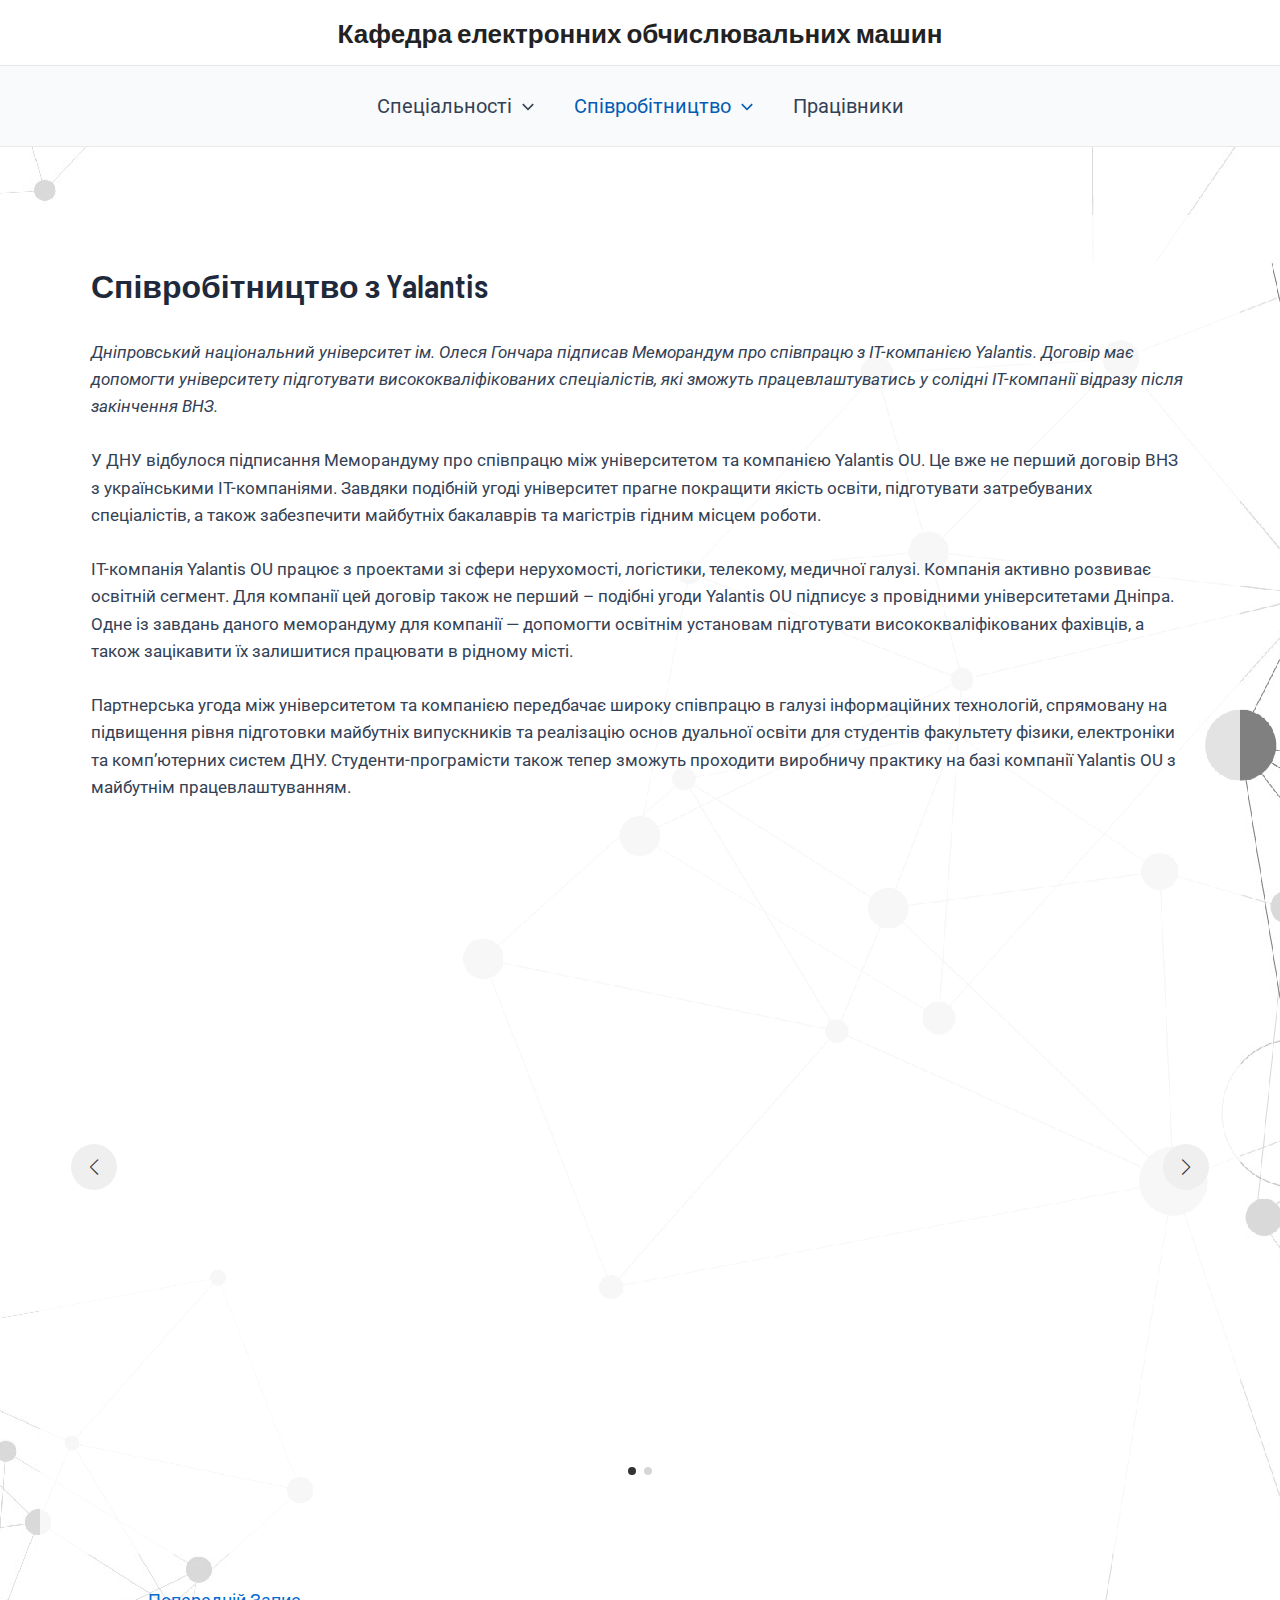
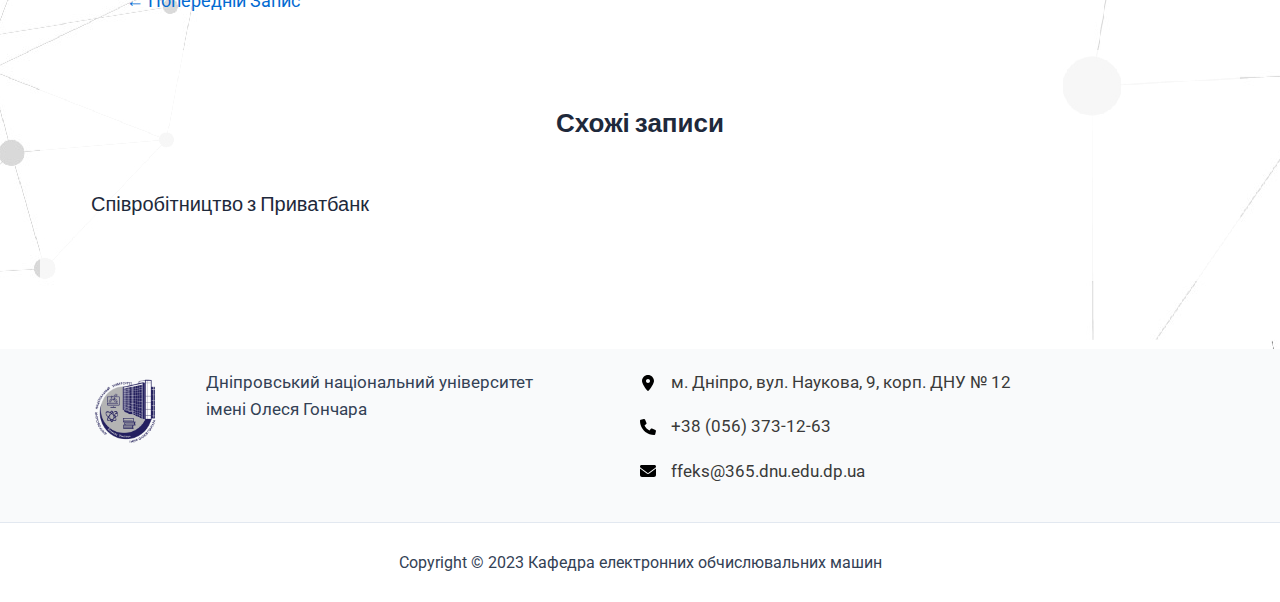
<file: blog/2023/04/09/співробітництво-з-yalantis/index.html>
<!DOCTYPE html>
<html lang="uk">
<head>
<meta charset="UTF-8">
<meta name="viewport" content="width=device-width, initial-scale=1">
<link rel="profile" href="https://gmpg.org/xfn/11">

<title>Співробітництво з Yalantis &#8211; Кафедра електронних обчислювальних машин</title>
<meta name="robots" content="max-image-preview:large">
<link rel="dns-prefetch" href="//fonts.googleapis.com">
<link rel="alternate" type="application/rss+xml" title="Кафедра електронних обчислювальних машин &raquo; стрічка" href="https://babaidi.github.io/keo/feed/">
<link rel="alternate" type="application/rss+xml" title="Кафедра електронних обчислювальних машин &raquo; Канал коментарів" href="https://babaidi.github.io/keo/comments/feed/">
<script>
window._wpemojiSettings = {"baseUrl":"https:\/\/s.w.org\/images\/core\/emoji\/14.0.0\/72x72\/","ext":".png","svgUrl":"https:\/\/s.w.org\/images\/core\/emoji\/14.0.0\/svg\/","svgExt":".svg","source":{"concatemoji":"https:\/\/babaidi.github.io\/keo\/wp-includes\/js\/wp-emoji-release.min.js?ver=6.2"}};
/*! This file is auto-generated */
!function(e,a,t){var n,r,o,i=a.createElement("canvas"),p=i.getContext&&i.getContext("2d");function s(e,t){p.clearRect(0,0,i.width,i.height),p.fillText(e,0,0);e=i.toDataURL();return p.clearRect(0,0,i.width,i.height),p.fillText(t,0,0),e===i.toDataURL()}function c(e){var t=a.createElement("script");t.src=e,t.defer=t.type="text/javascript",a.getElementsByTagName("head")[0].appendChild(t)}for(o=Array("flag","emoji"),t.supports={everything:!0,everythingExceptFlag:!0},r=0;r<o.length;r++)t.supports[o[r]]=function(e){if(p&&p.fillText)switch(p.textBaseline="top",p.font="600 32px Arial",e){case"flag":return s("🏳️‍⚧️","🏳️​⚧️")?!1:!s("🇺🇳","🇺​🇳")&&!s("🏴󠁧󠁢󠁥󠁮󠁧󠁿","🏴​󠁧​󠁢​󠁥​󠁮​󠁧​󠁿");case"emoji":return!s("🫱🏻‍🫲🏿","🫱🏻​🫲🏿")}return!1}(o[r]),t.supports.everything=t.supports.everything&&t.supports[o[r]],"flag"!==o[r]&&(t.supports.everythingExceptFlag=t.supports.everythingExceptFlag&&t.supports[o[r]]);t.supports.everythingExceptFlag=t.supports.everythingExceptFlag&&!t.supports.flag,t.DOMReady=!1,t.readyCallback=function(){t.DOMReady=!0},t.supports.everything||(n=function(){t.readyCallback()},a.addEventListener?(a.addEventListener("DOMContentLoaded",n,!1),e.addEventListener("load",n,!1)):(e.attachEvent("onload",n),a.attachEvent("onreadystatechange",function(){"complete"===a.readyState&&t.readyCallback()})),(e=t.source||{}).concatemoji?c(e.concatemoji):e.wpemoji&&e.twemoji&&(c(e.twemoji),c(e.wpemoji)))}(window,document,window._wpemojiSettings);
</script>
<style>img.wp-smiley,
img.emoji {
	display: inline !important;
	border: none !important;
	box-shadow: none !important;
	height: 1em !important;
	width: 1em !important;
	margin: 0 0.07em !important;
	vertical-align: -0.1em !important;
	background: none !important;
	padding: 0 !important;
}</style>
	<link rel="stylesheet" id="astra-theme-css-css" href="https://babaidi.github.io/keo/wp-content/themes/astra/assets/css/minified/main.min.css?ver=4.1.3" media="all">
<style id="astra-theme-css-inline-css">:root{--ast-container-default-xlg-padding:3em;--ast-container-default-lg-padding:3em;--ast-container-default-slg-padding:2em;--ast-container-default-md-padding:3em;--ast-container-default-sm-padding:3em;--ast-container-default-xs-padding:2.4em;--ast-container-default-xxs-padding:1.8em;--ast-code-block-background:#ECEFF3;--ast-comment-inputs-background:#F9FAFB;}html{font-size:106.25%;}a{color:var(--ast-global-color-0);}a:hover,a:focus{color:var(--ast-global-color-1);}body,button,input,select,textarea,.ast-button,.ast-custom-button{font-family:'Roboto',sans-serif;font-weight:400;font-size:17px;font-size:1rem;line-height:1.6em;text-decoration:initial;}blockquote{color:var(--ast-global-color-3);}h1,.entry-content h1,h2,.entry-content h2,h3,.entry-content h3,h4,.entry-content h4,h5,.entry-content h5,h6,.entry-content h6,.site-title,.site-title a{font-family:'Barlow Semi Condensed',sans-serif;font-weight:600;}.site-title{font-size:26px;font-size:1.5294117647059rem;display:block;}header .custom-logo-link img{max-width:40px;}.astra-logo-svg{width:40px;}.site-header .site-description{font-size:15px;font-size:0.88235294117647rem;display:none;}.entry-title{font-size:26px;font-size:1.5294117647059rem;}h1,.entry-content h1{font-size:48px;font-size:2.8235294117647rem;font-weight:600;font-family:'Barlow Semi Condensed',sans-serif;line-height:1.4em;}h2,.entry-content h2{font-size:38px;font-size:2.2352941176471rem;font-weight:600;font-family:'Barlow Semi Condensed',sans-serif;line-height:1.25em;}h3,.entry-content h3{font-size:30px;font-size:1.7647058823529rem;font-weight:600;font-family:'Barlow Semi Condensed',sans-serif;line-height:1.2em;}h4,.entry-content h4{font-size:24px;font-size:1.4117647058824rem;line-height:1.2em;font-weight:600;font-family:'Barlow Semi Condensed',sans-serif;}h5,.entry-content h5{font-size:20px;font-size:1.1764705882353rem;line-height:1.2em;font-weight:600;font-family:'Barlow Semi Condensed',sans-serif;}h6,.entry-content h6{font-size:17px;font-size:1rem;line-height:1.25em;font-weight:600;font-family:'Barlow Semi Condensed',sans-serif;}::selection{background-color:var(--ast-global-color-0);color:#ffffff;}body,h1,.entry-title a,.entry-content h1,h2,.entry-content h2,h3,.entry-content h3,h4,.entry-content h4,h5,.entry-content h5,h6,.entry-content h6{color:var(--ast-global-color-3);}.tagcloud a:hover,.tagcloud a:focus,.tagcloud a.current-item{color:#ffffff;border-color:var(--ast-global-color-0);background-color:var(--ast-global-color-0);}input:focus,input[type="text"]:focus,input[type="email"]:focus,input[type="url"]:focus,input[type="password"]:focus,input[type="reset"]:focus,input[type="search"]:focus,textarea:focus{border-color:var(--ast-global-color-0);}input[type="radio"]:checked,input[type=reset],input[type="checkbox"]:checked,input[type="checkbox"]:hover:checked,input[type="checkbox"]:focus:checked,input[type=range]::-webkit-slider-thumb{border-color:var(--ast-global-color-0);background-color:var(--ast-global-color-0);box-shadow:none;}.site-footer a:hover + .post-count,.site-footer a:focus + .post-count{background:var(--ast-global-color-0);border-color:var(--ast-global-color-0);}.single .nav-links .nav-previous,.single .nav-links .nav-next{color:var(--ast-global-color-0);}.entry-meta,.entry-meta *{line-height:1.45;color:var(--ast-global-color-0);}.entry-meta a:hover,.entry-meta a:hover *,.entry-meta a:focus,.entry-meta a:focus *,.page-links > .page-link,.page-links .page-link:hover,.post-navigation a:hover{color:var(--ast-global-color-1);}#cat option,.secondary .calendar_wrap thead a,.secondary .calendar_wrap thead a:visited{color:var(--ast-global-color-0);}.secondary .calendar_wrap #today,.ast-progress-val span{background:var(--ast-global-color-0);}.secondary a:hover + .post-count,.secondary a:focus + .post-count{background:var(--ast-global-color-0);border-color:var(--ast-global-color-0);}.calendar_wrap #today > a{color:#ffffff;}.page-links .page-link,.single .post-navigation a{color:var(--ast-global-color-0);}.ast-archive-title{color:var(--ast-global-color-2);}.widget-title{font-size:24px;font-size:1.4117647058824rem;color:var(--ast-global-color-2);}a:focus-visible,.ast-menu-toggle:focus-visible,.site .skip-link:focus-visible,.wp-block-loginout input:focus-visible,.wp-block-search.wp-block-search__button-inside .wp-block-search__inside-wrapper,.ast-header-navigation-arrow:focus-visible{outline-style:dotted;outline-color:inherit;outline-width:thin;border-color:transparent;}input:focus,input[type="text"]:focus,input[type="email"]:focus,input[type="url"]:focus,input[type="password"]:focus,input[type="reset"]:focus,input[type="search"]:focus,textarea:focus,.wp-block-search__input:focus,[data-section="section-header-mobile-trigger"] .ast-button-wrap .ast-mobile-menu-trigger-minimal:focus,.ast-mobile-popup-drawer.active .menu-toggle-close:focus,.woocommerce-ordering select.orderby:focus,#ast-scroll-top:focus,.woocommerce a.add_to_cart_button:focus,.woocommerce .button.single_add_to_cart_button:focus{border-style:dotted;border-color:inherit;border-width:thin;outline-color:transparent;}.ast-logo-title-inline .site-logo-img{padding-right:1em;}@media (max-width:921px){#ast-desktop-header{display:none;}}@media (min-width:921px){#ast-mobile-header{display:none;}}.wp-block-buttons.aligncenter{justify-content:center;}@media (max-width:921px){.ast-theme-transparent-header #primary,.ast-theme-transparent-header #secondary{padding:0;}}@media (max-width:921px){.ast-plain-container.ast-no-sidebar #primary{padding:0;}}.ast-plain-container.ast-no-sidebar #primary{margin-top:0;margin-bottom:0;}@media (min-width:1200px){.ast-plain-container.ast-no-sidebar #primary{margin-top:60px;margin-bottom:60px;}}.wp-block-button.is-style-outline .wp-block-button__link{border-color:var(--ast-global-color-0);}div.wp-block-button.is-style-outline > .wp-block-button__link:not(.has-text-color),div.wp-block-button.wp-block-button__link.is-style-outline:not(.has-text-color){color:var(--ast-global-color-0);}.wp-block-button.is-style-outline .wp-block-button__link:hover,div.wp-block-button.is-style-outline .wp-block-button__link:focus,div.wp-block-button.is-style-outline > .wp-block-button__link:not(.has-text-color):hover,div.wp-block-button.wp-block-button__link.is-style-outline:not(.has-text-color):hover{color:#ffffff;background-color:var(--ast-global-color-1);border-color:var(--ast-global-color-1);}.post-page-numbers.current .page-link,.ast-pagination .page-numbers.current{color:#ffffff;border-color:var(--ast-global-color-0);background-color:var(--ast-global-color-0);border-radius:2px;}h1.widget-title{font-weight:600;}h2.widget-title{font-weight:600;}h3.widget-title{font-weight:600;}#page{display:flex;flex-direction:column;min-height:100vh;}.ast-404-layout-1 h1.page-title{color:var(--ast-global-color-2);}.single .post-navigation a{line-height:1em;height:inherit;}.error-404 .page-sub-title{font-size:1.5rem;font-weight:inherit;}.search .site-content .content-area .search-form{margin-bottom:0;}#page .site-content{flex-grow:1;}.widget{margin-bottom:3.5em;}#secondary li{line-height:1.5em;}#secondary .wp-block-group h2{margin-bottom:0.7em;}#secondary h2{font-size:1.7rem;}.ast-separate-container .ast-article-post,.ast-separate-container .ast-article-single,.ast-separate-container .ast-comment-list li.depth-1,.ast-separate-container .comment-respond{padding:3em;}.ast-separate-container .ast-comment-list li.depth-1,.hentry{margin-bottom:2em;}.ast-separate-container .ast-archive-description,.ast-separate-container .ast-author-box{background-color:var(--ast-global-color-5);border-bottom:1px solid var(--ast-border-color);}.ast-separate-container .comments-title{padding:2em 2em 0 2em;}.ast-page-builder-template .comment-form-textarea,.ast-comment-formwrap .ast-grid-common-col{padding:0;}.ast-comment-formwrap{padding:0 20px;display:inline-flex;column-gap:20px;}.archive.ast-page-builder-template .entry-header{margin-top:2em;}.ast-page-builder-template .ast-comment-formwrap{width:100%;}.entry-title{margin-bottom:0.5em;}.ast-archive-description p{font-size:inherit;font-weight:inherit;line-height:inherit;}@media (min-width:921px){.ast-left-sidebar.ast-page-builder-template #secondary,.archive.ast-right-sidebar.ast-page-builder-template .site-main{padding-left:20px;padding-right:20px;}}@media (max-width:544px){.ast-comment-formwrap.ast-row{column-gap:10px;display:inline-block;}#ast-commentform .ast-grid-common-col{position:relative;width:100%;}}@media (min-width:1201px){.ast-separate-container .ast-article-post,.ast-separate-container .ast-article-single,.ast-separate-container .ast-author-box,.ast-separate-container .ast-404-layout-1,.ast-separate-container .no-results{padding:3em;}}@media (max-width:921px){.ast-separate-container #primary,.ast-separate-container #secondary{padding:1.5em 0;}#primary,#secondary{padding:1.5em 0;margin:0;}.ast-left-sidebar #content > .ast-container{display:flex;flex-direction:column-reverse;width:100%;}}@media (min-width:922px){.ast-separate-container.ast-right-sidebar #primary,.ast-separate-container.ast-left-sidebar #primary{border:0;}.search-no-results.ast-separate-container #primary{margin-bottom:4em;}}.wp-block-button .wp-block-button__link{color:#ffffff;}.wp-block-button .wp-block-button__link:hover,.wp-block-button .wp-block-button__link:focus{color:#ffffff;background-color:var(--ast-global-color-1);border-color:var(--ast-global-color-1);}.elementor-widget-heading h1.elementor-heading-title{line-height:1.4em;}.elementor-widget-heading h2.elementor-heading-title{line-height:1.25em;}.elementor-widget-heading h3.elementor-heading-title{line-height:1.2em;}.elementor-widget-heading h4.elementor-heading-title{line-height:1.2em;}.elementor-widget-heading h5.elementor-heading-title{line-height:1.2em;}.elementor-widget-heading h6.elementor-heading-title{line-height:1.25em;}.wp-block-button .wp-block-button__link,.wp-block-search .wp-block-search__button,body .wp-block-file .wp-block-file__button{border-color:var(--ast-global-color-0);background-color:var(--ast-global-color-0);color:#ffffff;font-family:inherit;font-weight:500;line-height:1em;font-size:16px;font-size:0.94117647058824rem;padding-top:15px;padding-right:30px;padding-bottom:15px;padding-left:30px;}@media (max-width:921px){.wp-block-button .wp-block-button__link,.wp-block-search .wp-block-search__button,body .wp-block-file .wp-block-file__button{padding-top:14px;padding-right:28px;padding-bottom:14px;padding-left:28px;}}@media (max-width:544px){.wp-block-button .wp-block-button__link,.wp-block-search .wp-block-search__button,body .wp-block-file .wp-block-file__button{padding-top:12px;padding-right:24px;padding-bottom:12px;padding-left:24px;}}.menu-toggle,button,.ast-button,.ast-custom-button,.button,input#submit,input[type="button"],input[type="submit"],input[type="reset"],form[CLASS*="wp-block-search__"].wp-block-search .wp-block-search__inside-wrapper .wp-block-search__button,body .wp-block-file .wp-block-file__button,.search .search-submit,.woocommerce a.button,.woocommerce button.button,.woocommerce .woocommerce-message a.button,.woocommerce #respond input#submit.alt,.woocommerce input.button.alt,.woocommerce input.button,.woocommerce input.button:disabled,.woocommerce input.button:disabled[disabled],.woocommerce input.button:disabled:hover,.woocommerce input.button:disabled[disabled]:hover,.woocommerce #respond input#submit,.woocommerce button.button.alt.disabled,.wc-block-grid__products .wc-block-grid__product .wp-block-button__link,.wc-block-grid__product-onsale,[CLASS*="wc-block"] button,.woocommerce-js .astra-cart-drawer .astra-cart-drawer-content .woocommerce-mini-cart__buttons .button:not(.checkout):not(.ast-continue-shopping),.woocommerce-js .astra-cart-drawer .astra-cart-drawer-content .woocommerce-mini-cart__buttons a.checkout,.woocommerce button.button.alt.disabled.wc-variation-selection-needed{border-style:solid;border-top-width:0;border-right-width:0;border-left-width:0;border-bottom-width:0;color:#ffffff;border-color:var(--ast-global-color-0);background-color:var(--ast-global-color-0);padding-top:15px;padding-right:30px;padding-bottom:15px;padding-left:30px;font-family:inherit;font-weight:500;font-size:16px;font-size:0.94117647058824rem;line-height:1em;}button:focus,.menu-toggle:hover,button:hover,.ast-button:hover,.ast-custom-button:hover .button:hover,.ast-custom-button:hover ,input[type=reset]:hover,input[type=reset]:focus,input#submit:hover,input#submit:focus,input[type="button"]:hover,input[type="button"]:focus,input[type="submit"]:hover,input[type="submit"]:focus,form[CLASS*="wp-block-search__"].wp-block-search .wp-block-search__inside-wrapper .wp-block-search__button:hover,form[CLASS*="wp-block-search__"].wp-block-search .wp-block-search__inside-wrapper .wp-block-search__button:focus,body .wp-block-file .wp-block-file__button:hover,body .wp-block-file .wp-block-file__button:focus,.woocommerce a.button:hover,.woocommerce button.button:hover,.woocommerce .woocommerce-message a.button:hover,.woocommerce #respond input#submit:hover,.woocommerce #respond input#submit.alt:hover,.woocommerce input.button.alt:hover,.woocommerce input.button:hover,.woocommerce button.button.alt.disabled:hover,.wc-block-grid__products .wc-block-grid__product .wp-block-button__link:hover,[CLASS*="wc-block"] button:hover,.woocommerce-js .astra-cart-drawer .astra-cart-drawer-content .woocommerce-mini-cart__buttons .button:not(.checkout):not(.ast-continue-shopping):hover,.woocommerce-js .astra-cart-drawer .astra-cart-drawer-content .woocommerce-mini-cart__buttons a.checkout:hover,.woocommerce button.button.alt.disabled.wc-variation-selection-needed:hover{color:#ffffff;background-color:var(--ast-global-color-1);border-color:var(--ast-global-color-1);}form[CLASS*="wp-block-search__"].wp-block-search .wp-block-search__inside-wrapper .wp-block-search__button.has-icon{padding-top:calc(15px - 3px);padding-right:calc(30px - 3px);padding-bottom:calc(15px - 3px);padding-left:calc(30px - 3px);}@media (max-width:921px){.menu-toggle,button,.ast-button,.ast-custom-button,.button,input#submit,input[type="button"],input[type="submit"],input[type="reset"],form[CLASS*="wp-block-search__"].wp-block-search .wp-block-search__inside-wrapper .wp-block-search__button,body .wp-block-file .wp-block-file__button,.search .search-submit,.woocommerce a.button,.woocommerce button.button,.woocommerce .woocommerce-message a.button,.woocommerce #respond input#submit.alt,.woocommerce input.button.alt,.woocommerce input.button,.woocommerce input.button:disabled,.woocommerce input.button:disabled[disabled],.woocommerce input.button:disabled:hover,.woocommerce input.button:disabled[disabled]:hover,.woocommerce #respond input#submit,.woocommerce button.button.alt.disabled,.wc-block-grid__products .wc-block-grid__product .wp-block-button__link,.wc-block-grid__product-onsale,[CLASS*="wc-block"] button,.woocommerce-js .astra-cart-drawer .astra-cart-drawer-content .woocommerce-mini-cart__buttons .button:not(.checkout):not(.ast-continue-shopping),.woocommerce-js .astra-cart-drawer .astra-cart-drawer-content .woocommerce-mini-cart__buttons a.checkout,.woocommerce button.button.alt.disabled.wc-variation-selection-needed{padding-top:14px;padding-right:28px;padding-bottom:14px;padding-left:28px;}}@media (max-width:544px){.menu-toggle,button,.ast-button,.ast-custom-button,.button,input#submit,input[type="button"],input[type="submit"],input[type="reset"],form[CLASS*="wp-block-search__"].wp-block-search .wp-block-search__inside-wrapper .wp-block-search__button,body .wp-block-file .wp-block-file__button,.search .search-submit,.woocommerce a.button,.woocommerce button.button,.woocommerce .woocommerce-message a.button,.woocommerce #respond input#submit.alt,.woocommerce input.button.alt,.woocommerce input.button,.woocommerce input.button:disabled,.woocommerce input.button:disabled[disabled],.woocommerce input.button:disabled:hover,.woocommerce input.button:disabled[disabled]:hover,.woocommerce #respond input#submit,.woocommerce button.button.alt.disabled,.wc-block-grid__products .wc-block-grid__product .wp-block-button__link,.wc-block-grid__product-onsale,[CLASS*="wc-block"] button,.woocommerce-js .astra-cart-drawer .astra-cart-drawer-content .woocommerce-mini-cart__buttons .button:not(.checkout):not(.ast-continue-shopping),.woocommerce-js .astra-cart-drawer .astra-cart-drawer-content .woocommerce-mini-cart__buttons a.checkout,.woocommerce button.button.alt.disabled.wc-variation-selection-needed{padding-top:12px;padding-right:24px;padding-bottom:12px;padding-left:24px;}}@media (max-width:921px){.ast-mobile-header-stack .main-header-bar .ast-search-menu-icon{display:inline-block;}.ast-header-break-point.ast-header-custom-item-outside .ast-mobile-header-stack .main-header-bar .ast-search-icon{margin:0;}.ast-comment-avatar-wrap img{max-width:2.5em;}.ast-separate-container .ast-comment-list li.depth-1{padding:1.5em 2.14em;}.ast-separate-container .comment-respond{padding:2em 2.14em;}.ast-comment-meta{padding:0 1.8888em 1.3333em;}}@media (min-width:544px){.ast-container{max-width:100%;}}@media (max-width:544px){.ast-separate-container .ast-article-post,.ast-separate-container .ast-article-single,.ast-separate-container .comments-title,.ast-separate-container .ast-archive-description{padding:1.5em 1em;}.ast-separate-container #content .ast-container{padding-left:0.54em;padding-right:0.54em;}.ast-separate-container .ast-comment-list li.depth-1{padding:1.5em 1em;margin-bottom:1.5em;}.ast-separate-container .ast-comment-list .bypostauthor{padding:.5em;}.ast-search-menu-icon.ast-dropdown-active .search-field{width:170px;}}.ast-separate-container{background-image:linear-gradient(to right,rgba(0,0,0,0),rgba(0,0,0,0)),url(https://babaidi.github.io/keo/wp-content/uploads/2023/04/Background-website-01.jpg);;background-repeat:repeat;background-position:center center;background-size:auto;background-attachment:scroll;}@media (max-width:921px){.widget-title{font-size:24px;font-size:1.4117647058824rem;}body,button,input,select,textarea,.ast-button,.ast-custom-button{font-size:17px;font-size:1rem;}#secondary,#secondary button,#secondary input,#secondary select,#secondary textarea{font-size:17px;font-size:1rem;}.site-title{display:block;}.site-header .site-description{display:none;}.entry-title{font-size:30px;}h1,.entry-content h1{font-size:40px;}h2,.entry-content h2{font-size:32px;}h3,.entry-content h3{font-size:26px;}h4,.entry-content h4{font-size:20px;font-size:1.1764705882353rem;}h5,.entry-content h5{font-size:17px;font-size:1rem;}h6,.entry-content h6{font-size:15px;font-size:0.88235294117647rem;}}@media (max-width:544px){.widget-title{font-size:24px;font-size:1.4117647058824rem;}body,button,input,select,textarea,.ast-button,.ast-custom-button{font-size:17px;font-size:1rem;}#secondary,#secondary button,#secondary input,#secondary select,#secondary textarea{font-size:17px;font-size:1rem;}.site-title{display:block;}.site-header .site-description{display:none;}.entry-title{font-size:30px;}h1,.entry-content h1{font-size:32px;}h2,.entry-content h2{font-size:25px;}h3,.entry-content h3{font-size:22px;}h4,.entry-content h4{font-size:18px;font-size:1.0588235294118rem;}h5,.entry-content h5{font-size:15px;font-size:0.88235294117647rem;}h6,.entry-content h6{font-size:13px;font-size:0.76470588235294rem;}}@media (max-width:544px){html{font-size:106.25%;}}@media (min-width:922px){.ast-container{max-width:1240px;}}@media (min-width:922px){.site-content .ast-container{display:flex;}}@media (max-width:921px){.site-content .ast-container{flex-direction:column;}}@media (min-width:922px){.main-header-menu .sub-menu .menu-item.ast-left-align-sub-menu:hover > .sub-menu,.main-header-menu .sub-menu .menu-item.ast-left-align-sub-menu.focus > .sub-menu{margin-left:-0px;}}blockquote,cite {font-style: initial;}.wp-block-file {display: flex;align-items: center;flex-wrap: wrap;justify-content: space-between;}.wp-block-pullquote {border: none;}.wp-block-pullquote blockquote::before {content: "\201D";font-family: "Helvetica",sans-serif;display: flex;transform: rotate( 180deg );font-size: 6rem;font-style: normal;line-height: 1;font-weight: bold;align-items: center;justify-content: center;}.has-text-align-right > blockquote::before {justify-content: flex-start;}.has-text-align-left > blockquote::before {justify-content: flex-end;}figure.wp-block-pullquote.is-style-solid-color blockquote {max-width: 100%;text-align: inherit;}html body {--wp--custom--ast-default-block-top-padding: 3em;--wp--custom--ast-default-block-right-padding: 3em;--wp--custom--ast-default-block-bottom-padding: 3em;--wp--custom--ast-default-block-left-padding: 3em;--wp--custom--ast-container-width: 1200px;--wp--custom--ast-content-width-size: 1200px;--wp--custom--ast-wide-width-size: calc(1200px + var(--wp--custom--ast-default-block-left-padding) + var(--wp--custom--ast-default-block-right-padding));}.ast-narrow-container {--wp--custom--ast-content-width-size: 750px;--wp--custom--ast-wide-width-size: 750px;}@media(max-width: 921px) {html body {--wp--custom--ast-default-block-top-padding: 3em;--wp--custom--ast-default-block-right-padding: 2em;--wp--custom--ast-default-block-bottom-padding: 3em;--wp--custom--ast-default-block-left-padding: 2em;}}@media(max-width: 544px) {html body {--wp--custom--ast-default-block-top-padding: 3em;--wp--custom--ast-default-block-right-padding: 1.5em;--wp--custom--ast-default-block-bottom-padding: 3em;--wp--custom--ast-default-block-left-padding: 1.5em;}}.entry-content > .wp-block-group,.entry-content > .wp-block-cover,.entry-content > .wp-block-columns {padding-top: var(--wp--custom--ast-default-block-top-padding);padding-right: var(--wp--custom--ast-default-block-right-padding);padding-bottom: var(--wp--custom--ast-default-block-bottom-padding);padding-left: var(--wp--custom--ast-default-block-left-padding);}.ast-plain-container.ast-no-sidebar .entry-content > .alignfull,.ast-page-builder-template .ast-no-sidebar .entry-content > .alignfull {margin-left: calc( -50vw + 50%);margin-right: calc( -50vw + 50%);max-width: 100vw;width: 100vw;}.ast-plain-container.ast-no-sidebar .entry-content .alignfull .alignfull,.ast-page-builder-template.ast-no-sidebar .entry-content .alignfull .alignfull,.ast-plain-container.ast-no-sidebar .entry-content .alignfull .alignwide,.ast-page-builder-template.ast-no-sidebar .entry-content .alignfull .alignwide,.ast-plain-container.ast-no-sidebar .entry-content .alignwide .alignfull,.ast-page-builder-template.ast-no-sidebar .entry-content .alignwide .alignfull,.ast-plain-container.ast-no-sidebar .entry-content .alignwide .alignwide,.ast-page-builder-template.ast-no-sidebar .entry-content .alignwide .alignwide,.ast-plain-container.ast-no-sidebar .entry-content .wp-block-column .alignfull,.ast-page-builder-template.ast-no-sidebar .entry-content .wp-block-column .alignfull,.ast-plain-container.ast-no-sidebar .entry-content .wp-block-column .alignwide,.ast-page-builder-template.ast-no-sidebar .entry-content .wp-block-column .alignwide {margin-left: auto;margin-right: auto;width: 100%;}[ast-blocks-layout] .wp-block-separator:not(.is-style-dots) {height: 0;}[ast-blocks-layout] .wp-block-separator {margin: 20px auto;}[ast-blocks-layout] .wp-block-separator:not(.is-style-wide):not(.is-style-dots) {max-width: 100px;}[ast-blocks-layout] .wp-block-separator.has-background {padding: 0;}.entry-content[ast-blocks-layout] > * {max-width: var(--wp--custom--ast-content-width-size);margin-left: auto;margin-right: auto;}.entry-content[ast-blocks-layout] > .alignwide {max-width: var(--wp--custom--ast-wide-width-size);}.entry-content[ast-blocks-layout] .alignfull {max-width: none;}.entry-content .wp-block-columns {margin-bottom: 0;}blockquote {margin: 1.5em;border: none;}.wp-block-quote:not(.has-text-align-right):not(.has-text-align-center) {border-left: 5px solid rgba(0,0,0,0.05);}.has-text-align-right > blockquote,blockquote.has-text-align-right {border-right: 5px solid rgba(0,0,0,0.05);}.has-text-align-left > blockquote,blockquote.has-text-align-left {border-left: 5px solid rgba(0,0,0,0.05);}.wp-block-site-tagline,.wp-block-latest-posts .read-more {margin-top: 15px;}.wp-block-loginout p label {display: block;}.wp-block-loginout p:not(.login-remember):not(.login-submit) input {width: 100%;}.wp-block-loginout input:focus {border-color: transparent;}.wp-block-loginout input:focus {outline: thin dotted;}.entry-content .wp-block-media-text .wp-block-media-text__content {padding: 0 0 0 8%;}.entry-content .wp-block-media-text.has-media-on-the-right .wp-block-media-text__content {padding: 0 8% 0 0;}.entry-content .wp-block-media-text.has-background .wp-block-media-text__content {padding: 8%;}.entry-content .wp-block-cover:not([class*="background-color"]) .wp-block-cover__inner-container,.entry-content .wp-block-cover:not([class*="background-color"]) .wp-block-cover-image-text,.entry-content .wp-block-cover:not([class*="background-color"]) .wp-block-cover-text,.entry-content .wp-block-cover-image:not([class*="background-color"]) .wp-block-cover__inner-container,.entry-content .wp-block-cover-image:not([class*="background-color"]) .wp-block-cover-image-text,.entry-content .wp-block-cover-image:not([class*="background-color"]) .wp-block-cover-text {color: var(--ast-global-color-5);}.wp-block-loginout .login-remember input {width: 1.1rem;height: 1.1rem;margin: 0 5px 4px 0;vertical-align: middle;}.wp-block-latest-posts > li > *:first-child,.wp-block-latest-posts:not(.is-grid) > li:first-child {margin-top: 0;}.wp-block-search__inside-wrapper .wp-block-search__input {padding: 0 10px;color: var(--ast-global-color-3);background: var(--ast-global-color-5);border-color: var(--ast-border-color);}.wp-block-latest-posts .read-more {margin-bottom: 1.5em;}.wp-block-search__no-button .wp-block-search__inside-wrapper .wp-block-search__input {padding-top: 5px;padding-bottom: 5px;}.wp-block-latest-posts .wp-block-latest-posts__post-date,.wp-block-latest-posts .wp-block-latest-posts__post-author {font-size: 1rem;}.wp-block-latest-posts > li > *,.wp-block-latest-posts:not(.is-grid) > li {margin-top: 12px;margin-bottom: 12px;}.ast-page-builder-template .entry-content[ast-blocks-layout] > *,.ast-page-builder-template .entry-content[ast-blocks-layout] > .alignfull > * {max-width: none;}.ast-page-builder-template .entry-content[ast-blocks-layout] > .alignwide > * {max-width: var(--wp--custom--ast-wide-width-size);}.ast-page-builder-template .entry-content[ast-blocks-layout] > .inherit-container-width > *,.ast-page-builder-template .entry-content[ast-blocks-layout] > * > *,.entry-content[ast-blocks-layout] > .wp-block-cover .wp-block-cover__inner-container {max-width: var(--wp--custom--ast-content-width-size);margin-left: auto;margin-right: auto;}.entry-content[ast-blocks-layout] .wp-block-cover:not(.alignleft):not(.alignright) {width: auto;}@media(max-width: 1200px) {.ast-separate-container .entry-content > .alignfull,.ast-separate-container .entry-content[ast-blocks-layout] > .alignwide,.ast-plain-container .entry-content[ast-blocks-layout] > .alignwide,.ast-plain-container .entry-content .alignfull {margin-left: calc(-1 * min(var(--ast-container-default-xlg-padding),20px)) ;margin-right: calc(-1 * min(var(--ast-container-default-xlg-padding),20px));}}@media(min-width: 1201px) {.ast-separate-container .entry-content > .alignfull {margin-left: calc(-1 * var(--ast-container-default-xlg-padding) );margin-right: calc(-1 * var(--ast-container-default-xlg-padding) );}.ast-separate-container .entry-content[ast-blocks-layout] > .alignwide,.ast-plain-container .entry-content[ast-blocks-layout] > .alignwide {margin-left: calc(-1 * var(--wp--custom--ast-default-block-left-padding) );margin-right: calc(-1 * var(--wp--custom--ast-default-block-right-padding) );}}@media(min-width: 921px) {.ast-separate-container .entry-content .wp-block-group.alignwide:not(.inherit-container-width) > :where(:not(.alignleft):not(.alignright)),.ast-plain-container .entry-content .wp-block-group.alignwide:not(.inherit-container-width) > :where(:not(.alignleft):not(.alignright)) {max-width: calc( var(--wp--custom--ast-content-width-size) + 80px );}.ast-plain-container.ast-right-sidebar .entry-content[ast-blocks-layout] .alignfull,.ast-plain-container.ast-left-sidebar .entry-content[ast-blocks-layout] .alignfull {margin-left: -60px;margin-right: -60px;}}@media(min-width: 544px) {.entry-content > .alignleft {margin-right: 20px;}.entry-content > .alignright {margin-left: 20px;}}@media (max-width:544px){.wp-block-columns .wp-block-column:not(:last-child){margin-bottom:20px;}.wp-block-latest-posts{margin:0;}}@media( max-width: 600px ) {.entry-content .wp-block-media-text .wp-block-media-text__content,.entry-content .wp-block-media-text.has-media-on-the-right .wp-block-media-text__content {padding: 8% 0 0;}.entry-content .wp-block-media-text.has-background .wp-block-media-text__content {padding: 8%;}}.ast-separate-container .entry-content .uagb-is-root-container {padding-left: 0;}.ast-page-builder-template .entry-header {padding-left: 0;}@media(min-width: 1201px) {.ast-separate-container .entry-content > .uagb-is-root-container {margin-left: 0;margin-right: 0;}}.ast-narrow-container .site-content .wp-block-uagb-image--align-full .wp-block-uagb-image__figure {max-width: 100%;margin-left: auto;margin-right: auto;}.entry-content ul,.entry-content ol {padding: revert;margin: revert;}:root .has-ast-global-color-0-color{color:var(--ast-global-color-0);}:root .has-ast-global-color-0-background-color{background-color:var(--ast-global-color-0);}:root .wp-block-button .has-ast-global-color-0-color{color:var(--ast-global-color-0);}:root .wp-block-button .has-ast-global-color-0-background-color{background-color:var(--ast-global-color-0);}:root .has-ast-global-color-1-color{color:var(--ast-global-color-1);}:root .has-ast-global-color-1-background-color{background-color:var(--ast-global-color-1);}:root .wp-block-button .has-ast-global-color-1-color{color:var(--ast-global-color-1);}:root .wp-block-button .has-ast-global-color-1-background-color{background-color:var(--ast-global-color-1);}:root .has-ast-global-color-2-color{color:var(--ast-global-color-2);}:root .has-ast-global-color-2-background-color{background-color:var(--ast-global-color-2);}:root .wp-block-button .has-ast-global-color-2-color{color:var(--ast-global-color-2);}:root .wp-block-button .has-ast-global-color-2-background-color{background-color:var(--ast-global-color-2);}:root .has-ast-global-color-3-color{color:var(--ast-global-color-3);}:root .has-ast-global-color-3-background-color{background-color:var(--ast-global-color-3);}:root .wp-block-button .has-ast-global-color-3-color{color:var(--ast-global-color-3);}:root .wp-block-button .has-ast-global-color-3-background-color{background-color:var(--ast-global-color-3);}:root .has-ast-global-color-4-color{color:var(--ast-global-color-4);}:root .has-ast-global-color-4-background-color{background-color:var(--ast-global-color-4);}:root .wp-block-button .has-ast-global-color-4-color{color:var(--ast-global-color-4);}:root .wp-block-button .has-ast-global-color-4-background-color{background-color:var(--ast-global-color-4);}:root .has-ast-global-color-5-color{color:var(--ast-global-color-5);}:root .has-ast-global-color-5-background-color{background-color:var(--ast-global-color-5);}:root .wp-block-button .has-ast-global-color-5-color{color:var(--ast-global-color-5);}:root .wp-block-button .has-ast-global-color-5-background-color{background-color:var(--ast-global-color-5);}:root .has-ast-global-color-6-color{color:var(--ast-global-color-6);}:root .has-ast-global-color-6-background-color{background-color:var(--ast-global-color-6);}:root .wp-block-button .has-ast-global-color-6-color{color:var(--ast-global-color-6);}:root .wp-block-button .has-ast-global-color-6-background-color{background-color:var(--ast-global-color-6);}:root .has-ast-global-color-7-color{color:var(--ast-global-color-7);}:root .has-ast-global-color-7-background-color{background-color:var(--ast-global-color-7);}:root .wp-block-button .has-ast-global-color-7-color{color:var(--ast-global-color-7);}:root .wp-block-button .has-ast-global-color-7-background-color{background-color:var(--ast-global-color-7);}:root .has-ast-global-color-8-color{color:var(--ast-global-color-8);}:root .has-ast-global-color-8-background-color{background-color:var(--ast-global-color-8);}:root .wp-block-button .has-ast-global-color-8-color{color:var(--ast-global-color-8);}:root .wp-block-button .has-ast-global-color-8-background-color{background-color:var(--ast-global-color-8);}:root{--ast-global-color-0:#046bd2;--ast-global-color-1:#045cb4;--ast-global-color-2:#1e293b;--ast-global-color-3:#334155;--ast-global-color-4:#f9fafb;--ast-global-color-5:#FFFFFF;--ast-global-color-6:#e2e8f0;--ast-global-color-7:#cbd5e1;--ast-global-color-8:#94a3b8;}:root {--ast-border-color : var(--ast-global-color-6);}.ast-single-entry-banner {-js-display: flex;display: flex;flex-direction: column;justify-content: center;text-align: center;position: relative;background: #eeeeee;}.ast-single-entry-banner[data-banner-layout="layout-1"] {max-width: 1200px;background: inherit;padding: 20px 0;}.ast-single-entry-banner[data-banner-width-type="custom"] {margin: 0 auto;width: 100%;}.ast-single-entry-banner + .site-content .entry-header {margin-bottom: 0;}header.entry-header:not(.related-entry-header) .entry-title{font-weight:600;font-size:32px;font-size:1.8823529411765rem;}header.entry-header:not(.related-entry-header) > *:not(:last-child){margin-bottom:10px;}.ast-archive-entry-banner {-js-display: flex;display: flex;flex-direction: column;justify-content: center;text-align: center;position: relative;background: #eeeeee;}.ast-archive-entry-banner[data-banner-width-type="custom"] {margin: 0 auto;width: 100%;}.ast-archive-entry-banner[data-banner-layout="layout-1"] {background: inherit;padding: 20px 0;text-align: left;}body.archive .ast-archive-description{max-width:1200px;width:100%;text-align:left;padding-top:3em;padding-right:3em;padding-bottom:3em;padding-left:3em;}body.archive .ast-archive-description .ast-archive-title,body.archive .ast-archive-description .ast-archive-title *{font-weight:600;font-size:32px;font-size:1.8823529411765rem;}body.archive .ast-archive-description > *:not(:last-child){margin-bottom:10px;}@media (max-width:921px){body.archive .ast-archive-description{text-align:left;}}@media (max-width:544px){body.archive .ast-archive-description{text-align:left;}}.ast-breadcrumbs .trail-browse,.ast-breadcrumbs .trail-items,.ast-breadcrumbs .trail-items li{display:inline-block;margin:0;padding:0;border:none;background:inherit;text-indent:0;}.ast-breadcrumbs .trail-browse{font-size:inherit;font-style:inherit;font-weight:inherit;color:inherit;}.ast-breadcrumbs .trail-items{list-style:none;}.trail-items li::after{padding:0 0.3em;content:"\00bb";}.trail-items li:last-of-type::after{display:none;}h1,.entry-content h1,h2,.entry-content h2,h3,.entry-content h3,h4,.entry-content h4,h5,.entry-content h5,h6,.entry-content h6{color:var(--ast-global-color-2);}.entry-title a{color:var(--ast-global-color-2);}@media (max-width:921px){.ast-builder-grid-row-container.ast-builder-grid-row-tablet-3-firstrow .ast-builder-grid-row > *:first-child,.ast-builder-grid-row-container.ast-builder-grid-row-tablet-3-lastrow .ast-builder-grid-row > *:last-child{grid-column:1 / -1;}}@media (max-width:544px){.ast-builder-grid-row-container.ast-builder-grid-row-mobile-3-firstrow .ast-builder-grid-row > *:first-child,.ast-builder-grid-row-container.ast-builder-grid-row-mobile-3-lastrow .ast-builder-grid-row > *:last-child{grid-column:1 / -1;}}.ast-builder-layout-element[data-section="title_tagline"]{display:flex;}@media (max-width:921px){.ast-header-break-point .ast-builder-layout-element[data-section="title_tagline"]{display:flex;}}@media (max-width:544px){.ast-header-break-point .ast-builder-layout-element[data-section="title_tagline"]{display:flex;}}.ast-builder-menu-1{font-family:inherit;font-weight:400;}.ast-builder-menu-1 .menu-item > .menu-link{font-size:20px;font-size:1.1764705882353rem;color:var(--ast-global-color-3);}.ast-builder-menu-1 .menu-item > .ast-menu-toggle{color:var(--ast-global-color-3);}.ast-builder-menu-1 .menu-item:hover > .menu-link,.ast-builder-menu-1 .inline-on-mobile .menu-item:hover > .ast-menu-toggle{color:var(--ast-global-color-1);}.ast-builder-menu-1 .menu-item:hover > .ast-menu-toggle{color:var(--ast-global-color-1);}.ast-builder-menu-1 .menu-item.current-menu-item > .menu-link,.ast-builder-menu-1 .inline-on-mobile .menu-item.current-menu-item > .ast-menu-toggle,.ast-builder-menu-1 .current-menu-ancestor > .menu-link{color:var(--ast-global-color-1);}.ast-builder-menu-1 .menu-item.current-menu-item > .ast-menu-toggle{color:var(--ast-global-color-1);}.ast-builder-menu-1 .sub-menu,.ast-builder-menu-1 .inline-on-mobile .sub-menu{border-top-width:0px;border-bottom-width:0px;border-right-width:0px;border-left-width:0px;border-color:var(--ast-global-color-0);border-style:solid;}.ast-builder-menu-1 .main-header-menu > .menu-item > .sub-menu,.ast-builder-menu-1 .main-header-menu > .menu-item > .astra-full-megamenu-wrapper{margin-top:0px;}.ast-desktop .ast-builder-menu-1 .main-header-menu > .menu-item > .sub-menu:before,.ast-desktop .ast-builder-menu-1 .main-header-menu > .menu-item > .astra-full-megamenu-wrapper:before{height:calc( 0px + 5px );}.ast-desktop .ast-builder-menu-1 .menu-item .sub-menu .menu-link{border-style:none;}@media (max-width:921px){.ast-header-break-point .ast-builder-menu-1 .menu-item.menu-item-has-children > .ast-menu-toggle{top:0;}.ast-builder-menu-1 .menu-item-has-children > .menu-link:after{content:unset;}.ast-builder-menu-1 .main-header-menu > .menu-item > .sub-menu,.ast-builder-menu-1 .main-header-menu > .menu-item > .astra-full-megamenu-wrapper{margin-top:0;}}@media (max-width:544px){.ast-header-break-point .ast-builder-menu-1 .menu-item.menu-item-has-children > .ast-menu-toggle{top:0;}.ast-builder-menu-1 .main-header-menu > .menu-item > .sub-menu,.ast-builder-menu-1 .main-header-menu > .menu-item > .astra-full-megamenu-wrapper{margin-top:0;}}.ast-builder-menu-1{display:flex;}@media (max-width:921px){.ast-header-break-point .ast-builder-menu-1{display:flex;}}@media (max-width:544px){.ast-header-break-point .ast-builder-menu-1{display:flex;}}.site-below-footer-wrap{padding-top:20px;padding-bottom:20px;}.site-below-footer-wrap[data-section="section-below-footer-builder"]{background-color:var(--ast-global-color-5);;background-image:none;;min-height:80px;border-style:solid;border-width:0px;border-top-width:1px;border-top-color:var(--ast-global-color-6);}.site-below-footer-wrap[data-section="section-below-footer-builder"] .ast-builder-grid-row{max-width:1200px;margin-left:auto;margin-right:auto;}.site-below-footer-wrap[data-section="section-below-footer-builder"] .ast-builder-grid-row,.site-below-footer-wrap[data-section="section-below-footer-builder"] .site-footer-section{align-items:flex-start;}.site-below-footer-wrap[data-section="section-below-footer-builder"].ast-footer-row-inline .site-footer-section{display:flex;margin-bottom:0;}.ast-builder-grid-row-full .ast-builder-grid-row{grid-template-columns:1fr;}@media (max-width:921px){.site-below-footer-wrap[data-section="section-below-footer-builder"].ast-footer-row-tablet-inline .site-footer-section{display:flex;margin-bottom:0;}.site-below-footer-wrap[data-section="section-below-footer-builder"].ast-footer-row-tablet-stack .site-footer-section{display:block;margin-bottom:10px;}.ast-builder-grid-row-container.ast-builder-grid-row-tablet-full .ast-builder-grid-row{grid-template-columns:1fr;}}@media (max-width:544px){.site-below-footer-wrap[data-section="section-below-footer-builder"].ast-footer-row-mobile-inline .site-footer-section{display:flex;margin-bottom:0;}.site-below-footer-wrap[data-section="section-below-footer-builder"].ast-footer-row-mobile-stack .site-footer-section{display:block;margin-bottom:10px;}.ast-builder-grid-row-container.ast-builder-grid-row-mobile-full .ast-builder-grid-row{grid-template-columns:1fr;}}.site-below-footer-wrap[data-section="section-below-footer-builder"]{display:grid;}@media (max-width:921px){.ast-header-break-point .site-below-footer-wrap[data-section="section-below-footer-builder"]{display:grid;}}@media (max-width:544px){.ast-header-break-point .site-below-footer-wrap[data-section="section-below-footer-builder"]{display:grid;}}.ast-footer-copyright{text-align:center;}.ast-footer-copyright {color:var(--ast-global-color-3);}@media (max-width:921px){.ast-footer-copyright{text-align:center;}}@media (max-width:544px){.ast-footer-copyright{text-align:center;}}.ast-footer-copyright {font-size:16px;font-size:0.94117647058824rem;}.ast-footer-copyright.ast-builder-layout-element{display:flex;}@media (max-width:921px){.ast-header-break-point .ast-footer-copyright.ast-builder-layout-element{display:flex;}}@media (max-width:544px){.ast-header-break-point .ast-footer-copyright.ast-builder-layout-element{display:flex;}}.site-above-footer-wrap{padding-top:20px;padding-bottom:20px;}.site-above-footer-wrap[data-section="section-above-footer-builder"]{background-color:var(--ast-global-color-4);;background-image:none;;min-height:60px;}.site-above-footer-wrap[data-section="section-above-footer-builder"] .ast-builder-grid-row{grid-column-gap:0px;max-width:100%;padding-left:35px;padding-right:35px;}.site-above-footer-wrap[data-section="section-above-footer-builder"] .ast-builder-grid-row,.site-above-footer-wrap[data-section="section-above-footer-builder"] .site-footer-section{align-items:flex-start;}.site-above-footer-wrap[data-section="section-above-footer-builder"].ast-footer-row-inline .site-footer-section{display:flex;margin-bottom:0;}.ast-builder-grid-row-2-equal .ast-builder-grid-row{grid-template-columns:repeat( 2,1fr );}@media (max-width:921px){.site-above-footer-wrap[data-section="section-above-footer-builder"].ast-footer-row-tablet-inline .site-footer-section{display:flex;margin-bottom:0;}.site-above-footer-wrap[data-section="section-above-footer-builder"].ast-footer-row-tablet-stack .site-footer-section{display:block;margin-bottom:10px;}.ast-builder-grid-row-container.ast-builder-grid-row-tablet-2-equal .ast-builder-grid-row{grid-template-columns:repeat( 2,1fr );}}@media (max-width:544px){.site-above-footer-wrap[data-section="section-above-footer-builder"].ast-footer-row-mobile-inline .site-footer-section{display:flex;margin-bottom:0;}.site-above-footer-wrap[data-section="section-above-footer-builder"].ast-footer-row-mobile-stack .site-footer-section{display:block;margin-bottom:10px;}.ast-builder-grid-row-container.ast-builder-grid-row-mobile-full .ast-builder-grid-row{grid-template-columns:1fr;}}.site-above-footer-wrap[data-section="section-above-footer-builder"]{padding-top:20px;padding-bottom:20px;padding-left:50px;padding-right:50px;}.site-above-footer-wrap[data-section="section-above-footer-builder"]{display:grid;}@media (max-width:921px){.ast-header-break-point .site-above-footer-wrap[data-section="section-above-footer-builder"]{display:grid;}}@media (max-width:544px){.ast-header-break-point .site-above-footer-wrap[data-section="section-above-footer-builder"]{display:grid;}}.footer-widget-area[data-section="sidebar-widgets-footer-widget-1"].footer-widget-area-inner{text-align:left;}.footer-widget-area[data-section="sidebar-widgets-footer-widget-2"].footer-widget-area-inner{text-align:left;}.footer-widget-area.widget-area.site-footer-focus-item{width:auto;}.footer-widget-area[data-section="sidebar-widgets-footer-widget-1"]{display:block;}@media (max-width:921px){.ast-header-break-point .footer-widget-area[data-section="sidebar-widgets-footer-widget-1"]{display:block;}}@media (max-width:544px){.ast-header-break-point .footer-widget-area[data-section="sidebar-widgets-footer-widget-1"]{display:block;}}.footer-widget-area[data-section="sidebar-widgets-footer-widget-2"]{display:block;}@media (max-width:921px){.ast-header-break-point .footer-widget-area[data-section="sidebar-widgets-footer-widget-2"]{display:block;}}@media (max-width:544px){.ast-header-break-point .footer-widget-area[data-section="sidebar-widgets-footer-widget-2"]{display:block;}}.ast-header-break-point .main-header-bar{border-bottom-width:1px;}@media (min-width:922px){.main-header-bar{border-bottom-width:1px;}}.main-header-menu .menu-item, #astra-footer-menu .menu-item, .main-header-bar .ast-masthead-custom-menu-items{-js-display:flex;display:flex;-webkit-box-pack:center;-webkit-justify-content:center;-moz-box-pack:center;-ms-flex-pack:center;justify-content:center;-webkit-box-orient:vertical;-webkit-box-direction:normal;-webkit-flex-direction:column;-moz-box-orient:vertical;-moz-box-direction:normal;-ms-flex-direction:column;flex-direction:column;}.main-header-menu > .menu-item > .menu-link, #astra-footer-menu > .menu-item > .menu-link{height:100%;-webkit-box-align:center;-webkit-align-items:center;-moz-box-align:center;-ms-flex-align:center;align-items:center;-js-display:flex;display:flex;}.ast-header-break-point .main-navigation ul .menu-item .menu-link .icon-arrow:first-of-type svg{top:.2em;margin-top:0px;margin-left:0px;width:.65em;transform:translate(0, -2px) rotateZ(270deg);}.ast-mobile-popup-content .ast-submenu-expanded > .ast-menu-toggle{transform:rotateX(180deg);overflow-y:auto;}.ast-separate-container .blog-layout-1, .ast-separate-container .blog-layout-2, .ast-separate-container .blog-layout-3{background-color:transparent;background-image:none;}.ast-separate-container .ast-article-post{background-color:rgba(255,255,255,0.78);;background-image:none;;}@media (max-width:921px){.ast-separate-container .ast-article-post{background-color:var(--ast-global-color-5);;background-image:none;;}}@media (max-width:544px){.ast-separate-container .ast-article-post{background-color:var(--ast-global-color-5);;background-image:none;;}}.ast-separate-container .ast-article-single:not(.ast-related-post), .ast-separate-container .comments-area .comment-respond,.ast-separate-container .comments-area .ast-comment-list li, .ast-separate-container .ast-woocommerce-container, .ast-separate-container .error-404, .ast-separate-container .no-results, .single.ast-separate-container .site-main .ast-author-meta, .ast-separate-container .related-posts-title-wrapper, .ast-separate-container.ast-two-container #secondary .widget,.ast-separate-container .comments-count-wrapper, .ast-box-layout.ast-plain-container .site-content,.ast-padded-layout.ast-plain-container .site-content, .ast-separate-container .comments-area .comments-title, .ast-narrow-container .site-content{background-color:rgba(255,255,255,0.78);;background-image:none;;}@media (max-width:921px){.ast-separate-container .ast-article-single:not(.ast-related-post), .ast-separate-container .comments-area .comment-respond,.ast-separate-container .comments-area .ast-comment-list li, .ast-separate-container .ast-woocommerce-container, .ast-separate-container .error-404, .ast-separate-container .no-results, .single.ast-separate-container .site-main .ast-author-meta, .ast-separate-container .related-posts-title-wrapper, .ast-separate-container.ast-two-container #secondary .widget,.ast-separate-container .comments-count-wrapper, .ast-box-layout.ast-plain-container .site-content,.ast-padded-layout.ast-plain-container .site-content, .ast-separate-container .comments-area .comments-title, .ast-narrow-container .site-content{background-color:var(--ast-global-color-5);;background-image:none;;}}@media (max-width:544px){.ast-separate-container .ast-article-single:not(.ast-related-post), .ast-separate-container .comments-area .comment-respond,.ast-separate-container .comments-area .ast-comment-list li, .ast-separate-container .ast-woocommerce-container, .ast-separate-container .error-404, .ast-separate-container .no-results, .single.ast-separate-container .site-main .ast-author-meta, .ast-separate-container .related-posts-title-wrapper, .ast-separate-container.ast-two-container #secondary .widget,.ast-separate-container .comments-count-wrapper, .ast-box-layout.ast-plain-container .site-content,.ast-padded-layout.ast-plain-container .site-content, .ast-separate-container .comments-area .comments-title, .ast-narrow-container .site-content{background-color:var(--ast-global-color-5);;background-image:none;;}}.ast-plain-container, .ast-page-builder-template{background-color:rgba(255,255,255,0.78);;background-image:none;;}@media (max-width:921px){.ast-plain-container, .ast-page-builder-template{background-color:var(--ast-global-color-5);;background-image:none;;}}@media (max-width:544px){.ast-plain-container, .ast-page-builder-template{background-color:var(--ast-global-color-5);;background-image:none;;}}
		.ast-related-post-title, .entry-meta * {
			word-break: break-word;
		}
		.ast-page-builder-template .ast-related-post .entry-header, .ast-related-post-content .entry-header, .ast-related-post-content .entry-meta {
			margin: 1em auto 1em auto;
			padding: 0;
		}
		.ast-related-posts-wrapper {
			display: grid;
			grid-column-gap: 25px;
			grid-row-gap: 25px;
		}
		.ast-related-posts-wrapper .ast-related-post, .ast-related-post-featured-section {
			padding: 0;
			margin: 0;
			width: 100%;
			position: relative;
		}
		.ast-related-posts-inner-section {
			height: 100%;
		}
		.post-has-thumb + .entry-header, .post-has-thumb + .entry-content {
			margin-top: 1em;
		}
		.ast-related-post-content .entry-meta {
			margin-top: 0.5em;
		}
		.ast-related-posts-inner-section .post-thumb-img-content {
			margin: 0;
			position: relative;
		}
		
				.ast-single-related-posts-container {
					border-top: 1px solid var(--ast-border-color);
					margin: 2em 0 0;
				}
				.ast-separate-container .ast-single-related-posts-container {
					border-top: 0;
				}
				.ast-single-related-posts-container {
					padding-top: 2em;
				}
				.ast-related-posts-title-section, .single .site-main .ast-author-meta .about-author-title-wrapper {
					padding-bottom: 2em;
				}
				.ast-page-builder-template .ast-single-related-posts-container {
					margin: 0;
					padding-left: 20px;
					padding-right: 20px;
				}
				.ast-separate-container .ast-single-related-posts-container {
					padding: 3em;
				}
				@media (max-width: 544px) {
					.ast-separate-container .ast-single-related-posts-container {
						padding: 1.5em 1em;
					}
					.ast-related-posts-title-section, .single .site-main .ast-author-meta .about-author-title-wrapper {
						padding-bottom: 1.5em;
					}
				}
			.ast-single-related-posts-container .ast-related-posts-wrapper{grid-template-columns:repeat( 2, 1fr );}.ast-related-posts-inner-section .ast-date-meta .posted-on, .ast-related-posts-inner-section .ast-date-meta .posted-on *{background:var(--ast-global-color-0);color:#ffffff;}.ast-related-posts-inner-section .ast-date-meta .posted-on .date-month, .ast-related-posts-inner-section .ast-date-meta .posted-on .date-year{color:#ffffff;}.ast-single-related-posts-container{background-color:rgba(255,255,255,0.78);;background-image:none;;}.ast-related-posts-title{color:var(--ast-global-color-2);font-size:26px;font-size:1.5294117647059rem;line-height:1.6em;}.ast-related-posts-title-section .ast-related-posts-title{text-align:center;}.ast-related-post-content .entry-header .ast-related-post-title, .ast-related-post-content .entry-header .ast-related-post-title a{color:var(--ast-global-color-2);font-weight:500;font-size:20px;font-size:1.1764705882353rem;line-height:1em;}.ast-related-post-content .entry-meta, .ast-related-post-content .entry-meta *{font-size:14px;font-size:0.82352941176471rem;line-height:1.6em;}.ast-related-post-excerpt{color:var(--ast-global-color-2);}@media (max-width:921px){.ast-single-related-posts-container .ast-related-posts-wrapper .ast-related-post{width:100%;}.ast-single-related-posts-container .ast-related-posts-wrapper{grid-template-columns:repeat( 2, 1fr );}.ast-single-related-posts-container{background-color:rgba(255,255,255,0.78);;background-image:none;;}}@media (max-width:544px){.ast-single-related-posts-container .ast-related-posts-wrapper{grid-template-columns:1fr;}.ast-single-related-posts-container{background-color:rgba(255,255,255,0.78);;background-image:none;;}}
		#ast-scroll-top {
			display: none;
			position: fixed;
			text-align: center;
			cursor: pointer;
			z-index: 99;
			width: 2.1em;
			height: 2.1em;
			line-height: 2.1;
			color: #ffffff;
			border-radius: 2px;
			content: "";
			outline: inherit;
		}
		@media (min-width: 769px) {
			#ast-scroll-top {
				content: "769";
			}
		}
		#ast-scroll-top .ast-icon.icon-arrow svg {
			margin-left: 0px;
			vertical-align: middle;
			transform: translate(0, -20%) rotate(180deg);
			width: 1.6em;
		}
		.ast-scroll-to-top-right {
			right: 30px;
			bottom: 30px;
		}
		.ast-scroll-to-top-left {
			left: 30px;
			bottom: 30px;
		}
	#ast-scroll-top{color:rgba(0,0,0,0.64);background-color:rgba(0,0,0,0);font-size:20px;font-size:1.1764705882353rem;}#ast-scroll-top:hover{color:#000000;}@media (max-width:921px){#ast-scroll-top .ast-icon.icon-arrow svg{width:1em;}}.ast-mobile-header-content > *,.ast-desktop-header-content > * {padding: 10px 0;height: auto;}.ast-mobile-header-content > *:first-child,.ast-desktop-header-content > *:first-child {padding-top: 10px;}.ast-mobile-header-content > .ast-builder-menu,.ast-desktop-header-content > .ast-builder-menu {padding-top: 0;}.ast-mobile-header-content > *:last-child,.ast-desktop-header-content > *:last-child {padding-bottom: 0;}.ast-mobile-header-content .ast-search-menu-icon.ast-inline-search label,.ast-desktop-header-content .ast-search-menu-icon.ast-inline-search label {width: 100%;}.ast-desktop-header-content .main-header-bar-navigation .ast-submenu-expanded > .ast-menu-toggle::before {transform: rotateX(180deg);}#ast-desktop-header .ast-desktop-header-content,.ast-mobile-header-content .ast-search-icon,.ast-desktop-header-content .ast-search-icon,.ast-mobile-header-wrap .ast-mobile-header-content,.ast-main-header-nav-open.ast-popup-nav-open .ast-mobile-header-wrap .ast-mobile-header-content,.ast-main-header-nav-open.ast-popup-nav-open .ast-desktop-header-content {display: none;}.ast-main-header-nav-open.ast-header-break-point #ast-desktop-header .ast-desktop-header-content,.ast-main-header-nav-open.ast-header-break-point .ast-mobile-header-wrap .ast-mobile-header-content {display: block;}.ast-desktop .ast-desktop-header-content .astra-menu-animation-slide-up > .menu-item > .sub-menu,.ast-desktop .ast-desktop-header-content .astra-menu-animation-slide-up > .menu-item .menu-item > .sub-menu,.ast-desktop .ast-desktop-header-content .astra-menu-animation-slide-down > .menu-item > .sub-menu,.ast-desktop .ast-desktop-header-content .astra-menu-animation-slide-down > .menu-item .menu-item > .sub-menu,.ast-desktop .ast-desktop-header-content .astra-menu-animation-fade > .menu-item > .sub-menu,.ast-desktop .ast-desktop-header-content .astra-menu-animation-fade > .menu-item .menu-item > .sub-menu {opacity: 1;visibility: visible;}.ast-hfb-header.ast-default-menu-enable.ast-header-break-point .ast-mobile-header-wrap .ast-mobile-header-content .main-header-bar-navigation {width: unset;margin: unset;}.ast-mobile-header-content.content-align-flex-end .main-header-bar-navigation .menu-item-has-children > .ast-menu-toggle,.ast-desktop-header-content.content-align-flex-end .main-header-bar-navigation .menu-item-has-children > .ast-menu-toggle {left: calc( 20px - 0.907em);right: auto;}.ast-mobile-header-content .ast-search-menu-icon,.ast-mobile-header-content .ast-search-menu-icon.slide-search,.ast-desktop-header-content .ast-search-menu-icon,.ast-desktop-header-content .ast-search-menu-icon.slide-search {width: 100%;position: relative;display: block;right: auto;transform: none;}.ast-mobile-header-content .ast-search-menu-icon.slide-search .search-form,.ast-mobile-header-content .ast-search-menu-icon .search-form,.ast-desktop-header-content .ast-search-menu-icon.slide-search .search-form,.ast-desktop-header-content .ast-search-menu-icon .search-form {right: 0;visibility: visible;opacity: 1;position: relative;top: auto;transform: none;padding: 0;display: block;overflow: hidden;}.ast-mobile-header-content .ast-search-menu-icon.ast-inline-search .search-field,.ast-mobile-header-content .ast-search-menu-icon .search-field,.ast-desktop-header-content .ast-search-menu-icon.ast-inline-search .search-field,.ast-desktop-header-content .ast-search-menu-icon .search-field {width: 100%;padding-right: 5.5em;}.ast-mobile-header-content .ast-search-menu-icon .search-submit,.ast-desktop-header-content .ast-search-menu-icon .search-submit {display: block;position: absolute;height: 100%;top: 0;right: 0;padding: 0 1em;border-radius: 0;}.ast-hfb-header.ast-default-menu-enable.ast-header-break-point .ast-mobile-header-wrap .ast-mobile-header-content .main-header-bar-navigation ul .sub-menu .menu-link {padding-left: 30px;}.ast-hfb-header.ast-default-menu-enable.ast-header-break-point .ast-mobile-header-wrap .ast-mobile-header-content .main-header-bar-navigation .sub-menu .menu-item .menu-item .menu-link {padding-left: 40px;}.ast-mobile-popup-drawer.active .ast-mobile-popup-inner{background-color:#ffffff;;}.ast-mobile-header-wrap .ast-mobile-header-content, .ast-desktop-header-content{background-color:#ffffff;;}.ast-mobile-popup-content > *, .ast-mobile-header-content > *, .ast-desktop-popup-content > *, .ast-desktop-header-content > *{padding-top:0px;padding-bottom:0px;}.content-align-flex-start .ast-builder-layout-element{justify-content:flex-start;}.content-align-flex-start .main-header-menu{text-align:left;}.ast-mobile-popup-drawer.active .menu-toggle-close{color:#3a3a3a;}.ast-mobile-header-wrap .ast-primary-header-bar,.ast-primary-header-bar .site-primary-header-wrap{min-height:80px;}.ast-desktop .ast-primary-header-bar .main-header-menu > .menu-item{line-height:80px;}#masthead .ast-container,.site-header-focus-item + .ast-breadcrumbs-wrapper{max-width:100%;padding-left:35px;padding-right:35px;}@media (max-width:921px){#masthead .ast-mobile-header-wrap .ast-primary-header-bar,#masthead .ast-mobile-header-wrap .ast-below-header-bar{padding-left:20px;padding-right:20px;}}.ast-header-break-point .ast-primary-header-bar{border-bottom-width:1px;border-bottom-color:#eaeaea;border-bottom-style:solid;}@media (min-width:922px){.ast-primary-header-bar{border-bottom-width:1px;border-bottom-color:#eaeaea;border-bottom-style:solid;}}.ast-primary-header-bar{background-color:var(--ast-global-color-4);;background-image:none;;}.ast-primary-header-bar{display:block;}@media (max-width:921px){.ast-header-break-point .ast-primary-header-bar{display:grid;}}@media (max-width:544px){.ast-header-break-point .ast-primary-header-bar{display:grid;}}[data-section="section-header-mobile-trigger"] .ast-button-wrap .ast-mobile-menu-trigger-minimal{color:var(--ast-global-color-0);border:none;background:transparent;}[data-section="section-header-mobile-trigger"] .ast-button-wrap .mobile-menu-toggle-icon .ast-mobile-svg{width:20px;height:20px;fill:var(--ast-global-color-0);}[data-section="section-header-mobile-trigger"] .ast-button-wrap .mobile-menu-wrap .mobile-menu{color:var(--ast-global-color-0);}.ast-builder-menu-mobile .main-navigation .main-header-menu .menu-item > .menu-link{color:var(--ast-global-color-3);}.ast-builder-menu-mobile .main-navigation .main-header-menu .menu-item > .ast-menu-toggle{color:var(--ast-global-color-3);}.ast-builder-menu-mobile .main-navigation .menu-item:hover > .menu-link, .ast-builder-menu-mobile .main-navigation .inline-on-mobile .menu-item:hover > .ast-menu-toggle{color:var(--ast-global-color-1);}.ast-builder-menu-mobile .main-navigation .menu-item:hover > .ast-menu-toggle{color:var(--ast-global-color-1);}.ast-builder-menu-mobile .main-navigation .menu-item.current-menu-item > .menu-link, .ast-builder-menu-mobile .main-navigation .inline-on-mobile .menu-item.current-menu-item > .ast-menu-toggle, .ast-builder-menu-mobile .main-navigation .menu-item.current-menu-ancestor > .menu-link, .ast-builder-menu-mobile .main-navigation .menu-item.current-menu-ancestor > .ast-menu-toggle{color:var(--ast-global-color-1);}.ast-builder-menu-mobile .main-navigation .menu-item.current-menu-item > .ast-menu-toggle{color:var(--ast-global-color-1);}.ast-builder-menu-mobile .main-navigation .menu-item.menu-item-has-children > .ast-menu-toggle{top:0;}.ast-builder-menu-mobile .main-navigation .menu-item-has-children > .menu-link:after{content:unset;}.ast-hfb-header .ast-builder-menu-mobile .main-header-menu, .ast-hfb-header .ast-builder-menu-mobile .main-navigation .menu-item .menu-link, .ast-hfb-header .ast-builder-menu-mobile .main-navigation .menu-item .sub-menu .menu-link{border-style:none;}.ast-builder-menu-mobile .main-navigation .menu-item.menu-item-has-children > .ast-menu-toggle{top:0;}@media (max-width:921px){.ast-builder-menu-mobile .main-navigation .main-header-menu .menu-item > .menu-link{color:var(--ast-global-color-3);}.ast-builder-menu-mobile .main-navigation .menu-item > .ast-menu-toggle{color:var(--ast-global-color-3);}.ast-builder-menu-mobile .main-navigation .menu-item:hover > .menu-link, .ast-builder-menu-mobile .main-navigation .inline-on-mobile .menu-item:hover > .ast-menu-toggle{color:var(--ast-global-color-1);background:var(--ast-global-color-4);}.ast-builder-menu-mobile .main-navigation .menu-item:hover > .ast-menu-toggle{color:var(--ast-global-color-1);}.ast-builder-menu-mobile .main-navigation .menu-item.current-menu-item > .menu-link, .ast-builder-menu-mobile .main-navigation .inline-on-mobile .menu-item.current-menu-item > .ast-menu-toggle, .ast-builder-menu-mobile .main-navigation .menu-item.current-menu-ancestor > .menu-link, .ast-builder-menu-mobile .main-navigation .menu-item.current-menu-ancestor > .ast-menu-toggle{color:var(--ast-global-color-1);background:var(--ast-global-color-4);}.ast-builder-menu-mobile .main-navigation .menu-item.current-menu-item > .ast-menu-toggle{color:var(--ast-global-color-1);}.ast-builder-menu-mobile .main-navigation .menu-item.menu-item-has-children > .ast-menu-toggle{top:0;}.ast-builder-menu-mobile .main-navigation .menu-item-has-children > .menu-link:after{content:unset;}.ast-builder-menu-mobile .main-navigation .main-header-menu, .ast-builder-menu-mobile .main-navigation .main-header-menu .sub-menu{background-color:var(--ast-global-color-5);;background-image:none;;}}@media (max-width:544px){.ast-builder-menu-mobile .main-navigation .menu-item.menu-item-has-children > .ast-menu-toggle{top:0;}}.ast-builder-menu-mobile .main-navigation{display:block;}@media (max-width:921px){.ast-header-break-point .ast-builder-menu-mobile .main-navigation{display:block;}}@media (max-width:544px){.ast-header-break-point .ast-builder-menu-mobile .main-navigation{display:block;}}.ast-above-header .main-header-bar-navigation{height:100%;}.ast-header-break-point .ast-mobile-header-wrap .ast-above-header-wrap .main-header-bar-navigation .inline-on-mobile .menu-item .menu-link{border:none;}.ast-header-break-point .ast-mobile-header-wrap .ast-above-header-wrap .main-header-bar-navigation .inline-on-mobile .menu-item-has-children > .ast-menu-toggle::before{font-size:.6rem;}.ast-header-break-point .ast-mobile-header-wrap .ast-above-header-wrap .main-header-bar-navigation .ast-submenu-expanded > .ast-menu-toggle::before{transform:rotateX(180deg);}.ast-mobile-header-wrap .ast-above-header-bar ,.ast-above-header-bar .site-above-header-wrap{min-height:30px;}.ast-desktop .ast-above-header-bar .main-header-menu > .menu-item{line-height:30px;}.ast-desktop .ast-above-header-bar .ast-header-woo-cart,.ast-desktop .ast-above-header-bar .ast-header-edd-cart{line-height:30px;}.ast-above-header-bar{border-bottom-width:1px;border-bottom-color:#e7e7e7;border-bottom-style:solid;}.ast-above-header.ast-above-header-bar{background-color:var(--ast-global-color-5);;background-image:none;;}.ast-header-break-point .ast-above-header-bar{background-color:var(--ast-global-color-5);}@media (max-width:921px){#masthead .ast-mobile-header-wrap .ast-above-header-bar{padding-left:20px;padding-right:20px;}}.ast-above-header-bar{display:block;}@media (max-width:921px){.ast-header-break-point .ast-above-header-bar{display:grid;}}@media (max-width:544px){.ast-header-break-point .ast-above-header-bar{display:grid;}}</style>
<link rel="stylesheet" id="astra-google-fonts-css" href="https://fonts.googleapis.com/css?family=Roboto%3A400%7CBarlow+Semi+Condensed%3A600&#038;display=fallback&#038;ver=4.1.3" media="all">
<link rel="stylesheet" id="astra-menu-animation-css" href="https://babaidi.github.io/keo/wp-content/themes/astra/assets/css/minified/menu-animation.min.css?ver=4.1.3" media="all">
<link rel="stylesheet" id="wp-block-library-css" href="https://babaidi.github.io/keo/wp-includes/css/dist/block-library/style.min.css?ver=6.2" media="all">
<link rel="stylesheet" id="wp-components-css" href="https://babaidi.github.io/keo/wp-includes/css/dist/components/style.min.css?ver=6.2" media="all">
<link rel="stylesheet" id="wp-block-editor-css" href="https://babaidi.github.io/keo/wp-includes/css/dist/block-editor/style.min.css?ver=6.2" media="all">
<link rel="stylesheet" id="wp-nux-css" href="https://babaidi.github.io/keo/wp-includes/css/dist/nux/style.min.css?ver=6.2" media="all">
<link rel="stylesheet" id="wp-reusable-blocks-css" href="https://babaidi.github.io/keo/wp-includes/css/dist/reusable-blocks/style.min.css?ver=6.2" media="all">
<link rel="stylesheet" id="wp-editor-css" href="https://babaidi.github.io/keo/wp-includes/css/dist/editor/style.min.css?ver=6.2" media="all">
<link rel="stylesheet" id="sticky_block-css-css" href="https://babaidi.github.io/keo/wp-content/plugins/sticky-block/dist/blocks.style.build.css" media="all">
<style id="global-styles-inline-css">body{--wp--preset--color--black: #000000;--wp--preset--color--cyan-bluish-gray: #abb8c3;--wp--preset--color--white: #ffffff;--wp--preset--color--pale-pink: #f78da7;--wp--preset--color--vivid-red: #cf2e2e;--wp--preset--color--luminous-vivid-orange: #ff6900;--wp--preset--color--luminous-vivid-amber: #fcb900;--wp--preset--color--light-green-cyan: #7bdcb5;--wp--preset--color--vivid-green-cyan: #00d084;--wp--preset--color--pale-cyan-blue: #8ed1fc;--wp--preset--color--vivid-cyan-blue: #0693e3;--wp--preset--color--vivid-purple: #9b51e0;--wp--preset--color--ast-global-color-0: var(--ast-global-color-0);--wp--preset--color--ast-global-color-1: var(--ast-global-color-1);--wp--preset--color--ast-global-color-2: var(--ast-global-color-2);--wp--preset--color--ast-global-color-3: var(--ast-global-color-3);--wp--preset--color--ast-global-color-4: var(--ast-global-color-4);--wp--preset--color--ast-global-color-5: var(--ast-global-color-5);--wp--preset--color--ast-global-color-6: var(--ast-global-color-6);--wp--preset--color--ast-global-color-7: var(--ast-global-color-7);--wp--preset--color--ast-global-color-8: var(--ast-global-color-8);--wp--preset--gradient--vivid-cyan-blue-to-vivid-purple: linear-gradient(135deg,rgba(6,147,227,1) 0%,rgb(155,81,224) 100%);--wp--preset--gradient--light-green-cyan-to-vivid-green-cyan: linear-gradient(135deg,rgb(122,220,180) 0%,rgb(0,208,130) 100%);--wp--preset--gradient--luminous-vivid-amber-to-luminous-vivid-orange: linear-gradient(135deg,rgba(252,185,0,1) 0%,rgba(255,105,0,1) 100%);--wp--preset--gradient--luminous-vivid-orange-to-vivid-red: linear-gradient(135deg,rgba(255,105,0,1) 0%,rgb(207,46,46) 100%);--wp--preset--gradient--very-light-gray-to-cyan-bluish-gray: linear-gradient(135deg,rgb(238,238,238) 0%,rgb(169,184,195) 100%);--wp--preset--gradient--cool-to-warm-spectrum: linear-gradient(135deg,rgb(74,234,220) 0%,rgb(151,120,209) 20%,rgb(207,42,186) 40%,rgb(238,44,130) 60%,rgb(251,105,98) 80%,rgb(254,248,76) 100%);--wp--preset--gradient--blush-light-purple: linear-gradient(135deg,rgb(255,206,236) 0%,rgb(152,150,240) 100%);--wp--preset--gradient--blush-bordeaux: linear-gradient(135deg,rgb(254,205,165) 0%,rgb(254,45,45) 50%,rgb(107,0,62) 100%);--wp--preset--gradient--luminous-dusk: linear-gradient(135deg,rgb(255,203,112) 0%,rgb(199,81,192) 50%,rgb(65,88,208) 100%);--wp--preset--gradient--pale-ocean: linear-gradient(135deg,rgb(255,245,203) 0%,rgb(182,227,212) 50%,rgb(51,167,181) 100%);--wp--preset--gradient--electric-grass: linear-gradient(135deg,rgb(202,248,128) 0%,rgb(113,206,126) 100%);--wp--preset--gradient--midnight: linear-gradient(135deg,rgb(2,3,129) 0%,rgb(40,116,252) 100%);--wp--preset--duotone--dark-grayscale: url('#wp-duotone-dark-grayscale');--wp--preset--duotone--grayscale: url('#wp-duotone-grayscale');--wp--preset--duotone--purple-yellow: url('#wp-duotone-purple-yellow');--wp--preset--duotone--blue-red: url('#wp-duotone-blue-red');--wp--preset--duotone--midnight: url('#wp-duotone-midnight');--wp--preset--duotone--magenta-yellow: url('#wp-duotone-magenta-yellow');--wp--preset--duotone--purple-green: url('#wp-duotone-purple-green');--wp--preset--duotone--blue-orange: url('#wp-duotone-blue-orange');--wp--preset--font-size--small: 13px;--wp--preset--font-size--medium: 20px;--wp--preset--font-size--large: 36px;--wp--preset--font-size--x-large: 42px;--wp--preset--spacing--20: 0.44rem;--wp--preset--spacing--30: 0.67rem;--wp--preset--spacing--40: 1rem;--wp--preset--spacing--50: 1.5rem;--wp--preset--spacing--60: 2.25rem;--wp--preset--spacing--70: 3.38rem;--wp--preset--spacing--80: 5.06rem;--wp--preset--shadow--natural: 6px 6px 9px rgba(0, 0, 0, 0.2);--wp--preset--shadow--deep: 12px 12px 50px rgba(0, 0, 0, 0.4);--wp--preset--shadow--sharp: 6px 6px 0px rgba(0, 0, 0, 0.2);--wp--preset--shadow--outlined: 6px 6px 0px -3px rgba(255, 255, 255, 1), 6px 6px rgba(0, 0, 0, 1);--wp--preset--shadow--crisp: 6px 6px 0px rgba(0, 0, 0, 1);}body { margin: 0;--wp--style--global--content-size: var(--wp--custom--ast-content-width-size);--wp--style--global--wide-size: var(--wp--custom--ast-wide-width-size); }.wp-site-blocks > .alignleft { float: left; margin-right: 2em; }.wp-site-blocks > .alignright { float: right; margin-left: 2em; }.wp-site-blocks > .aligncenter { justify-content: center; margin-left: auto; margin-right: auto; }.wp-site-blocks > * { margin-block-start: 0; margin-block-end: 0; }.wp-site-blocks > * + * { margin-block-start: 24px; }body { --wp--style--block-gap: 24px; }body .is-layout-flow > *{margin-block-start: 0;margin-block-end: 0;}body .is-layout-flow > * + *{margin-block-start: 24px;margin-block-end: 0;}body .is-layout-constrained > *{margin-block-start: 0;margin-block-end: 0;}body .is-layout-constrained > * + *{margin-block-start: 24px;margin-block-end: 0;}body .is-layout-flex{gap: 24px;}body .is-layout-flow > .alignleft{float: left;margin-inline-start: 0;margin-inline-end: 2em;}body .is-layout-flow > .alignright{float: right;margin-inline-start: 2em;margin-inline-end: 0;}body .is-layout-flow > .aligncenter{margin-left: auto !important;margin-right: auto !important;}body .is-layout-constrained > .alignleft{float: left;margin-inline-start: 0;margin-inline-end: 2em;}body .is-layout-constrained > .alignright{float: right;margin-inline-start: 2em;margin-inline-end: 0;}body .is-layout-constrained > .aligncenter{margin-left: auto !important;margin-right: auto !important;}body .is-layout-constrained > :where(:not(.alignleft):not(.alignright):not(.alignfull)){max-width: var(--wp--style--global--content-size);margin-left: auto !important;margin-right: auto !important;}body .is-layout-constrained > .alignwide{max-width: var(--wp--style--global--wide-size);}body .is-layout-flex{display: flex;}body .is-layout-flex{flex-wrap: wrap;align-items: center;}body .is-layout-flex > *{margin: 0;}body{padding-top: 0px;padding-right: 0px;padding-bottom: 0px;padding-left: 0px;}a:where(:not(.wp-element-button)){text-decoration: none;}.wp-element-button, .wp-block-button__link{background-color: #32373c;border-width: 0;color: #fff;font-family: inherit;font-size: inherit;line-height: inherit;padding: calc(0.667em + 2px) calc(1.333em + 2px);text-decoration: none;}.has-black-color{color: var(--wp--preset--color--black) !important;}.has-cyan-bluish-gray-color{color: var(--wp--preset--color--cyan-bluish-gray) !important;}.has-white-color{color: var(--wp--preset--color--white) !important;}.has-pale-pink-color{color: var(--wp--preset--color--pale-pink) !important;}.has-vivid-red-color{color: var(--wp--preset--color--vivid-red) !important;}.has-luminous-vivid-orange-color{color: var(--wp--preset--color--luminous-vivid-orange) !important;}.has-luminous-vivid-amber-color{color: var(--wp--preset--color--luminous-vivid-amber) !important;}.has-light-green-cyan-color{color: var(--wp--preset--color--light-green-cyan) !important;}.has-vivid-green-cyan-color{color: var(--wp--preset--color--vivid-green-cyan) !important;}.has-pale-cyan-blue-color{color: var(--wp--preset--color--pale-cyan-blue) !important;}.has-vivid-cyan-blue-color{color: var(--wp--preset--color--vivid-cyan-blue) !important;}.has-vivid-purple-color{color: var(--wp--preset--color--vivid-purple) !important;}.has-ast-global-color-0-color{color: var(--wp--preset--color--ast-global-color-0) !important;}.has-ast-global-color-1-color{color: var(--wp--preset--color--ast-global-color-1) !important;}.has-ast-global-color-2-color{color: var(--wp--preset--color--ast-global-color-2) !important;}.has-ast-global-color-3-color{color: var(--wp--preset--color--ast-global-color-3) !important;}.has-ast-global-color-4-color{color: var(--wp--preset--color--ast-global-color-4) !important;}.has-ast-global-color-5-color{color: var(--wp--preset--color--ast-global-color-5) !important;}.has-ast-global-color-6-color{color: var(--wp--preset--color--ast-global-color-6) !important;}.has-ast-global-color-7-color{color: var(--wp--preset--color--ast-global-color-7) !important;}.has-ast-global-color-8-color{color: var(--wp--preset--color--ast-global-color-8) !important;}.has-black-background-color{background-color: var(--wp--preset--color--black) !important;}.has-cyan-bluish-gray-background-color{background-color: var(--wp--preset--color--cyan-bluish-gray) !important;}.has-white-background-color{background-color: var(--wp--preset--color--white) !important;}.has-pale-pink-background-color{background-color: var(--wp--preset--color--pale-pink) !important;}.has-vivid-red-background-color{background-color: var(--wp--preset--color--vivid-red) !important;}.has-luminous-vivid-orange-background-color{background-color: var(--wp--preset--color--luminous-vivid-orange) !important;}.has-luminous-vivid-amber-background-color{background-color: var(--wp--preset--color--luminous-vivid-amber) !important;}.has-light-green-cyan-background-color{background-color: var(--wp--preset--color--light-green-cyan) !important;}.has-vivid-green-cyan-background-color{background-color: var(--wp--preset--color--vivid-green-cyan) !important;}.has-pale-cyan-blue-background-color{background-color: var(--wp--preset--color--pale-cyan-blue) !important;}.has-vivid-cyan-blue-background-color{background-color: var(--wp--preset--color--vivid-cyan-blue) !important;}.has-vivid-purple-background-color{background-color: var(--wp--preset--color--vivid-purple) !important;}.has-ast-global-color-0-background-color{background-color: var(--wp--preset--color--ast-global-color-0) !important;}.has-ast-global-color-1-background-color{background-color: var(--wp--preset--color--ast-global-color-1) !important;}.has-ast-global-color-2-background-color{background-color: var(--wp--preset--color--ast-global-color-2) !important;}.has-ast-global-color-3-background-color{background-color: var(--wp--preset--color--ast-global-color-3) !important;}.has-ast-global-color-4-background-color{background-color: var(--wp--preset--color--ast-global-color-4) !important;}.has-ast-global-color-5-background-color{background-color: var(--wp--preset--color--ast-global-color-5) !important;}.has-ast-global-color-6-background-color{background-color: var(--wp--preset--color--ast-global-color-6) !important;}.has-ast-global-color-7-background-color{background-color: var(--wp--preset--color--ast-global-color-7) !important;}.has-ast-global-color-8-background-color{background-color: var(--wp--preset--color--ast-global-color-8) !important;}.has-black-border-color{border-color: var(--wp--preset--color--black) !important;}.has-cyan-bluish-gray-border-color{border-color: var(--wp--preset--color--cyan-bluish-gray) !important;}.has-white-border-color{border-color: var(--wp--preset--color--white) !important;}.has-pale-pink-border-color{border-color: var(--wp--preset--color--pale-pink) !important;}.has-vivid-red-border-color{border-color: var(--wp--preset--color--vivid-red) !important;}.has-luminous-vivid-orange-border-color{border-color: var(--wp--preset--color--luminous-vivid-orange) !important;}.has-luminous-vivid-amber-border-color{border-color: var(--wp--preset--color--luminous-vivid-amber) !important;}.has-light-green-cyan-border-color{border-color: var(--wp--preset--color--light-green-cyan) !important;}.has-vivid-green-cyan-border-color{border-color: var(--wp--preset--color--vivid-green-cyan) !important;}.has-pale-cyan-blue-border-color{border-color: var(--wp--preset--color--pale-cyan-blue) !important;}.has-vivid-cyan-blue-border-color{border-color: var(--wp--preset--color--vivid-cyan-blue) !important;}.has-vivid-purple-border-color{border-color: var(--wp--preset--color--vivid-purple) !important;}.has-ast-global-color-0-border-color{border-color: var(--wp--preset--color--ast-global-color-0) !important;}.has-ast-global-color-1-border-color{border-color: var(--wp--preset--color--ast-global-color-1) !important;}.has-ast-global-color-2-border-color{border-color: var(--wp--preset--color--ast-global-color-2) !important;}.has-ast-global-color-3-border-color{border-color: var(--wp--preset--color--ast-global-color-3) !important;}.has-ast-global-color-4-border-color{border-color: var(--wp--preset--color--ast-global-color-4) !important;}.has-ast-global-color-5-border-color{border-color: var(--wp--preset--color--ast-global-color-5) !important;}.has-ast-global-color-6-border-color{border-color: var(--wp--preset--color--ast-global-color-6) !important;}.has-ast-global-color-7-border-color{border-color: var(--wp--preset--color--ast-global-color-7) !important;}.has-ast-global-color-8-border-color{border-color: var(--wp--preset--color--ast-global-color-8) !important;}.has-vivid-cyan-blue-to-vivid-purple-gradient-background{background: var(--wp--preset--gradient--vivid-cyan-blue-to-vivid-purple) !important;}.has-light-green-cyan-to-vivid-green-cyan-gradient-background{background: var(--wp--preset--gradient--light-green-cyan-to-vivid-green-cyan) !important;}.has-luminous-vivid-amber-to-luminous-vivid-orange-gradient-background{background: var(--wp--preset--gradient--luminous-vivid-amber-to-luminous-vivid-orange) !important;}.has-luminous-vivid-orange-to-vivid-red-gradient-background{background: var(--wp--preset--gradient--luminous-vivid-orange-to-vivid-red) !important;}.has-very-light-gray-to-cyan-bluish-gray-gradient-background{background: var(--wp--preset--gradient--very-light-gray-to-cyan-bluish-gray) !important;}.has-cool-to-warm-spectrum-gradient-background{background: var(--wp--preset--gradient--cool-to-warm-spectrum) !important;}.has-blush-light-purple-gradient-background{background: var(--wp--preset--gradient--blush-light-purple) !important;}.has-blush-bordeaux-gradient-background{background: var(--wp--preset--gradient--blush-bordeaux) !important;}.has-luminous-dusk-gradient-background{background: var(--wp--preset--gradient--luminous-dusk) !important;}.has-pale-ocean-gradient-background{background: var(--wp--preset--gradient--pale-ocean) !important;}.has-electric-grass-gradient-background{background: var(--wp--preset--gradient--electric-grass) !important;}.has-midnight-gradient-background{background: var(--wp--preset--gradient--midnight) !important;}.has-small-font-size{font-size: var(--wp--preset--font-size--small) !important;}.has-medium-font-size{font-size: var(--wp--preset--font-size--medium) !important;}.has-large-font-size{font-size: var(--wp--preset--font-size--large) !important;}.has-x-large-font-size{font-size: var(--wp--preset--font-size--x-large) !important;}
.wp-block-navigation a:where(:not(.wp-element-button)){color: inherit;}
.wp-block-pullquote{font-size: 1.5em;line-height: 1.6;}</style>
<link rel="stylesheet" id="uagb-swiper-css-css" href="https://babaidi.github.io/keo/wp-content/plugins/ultimate-addons-for-gutenberg/assets/css/swiper-bundle.min.css?ver=2.4.1" media="all">
<link rel="stylesheet" id="uag-style-244-css" href="https://babaidi.github.io/keo/wp-content/uploads/uag-plugin/assets/0/uag-css-244-1681122288.css?ver=2.4.1" media="all">
<!--[if IE]>
<script src='http://localhost/wordpress/wp-content/themes/astra/assets/js/minified/flexibility.min.js?ver=4.1.3' id='astra-flexibility-js'></script>
<script id='astra-flexibility-js-after'>
flexibility(document.documentElement);
</script>
<![endif]-->
<script src="https://babaidi.github.io/keo/wp-includes/js/jquery/jquery.min.js?ver=3.6.3" id="jquery-core-js"></script>
<script src="https://babaidi.github.io/keo/wp-includes/js/jquery/jquery-migrate.min.js?ver=3.4.0" id="jquery-migrate-js"></script>
<link rel="https://api.w.org/" href="https://babaidi.github.io/keo/wp-json/">
<link rel="alternate" type="application/json" href="https://babaidi.github.io/keo/wp-json/wp/v2/posts/244">
<link rel="EditURI" type="application/rsd+xml" title="RSD" href="https://babaidi.github.io/keo/xmlrpc.php?rsd">
<link rel="wlwmanifest" type="application/wlwmanifest+xml" href="https://babaidi.github.io/keo/wp-includes/wlwmanifest.xml">
<meta name="generator" content="WordPress 6.2">
<link rel="canonical" href="https://babaidi.github.io/keo/blog/2023/04/09/%d1%81%d0%bf%d1%96%d0%b2%d1%80%d0%be%d0%b1%d1%96%d1%82%d0%bd%d0%b8%d1%86%d1%82%d0%b2%d0%be-%d0%b7-yalantis/">
<link rel="shortlink" href="https://babaidi.github.io/keo/?p=244">
<link rel="alternate" type="application/json+oembed" href="https://babaidi.github.io/keo/wp-json/oembed/1.0/embed?url=https%3A%2F%2Fbabaidi.github.io%2Fkeo%2Fblog%2F2023%2F04%2F09%2F%25d1%2581%25d0%25bf%25d1%2596%25d0%25b2%25d1%2580%25d0%25be%25d0%25b1%25d1%2596%25d1%2582%25d0%25bd%25d0%25b8%25d1%2586%25d1%2582%25d0%25b2%25d0%25be-%25d0%25b7-yalantis%2F">
<link rel="alternate" type="text/xml+oembed" href="https://babaidi.github.io/keo/wp-json/oembed/1.0/embed?url=https%3A%2F%2Fbabaidi.github.io%2Fkeo%2Fblog%2F2023%2F04%2F09%2F%25d1%2581%25d0%25bf%25d1%2596%25d0%25b2%25d1%2580%25d0%25be%25d0%25b1%25d1%2596%25d1%2582%25d0%25bd%25d0%25b8%25d1%2586%25d1%2582%25d0%25b2%25d0%25be-%25d0%25b7-yalantis%2F#038;format=xml">
<style id="uagb-style-conditional-extension">@media (min-width: 1025px){body .uag-hide-desktop.uagb-google-map__wrap,body .uag-hide-desktop{display:none !important}}@media (min-width: 768px) and (max-width: 1024px){body .uag-hide-tab.uagb-google-map__wrap,body .uag-hide-tab{display:none !important}}@media (max-width: 767px){body .uag-hide-mob.uagb-google-map__wrap,body .uag-hide-mob{display:none !important}}</style>
</head>

<body itemtype="https://schema.org/Blog" itemscope="itemscope" class="post-template-default single single-post postid-244 single-format-standard ast-desktop ast-separate-container ast-no-sidebar astra-4.1.3 ast-blog-single-style-1 ast-single-post ast-inherit-site-logo-transparent ast-hfb-header ast-full-width-primary-header ast-normal-title-enabled">
<svg xmlns="http://www.w3.org/2000/svg" viewbox="0 0 0 0" width="0" height="0" focusable="false" role="none" style="visibility: hidden; position: absolute; left: -9999px; overflow: hidden;"><defs><filter id="wp-duotone-dark-grayscale"><fecolormatrix color-interpolation-filters="sRGB" type="matrix" values=" .299 .587 .114 0 0 .299 .587 .114 0 0 .299 .587 .114 0 0 .299 .587 .114 0 0 "></fecolormatrix><fecomponenttransfer color-interpolation-filters="sRGB"><fefuncr type="table" tablevalues="0 0.49803921568627"></fefuncr><fefuncg type="table" tablevalues="0 0.49803921568627"></fefuncg><fefuncb type="table" tablevalues="0 0.49803921568627"></fefuncb><fefunca type="table" tablevalues="1 1"></fefunca></fecomponenttransfer><fecomposite in2="SourceGraphic" operator="in"></fecomposite></filter></defs></svg><svg xmlns="http://www.w3.org/2000/svg" viewbox="0 0 0 0" width="0" height="0" focusable="false" role="none" style="visibility: hidden; position: absolute; left: -9999px; overflow: hidden;"><defs><filter id="wp-duotone-grayscale"><fecolormatrix color-interpolation-filters="sRGB" type="matrix" values=" .299 .587 .114 0 0 .299 .587 .114 0 0 .299 .587 .114 0 0 .299 .587 .114 0 0 "></fecolormatrix><fecomponenttransfer color-interpolation-filters="sRGB"><fefuncr type="table" tablevalues="0 1"></fefuncr><fefuncg type="table" tablevalues="0 1"></fefuncg><fefuncb type="table" tablevalues="0 1"></fefuncb><fefunca type="table" tablevalues="1 1"></fefunca></fecomponenttransfer><fecomposite in2="SourceGraphic" operator="in"></fecomposite></filter></defs></svg><svg xmlns="http://www.w3.org/2000/svg" viewbox="0 0 0 0" width="0" height="0" focusable="false" role="none" style="visibility: hidden; position: absolute; left: -9999px; overflow: hidden;"><defs><filter id="wp-duotone-purple-yellow"><fecolormatrix color-interpolation-filters="sRGB" type="matrix" values=" .299 .587 .114 0 0 .299 .587 .114 0 0 .299 .587 .114 0 0 .299 .587 .114 0 0 "></fecolormatrix><fecomponenttransfer color-interpolation-filters="sRGB"><fefuncr type="table" tablevalues="0.54901960784314 0.98823529411765"></fefuncr><fefuncg type="table" tablevalues="0 1"></fefuncg><fefuncb type="table" tablevalues="0.71764705882353 0.25490196078431"></fefuncb><fefunca type="table" tablevalues="1 1"></fefunca></fecomponenttransfer><fecomposite in2="SourceGraphic" operator="in"></fecomposite></filter></defs></svg><svg xmlns="http://www.w3.org/2000/svg" viewbox="0 0 0 0" width="0" height="0" focusable="false" role="none" style="visibility: hidden; position: absolute; left: -9999px; overflow: hidden;"><defs><filter id="wp-duotone-blue-red"><fecolormatrix color-interpolation-filters="sRGB" type="matrix" values=" .299 .587 .114 0 0 .299 .587 .114 0 0 .299 .587 .114 0 0 .299 .587 .114 0 0 "></fecolormatrix><fecomponenttransfer color-interpolation-filters="sRGB"><fefuncr type="table" tablevalues="0 1"></fefuncr><fefuncg type="table" tablevalues="0 0.27843137254902"></fefuncg><fefuncb type="table" tablevalues="0.5921568627451 0.27843137254902"></fefuncb><fefunca type="table" tablevalues="1 1"></fefunca></fecomponenttransfer><fecomposite in2="SourceGraphic" operator="in"></fecomposite></filter></defs></svg><svg xmlns="http://www.w3.org/2000/svg" viewbox="0 0 0 0" width="0" height="0" focusable="false" role="none" style="visibility: hidden; position: absolute; left: -9999px; overflow: hidden;"><defs><filter id="wp-duotone-midnight"><fecolormatrix color-interpolation-filters="sRGB" type="matrix" values=" .299 .587 .114 0 0 .299 .587 .114 0 0 .299 .587 .114 0 0 .299 .587 .114 0 0 "></fecolormatrix><fecomponenttransfer color-interpolation-filters="sRGB"><fefuncr type="table" tablevalues="0 0"></fefuncr><fefuncg type="table" tablevalues="0 0.64705882352941"></fefuncg><fefuncb type="table" tablevalues="0 1"></fefuncb><fefunca type="table" tablevalues="1 1"></fefunca></fecomponenttransfer><fecomposite in2="SourceGraphic" operator="in"></fecomposite></filter></defs></svg><svg xmlns="http://www.w3.org/2000/svg" viewbox="0 0 0 0" width="0" height="0" focusable="false" role="none" style="visibility: hidden; position: absolute; left: -9999px; overflow: hidden;"><defs><filter id="wp-duotone-magenta-yellow"><fecolormatrix color-interpolation-filters="sRGB" type="matrix" values=" .299 .587 .114 0 0 .299 .587 .114 0 0 .299 .587 .114 0 0 .299 .587 .114 0 0 "></fecolormatrix><fecomponenttransfer color-interpolation-filters="sRGB"><fefuncr type="table" tablevalues="0.78039215686275 1"></fefuncr><fefuncg type="table" tablevalues="0 0.94901960784314"></fefuncg><fefuncb type="table" tablevalues="0.35294117647059 0.47058823529412"></fefuncb><fefunca type="table" tablevalues="1 1"></fefunca></fecomponenttransfer><fecomposite in2="SourceGraphic" operator="in"></fecomposite></filter></defs></svg><svg xmlns="http://www.w3.org/2000/svg" viewbox="0 0 0 0" width="0" height="0" focusable="false" role="none" style="visibility: hidden; position: absolute; left: -9999px; overflow: hidden;"><defs><filter id="wp-duotone-purple-green"><fecolormatrix color-interpolation-filters="sRGB" type="matrix" values=" .299 .587 .114 0 0 .299 .587 .114 0 0 .299 .587 .114 0 0 .299 .587 .114 0 0 "></fecolormatrix><fecomponenttransfer color-interpolation-filters="sRGB"><fefuncr type="table" tablevalues="0.65098039215686 0.40392156862745"></fefuncr><fefuncg type="table" tablevalues="0 1"></fefuncg><fefuncb type="table" tablevalues="0.44705882352941 0.4"></fefuncb><fefunca type="table" tablevalues="1 1"></fefunca></fecomponenttransfer><fecomposite in2="SourceGraphic" operator="in"></fecomposite></filter></defs></svg><svg xmlns="http://www.w3.org/2000/svg" viewbox="0 0 0 0" width="0" height="0" focusable="false" role="none" style="visibility: hidden; position: absolute; left: -9999px; overflow: hidden;"><defs><filter id="wp-duotone-blue-orange"><fecolormatrix color-interpolation-filters="sRGB" type="matrix" values=" .299 .587 .114 0 0 .299 .587 .114 0 0 .299 .587 .114 0 0 .299 .587 .114 0 0 "></fecolormatrix><fecomponenttransfer color-interpolation-filters="sRGB"><fefuncr type="table" tablevalues="0.098039215686275 1"></fefuncr><fefuncg type="table" tablevalues="0 0.66274509803922"></fefuncg><fefuncb type="table" tablevalues="0.84705882352941 0.41960784313725"></fefuncb><fefunca type="table" tablevalues="1 1"></fefunca></fecomponenttransfer><fecomposite in2="SourceGraphic" operator="in"></fecomposite></filter></defs></svg>
<a class="skip-link screen-reader-text" href="#content" role="link" title="Перейти до вмісту">
		Перейти до вмісту</a>

<div class="hfeed site" id="page">
			<header class="site-header header-main-layout-1 ast-primary-menu-enabled ast-logo-title-inline ast-hide-custom-menu-mobile ast-builder-menu-toggle-icon ast-mobile-header-inline" id="masthead" itemtype="https://schema.org/WPHeader" itemscope="itemscope" itemid="#masthead">
			<div id="ast-desktop-header" data-toggle-type="dropdown">
		<div class="ast-above-header-wrap  ">
		<div class="ast-above-header-bar ast-above-header  site-header-focus-item" data-section="section-above-header-builder">
						<div class="site-above-header-wrap ast-builder-grid-row-container site-header-focus-item ast-container" data-section="section-above-header-builder">
				<div class="ast-builder-grid-row ast-grid-center-col-layout-only ast-flex ast-grid-center-col-layout">
																		<div class="site-header-above-section-center site-header-section ast-flex ast-grid-section-center">
										<div class="ast-builder-layout-element ast-flex site-header-focus-item" data-section="title_tagline">
											<div class="site-branding ast-site-identity" itemtype="https://schema.org/Organization" itemscope="itemscope">
					<div class="ast-site-title-wrap">
						<span class="site-title" itemprop="name">
				<a href="https://babaidi.github.io/keo/" rel="home" itemprop="url">
					Кафедра електронних обчислювальних машин
				</a>
			</span>
						
				</div>				</div>
			<!-- .site-branding -->
					</div>
									</div>
																		</div>
					</div>
								</div>
			</div>
		<div class="ast-main-header-wrap main-header-bar-wrap ">
		<div class="ast-primary-header-bar ast-primary-header main-header-bar site-header-focus-item" data-section="section-primary-header-builder">
						<div class="site-primary-header-wrap ast-builder-grid-row-container site-header-focus-item ast-container" data-section="section-primary-header-builder">
				<div class="ast-builder-grid-row ast-grid-center-col-layout-only ast-flex ast-grid-center-col-layout">
																		<div class="site-header-primary-section-center site-header-section ast-flex ast-grid-section-center">
										<div class="ast-builder-menu-1 ast-builder-menu ast-flex ast-builder-menu-1-focus-item ast-builder-layout-element site-header-focus-item" data-section="section-hb-menu-1">
			<div class="ast-main-header-bar-alignment"><div class="main-header-bar-navigation"><nav class="site-navigation ast-flex-grow-1 navigation-accessibility site-header-focus-item" id="primary-site-navigation-desktop" aria-label="Навігація по сайту" itemtype="https://schema.org/SiteNavigationElement" itemscope="itemscope"><div class="main-navigation ast-inline-flex"><ul id="ast-hf-menu-1" class="main-header-menu ast-menu-shadow ast-nav-menu ast-flex  submenu-with-border astra-menu-animation-slide-down  stack-on-mobile">
<li id="menu-item-220" class="menu-item menu-item-type-custom menu-item-object-custom menu-item-has-children menu-item-220">
<a href="#" class="menu-link">Спеціальності<span role="application" class="dropdown-menu-toggle ast-header-navigation-arrow" tabindex="0" aria-expanded="false" aria-label="Перемикач меню"><span class="ast-icon icon-arrow"><svg class="ast-arrow-svg" xmlns="http://www.w3.org/2000/svg" xmlns:xlink="http://www.w3.org/1999/xlink" version="1.1" x="0px" y="0px" width="26px" height="16.043px" viewbox="57 35.171 26 16.043" enable-background="new 57 35.171 26 16.043" xml:space="preserve">
                <path d="M57.5,38.193l12.5,12.5l12.5-12.5l-2.5-2.5l-10,10l-10-10L57.5,38.193z"></path>
                </svg></span></span></a><button class="ast-menu-toggle" aria-expanded="false"><span class="screen-reader-text">Перемикач меню</span><span class="ast-icon icon-arrow"><svg class="ast-arrow-svg" xmlns="http://www.w3.org/2000/svg" xmlns:xlink="http://www.w3.org/1999/xlink" version="1.1" x="0px" y="0px" width="26px" height="16.043px" viewbox="57 35.171 26 16.043" enable-background="new 57 35.171 26 16.043" xml:space="preserve">
                <path d="M57.5,38.193l12.5,12.5l12.5-12.5l-2.5-2.5l-10,10l-10-10L57.5,38.193z"></path>
                </svg></span></button>
<ul class="sub-menu">
	<li id="menu-item-79" class="menu-item menu-item-type-post_type menu-item-object-page menu-item-79"><a href="https://babaidi.github.io/keo/%d0%b7%d0%b0%d0%b3%d0%b0%d0%bb%d1%8c%d0%bd%d0%b0-%d1%96%d0%bd%d1%84%d0%be%d1%80%d0%bc%d0%b0%d1%86%d1%96%d1%8f/" class="menu-link"><span class="ast-icon icon-arrow"><svg class="ast-arrow-svg" xmlns="http://www.w3.org/2000/svg" xmlns:xlink="http://www.w3.org/1999/xlink" version="1.1" x="0px" y="0px" width="26px" height="16.043px" viewbox="57 35.171 26 16.043" enable-background="new 57 35.171 26 16.043" xml:space="preserve">
                <path d="M57.5,38.193l12.5,12.5l12.5-12.5l-2.5-2.5l-10,10l-10-10L57.5,38.193z"></path>
                </svg></span>Спеціальність 123 “Комп’ютерна інженерія”</a></li>
</ul>
</li>
<li id="menu-item-377" class="menu-item menu-item-type-custom menu-item-object-custom current-menu-ancestor current-menu-parent menu-item-has-children menu-item-377">
<a href="#" class="menu-link">Співробітництво<span role="application" class="dropdown-menu-toggle ast-header-navigation-arrow" tabindex="0" aria-expanded="false" aria-label="Перемикач меню"><span class="ast-icon icon-arrow"><svg class="ast-arrow-svg" xmlns="http://www.w3.org/2000/svg" xmlns:xlink="http://www.w3.org/1999/xlink" version="1.1" x="0px" y="0px" width="26px" height="16.043px" viewbox="57 35.171 26 16.043" enable-background="new 57 35.171 26 16.043" xml:space="preserve">
                <path d="M57.5,38.193l12.5,12.5l12.5-12.5l-2.5-2.5l-10,10l-10-10L57.5,38.193z"></path>
                </svg></span></span></a><button class="ast-menu-toggle" aria-expanded="false"><span class="screen-reader-text">Перемикач меню</span><span class="ast-icon icon-arrow"><svg class="ast-arrow-svg" xmlns="http://www.w3.org/2000/svg" xmlns:xlink="http://www.w3.org/1999/xlink" version="1.1" x="0px" y="0px" width="26px" height="16.043px" viewbox="57 35.171 26 16.043" enable-background="new 57 35.171 26 16.043" xml:space="preserve">
                <path d="M57.5,38.193l12.5,12.5l12.5-12.5l-2.5-2.5l-10,10l-10-10L57.5,38.193z"></path>
                </svg></span></button>
<ul class="sub-menu">
	<li id="menu-item-250" class="menu-item menu-item-type-post_type menu-item-object-post current-menu-item menu-item-250"><a href="https://babaidi.github.io/keo/blog/2023/04/09/%d1%81%d0%bf%d1%96%d0%b2%d1%80%d0%be%d0%b1%d1%96%d1%82%d0%bd%d0%b8%d1%86%d1%82%d0%b2%d0%be-%d0%b7-yalantis/" aria-current="page" class="menu-link"><span class="ast-icon icon-arrow"><svg class="ast-arrow-svg" xmlns="http://www.w3.org/2000/svg" xmlns:xlink="http://www.w3.org/1999/xlink" version="1.1" x="0px" y="0px" width="26px" height="16.043px" viewbox="57 35.171 26 16.043" enable-background="new 57 35.171 26 16.043" xml:space="preserve">
                <path d="M57.5,38.193l12.5,12.5l12.5-12.5l-2.5-2.5l-10,10l-10-10L57.5,38.193z"></path>
                </svg></span>Співробітництво з Yalantis</a></li>
	<li id="menu-item-251" class="menu-item menu-item-type-post_type menu-item-object-post menu-item-251"><a href="https://babaidi.github.io/keo/blog/2023/04/09/%d1%81%d0%bf%d1%96%d0%b2%d1%80%d0%be%d0%b1%d1%96%d1%82%d0%bd%d0%b8%d1%86%d1%82%d0%b2%d0%be-%d0%b7-%d0%bf%d1%80%d0%b8%d0%b2%d0%b0%d1%82%d0%b1%d0%b0%d0%bd%d0%ba/" class="menu-link"><span class="ast-icon icon-arrow"><svg class="ast-arrow-svg" xmlns="http://www.w3.org/2000/svg" xmlns:xlink="http://www.w3.org/1999/xlink" version="1.1" x="0px" y="0px" width="26px" height="16.043px" viewbox="57 35.171 26 16.043" enable-background="new 57 35.171 26 16.043" xml:space="preserve">
                <path d="M57.5,38.193l12.5,12.5l12.5-12.5l-2.5-2.5l-10,10l-10-10L57.5,38.193z"></path>
                </svg></span>Співробітництво з Приватбанк</a></li>
</ul>
</li>
<li id="menu-item-78" class="menu-item menu-item-type-post_type menu-item-object-page menu-item-78"><a href="https://babaidi.github.io/keo/%d0%bf%d1%80%d0%b0%d1%86%d1%96%d0%b2%d0%bd%d0%b8%d0%ba%d0%b8/" class="menu-link">Працівники</a></li>
</ul></div></nav></div></div>		</div>
									</div>
																		</div>
					</div>
								</div>
			</div>
		<div class="ast-desktop-header-content content-align-flex-start ">
			</div>
</div> <!-- Main Header Bar Wrap -->
<div id="ast-mobile-header" class="ast-mobile-header-wrap " data-type="dropdown">
		<div class="ast-main-header-wrap main-header-bar-wrap">
		<div class="ast-primary-header-bar ast-primary-header main-header-bar site-primary-header-wrap site-header-focus-item ast-builder-grid-row-layout-default ast-builder-grid-row-tablet-layout-default ast-builder-grid-row-mobile-layout-default" data-section="section-primary-header-builder">
									<div class="ast-builder-grid-row ast-builder-grid-row-has-sides ast-builder-grid-row-no-center">
													<div class="site-header-primary-section-left site-header-section ast-flex site-header-section-left">
										<div class="ast-builder-layout-element ast-flex site-header-focus-item" data-section="title_tagline">
											<div class="site-branding ast-site-identity" itemtype="https://schema.org/Organization" itemscope="itemscope">
					<div class="ast-site-title-wrap">
						<span class="site-title" itemprop="name">
				<a href="https://babaidi.github.io/keo/" rel="home" itemprop="url">
					Кафедра електронних обчислювальних машин
				</a>
			</span>
						
				</div>				</div>
			<!-- .site-branding -->
					</div>
									</div>
																									<div class="site-header-primary-section-right site-header-section ast-flex ast-grid-right-section">
										<div class="ast-builder-layout-element ast-flex site-header-focus-item" data-section="section-header-mobile-trigger">
						<div class="ast-button-wrap">
				<button type="button" class="menu-toggle main-header-menu-toggle ast-mobile-menu-trigger-minimal" aria-expanded="false">
					<span class="screen-reader-text">Main Menu</span>
					<span class="mobile-menu-toggle-icon">
						<span class="ahfb-svg-iconset ast-inline-flex svg-baseline"><svg class="ast-mobile-svg ast-menu-svg" fill="currentColor" version="1.1" xmlns="http://www.w3.org/2000/svg" width="24" height="24" viewbox="0 0 24 24"><path d="M3 13h18c0.552 0 1-0.448 1-1s-0.448-1-1-1h-18c-0.552 0-1 0.448-1 1s0.448 1 1 1zM3 7h18c0.552 0 1-0.448 1-1s-0.448-1-1-1h-18c-0.552 0-1 0.448-1 1s0.448 1 1 1zM3 19h18c0.552 0 1-0.448 1-1s-0.448-1-1-1h-18c-0.552 0-1 0.448-1 1s0.448 1 1 1z"></path></svg></span><span class="ahfb-svg-iconset ast-inline-flex svg-baseline"><svg class="ast-mobile-svg ast-close-svg" fill="currentColor" version="1.1" xmlns="http://www.w3.org/2000/svg" width="24" height="24" viewbox="0 0 24 24"><path d="M5.293 6.707l5.293 5.293-5.293 5.293c-0.391 0.391-0.391 1.024 0 1.414s1.024 0.391 1.414 0l5.293-5.293 5.293 5.293c0.391 0.391 1.024 0.391 1.414 0s0.391-1.024 0-1.414l-5.293-5.293 5.293-5.293c0.391-0.391 0.391-1.024 0-1.414s-1.024-0.391-1.414 0l-5.293 5.293-5.293-5.293c-0.391-0.391-1.024-0.391-1.414 0s-0.391 1.024 0 1.414z"></path></svg></span>					</span>
									</button>
			</div>
					</div>
									</div>
											</div>
						</div>
	</div>
		<div class="ast-mobile-header-content content-align-flex-start ">
				<div class="ast-builder-menu-1 ast-builder-menu ast-flex ast-builder-menu-1-focus-item ast-builder-layout-element site-header-focus-item" data-section="section-hb-menu-1">
			<div class="ast-main-header-bar-alignment"><div class="main-header-bar-navigation"><nav class="site-navigation ast-flex-grow-1 navigation-accessibility site-header-focus-item" id="primary-site-navigation-mobile" aria-label="Навігація по сайту" itemtype="https://schema.org/SiteNavigationElement" itemscope="itemscope"><div class="main-navigation ast-inline-flex"><ul id="ast-hf-menu-1" class="main-header-menu ast-menu-shadow ast-nav-menu ast-flex  submenu-with-border astra-menu-animation-slide-down  stack-on-mobile">
<li class="menu-item menu-item-type-custom menu-item-object-custom menu-item-has-children menu-item-220">
<a href="#" class="menu-link">Спеціальності<span role="application" class="dropdown-menu-toggle ast-header-navigation-arrow" tabindex="0" aria-expanded="false" aria-label="Перемикач меню"><span class="ast-icon icon-arrow"><svg class="ast-arrow-svg" xmlns="http://www.w3.org/2000/svg" xmlns:xlink="http://www.w3.org/1999/xlink" version="1.1" x="0px" y="0px" width="26px" height="16.043px" viewbox="57 35.171 26 16.043" enable-background="new 57 35.171 26 16.043" xml:space="preserve">
                <path d="M57.5,38.193l12.5,12.5l12.5-12.5l-2.5-2.5l-10,10l-10-10L57.5,38.193z"></path>
                </svg></span></span></a><button class="ast-menu-toggle" aria-expanded="false"><span class="screen-reader-text">Перемикач меню</span><span class="ast-icon icon-arrow"><svg class="ast-arrow-svg" xmlns="http://www.w3.org/2000/svg" xmlns:xlink="http://www.w3.org/1999/xlink" version="1.1" x="0px" y="0px" width="26px" height="16.043px" viewbox="57 35.171 26 16.043" enable-background="new 57 35.171 26 16.043" xml:space="preserve">
                <path d="M57.5,38.193l12.5,12.5l12.5-12.5l-2.5-2.5l-10,10l-10-10L57.5,38.193z"></path>
                </svg></span></button>
<ul class="sub-menu">
	<li class="menu-item menu-item-type-post_type menu-item-object-page menu-item-79"><a href="https://babaidi.github.io/keo/%d0%b7%d0%b0%d0%b3%d0%b0%d0%bb%d1%8c%d0%bd%d0%b0-%d1%96%d0%bd%d1%84%d0%be%d1%80%d0%bc%d0%b0%d1%86%d1%96%d1%8f/" class="menu-link"><span class="ast-icon icon-arrow"><svg class="ast-arrow-svg" xmlns="http://www.w3.org/2000/svg" xmlns:xlink="http://www.w3.org/1999/xlink" version="1.1" x="0px" y="0px" width="26px" height="16.043px" viewbox="57 35.171 26 16.043" enable-background="new 57 35.171 26 16.043" xml:space="preserve">
                <path d="M57.5,38.193l12.5,12.5l12.5-12.5l-2.5-2.5l-10,10l-10-10L57.5,38.193z"></path>
                </svg></span>Спеціальність 123 “Комп’ютерна інженерія”</a></li>
</ul>
</li>
<li class="menu-item menu-item-type-custom menu-item-object-custom current-menu-ancestor current-menu-parent menu-item-has-children menu-item-377">
<a href="#" class="menu-link">Співробітництво<span role="application" class="dropdown-menu-toggle ast-header-navigation-arrow" tabindex="0" aria-expanded="false" aria-label="Перемикач меню"><span class="ast-icon icon-arrow"><svg class="ast-arrow-svg" xmlns="http://www.w3.org/2000/svg" xmlns:xlink="http://www.w3.org/1999/xlink" version="1.1" x="0px" y="0px" width="26px" height="16.043px" viewbox="57 35.171 26 16.043" enable-background="new 57 35.171 26 16.043" xml:space="preserve">
                <path d="M57.5,38.193l12.5,12.5l12.5-12.5l-2.5-2.5l-10,10l-10-10L57.5,38.193z"></path>
                </svg></span></span></a><button class="ast-menu-toggle" aria-expanded="false"><span class="screen-reader-text">Перемикач меню</span><span class="ast-icon icon-arrow"><svg class="ast-arrow-svg" xmlns="http://www.w3.org/2000/svg" xmlns:xlink="http://www.w3.org/1999/xlink" version="1.1" x="0px" y="0px" width="26px" height="16.043px" viewbox="57 35.171 26 16.043" enable-background="new 57 35.171 26 16.043" xml:space="preserve">
                <path d="M57.5,38.193l12.5,12.5l12.5-12.5l-2.5-2.5l-10,10l-10-10L57.5,38.193z"></path>
                </svg></span></button>
<ul class="sub-menu">
	<li class="menu-item menu-item-type-post_type menu-item-object-post current-menu-item menu-item-250"><a href="https://babaidi.github.io/keo/blog/2023/04/09/%d1%81%d0%bf%d1%96%d0%b2%d1%80%d0%be%d0%b1%d1%96%d1%82%d0%bd%d0%b8%d1%86%d1%82%d0%b2%d0%be-%d0%b7-yalantis/" aria-current="page" class="menu-link"><span class="ast-icon icon-arrow"><svg class="ast-arrow-svg" xmlns="http://www.w3.org/2000/svg" xmlns:xlink="http://www.w3.org/1999/xlink" version="1.1" x="0px" y="0px" width="26px" height="16.043px" viewbox="57 35.171 26 16.043" enable-background="new 57 35.171 26 16.043" xml:space="preserve">
                <path d="M57.5,38.193l12.5,12.5l12.5-12.5l-2.5-2.5l-10,10l-10-10L57.5,38.193z"></path>
                </svg></span>Співробітництво з Yalantis</a></li>
	<li class="menu-item menu-item-type-post_type menu-item-object-post menu-item-251"><a href="https://babaidi.github.io/keo/blog/2023/04/09/%d1%81%d0%bf%d1%96%d0%b2%d1%80%d0%be%d0%b1%d1%96%d1%82%d0%bd%d0%b8%d1%86%d1%82%d0%b2%d0%be-%d0%b7-%d0%bf%d1%80%d0%b8%d0%b2%d0%b0%d1%82%d0%b1%d0%b0%d0%bd%d0%ba/" class="menu-link"><span class="ast-icon icon-arrow"><svg class="ast-arrow-svg" xmlns="http://www.w3.org/2000/svg" xmlns:xlink="http://www.w3.org/1999/xlink" version="1.1" x="0px" y="0px" width="26px" height="16.043px" viewbox="57 35.171 26 16.043" enable-background="new 57 35.171 26 16.043" xml:space="preserve">
                <path d="M57.5,38.193l12.5,12.5l12.5-12.5l-2.5-2.5l-10,10l-10-10L57.5,38.193z"></path>
                </svg></span>Співробітництво з Приватбанк</a></li>
</ul>
</li>
<li class="menu-item menu-item-type-post_type menu-item-object-page menu-item-78"><a href="https://babaidi.github.io/keo/%d0%bf%d1%80%d0%b0%d1%86%d1%96%d0%b2%d0%bd%d0%b8%d0%ba%d0%b8/" class="menu-link">Працівники</a></li>
</ul></div></nav></div></div>		</div>
			</div>
</div>
		</header><!-- #masthead -->
			<div id="content" class="site-content">
		<div class="ast-container">
		

	<div id="primary" class="content-area primary">

		
					<main id="main" class="site-main">
				

<article class="post-244 post type-post status-publish format-standard hentry category-11 ast-article-single" id="post-244" itemtype="https://schema.org/CreativeWork" itemscope="itemscope">

	
	
<div class="ast-post-format- ast-no-thumb single-layout-1">

	
	
		<header class="entry-header ">

			
			<h1 class="entry-title" itemprop="headline">Співробітництво з Yalantis</h1>
			
		</header><!-- .entry-header -->

	
	
	<div class="entry-content clear" ast-blocks-layout="true" itemprop="text">

		
		
<p><em>Дніпровський національний університет ім.&nbsp;Олеся Гончара підписав Меморандум про співпрацю з IT-компанією Yalantis.&nbsp;Договір має допомогти університету підготувати висококваліфікованих спеціалістів, які зможуть працевлаштуватись у солідні IT-компанії відразу після закінчення ВНЗ.</em></p>



<p>У ДНУ відбулося підписання Меморандуму про співпрацю між університетом та компанією Yalantis OU. Це вже не перший договір ВНЗ з українськими IT-компаніями. Завдяки подібній угоді університет прагне покращити якість освіти, підготувати затребуваних спеціалістів, а також забезпечити майбутніх бакалаврів та магістрів гідним місцем роботи.</p>



<p>IT-компанія Yalantis OU працює з проектами зі сфери нерухомості, логістики, телекому, медичної галузі. Компанія активно розвиває освітній сегмент. Для компанії цей договір також не перший – подібні угоди Yalantis OU підписує з провідними університетами Дніпра. Одне із завдань даного меморандуму для компанії — допомогти освітнім установам підготувати висококваліфікованих фахівців, а також зацікавити їх залишитися працювати в рідному місті.</p>



<p>Партнерська угода між університетом та компанією передбачає широку співпрацю в галузі інформаційних технологій, спрямовану на підвищення рівня підготовки майбутніх випускників та реалізацію основ дуальної освіти для студентів факультету фізики, електроніки та комп’ютерних систем ДНУ. Студенти-програмісти також тепер зможуть проходити виробничу практику на базі компанії Yalantis OU з майбутнім працевлаштуванням.</p>



<div class="wp-block-uagb-slider uagb-block-927492d0 uagb-slider-container">
<div class="uagb-slides uagb-swiper"><div class="swiper-wrapper">
<div class="wp-block-uagb-slider-child uagb-slider-child-wrap swiper-slide uagb-block-2bddcb97"><div class="swiper-content">
<div class="wp-block-uagb-container uagb-block-ebe50494 alignfull uagb-is-root-container"><div class="uagb-container-inner-blocks-wrap">
<figure class="wp-block-embed is-type-video is-provider-youtube wp-block-embed-youtube wp-embed-aspect-16-9 wp-has-aspect-ratio"><div class="wp-block-embed__wrapper">
<div class="ast-oembed-container" style="height: 100%;"><iframe title="Перед студентами Дніпропетровщини відкривається простір IT-індустрії" width="1200" height="675" src="https://www.youtube.com/embed/n_AkLGOwU4c?feature=oembed" frameborder="0" allow="accelerometer; autoplay; clipboard-write; encrypted-media; gyroscope; picture-in-picture; web-share" allowfullscreen></iframe></div>
</div></figure>
</div></div>
</div></div>



<div class="wp-block-uagb-slider-child uagb-slider-child-wrap swiper-slide uagb-block-a4e03b2c"><div class="swiper-content">
<div class="wp-block-uagb-container uagb-block-39b3b79e alignfull uagb-is-root-container"><div class="uagb-container-inner-blocks-wrap">
<figure class="wp-block-embed is-type-video is-provider-youtube wp-block-embed-youtube wp-embed-aspect-4-3 wp-has-aspect-ratio"><div class="wp-block-embed__wrapper">
<div class="ast-oembed-container" style="height: 100%;"><iframe title="Підписано Меморандум про співпрацю між ДНУ ім. О. Гончара та IT-компанією" width="1200" height="900" src="https://www.youtube.com/embed/aJP7oexSjkg?feature=oembed" frameborder="0" allow="accelerometer; autoplay; clipboard-write; encrypted-media; gyroscope; picture-in-picture; web-share" allowfullscreen></iframe></div>
</div></figure>
</div></div>
</div></div>
</div></div>
<div class="swiper-pagination"></div>
<div class="swiper-button-prev"></div>
<div class="swiper-button-next"></div>
</div>

		
		
			</div>
<!-- .entry-content .clear -->
</div>

	
</article><!-- #post-## -->


	        <nav class="navigation post-navigation" role="navigation" aria-label="Записи">
	                <span class="screen-reader-text">Навігація записів</span>
	                <div class="nav-links"><div class="nav-previous"><a href="https://babaidi.github.io/keo/blog/2023/04/09/%d1%81%d0%bf%d1%96%d0%b2%d1%80%d0%be%d0%b1%d1%96%d1%82%d0%bd%d0%b8%d1%86%d1%82%d0%b2%d0%be-%d0%b7-%d0%bf%d1%80%d0%b8%d0%b2%d0%b0%d1%82%d0%b1%d0%b0%d0%bd%d0%ba/" rel="prev"><span class="ast-left-arrow">&larr;</span> Попередній Запис</a></div></div>
	        </nav><div class="ast-single-related-posts-container">
<div class="ast-related-posts-title-section"> <h2 class="ast-related-posts-title"> Схожі записи </h2> </div>
<div class="ast-related-posts-wrapper">						<article class="ast-related-post post-241 post type-post status-publish format-standard hentry category-11">
							<div class="ast-related-posts-inner-section">
								<div class="ast-related-post-content">
									<div class="ast-related-post-featured-section ast-no-thumb"></div>														<header class="entry-header related-entry-header">
																	<h3 class="ast-related-post-title entry-title">
				<a href="https://babaidi.github.io/keo/blog/2023/04/09/%d1%81%d0%bf%d1%96%d0%b2%d1%80%d0%be%d0%b1%d1%96%d1%82%d0%bd%d0%b8%d1%86%d1%82%d0%b2%d0%be-%d0%b7-%d0%bf%d1%80%d0%b8%d0%b2%d0%b0%d1%82%d0%b1%d0%b0%d0%bd%d0%ba/" target="_self" rel="bookmark noopener noreferrer">Співробітництво з Приватбанк</a>
			</h3>
		<div class="entry-meta"></div>														</header>
																						<div class="entry-content clear">
																			</div>
								</div>
							</div>
						</article>
					</div> </div>			</main><!-- #main -->
			
		
	</div>
<!-- #primary -->


	</div> <!-- ast-container -->
	</div>
<!-- #content -->
<footer class="site-footer" id="colophon" itemtype="https://schema.org/WPFooter" itemscope="itemscope" itemid="#colophon">
			<div class="site-above-footer-wrap ast-builder-grid-row-container site-footer-focus-item ast-builder-grid-row-2-equal ast-builder-grid-row-tablet-2-equal ast-builder-grid-row-mobile-full ast-footer-row-stack ast-footer-row-tablet-stack ast-footer-row-mobile-stack" data-section="section-above-footer-builder">
	<div class="ast-builder-grid-row-container-inner">
					<div class="ast-builder-footer-grid-columns site-above-footer-inner-wrap ast-builder-grid-row">
											<div class="site-footer-above-section-1 site-footer-section site-footer-section-1">
							<aside class="footer-widget-area widget-area site-footer-focus-item footer-widget-area-inner" data-section="sidebar-widgets-footer-widget-2" aria-label="Footer Widget 2">
			<section id="block-26" class="widget widget_block">
<div class="wp-block-media-text alignwide is-stacked-on-mobile" style="grid-template-columns:15% auto">
<figure class="wp-block-media-text__media"><a href="https://www.dnu.dp.ua/"><img decoding="async" width="500" height="500" src="https://babaidi.github.io/keo/wp-content/uploads/2023/04/imgonline-com-ua-Transparent-backgr-ThfNGUtghvjb.png" alt="" class="wp-image-216 size-full"></a></figure><div class="wp-block-media-text__content">
<p class="has-text-align-left">Дніпровський національний університет<br>імені Олеся Гончара</p>
</div>
</div>
</section>		</aside>
						</div>
											<div class="site-footer-above-section-2 site-footer-section site-footer-section-2">
							<aside class="footer-widget-area widget-area site-footer-focus-item footer-widget-area-inner" data-section="sidebar-widgets-footer-widget-1" aria-label="Footer Widget 1">
			<section id="block-35" class="widget widget_block">
<div class="wp-block-uagb-icon-list uagb-block-de2b66c6"><div class="uagb-icon-list__wrap">
<div class="wp-block-uagb-icon-list-child uagb-block-758a46e6">
<a target="_self" aria-label="м. Дніпро, вул. Наукова, 9, корп. ДНУ № 12" rel="noopener noreferrer" href="https://goo.gl/maps/6ngWY8wD7DMunQWs6"> </a><span class="uagb-icon-list__source-wrap"><svg xmlns="https://www.w3.org/2000/svg" viewbox="0 0 384 512"><path d="M168.3 499.2C116.1 435 0 279.4 0 192C0 85.96 85.96 0 192 0C298 0 384 85.96 384 192C384 279.4 267 435 215.7 499.2C203.4 514.5 180.6 514.5 168.3 499.2H168.3zM192 256C227.3 256 256 227.3 256 192C256 156.7 227.3 128 192 128C156.7 128 128 156.7 128 192C128 227.3 156.7 256 192 256z"></path></svg></span><span class="uagb-icon-list__label">м. Дніпро, вул. Наукова, 9, корп. ДНУ № 12</span>
</div>



<div class="wp-block-uagb-icon-list-child uagb-block-562202a1">
<span class="uagb-icon-list__source-wrap"><svg xmlns="https://www.w3.org/2000/svg" viewbox="0 0 512 512"><path d="M511.2 387l-23.25 100.8c-3.266 14.25-15.79 24.22-30.46 24.22C205.2 512 0 306.8 0 54.5c0-14.66 9.969-27.2 24.22-30.45l100.8-23.25C139.7-2.602 154.7 5.018 160.8 18.92l46.52 108.5c5.438 12.78 1.77 27.67-8.98 36.45L144.5 207.1c33.98 69.22 90.26 125.5 159.5 159.5l44.08-53.8c8.688-10.78 23.69-14.51 36.47-8.975l108.5 46.51C506.1 357.2 514.6 372.4 511.2 387z"></path></svg></span><span class="uagb-icon-list__label">+38 (056) 373-12-63</span>
</div>



<div class="wp-block-uagb-icon-list-child uagb-block-41e72ec2">
<span class="uagb-icon-list__source-wrap"><svg xmlns="https://www.w3.org/2000/svg" viewbox="0 0 512 512"><path d="M464 64C490.5 64 512 85.49 512 112C512 127.1 504.9 141.3 492.8 150.4L275.2 313.6C263.8 322.1 248.2 322.1 236.8 313.6L19.2 150.4C7.113 141.3 0 127.1 0 112C0 85.49 21.49 64 48 64H464zM217.6 339.2C240.4 356.3 271.6 356.3 294.4 339.2L512 176V384C512 419.3 483.3 448 448 448H64C28.65 448 0 419.3 0 384V176L217.6 339.2z"></path></svg></span><span class="uagb-icon-list__label">ffeks@365.dnu.edu.dp.ua</span>
</div>
</div></div>
</section>		</aside>
						</div>
										</div>
			</div>

</div>
<div class="site-below-footer-wrap ast-builder-grid-row-container site-footer-focus-item ast-builder-grid-row-full ast-builder-grid-row-tablet-full ast-builder-grid-row-mobile-full ast-footer-row-stack ast-footer-row-tablet-stack ast-footer-row-mobile-stack" data-section="section-below-footer-builder">
	<div class="ast-builder-grid-row-container-inner">
					<div class="ast-builder-footer-grid-columns site-below-footer-inner-wrap ast-builder-grid-row">
											<div class="site-footer-below-section-1 site-footer-section site-footer-section-1">
								<div class="ast-builder-layout-element ast-flex site-footer-focus-item ast-footer-copyright" data-section="section-footer-builder">
				<div class="ast-footer-copyright">
<p>Copyright &copy; 2023 Кафедра електронних обчислювальних машин</p>
</div>			</div>
						</div>
										</div>
			</div>

</div>
	</footer><!-- #colophon -->
	</div>
<!-- #page -->

<div id="ast-scroll-top" tabindex="0" class="ast-scroll-top-icon ast-scroll-to-top-right" data-on-devices="both">
	<span class="ast-icon icon-arrow"><svg class="ast-arrow-svg" xmlns="http://www.w3.org/2000/svg" xmlns:xlink="http://www.w3.org/1999/xlink" version="1.1" x="0px" y="0px" width="26px" height="16.043px" viewbox="57 35.171 26 16.043" enable-background="new 57 35.171 26 16.043" xml:space="preserve">
                <path d="M57.5,38.193l12.5,12.5l12.5-12.5l-2.5-2.5l-10,10l-10-10L57.5,38.193z"></path>
                </svg></span>	<span class="screen-reader-text">Scroll to Top</span>
</div>
<script id="astra-theme-js-js-extra">var astra = {"break_point":"921","isRtl":"","is_scroll_to_id":"1","is_scroll_to_top":"1","is_header_footer_builder_active":"1"};</script>
<script src="https://babaidi.github.io/keo/wp-content/themes/astra/assets/js/minified/frontend.min.js?ver=4.1.3" id="astra-theme-js-js"></script>
<script src="https://babaidi.github.io/keo/wp-content/plugins/sticky-block/dist/sticky-block.min.js?ver=1.0" id="sticky_block-js-js"></script>
<script src="https://babaidi.github.io/keo/wp-content/plugins/ultimate-addons-for-gutenberg/assets/js/swiper-bundle.min.js?ver=2.4.1" id="uagb-swiper-js-js"></script>
<script src="https://babaidi.github.io/keo/wp-content/uploads/uag-plugin/assets/0/uag-js-244-1681122288.js?ver=2.4.1" id="uag-script-244-js"></script>
			<script>/(trident|msie)/i.test(navigator.userAgent)&&document.getElementById&&window.addEventListener&&window.addEventListener("hashchange",function(){var t,e=location.hash.substring(1);/^[A-z0-9_-]+$/.test(e)&&(t=document.getElementById(e))&&(/^(?:a|select|input|button|textarea)$/i.test(t.tagName)||(t.tabIndex=-1),t.focus())},!1);</script>
				</body>
</html>
</file>
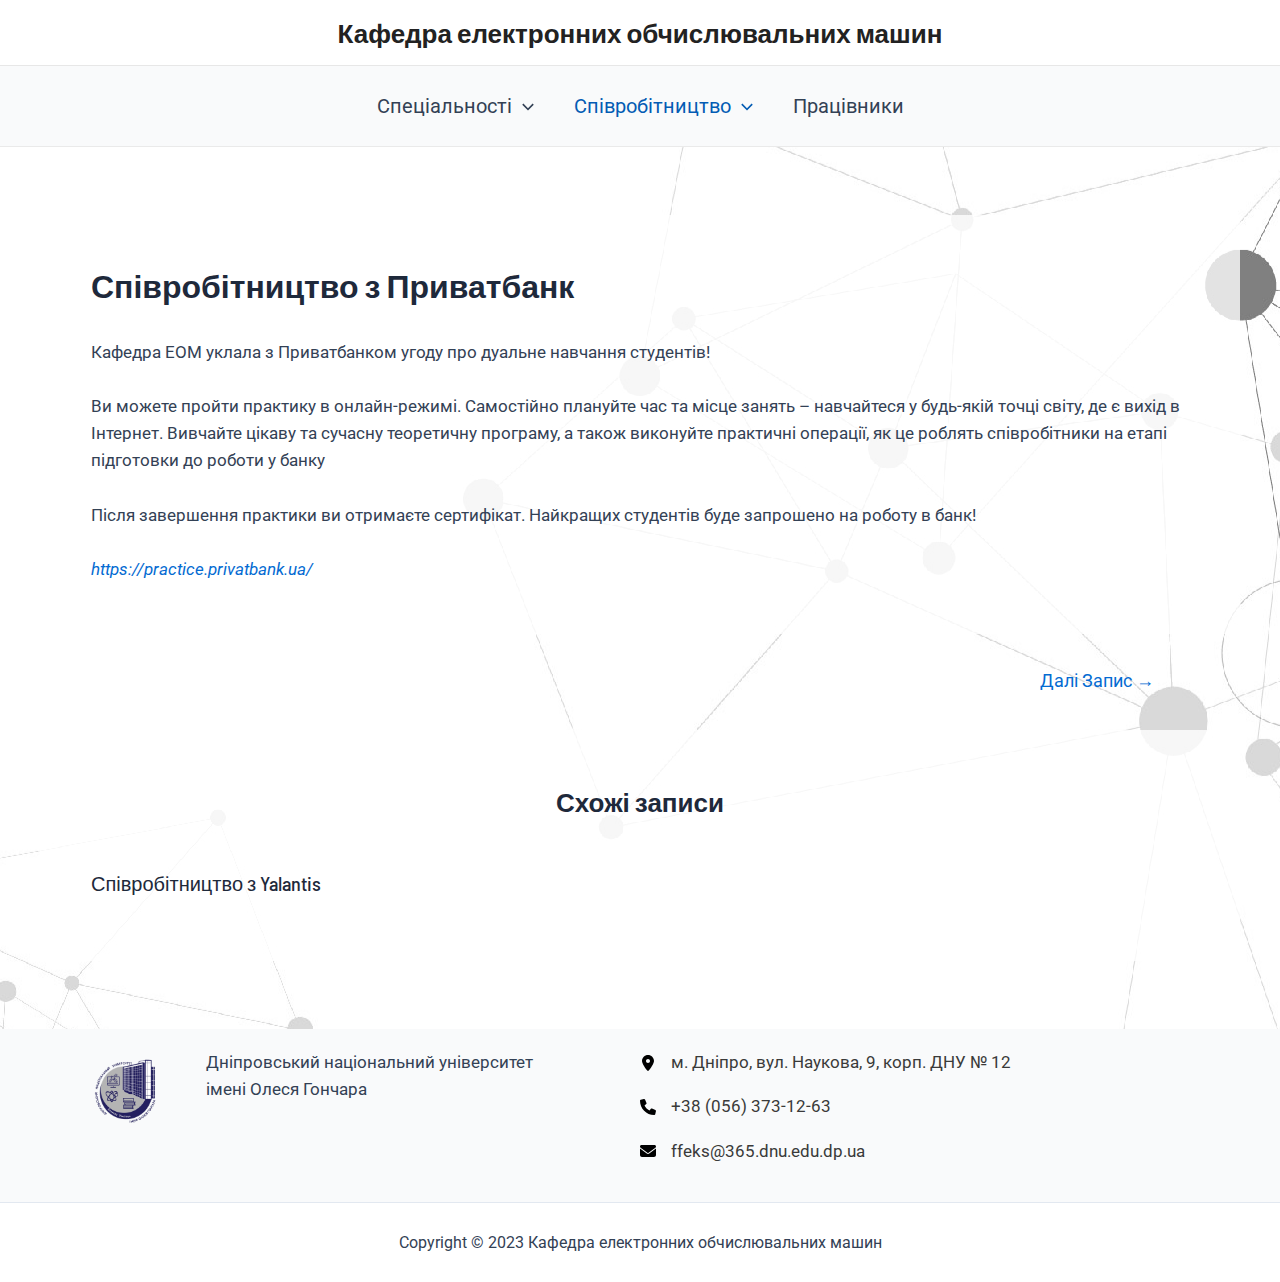
<file: blog/2023/04/09/співробітництво-з-приватбанк/index.html>
<!DOCTYPE html>
<html lang="uk">
<head>
<meta charset="UTF-8">
<meta name="viewport" content="width=device-width, initial-scale=1">
<link rel="profile" href="https://gmpg.org/xfn/11">

<title>Співробітництво з Приватбанк &#8211; Кафедра електронних обчислювальних машин</title>
<meta name="robots" content="max-image-preview:large">
<link rel="dns-prefetch" href="//fonts.googleapis.com">
<link rel="alternate" type="application/rss+xml" title="Кафедра електронних обчислювальних машин &raquo; стрічка" href="https://babaidi.github.io/keo/feed/">
<link rel="alternate" type="application/rss+xml" title="Кафедра електронних обчислювальних машин &raquo; Канал коментарів" href="https://babaidi.github.io/keo/comments/feed/">
<script>
window._wpemojiSettings = {"baseUrl":"https:\/\/s.w.org\/images\/core\/emoji\/14.0.0\/72x72\/","ext":".png","svgUrl":"https:\/\/s.w.org\/images\/core\/emoji\/14.0.0\/svg\/","svgExt":".svg","source":{"concatemoji":"https:\/\/babaidi.github.io\/keo\/wp-includes\/js\/wp-emoji-release.min.js?ver=6.2"}};
/*! This file is auto-generated */
!function(e,a,t){var n,r,o,i=a.createElement("canvas"),p=i.getContext&&i.getContext("2d");function s(e,t){p.clearRect(0,0,i.width,i.height),p.fillText(e,0,0);e=i.toDataURL();return p.clearRect(0,0,i.width,i.height),p.fillText(t,0,0),e===i.toDataURL()}function c(e){var t=a.createElement("script");t.src=e,t.defer=t.type="text/javascript",a.getElementsByTagName("head")[0].appendChild(t)}for(o=Array("flag","emoji"),t.supports={everything:!0,everythingExceptFlag:!0},r=0;r<o.length;r++)t.supports[o[r]]=function(e){if(p&&p.fillText)switch(p.textBaseline="top",p.font="600 32px Arial",e){case"flag":return s("🏳️‍⚧️","🏳️​⚧️")?!1:!s("🇺🇳","🇺​🇳")&&!s("🏴󠁧󠁢󠁥󠁮󠁧󠁿","🏴​󠁧​󠁢​󠁥​󠁮​󠁧​󠁿");case"emoji":return!s("🫱🏻‍🫲🏿","🫱🏻​🫲🏿")}return!1}(o[r]),t.supports.everything=t.supports.everything&&t.supports[o[r]],"flag"!==o[r]&&(t.supports.everythingExceptFlag=t.supports.everythingExceptFlag&&t.supports[o[r]]);t.supports.everythingExceptFlag=t.supports.everythingExceptFlag&&!t.supports.flag,t.DOMReady=!1,t.readyCallback=function(){t.DOMReady=!0},t.supports.everything||(n=function(){t.readyCallback()},a.addEventListener?(a.addEventListener("DOMContentLoaded",n,!1),e.addEventListener("load",n,!1)):(e.attachEvent("onload",n),a.attachEvent("onreadystatechange",function(){"complete"===a.readyState&&t.readyCallback()})),(e=t.source||{}).concatemoji?c(e.concatemoji):e.wpemoji&&e.twemoji&&(c(e.twemoji),c(e.wpemoji)))}(window,document,window._wpemojiSettings);
</script>
<style>img.wp-smiley,
img.emoji {
	display: inline !important;
	border: none !important;
	box-shadow: none !important;
	height: 1em !important;
	width: 1em !important;
	margin: 0 0.07em !important;
	vertical-align: -0.1em !important;
	background: none !important;
	padding: 0 !important;
}</style>
	<link rel="stylesheet" id="astra-theme-css-css" href="https://babaidi.github.io/keo/wp-content/themes/astra/assets/css/minified/main.min.css?ver=4.1.3" media="all">
<style id="astra-theme-css-inline-css">:root{--ast-container-default-xlg-padding:3em;--ast-container-default-lg-padding:3em;--ast-container-default-slg-padding:2em;--ast-container-default-md-padding:3em;--ast-container-default-sm-padding:3em;--ast-container-default-xs-padding:2.4em;--ast-container-default-xxs-padding:1.8em;--ast-code-block-background:#ECEFF3;--ast-comment-inputs-background:#F9FAFB;}html{font-size:106.25%;}a{color:var(--ast-global-color-0);}a:hover,a:focus{color:var(--ast-global-color-1);}body,button,input,select,textarea,.ast-button,.ast-custom-button{font-family:'Roboto',sans-serif;font-weight:400;font-size:17px;font-size:1rem;line-height:1.6em;text-decoration:initial;}blockquote{color:var(--ast-global-color-3);}h1,.entry-content h1,h2,.entry-content h2,h3,.entry-content h3,h4,.entry-content h4,h5,.entry-content h5,h6,.entry-content h6,.site-title,.site-title a{font-family:'Barlow Semi Condensed',sans-serif;font-weight:600;}.site-title{font-size:26px;font-size:1.5294117647059rem;display:block;}header .custom-logo-link img{max-width:40px;}.astra-logo-svg{width:40px;}.site-header .site-description{font-size:15px;font-size:0.88235294117647rem;display:none;}.entry-title{font-size:26px;font-size:1.5294117647059rem;}h1,.entry-content h1{font-size:48px;font-size:2.8235294117647rem;font-weight:600;font-family:'Barlow Semi Condensed',sans-serif;line-height:1.4em;}h2,.entry-content h2{font-size:38px;font-size:2.2352941176471rem;font-weight:600;font-family:'Barlow Semi Condensed',sans-serif;line-height:1.25em;}h3,.entry-content h3{font-size:30px;font-size:1.7647058823529rem;font-weight:600;font-family:'Barlow Semi Condensed',sans-serif;line-height:1.2em;}h4,.entry-content h4{font-size:24px;font-size:1.4117647058824rem;line-height:1.2em;font-weight:600;font-family:'Barlow Semi Condensed',sans-serif;}h5,.entry-content h5{font-size:20px;font-size:1.1764705882353rem;line-height:1.2em;font-weight:600;font-family:'Barlow Semi Condensed',sans-serif;}h6,.entry-content h6{font-size:17px;font-size:1rem;line-height:1.25em;font-weight:600;font-family:'Barlow Semi Condensed',sans-serif;}::selection{background-color:var(--ast-global-color-0);color:#ffffff;}body,h1,.entry-title a,.entry-content h1,h2,.entry-content h2,h3,.entry-content h3,h4,.entry-content h4,h5,.entry-content h5,h6,.entry-content h6{color:var(--ast-global-color-3);}.tagcloud a:hover,.tagcloud a:focus,.tagcloud a.current-item{color:#ffffff;border-color:var(--ast-global-color-0);background-color:var(--ast-global-color-0);}input:focus,input[type="text"]:focus,input[type="email"]:focus,input[type="url"]:focus,input[type="password"]:focus,input[type="reset"]:focus,input[type="search"]:focus,textarea:focus{border-color:var(--ast-global-color-0);}input[type="radio"]:checked,input[type=reset],input[type="checkbox"]:checked,input[type="checkbox"]:hover:checked,input[type="checkbox"]:focus:checked,input[type=range]::-webkit-slider-thumb{border-color:var(--ast-global-color-0);background-color:var(--ast-global-color-0);box-shadow:none;}.site-footer a:hover + .post-count,.site-footer a:focus + .post-count{background:var(--ast-global-color-0);border-color:var(--ast-global-color-0);}.single .nav-links .nav-previous,.single .nav-links .nav-next{color:var(--ast-global-color-0);}.entry-meta,.entry-meta *{line-height:1.45;color:var(--ast-global-color-0);}.entry-meta a:hover,.entry-meta a:hover *,.entry-meta a:focus,.entry-meta a:focus *,.page-links > .page-link,.page-links .page-link:hover,.post-navigation a:hover{color:var(--ast-global-color-1);}#cat option,.secondary .calendar_wrap thead a,.secondary .calendar_wrap thead a:visited{color:var(--ast-global-color-0);}.secondary .calendar_wrap #today,.ast-progress-val span{background:var(--ast-global-color-0);}.secondary a:hover + .post-count,.secondary a:focus + .post-count{background:var(--ast-global-color-0);border-color:var(--ast-global-color-0);}.calendar_wrap #today > a{color:#ffffff;}.page-links .page-link,.single .post-navigation a{color:var(--ast-global-color-0);}.ast-archive-title{color:var(--ast-global-color-2);}.widget-title{font-size:24px;font-size:1.4117647058824rem;color:var(--ast-global-color-2);}a:focus-visible,.ast-menu-toggle:focus-visible,.site .skip-link:focus-visible,.wp-block-loginout input:focus-visible,.wp-block-search.wp-block-search__button-inside .wp-block-search__inside-wrapper,.ast-header-navigation-arrow:focus-visible{outline-style:dotted;outline-color:inherit;outline-width:thin;border-color:transparent;}input:focus,input[type="text"]:focus,input[type="email"]:focus,input[type="url"]:focus,input[type="password"]:focus,input[type="reset"]:focus,input[type="search"]:focus,textarea:focus,.wp-block-search__input:focus,[data-section="section-header-mobile-trigger"] .ast-button-wrap .ast-mobile-menu-trigger-minimal:focus,.ast-mobile-popup-drawer.active .menu-toggle-close:focus,.woocommerce-ordering select.orderby:focus,#ast-scroll-top:focus,.woocommerce a.add_to_cart_button:focus,.woocommerce .button.single_add_to_cart_button:focus{border-style:dotted;border-color:inherit;border-width:thin;outline-color:transparent;}.ast-logo-title-inline .site-logo-img{padding-right:1em;}@media (max-width:921px){#ast-desktop-header{display:none;}}@media (min-width:921px){#ast-mobile-header{display:none;}}.wp-block-buttons.aligncenter{justify-content:center;}@media (max-width:921px){.ast-theme-transparent-header #primary,.ast-theme-transparent-header #secondary{padding:0;}}@media (max-width:921px){.ast-plain-container.ast-no-sidebar #primary{padding:0;}}.ast-plain-container.ast-no-sidebar #primary{margin-top:0;margin-bottom:0;}@media (min-width:1200px){.ast-plain-container.ast-no-sidebar #primary{margin-top:60px;margin-bottom:60px;}}.wp-block-button.is-style-outline .wp-block-button__link{border-color:var(--ast-global-color-0);}div.wp-block-button.is-style-outline > .wp-block-button__link:not(.has-text-color),div.wp-block-button.wp-block-button__link.is-style-outline:not(.has-text-color){color:var(--ast-global-color-0);}.wp-block-button.is-style-outline .wp-block-button__link:hover,div.wp-block-button.is-style-outline .wp-block-button__link:focus,div.wp-block-button.is-style-outline > .wp-block-button__link:not(.has-text-color):hover,div.wp-block-button.wp-block-button__link.is-style-outline:not(.has-text-color):hover{color:#ffffff;background-color:var(--ast-global-color-1);border-color:var(--ast-global-color-1);}.post-page-numbers.current .page-link,.ast-pagination .page-numbers.current{color:#ffffff;border-color:var(--ast-global-color-0);background-color:var(--ast-global-color-0);border-radius:2px;}h1.widget-title{font-weight:600;}h2.widget-title{font-weight:600;}h3.widget-title{font-weight:600;}#page{display:flex;flex-direction:column;min-height:100vh;}.ast-404-layout-1 h1.page-title{color:var(--ast-global-color-2);}.single .post-navigation a{line-height:1em;height:inherit;}.error-404 .page-sub-title{font-size:1.5rem;font-weight:inherit;}.search .site-content .content-area .search-form{margin-bottom:0;}#page .site-content{flex-grow:1;}.widget{margin-bottom:3.5em;}#secondary li{line-height:1.5em;}#secondary .wp-block-group h2{margin-bottom:0.7em;}#secondary h2{font-size:1.7rem;}.ast-separate-container .ast-article-post,.ast-separate-container .ast-article-single,.ast-separate-container .ast-comment-list li.depth-1,.ast-separate-container .comment-respond{padding:3em;}.ast-separate-container .ast-comment-list li.depth-1,.hentry{margin-bottom:2em;}.ast-separate-container .ast-archive-description,.ast-separate-container .ast-author-box{background-color:var(--ast-global-color-5);border-bottom:1px solid var(--ast-border-color);}.ast-separate-container .comments-title{padding:2em 2em 0 2em;}.ast-page-builder-template .comment-form-textarea,.ast-comment-formwrap .ast-grid-common-col{padding:0;}.ast-comment-formwrap{padding:0 20px;display:inline-flex;column-gap:20px;}.archive.ast-page-builder-template .entry-header{margin-top:2em;}.ast-page-builder-template .ast-comment-formwrap{width:100%;}.entry-title{margin-bottom:0.5em;}.ast-archive-description p{font-size:inherit;font-weight:inherit;line-height:inherit;}@media (min-width:921px){.ast-left-sidebar.ast-page-builder-template #secondary,.archive.ast-right-sidebar.ast-page-builder-template .site-main{padding-left:20px;padding-right:20px;}}@media (max-width:544px){.ast-comment-formwrap.ast-row{column-gap:10px;display:inline-block;}#ast-commentform .ast-grid-common-col{position:relative;width:100%;}}@media (min-width:1201px){.ast-separate-container .ast-article-post,.ast-separate-container .ast-article-single,.ast-separate-container .ast-author-box,.ast-separate-container .ast-404-layout-1,.ast-separate-container .no-results{padding:3em;}}@media (max-width:921px){.ast-separate-container #primary,.ast-separate-container #secondary{padding:1.5em 0;}#primary,#secondary{padding:1.5em 0;margin:0;}.ast-left-sidebar #content > .ast-container{display:flex;flex-direction:column-reverse;width:100%;}}@media (min-width:922px){.ast-separate-container.ast-right-sidebar #primary,.ast-separate-container.ast-left-sidebar #primary{border:0;}.search-no-results.ast-separate-container #primary{margin-bottom:4em;}}.wp-block-button .wp-block-button__link{color:#ffffff;}.wp-block-button .wp-block-button__link:hover,.wp-block-button .wp-block-button__link:focus{color:#ffffff;background-color:var(--ast-global-color-1);border-color:var(--ast-global-color-1);}.elementor-widget-heading h1.elementor-heading-title{line-height:1.4em;}.elementor-widget-heading h2.elementor-heading-title{line-height:1.25em;}.elementor-widget-heading h3.elementor-heading-title{line-height:1.2em;}.elementor-widget-heading h4.elementor-heading-title{line-height:1.2em;}.elementor-widget-heading h5.elementor-heading-title{line-height:1.2em;}.elementor-widget-heading h6.elementor-heading-title{line-height:1.25em;}.wp-block-button .wp-block-button__link,.wp-block-search .wp-block-search__button,body .wp-block-file .wp-block-file__button{border-color:var(--ast-global-color-0);background-color:var(--ast-global-color-0);color:#ffffff;font-family:inherit;font-weight:500;line-height:1em;font-size:16px;font-size:0.94117647058824rem;padding-top:15px;padding-right:30px;padding-bottom:15px;padding-left:30px;}@media (max-width:921px){.wp-block-button .wp-block-button__link,.wp-block-search .wp-block-search__button,body .wp-block-file .wp-block-file__button{padding-top:14px;padding-right:28px;padding-bottom:14px;padding-left:28px;}}@media (max-width:544px){.wp-block-button .wp-block-button__link,.wp-block-search .wp-block-search__button,body .wp-block-file .wp-block-file__button{padding-top:12px;padding-right:24px;padding-bottom:12px;padding-left:24px;}}.menu-toggle,button,.ast-button,.ast-custom-button,.button,input#submit,input[type="button"],input[type="submit"],input[type="reset"],form[CLASS*="wp-block-search__"].wp-block-search .wp-block-search__inside-wrapper .wp-block-search__button,body .wp-block-file .wp-block-file__button,.search .search-submit,.woocommerce a.button,.woocommerce button.button,.woocommerce .woocommerce-message a.button,.woocommerce #respond input#submit.alt,.woocommerce input.button.alt,.woocommerce input.button,.woocommerce input.button:disabled,.woocommerce input.button:disabled[disabled],.woocommerce input.button:disabled:hover,.woocommerce input.button:disabled[disabled]:hover,.woocommerce #respond input#submit,.woocommerce button.button.alt.disabled,.wc-block-grid__products .wc-block-grid__product .wp-block-button__link,.wc-block-grid__product-onsale,[CLASS*="wc-block"] button,.woocommerce-js .astra-cart-drawer .astra-cart-drawer-content .woocommerce-mini-cart__buttons .button:not(.checkout):not(.ast-continue-shopping),.woocommerce-js .astra-cart-drawer .astra-cart-drawer-content .woocommerce-mini-cart__buttons a.checkout,.woocommerce button.button.alt.disabled.wc-variation-selection-needed{border-style:solid;border-top-width:0;border-right-width:0;border-left-width:0;border-bottom-width:0;color:#ffffff;border-color:var(--ast-global-color-0);background-color:var(--ast-global-color-0);padding-top:15px;padding-right:30px;padding-bottom:15px;padding-left:30px;font-family:inherit;font-weight:500;font-size:16px;font-size:0.94117647058824rem;line-height:1em;}button:focus,.menu-toggle:hover,button:hover,.ast-button:hover,.ast-custom-button:hover .button:hover,.ast-custom-button:hover ,input[type=reset]:hover,input[type=reset]:focus,input#submit:hover,input#submit:focus,input[type="button"]:hover,input[type="button"]:focus,input[type="submit"]:hover,input[type="submit"]:focus,form[CLASS*="wp-block-search__"].wp-block-search .wp-block-search__inside-wrapper .wp-block-search__button:hover,form[CLASS*="wp-block-search__"].wp-block-search .wp-block-search__inside-wrapper .wp-block-search__button:focus,body .wp-block-file .wp-block-file__button:hover,body .wp-block-file .wp-block-file__button:focus,.woocommerce a.button:hover,.woocommerce button.button:hover,.woocommerce .woocommerce-message a.button:hover,.woocommerce #respond input#submit:hover,.woocommerce #respond input#submit.alt:hover,.woocommerce input.button.alt:hover,.woocommerce input.button:hover,.woocommerce button.button.alt.disabled:hover,.wc-block-grid__products .wc-block-grid__product .wp-block-button__link:hover,[CLASS*="wc-block"] button:hover,.woocommerce-js .astra-cart-drawer .astra-cart-drawer-content .woocommerce-mini-cart__buttons .button:not(.checkout):not(.ast-continue-shopping):hover,.woocommerce-js .astra-cart-drawer .astra-cart-drawer-content .woocommerce-mini-cart__buttons a.checkout:hover,.woocommerce button.button.alt.disabled.wc-variation-selection-needed:hover{color:#ffffff;background-color:var(--ast-global-color-1);border-color:var(--ast-global-color-1);}form[CLASS*="wp-block-search__"].wp-block-search .wp-block-search__inside-wrapper .wp-block-search__button.has-icon{padding-top:calc(15px - 3px);padding-right:calc(30px - 3px);padding-bottom:calc(15px - 3px);padding-left:calc(30px - 3px);}@media (max-width:921px){.menu-toggle,button,.ast-button,.ast-custom-button,.button,input#submit,input[type="button"],input[type="submit"],input[type="reset"],form[CLASS*="wp-block-search__"].wp-block-search .wp-block-search__inside-wrapper .wp-block-search__button,body .wp-block-file .wp-block-file__button,.search .search-submit,.woocommerce a.button,.woocommerce button.button,.woocommerce .woocommerce-message a.button,.woocommerce #respond input#submit.alt,.woocommerce input.button.alt,.woocommerce input.button,.woocommerce input.button:disabled,.woocommerce input.button:disabled[disabled],.woocommerce input.button:disabled:hover,.woocommerce input.button:disabled[disabled]:hover,.woocommerce #respond input#submit,.woocommerce button.button.alt.disabled,.wc-block-grid__products .wc-block-grid__product .wp-block-button__link,.wc-block-grid__product-onsale,[CLASS*="wc-block"] button,.woocommerce-js .astra-cart-drawer .astra-cart-drawer-content .woocommerce-mini-cart__buttons .button:not(.checkout):not(.ast-continue-shopping),.woocommerce-js .astra-cart-drawer .astra-cart-drawer-content .woocommerce-mini-cart__buttons a.checkout,.woocommerce button.button.alt.disabled.wc-variation-selection-needed{padding-top:14px;padding-right:28px;padding-bottom:14px;padding-left:28px;}}@media (max-width:544px){.menu-toggle,button,.ast-button,.ast-custom-button,.button,input#submit,input[type="button"],input[type="submit"],input[type="reset"],form[CLASS*="wp-block-search__"].wp-block-search .wp-block-search__inside-wrapper .wp-block-search__button,body .wp-block-file .wp-block-file__button,.search .search-submit,.woocommerce a.button,.woocommerce button.button,.woocommerce .woocommerce-message a.button,.woocommerce #respond input#submit.alt,.woocommerce input.button.alt,.woocommerce input.button,.woocommerce input.button:disabled,.woocommerce input.button:disabled[disabled],.woocommerce input.button:disabled:hover,.woocommerce input.button:disabled[disabled]:hover,.woocommerce #respond input#submit,.woocommerce button.button.alt.disabled,.wc-block-grid__products .wc-block-grid__product .wp-block-button__link,.wc-block-grid__product-onsale,[CLASS*="wc-block"] button,.woocommerce-js .astra-cart-drawer .astra-cart-drawer-content .woocommerce-mini-cart__buttons .button:not(.checkout):not(.ast-continue-shopping),.woocommerce-js .astra-cart-drawer .astra-cart-drawer-content .woocommerce-mini-cart__buttons a.checkout,.woocommerce button.button.alt.disabled.wc-variation-selection-needed{padding-top:12px;padding-right:24px;padding-bottom:12px;padding-left:24px;}}@media (max-width:921px){.ast-mobile-header-stack .main-header-bar .ast-search-menu-icon{display:inline-block;}.ast-header-break-point.ast-header-custom-item-outside .ast-mobile-header-stack .main-header-bar .ast-search-icon{margin:0;}.ast-comment-avatar-wrap img{max-width:2.5em;}.ast-separate-container .ast-comment-list li.depth-1{padding:1.5em 2.14em;}.ast-separate-container .comment-respond{padding:2em 2.14em;}.ast-comment-meta{padding:0 1.8888em 1.3333em;}}@media (min-width:544px){.ast-container{max-width:100%;}}@media (max-width:544px){.ast-separate-container .ast-article-post,.ast-separate-container .ast-article-single,.ast-separate-container .comments-title,.ast-separate-container .ast-archive-description{padding:1.5em 1em;}.ast-separate-container #content .ast-container{padding-left:0.54em;padding-right:0.54em;}.ast-separate-container .ast-comment-list li.depth-1{padding:1.5em 1em;margin-bottom:1.5em;}.ast-separate-container .ast-comment-list .bypostauthor{padding:.5em;}.ast-search-menu-icon.ast-dropdown-active .search-field{width:170px;}}.ast-separate-container{background-image:linear-gradient(to right,rgba(0,0,0,0),rgba(0,0,0,0)),url(https://babaidi.github.io/keo/wp-content/uploads/2023/04/Background-website-01.jpg);;background-repeat:repeat;background-position:center center;background-size:auto;background-attachment:scroll;}@media (max-width:921px){.widget-title{font-size:24px;font-size:1.4117647058824rem;}body,button,input,select,textarea,.ast-button,.ast-custom-button{font-size:17px;font-size:1rem;}#secondary,#secondary button,#secondary input,#secondary select,#secondary textarea{font-size:17px;font-size:1rem;}.site-title{display:block;}.site-header .site-description{display:none;}.entry-title{font-size:30px;}h1,.entry-content h1{font-size:40px;}h2,.entry-content h2{font-size:32px;}h3,.entry-content h3{font-size:26px;}h4,.entry-content h4{font-size:20px;font-size:1.1764705882353rem;}h5,.entry-content h5{font-size:17px;font-size:1rem;}h6,.entry-content h6{font-size:15px;font-size:0.88235294117647rem;}}@media (max-width:544px){.widget-title{font-size:24px;font-size:1.4117647058824rem;}body,button,input,select,textarea,.ast-button,.ast-custom-button{font-size:17px;font-size:1rem;}#secondary,#secondary button,#secondary input,#secondary select,#secondary textarea{font-size:17px;font-size:1rem;}.site-title{display:block;}.site-header .site-description{display:none;}.entry-title{font-size:30px;}h1,.entry-content h1{font-size:32px;}h2,.entry-content h2{font-size:25px;}h3,.entry-content h3{font-size:22px;}h4,.entry-content h4{font-size:18px;font-size:1.0588235294118rem;}h5,.entry-content h5{font-size:15px;font-size:0.88235294117647rem;}h6,.entry-content h6{font-size:13px;font-size:0.76470588235294rem;}}@media (max-width:544px){html{font-size:106.25%;}}@media (min-width:922px){.ast-container{max-width:1240px;}}@media (min-width:922px){.site-content .ast-container{display:flex;}}@media (max-width:921px){.site-content .ast-container{flex-direction:column;}}@media (min-width:922px){.main-header-menu .sub-menu .menu-item.ast-left-align-sub-menu:hover > .sub-menu,.main-header-menu .sub-menu .menu-item.ast-left-align-sub-menu.focus > .sub-menu{margin-left:-0px;}}blockquote,cite {font-style: initial;}.wp-block-file {display: flex;align-items: center;flex-wrap: wrap;justify-content: space-between;}.wp-block-pullquote {border: none;}.wp-block-pullquote blockquote::before {content: "\201D";font-family: "Helvetica",sans-serif;display: flex;transform: rotate( 180deg );font-size: 6rem;font-style: normal;line-height: 1;font-weight: bold;align-items: center;justify-content: center;}.has-text-align-right > blockquote::before {justify-content: flex-start;}.has-text-align-left > blockquote::before {justify-content: flex-end;}figure.wp-block-pullquote.is-style-solid-color blockquote {max-width: 100%;text-align: inherit;}html body {--wp--custom--ast-default-block-top-padding: 3em;--wp--custom--ast-default-block-right-padding: 3em;--wp--custom--ast-default-block-bottom-padding: 3em;--wp--custom--ast-default-block-left-padding: 3em;--wp--custom--ast-container-width: 1200px;--wp--custom--ast-content-width-size: 1200px;--wp--custom--ast-wide-width-size: calc(1200px + var(--wp--custom--ast-default-block-left-padding) + var(--wp--custom--ast-default-block-right-padding));}.ast-narrow-container {--wp--custom--ast-content-width-size: 750px;--wp--custom--ast-wide-width-size: 750px;}@media(max-width: 921px) {html body {--wp--custom--ast-default-block-top-padding: 3em;--wp--custom--ast-default-block-right-padding: 2em;--wp--custom--ast-default-block-bottom-padding: 3em;--wp--custom--ast-default-block-left-padding: 2em;}}@media(max-width: 544px) {html body {--wp--custom--ast-default-block-top-padding: 3em;--wp--custom--ast-default-block-right-padding: 1.5em;--wp--custom--ast-default-block-bottom-padding: 3em;--wp--custom--ast-default-block-left-padding: 1.5em;}}.entry-content > .wp-block-group,.entry-content > .wp-block-cover,.entry-content > .wp-block-columns {padding-top: var(--wp--custom--ast-default-block-top-padding);padding-right: var(--wp--custom--ast-default-block-right-padding);padding-bottom: var(--wp--custom--ast-default-block-bottom-padding);padding-left: var(--wp--custom--ast-default-block-left-padding);}.ast-plain-container.ast-no-sidebar .entry-content > .alignfull,.ast-page-builder-template .ast-no-sidebar .entry-content > .alignfull {margin-left: calc( -50vw + 50%);margin-right: calc( -50vw + 50%);max-width: 100vw;width: 100vw;}.ast-plain-container.ast-no-sidebar .entry-content .alignfull .alignfull,.ast-page-builder-template.ast-no-sidebar .entry-content .alignfull .alignfull,.ast-plain-container.ast-no-sidebar .entry-content .alignfull .alignwide,.ast-page-builder-template.ast-no-sidebar .entry-content .alignfull .alignwide,.ast-plain-container.ast-no-sidebar .entry-content .alignwide .alignfull,.ast-page-builder-template.ast-no-sidebar .entry-content .alignwide .alignfull,.ast-plain-container.ast-no-sidebar .entry-content .alignwide .alignwide,.ast-page-builder-template.ast-no-sidebar .entry-content .alignwide .alignwide,.ast-plain-container.ast-no-sidebar .entry-content .wp-block-column .alignfull,.ast-page-builder-template.ast-no-sidebar .entry-content .wp-block-column .alignfull,.ast-plain-container.ast-no-sidebar .entry-content .wp-block-column .alignwide,.ast-page-builder-template.ast-no-sidebar .entry-content .wp-block-column .alignwide {margin-left: auto;margin-right: auto;width: 100%;}[ast-blocks-layout] .wp-block-separator:not(.is-style-dots) {height: 0;}[ast-blocks-layout] .wp-block-separator {margin: 20px auto;}[ast-blocks-layout] .wp-block-separator:not(.is-style-wide):not(.is-style-dots) {max-width: 100px;}[ast-blocks-layout] .wp-block-separator.has-background {padding: 0;}.entry-content[ast-blocks-layout] > * {max-width: var(--wp--custom--ast-content-width-size);margin-left: auto;margin-right: auto;}.entry-content[ast-blocks-layout] > .alignwide {max-width: var(--wp--custom--ast-wide-width-size);}.entry-content[ast-blocks-layout] .alignfull {max-width: none;}.entry-content .wp-block-columns {margin-bottom: 0;}blockquote {margin: 1.5em;border: none;}.wp-block-quote:not(.has-text-align-right):not(.has-text-align-center) {border-left: 5px solid rgba(0,0,0,0.05);}.has-text-align-right > blockquote,blockquote.has-text-align-right {border-right: 5px solid rgba(0,0,0,0.05);}.has-text-align-left > blockquote,blockquote.has-text-align-left {border-left: 5px solid rgba(0,0,0,0.05);}.wp-block-site-tagline,.wp-block-latest-posts .read-more {margin-top: 15px;}.wp-block-loginout p label {display: block;}.wp-block-loginout p:not(.login-remember):not(.login-submit) input {width: 100%;}.wp-block-loginout input:focus {border-color: transparent;}.wp-block-loginout input:focus {outline: thin dotted;}.entry-content .wp-block-media-text .wp-block-media-text__content {padding: 0 0 0 8%;}.entry-content .wp-block-media-text.has-media-on-the-right .wp-block-media-text__content {padding: 0 8% 0 0;}.entry-content .wp-block-media-text.has-background .wp-block-media-text__content {padding: 8%;}.entry-content .wp-block-cover:not([class*="background-color"]) .wp-block-cover__inner-container,.entry-content .wp-block-cover:not([class*="background-color"]) .wp-block-cover-image-text,.entry-content .wp-block-cover:not([class*="background-color"]) .wp-block-cover-text,.entry-content .wp-block-cover-image:not([class*="background-color"]) .wp-block-cover__inner-container,.entry-content .wp-block-cover-image:not([class*="background-color"]) .wp-block-cover-image-text,.entry-content .wp-block-cover-image:not([class*="background-color"]) .wp-block-cover-text {color: var(--ast-global-color-5);}.wp-block-loginout .login-remember input {width: 1.1rem;height: 1.1rem;margin: 0 5px 4px 0;vertical-align: middle;}.wp-block-latest-posts > li > *:first-child,.wp-block-latest-posts:not(.is-grid) > li:first-child {margin-top: 0;}.wp-block-search__inside-wrapper .wp-block-search__input {padding: 0 10px;color: var(--ast-global-color-3);background: var(--ast-global-color-5);border-color: var(--ast-border-color);}.wp-block-latest-posts .read-more {margin-bottom: 1.5em;}.wp-block-search__no-button .wp-block-search__inside-wrapper .wp-block-search__input {padding-top: 5px;padding-bottom: 5px;}.wp-block-latest-posts .wp-block-latest-posts__post-date,.wp-block-latest-posts .wp-block-latest-posts__post-author {font-size: 1rem;}.wp-block-latest-posts > li > *,.wp-block-latest-posts:not(.is-grid) > li {margin-top: 12px;margin-bottom: 12px;}.ast-page-builder-template .entry-content[ast-blocks-layout] > *,.ast-page-builder-template .entry-content[ast-blocks-layout] > .alignfull > * {max-width: none;}.ast-page-builder-template .entry-content[ast-blocks-layout] > .alignwide > * {max-width: var(--wp--custom--ast-wide-width-size);}.ast-page-builder-template .entry-content[ast-blocks-layout] > .inherit-container-width > *,.ast-page-builder-template .entry-content[ast-blocks-layout] > * > *,.entry-content[ast-blocks-layout] > .wp-block-cover .wp-block-cover__inner-container {max-width: var(--wp--custom--ast-content-width-size);margin-left: auto;margin-right: auto;}.entry-content[ast-blocks-layout] .wp-block-cover:not(.alignleft):not(.alignright) {width: auto;}@media(max-width: 1200px) {.ast-separate-container .entry-content > .alignfull,.ast-separate-container .entry-content[ast-blocks-layout] > .alignwide,.ast-plain-container .entry-content[ast-blocks-layout] > .alignwide,.ast-plain-container .entry-content .alignfull {margin-left: calc(-1 * min(var(--ast-container-default-xlg-padding),20px)) ;margin-right: calc(-1 * min(var(--ast-container-default-xlg-padding),20px));}}@media(min-width: 1201px) {.ast-separate-container .entry-content > .alignfull {margin-left: calc(-1 * var(--ast-container-default-xlg-padding) );margin-right: calc(-1 * var(--ast-container-default-xlg-padding) );}.ast-separate-container .entry-content[ast-blocks-layout] > .alignwide,.ast-plain-container .entry-content[ast-blocks-layout] > .alignwide {margin-left: calc(-1 * var(--wp--custom--ast-default-block-left-padding) );margin-right: calc(-1 * var(--wp--custom--ast-default-block-right-padding) );}}@media(min-width: 921px) {.ast-separate-container .entry-content .wp-block-group.alignwide:not(.inherit-container-width) > :where(:not(.alignleft):not(.alignright)),.ast-plain-container .entry-content .wp-block-group.alignwide:not(.inherit-container-width) > :where(:not(.alignleft):not(.alignright)) {max-width: calc( var(--wp--custom--ast-content-width-size) + 80px );}.ast-plain-container.ast-right-sidebar .entry-content[ast-blocks-layout] .alignfull,.ast-plain-container.ast-left-sidebar .entry-content[ast-blocks-layout] .alignfull {margin-left: -60px;margin-right: -60px;}}@media(min-width: 544px) {.entry-content > .alignleft {margin-right: 20px;}.entry-content > .alignright {margin-left: 20px;}}@media (max-width:544px){.wp-block-columns .wp-block-column:not(:last-child){margin-bottom:20px;}.wp-block-latest-posts{margin:0;}}@media( max-width: 600px ) {.entry-content .wp-block-media-text .wp-block-media-text__content,.entry-content .wp-block-media-text.has-media-on-the-right .wp-block-media-text__content {padding: 8% 0 0;}.entry-content .wp-block-media-text.has-background .wp-block-media-text__content {padding: 8%;}}.ast-separate-container .entry-content .uagb-is-root-container {padding-left: 0;}.ast-page-builder-template .entry-header {padding-left: 0;}@media(min-width: 1201px) {.ast-separate-container .entry-content > .uagb-is-root-container {margin-left: 0;margin-right: 0;}}.ast-narrow-container .site-content .wp-block-uagb-image--align-full .wp-block-uagb-image__figure {max-width: 100%;margin-left: auto;margin-right: auto;}.entry-content ul,.entry-content ol {padding: revert;margin: revert;}:root .has-ast-global-color-0-color{color:var(--ast-global-color-0);}:root .has-ast-global-color-0-background-color{background-color:var(--ast-global-color-0);}:root .wp-block-button .has-ast-global-color-0-color{color:var(--ast-global-color-0);}:root .wp-block-button .has-ast-global-color-0-background-color{background-color:var(--ast-global-color-0);}:root .has-ast-global-color-1-color{color:var(--ast-global-color-1);}:root .has-ast-global-color-1-background-color{background-color:var(--ast-global-color-1);}:root .wp-block-button .has-ast-global-color-1-color{color:var(--ast-global-color-1);}:root .wp-block-button .has-ast-global-color-1-background-color{background-color:var(--ast-global-color-1);}:root .has-ast-global-color-2-color{color:var(--ast-global-color-2);}:root .has-ast-global-color-2-background-color{background-color:var(--ast-global-color-2);}:root .wp-block-button .has-ast-global-color-2-color{color:var(--ast-global-color-2);}:root .wp-block-button .has-ast-global-color-2-background-color{background-color:var(--ast-global-color-2);}:root .has-ast-global-color-3-color{color:var(--ast-global-color-3);}:root .has-ast-global-color-3-background-color{background-color:var(--ast-global-color-3);}:root .wp-block-button .has-ast-global-color-3-color{color:var(--ast-global-color-3);}:root .wp-block-button .has-ast-global-color-3-background-color{background-color:var(--ast-global-color-3);}:root .has-ast-global-color-4-color{color:var(--ast-global-color-4);}:root .has-ast-global-color-4-background-color{background-color:var(--ast-global-color-4);}:root .wp-block-button .has-ast-global-color-4-color{color:var(--ast-global-color-4);}:root .wp-block-button .has-ast-global-color-4-background-color{background-color:var(--ast-global-color-4);}:root .has-ast-global-color-5-color{color:var(--ast-global-color-5);}:root .has-ast-global-color-5-background-color{background-color:var(--ast-global-color-5);}:root .wp-block-button .has-ast-global-color-5-color{color:var(--ast-global-color-5);}:root .wp-block-button .has-ast-global-color-5-background-color{background-color:var(--ast-global-color-5);}:root .has-ast-global-color-6-color{color:var(--ast-global-color-6);}:root .has-ast-global-color-6-background-color{background-color:var(--ast-global-color-6);}:root .wp-block-button .has-ast-global-color-6-color{color:var(--ast-global-color-6);}:root .wp-block-button .has-ast-global-color-6-background-color{background-color:var(--ast-global-color-6);}:root .has-ast-global-color-7-color{color:var(--ast-global-color-7);}:root .has-ast-global-color-7-background-color{background-color:var(--ast-global-color-7);}:root .wp-block-button .has-ast-global-color-7-color{color:var(--ast-global-color-7);}:root .wp-block-button .has-ast-global-color-7-background-color{background-color:var(--ast-global-color-7);}:root .has-ast-global-color-8-color{color:var(--ast-global-color-8);}:root .has-ast-global-color-8-background-color{background-color:var(--ast-global-color-8);}:root .wp-block-button .has-ast-global-color-8-color{color:var(--ast-global-color-8);}:root .wp-block-button .has-ast-global-color-8-background-color{background-color:var(--ast-global-color-8);}:root{--ast-global-color-0:#046bd2;--ast-global-color-1:#045cb4;--ast-global-color-2:#1e293b;--ast-global-color-3:#334155;--ast-global-color-4:#f9fafb;--ast-global-color-5:#FFFFFF;--ast-global-color-6:#e2e8f0;--ast-global-color-7:#cbd5e1;--ast-global-color-8:#94a3b8;}:root {--ast-border-color : var(--ast-global-color-6);}.ast-single-entry-banner {-js-display: flex;display: flex;flex-direction: column;justify-content: center;text-align: center;position: relative;background: #eeeeee;}.ast-single-entry-banner[data-banner-layout="layout-1"] {max-width: 1200px;background: inherit;padding: 20px 0;}.ast-single-entry-banner[data-banner-width-type="custom"] {margin: 0 auto;width: 100%;}.ast-single-entry-banner + .site-content .entry-header {margin-bottom: 0;}header.entry-header:not(.related-entry-header) .entry-title{font-weight:600;font-size:32px;font-size:1.8823529411765rem;}header.entry-header:not(.related-entry-header) > *:not(:last-child){margin-bottom:10px;}.ast-archive-entry-banner {-js-display: flex;display: flex;flex-direction: column;justify-content: center;text-align: center;position: relative;background: #eeeeee;}.ast-archive-entry-banner[data-banner-width-type="custom"] {margin: 0 auto;width: 100%;}.ast-archive-entry-banner[data-banner-layout="layout-1"] {background: inherit;padding: 20px 0;text-align: left;}body.archive .ast-archive-description{max-width:1200px;width:100%;text-align:left;padding-top:3em;padding-right:3em;padding-bottom:3em;padding-left:3em;}body.archive .ast-archive-description .ast-archive-title,body.archive .ast-archive-description .ast-archive-title *{font-weight:600;font-size:32px;font-size:1.8823529411765rem;}body.archive .ast-archive-description > *:not(:last-child){margin-bottom:10px;}@media (max-width:921px){body.archive .ast-archive-description{text-align:left;}}@media (max-width:544px){body.archive .ast-archive-description{text-align:left;}}.ast-breadcrumbs .trail-browse,.ast-breadcrumbs .trail-items,.ast-breadcrumbs .trail-items li{display:inline-block;margin:0;padding:0;border:none;background:inherit;text-indent:0;}.ast-breadcrumbs .trail-browse{font-size:inherit;font-style:inherit;font-weight:inherit;color:inherit;}.ast-breadcrumbs .trail-items{list-style:none;}.trail-items li::after{padding:0 0.3em;content:"\00bb";}.trail-items li:last-of-type::after{display:none;}h1,.entry-content h1,h2,.entry-content h2,h3,.entry-content h3,h4,.entry-content h4,h5,.entry-content h5,h6,.entry-content h6{color:var(--ast-global-color-2);}.entry-title a{color:var(--ast-global-color-2);}@media (max-width:921px){.ast-builder-grid-row-container.ast-builder-grid-row-tablet-3-firstrow .ast-builder-grid-row > *:first-child,.ast-builder-grid-row-container.ast-builder-grid-row-tablet-3-lastrow .ast-builder-grid-row > *:last-child{grid-column:1 / -1;}}@media (max-width:544px){.ast-builder-grid-row-container.ast-builder-grid-row-mobile-3-firstrow .ast-builder-grid-row > *:first-child,.ast-builder-grid-row-container.ast-builder-grid-row-mobile-3-lastrow .ast-builder-grid-row > *:last-child{grid-column:1 / -1;}}.ast-builder-layout-element[data-section="title_tagline"]{display:flex;}@media (max-width:921px){.ast-header-break-point .ast-builder-layout-element[data-section="title_tagline"]{display:flex;}}@media (max-width:544px){.ast-header-break-point .ast-builder-layout-element[data-section="title_tagline"]{display:flex;}}.ast-builder-menu-1{font-family:inherit;font-weight:400;}.ast-builder-menu-1 .menu-item > .menu-link{font-size:20px;font-size:1.1764705882353rem;color:var(--ast-global-color-3);}.ast-builder-menu-1 .menu-item > .ast-menu-toggle{color:var(--ast-global-color-3);}.ast-builder-menu-1 .menu-item:hover > .menu-link,.ast-builder-menu-1 .inline-on-mobile .menu-item:hover > .ast-menu-toggle{color:var(--ast-global-color-1);}.ast-builder-menu-1 .menu-item:hover > .ast-menu-toggle{color:var(--ast-global-color-1);}.ast-builder-menu-1 .menu-item.current-menu-item > .menu-link,.ast-builder-menu-1 .inline-on-mobile .menu-item.current-menu-item > .ast-menu-toggle,.ast-builder-menu-1 .current-menu-ancestor > .menu-link{color:var(--ast-global-color-1);}.ast-builder-menu-1 .menu-item.current-menu-item > .ast-menu-toggle{color:var(--ast-global-color-1);}.ast-builder-menu-1 .sub-menu,.ast-builder-menu-1 .inline-on-mobile .sub-menu{border-top-width:0px;border-bottom-width:0px;border-right-width:0px;border-left-width:0px;border-color:var(--ast-global-color-0);border-style:solid;}.ast-builder-menu-1 .main-header-menu > .menu-item > .sub-menu,.ast-builder-menu-1 .main-header-menu > .menu-item > .astra-full-megamenu-wrapper{margin-top:0px;}.ast-desktop .ast-builder-menu-1 .main-header-menu > .menu-item > .sub-menu:before,.ast-desktop .ast-builder-menu-1 .main-header-menu > .menu-item > .astra-full-megamenu-wrapper:before{height:calc( 0px + 5px );}.ast-desktop .ast-builder-menu-1 .menu-item .sub-menu .menu-link{border-style:none;}@media (max-width:921px){.ast-header-break-point .ast-builder-menu-1 .menu-item.menu-item-has-children > .ast-menu-toggle{top:0;}.ast-builder-menu-1 .menu-item-has-children > .menu-link:after{content:unset;}.ast-builder-menu-1 .main-header-menu > .menu-item > .sub-menu,.ast-builder-menu-1 .main-header-menu > .menu-item > .astra-full-megamenu-wrapper{margin-top:0;}}@media (max-width:544px){.ast-header-break-point .ast-builder-menu-1 .menu-item.menu-item-has-children > .ast-menu-toggle{top:0;}.ast-builder-menu-1 .main-header-menu > .menu-item > .sub-menu,.ast-builder-menu-1 .main-header-menu > .menu-item > .astra-full-megamenu-wrapper{margin-top:0;}}.ast-builder-menu-1{display:flex;}@media (max-width:921px){.ast-header-break-point .ast-builder-menu-1{display:flex;}}@media (max-width:544px){.ast-header-break-point .ast-builder-menu-1{display:flex;}}.site-below-footer-wrap{padding-top:20px;padding-bottom:20px;}.site-below-footer-wrap[data-section="section-below-footer-builder"]{background-color:var(--ast-global-color-5);;background-image:none;;min-height:80px;border-style:solid;border-width:0px;border-top-width:1px;border-top-color:var(--ast-global-color-6);}.site-below-footer-wrap[data-section="section-below-footer-builder"] .ast-builder-grid-row{max-width:1200px;margin-left:auto;margin-right:auto;}.site-below-footer-wrap[data-section="section-below-footer-builder"] .ast-builder-grid-row,.site-below-footer-wrap[data-section="section-below-footer-builder"] .site-footer-section{align-items:flex-start;}.site-below-footer-wrap[data-section="section-below-footer-builder"].ast-footer-row-inline .site-footer-section{display:flex;margin-bottom:0;}.ast-builder-grid-row-full .ast-builder-grid-row{grid-template-columns:1fr;}@media (max-width:921px){.site-below-footer-wrap[data-section="section-below-footer-builder"].ast-footer-row-tablet-inline .site-footer-section{display:flex;margin-bottom:0;}.site-below-footer-wrap[data-section="section-below-footer-builder"].ast-footer-row-tablet-stack .site-footer-section{display:block;margin-bottom:10px;}.ast-builder-grid-row-container.ast-builder-grid-row-tablet-full .ast-builder-grid-row{grid-template-columns:1fr;}}@media (max-width:544px){.site-below-footer-wrap[data-section="section-below-footer-builder"].ast-footer-row-mobile-inline .site-footer-section{display:flex;margin-bottom:0;}.site-below-footer-wrap[data-section="section-below-footer-builder"].ast-footer-row-mobile-stack .site-footer-section{display:block;margin-bottom:10px;}.ast-builder-grid-row-container.ast-builder-grid-row-mobile-full .ast-builder-grid-row{grid-template-columns:1fr;}}.site-below-footer-wrap[data-section="section-below-footer-builder"]{display:grid;}@media (max-width:921px){.ast-header-break-point .site-below-footer-wrap[data-section="section-below-footer-builder"]{display:grid;}}@media (max-width:544px){.ast-header-break-point .site-below-footer-wrap[data-section="section-below-footer-builder"]{display:grid;}}.ast-footer-copyright{text-align:center;}.ast-footer-copyright {color:var(--ast-global-color-3);}@media (max-width:921px){.ast-footer-copyright{text-align:center;}}@media (max-width:544px){.ast-footer-copyright{text-align:center;}}.ast-footer-copyright {font-size:16px;font-size:0.94117647058824rem;}.ast-footer-copyright.ast-builder-layout-element{display:flex;}@media (max-width:921px){.ast-header-break-point .ast-footer-copyright.ast-builder-layout-element{display:flex;}}@media (max-width:544px){.ast-header-break-point .ast-footer-copyright.ast-builder-layout-element{display:flex;}}.site-above-footer-wrap{padding-top:20px;padding-bottom:20px;}.site-above-footer-wrap[data-section="section-above-footer-builder"]{background-color:var(--ast-global-color-4);;background-image:none;;min-height:60px;}.site-above-footer-wrap[data-section="section-above-footer-builder"] .ast-builder-grid-row{grid-column-gap:0px;max-width:100%;padding-left:35px;padding-right:35px;}.site-above-footer-wrap[data-section="section-above-footer-builder"] .ast-builder-grid-row,.site-above-footer-wrap[data-section="section-above-footer-builder"] .site-footer-section{align-items:flex-start;}.site-above-footer-wrap[data-section="section-above-footer-builder"].ast-footer-row-inline .site-footer-section{display:flex;margin-bottom:0;}.ast-builder-grid-row-2-equal .ast-builder-grid-row{grid-template-columns:repeat( 2,1fr );}@media (max-width:921px){.site-above-footer-wrap[data-section="section-above-footer-builder"].ast-footer-row-tablet-inline .site-footer-section{display:flex;margin-bottom:0;}.site-above-footer-wrap[data-section="section-above-footer-builder"].ast-footer-row-tablet-stack .site-footer-section{display:block;margin-bottom:10px;}.ast-builder-grid-row-container.ast-builder-grid-row-tablet-2-equal .ast-builder-grid-row{grid-template-columns:repeat( 2,1fr );}}@media (max-width:544px){.site-above-footer-wrap[data-section="section-above-footer-builder"].ast-footer-row-mobile-inline .site-footer-section{display:flex;margin-bottom:0;}.site-above-footer-wrap[data-section="section-above-footer-builder"].ast-footer-row-mobile-stack .site-footer-section{display:block;margin-bottom:10px;}.ast-builder-grid-row-container.ast-builder-grid-row-mobile-full .ast-builder-grid-row{grid-template-columns:1fr;}}.site-above-footer-wrap[data-section="section-above-footer-builder"]{padding-top:20px;padding-bottom:20px;padding-left:50px;padding-right:50px;}.site-above-footer-wrap[data-section="section-above-footer-builder"]{display:grid;}@media (max-width:921px){.ast-header-break-point .site-above-footer-wrap[data-section="section-above-footer-builder"]{display:grid;}}@media (max-width:544px){.ast-header-break-point .site-above-footer-wrap[data-section="section-above-footer-builder"]{display:grid;}}.footer-widget-area[data-section="sidebar-widgets-footer-widget-1"].footer-widget-area-inner{text-align:left;}.footer-widget-area[data-section="sidebar-widgets-footer-widget-2"].footer-widget-area-inner{text-align:left;}.footer-widget-area.widget-area.site-footer-focus-item{width:auto;}.footer-widget-area[data-section="sidebar-widgets-footer-widget-1"]{display:block;}@media (max-width:921px){.ast-header-break-point .footer-widget-area[data-section="sidebar-widgets-footer-widget-1"]{display:block;}}@media (max-width:544px){.ast-header-break-point .footer-widget-area[data-section="sidebar-widgets-footer-widget-1"]{display:block;}}.footer-widget-area[data-section="sidebar-widgets-footer-widget-2"]{display:block;}@media (max-width:921px){.ast-header-break-point .footer-widget-area[data-section="sidebar-widgets-footer-widget-2"]{display:block;}}@media (max-width:544px){.ast-header-break-point .footer-widget-area[data-section="sidebar-widgets-footer-widget-2"]{display:block;}}.ast-header-break-point .main-header-bar{border-bottom-width:1px;}@media (min-width:922px){.main-header-bar{border-bottom-width:1px;}}.main-header-menu .menu-item, #astra-footer-menu .menu-item, .main-header-bar .ast-masthead-custom-menu-items{-js-display:flex;display:flex;-webkit-box-pack:center;-webkit-justify-content:center;-moz-box-pack:center;-ms-flex-pack:center;justify-content:center;-webkit-box-orient:vertical;-webkit-box-direction:normal;-webkit-flex-direction:column;-moz-box-orient:vertical;-moz-box-direction:normal;-ms-flex-direction:column;flex-direction:column;}.main-header-menu > .menu-item > .menu-link, #astra-footer-menu > .menu-item > .menu-link{height:100%;-webkit-box-align:center;-webkit-align-items:center;-moz-box-align:center;-ms-flex-align:center;align-items:center;-js-display:flex;display:flex;}.ast-header-break-point .main-navigation ul .menu-item .menu-link .icon-arrow:first-of-type svg{top:.2em;margin-top:0px;margin-left:0px;width:.65em;transform:translate(0, -2px) rotateZ(270deg);}.ast-mobile-popup-content .ast-submenu-expanded > .ast-menu-toggle{transform:rotateX(180deg);overflow-y:auto;}.ast-separate-container .blog-layout-1, .ast-separate-container .blog-layout-2, .ast-separate-container .blog-layout-3{background-color:transparent;background-image:none;}.ast-separate-container .ast-article-post{background-color:rgba(255,255,255,0.78);;background-image:none;;}@media (max-width:921px){.ast-separate-container .ast-article-post{background-color:var(--ast-global-color-5);;background-image:none;;}}@media (max-width:544px){.ast-separate-container .ast-article-post{background-color:var(--ast-global-color-5);;background-image:none;;}}.ast-separate-container .ast-article-single:not(.ast-related-post), .ast-separate-container .comments-area .comment-respond,.ast-separate-container .comments-area .ast-comment-list li, .ast-separate-container .ast-woocommerce-container, .ast-separate-container .error-404, .ast-separate-container .no-results, .single.ast-separate-container .site-main .ast-author-meta, .ast-separate-container .related-posts-title-wrapper, .ast-separate-container.ast-two-container #secondary .widget,.ast-separate-container .comments-count-wrapper, .ast-box-layout.ast-plain-container .site-content,.ast-padded-layout.ast-plain-container .site-content, .ast-separate-container .comments-area .comments-title, .ast-narrow-container .site-content{background-color:rgba(255,255,255,0.78);;background-image:none;;}@media (max-width:921px){.ast-separate-container .ast-article-single:not(.ast-related-post), .ast-separate-container .comments-area .comment-respond,.ast-separate-container .comments-area .ast-comment-list li, .ast-separate-container .ast-woocommerce-container, .ast-separate-container .error-404, .ast-separate-container .no-results, .single.ast-separate-container .site-main .ast-author-meta, .ast-separate-container .related-posts-title-wrapper, .ast-separate-container.ast-two-container #secondary .widget,.ast-separate-container .comments-count-wrapper, .ast-box-layout.ast-plain-container .site-content,.ast-padded-layout.ast-plain-container .site-content, .ast-separate-container .comments-area .comments-title, .ast-narrow-container .site-content{background-color:var(--ast-global-color-5);;background-image:none;;}}@media (max-width:544px){.ast-separate-container .ast-article-single:not(.ast-related-post), .ast-separate-container .comments-area .comment-respond,.ast-separate-container .comments-area .ast-comment-list li, .ast-separate-container .ast-woocommerce-container, .ast-separate-container .error-404, .ast-separate-container .no-results, .single.ast-separate-container .site-main .ast-author-meta, .ast-separate-container .related-posts-title-wrapper, .ast-separate-container.ast-two-container #secondary .widget,.ast-separate-container .comments-count-wrapper, .ast-box-layout.ast-plain-container .site-content,.ast-padded-layout.ast-plain-container .site-content, .ast-separate-container .comments-area .comments-title, .ast-narrow-container .site-content{background-color:var(--ast-global-color-5);;background-image:none;;}}.ast-plain-container, .ast-page-builder-template{background-color:rgba(255,255,255,0.78);;background-image:none;;}@media (max-width:921px){.ast-plain-container, .ast-page-builder-template{background-color:var(--ast-global-color-5);;background-image:none;;}}@media (max-width:544px){.ast-plain-container, .ast-page-builder-template{background-color:var(--ast-global-color-5);;background-image:none;;}}
		.ast-related-post-title, .entry-meta * {
			word-break: break-word;
		}
		.ast-page-builder-template .ast-related-post .entry-header, .ast-related-post-content .entry-header, .ast-related-post-content .entry-meta {
			margin: 1em auto 1em auto;
			padding: 0;
		}
		.ast-related-posts-wrapper {
			display: grid;
			grid-column-gap: 25px;
			grid-row-gap: 25px;
		}
		.ast-related-posts-wrapper .ast-related-post, .ast-related-post-featured-section {
			padding: 0;
			margin: 0;
			width: 100%;
			position: relative;
		}
		.ast-related-posts-inner-section {
			height: 100%;
		}
		.post-has-thumb + .entry-header, .post-has-thumb + .entry-content {
			margin-top: 1em;
		}
		.ast-related-post-content .entry-meta {
			margin-top: 0.5em;
		}
		.ast-related-posts-inner-section .post-thumb-img-content {
			margin: 0;
			position: relative;
		}
		
				.ast-single-related-posts-container {
					border-top: 1px solid var(--ast-border-color);
					margin: 2em 0 0;
				}
				.ast-separate-container .ast-single-related-posts-container {
					border-top: 0;
				}
				.ast-single-related-posts-container {
					padding-top: 2em;
				}
				.ast-related-posts-title-section, .single .site-main .ast-author-meta .about-author-title-wrapper {
					padding-bottom: 2em;
				}
				.ast-page-builder-template .ast-single-related-posts-container {
					margin: 0;
					padding-left: 20px;
					padding-right: 20px;
				}
				.ast-separate-container .ast-single-related-posts-container {
					padding: 3em;
				}
				@media (max-width: 544px) {
					.ast-separate-container .ast-single-related-posts-container {
						padding: 1.5em 1em;
					}
					.ast-related-posts-title-section, .single .site-main .ast-author-meta .about-author-title-wrapper {
						padding-bottom: 1.5em;
					}
				}
			.ast-single-related-posts-container .ast-related-posts-wrapper{grid-template-columns:repeat( 2, 1fr );}.ast-related-posts-inner-section .ast-date-meta .posted-on, .ast-related-posts-inner-section .ast-date-meta .posted-on *{background:var(--ast-global-color-0);color:#ffffff;}.ast-related-posts-inner-section .ast-date-meta .posted-on .date-month, .ast-related-posts-inner-section .ast-date-meta .posted-on .date-year{color:#ffffff;}.ast-single-related-posts-container{background-color:rgba(255,255,255,0.78);;background-image:none;;}.ast-related-posts-title{color:var(--ast-global-color-2);font-size:26px;font-size:1.5294117647059rem;line-height:1.6em;}.ast-related-posts-title-section .ast-related-posts-title{text-align:center;}.ast-related-post-content .entry-header .ast-related-post-title, .ast-related-post-content .entry-header .ast-related-post-title a{color:var(--ast-global-color-2);font-weight:500;font-size:20px;font-size:1.1764705882353rem;line-height:1em;}.ast-related-post-content .entry-meta, .ast-related-post-content .entry-meta *{font-size:14px;font-size:0.82352941176471rem;line-height:1.6em;}.ast-related-post-excerpt{color:var(--ast-global-color-2);}@media (max-width:921px){.ast-single-related-posts-container .ast-related-posts-wrapper .ast-related-post{width:100%;}.ast-single-related-posts-container .ast-related-posts-wrapper{grid-template-columns:repeat( 2, 1fr );}.ast-single-related-posts-container{background-color:rgba(255,255,255,0.78);;background-image:none;;}}@media (max-width:544px){.ast-single-related-posts-container .ast-related-posts-wrapper{grid-template-columns:1fr;}.ast-single-related-posts-container{background-color:rgba(255,255,255,0.78);;background-image:none;;}}
		#ast-scroll-top {
			display: none;
			position: fixed;
			text-align: center;
			cursor: pointer;
			z-index: 99;
			width: 2.1em;
			height: 2.1em;
			line-height: 2.1;
			color: #ffffff;
			border-radius: 2px;
			content: "";
			outline: inherit;
		}
		@media (min-width: 769px) {
			#ast-scroll-top {
				content: "769";
			}
		}
		#ast-scroll-top .ast-icon.icon-arrow svg {
			margin-left: 0px;
			vertical-align: middle;
			transform: translate(0, -20%) rotate(180deg);
			width: 1.6em;
		}
		.ast-scroll-to-top-right {
			right: 30px;
			bottom: 30px;
		}
		.ast-scroll-to-top-left {
			left: 30px;
			bottom: 30px;
		}
	#ast-scroll-top{color:rgba(0,0,0,0.64);background-color:rgba(0,0,0,0);font-size:20px;font-size:1.1764705882353rem;}#ast-scroll-top:hover{color:#000000;}@media (max-width:921px){#ast-scroll-top .ast-icon.icon-arrow svg{width:1em;}}.ast-mobile-header-content > *,.ast-desktop-header-content > * {padding: 10px 0;height: auto;}.ast-mobile-header-content > *:first-child,.ast-desktop-header-content > *:first-child {padding-top: 10px;}.ast-mobile-header-content > .ast-builder-menu,.ast-desktop-header-content > .ast-builder-menu {padding-top: 0;}.ast-mobile-header-content > *:last-child,.ast-desktop-header-content > *:last-child {padding-bottom: 0;}.ast-mobile-header-content .ast-search-menu-icon.ast-inline-search label,.ast-desktop-header-content .ast-search-menu-icon.ast-inline-search label {width: 100%;}.ast-desktop-header-content .main-header-bar-navigation .ast-submenu-expanded > .ast-menu-toggle::before {transform: rotateX(180deg);}#ast-desktop-header .ast-desktop-header-content,.ast-mobile-header-content .ast-search-icon,.ast-desktop-header-content .ast-search-icon,.ast-mobile-header-wrap .ast-mobile-header-content,.ast-main-header-nav-open.ast-popup-nav-open .ast-mobile-header-wrap .ast-mobile-header-content,.ast-main-header-nav-open.ast-popup-nav-open .ast-desktop-header-content {display: none;}.ast-main-header-nav-open.ast-header-break-point #ast-desktop-header .ast-desktop-header-content,.ast-main-header-nav-open.ast-header-break-point .ast-mobile-header-wrap .ast-mobile-header-content {display: block;}.ast-desktop .ast-desktop-header-content .astra-menu-animation-slide-up > .menu-item > .sub-menu,.ast-desktop .ast-desktop-header-content .astra-menu-animation-slide-up > .menu-item .menu-item > .sub-menu,.ast-desktop .ast-desktop-header-content .astra-menu-animation-slide-down > .menu-item > .sub-menu,.ast-desktop .ast-desktop-header-content .astra-menu-animation-slide-down > .menu-item .menu-item > .sub-menu,.ast-desktop .ast-desktop-header-content .astra-menu-animation-fade > .menu-item > .sub-menu,.ast-desktop .ast-desktop-header-content .astra-menu-animation-fade > .menu-item .menu-item > .sub-menu {opacity: 1;visibility: visible;}.ast-hfb-header.ast-default-menu-enable.ast-header-break-point .ast-mobile-header-wrap .ast-mobile-header-content .main-header-bar-navigation {width: unset;margin: unset;}.ast-mobile-header-content.content-align-flex-end .main-header-bar-navigation .menu-item-has-children > .ast-menu-toggle,.ast-desktop-header-content.content-align-flex-end .main-header-bar-navigation .menu-item-has-children > .ast-menu-toggle {left: calc( 20px - 0.907em);right: auto;}.ast-mobile-header-content .ast-search-menu-icon,.ast-mobile-header-content .ast-search-menu-icon.slide-search,.ast-desktop-header-content .ast-search-menu-icon,.ast-desktop-header-content .ast-search-menu-icon.slide-search {width: 100%;position: relative;display: block;right: auto;transform: none;}.ast-mobile-header-content .ast-search-menu-icon.slide-search .search-form,.ast-mobile-header-content .ast-search-menu-icon .search-form,.ast-desktop-header-content .ast-search-menu-icon.slide-search .search-form,.ast-desktop-header-content .ast-search-menu-icon .search-form {right: 0;visibility: visible;opacity: 1;position: relative;top: auto;transform: none;padding: 0;display: block;overflow: hidden;}.ast-mobile-header-content .ast-search-menu-icon.ast-inline-search .search-field,.ast-mobile-header-content .ast-search-menu-icon .search-field,.ast-desktop-header-content .ast-search-menu-icon.ast-inline-search .search-field,.ast-desktop-header-content .ast-search-menu-icon .search-field {width: 100%;padding-right: 5.5em;}.ast-mobile-header-content .ast-search-menu-icon .search-submit,.ast-desktop-header-content .ast-search-menu-icon .search-submit {display: block;position: absolute;height: 100%;top: 0;right: 0;padding: 0 1em;border-radius: 0;}.ast-hfb-header.ast-default-menu-enable.ast-header-break-point .ast-mobile-header-wrap .ast-mobile-header-content .main-header-bar-navigation ul .sub-menu .menu-link {padding-left: 30px;}.ast-hfb-header.ast-default-menu-enable.ast-header-break-point .ast-mobile-header-wrap .ast-mobile-header-content .main-header-bar-navigation .sub-menu .menu-item .menu-item .menu-link {padding-left: 40px;}.ast-mobile-popup-drawer.active .ast-mobile-popup-inner{background-color:#ffffff;;}.ast-mobile-header-wrap .ast-mobile-header-content, .ast-desktop-header-content{background-color:#ffffff;;}.ast-mobile-popup-content > *, .ast-mobile-header-content > *, .ast-desktop-popup-content > *, .ast-desktop-header-content > *{padding-top:0px;padding-bottom:0px;}.content-align-flex-start .ast-builder-layout-element{justify-content:flex-start;}.content-align-flex-start .main-header-menu{text-align:left;}.ast-mobile-popup-drawer.active .menu-toggle-close{color:#3a3a3a;}.ast-mobile-header-wrap .ast-primary-header-bar,.ast-primary-header-bar .site-primary-header-wrap{min-height:80px;}.ast-desktop .ast-primary-header-bar .main-header-menu > .menu-item{line-height:80px;}#masthead .ast-container,.site-header-focus-item + .ast-breadcrumbs-wrapper{max-width:100%;padding-left:35px;padding-right:35px;}@media (max-width:921px){#masthead .ast-mobile-header-wrap .ast-primary-header-bar,#masthead .ast-mobile-header-wrap .ast-below-header-bar{padding-left:20px;padding-right:20px;}}.ast-header-break-point .ast-primary-header-bar{border-bottom-width:1px;border-bottom-color:#eaeaea;border-bottom-style:solid;}@media (min-width:922px){.ast-primary-header-bar{border-bottom-width:1px;border-bottom-color:#eaeaea;border-bottom-style:solid;}}.ast-primary-header-bar{background-color:var(--ast-global-color-4);;background-image:none;;}.ast-primary-header-bar{display:block;}@media (max-width:921px){.ast-header-break-point .ast-primary-header-bar{display:grid;}}@media (max-width:544px){.ast-header-break-point .ast-primary-header-bar{display:grid;}}[data-section="section-header-mobile-trigger"] .ast-button-wrap .ast-mobile-menu-trigger-minimal{color:var(--ast-global-color-0);border:none;background:transparent;}[data-section="section-header-mobile-trigger"] .ast-button-wrap .mobile-menu-toggle-icon .ast-mobile-svg{width:20px;height:20px;fill:var(--ast-global-color-0);}[data-section="section-header-mobile-trigger"] .ast-button-wrap .mobile-menu-wrap .mobile-menu{color:var(--ast-global-color-0);}.ast-builder-menu-mobile .main-navigation .main-header-menu .menu-item > .menu-link{color:var(--ast-global-color-3);}.ast-builder-menu-mobile .main-navigation .main-header-menu .menu-item > .ast-menu-toggle{color:var(--ast-global-color-3);}.ast-builder-menu-mobile .main-navigation .menu-item:hover > .menu-link, .ast-builder-menu-mobile .main-navigation .inline-on-mobile .menu-item:hover > .ast-menu-toggle{color:var(--ast-global-color-1);}.ast-builder-menu-mobile .main-navigation .menu-item:hover > .ast-menu-toggle{color:var(--ast-global-color-1);}.ast-builder-menu-mobile .main-navigation .menu-item.current-menu-item > .menu-link, .ast-builder-menu-mobile .main-navigation .inline-on-mobile .menu-item.current-menu-item > .ast-menu-toggle, .ast-builder-menu-mobile .main-navigation .menu-item.current-menu-ancestor > .menu-link, .ast-builder-menu-mobile .main-navigation .menu-item.current-menu-ancestor > .ast-menu-toggle{color:var(--ast-global-color-1);}.ast-builder-menu-mobile .main-navigation .menu-item.current-menu-item > .ast-menu-toggle{color:var(--ast-global-color-1);}.ast-builder-menu-mobile .main-navigation .menu-item.menu-item-has-children > .ast-menu-toggle{top:0;}.ast-builder-menu-mobile .main-navigation .menu-item-has-children > .menu-link:after{content:unset;}.ast-hfb-header .ast-builder-menu-mobile .main-header-menu, .ast-hfb-header .ast-builder-menu-mobile .main-navigation .menu-item .menu-link, .ast-hfb-header .ast-builder-menu-mobile .main-navigation .menu-item .sub-menu .menu-link{border-style:none;}.ast-builder-menu-mobile .main-navigation .menu-item.menu-item-has-children > .ast-menu-toggle{top:0;}@media (max-width:921px){.ast-builder-menu-mobile .main-navigation .main-header-menu .menu-item > .menu-link{color:var(--ast-global-color-3);}.ast-builder-menu-mobile .main-navigation .menu-item > .ast-menu-toggle{color:var(--ast-global-color-3);}.ast-builder-menu-mobile .main-navigation .menu-item:hover > .menu-link, .ast-builder-menu-mobile .main-navigation .inline-on-mobile .menu-item:hover > .ast-menu-toggle{color:var(--ast-global-color-1);background:var(--ast-global-color-4);}.ast-builder-menu-mobile .main-navigation .menu-item:hover > .ast-menu-toggle{color:var(--ast-global-color-1);}.ast-builder-menu-mobile .main-navigation .menu-item.current-menu-item > .menu-link, .ast-builder-menu-mobile .main-navigation .inline-on-mobile .menu-item.current-menu-item > .ast-menu-toggle, .ast-builder-menu-mobile .main-navigation .menu-item.current-menu-ancestor > .menu-link, .ast-builder-menu-mobile .main-navigation .menu-item.current-menu-ancestor > .ast-menu-toggle{color:var(--ast-global-color-1);background:var(--ast-global-color-4);}.ast-builder-menu-mobile .main-navigation .menu-item.current-menu-item > .ast-menu-toggle{color:var(--ast-global-color-1);}.ast-builder-menu-mobile .main-navigation .menu-item.menu-item-has-children > .ast-menu-toggle{top:0;}.ast-builder-menu-mobile .main-navigation .menu-item-has-children > .menu-link:after{content:unset;}.ast-builder-menu-mobile .main-navigation .main-header-menu, .ast-builder-menu-mobile .main-navigation .main-header-menu .sub-menu{background-color:var(--ast-global-color-5);;background-image:none;;}}@media (max-width:544px){.ast-builder-menu-mobile .main-navigation .menu-item.menu-item-has-children > .ast-menu-toggle{top:0;}}.ast-builder-menu-mobile .main-navigation{display:block;}@media (max-width:921px){.ast-header-break-point .ast-builder-menu-mobile .main-navigation{display:block;}}@media (max-width:544px){.ast-header-break-point .ast-builder-menu-mobile .main-navigation{display:block;}}.ast-above-header .main-header-bar-navigation{height:100%;}.ast-header-break-point .ast-mobile-header-wrap .ast-above-header-wrap .main-header-bar-navigation .inline-on-mobile .menu-item .menu-link{border:none;}.ast-header-break-point .ast-mobile-header-wrap .ast-above-header-wrap .main-header-bar-navigation .inline-on-mobile .menu-item-has-children > .ast-menu-toggle::before{font-size:.6rem;}.ast-header-break-point .ast-mobile-header-wrap .ast-above-header-wrap .main-header-bar-navigation .ast-submenu-expanded > .ast-menu-toggle::before{transform:rotateX(180deg);}.ast-mobile-header-wrap .ast-above-header-bar ,.ast-above-header-bar .site-above-header-wrap{min-height:30px;}.ast-desktop .ast-above-header-bar .main-header-menu > .menu-item{line-height:30px;}.ast-desktop .ast-above-header-bar .ast-header-woo-cart,.ast-desktop .ast-above-header-bar .ast-header-edd-cart{line-height:30px;}.ast-above-header-bar{border-bottom-width:1px;border-bottom-color:#e7e7e7;border-bottom-style:solid;}.ast-above-header.ast-above-header-bar{background-color:var(--ast-global-color-5);;background-image:none;;}.ast-header-break-point .ast-above-header-bar{background-color:var(--ast-global-color-5);}@media (max-width:921px){#masthead .ast-mobile-header-wrap .ast-above-header-bar{padding-left:20px;padding-right:20px;}}.ast-above-header-bar{display:block;}@media (max-width:921px){.ast-header-break-point .ast-above-header-bar{display:grid;}}@media (max-width:544px){.ast-header-break-point .ast-above-header-bar{display:grid;}}</style>
<link rel="stylesheet" id="astra-google-fonts-css" href="https://fonts.googleapis.com/css?family=Roboto%3A400%7CBarlow+Semi+Condensed%3A600&#038;display=fallback&#038;ver=4.1.3" media="all">
<link rel="stylesheet" id="astra-menu-animation-css" href="https://babaidi.github.io/keo/wp-content/themes/astra/assets/css/minified/menu-animation.min.css?ver=4.1.3" media="all">
<link rel="stylesheet" id="wp-block-library-css" href="https://babaidi.github.io/keo/wp-includes/css/dist/block-library/style.min.css?ver=6.2" media="all">
<link rel="stylesheet" id="wp-components-css" href="https://babaidi.github.io/keo/wp-includes/css/dist/components/style.min.css?ver=6.2" media="all">
<link rel="stylesheet" id="wp-block-editor-css" href="https://babaidi.github.io/keo/wp-includes/css/dist/block-editor/style.min.css?ver=6.2" media="all">
<link rel="stylesheet" id="wp-nux-css" href="https://babaidi.github.io/keo/wp-includes/css/dist/nux/style.min.css?ver=6.2" media="all">
<link rel="stylesheet" id="wp-reusable-blocks-css" href="https://babaidi.github.io/keo/wp-includes/css/dist/reusable-blocks/style.min.css?ver=6.2" media="all">
<link rel="stylesheet" id="wp-editor-css" href="https://babaidi.github.io/keo/wp-includes/css/dist/editor/style.min.css?ver=6.2" media="all">
<link rel="stylesheet" id="sticky_block-css-css" href="https://babaidi.github.io/keo/wp-content/plugins/sticky-block/dist/blocks.style.build.css" media="all">
<style id="global-styles-inline-css">body{--wp--preset--color--black: #000000;--wp--preset--color--cyan-bluish-gray: #abb8c3;--wp--preset--color--white: #ffffff;--wp--preset--color--pale-pink: #f78da7;--wp--preset--color--vivid-red: #cf2e2e;--wp--preset--color--luminous-vivid-orange: #ff6900;--wp--preset--color--luminous-vivid-amber: #fcb900;--wp--preset--color--light-green-cyan: #7bdcb5;--wp--preset--color--vivid-green-cyan: #00d084;--wp--preset--color--pale-cyan-blue: #8ed1fc;--wp--preset--color--vivid-cyan-blue: #0693e3;--wp--preset--color--vivid-purple: #9b51e0;--wp--preset--color--ast-global-color-0: var(--ast-global-color-0);--wp--preset--color--ast-global-color-1: var(--ast-global-color-1);--wp--preset--color--ast-global-color-2: var(--ast-global-color-2);--wp--preset--color--ast-global-color-3: var(--ast-global-color-3);--wp--preset--color--ast-global-color-4: var(--ast-global-color-4);--wp--preset--color--ast-global-color-5: var(--ast-global-color-5);--wp--preset--color--ast-global-color-6: var(--ast-global-color-6);--wp--preset--color--ast-global-color-7: var(--ast-global-color-7);--wp--preset--color--ast-global-color-8: var(--ast-global-color-8);--wp--preset--gradient--vivid-cyan-blue-to-vivid-purple: linear-gradient(135deg,rgba(6,147,227,1) 0%,rgb(155,81,224) 100%);--wp--preset--gradient--light-green-cyan-to-vivid-green-cyan: linear-gradient(135deg,rgb(122,220,180) 0%,rgb(0,208,130) 100%);--wp--preset--gradient--luminous-vivid-amber-to-luminous-vivid-orange: linear-gradient(135deg,rgba(252,185,0,1) 0%,rgba(255,105,0,1) 100%);--wp--preset--gradient--luminous-vivid-orange-to-vivid-red: linear-gradient(135deg,rgba(255,105,0,1) 0%,rgb(207,46,46) 100%);--wp--preset--gradient--very-light-gray-to-cyan-bluish-gray: linear-gradient(135deg,rgb(238,238,238) 0%,rgb(169,184,195) 100%);--wp--preset--gradient--cool-to-warm-spectrum: linear-gradient(135deg,rgb(74,234,220) 0%,rgb(151,120,209) 20%,rgb(207,42,186) 40%,rgb(238,44,130) 60%,rgb(251,105,98) 80%,rgb(254,248,76) 100%);--wp--preset--gradient--blush-light-purple: linear-gradient(135deg,rgb(255,206,236) 0%,rgb(152,150,240) 100%);--wp--preset--gradient--blush-bordeaux: linear-gradient(135deg,rgb(254,205,165) 0%,rgb(254,45,45) 50%,rgb(107,0,62) 100%);--wp--preset--gradient--luminous-dusk: linear-gradient(135deg,rgb(255,203,112) 0%,rgb(199,81,192) 50%,rgb(65,88,208) 100%);--wp--preset--gradient--pale-ocean: linear-gradient(135deg,rgb(255,245,203) 0%,rgb(182,227,212) 50%,rgb(51,167,181) 100%);--wp--preset--gradient--electric-grass: linear-gradient(135deg,rgb(202,248,128) 0%,rgb(113,206,126) 100%);--wp--preset--gradient--midnight: linear-gradient(135deg,rgb(2,3,129) 0%,rgb(40,116,252) 100%);--wp--preset--duotone--dark-grayscale: url('#wp-duotone-dark-grayscale');--wp--preset--duotone--grayscale: url('#wp-duotone-grayscale');--wp--preset--duotone--purple-yellow: url('#wp-duotone-purple-yellow');--wp--preset--duotone--blue-red: url('#wp-duotone-blue-red');--wp--preset--duotone--midnight: url('#wp-duotone-midnight');--wp--preset--duotone--magenta-yellow: url('#wp-duotone-magenta-yellow');--wp--preset--duotone--purple-green: url('#wp-duotone-purple-green');--wp--preset--duotone--blue-orange: url('#wp-duotone-blue-orange');--wp--preset--font-size--small: 13px;--wp--preset--font-size--medium: 20px;--wp--preset--font-size--large: 36px;--wp--preset--font-size--x-large: 42px;--wp--preset--spacing--20: 0.44rem;--wp--preset--spacing--30: 0.67rem;--wp--preset--spacing--40: 1rem;--wp--preset--spacing--50: 1.5rem;--wp--preset--spacing--60: 2.25rem;--wp--preset--spacing--70: 3.38rem;--wp--preset--spacing--80: 5.06rem;--wp--preset--shadow--natural: 6px 6px 9px rgba(0, 0, 0, 0.2);--wp--preset--shadow--deep: 12px 12px 50px rgba(0, 0, 0, 0.4);--wp--preset--shadow--sharp: 6px 6px 0px rgba(0, 0, 0, 0.2);--wp--preset--shadow--outlined: 6px 6px 0px -3px rgba(255, 255, 255, 1), 6px 6px rgba(0, 0, 0, 1);--wp--preset--shadow--crisp: 6px 6px 0px rgba(0, 0, 0, 1);}body { margin: 0;--wp--style--global--content-size: var(--wp--custom--ast-content-width-size);--wp--style--global--wide-size: var(--wp--custom--ast-wide-width-size); }.wp-site-blocks > .alignleft { float: left; margin-right: 2em; }.wp-site-blocks > .alignright { float: right; margin-left: 2em; }.wp-site-blocks > .aligncenter { justify-content: center; margin-left: auto; margin-right: auto; }.wp-site-blocks > * { margin-block-start: 0; margin-block-end: 0; }.wp-site-blocks > * + * { margin-block-start: 24px; }body { --wp--style--block-gap: 24px; }body .is-layout-flow > *{margin-block-start: 0;margin-block-end: 0;}body .is-layout-flow > * + *{margin-block-start: 24px;margin-block-end: 0;}body .is-layout-constrained > *{margin-block-start: 0;margin-block-end: 0;}body .is-layout-constrained > * + *{margin-block-start: 24px;margin-block-end: 0;}body .is-layout-flex{gap: 24px;}body .is-layout-flow > .alignleft{float: left;margin-inline-start: 0;margin-inline-end: 2em;}body .is-layout-flow > .alignright{float: right;margin-inline-start: 2em;margin-inline-end: 0;}body .is-layout-flow > .aligncenter{margin-left: auto !important;margin-right: auto !important;}body .is-layout-constrained > .alignleft{float: left;margin-inline-start: 0;margin-inline-end: 2em;}body .is-layout-constrained > .alignright{float: right;margin-inline-start: 2em;margin-inline-end: 0;}body .is-layout-constrained > .aligncenter{margin-left: auto !important;margin-right: auto !important;}body .is-layout-constrained > :where(:not(.alignleft):not(.alignright):not(.alignfull)){max-width: var(--wp--style--global--content-size);margin-left: auto !important;margin-right: auto !important;}body .is-layout-constrained > .alignwide{max-width: var(--wp--style--global--wide-size);}body .is-layout-flex{display: flex;}body .is-layout-flex{flex-wrap: wrap;align-items: center;}body .is-layout-flex > *{margin: 0;}body{padding-top: 0px;padding-right: 0px;padding-bottom: 0px;padding-left: 0px;}a:where(:not(.wp-element-button)){text-decoration: none;}.wp-element-button, .wp-block-button__link{background-color: #32373c;border-width: 0;color: #fff;font-family: inherit;font-size: inherit;line-height: inherit;padding: calc(0.667em + 2px) calc(1.333em + 2px);text-decoration: none;}.has-black-color{color: var(--wp--preset--color--black) !important;}.has-cyan-bluish-gray-color{color: var(--wp--preset--color--cyan-bluish-gray) !important;}.has-white-color{color: var(--wp--preset--color--white) !important;}.has-pale-pink-color{color: var(--wp--preset--color--pale-pink) !important;}.has-vivid-red-color{color: var(--wp--preset--color--vivid-red) !important;}.has-luminous-vivid-orange-color{color: var(--wp--preset--color--luminous-vivid-orange) !important;}.has-luminous-vivid-amber-color{color: var(--wp--preset--color--luminous-vivid-amber) !important;}.has-light-green-cyan-color{color: var(--wp--preset--color--light-green-cyan) !important;}.has-vivid-green-cyan-color{color: var(--wp--preset--color--vivid-green-cyan) !important;}.has-pale-cyan-blue-color{color: var(--wp--preset--color--pale-cyan-blue) !important;}.has-vivid-cyan-blue-color{color: var(--wp--preset--color--vivid-cyan-blue) !important;}.has-vivid-purple-color{color: var(--wp--preset--color--vivid-purple) !important;}.has-ast-global-color-0-color{color: var(--wp--preset--color--ast-global-color-0) !important;}.has-ast-global-color-1-color{color: var(--wp--preset--color--ast-global-color-1) !important;}.has-ast-global-color-2-color{color: var(--wp--preset--color--ast-global-color-2) !important;}.has-ast-global-color-3-color{color: var(--wp--preset--color--ast-global-color-3) !important;}.has-ast-global-color-4-color{color: var(--wp--preset--color--ast-global-color-4) !important;}.has-ast-global-color-5-color{color: var(--wp--preset--color--ast-global-color-5) !important;}.has-ast-global-color-6-color{color: var(--wp--preset--color--ast-global-color-6) !important;}.has-ast-global-color-7-color{color: var(--wp--preset--color--ast-global-color-7) !important;}.has-ast-global-color-8-color{color: var(--wp--preset--color--ast-global-color-8) !important;}.has-black-background-color{background-color: var(--wp--preset--color--black) !important;}.has-cyan-bluish-gray-background-color{background-color: var(--wp--preset--color--cyan-bluish-gray) !important;}.has-white-background-color{background-color: var(--wp--preset--color--white) !important;}.has-pale-pink-background-color{background-color: var(--wp--preset--color--pale-pink) !important;}.has-vivid-red-background-color{background-color: var(--wp--preset--color--vivid-red) !important;}.has-luminous-vivid-orange-background-color{background-color: var(--wp--preset--color--luminous-vivid-orange) !important;}.has-luminous-vivid-amber-background-color{background-color: var(--wp--preset--color--luminous-vivid-amber) !important;}.has-light-green-cyan-background-color{background-color: var(--wp--preset--color--light-green-cyan) !important;}.has-vivid-green-cyan-background-color{background-color: var(--wp--preset--color--vivid-green-cyan) !important;}.has-pale-cyan-blue-background-color{background-color: var(--wp--preset--color--pale-cyan-blue) !important;}.has-vivid-cyan-blue-background-color{background-color: var(--wp--preset--color--vivid-cyan-blue) !important;}.has-vivid-purple-background-color{background-color: var(--wp--preset--color--vivid-purple) !important;}.has-ast-global-color-0-background-color{background-color: var(--wp--preset--color--ast-global-color-0) !important;}.has-ast-global-color-1-background-color{background-color: var(--wp--preset--color--ast-global-color-1) !important;}.has-ast-global-color-2-background-color{background-color: var(--wp--preset--color--ast-global-color-2) !important;}.has-ast-global-color-3-background-color{background-color: var(--wp--preset--color--ast-global-color-3) !important;}.has-ast-global-color-4-background-color{background-color: var(--wp--preset--color--ast-global-color-4) !important;}.has-ast-global-color-5-background-color{background-color: var(--wp--preset--color--ast-global-color-5) !important;}.has-ast-global-color-6-background-color{background-color: var(--wp--preset--color--ast-global-color-6) !important;}.has-ast-global-color-7-background-color{background-color: var(--wp--preset--color--ast-global-color-7) !important;}.has-ast-global-color-8-background-color{background-color: var(--wp--preset--color--ast-global-color-8) !important;}.has-black-border-color{border-color: var(--wp--preset--color--black) !important;}.has-cyan-bluish-gray-border-color{border-color: var(--wp--preset--color--cyan-bluish-gray) !important;}.has-white-border-color{border-color: var(--wp--preset--color--white) !important;}.has-pale-pink-border-color{border-color: var(--wp--preset--color--pale-pink) !important;}.has-vivid-red-border-color{border-color: var(--wp--preset--color--vivid-red) !important;}.has-luminous-vivid-orange-border-color{border-color: var(--wp--preset--color--luminous-vivid-orange) !important;}.has-luminous-vivid-amber-border-color{border-color: var(--wp--preset--color--luminous-vivid-amber) !important;}.has-light-green-cyan-border-color{border-color: var(--wp--preset--color--light-green-cyan) !important;}.has-vivid-green-cyan-border-color{border-color: var(--wp--preset--color--vivid-green-cyan) !important;}.has-pale-cyan-blue-border-color{border-color: var(--wp--preset--color--pale-cyan-blue) !important;}.has-vivid-cyan-blue-border-color{border-color: var(--wp--preset--color--vivid-cyan-blue) !important;}.has-vivid-purple-border-color{border-color: var(--wp--preset--color--vivid-purple) !important;}.has-ast-global-color-0-border-color{border-color: var(--wp--preset--color--ast-global-color-0) !important;}.has-ast-global-color-1-border-color{border-color: var(--wp--preset--color--ast-global-color-1) !important;}.has-ast-global-color-2-border-color{border-color: var(--wp--preset--color--ast-global-color-2) !important;}.has-ast-global-color-3-border-color{border-color: var(--wp--preset--color--ast-global-color-3) !important;}.has-ast-global-color-4-border-color{border-color: var(--wp--preset--color--ast-global-color-4) !important;}.has-ast-global-color-5-border-color{border-color: var(--wp--preset--color--ast-global-color-5) !important;}.has-ast-global-color-6-border-color{border-color: var(--wp--preset--color--ast-global-color-6) !important;}.has-ast-global-color-7-border-color{border-color: var(--wp--preset--color--ast-global-color-7) !important;}.has-ast-global-color-8-border-color{border-color: var(--wp--preset--color--ast-global-color-8) !important;}.has-vivid-cyan-blue-to-vivid-purple-gradient-background{background: var(--wp--preset--gradient--vivid-cyan-blue-to-vivid-purple) !important;}.has-light-green-cyan-to-vivid-green-cyan-gradient-background{background: var(--wp--preset--gradient--light-green-cyan-to-vivid-green-cyan) !important;}.has-luminous-vivid-amber-to-luminous-vivid-orange-gradient-background{background: var(--wp--preset--gradient--luminous-vivid-amber-to-luminous-vivid-orange) !important;}.has-luminous-vivid-orange-to-vivid-red-gradient-background{background: var(--wp--preset--gradient--luminous-vivid-orange-to-vivid-red) !important;}.has-very-light-gray-to-cyan-bluish-gray-gradient-background{background: var(--wp--preset--gradient--very-light-gray-to-cyan-bluish-gray) !important;}.has-cool-to-warm-spectrum-gradient-background{background: var(--wp--preset--gradient--cool-to-warm-spectrum) !important;}.has-blush-light-purple-gradient-background{background: var(--wp--preset--gradient--blush-light-purple) !important;}.has-blush-bordeaux-gradient-background{background: var(--wp--preset--gradient--blush-bordeaux) !important;}.has-luminous-dusk-gradient-background{background: var(--wp--preset--gradient--luminous-dusk) !important;}.has-pale-ocean-gradient-background{background: var(--wp--preset--gradient--pale-ocean) !important;}.has-electric-grass-gradient-background{background: var(--wp--preset--gradient--electric-grass) !important;}.has-midnight-gradient-background{background: var(--wp--preset--gradient--midnight) !important;}.has-small-font-size{font-size: var(--wp--preset--font-size--small) !important;}.has-medium-font-size{font-size: var(--wp--preset--font-size--medium) !important;}.has-large-font-size{font-size: var(--wp--preset--font-size--large) !important;}.has-x-large-font-size{font-size: var(--wp--preset--font-size--x-large) !important;}
.wp-block-navigation a:where(:not(.wp-element-button)){color: inherit;}
.wp-block-pullquote{font-size: 1.5em;line-height: 1.6;}</style>
<link rel="stylesheet" id="uag-style-241-css" href="https://babaidi.github.io/keo/wp-content/uploads/uag-plugin/assets/0/uag-css-241-1681122290.css?ver=2.4.1" media="all">
<!--[if IE]>
<script src='http://localhost/wordpress/wp-content/themes/astra/assets/js/minified/flexibility.min.js?ver=4.1.3' id='astra-flexibility-js'></script>
<script id='astra-flexibility-js-after'>
flexibility(document.documentElement);
</script>
<![endif]-->
<script src="https://babaidi.github.io/keo/wp-includes/js/jquery/jquery.min.js?ver=3.6.3" id="jquery-core-js"></script>
<script src="https://babaidi.github.io/keo/wp-includes/js/jquery/jquery-migrate.min.js?ver=3.4.0" id="jquery-migrate-js"></script>
<link rel="https://api.w.org/" href="https://babaidi.github.io/keo/wp-json/">
<link rel="alternate" type="application/json" href="https://babaidi.github.io/keo/wp-json/wp/v2/posts/241">
<link rel="EditURI" type="application/rsd+xml" title="RSD" href="https://babaidi.github.io/keo/xmlrpc.php?rsd">
<link rel="wlwmanifest" type="application/wlwmanifest+xml" href="https://babaidi.github.io/keo/wp-includes/wlwmanifest.xml">
<meta name="generator" content="WordPress 6.2">
<link rel="canonical" href="https://babaidi.github.io/keo/blog/2023/04/09/%d1%81%d0%bf%d1%96%d0%b2%d1%80%d0%be%d0%b1%d1%96%d1%82%d0%bd%d0%b8%d1%86%d1%82%d0%b2%d0%be-%d0%b7-%d0%bf%d1%80%d0%b8%d0%b2%d0%b0%d1%82%d0%b1%d0%b0%d0%bd%d0%ba/">
<link rel="shortlink" href="https://babaidi.github.io/keo/?p=241">
<link rel="alternate" type="application/json+oembed" href="https://babaidi.github.io/keo/wp-json/oembed/1.0/embed?url=https%3A%2F%2Fbabaidi.github.io%2Fkeo%2Fblog%2F2023%2F04%2F09%2F%25d1%2581%25d0%25bf%25d1%2596%25d0%25b2%25d1%2580%25d0%25be%25d0%25b1%25d1%2596%25d1%2582%25d0%25bd%25d0%25b8%25d1%2586%25d1%2582%25d0%25b2%25d0%25be-%25d0%25b7-%25d0%25bf%25d1%2580%25d0%25b8%25d0%25b2%25d0%25b0%25d1%2582%25d0%25b1%25d0%25b0%25d0%25bd%25d0%25ba%2F">
<link rel="alternate" type="text/xml+oembed" href="https://babaidi.github.io/keo/wp-json/oembed/1.0/embed?url=https%3A%2F%2Fbabaidi.github.io%2Fkeo%2Fblog%2F2023%2F04%2F09%2F%25d1%2581%25d0%25bf%25d1%2596%25d0%25b2%25d1%2580%25d0%25be%25d0%25b1%25d1%2596%25d1%2582%25d0%25bd%25d0%25b8%25d1%2586%25d1%2582%25d0%25b2%25d0%25be-%25d0%25b7-%25d0%25bf%25d1%2580%25d0%25b8%25d0%25b2%25d0%25b0%25d1%2582%25d0%25b1%25d0%25b0%25d0%25bd%25d0%25ba%2F#038;format=xml">
<style id="uagb-style-conditional-extension">@media (min-width: 1025px){body .uag-hide-desktop.uagb-google-map__wrap,body .uag-hide-desktop{display:none !important}}@media (min-width: 768px) and (max-width: 1024px){body .uag-hide-tab.uagb-google-map__wrap,body .uag-hide-tab{display:none !important}}@media (max-width: 767px){body .uag-hide-mob.uagb-google-map__wrap,body .uag-hide-mob{display:none !important}}</style>
</head>

<body itemtype="https://schema.org/Blog" itemscope="itemscope" class="post-template-default single single-post postid-241 single-format-standard ast-desktop ast-separate-container ast-no-sidebar astra-4.1.3 ast-blog-single-style-1 ast-single-post ast-inherit-site-logo-transparent ast-hfb-header ast-full-width-primary-header ast-normal-title-enabled">
<svg xmlns="http://www.w3.org/2000/svg" viewbox="0 0 0 0" width="0" height="0" focusable="false" role="none" style="visibility: hidden; position: absolute; left: -9999px; overflow: hidden;"><defs><filter id="wp-duotone-dark-grayscale"><fecolormatrix color-interpolation-filters="sRGB" type="matrix" values=" .299 .587 .114 0 0 .299 .587 .114 0 0 .299 .587 .114 0 0 .299 .587 .114 0 0 "></fecolormatrix><fecomponenttransfer color-interpolation-filters="sRGB"><fefuncr type="table" tablevalues="0 0.49803921568627"></fefuncr><fefuncg type="table" tablevalues="0 0.49803921568627"></fefuncg><fefuncb type="table" tablevalues="0 0.49803921568627"></fefuncb><fefunca type="table" tablevalues="1 1"></fefunca></fecomponenttransfer><fecomposite in2="SourceGraphic" operator="in"></fecomposite></filter></defs></svg><svg xmlns="http://www.w3.org/2000/svg" viewbox="0 0 0 0" width="0" height="0" focusable="false" role="none" style="visibility: hidden; position: absolute; left: -9999px; overflow: hidden;"><defs><filter id="wp-duotone-grayscale"><fecolormatrix color-interpolation-filters="sRGB" type="matrix" values=" .299 .587 .114 0 0 .299 .587 .114 0 0 .299 .587 .114 0 0 .299 .587 .114 0 0 "></fecolormatrix><fecomponenttransfer color-interpolation-filters="sRGB"><fefuncr type="table" tablevalues="0 1"></fefuncr><fefuncg type="table" tablevalues="0 1"></fefuncg><fefuncb type="table" tablevalues="0 1"></fefuncb><fefunca type="table" tablevalues="1 1"></fefunca></fecomponenttransfer><fecomposite in2="SourceGraphic" operator="in"></fecomposite></filter></defs></svg><svg xmlns="http://www.w3.org/2000/svg" viewbox="0 0 0 0" width="0" height="0" focusable="false" role="none" style="visibility: hidden; position: absolute; left: -9999px; overflow: hidden;"><defs><filter id="wp-duotone-purple-yellow"><fecolormatrix color-interpolation-filters="sRGB" type="matrix" values=" .299 .587 .114 0 0 .299 .587 .114 0 0 .299 .587 .114 0 0 .299 .587 .114 0 0 "></fecolormatrix><fecomponenttransfer color-interpolation-filters="sRGB"><fefuncr type="table" tablevalues="0.54901960784314 0.98823529411765"></fefuncr><fefuncg type="table" tablevalues="0 1"></fefuncg><fefuncb type="table" tablevalues="0.71764705882353 0.25490196078431"></fefuncb><fefunca type="table" tablevalues="1 1"></fefunca></fecomponenttransfer><fecomposite in2="SourceGraphic" operator="in"></fecomposite></filter></defs></svg><svg xmlns="http://www.w3.org/2000/svg" viewbox="0 0 0 0" width="0" height="0" focusable="false" role="none" style="visibility: hidden; position: absolute; left: -9999px; overflow: hidden;"><defs><filter id="wp-duotone-blue-red"><fecolormatrix color-interpolation-filters="sRGB" type="matrix" values=" .299 .587 .114 0 0 .299 .587 .114 0 0 .299 .587 .114 0 0 .299 .587 .114 0 0 "></fecolormatrix><fecomponenttransfer color-interpolation-filters="sRGB"><fefuncr type="table" tablevalues="0 1"></fefuncr><fefuncg type="table" tablevalues="0 0.27843137254902"></fefuncg><fefuncb type="table" tablevalues="0.5921568627451 0.27843137254902"></fefuncb><fefunca type="table" tablevalues="1 1"></fefunca></fecomponenttransfer><fecomposite in2="SourceGraphic" operator="in"></fecomposite></filter></defs></svg><svg xmlns="http://www.w3.org/2000/svg" viewbox="0 0 0 0" width="0" height="0" focusable="false" role="none" style="visibility: hidden; position: absolute; left: -9999px; overflow: hidden;"><defs><filter id="wp-duotone-midnight"><fecolormatrix color-interpolation-filters="sRGB" type="matrix" values=" .299 .587 .114 0 0 .299 .587 .114 0 0 .299 .587 .114 0 0 .299 .587 .114 0 0 "></fecolormatrix><fecomponenttransfer color-interpolation-filters="sRGB"><fefuncr type="table" tablevalues="0 0"></fefuncr><fefuncg type="table" tablevalues="0 0.64705882352941"></fefuncg><fefuncb type="table" tablevalues="0 1"></fefuncb><fefunca type="table" tablevalues="1 1"></fefunca></fecomponenttransfer><fecomposite in2="SourceGraphic" operator="in"></fecomposite></filter></defs></svg><svg xmlns="http://www.w3.org/2000/svg" viewbox="0 0 0 0" width="0" height="0" focusable="false" role="none" style="visibility: hidden; position: absolute; left: -9999px; overflow: hidden;"><defs><filter id="wp-duotone-magenta-yellow"><fecolormatrix color-interpolation-filters="sRGB" type="matrix" values=" .299 .587 .114 0 0 .299 .587 .114 0 0 .299 .587 .114 0 0 .299 .587 .114 0 0 "></fecolormatrix><fecomponenttransfer color-interpolation-filters="sRGB"><fefuncr type="table" tablevalues="0.78039215686275 1"></fefuncr><fefuncg type="table" tablevalues="0 0.94901960784314"></fefuncg><fefuncb type="table" tablevalues="0.35294117647059 0.47058823529412"></fefuncb><fefunca type="table" tablevalues="1 1"></fefunca></fecomponenttransfer><fecomposite in2="SourceGraphic" operator="in"></fecomposite></filter></defs></svg><svg xmlns="http://www.w3.org/2000/svg" viewbox="0 0 0 0" width="0" height="0" focusable="false" role="none" style="visibility: hidden; position: absolute; left: -9999px; overflow: hidden;"><defs><filter id="wp-duotone-purple-green"><fecolormatrix color-interpolation-filters="sRGB" type="matrix" values=" .299 .587 .114 0 0 .299 .587 .114 0 0 .299 .587 .114 0 0 .299 .587 .114 0 0 "></fecolormatrix><fecomponenttransfer color-interpolation-filters="sRGB"><fefuncr type="table" tablevalues="0.65098039215686 0.40392156862745"></fefuncr><fefuncg type="table" tablevalues="0 1"></fefuncg><fefuncb type="table" tablevalues="0.44705882352941 0.4"></fefuncb><fefunca type="table" tablevalues="1 1"></fefunca></fecomponenttransfer><fecomposite in2="SourceGraphic" operator="in"></fecomposite></filter></defs></svg><svg xmlns="http://www.w3.org/2000/svg" viewbox="0 0 0 0" width="0" height="0" focusable="false" role="none" style="visibility: hidden; position: absolute; left: -9999px; overflow: hidden;"><defs><filter id="wp-duotone-blue-orange"><fecolormatrix color-interpolation-filters="sRGB" type="matrix" values=" .299 .587 .114 0 0 .299 .587 .114 0 0 .299 .587 .114 0 0 .299 .587 .114 0 0 "></fecolormatrix><fecomponenttransfer color-interpolation-filters="sRGB"><fefuncr type="table" tablevalues="0.098039215686275 1"></fefuncr><fefuncg type="table" tablevalues="0 0.66274509803922"></fefuncg><fefuncb type="table" tablevalues="0.84705882352941 0.41960784313725"></fefuncb><fefunca type="table" tablevalues="1 1"></fefunca></fecomponenttransfer><fecomposite in2="SourceGraphic" operator="in"></fecomposite></filter></defs></svg>
<a class="skip-link screen-reader-text" href="#content" role="link" title="Перейти до вмісту">
		Перейти до вмісту</a>

<div class="hfeed site" id="page">
			<header class="site-header header-main-layout-1 ast-primary-menu-enabled ast-logo-title-inline ast-hide-custom-menu-mobile ast-builder-menu-toggle-icon ast-mobile-header-inline" id="masthead" itemtype="https://schema.org/WPHeader" itemscope="itemscope" itemid="#masthead">
			<div id="ast-desktop-header" data-toggle-type="dropdown">
		<div class="ast-above-header-wrap  ">
		<div class="ast-above-header-bar ast-above-header  site-header-focus-item" data-section="section-above-header-builder">
						<div class="site-above-header-wrap ast-builder-grid-row-container site-header-focus-item ast-container" data-section="section-above-header-builder">
				<div class="ast-builder-grid-row ast-grid-center-col-layout-only ast-flex ast-grid-center-col-layout">
																		<div class="site-header-above-section-center site-header-section ast-flex ast-grid-section-center">
										<div class="ast-builder-layout-element ast-flex site-header-focus-item" data-section="title_tagline">
											<div class="site-branding ast-site-identity" itemtype="https://schema.org/Organization" itemscope="itemscope">
					<div class="ast-site-title-wrap">
						<span class="site-title" itemprop="name">
				<a href="https://babaidi.github.io/keo/" rel="home" itemprop="url">
					Кафедра електронних обчислювальних машин
				</a>
			</span>
						
				</div>				</div>
			<!-- .site-branding -->
					</div>
									</div>
																		</div>
					</div>
								</div>
			</div>
		<div class="ast-main-header-wrap main-header-bar-wrap ">
		<div class="ast-primary-header-bar ast-primary-header main-header-bar site-header-focus-item" data-section="section-primary-header-builder">
						<div class="site-primary-header-wrap ast-builder-grid-row-container site-header-focus-item ast-container" data-section="section-primary-header-builder">
				<div class="ast-builder-grid-row ast-grid-center-col-layout-only ast-flex ast-grid-center-col-layout">
																		<div class="site-header-primary-section-center site-header-section ast-flex ast-grid-section-center">
										<div class="ast-builder-menu-1 ast-builder-menu ast-flex ast-builder-menu-1-focus-item ast-builder-layout-element site-header-focus-item" data-section="section-hb-menu-1">
			<div class="ast-main-header-bar-alignment"><div class="main-header-bar-navigation"><nav class="site-navigation ast-flex-grow-1 navigation-accessibility site-header-focus-item" id="primary-site-navigation-desktop" aria-label="Навігація по сайту" itemtype="https://schema.org/SiteNavigationElement" itemscope="itemscope"><div class="main-navigation ast-inline-flex"><ul id="ast-hf-menu-1" class="main-header-menu ast-menu-shadow ast-nav-menu ast-flex  submenu-with-border astra-menu-animation-slide-down  stack-on-mobile">
<li id="menu-item-220" class="menu-item menu-item-type-custom menu-item-object-custom menu-item-has-children menu-item-220">
<a href="#" class="menu-link">Спеціальності<span role="application" class="dropdown-menu-toggle ast-header-navigation-arrow" tabindex="0" aria-expanded="false" aria-label="Перемикач меню"><span class="ast-icon icon-arrow"><svg class="ast-arrow-svg" xmlns="http://www.w3.org/2000/svg" xmlns:xlink="http://www.w3.org/1999/xlink" version="1.1" x="0px" y="0px" width="26px" height="16.043px" viewbox="57 35.171 26 16.043" enable-background="new 57 35.171 26 16.043" xml:space="preserve">
                <path d="M57.5,38.193l12.5,12.5l12.5-12.5l-2.5-2.5l-10,10l-10-10L57.5,38.193z"></path>
                </svg></span></span></a><button class="ast-menu-toggle" aria-expanded="false"><span class="screen-reader-text">Перемикач меню</span><span class="ast-icon icon-arrow"><svg class="ast-arrow-svg" xmlns="http://www.w3.org/2000/svg" xmlns:xlink="http://www.w3.org/1999/xlink" version="1.1" x="0px" y="0px" width="26px" height="16.043px" viewbox="57 35.171 26 16.043" enable-background="new 57 35.171 26 16.043" xml:space="preserve">
                <path d="M57.5,38.193l12.5,12.5l12.5-12.5l-2.5-2.5l-10,10l-10-10L57.5,38.193z"></path>
                </svg></span></button>
<ul class="sub-menu">
	<li id="menu-item-79" class="menu-item menu-item-type-post_type menu-item-object-page menu-item-79"><a href="https://babaidi.github.io/keo/%d0%b7%d0%b0%d0%b3%d0%b0%d0%bb%d1%8c%d0%bd%d0%b0-%d1%96%d0%bd%d1%84%d0%be%d1%80%d0%bc%d0%b0%d1%86%d1%96%d1%8f/" class="menu-link"><span class="ast-icon icon-arrow"><svg class="ast-arrow-svg" xmlns="http://www.w3.org/2000/svg" xmlns:xlink="http://www.w3.org/1999/xlink" version="1.1" x="0px" y="0px" width="26px" height="16.043px" viewbox="57 35.171 26 16.043" enable-background="new 57 35.171 26 16.043" xml:space="preserve">
                <path d="M57.5,38.193l12.5,12.5l12.5-12.5l-2.5-2.5l-10,10l-10-10L57.5,38.193z"></path>
                </svg></span>Спеціальність 123 “Комп’ютерна інженерія”</a></li>
</ul>
</li>
<li id="menu-item-377" class="menu-item menu-item-type-custom menu-item-object-custom current-menu-ancestor current-menu-parent menu-item-has-children menu-item-377">
<a href="#" class="menu-link">Співробітництво<span role="application" class="dropdown-menu-toggle ast-header-navigation-arrow" tabindex="0" aria-expanded="false" aria-label="Перемикач меню"><span class="ast-icon icon-arrow"><svg class="ast-arrow-svg" xmlns="http://www.w3.org/2000/svg" xmlns:xlink="http://www.w3.org/1999/xlink" version="1.1" x="0px" y="0px" width="26px" height="16.043px" viewbox="57 35.171 26 16.043" enable-background="new 57 35.171 26 16.043" xml:space="preserve">
                <path d="M57.5,38.193l12.5,12.5l12.5-12.5l-2.5-2.5l-10,10l-10-10L57.5,38.193z"></path>
                </svg></span></span></a><button class="ast-menu-toggle" aria-expanded="false"><span class="screen-reader-text">Перемикач меню</span><span class="ast-icon icon-arrow"><svg class="ast-arrow-svg" xmlns="http://www.w3.org/2000/svg" xmlns:xlink="http://www.w3.org/1999/xlink" version="1.1" x="0px" y="0px" width="26px" height="16.043px" viewbox="57 35.171 26 16.043" enable-background="new 57 35.171 26 16.043" xml:space="preserve">
                <path d="M57.5,38.193l12.5,12.5l12.5-12.5l-2.5-2.5l-10,10l-10-10L57.5,38.193z"></path>
                </svg></span></button>
<ul class="sub-menu">
	<li id="menu-item-250" class="menu-item menu-item-type-post_type menu-item-object-post menu-item-250"><a href="https://babaidi.github.io/keo/blog/2023/04/09/%d1%81%d0%bf%d1%96%d0%b2%d1%80%d0%be%d0%b1%d1%96%d1%82%d0%bd%d0%b8%d1%86%d1%82%d0%b2%d0%be-%d0%b7-yalantis/" class="menu-link"><span class="ast-icon icon-arrow"><svg class="ast-arrow-svg" xmlns="http://www.w3.org/2000/svg" xmlns:xlink="http://www.w3.org/1999/xlink" version="1.1" x="0px" y="0px" width="26px" height="16.043px" viewbox="57 35.171 26 16.043" enable-background="new 57 35.171 26 16.043" xml:space="preserve">
                <path d="M57.5,38.193l12.5,12.5l12.5-12.5l-2.5-2.5l-10,10l-10-10L57.5,38.193z"></path>
                </svg></span>Співробітництво з Yalantis</a></li>
	<li id="menu-item-251" class="menu-item menu-item-type-post_type menu-item-object-post current-menu-item menu-item-251"><a href="https://babaidi.github.io/keo/blog/2023/04/09/%d1%81%d0%bf%d1%96%d0%b2%d1%80%d0%be%d0%b1%d1%96%d1%82%d0%bd%d0%b8%d1%86%d1%82%d0%b2%d0%be-%d0%b7-%d0%bf%d1%80%d0%b8%d0%b2%d0%b0%d1%82%d0%b1%d0%b0%d0%bd%d0%ba/" aria-current="page" class="menu-link"><span class="ast-icon icon-arrow"><svg class="ast-arrow-svg" xmlns="http://www.w3.org/2000/svg" xmlns:xlink="http://www.w3.org/1999/xlink" version="1.1" x="0px" y="0px" width="26px" height="16.043px" viewbox="57 35.171 26 16.043" enable-background="new 57 35.171 26 16.043" xml:space="preserve">
                <path d="M57.5,38.193l12.5,12.5l12.5-12.5l-2.5-2.5l-10,10l-10-10L57.5,38.193z"></path>
                </svg></span>Співробітництво з Приватбанк</a></li>
</ul>
</li>
<li id="menu-item-78" class="menu-item menu-item-type-post_type menu-item-object-page menu-item-78"><a href="https://babaidi.github.io/keo/%d0%bf%d1%80%d0%b0%d1%86%d1%96%d0%b2%d0%bd%d0%b8%d0%ba%d0%b8/" class="menu-link">Працівники</a></li>
</ul></div></nav></div></div>		</div>
									</div>
																		</div>
					</div>
								</div>
			</div>
		<div class="ast-desktop-header-content content-align-flex-start ">
			</div>
</div> <!-- Main Header Bar Wrap -->
<div id="ast-mobile-header" class="ast-mobile-header-wrap " data-type="dropdown">
		<div class="ast-main-header-wrap main-header-bar-wrap">
		<div class="ast-primary-header-bar ast-primary-header main-header-bar site-primary-header-wrap site-header-focus-item ast-builder-grid-row-layout-default ast-builder-grid-row-tablet-layout-default ast-builder-grid-row-mobile-layout-default" data-section="section-primary-header-builder">
									<div class="ast-builder-grid-row ast-builder-grid-row-has-sides ast-builder-grid-row-no-center">
													<div class="site-header-primary-section-left site-header-section ast-flex site-header-section-left">
										<div class="ast-builder-layout-element ast-flex site-header-focus-item" data-section="title_tagline">
											<div class="site-branding ast-site-identity" itemtype="https://schema.org/Organization" itemscope="itemscope">
					<div class="ast-site-title-wrap">
						<span class="site-title" itemprop="name">
				<a href="https://babaidi.github.io/keo/" rel="home" itemprop="url">
					Кафедра електронних обчислювальних машин
				</a>
			</span>
						
				</div>				</div>
			<!-- .site-branding -->
					</div>
									</div>
																									<div class="site-header-primary-section-right site-header-section ast-flex ast-grid-right-section">
										<div class="ast-builder-layout-element ast-flex site-header-focus-item" data-section="section-header-mobile-trigger">
						<div class="ast-button-wrap">
				<button type="button" class="menu-toggle main-header-menu-toggle ast-mobile-menu-trigger-minimal" aria-expanded="false">
					<span class="screen-reader-text">Main Menu</span>
					<span class="mobile-menu-toggle-icon">
						<span class="ahfb-svg-iconset ast-inline-flex svg-baseline"><svg class="ast-mobile-svg ast-menu-svg" fill="currentColor" version="1.1" xmlns="http://www.w3.org/2000/svg" width="24" height="24" viewbox="0 0 24 24"><path d="M3 13h18c0.552 0 1-0.448 1-1s-0.448-1-1-1h-18c-0.552 0-1 0.448-1 1s0.448 1 1 1zM3 7h18c0.552 0 1-0.448 1-1s-0.448-1-1-1h-18c-0.552 0-1 0.448-1 1s0.448 1 1 1zM3 19h18c0.552 0 1-0.448 1-1s-0.448-1-1-1h-18c-0.552 0-1 0.448-1 1s0.448 1 1 1z"></path></svg></span><span class="ahfb-svg-iconset ast-inline-flex svg-baseline"><svg class="ast-mobile-svg ast-close-svg" fill="currentColor" version="1.1" xmlns="http://www.w3.org/2000/svg" width="24" height="24" viewbox="0 0 24 24"><path d="M5.293 6.707l5.293 5.293-5.293 5.293c-0.391 0.391-0.391 1.024 0 1.414s1.024 0.391 1.414 0l5.293-5.293 5.293 5.293c0.391 0.391 1.024 0.391 1.414 0s0.391-1.024 0-1.414l-5.293-5.293 5.293-5.293c0.391-0.391 0.391-1.024 0-1.414s-1.024-0.391-1.414 0l-5.293 5.293-5.293-5.293c-0.391-0.391-1.024-0.391-1.414 0s-0.391 1.024 0 1.414z"></path></svg></span>					</span>
									</button>
			</div>
					</div>
									</div>
											</div>
						</div>
	</div>
		<div class="ast-mobile-header-content content-align-flex-start ">
				<div class="ast-builder-menu-1 ast-builder-menu ast-flex ast-builder-menu-1-focus-item ast-builder-layout-element site-header-focus-item" data-section="section-hb-menu-1">
			<div class="ast-main-header-bar-alignment"><div class="main-header-bar-navigation"><nav class="site-navigation ast-flex-grow-1 navigation-accessibility site-header-focus-item" id="primary-site-navigation-mobile" aria-label="Навігація по сайту" itemtype="https://schema.org/SiteNavigationElement" itemscope="itemscope"><div class="main-navigation ast-inline-flex"><ul id="ast-hf-menu-1" class="main-header-menu ast-menu-shadow ast-nav-menu ast-flex  submenu-with-border astra-menu-animation-slide-down  stack-on-mobile">
<li class="menu-item menu-item-type-custom menu-item-object-custom menu-item-has-children menu-item-220">
<a href="#" class="menu-link">Спеціальності<span role="application" class="dropdown-menu-toggle ast-header-navigation-arrow" tabindex="0" aria-expanded="false" aria-label="Перемикач меню"><span class="ast-icon icon-arrow"><svg class="ast-arrow-svg" xmlns="http://www.w3.org/2000/svg" xmlns:xlink="http://www.w3.org/1999/xlink" version="1.1" x="0px" y="0px" width="26px" height="16.043px" viewbox="57 35.171 26 16.043" enable-background="new 57 35.171 26 16.043" xml:space="preserve">
                <path d="M57.5,38.193l12.5,12.5l12.5-12.5l-2.5-2.5l-10,10l-10-10L57.5,38.193z"></path>
                </svg></span></span></a><button class="ast-menu-toggle" aria-expanded="false"><span class="screen-reader-text">Перемикач меню</span><span class="ast-icon icon-arrow"><svg class="ast-arrow-svg" xmlns="http://www.w3.org/2000/svg" xmlns:xlink="http://www.w3.org/1999/xlink" version="1.1" x="0px" y="0px" width="26px" height="16.043px" viewbox="57 35.171 26 16.043" enable-background="new 57 35.171 26 16.043" xml:space="preserve">
                <path d="M57.5,38.193l12.5,12.5l12.5-12.5l-2.5-2.5l-10,10l-10-10L57.5,38.193z"></path>
                </svg></span></button>
<ul class="sub-menu">
	<li class="menu-item menu-item-type-post_type menu-item-object-page menu-item-79"><a href="https://babaidi.github.io/keo/%d0%b7%d0%b0%d0%b3%d0%b0%d0%bb%d1%8c%d0%bd%d0%b0-%d1%96%d0%bd%d1%84%d0%be%d1%80%d0%bc%d0%b0%d1%86%d1%96%d1%8f/" class="menu-link"><span class="ast-icon icon-arrow"><svg class="ast-arrow-svg" xmlns="http://www.w3.org/2000/svg" xmlns:xlink="http://www.w3.org/1999/xlink" version="1.1" x="0px" y="0px" width="26px" height="16.043px" viewbox="57 35.171 26 16.043" enable-background="new 57 35.171 26 16.043" xml:space="preserve">
                <path d="M57.5,38.193l12.5,12.5l12.5-12.5l-2.5-2.5l-10,10l-10-10L57.5,38.193z"></path>
                </svg></span>Спеціальність 123 “Комп’ютерна інженерія”</a></li>
</ul>
</li>
<li class="menu-item menu-item-type-custom menu-item-object-custom current-menu-ancestor current-menu-parent menu-item-has-children menu-item-377">
<a href="#" class="menu-link">Співробітництво<span role="application" class="dropdown-menu-toggle ast-header-navigation-arrow" tabindex="0" aria-expanded="false" aria-label="Перемикач меню"><span class="ast-icon icon-arrow"><svg class="ast-arrow-svg" xmlns="http://www.w3.org/2000/svg" xmlns:xlink="http://www.w3.org/1999/xlink" version="1.1" x="0px" y="0px" width="26px" height="16.043px" viewbox="57 35.171 26 16.043" enable-background="new 57 35.171 26 16.043" xml:space="preserve">
                <path d="M57.5,38.193l12.5,12.5l12.5-12.5l-2.5-2.5l-10,10l-10-10L57.5,38.193z"></path>
                </svg></span></span></a><button class="ast-menu-toggle" aria-expanded="false"><span class="screen-reader-text">Перемикач меню</span><span class="ast-icon icon-arrow"><svg class="ast-arrow-svg" xmlns="http://www.w3.org/2000/svg" xmlns:xlink="http://www.w3.org/1999/xlink" version="1.1" x="0px" y="0px" width="26px" height="16.043px" viewbox="57 35.171 26 16.043" enable-background="new 57 35.171 26 16.043" xml:space="preserve">
                <path d="M57.5,38.193l12.5,12.5l12.5-12.5l-2.5-2.5l-10,10l-10-10L57.5,38.193z"></path>
                </svg></span></button>
<ul class="sub-menu">
	<li class="menu-item menu-item-type-post_type menu-item-object-post menu-item-250"><a href="https://babaidi.github.io/keo/blog/2023/04/09/%d1%81%d0%bf%d1%96%d0%b2%d1%80%d0%be%d0%b1%d1%96%d1%82%d0%bd%d0%b8%d1%86%d1%82%d0%b2%d0%be-%d0%b7-yalantis/" class="menu-link"><span class="ast-icon icon-arrow"><svg class="ast-arrow-svg" xmlns="http://www.w3.org/2000/svg" xmlns:xlink="http://www.w3.org/1999/xlink" version="1.1" x="0px" y="0px" width="26px" height="16.043px" viewbox="57 35.171 26 16.043" enable-background="new 57 35.171 26 16.043" xml:space="preserve">
                <path d="M57.5,38.193l12.5,12.5l12.5-12.5l-2.5-2.5l-10,10l-10-10L57.5,38.193z"></path>
                </svg></span>Співробітництво з Yalantis</a></li>
	<li class="menu-item menu-item-type-post_type menu-item-object-post current-menu-item menu-item-251"><a href="https://babaidi.github.io/keo/blog/2023/04/09/%d1%81%d0%bf%d1%96%d0%b2%d1%80%d0%be%d0%b1%d1%96%d1%82%d0%bd%d0%b8%d1%86%d1%82%d0%b2%d0%be-%d0%b7-%d0%bf%d1%80%d0%b8%d0%b2%d0%b0%d1%82%d0%b1%d0%b0%d0%bd%d0%ba/" aria-current="page" class="menu-link"><span class="ast-icon icon-arrow"><svg class="ast-arrow-svg" xmlns="http://www.w3.org/2000/svg" xmlns:xlink="http://www.w3.org/1999/xlink" version="1.1" x="0px" y="0px" width="26px" height="16.043px" viewbox="57 35.171 26 16.043" enable-background="new 57 35.171 26 16.043" xml:space="preserve">
                <path d="M57.5,38.193l12.5,12.5l12.5-12.5l-2.5-2.5l-10,10l-10-10L57.5,38.193z"></path>
                </svg></span>Співробітництво з Приватбанк</a></li>
</ul>
</li>
<li class="menu-item menu-item-type-post_type menu-item-object-page menu-item-78"><a href="https://babaidi.github.io/keo/%d0%bf%d1%80%d0%b0%d1%86%d1%96%d0%b2%d0%bd%d0%b8%d0%ba%d0%b8/" class="menu-link">Працівники</a></li>
</ul></div></nav></div></div>		</div>
			</div>
</div>
		</header><!-- #masthead -->
			<div id="content" class="site-content">
		<div class="ast-container">
		

	<div id="primary" class="content-area primary">

		
					<main id="main" class="site-main">
				

<article class="post-241 post type-post status-publish format-standard hentry category-11 ast-article-single" id="post-241" itemtype="https://schema.org/CreativeWork" itemscope="itemscope">

	
	
<div class="ast-post-format- ast-no-thumb single-layout-1">

	
	
		<header class="entry-header ">

			
			<h1 class="entry-title" itemprop="headline">Співробітництво з Приватбанк</h1>
			
		</header><!-- .entry-header -->

	
	
	<div class="entry-content clear" ast-blocks-layout="true" itemprop="text">

		
		
<p>Кафедра ЕОМ уклала з Приватбанком угоду про дуальне навчання студентів!</p>



<p>Ви можете пройти практику в онлайн-режимі. Самостійно плануйте час та місце занять – навчайтеся у будь-якій точці світу, де є вихід в Інтернет. Вивчайте цікаву та сучасну теоретичну програму, а також виконуйте практичні операції, як це роблять співробітники на етапі підготовки до роботи у банку</p>



<p>Після завершення практики ви отримаєте сертифікат. Найкращих студентів буде запрошено на роботу в банк!</p>



<p><em><a rel="noreferrer noopener" href="https://practice.privatbank.ua/" target="_blank">https://practice.privatbank.ua/</a></em></p>

		
		
			</div>
<!-- .entry-content .clear -->
</div>

	
</article><!-- #post-## -->


	        <nav class="navigation post-navigation" role="navigation" aria-label="Записи">
	                <span class="screen-reader-text">Навігація записів</span>
	                <div class="nav-links"><div class="nav-next"><a href="https://babaidi.github.io/keo/blog/2023/04/09/%d1%81%d0%bf%d1%96%d0%b2%d1%80%d0%be%d0%b1%d1%96%d1%82%d0%bd%d0%b8%d1%86%d1%82%d0%b2%d0%be-%d0%b7-yalantis/" rel="next">Далі Запис <span class="ast-right-arrow">&rarr;</span></a></div></div>
	        </nav><div class="ast-single-related-posts-container">
<div class="ast-related-posts-title-section"> <h2 class="ast-related-posts-title"> Схожі записи </h2> </div>
<div class="ast-related-posts-wrapper">						<article class="ast-related-post post-244 post type-post status-publish format-standard hentry category-11">
							<div class="ast-related-posts-inner-section">
								<div class="ast-related-post-content">
									<div class="ast-related-post-featured-section ast-no-thumb"></div>														<header class="entry-header related-entry-header">
																	<h3 class="ast-related-post-title entry-title">
				<a href="https://babaidi.github.io/keo/blog/2023/04/09/%d1%81%d0%bf%d1%96%d0%b2%d1%80%d0%be%d0%b1%d1%96%d1%82%d0%bd%d0%b8%d1%86%d1%82%d0%b2%d0%be-%d0%b7-yalantis/" target="_self" rel="bookmark noopener noreferrer">Співробітництво з Yalantis</a>
			</h3>
		<div class="entry-meta"></div>														</header>
																						<div class="entry-content clear">
																			</div>
								</div>
							</div>
						</article>
					</div> </div>			</main><!-- #main -->
			
		
	</div>
<!-- #primary -->


	</div> <!-- ast-container -->
	</div>
<!-- #content -->
<footer class="site-footer" id="colophon" itemtype="https://schema.org/WPFooter" itemscope="itemscope" itemid="#colophon">
			<div class="site-above-footer-wrap ast-builder-grid-row-container site-footer-focus-item ast-builder-grid-row-2-equal ast-builder-grid-row-tablet-2-equal ast-builder-grid-row-mobile-full ast-footer-row-stack ast-footer-row-tablet-stack ast-footer-row-mobile-stack" data-section="section-above-footer-builder">
	<div class="ast-builder-grid-row-container-inner">
					<div class="ast-builder-footer-grid-columns site-above-footer-inner-wrap ast-builder-grid-row">
											<div class="site-footer-above-section-1 site-footer-section site-footer-section-1">
							<aside class="footer-widget-area widget-area site-footer-focus-item footer-widget-area-inner" data-section="sidebar-widgets-footer-widget-2" aria-label="Footer Widget 2">
			<section id="block-26" class="widget widget_block">
<div class="wp-block-media-text alignwide is-stacked-on-mobile" style="grid-template-columns:15% auto">
<figure class="wp-block-media-text__media"><a href="https://www.dnu.dp.ua/"><img decoding="async" width="500" height="500" src="https://babaidi.github.io/keo/wp-content/uploads/2023/04/imgonline-com-ua-Transparent-backgr-ThfNGUtghvjb.png" alt="" class="wp-image-216 size-full"></a></figure><div class="wp-block-media-text__content">
<p class="has-text-align-left">Дніпровський національний університет<br>імені Олеся Гончара</p>
</div>
</div>
</section>		</aside>
						</div>
											<div class="site-footer-above-section-2 site-footer-section site-footer-section-2">
							<aside class="footer-widget-area widget-area site-footer-focus-item footer-widget-area-inner" data-section="sidebar-widgets-footer-widget-1" aria-label="Footer Widget 1">
			<section id="block-35" class="widget widget_block">
<div class="wp-block-uagb-icon-list uagb-block-de2b66c6"><div class="uagb-icon-list__wrap">
<div class="wp-block-uagb-icon-list-child uagb-block-758a46e6">
<a target="_self" aria-label="м. Дніпро, вул. Наукова, 9, корп. ДНУ № 12" rel="noopener noreferrer" href="https://goo.gl/maps/6ngWY8wD7DMunQWs6"> </a><span class="uagb-icon-list__source-wrap"><svg xmlns="https://www.w3.org/2000/svg" viewbox="0 0 384 512"><path d="M168.3 499.2C116.1 435 0 279.4 0 192C0 85.96 85.96 0 192 0C298 0 384 85.96 384 192C384 279.4 267 435 215.7 499.2C203.4 514.5 180.6 514.5 168.3 499.2H168.3zM192 256C227.3 256 256 227.3 256 192C256 156.7 227.3 128 192 128C156.7 128 128 156.7 128 192C128 227.3 156.7 256 192 256z"></path></svg></span><span class="uagb-icon-list__label">м. Дніпро, вул. Наукова, 9, корп. ДНУ № 12</span>
</div>



<div class="wp-block-uagb-icon-list-child uagb-block-562202a1">
<span class="uagb-icon-list__source-wrap"><svg xmlns="https://www.w3.org/2000/svg" viewbox="0 0 512 512"><path d="M511.2 387l-23.25 100.8c-3.266 14.25-15.79 24.22-30.46 24.22C205.2 512 0 306.8 0 54.5c0-14.66 9.969-27.2 24.22-30.45l100.8-23.25C139.7-2.602 154.7 5.018 160.8 18.92l46.52 108.5c5.438 12.78 1.77 27.67-8.98 36.45L144.5 207.1c33.98 69.22 90.26 125.5 159.5 159.5l44.08-53.8c8.688-10.78 23.69-14.51 36.47-8.975l108.5 46.51C506.1 357.2 514.6 372.4 511.2 387z"></path></svg></span><span class="uagb-icon-list__label">+38 (056) 373-12-63</span>
</div>



<div class="wp-block-uagb-icon-list-child uagb-block-41e72ec2">
<span class="uagb-icon-list__source-wrap"><svg xmlns="https://www.w3.org/2000/svg" viewbox="0 0 512 512"><path d="M464 64C490.5 64 512 85.49 512 112C512 127.1 504.9 141.3 492.8 150.4L275.2 313.6C263.8 322.1 248.2 322.1 236.8 313.6L19.2 150.4C7.113 141.3 0 127.1 0 112C0 85.49 21.49 64 48 64H464zM217.6 339.2C240.4 356.3 271.6 356.3 294.4 339.2L512 176V384C512 419.3 483.3 448 448 448H64C28.65 448 0 419.3 0 384V176L217.6 339.2z"></path></svg></span><span class="uagb-icon-list__label">ffeks@365.dnu.edu.dp.ua</span>
</div>
</div></div>
</section>		</aside>
						</div>
										</div>
			</div>

</div>
<div class="site-below-footer-wrap ast-builder-grid-row-container site-footer-focus-item ast-builder-grid-row-full ast-builder-grid-row-tablet-full ast-builder-grid-row-mobile-full ast-footer-row-stack ast-footer-row-tablet-stack ast-footer-row-mobile-stack" data-section="section-below-footer-builder">
	<div class="ast-builder-grid-row-container-inner">
					<div class="ast-builder-footer-grid-columns site-below-footer-inner-wrap ast-builder-grid-row">
											<div class="site-footer-below-section-1 site-footer-section site-footer-section-1">
								<div class="ast-builder-layout-element ast-flex site-footer-focus-item ast-footer-copyright" data-section="section-footer-builder">
				<div class="ast-footer-copyright">
<p>Copyright &copy; 2023 Кафедра електронних обчислювальних машин</p>
</div>			</div>
						</div>
										</div>
			</div>

</div>
	</footer><!-- #colophon -->
	</div>
<!-- #page -->

<div id="ast-scroll-top" tabindex="0" class="ast-scroll-top-icon ast-scroll-to-top-right" data-on-devices="both">
	<span class="ast-icon icon-arrow"><svg class="ast-arrow-svg" xmlns="http://www.w3.org/2000/svg" xmlns:xlink="http://www.w3.org/1999/xlink" version="1.1" x="0px" y="0px" width="26px" height="16.043px" viewbox="57 35.171 26 16.043" enable-background="new 57 35.171 26 16.043" xml:space="preserve">
                <path d="M57.5,38.193l12.5,12.5l12.5-12.5l-2.5-2.5l-10,10l-10-10L57.5,38.193z"></path>
                </svg></span>	<span class="screen-reader-text">Scroll to Top</span>
</div>
<script id="astra-theme-js-js-extra">var astra = {"break_point":"921","isRtl":"","is_scroll_to_id":"1","is_scroll_to_top":"1","is_header_footer_builder_active":"1"};</script>
<script src="https://babaidi.github.io/keo/wp-content/themes/astra/assets/js/minified/frontend.min.js?ver=4.1.3" id="astra-theme-js-js"></script>
<script src="https://babaidi.github.io/keo/wp-content/plugins/sticky-block/dist/sticky-block.min.js?ver=1.0" id="sticky_block-js-js"></script>
			<script>/(trident|msie)/i.test(navigator.userAgent)&&document.getElementById&&window.addEventListener&&window.addEventListener("hashchange",function(){var t,e=location.hash.substring(1);/^[A-z0-9_-]+$/.test(e)&&(t=document.getElementById(e))&&(/^(?:a|select|input|button|textarea)$/i.test(t.tagName)||(t.tabIndex=-1),t.focus())},!1);</script>
				</body>
</html>
</file>
